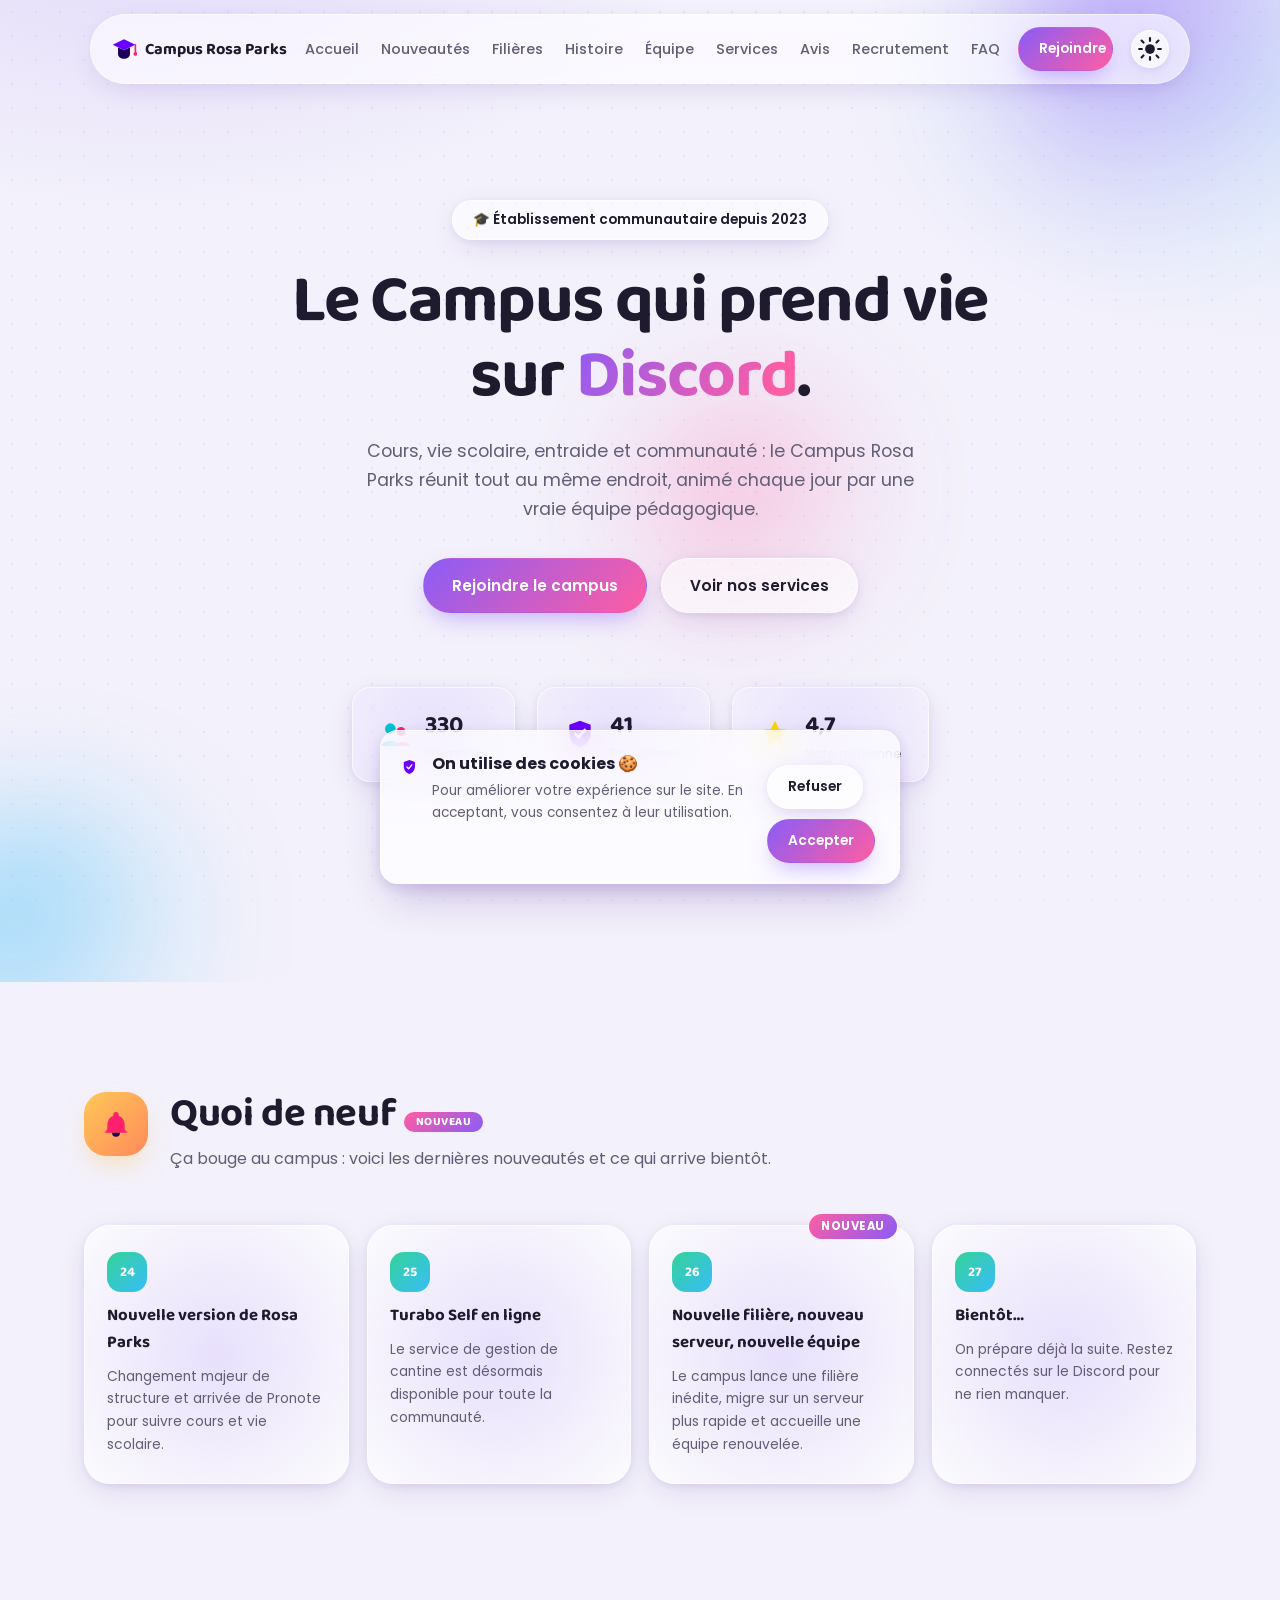
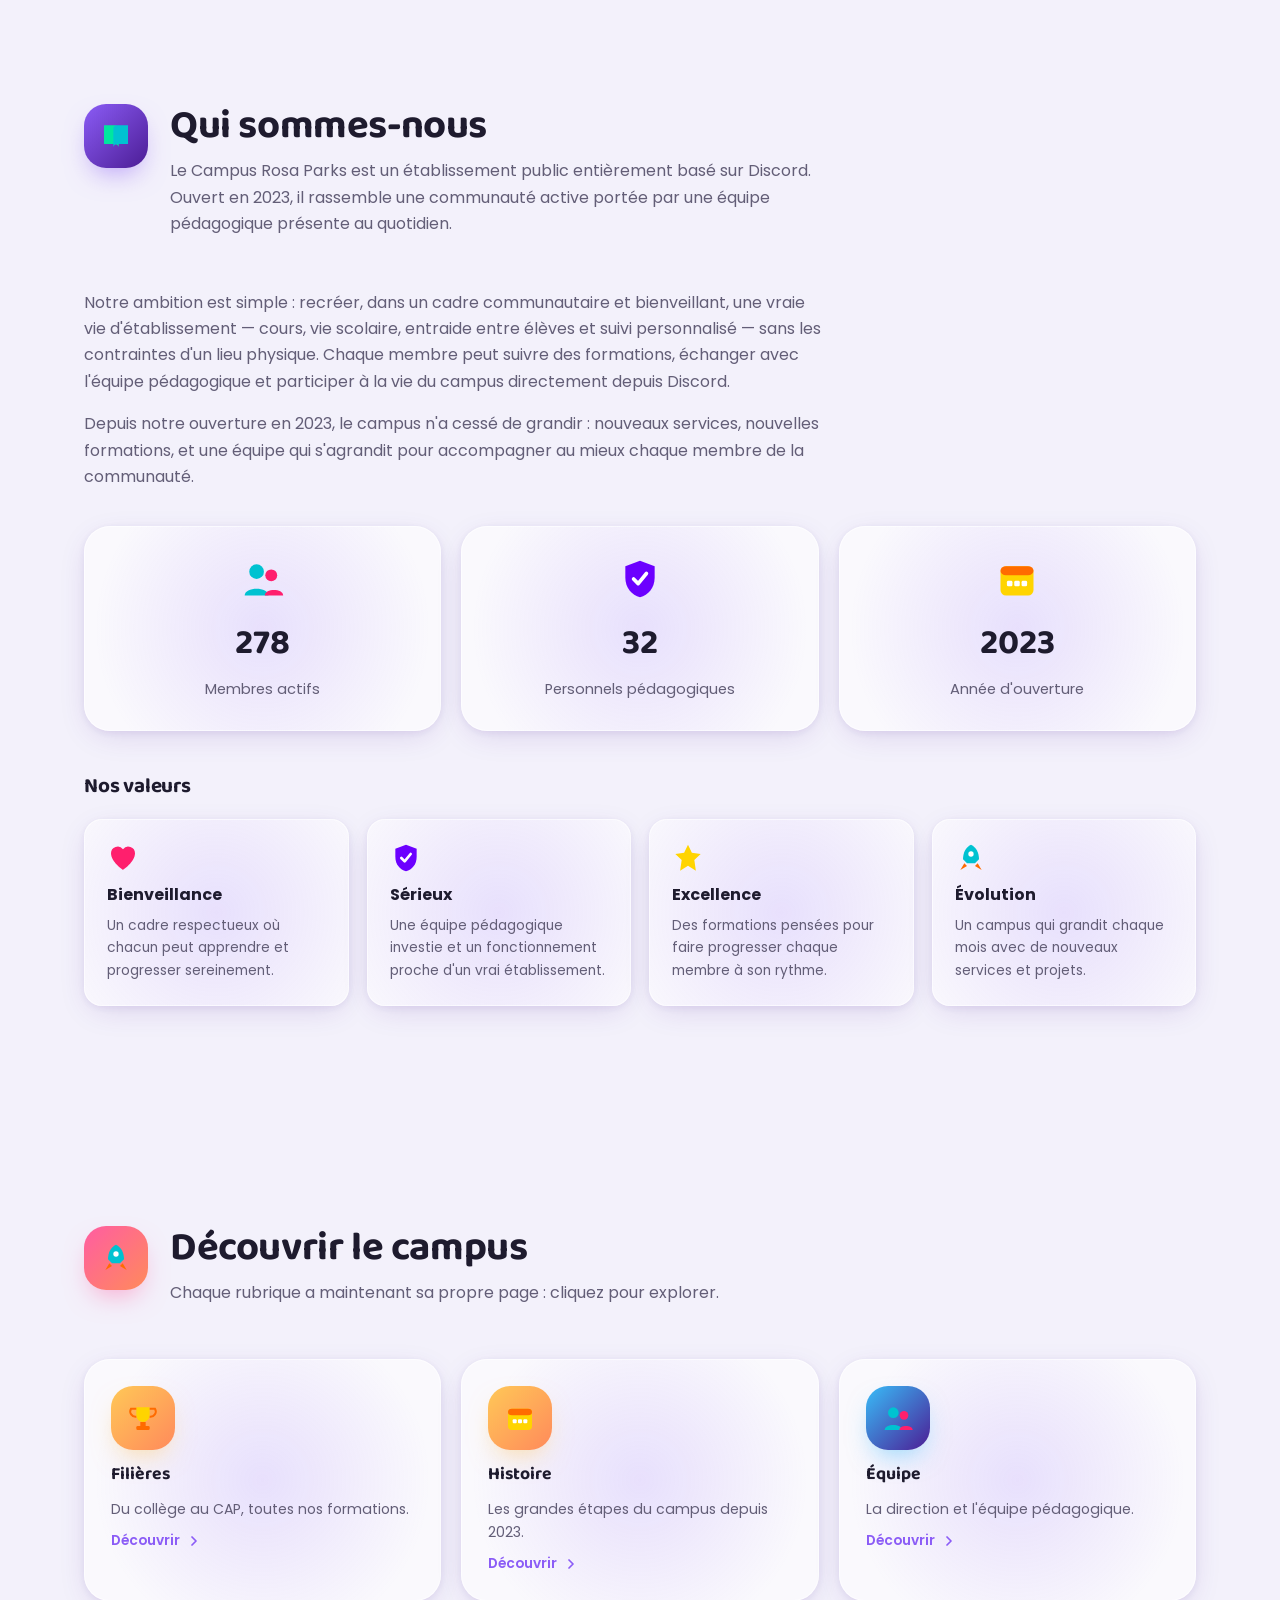
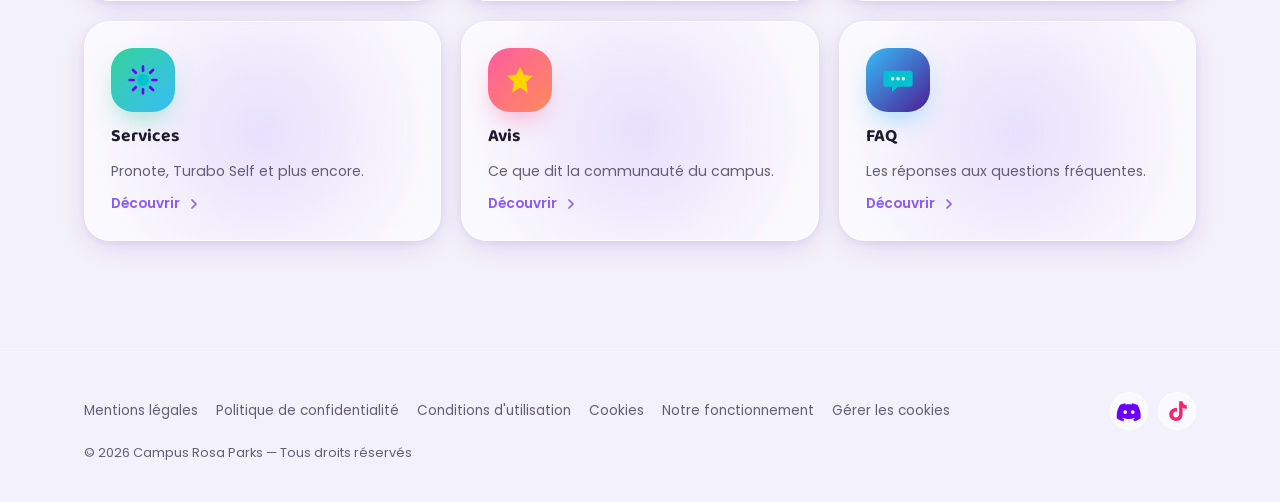
<file: index.html>
<!DOCTYPE html>
<html lang="fr">
<head>
<meta charset="UTF-8">
<meta name="viewport" content="width=device-width, initial-scale=1, viewport-fit=cover">
<title>Campus Rosa Parks — L'école qui vit sur Discord</title>
<meta name="description" content="Campus Rosa Parks, établissement public communautaire sur Discord depuis 2023.">
<link rel="preconnect" href="https://fonts.googleapis.com">
<link rel="preconnect" href="https://fonts.gstatic.com" crossorigin>
<link href="https://fonts.googleapis.com/css2?family=Baloo+2:wght@500;600;700;800&family=Poppins:wght@400;500;600;700&display=swap" rel="stylesheet">
<style>
/* =========================================================
   CAMPUS ROSA PARKS — DESIGN SYSTEM v2 (Glassmorphism)
   ========================================================= */

:root{
  /* Palette — dégradés doux */
  --sun:#FFC857;
  --tang:#FF8A5B;
  --pink:#FF5DA2;
  --purple:#8B5CF6;
  --deep:#4C1D95;
  --blue:#38BDF8;
  --green:#34D399;
  --ink:#1E1B2E;
  --paper:#F3F1FB;
  --paper-2:#FFFFFF;
  --muted:#635E77;
  --line:rgba(30,27,46,.12);
  --nav-bg:rgba(255,255,255,.6);
  --nav-border:rgba(255,255,255,.5);
  --dot:rgba(139,92,246,.10);

  /* Glass tokens */
  --glass-bg:rgba(255,255,255,.55);
  --glass-bg-2:rgba(255,255,255,.72);
  --glass-border:rgba(255,255,255,.6);
  --glass-shadow:0 8px 32px -8px rgba(76,29,149,.18), 0 2px 8px rgba(76,29,149,.08);
  --glass-shadow-hover:0 20px 44px -12px rgba(76,29,149,.30), 0 4px 14px rgba(76,29,149,.12);
  --blur:18px;

  /* Type */
  --font-display:'Baloo 2', system-ui, sans-serif;
  --font-body:'Poppins', system-ui, -apple-system, sans-serif;

  /* Radii & ombres */
  --r-sm:10px;
  --r-md:18px;
  --r-lg:26px;
  --r-pill:999px;
  --bw:1px;
  --shadow-sm:var(--glass-shadow);
  --shadow-md:var(--glass-shadow-hover);
  --shadow-lg:0 30px 60px -16px rgba(76,29,149,.35);

  --ease:cubic-bezier(.16,1,.3,1);
}

@media (prefers-color-scheme: dark){
  :root:not([data-theme="light"]){
    --paper:#0E0B1C;
    --paper-2:#171329;
    --ink:#F1EEFB;
    --muted:#A79FC9;
    --line:rgba(241,238,251,.10);
    --nav-bg:rgba(23,19,41,.55);
    --nav-border:rgba(255,255,255,.08);
    --dot:rgba(139,92,246,.16);
    --glass-bg:rgba(255,255,255,.05);
    --glass-bg-2:rgba(255,255,255,.08);
    --glass-border:rgba(255,255,255,.1);
    --glass-shadow:0 8px 32px -8px rgba(0,0,0,.5);
    --glass-shadow-hover:0 20px 50px -12px rgba(0,0,0,.6);
  }
}
:root[data-theme="dark"]{
  --paper:#0E0B1C;
  --paper-2:#171329;
  --ink:#F1EEFB;
  --muted:#A79FC9;
  --line:rgba(241,238,251,.10);
  --nav-bg:rgba(23,19,41,.55);
  --nav-border:rgba(255,255,255,.08);
  --dot:rgba(139,92,246,.16);
  --glass-bg:rgba(255,255,255,.05);
  --glass-bg-2:rgba(255,255,255,.08);
  --glass-border:rgba(255,255,255,.1);
  --glass-shadow:0 8px 32px -8px rgba(0,0,0,.5);
  --glass-shadow-hover:0 20px 50px -12px rgba(0,0,0,.6);
}

/* ---------- Reset ---------- */
*,*::before,*::after{box-sizing:border-box;}
html,body{margin:0; padding:0;}
html{scroll-behavior:smooth; scroll-padding-top:130px;}
body{
  background:
    radial-gradient(900px 500px at 12% -10%, rgba(139,92,246,.16), transparent 60%),
    radial-gradient(800px 460px at 100% 10%, rgba(56,189,248,.14), transparent 55%),
    radial-gradient(var(--dot) 1.4px, transparent 1.4px) 0 0/24px 24px,
    var(--paper);
  background-attachment:fixed;
  color:var(--ink);
  font-family:var(--font-body);
  padding-top:env(safe-area-inset-top,0px);
  padding-bottom:env(safe-area-inset-bottom,0px);
  overflow-x:hidden;
}
h1,h2,h3{font-family:var(--font-display); line-height:1.12; margin:0; letter-spacing:-.01em;}
p{margin:0; color:var(--muted); line-height:1.65;}
a{color:inherit; text-decoration:none;}
button{font-family:inherit; cursor:pointer;}
img{max-width:100%; display:block;}
.wrap{max-width:1160px; margin:0 auto; padding:0 24px;}
::selection{background:var(--purple); color:#fff;}

/* ---------- Icons ---------- */
.icon{width:22px; height:22px; display:inline-block; vertical-align:middle;}
.icon-xs{width:16px; height:16px;}
.icon-sm{width:26px; height:26px;}
.icon-md{width:32px; height:32px;}
.icon-lg{width:44px; height:44px;}

/* ---------- Glass base (mixin-like, reused via multiple selectors) ---------- */
.float-card,.value-card,.filiere-card,.bento-card,.member-card,.svc-card,.quick-card,
.review-card,.step,.news-card,.faq-item,.timeline-item b,.cookie-banner,.refused-box,
.back-to-top,.theme-toggle,.nav-inner,.legal-note,.status,.role-tag{
  backdrop-filter:blur(var(--blur)) saturate(160%);
  -webkit-backdrop-filter:blur(var(--blur)) saturate(160%);
}

/* ---------- Buttons ---------- */
.btn{
  display:inline-flex; align-items:center; gap:8px;
  padding:15px 28px; border-radius:var(--r-pill);
  font-weight:600; font-size:.96rem; border:1px solid transparent;
  transition:transform .35s var(--ease), box-shadow .35s var(--ease), background .35s var(--ease), filter .35s var(--ease);
  position:relative; overflow:hidden;
}
.btn-sm{padding:11px 20px; font-size:.86rem;}
.btn-primary{
  background:linear-gradient(135deg, var(--purple), var(--pink));
  color:#fff;
  box-shadow:0 10px 24px -8px rgba(139,92,246,.55);
}
.btn-primary:hover{transform:translateY(-3px); box-shadow:0 16px 34px -8px rgba(139,92,246,.65); filter:brightness(1.06);}
.btn-primary:active{transform:translateY(-1px) scale(.98);}
.btn-ghost{
  background:var(--glass-bg); color:var(--ink); border:1px solid var(--glass-border);
  box-shadow:var(--glass-shadow);
}
.btn-ghost:hover{transform:translateY(-3px); box-shadow:var(--glass-shadow-hover); background:var(--glass-bg-2);}
.btn-ghost:active{transform:translateY(-1px) scale(.98);}

/* ---------- Reveal-on-scroll ---------- */
.reveal{transition:opacity .8s var(--ease), transform .8s var(--ease);}

/* =========================================================
   NAVIGATION — capsule flottante en verre
   ========================================================= */
.nav-float{
  position:fixed; top:14px; left:0; right:0; z-index:200;
  padding-top:env(safe-area-inset-top,0px);
  display:flex; justify-content:center; padding-left:16px; padding-right:16px;
}
.nav-inner{
  width:100%; max-width:1100px;
  display:flex; align-items:center; justify-content:space-between; gap:18px;
  background:var(--nav-bg);
  border:1px solid var(--nav-border);
  border-radius:var(--r-pill);
  padding:12px 20px;
  box-shadow:0 8px 30px -10px rgba(76,29,149,.20);
  transition:box-shadow .3s var(--ease), background .3s var(--ease), transform .3s var(--ease);
}
.nav-float.scrolled .nav-inner{box-shadow:0 14px 40px -10px rgba(76,29,149,.30); transform:translateY(2px);}
.brand{display:flex; align-items:center; gap:8px; font-family:var(--font-display); font-weight:700; font-size:1.02rem; white-space:nowrap;}
.nav-links{display:flex; gap:22px;}
.nav-links a{font-size:.9rem; font-weight:500; color:var(--muted); transition:color .25s;}
.nav-links a:hover{color:var(--purple);}
.nav-cta{white-space:nowrap;}
.nav-burger{display:none; background:none; border:none; color:var(--ink); padding:6px;}
.theme-toggle{
  display:flex; align-items:center; justify-content:center; flex-shrink:0;
  width:38px; height:38px; border-radius:50%; border:1px solid var(--glass-border);
  background:var(--glass-bg); color:var(--ink); padding:0; box-shadow:var(--glass-shadow);
  transition:transform .35s var(--ease), box-shadow .35s var(--ease), background .3s ease;
}
.theme-toggle:hover{transform:translateY(-2px) rotate(-12deg); background:var(--glass-bg-2);}
.theme-toggle .icon-moon{display:none;}
:root[data-theme="dark"] .theme-toggle .icon-sun{display:none;}
:root[data-theme="dark"] .theme-toggle .icon-moon{display:block;}

@media (max-width:900px){
  .nav-links{
    position:fixed; top:96px; left:16px; right:16px;
    background:var(--glass-bg-2); border:1px solid var(--glass-border); border-radius:var(--r-md); box-shadow:var(--glass-shadow-hover);
    flex-direction:column; padding:18px; gap:14px; backdrop-filter:blur(24px) saturate(160%);
    transform:translateY(-14px) scale(.97); opacity:0; pointer-events:none; transition:.35s var(--ease);
  }
  .nav-links.open{transform:translateY(0) scale(1); opacity:1; pointer-events:auto;}
  .nav-cta{display:none;}
  .nav-burger{display:block;}
}

/* =========================================================
   HERO
   ========================================================= */
.hero{
  position:relative; padding:200px 24px 200px; overflow:hidden;
  text-align:center; isolation:isolate;
}
.blob{
  position:absolute; border-radius:50%; filter:blur(60px); opacity:.55; z-index:-1;
  animation:blob-float 14s var(--ease) infinite alternate;
}
.blob-a{width:360px; height:360px; top:-120px; right:-80px; background:radial-gradient(circle at 30% 30%, var(--purple), transparent 70%); animation-delay:0s;}
.blob-b{width:320px; height:320px; bottom:-140px; left:-100px; background:radial-gradient(circle at 30% 30%, var(--blue), transparent 70%); animation-delay:-4s;}
.blob-c{width:260px; height:260px; top:40%; left:50%; background:radial-gradient(circle at 30% 30%, var(--pink), transparent 70%); animation-delay:-8s; opacity:.4;}
@keyframes blob-float{
  0%{transform:translate(0,0) scale(1);}
  100%{transform:translate(30px,-24px) scale(1.12);}
}
.hero::before,.hero::after{content:none;}
.hero-content{max-width:720px; margin:0 auto;}
.badge{
  display:inline-block; background:var(--glass-bg); color:var(--ink); border:1px solid var(--glass-border);
  padding:9px 20px; border-radius:var(--r-pill); font-size:.85rem; font-weight:600;
  margin-bottom:24px; box-shadow:var(--glass-shadow);
  animation:fade-down .8s var(--ease) both;
}
@keyframes fade-down{from{opacity:0; transform:translateY(-10px);} to{opacity:1; transform:translateY(0);}}
.hero h1{font-size:clamp(2.4rem,6vw,4.2rem); font-weight:700; letter-spacing:-.02em;}
.text-gradient{
  background:linear-gradient(120deg, var(--purple), var(--pink), var(--blue), var(--purple));
  background-size:300% auto;
  -webkit-background-clip:text; background-clip:text; color:transparent;
  animation:gradient-shift 6s ease infinite;
}
@keyframes gradient-shift{
  0%{background-position:0% 50%;} 50%{background-position:100% 50%;} 100%{background-position:0% 50%;}
}
.hero .lede{max-width:52ch; margin:22px auto 0; font-size:1.1rem;}
.hero-actions{display:flex; gap:14px; justify-content:center; margin-top:34px; flex-wrap:wrap;}

.hero-cards{
  position:relative; max-width:900px; margin:74px auto 0;
  display:flex; justify-content:center; gap:22px; flex-wrap:wrap;
}
.float-card{
  background:var(--glass-bg); border:1px solid var(--glass-border); border-radius:var(--r-md); box-shadow:var(--glass-shadow);
  padding:18px 26px; display:flex; align-items:center; gap:14px; text-align:left;
  animation:float-card 6s ease-in-out infinite;
  transition:box-shadow .35s var(--ease), transform .35s var(--ease);
}
.float-card:hover{box-shadow:var(--glass-shadow-hover);}
.float-card div{display:flex; flex-direction:column;}
.float-card b{font-family:var(--font-display); font-size:1.5rem;}
.float-card span{font-size:.8rem; color:var(--muted);}
.fc-1{animation-delay:0s;}
.fc-2{transform:translateY(18px); animation-delay:-2s;}
.fc-3{animation-delay:-4s;}
@keyframes float-card{
  0%,100%{transform:translateY(0);}
  50%{transform:translateY(-14px);}
}

/* =========================================================
   SECTIONS
   ========================================================= */
.section{padding:110px 0; position:relative;}
.section.alt{background:transparent;}
.section.first{padding-top:200px;}
.section.first::before{
  content:""; position:absolute; top:-40px; left:50%; width:600px; height:280px; transform:translateX(-50%);
  background:radial-gradient(ellipse at center, rgba(139,92,246,.20), transparent 70%);
  filter:blur(30px); z-index:-1; pointer-events:none;
}
.legal-hero::before{
  content:""; position:absolute; top:-20px; left:50%; width:520px; height:240px; transform:translateX(-50%);
  background:radial-gradient(ellipse at center, rgba(56,189,248,.18), transparent 70%);
  filter:blur(30px); z-index:-1; pointer-events:none;
}
.section-head{display:flex; align-items:flex-start; gap:22px; margin-bottom:52px; max-width:760px;}
.section-head h2{font-size:clamp(1.8rem,3.6vw,2.5rem); font-weight:700; margin-bottom:10px;}
.icon-badge{
  width:64px; height:64px; border-radius:22px; flex-shrink:0;
  display:flex; align-items:center; justify-content:center; box-shadow:var(--glass-shadow);
  transition:transform .4s var(--ease);
}
.icon-badge .icon{width:32px; height:32px;}
.grad-purple{background:linear-gradient(135deg,#8B5CF6,#4C1D95); color:#fff; box-shadow:0 12px 26px -8px rgba(139,92,246,.55);}
.grad-blue{background:linear-gradient(135deg,#38BDF8,#4C1D95); color:#fff; box-shadow:0 12px 26px -8px rgba(56,189,248,.5);}
.grad-pink{background:linear-gradient(135deg,#FF5DA2,#FF8A5B); color:#fff; box-shadow:0 12px 26px -8px rgba(255,93,162,.5);}
.grad-green{background:linear-gradient(135deg,#34D399,#38BDF8); color:#fff; box-shadow:0 12px 26px -8px rgba(52,211,153,.5);}
.grad-orange{background:linear-gradient(135deg,#FFC857,#FF8A5B); color:#fff; box-shadow:0 12px 26px -8px rgba(255,200,87,.5);}
.grad-muted{background:var(--glass-bg); color:var(--muted); border:1px solid var(--glass-border); box-shadow:none;}

/* ---- Texte long & valeurs ---- */
.text-block{max-width:74ch; display:flex; flex-direction:column; gap:16px; margin-bottom:36px;}
.text-block p{font-size:1rem;}
.sub-title{font-size:1.3rem; font-weight:700; margin:44px 0 20px;}
.values-grid{display:grid; grid-template-columns:repeat(4,1fr); gap:18px;}
.value-card{
  background:var(--glass-bg); border:1px solid var(--glass-border); border-radius:var(--r-md);
  padding:22px; display:flex; flex-direction:column; gap:8px; align-items:flex-start;
  box-shadow:var(--glass-shadow);
  transition:transform .4s var(--ease), box-shadow .4s var(--ease), background .4s var(--ease);
}
.value-card:hover{transform:translateY(-6px); box-shadow:var(--glass-shadow-hover); background:var(--glass-bg-2);}
.value-card b{font-size:1rem;}
.value-card p{font-size:.86rem;}

/* ---- Filières ---- */
.filiere-grid{display:grid; grid-template-columns:repeat(2,1fr); gap:20px;}
.filiere-card{
  background:var(--glass-bg); border:1px solid var(--glass-border); border-radius:var(--r-lg);
  padding:26px 28px; display:flex; flex-direction:column; gap:14px; box-shadow:var(--glass-shadow);
  transition:transform .4s var(--ease), box-shadow .4s var(--ease), background .4s var(--ease);
}
.filiere-card:hover{transform:translateY(-6px); box-shadow:var(--glass-shadow-hover); background:var(--glass-bg-2);}
.filiere-card-head{display:flex; align-items:center; gap:12px;}
.filiere-card-head .icon-badge{width:44px; height:44px; border-radius:16px;}
.filiere-card-head .icon-badge .icon{width:22px; height:22px;}
.filiere-card-head b{font-family:var(--font-display); font-size:1.08rem;}
.filiere-list{list-style:none; margin:0; padding:0; display:flex; flex-direction:column; gap:8px;}
.filiere-list li{
  font-size:.92rem; color:var(--ink); display:flex; align-items:center; gap:10px;
  padding:9px 12px; border-radius:var(--r-sm); background:rgba(255,255,255,.35); border:1px solid var(--glass-border);
}
:root[data-theme="dark"] .filiere-list li{background:rgba(255,255,255,.04);}
.filiere-list li .icon{width:8px; height:8px; border-radius:50%; background:var(--purple); flex-shrink:0;}

/* ---- Frise chronologique ---- */
.timeline{position:relative; display:flex; flex-direction:column; gap:34px; padding-left:30px; border-left:2px solid transparent;
  border-image:linear-gradient(var(--purple),var(--blue)) 1;}
.timeline-item{position:relative;}
.timeline-dot{
  position:absolute; left:-38px; top:0; width:16px; height:16px; border-radius:50%;
  background:linear-gradient(135deg,var(--purple),var(--pink)); box-shadow:0 0 0 4px var(--glass-bg), 0 0 14px rgba(139,92,246,.6);
}
.timeline-item b{display:block; font-size:1.02rem; margin-bottom:4px; backdrop-filter:none;}
.timeline-item p{font-size:.92rem; max-width:60ch;}

/* ---- Bento (Qui sommes-nous) ---- */
.bento{display:grid; grid-template-columns:repeat(3,1fr); gap:20px;}
.bento-card{
  background:var(--glass-bg); border:1px solid var(--glass-border); border-radius:var(--r-lg);
  padding:30px; text-align:center; display:flex; flex-direction:column; align-items:center; gap:8px;
  box-shadow:var(--glass-shadow); transition:transform .4s var(--ease), box-shadow .4s var(--ease);
}
.bento-card:hover{transform:translateY(-8px); box-shadow:var(--glass-shadow-hover);}
.bento-card .icon-lg{margin-bottom:6px;}
.bento-card b{font-family:var(--font-display); font-size:2.2rem;}
.bento-card span{color:var(--muted); font-size:.92rem;}

/* ---- Équipe ---- */
.team-group{margin-bottom:44px;}
.team-group h3{
  display:flex; align-items:center; gap:8px; font-size:1rem; font-weight:600;
  color:var(--purple); margin-bottom:18px;
}
.team-grid{display:grid; grid-template-columns:repeat(3,1fr); gap:18px;}
.member-card{
  background:var(--glass-bg); border:1px solid var(--glass-border); border-radius:var(--r-md);
  padding:24px; display:flex; flex-direction:column; gap:6px; align-items:flex-start; box-shadow:var(--glass-shadow);
  transition:transform .4s var(--ease), box-shadow .4s var(--ease);
}
.member-card:hover{transform:translateY(-6px); box-shadow:var(--glass-shadow-hover);}
.member-card.wide{grid-column:span 2;}
.member-card.empty{opacity:.6;}
.avatar{
  width:46px; height:46px; border-radius:16px; color:#fff; font-weight:700; font-size:.85rem;
  display:flex; align-items:center; justify-content:center; margin-bottom:6px;
}
.avatar.sm{width:34px; height:34px; margin:0;}
.member-card b{font-size:1rem;}
.role-tag{
  font-size:.76rem; color:var(--muted); background:rgba(255,255,255,.4); border:1px solid var(--glass-border);
  padding:4px 12px; border-radius:var(--r-pill);
}
:root[data-theme="dark"] .role-tag{background:rgba(255,255,255,.05);}
.member-card a{font-size:.86rem; color:var(--blue);}
.member-card a:hover{color:var(--pink);}
.member-card .na{font-size:.86rem; color:var(--muted);}

/* ---- Services ---- */
.svc-grid{display:grid; grid-template-columns:repeat(3,1fr); gap:20px;}
.svc-card{
  background:var(--glass-bg); border:1px solid var(--glass-border); border-radius:var(--r-lg);
  padding:30px; display:flex; flex-direction:column; gap:10px; align-items:flex-start; box-shadow:var(--glass-shadow);
  transition:transform .4s var(--ease), box-shadow .4s var(--ease), border-color .4s var(--ease);
}
.svc-card:hover{transform:translateY(-8px); box-shadow:var(--glass-shadow-hover); border-color:var(--purple);}
.svc-card b{font-family:var(--font-display); font-size:1.2rem;}
.svc-card p{font-size:.9rem;}
.svc-card.soon{opacity:.6;}
.status{font-size:.76rem; font-weight:700; padding:5px 14px; border-radius:var(--r-pill); border:1px solid var(--glass-border);}
.status.ok{background:linear-gradient(135deg,var(--green),var(--blue)); color:#fff; border:none;}
.status.wait{background:var(--glass-bg); color:var(--muted);}

/* ---- Avis / carrousel ---- */
.carousel{max-width:640px; margin:0 auto;}
.carousel-track{display:flex; transition:transform .6s var(--ease);}
.carousel-slide{min-width:100%; padding:4px;}
.review-card{
  background:var(--glass-bg); border:1px solid var(--glass-border); border-radius:var(--r-lg);
  padding:36px; text-align:center; box-shadow:var(--glass-shadow);
}
.review-card.invite{display:flex; flex-direction:column; align-items:center; gap:14px;}
.stars{display:flex; gap:4px; justify-content:center; color:var(--sun); margin-bottom:14px;}
.review-card p{font-family:var(--font-display); font-size:1.15rem; color:var(--ink); margin-bottom:18px;}
.who{display:flex; align-items:center; justify-content:center; gap:10px;}
.who b{font-size:.92rem;}
.carousel-controls{display:flex; align-items:center; justify-content:center; gap:18px; margin-top:24px;}
.carousel-controls button{
  width:42px; height:42px; border-radius:50%; border:1px solid var(--glass-border);
  background:var(--glass-bg); display:flex; align-items:center; justify-content:center;
  transition:background .3s ease, color .3s ease, transform .3s var(--ease);
}
.carousel-controls button:hover{background:linear-gradient(135deg,var(--purple),var(--pink)); color:#fff; transform:translateY(-2px);}
.carousel-dots{display:flex; gap:8px;}
.carousel-dots span{width:8px; height:8px; border-radius:50%; background:var(--line); transition:background .3s ease, transform .3s ease;}
.carousel-dots span.active{background:linear-gradient(135deg,var(--purple),var(--pink)); transform:scale(1.3);}

/* ---- Recrutement ---- */
.steps{display:grid; grid-template-columns:repeat(3,1fr); gap:20px; margin-bottom:40px;}
.step{
  position:relative; background:var(--glass-bg); border:1px solid var(--glass-border); border-radius:var(--r-lg);
  padding:32px 26px; display:flex; flex-direction:column; gap:8px; align-items:flex-start; box-shadow:var(--glass-shadow);
  transition:transform .4s var(--ease), box-shadow .4s var(--ease);
}
.step:hover{transform:translateY(-6px); box-shadow:var(--glass-shadow-hover);}
.step-n{
  position:absolute; top:-14px; right:20px; width:32px; height:32px; border-radius:50%;
  background:linear-gradient(135deg,var(--pink),var(--purple)); color:#fff;
  display:flex; align-items:center; justify-content:center; font-weight:700; font-size:.85rem;
  box-shadow:0 6px 16px -4px rgba(139,92,246,.6);
}
.step b{font-size:1.05rem; margin-top:6px;}
.step p{font-size:.9rem;}
.cta-banner{
  background:linear-gradient(135deg,var(--deep),var(--purple),var(--pink)); background-size:200% auto;
  color:#fff; border-radius:var(--r-lg); padding:36px 40px;
  display:flex; align-items:center; justify-content:space-between; gap:24px; flex-wrap:wrap;
  box-shadow:0 20px 44px -14px rgba(76,29,149,.5); animation:gradient-shift 8s ease infinite;
}
.cta-banner b{font-family:var(--font-display); font-size:1.2rem; display:block; margin-bottom:6px;}
.cta-banner p{color:rgba(255,255,255,.78);}

/* ---- FAQ ---- */
.faq-list{max-width:760px; display:flex; flex-direction:column; gap:12px;}
.faq-item{
  border-bottom:none; background:var(--glass-bg); border:1px solid var(--glass-border);
  border-radius:var(--r-md); box-shadow:var(--glass-shadow); overflow:hidden;
  transition:box-shadow .3s var(--ease);
}
.faq-item.open{box-shadow:var(--glass-shadow-hover);}
.faq-q{
  width:100%; background:none; border:none; text-align:left; padding:20px 22px;
  display:flex; justify-content:space-between; align-items:center; font-weight:600; font-size:1rem; color:var(--ink);
}
.faq-q .icon{transition:transform .35s var(--ease); color:var(--muted);}
.faq-item.open .faq-q .icon{transform:rotate(180deg); color:var(--purple);}
.faq-a{max-height:0; overflow:hidden; transition:max-height .4s var(--ease);}
.faq-a p{padding:0 22px 20px;}

/* =========================================================
   FOOTER
   ========================================================= */
footer{border-top:1px solid var(--glass-border); padding:40px 0; position:relative;}
.footer-inner{display:flex; flex-direction:row; align-items:center; justify-content:space-between; flex-wrap:wrap; gap:14px;}
.footer-inner .footer-base{order:3; width:100%;}
.footer-links{display:flex; gap:18px; flex-wrap:wrap; align-items:center;}
.footer-links a, .link-btn{font-size:.85rem; color:var(--muted); background:none; border:none; padding:0; transition:color .25s;}
.footer-links a:hover, .link-btn:hover{color:var(--pink);}
.footer-base{font-size:.8rem; color:var(--muted);}
.footer-social{display:flex; gap:10px;}
.footer-social a{
  width:38px; height:38px; border-radius:50%; border:1px solid var(--glass-border);
  background:var(--glass-bg); display:flex; align-items:center; justify-content:center;
  color:var(--muted); transition:transform .35s var(--ease), color .3s ease, background .3s ease;
}
.footer-social a:hover{transform:translateY(-4px); color:#fff; background:linear-gradient(135deg,var(--purple),var(--pink));}
@media (max-width:640px){.footer-inner{flex-direction:column; align-items:flex-start;}}

/* =========================================================
   COOKIES
   ========================================================= */
.cookie-banner{
  position:fixed; left:16px; right:16px; bottom:calc(16px + env(safe-area-inset-bottom,0px));
  max-width:520px; margin:0 auto; z-index:300;
  background:var(--glass-bg-2); border:1px solid var(--glass-border); border-radius:var(--r-md);
  box-shadow:var(--glass-shadow-hover); padding:20px; display:flex; gap:14px; align-items:flex-start;
  animation:fade-up .5s var(--ease) both;
}
@keyframes fade-up{from{opacity:0; transform:translateY(20px);} to{opacity:1; transform:translateY(0);}}
.cookie-text b{display:block; margin-bottom:4px;}
.cookie-text p{font-size:.85rem;}
.cookie-actions{display:flex; gap:10px; margin-top:14px; flex-wrap:wrap;}
@media (max-width:520px){.cookie-banner{flex-direction:column;}}

.refused-overlay{
  display:none; position:fixed; inset:0; z-index:400; background:rgba(10,7,20,.55);
  align-items:center; justify-content:center; padding:24px; backdrop-filter:blur(10px);
}
.refused-box{
  background:var(--glass-bg-2); border:1px solid var(--glass-border); border-radius:var(--r-lg); padding:40px;
  max-width:380px; text-align:center; box-shadow:var(--glass-shadow-hover);
  animation:fade-up .4s var(--ease) both;
}
.refused-box h3{margin:14px 0 8px; font-size:1.3rem;}
.refused-box p{margin-bottom:20px; font-size:.92rem;}

/* =========================================================
   BACK TO TOP
   ========================================================= */
.back-to-top{
  position:fixed; right:20px; bottom:calc(20px + env(safe-area-inset-bottom,0px));
  width:48px; height:48px; border-radius:50%; border:1px solid var(--glass-border); z-index:150;
  background:linear-gradient(135deg,var(--purple),var(--pink)); color:#fff;
  display:flex; align-items:center; justify-content:center;
  box-shadow:0 10px 26px -8px rgba(139,92,246,.6); cursor:pointer;
  opacity:0; transform:translateY(12px) scale(.9); pointer-events:none;
  transition:opacity .3s var(--ease), transform .3s var(--ease);
}
.back-to-top.visible{opacity:1; transform:translateY(0) scale(1); pointer-events:auto;}
.back-to-top:hover{transform:translateY(-4px) scale(1.05);}
.back-to-top .icon{transform:rotate(-90deg);}

/* ---- Ajouts : pages dediees ---- */
.section-head .icon-badge, .quick-card .icon-badge{transition:transform .4s var(--ease);}
.filiere-card:hover .icon-badge, .svc-card:hover .icon-badge, .bento-card:hover .icon-lg,
.member-card:hover .avatar, .quick-card:hover .icon-badge{transform:rotate(-8deg) scale(1.1);}

main{animation:page-in .7s var(--ease) both;}
@keyframes page-in{from{opacity:0; transform:translateY(14px);} to{opacity:1; transform:translateY(0);}}

.nav-links a{position:relative;}
.nav-links a::after{
  content:""; position:absolute; left:0; right:100%; bottom:-4px; height:2px; border-radius:2px;
  background:linear-gradient(90deg,var(--purple),var(--pink)); transition:right .3s var(--ease);
}
.nav-links a:hover::after{right:0;}

.section.first{padding-top:200px;}
.back-home{display:inline-flex; align-items:center; gap:8px; margin-bottom:8px; color:var(--purple); font-weight:600; font-size:.9rem; transition:gap .3s var(--ease);}
.back-home:hover{gap:12px;}
.back-home .icon{transform:rotate(180deg); width:16px; height:16px;}

.quick-links{display:grid; grid-template-columns:repeat(3,1fr); gap:20px;}
.quick-card{
  background:var(--glass-bg); border:1px solid var(--glass-border); border-radius:var(--r-lg);
  padding:26px; display:flex; flex-direction:column; gap:10px; align-items:flex-start; box-shadow:var(--glass-shadow);
  transition:transform .4s var(--ease), box-shadow .4s var(--ease), border-color .4s var(--ease);
}
.quick-card:hover{transform:translateY(-8px); box-shadow:var(--glass-shadow-hover); border-color:var(--purple);}
.quick-card b{font-family:var(--font-display); font-size:1.1rem;}
.quick-card p{font-size:.88rem;}
.quick-card .go{font-size:.86rem; font-weight:600; color:var(--purple); display:inline-flex; align-items:center; gap:6px; transition:gap .3s var(--ease);}
.quick-card:hover .go{gap:10px;}
@media (max-width:900px){.quick-links{grid-template-columns:1fr 1fr;}}
@media (max-width:640px){.quick-links{grid-template-columns:1fr;}}

/* =========================================================
   Bandeau d'annonces défilant
   ========================================================= */
.ticker{
  position:fixed; top:0; left:0; right:0; z-index:199;
  background:var(--glass-bg-2); color:var(--ink); overflow:hidden; white-space:nowrap;
  border-bottom:1px solid var(--glass-border); backdrop-filter:blur(16px) saturate(160%);
}
.ticker-track{
  display:inline-flex; align-items:center; gap:48px; padding:8px 0;
  animation:ticker-scroll 26s linear infinite;
}
.ticker-track span{display:inline-flex; align-items:center; gap:10px; font-size:.82rem; font-weight:600; letter-spacing:.01em;}
.ticker-track span b{background:linear-gradient(90deg,var(--purple),var(--pink)); -webkit-background-clip:text; background-clip:text; color:transparent;}
@keyframes ticker-scroll{
  0%{transform:translateX(0);}
  100%{transform:translateX(-50%);}
}

.new-flag{
  display:inline-flex; align-items:center; gap:6px; background:linear-gradient(135deg,var(--pink),var(--purple)); color:#fff;
  border:none; border-radius:var(--r-pill); padding:4px 12px;
  font-size:.72rem; font-weight:700; text-transform:uppercase; letter-spacing:.04em;
}
.news-grid{display:grid; grid-template-columns:repeat(4,1fr); gap:18px;}
.news-card{
  position:relative; background:var(--glass-bg); border:1px solid var(--glass-border); border-radius:var(--r-lg);
  padding:26px 22px; display:flex; flex-direction:column; gap:10px; align-items:flex-start;
  box-shadow:var(--glass-shadow); transition:transform .4s var(--ease), box-shadow .4s var(--ease);
}
.news-card:hover{transform:translateY(-6px); box-shadow:var(--glass-shadow-hover);}
.news-card .new-flag{position:absolute; top:-12px; right:16px;}
.news-card b{font-family:var(--font-display); font-size:1.05rem;}
.news-card p{font-size:.86rem;}
.news-year{
  display:inline-flex; align-items:center; justify-content:center; width:40px; height:40px;
  border-radius:14px; background:linear-gradient(135deg,var(--green),var(--blue));
  font-family:var(--font-display); font-weight:700; font-size:.85rem; color:#fff;
}
@media (max-width:900px){.news-grid{grid-template-columns:1fr 1fr;}}
@media (max-width:640px){.news-grid{grid-template-columns:1fr;}}

/* =========================================================
   RESPONSIVE
   ========================================================= */
@media (max-width:900px){
  .bento, .svc-grid, .steps, .team-grid{grid-template-columns:1fr 1fr;}
  .values-grid, .filiere-grid{grid-template-columns:1fr 1fr;}
  .member-card.wide{grid-column:span 2;}
}
@media (max-width:640px){
  .hero{padding:170px 20px 200px;}
  .bento, .svc-grid, .steps, .team-grid{grid-template-columns:1fr;}
  .values-grid, .filiere-grid{grid-template-columns:1fr;}
  .member-card.wide{grid-column:span 1;}
  .section-head{flex-direction:column;}
  .cta-banner{flex-direction:column; align-items:flex-start;}
}

/* Respect des préférences de mouvement réduit */
@media (prefers-reduced-motion: reduce){
  *{animation-duration:.01ms !important; animation-iteration-count:1 !important; transition-duration:.01ms !important;}
}

</style>
</head>
<body>

<svg style="display:none" aria-hidden="true">
  <symbol id="i-cap" viewBox="0 0 48 48">
    <path d="M24 6 L45 16 L24 26 L3 16 Z" fill="#6C00FF"/>
    <path d="M24 26 L13 21 L13 33 C13 38 18 42 24 42 C30 42 35 38 35 33 L35 21 Z" fill="#1B0057"/>
    <line x1="45" y1="16" x2="45" y2="30" stroke="#FF1F6D" stroke-width="3" stroke-linecap="round"/>
    <circle cx="45" cy="33" r="3.4" fill="#FF1F6D"/>
  </symbol>
  <symbol id="i-chat" viewBox="0 0 48 48">
    <path d="M6 10h36a4 4 0 0 1 4 4v16a4 4 0 0 1-4 4H24l-9 8v-8H6a4 4 0 0 1-4-4V14a4 4 0 0 1 4-4Z" fill="#00C2D1"/>
    <circle cx="16" cy="22" r="2.6" fill="#fff"/><circle cx="24" cy="22" r="2.6" fill="#fff"/><circle cx="32" cy="22" r="2.6" fill="#fff"/>
  </symbol>
  <symbol id="i-calendar" viewBox="0 0 48 48">
    <rect x="6" y="10" width="36" height="32" rx="6" fill="#FFD400"/>
    <rect x="6" y="10" width="36" height="10" rx="6" fill="#FF6B00"/>
    <rect x="13" y="26" width="6" height="6" rx="1.5" fill="#fff"/>
    <rect x="21" y="26" width="6" height="6" rx="1.5" fill="#fff"/>
    <rect x="29" y="26" width="6" height="6" rx="1.5" fill="#fff"/>
  </symbol>
  <symbol id="i-chart" viewBox="0 0 48 48">
    <rect x="4" y="4" width="40" height="40" rx="10" fill="#00E6A0"/>
    <rect x="12" y="26" width="6" height="12" rx="2" fill="#fff"/>
    <rect x="21" y="18" width="6" height="20" rx="2" fill="#fff"/>
    <rect x="30" y="10" width="6" height="28" rx="2" fill="#fff"/>
  </symbol>
  <symbol id="i-trophy" viewBox="0 0 48 48">
    <path d="M14 8h20v12a10 10 0 0 1-20 0Z" fill="#FFD400"/>
    <path d="M14 10H6a8 8 0 0 0 8 12" fill="none" stroke="#FF6B00" stroke-width="3"/>
    <path d="M34 10h8a8 8 0 0 1-8 12" fill="none" stroke="#FF6B00" stroke-width="3"/>
    <rect x="20" y="30" width="8" height="6" fill="#FF6B00"/>
    <rect x="14" y="36" width="20" height="6" rx="2" fill="#FF6B00"/>
  </symbol>
  <symbol id="i-bell" viewBox="0 0 48 48">
    <path d="M24 6a4 4 0 0 1 4 4v2c6 2 9 7 9 14v6l4 5H7l4-5v-6c0-7 3-12 9-14v-2a4 4 0 0 1 4-4Z" fill="#FF1F6D"/>
    <path d="M18 37a6 6 0 0 0 12 0Z" fill="#1B0057"/>
  </symbol>
  <symbol id="i-gear" viewBox="0 0 48 48">
    <circle cx="24" cy="24" r="9" fill="#00C2D1"/>
    <path d="M24 4v6M24 38v6M4 24h6M38 24h6M9 9l4.2 4.2M34.8 34.8L39 39M39 9l-4.2 4.2M13.2 34.8L9 39" stroke="#6C00FF" stroke-width="4" stroke-linecap="round"/>
  </symbol>
  <symbol id="i-heart" viewBox="0 0 48 48">
    <path d="M24 42S6 30 6 17a10 10 0 0 1 18-6 10 10 0 0 1 18 6c0 13-18 25-18 25Z" fill="#FF1F6D"/>
  </symbol>
  <symbol id="i-star" viewBox="0 0 48 48">
    <path d="M24 4l5.8 12.3L43 18l-9.5 9.1L35.8 43 24 35.8 12.2 43l2.3-15.9L5 18l13.2-1.7Z" fill="#FFD400"/>
  </symbol>
  <symbol id="i-rocket" viewBox="0 0 48 48">
    <path d="M24 4c8 4 12 12 12 22l-6 6h-12l-6-6c0-10 4-18 12-22Z" fill="#00C2D1"/>
    <circle cx="24" cy="18" r="4" fill="#fff"/>
    <path d="M14 32l-6 10 10-6ZM34 32l6 10-10-6Z" fill="#FF6B00"/>
  </symbol>
  <symbol id="i-book" viewBox="0 0 48 48">
    <path d="M6 8h16a6 6 0 0 1 6 6v26a6 6 0 0 0-6-4H6Z" fill="#00E6A0"/>
    <path d="M42 8H26a6 6 0 0 0-6 6v26a6 6 0 0 1 6-4h16Z" fill="#00C2D1"/>
  </symbol>
  <symbol id="i-mega" viewBox="0 0 48 48">
    <path d="M6 20v8l10 3V17Z" fill="#FF6B00"/>
    <path d="M16 16l22-8v32l-22-8Z" fill="#FF1F6D"/>
    <path d="M14 31l3 10h6l-3-9Z" fill="#1B0057"/>
  </symbol>
  <symbol id="i-shield" viewBox="0 0 48 48">
    <path d="M24 4l16 6v12c0 12-7 19-16 22C15 41 8 34 8 22V10Z" fill="#6C00FF"/>
    <path d="M17 24l5 5 9-11" fill="none" stroke="#fff" stroke-width="4" stroke-linecap="round" stroke-linejoin="round"/>
  </symbol>
  <symbol id="i-people" viewBox="0 0 48 48">
    <circle cx="17" cy="16" r="8" fill="#00C2D1"/>
    <circle cx="33" cy="20" r="6.5" fill="#FF1F6D"/>
    <path d="M4 42c0-10 26-10 26 0Z" fill="#00C2D1"/>
    <path d="M26 42c0-8 20-8 20 0Z" fill="#FF1F6D"/>
  </symbol>
  <symbol id="i-mail" viewBox="0 0 48 48">
    <rect x="4" y="10" width="40" height="28" rx="5" fill="#FFD400"/>
    <path d="M6 12l18 15L42 12" fill="none" stroke="#fff" stroke-width="3.5" stroke-linecap="round" stroke-linejoin="round"/>
  </symbol>
  <symbol id="i-menu" viewBox="0 0 32 32"><path d="M5 9h22M5 16h22M5 23h22" stroke="currentColor" stroke-width="3" stroke-linecap="round"/></symbol>
  <symbol id="i-close" viewBox="0 0 32 32"><path d="M8 8l16 16M24 8L8 24" stroke="currentColor" stroke-width="3" stroke-linecap="round"/></symbol>
  <symbol id="i-arrow" viewBox="0 0 32 32"><path d="M12 8l8 8-8 8" fill="none" stroke="currentColor" stroke-width="3.5" stroke-linecap="round" stroke-linejoin="round"/></symbol>
  <symbol id="i-chevron" viewBox="0 0 32 32"><path d="M9 12l7 8 7-8" fill="none" stroke="currentColor" stroke-width="3" stroke-linecap="round" stroke-linejoin="round"/></symbol>
  <symbol id="i-lock" viewBox="0 0 48 48">
    <rect x="10" y="22" width="28" height="20" rx="5" fill="#1B0057"/>
    <path d="M16 22v-6a8 8 0 0 1 16 0v6" fill="none" stroke="#1B0057" stroke-width="5"/>
    <circle cx="24" cy="32" r="3.4" fill="#fff"/>
  </symbol>
  <symbol id="i-sun" viewBox="0 0 24 24">
    <circle cx="12" cy="12" r="4.5" fill="currentColor"/>
    <g stroke="currentColor" stroke-width="2" stroke-linecap="round">
      <path d="M12 2v2.5M12 19.5V22M4.2 4.2l1.8 1.8M18 18l1.8 1.8M2 12h2.5M19.5 12H22M4.2 19.8l1.8-1.8M18 6l1.8-1.8"/>
    </g>
  </symbol>
  <symbol id="i-moon" viewBox="0 0 24 24">
    <path d="M20 14.5A8.5 8.5 0 1 1 9.5 4a7 7 0 0 0 10.5 10.5Z" fill="currentColor"/>
  </symbol>
  <symbol id="i-discord" viewBox="0 0 48 48">
    <path d="M39 12.5c-3-1.4-6.1-2.4-9.4-3-.4.8-.9 1.8-1.2 2.6-3.5-.5-6.9-.5-10.3 0-.3-.8-.8-1.8-1.2-2.6-3.3.6-6.4 1.6-9.4 3C2 21 .9 29.3 1.4 37.4c3.9 2.9 7.7 4.6 11.4 5.7.9-1.3 1.7-2.6 2.4-4.1-1.3-.5-2.6-1.1-3.8-1.9.3-.2.6-.5.9-.7 7.3 3.4 15.2 3.4 22.4 0 .3.2.6.5.9.7-1.2.7-2.5 1.3-3.8 1.9.7 1.4 1.5 2.8 2.4 4.1 3.7-1.1 7.5-2.8 11.4-5.7.6-9.4-1.6-17.6-6-24.9Z" fill="#6C00FF"/>
    <circle cx="17" cy="26" r="3.4" fill="#fff"/><circle cx="31" cy="26" r="3.4" fill="#fff"/>
  </symbol>
  <symbol id="i-tiktok" viewBox="0 0 48 48">
    <path d="M28 6h6.2c.4 3.9 3 7.1 7.8 7.5v6.3c-2.9.1-5.6-.8-7.8-2.3v13.1c0 7-5.1 11.9-11.9 11.9-3.6 0-6.9-1.5-9.2-4-2.3-2.5-3.5-5.8-3.2-9.3.5-6.1 5.7-10.6 12-10.6.7 0 1.4.1 2.1.2v6.6c-.7-.2-1.4-.3-2.1-.3-3 0-5.4 2.2-5.6 5.1-.1 1.6.4 3 1.4 4.1 1 1.1 2.5 1.8 4.2 1.8 3.1 0 5.6-2.4 5.9-5.5.1-.6.1-1.2.1-1.8V6Z" fill="#FF1F6D"/>
  </symbol>
</svg>

<header class="nav-float" id="nav">
  <div class="nav-inner">
    <a href="index.html" class="brand">
      <svg class="icon icon-sm"><use href="#i-cap"/></svg>
      <span>Campus Rosa Parks</span>
    </a>
    <nav class="nav-links" id="navLinks">
      <a href="index.html#accueil">Accueil</a>
      <a href="index.html#nouveautes">Nouveautés</a>
      <a href="filieres.html">Filières</a>
      <a href="histoire.html">Histoire</a>
      <a href="equipe.html">Équipe</a>
      <a href="services.html">Services</a>
      <a href="avis.html">Avis</a>
      <a href="recrutement.html">Recrutement</a>
      <a href="faq.html">FAQ</a>
    </nav>
    <a href="recrutement.html" class="btn btn-primary btn-sm nav-cta">Rejoindre</a>
    <button class="theme-toggle" id="themeToggle" aria-label="Changer de thème">
      <svg class="icon icon-sm icon-sun"><use href="#i-sun"/></svg>
      <svg class="icon icon-sm icon-moon"><use href="#i-moon"/></svg>
    </button>
    <button class="nav-burger" id="navBurger" aria-label="Ouvrir le menu">
      <svg class="icon"><use href="#i-menu"/></svg>
    </button>
  </div>
</header>

<main id="top">
<section class="hero" id="accueil">
  <div class="blob blob-a"></div>
  <div class="blob blob-b"></div>
  <div class="blob blob-c"></div>

  <div class="hero-content reveal">
    <span class="badge">🎓 Établissement communautaire depuis 2023</span>
    <h1>Le Campus qui prend vie<br>sur <span class="text-gradient">Discord</span>.</h1>
    <p class="lede">Cours, vie scolaire, entraide et communauté : le Campus Rosa Parks réunit tout au même endroit, animé chaque jour par une vraie équipe pédagogique.</p>
    <div class="hero-actions">
      <a href="recrutement.html" class="btn btn-primary">Rejoindre le campus</a>
      <a href="services.html" class="btn btn-ghost">Voir nos services</a>
    </div>
  </div>

  <div class="hero-cards">
    <div class="float-card fc-1 reveal">
      <svg class="icon icon-md"><use href="#i-people"/></svg>
      <div><b class="counter" data-target="330">0</b><span>Membres</span></div>
    </div>
    <div class="float-card fc-2 reveal">
      <svg class="icon icon-md"><use href="#i-shield"/></svg>
      <div><b class="counter" data-target="41">0</b><span>Personnels</span></div>
    </div>
    <div class="float-card fc-3 reveal">
      <svg class="icon icon-md"><use href="#i-star"/></svg>
      <div><b>4,7</b><span>Note moyenne</span></div>
    </div>
  </div>
</section>

<section class="section" id="nouveautes">
  <div class="wrap">
    <div class="section-head reveal">
      <div class="icon-badge grad-orange"><svg class="icon"><use href="#i-bell"/></svg></div>
      <div>
        <h2>Quoi de neuf <span class="new-flag">Nouveau</span></h2>
        <p class="lede">Ça bouge au campus : voici les dernières nouveautés et ce qui arrive bientôt.</p>
      </div>
    </div>
    <div class="news-grid reveal">
      <div class="news-card">
        <span class="news-year">24</span>
        <b>Nouvelle version de Rosa Parks</b>
        <p>Changement majeur de structure et arrivée de Pronote pour suivre cours et vie scolaire.</p>
      </div>
      <div class="news-card">
        <span class="news-year">25</span>
        <b>Turabo Self en ligne</b>
        <p>Le service de gestion de cantine est désormais disponible pour toute la communauté.</p>
      </div>
      <div class="news-card">
        <span class="news-year">26</span>
        <b>Nouvelle filière, nouveau serveur, nouvelle équipe</b>
        <span class="new-flag">Nouveau</span>
        <p>Le campus lance une filière inédite, migre sur un serveur plus rapide et accueille une équipe renouvelée.</p>
      </div>
      <div class="news-card">
        <span class="news-year">27</span>
        <b>Bientôt…</b>
        <p>On prépare déjà la suite. Restez connectés sur le Discord pour ne rien manquer.</p>
      </div>
    </div>
  </div>
</section>

<section class="section" id="qui-sommes-nous">
  <div class="wrap">
    <div class="section-head reveal">
      <div class="icon-badge grad-purple"><svg class="icon"><use href="#i-book"/></svg></div>
      <div>
        <h2>Qui sommes-nous</h2>
        <p class="lede">Le Campus Rosa Parks est un établissement public entièrement basé sur Discord. Ouvert en 2023, il rassemble une communauté active portée par une équipe pédagogique présente au quotidien.</p>
      </div>
    </div>

    <div class="text-block reveal">
      <p>Notre ambition est simple : recréer, dans un cadre communautaire et bienveillant, une vraie vie d'établissement — cours, vie scolaire, entraide entre élèves et suivi personnalisé — sans les contraintes d'un lieu physique. Chaque membre peut suivre des formations, échanger avec l'équipe pédagogique et participer à la vie du campus directement depuis Discord.</p>
      <p>Depuis notre ouverture en 2023, le campus n'a cessé de grandir : nouveaux services, nouvelles formations, et une équipe qui s'agrandit pour accompagner au mieux chaque membre de la communauté.</p>
    </div>

    <div class="bento reveal">
      <div class="bento-card">
        <svg class="icon icon-lg"><use href="#i-people"/></svg>
        <b class="counter" data-target="300">0</b>
        <span>Membres actifs</span>
      </div>
      <div class="bento-card">
        <svg class="icon icon-lg"><use href="#i-shield"/></svg>
        <b class="counter" data-target="35">0</b>
        <span>Personnels pédagogiques</span>
      </div>
      <div class="bento-card">
        <svg class="icon icon-lg"><use href="#i-calendar"/></svg>
        <b>2023</b>
        <span>Année d'ouverture</span>
      </div>
    </div>

    <h3 class="sub-title reveal">Nos valeurs</h3>
    <div class="values-grid reveal">
      <div class="value-card">
        <svg class="icon icon-md"><use href="#i-heart"/></svg>
        <b>Bienveillance</b>
        <p>Un cadre respectueux où chacun peut apprendre et progresser sereinement.</p>
      </div>
      <div class="value-card">
        <svg class="icon icon-md"><use href="#i-shield"/></svg>
        <b>Sérieux</b>
        <p>Une équipe pédagogique investie et un fonctionnement proche d'un vrai établissement.</p>
      </div>
      <div class="value-card">
        <svg class="icon icon-md"><use href="#i-star"/></svg>
        <b>Excellence</b>
        <p>Des formations pensées pour faire progresser chaque membre à son rythme.</p>
      </div>
      <div class="value-card">
        <svg class="icon icon-md"><use href="#i-rocket"/></svg>
        <b>Évolution</b>
        <p>Un campus qui grandit chaque mois avec de nouveaux services et projets.</p>
      </div>
    </div>
  </div>
</section>

<section class="section alt">
  <div class="wrap">
    <div class="section-head reveal">
      <div class="icon-badge grad-pink"><svg class="icon"><use href="#i-rocket"/></svg></div>
      <div>
        <h2>Découvrir le campus</h2>
        <p class="lede">Chaque rubrique a maintenant sa propre page : cliquez pour explorer.</p>
      </div>
    </div>
    <div class="quick-links reveal">
      <a class="quick-card" href="filieres.html">
        <div class="icon-badge grad-orange"><svg class="icon"><use href="#i-trophy"/></svg></div>
        <b>Filières</b>
        <p>Du collège au CAP, toutes nos formations.</p>
        <span class="go">Découvrir <svg class="icon icon-xs"><use href="#i-arrow"/></svg></span>
      </a>
      <a class="quick-card" href="histoire.html">
        <div class="icon-badge grad-orange"><svg class="icon"><use href="#i-calendar"/></svg></div>
        <b>Histoire</b>
        <p>Les grandes étapes du campus depuis 2023.</p>
        <span class="go">Découvrir <svg class="icon icon-xs"><use href="#i-arrow"/></svg></span>
      </a>
      <a class="quick-card" href="equipe.html">
        <div class="icon-badge grad-blue"><svg class="icon"><use href="#i-people"/></svg></div>
        <b>Équipe</b>
        <p>La direction et l'équipe pédagogique.</p>
        <span class="go">Découvrir <svg class="icon icon-xs"><use href="#i-arrow"/></svg></span>
      </a>
      <a class="quick-card" href="services.html">
        <div class="icon-badge grad-green"><svg class="icon"><use href="#i-gear"/></svg></div>
        <b>Services</b>
        <p>Pronote, Turabo Self et plus encore.</p>
        <span class="go">Découvrir <svg class="icon icon-xs"><use href="#i-arrow"/></svg></span>
      </a>
      <a class="quick-card" href="avis.html">
        <div class="icon-badge grad-pink"><svg class="icon"><use href="#i-star"/></svg></div>
        <b>Avis</b>
        <p>Ce que dit la communauté du campus.</p>
        <span class="go">Découvrir <svg class="icon icon-xs"><use href="#i-arrow"/></svg></span>
      </a>
      <a class="quick-card" href="faq.html">
        <div class="icon-badge grad-blue"><svg class="icon"><use href="#i-chat"/></svg></div>
        <b>FAQ</b>
        <p>Les réponses aux questions fréquentes.</p>
        <span class="go">Découvrir <svg class="icon icon-xs"><use href="#i-arrow"/></svg></span>
      </a>
    </div>
  </div>
</section>
</main>

<footer>
  <div class="wrap footer-inner">
    <div class="footer-links">
      <a href="mentions-legales.html">Mentions légales</a>
      <a href="confidentialite.html">Politique de confidentialité</a>
      <a href="conditions.html">Conditions d'utilisation</a>
      <a href="cookies.html">Cookies</a>
      <a href="fonctionnement.html">Notre fonctionnement</a>
      <button id="reopenCookiesFooter" class="link-btn">Gérer les cookies</button>
    </div>
    <div class="footer-social">
      <a href="https://discord.gg/FnWhnB5DF7" target="_blank" rel="noopener" aria-label="Rejoindre le Discord"><svg class="icon icon-sm"><use href="#i-discord"/></svg></a>
      <a href="https://www.tiktok.com/@campus_rosaparks" target="_blank" rel="noopener" aria-label="Suivre sur TikTok"><svg class="icon icon-sm"><use href="#i-tiktok"/></svg></a>
    </div>
    <div class="footer-base">© 2026 Campus Rosa Parks — Tous droits réservés</div>
  </div>
</footer>

<div id="cookieBanner" class="cookie-banner">
  <svg class="icon icon-md"><use href="#i-shield"/></svg>
  <div class="cookie-text">
    <b>On utilise des cookies 🍪</b>
    <p>Pour améliorer votre expérience sur le site. En acceptant, vous consentez à leur utilisation.</p>
  </div>
  <div class="cookie-actions">
    <button id="cookieRefuse" class="btn btn-ghost btn-sm">Refuser</button>
    <button id="cookieAccept" class="btn btn-primary btn-sm">Accepter</button>
  </div>
</div>

<div id="refusedOverlay" class="refused-overlay">
  <div class="refused-box">
    <svg class="icon icon-lg"><use href="#i-lock"/></svg>
    <h3>Accès refusé</h3>
    <p>Vous avez refusé les cookies. L'accès au contenu du site est donc bloqué.</p>
    <button id="reopenBanner" class="btn btn-primary">Revoir mon choix</button>
  </div>
</div>

<button id="backToTop" class="back-to-top" aria-label="Retour en haut">
  <svg class="icon"><use href="#i-arrow"/></svg>
</button>



<script>
/* =========================================================
   CAMPUS ROSA PARKS — SCRIPT PRINCIPAL
   ========================================================= */
/* ---------------------------------------------------------
   0) Thème clair / sombre — clair par défaut, choix mémorisé
   --------------------------------------------------------- */
(function(){
  let saved = null;
  try { saved = localStorage.getItem('crp-theme'); } catch (e) {}
  document.documentElement.setAttribute('data-theme', saved === 'dark' ? 'dark' : 'light');
})();

document.addEventListener('DOMContentLoaded', () => {

  const themeToggle = document.getElementById('themeToggle');
  if (themeToggle) {
    themeToggle.addEventListener('click', () => {
      const isDark = document.documentElement.getAttribute('data-theme') === 'dark';
      const next = isDark ? 'light' : 'dark';
      document.documentElement.setAttribute('data-theme', next);
      try { localStorage.setItem('crp-theme', next); } catch (e) {}
    });
  }

  /* ---------------------------------------------------------
     1) Navigation flottante — état "scrolled" + menu mobile
     --------------------------------------------------------- */
  const nav = document.getElementById('nav');
  const burger = document.getElementById('navBurger');
  const navLinks = document.getElementById('navLinks');

  window.addEventListener('scroll', () => {
    nav.classList.toggle('scrolled', window.scrollY > 20);
  });

  burger.addEventListener('click', () => {
    navLinks.classList.toggle('open');
  });

  navLinks.querySelectorAll('a').forEach(link => {
    link.addEventListener('click', () => navLinks.classList.remove('open'));
  });

  /* ---------------------------------------------------------
     2) Reveal on scroll — IntersectionObserver
     --------------------------------------------------------- */
  const revealEls = document.querySelectorAll('.reveal');
  const revealObserver = new IntersectionObserver((entries) => {
    entries.forEach(entry => {
      if (entry.isIntersecting) {
        entry.target.style.opacity = '1';
        entry.target.style.transform = 'translateY(0)';
        revealObserver.unobserve(entry.target);
      }
    });
  }, { threshold: 0.15 });
  revealEls.forEach((el, i) => {
    // On ne cache l'élément qu'une fois sûr que le JS tourne et que
    // l'observer va bien le reprendre en charge juste après.
    el.style.opacity = '0';
    el.style.transform = 'translateY(28px)';
    el.style.transitionDelay = ((i % 4) * 0.09) + 's';
    revealObserver.observe(el);
  });

  /* ---------------------------------------------------------
     3) Compteurs animés
     --------------------------------------------------------- */
  const counters = document.querySelectorAll('.counter');
  const animateCounter = (el) => {
    const target = parseInt(el.dataset.target, 10) || 0;
    const duration = 1400;
    const start = performance.now();
    function tick(now) {
      const progress = Math.min((now - start) / duration, 1);
      const eased = 1 - Math.pow(1 - progress, 3);
      el.textContent = Math.round(eased * target);
      if (progress < 1) requestAnimationFrame(tick);
    }
    requestAnimationFrame(tick);
  };
  const counterObserver = new IntersectionObserver((entries) => {
    entries.forEach(entry => {
      if (entry.isIntersecting) {
        animateCounter(entry.target);
        counterObserver.unobserve(entry.target);
      }
    });
  }, { threshold: 0.4 });
  counters.forEach(c => counterObserver.observe(c));

  /* ---------------------------------------------------------
     4) Carrousel d'avis
     --------------------------------------------------------- */
  const track = document.getElementById('carouselTrack');
  const dotsWrap = document.getElementById('carouselDots');
  const slides = track ? Array.from(track.children) : [];
  let currentSlide = 0;

  if (track && slides.length) {
    slides.forEach((_, i) => {
      const dot = document.createElement('span');
      if (i === 0) dot.classList.add('active');
      dot.addEventListener('click', () => goToSlide(i));
      dotsWrap.appendChild(dot);
    });

    function goToSlide(index) {
      currentSlide = (index + slides.length) % slides.length;
      track.style.transform = `translateX(-${currentSlide * 100}%)`;
      Array.from(dotsWrap.children).forEach((d, i) => {
        d.classList.toggle('active', i === currentSlide);
      });
    }

    document.getElementById('prevSlide').addEventListener('click', () => goToSlide(currentSlide - 1));
    document.getElementById('nextSlide').addEventListener('click', () => goToSlide(currentSlide + 1));
  }

  /* ---------------------------------------------------------
     5) FAQ accordéon
     --------------------------------------------------------- */
  document.querySelectorAll('.faq-item').forEach(item => {
    const btn = item.querySelector('.faq-q');
    const answer = item.querySelector('.faq-a');
    btn.addEventListener('click', () => {
      const isOpen = item.classList.contains('open');
      document.querySelectorAll('.faq-item.open').forEach(openItem => {
        if (openItem !== item) {
          openItem.classList.remove('open');
          openItem.querySelector('.faq-a').style.maxHeight = null;
        }
      });
      item.classList.toggle('open', !isOpen);
      answer.style.maxHeight = !isOpen ? answer.scrollHeight + 'px' : null;
    });
  });

  /* ---------------------------------------------------------
     6) Cookies — accepter / refuser / rouvrir
     --------------------------------------------------------- */
  const cookieBanner = document.getElementById('cookieBanner');
  const refusedOverlay = document.getElementById('refusedOverlay');
  const body = document.body;

  function applyCookieChoice(choice) {
    if (choice === 'accepted') {
      cookieBanner.style.display = 'none';
      refusedOverlay.style.display = 'none';
      body.style.filter = 'none';
    } else if (choice === 'refused') {
      cookieBanner.style.display = 'none';
      refusedOverlay.style.display = 'flex';
      body.style.filter = 'blur(6px)';
    }
  }

  try {
    const saved = localStorage.getItem('crp-cookie-choice');
    if (saved) applyCookieChoice(saved);
  } catch (e) { /* stockage indisponible : on laisse la bannière visible */ }

  document.getElementById('cookieAccept').addEventListener('click', () => {
    try { localStorage.setItem('crp-cookie-choice', 'accepted'); } catch (e) {}
    applyCookieChoice('accepted');
  });

  document.getElementById('cookieRefuse').addEventListener('click', () => {
    try { localStorage.setItem('crp-cookie-choice', 'refused'); } catch (e) {}
    applyCookieChoice('refused');
  });

  document.getElementById('reopenBanner').addEventListener('click', () => {
    refusedOverlay.style.display = 'none';
    body.style.filter = 'none';
    cookieBanner.style.display = 'flex';
  });

  const reopenFooter = document.getElementById('reopenCookiesFooter');
  if (reopenFooter) {
    reopenFooter.addEventListener('click', () => {
      body.style.filter = 'none';
      refusedOverlay.style.display = 'none';
      cookieBanner.style.display = 'flex';
    });
  }

  /* ---------------------------------------------------------
     7) Bouton retour en haut
     --------------------------------------------------------- */
  const backToTop = document.getElementById('backToTop');
  if (backToTop) {
    window.addEventListener('scroll', () => {
      backToTop.classList.toggle('visible', window.scrollY > 600);
    });
    backToTop.addEventListener('click', () => {
      window.scrollTo({ top: 0, behavior: 'smooth' });
    });
  }

});

</script>
<script>
/* =========================================================
   CAMPUS ROSA PARKS — EFFETS GLASS SUPPLÉMENTAIRES
   ========================================================= */
document.addEventListener('DOMContentLoaded', () => {

  /* Spotlight qui suit le curseur sur les cartes en verre */
  const glassCards = document.querySelectorAll(
    '.value-card,.filiere-card,.bento-card,.svc-card,.quick-card,.member-card,.step,.news-card,.float-card,.faq-item'
  );
  glassCards.forEach(card => {
    card.style.setProperty('--mx', '50%');
    card.style.setProperty('--my', '50%');
    card.style.backgroundImage = 'radial-gradient(240px circle at var(--mx) var(--my), rgba(139,92,246,.16), transparent 70%)';
    card.addEventListener('mousemove', (e) => {
      const r = card.getBoundingClientRect();
      card.style.setProperty('--mx', (e.clientX - r.left) + 'px');
      card.style.setProperty('--my', (e.clientY - r.top) + 'px');
    });
  });

  /* Parallax doux des blobs du hero au mouvement de la souris */
  const blobs = document.querySelectorAll('.blob');
  if (blobs.length) {
    window.addEventListener('mousemove', (e) => {
      const x = (e.clientX / window.innerWidth - 0.5) * 24;
      const y = (e.clientY / window.innerHeight - 0.5) * 24;
      blobs.forEach((b, i) => {
        const depth = (i + 1) * 0.6;
        b.style.transform = `translate(${x * depth}px, ${y * depth}px)`;
      });
    });
  }

});
</script>
</body>
</html>
</file>
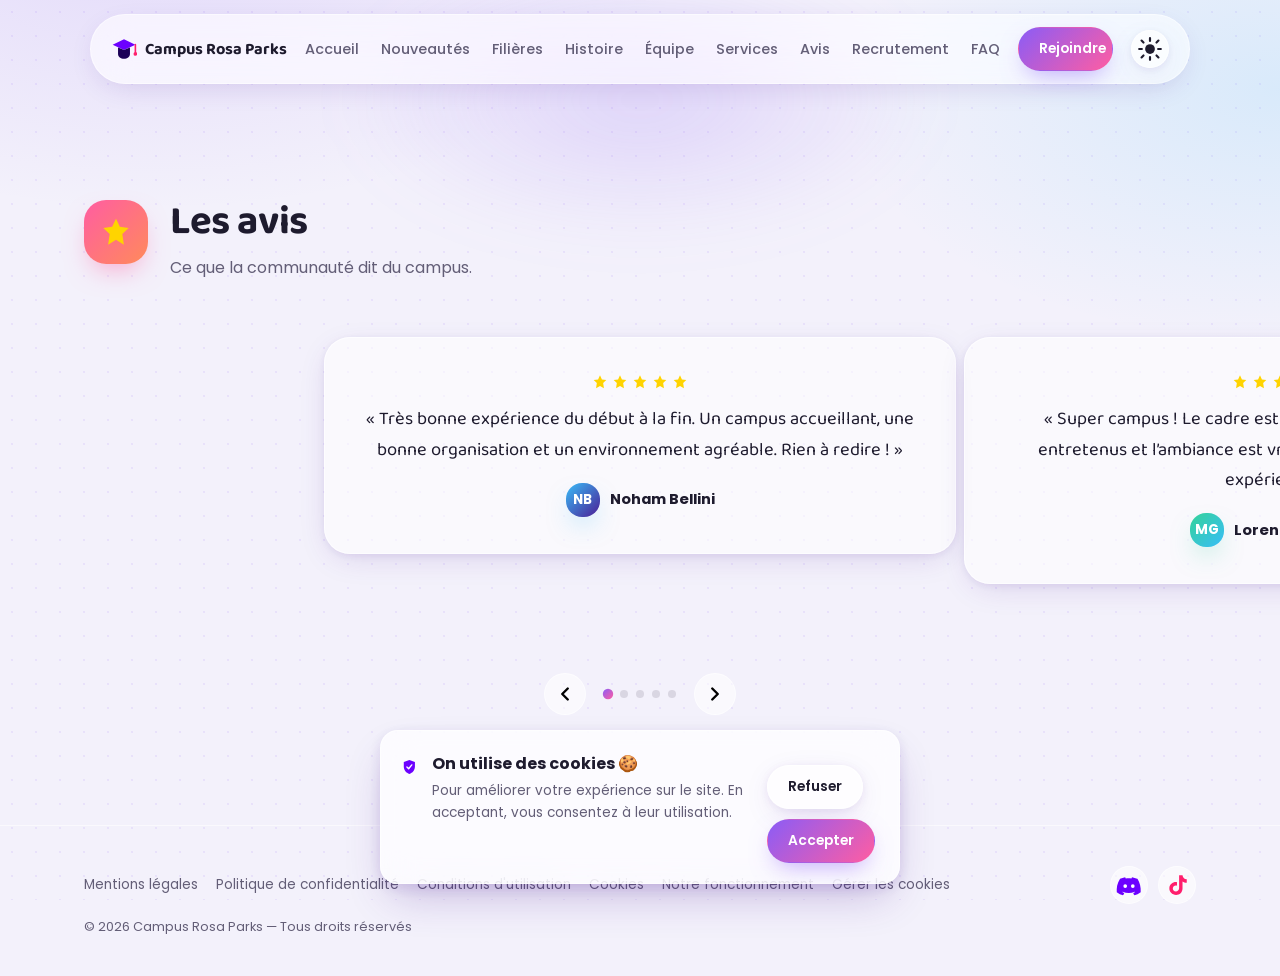
<file: avis.html>
<!DOCTYPE html>
<html lang="fr">
<head>
<meta charset="UTF-8">
<meta name="viewport" content="width=device-width, initial-scale=1, viewport-fit=cover">
<title>Les avis — Campus Rosa Parks</title>
<meta name="description" content="Ce que dit la communauté du Campus Rosa Parks.">
<link rel="preconnect" href="https://fonts.googleapis.com">
<link rel="preconnect" href="https://fonts.gstatic.com" crossorigin>
<link href="https://fonts.googleapis.com/css2?family=Baloo+2:wght@500;600;700;800&family=Poppins:wght@400;500;600;700&display=swap" rel="stylesheet">
<style>
/* =========================================================
   CAMPUS ROSA PARKS — DESIGN SYSTEM v2 (Glassmorphism)
   ========================================================= */

:root{
  /* Palette — dégradés doux */
  --sun:#FFC857;
  --tang:#FF8A5B;
  --pink:#FF5DA2;
  --purple:#8B5CF6;
  --deep:#4C1D95;
  --blue:#38BDF8;
  --green:#34D399;
  --ink:#1E1B2E;
  --paper:#F3F1FB;
  --paper-2:#FFFFFF;
  --muted:#635E77;
  --line:rgba(30,27,46,.12);
  --nav-bg:rgba(255,255,255,.6);
  --nav-border:rgba(255,255,255,.5);
  --dot:rgba(139,92,246,.10);

  /* Glass tokens */
  --glass-bg:rgba(255,255,255,.55);
  --glass-bg-2:rgba(255,255,255,.72);
  --glass-border:rgba(255,255,255,.6);
  --glass-shadow:0 8px 32px -8px rgba(76,29,149,.18), 0 2px 8px rgba(76,29,149,.08);
  --glass-shadow-hover:0 20px 44px -12px rgba(76,29,149,.30), 0 4px 14px rgba(76,29,149,.12);
  --blur:18px;

  /* Type */
  --font-display:'Baloo 2', system-ui, sans-serif;
  --font-body:'Poppins', system-ui, -apple-system, sans-serif;

  /* Radii & ombres */
  --r-sm:10px;
  --r-md:18px;
  --r-lg:26px;
  --r-pill:999px;
  --bw:1px;
  --shadow-sm:var(--glass-shadow);
  --shadow-md:var(--glass-shadow-hover);
  --shadow-lg:0 30px 60px -16px rgba(76,29,149,.35);

  --ease:cubic-bezier(.16,1,.3,1);
}

@media (prefers-color-scheme: dark){
  :root:not([data-theme="light"]){
    --paper:#0E0B1C;
    --paper-2:#171329;
    --ink:#F1EEFB;
    --muted:#A79FC9;
    --line:rgba(241,238,251,.10);
    --nav-bg:rgba(23,19,41,.55);
    --nav-border:rgba(255,255,255,.08);
    --dot:rgba(139,92,246,.16);
    --glass-bg:rgba(255,255,255,.05);
    --glass-bg-2:rgba(255,255,255,.08);
    --glass-border:rgba(255,255,255,.1);
    --glass-shadow:0 8px 32px -8px rgba(0,0,0,.5);
    --glass-shadow-hover:0 20px 50px -12px rgba(0,0,0,.6);
  }
}
:root[data-theme="dark"]{
  --paper:#0E0B1C;
  --paper-2:#171329;
  --ink:#F1EEFB;
  --muted:#A79FC9;
  --line:rgba(241,238,251,.10);
  --nav-bg:rgba(23,19,41,.55);
  --nav-border:rgba(255,255,255,.08);
  --dot:rgba(139,92,246,.16);
  --glass-bg:rgba(255,255,255,.05);
  --glass-bg-2:rgba(255,255,255,.08);
  --glass-border:rgba(255,255,255,.1);
  --glass-shadow:0 8px 32px -8px rgba(0,0,0,.5);
  --glass-shadow-hover:0 20px 50px -12px rgba(0,0,0,.6);
}

/* ---------- Reset ---------- */
*,*::before,*::after{box-sizing:border-box;}
html,body{margin:0; padding:0;}
html{scroll-behavior:smooth; scroll-padding-top:130px;}
body{
  background:
    radial-gradient(900px 500px at 12% -10%, rgba(139,92,246,.16), transparent 60%),
    radial-gradient(800px 460px at 100% 10%, rgba(56,189,248,.14), transparent 55%),
    radial-gradient(var(--dot) 1.4px, transparent 1.4px) 0 0/24px 24px,
    var(--paper);
  background-attachment:fixed;
  color:var(--ink);
  font-family:var(--font-body);
  padding-top:env(safe-area-inset-top,0px);
  padding-bottom:env(safe-area-inset-bottom,0px);
  overflow-x:hidden;
}
h1,h2,h3{font-family:var(--font-display); line-height:1.12; margin:0; letter-spacing:-.01em;}
p{margin:0; color:var(--muted); line-height:1.65;}
a{color:inherit; text-decoration:none;}
button{font-family:inherit; cursor:pointer;}
img{max-width:100%; display:block;}
.wrap{max-width:1160px; margin:0 auto; padding:0 24px;}
::selection{background:var(--purple); color:#fff;}

/* ---------- Icons ---------- */
.icon{width:22px; height:22px; display:inline-block; vertical-align:middle;}
.icon-xs{width:16px; height:16px;}
.icon-sm{width:26px; height:26px;}
.icon-md{width:32px; height:32px;}
.icon-lg{width:44px; height:44px;}

/* ---------- Glass base (mixin-like, reused via multiple selectors) ---------- */
.float-card,.value-card,.filiere-card,.bento-card,.member-card,.svc-card,.quick-card,
.review-card,.step,.news-card,.faq-item,.timeline-item b,.cookie-banner,.refused-box,
.back-to-top,.theme-toggle,.nav-inner,.legal-note,.status,.role-tag{
  backdrop-filter:blur(var(--blur)) saturate(160%);
  -webkit-backdrop-filter:blur(var(--blur)) saturate(160%);
}

/* ---------- Buttons ---------- */
.btn{
  display:inline-flex; align-items:center; gap:8px;
  padding:15px 28px; border-radius:var(--r-pill);
  font-weight:600; font-size:.96rem; border:1px solid transparent;
  transition:transform .35s var(--ease), box-shadow .35s var(--ease), background .35s var(--ease), filter .35s var(--ease);
  position:relative; overflow:hidden;
}
.btn-sm{padding:11px 20px; font-size:.86rem;}
.btn-primary{
  background:linear-gradient(135deg, var(--purple), var(--pink));
  color:#fff;
  box-shadow:0 10px 24px -8px rgba(139,92,246,.55);
}
.btn-primary:hover{transform:translateY(-3px); box-shadow:0 16px 34px -8px rgba(139,92,246,.65); filter:brightness(1.06);}
.btn-primary:active{transform:translateY(-1px) scale(.98);}
.btn-ghost{
  background:var(--glass-bg); color:var(--ink); border:1px solid var(--glass-border);
  box-shadow:var(--glass-shadow);
}
.btn-ghost:hover{transform:translateY(-3px); box-shadow:var(--glass-shadow-hover); background:var(--glass-bg-2);}
.btn-ghost:active{transform:translateY(-1px) scale(.98);}

/* ---------- Reveal-on-scroll ---------- */
.reveal{transition:opacity .8s var(--ease), transform .8s var(--ease);}

/* =========================================================
   NAVIGATION — capsule flottante en verre
   ========================================================= */
.nav-float{
  position:fixed; top:14px; left:0; right:0; z-index:200;
  padding-top:env(safe-area-inset-top,0px);
  display:flex; justify-content:center; padding-left:16px; padding-right:16px;
}
.nav-inner{
  width:100%; max-width:1100px;
  display:flex; align-items:center; justify-content:space-between; gap:18px;
  background:var(--nav-bg);
  border:1px solid var(--nav-border);
  border-radius:var(--r-pill);
  padding:12px 20px;
  box-shadow:0 8px 30px -10px rgba(76,29,149,.20);
  transition:box-shadow .3s var(--ease), background .3s var(--ease), transform .3s var(--ease);
}
.nav-float.scrolled .nav-inner{box-shadow:0 14px 40px -10px rgba(76,29,149,.30); transform:translateY(2px);}
.brand{display:flex; align-items:center; gap:8px; font-family:var(--font-display); font-weight:700; font-size:1.02rem; white-space:nowrap;}
.nav-links{display:flex; gap:22px;}
.nav-links a{font-size:.9rem; font-weight:500; color:var(--muted); transition:color .25s;}
.nav-links a:hover{color:var(--purple);}
.nav-cta{white-space:nowrap;}
.nav-burger{display:none; background:none; border:none; color:var(--ink); padding:6px;}
.theme-toggle{
  display:flex; align-items:center; justify-content:center; flex-shrink:0;
  width:38px; height:38px; border-radius:50%; border:1px solid var(--glass-border);
  background:var(--glass-bg); color:var(--ink); padding:0; box-shadow:var(--glass-shadow);
  transition:transform .35s var(--ease), box-shadow .35s var(--ease), background .3s ease;
}
.theme-toggle:hover{transform:translateY(-2px) rotate(-12deg); background:var(--glass-bg-2);}
.theme-toggle .icon-moon{display:none;}
:root[data-theme="dark"] .theme-toggle .icon-sun{display:none;}
:root[data-theme="dark"] .theme-toggle .icon-moon{display:block;}

@media (max-width:900px){
  .nav-links{
    position:fixed; top:96px; left:16px; right:16px;
    background:var(--glass-bg-2); border:1px solid var(--glass-border); border-radius:var(--r-md); box-shadow:var(--glass-shadow-hover);
    flex-direction:column; padding:18px; gap:14px; backdrop-filter:blur(24px) saturate(160%);
    transform:translateY(-14px) scale(.97); opacity:0; pointer-events:none; transition:.35s var(--ease);
  }
  .nav-links.open{transform:translateY(0) scale(1); opacity:1; pointer-events:auto;}
  .nav-cta{display:none;}
  .nav-burger{display:block;}
}

/* =========================================================
   HERO
   ========================================================= */
.hero{
  position:relative; padding:200px 24px 200px; overflow:hidden;
  text-align:center; isolation:isolate;
}
.blob{
  position:absolute; border-radius:50%; filter:blur(60px); opacity:.55; z-index:-1;
  animation:blob-float 14s var(--ease) infinite alternate;
}
.blob-a{width:360px; height:360px; top:-120px; right:-80px; background:radial-gradient(circle at 30% 30%, var(--purple), transparent 70%); animation-delay:0s;}
.blob-b{width:320px; height:320px; bottom:-140px; left:-100px; background:radial-gradient(circle at 30% 30%, var(--blue), transparent 70%); animation-delay:-4s;}
.blob-c{width:260px; height:260px; top:40%; left:50%; background:radial-gradient(circle at 30% 30%, var(--pink), transparent 70%); animation-delay:-8s; opacity:.4;}
@keyframes blob-float{
  0%{transform:translate(0,0) scale(1);}
  100%{transform:translate(30px,-24px) scale(1.12);}
}
.hero::before,.hero::after{content:none;}
.hero-content{max-width:720px; margin:0 auto;}
.badge{
  display:inline-block; background:var(--glass-bg); color:var(--ink); border:1px solid var(--glass-border);
  padding:9px 20px; border-radius:var(--r-pill); font-size:.85rem; font-weight:600;
  margin-bottom:24px; box-shadow:var(--glass-shadow);
  animation:fade-down .8s var(--ease) both;
}
@keyframes fade-down{from{opacity:0; transform:translateY(-10px);} to{opacity:1; transform:translateY(0);}}
.hero h1{font-size:clamp(2.4rem,6vw,4.2rem); font-weight:700; letter-spacing:-.02em;}
.text-gradient{
  background:linear-gradient(120deg, var(--purple), var(--pink), var(--blue), var(--purple));
  background-size:300% auto;
  -webkit-background-clip:text; background-clip:text; color:transparent;
  animation:gradient-shift 6s ease infinite;
}
@keyframes gradient-shift{
  0%{background-position:0% 50%;} 50%{background-position:100% 50%;} 100%{background-position:0% 50%;}
}
.hero .lede{max-width:52ch; margin:22px auto 0; font-size:1.1rem;}
.hero-actions{display:flex; gap:14px; justify-content:center; margin-top:34px; flex-wrap:wrap;}

.hero-cards{
  position:relative; max-width:900px; margin:74px auto 0;
  display:flex; justify-content:center; gap:22px; flex-wrap:wrap;
}
.float-card{
  background:var(--glass-bg); border:1px solid var(--glass-border); border-radius:var(--r-md); box-shadow:var(--glass-shadow);
  padding:18px 26px; display:flex; align-items:center; gap:14px; text-align:left;
  animation:float-card 6s ease-in-out infinite;
  transition:box-shadow .35s var(--ease), transform .35s var(--ease);
}
.float-card:hover{box-shadow:var(--glass-shadow-hover);}
.float-card div{display:flex; flex-direction:column;}
.float-card b{font-family:var(--font-display); font-size:1.5rem;}
.float-card span{font-size:.8rem; color:var(--muted);}
.fc-1{animation-delay:0s;}
.fc-2{transform:translateY(18px); animation-delay:-2s;}
.fc-3{animation-delay:-4s;}
@keyframes float-card{
  0%,100%{transform:translateY(0);}
  50%{transform:translateY(-14px);}
}

/* =========================================================
   SECTIONS
   ========================================================= */
.section{padding:110px 0; position:relative;}
.section.alt{background:transparent;}
.section.first{padding-top:200px;}
.section.first::before{
  content:""; position:absolute; top:-40px; left:50%; width:600px; height:280px; transform:translateX(-50%);
  background:radial-gradient(ellipse at center, rgba(139,92,246,.20), transparent 70%);
  filter:blur(30px); z-index:-1; pointer-events:none;
}
.legal-hero::before{
  content:""; position:absolute; top:-20px; left:50%; width:520px; height:240px; transform:translateX(-50%);
  background:radial-gradient(ellipse at center, rgba(56,189,248,.18), transparent 70%);
  filter:blur(30px); z-index:-1; pointer-events:none;
}
.section-head{display:flex; align-items:flex-start; gap:22px; margin-bottom:52px; max-width:760px;}
.section-head h2{font-size:clamp(1.8rem,3.6vw,2.5rem); font-weight:700; margin-bottom:10px;}
.icon-badge{
  width:64px; height:64px; border-radius:22px; flex-shrink:0;
  display:flex; align-items:center; justify-content:center; box-shadow:var(--glass-shadow);
  transition:transform .4s var(--ease);
}
.icon-badge .icon{width:32px; height:32px;}
.grad-purple{background:linear-gradient(135deg,#8B5CF6,#4C1D95); color:#fff; box-shadow:0 12px 26px -8px rgba(139,92,246,.55);}
.grad-blue{background:linear-gradient(135deg,#38BDF8,#4C1D95); color:#fff; box-shadow:0 12px 26px -8px rgba(56,189,248,.5);}
.grad-pink{background:linear-gradient(135deg,#FF5DA2,#FF8A5B); color:#fff; box-shadow:0 12px 26px -8px rgba(255,93,162,.5);}
.grad-green{background:linear-gradient(135deg,#34D399,#38BDF8); color:#fff; box-shadow:0 12px 26px -8px rgba(52,211,153,.5);}
.grad-orange{background:linear-gradient(135deg,#FFC857,#FF8A5B); color:#fff; box-shadow:0 12px 26px -8px rgba(255,200,87,.5);}
.grad-muted{background:var(--glass-bg); color:var(--muted); border:1px solid var(--glass-border); box-shadow:none;}

/* ---- Texte long & valeurs ---- */
.text-block{max-width:74ch; display:flex; flex-direction:column; gap:16px; margin-bottom:36px;}
.text-block p{font-size:1rem;}
.sub-title{font-size:1.3rem; font-weight:700; margin:44px 0 20px;}
.values-grid{display:grid; grid-template-columns:repeat(4,1fr); gap:18px;}
.value-card{
  background:var(--glass-bg); border:1px solid var(--glass-border); border-radius:var(--r-md);
  padding:22px; display:flex; flex-direction:column; gap:8px; align-items:flex-start;
  box-shadow:var(--glass-shadow);
  transition:transform .4s var(--ease), box-shadow .4s var(--ease), background .4s var(--ease);
}
.value-card:hover{transform:translateY(-6px); box-shadow:var(--glass-shadow-hover); background:var(--glass-bg-2);}
.value-card b{font-size:1rem;}
.value-card p{font-size:.86rem;}

/* ---- Filières ---- */
.filiere-grid{display:grid; grid-template-columns:repeat(2,1fr); gap:20px;}
.filiere-card{
  background:var(--glass-bg); border:1px solid var(--glass-border); border-radius:var(--r-lg);
  padding:26px 28px; display:flex; flex-direction:column; gap:14px; box-shadow:var(--glass-shadow);
  transition:transform .4s var(--ease), box-shadow .4s var(--ease), background .4s var(--ease);
}
.filiere-card:hover{transform:translateY(-6px); box-shadow:var(--glass-shadow-hover); background:var(--glass-bg-2);}
.filiere-card-head{display:flex; align-items:center; gap:12px;}
.filiere-card-head .icon-badge{width:44px; height:44px; border-radius:16px;}
.filiere-card-head .icon-badge .icon{width:22px; height:22px;}
.filiere-card-head b{font-family:var(--font-display); font-size:1.08rem;}
.filiere-list{list-style:none; margin:0; padding:0; display:flex; flex-direction:column; gap:8px;}
.filiere-list li{
  font-size:.92rem; color:var(--ink); display:flex; align-items:center; gap:10px;
  padding:9px 12px; border-radius:var(--r-sm); background:rgba(255,255,255,.35); border:1px solid var(--glass-border);
}
:root[data-theme="dark"] .filiere-list li{background:rgba(255,255,255,.04);}
.filiere-list li .icon{width:8px; height:8px; border-radius:50%; background:var(--purple); flex-shrink:0;}

/* ---- Frise chronologique ---- */
.timeline{position:relative; display:flex; flex-direction:column; gap:34px; padding-left:30px; border-left:2px solid transparent;
  border-image:linear-gradient(var(--purple),var(--blue)) 1;}
.timeline-item{position:relative;}
.timeline-dot{
  position:absolute; left:-38px; top:0; width:16px; height:16px; border-radius:50%;
  background:linear-gradient(135deg,var(--purple),var(--pink)); box-shadow:0 0 0 4px var(--glass-bg), 0 0 14px rgba(139,92,246,.6);
}
.timeline-item b{display:block; font-size:1.02rem; margin-bottom:4px; backdrop-filter:none;}
.timeline-item p{font-size:.92rem; max-width:60ch;}

/* ---- Bento (Qui sommes-nous) ---- */
.bento{display:grid; grid-template-columns:repeat(3,1fr); gap:20px;}
.bento-card{
  background:var(--glass-bg); border:1px solid var(--glass-border); border-radius:var(--r-lg);
  padding:30px; text-align:center; display:flex; flex-direction:column; align-items:center; gap:8px;
  box-shadow:var(--glass-shadow); transition:transform .4s var(--ease), box-shadow .4s var(--ease);
}
.bento-card:hover{transform:translateY(-8px); box-shadow:var(--glass-shadow-hover);}
.bento-card .icon-lg{margin-bottom:6px;}
.bento-card b{font-family:var(--font-display); font-size:2.2rem;}
.bento-card span{color:var(--muted); font-size:.92rem;}

/* ---- Équipe ---- */
.team-group{margin-bottom:44px;}
.team-group h3{
  display:flex; align-items:center; gap:8px; font-size:1rem; font-weight:600;
  color:var(--purple); margin-bottom:18px;
}
.team-grid{display:grid; grid-template-columns:repeat(3,1fr); gap:18px;}
.member-card{
  background:var(--glass-bg); border:1px solid var(--glass-border); border-radius:var(--r-md);
  padding:24px; display:flex; flex-direction:column; gap:6px; align-items:flex-start; box-shadow:var(--glass-shadow);
  transition:transform .4s var(--ease), box-shadow .4s var(--ease);
}
.member-card:hover{transform:translateY(-6px); box-shadow:var(--glass-shadow-hover);}
.member-card.wide{grid-column:span 2;}
.member-card.empty{opacity:.6;}
.avatar{
  width:46px; height:46px; border-radius:16px; color:#fff; font-weight:700; font-size:.85rem;
  display:flex; align-items:center; justify-content:center; margin-bottom:6px;
}
.avatar.sm{width:34px; height:34px; margin:0;}
.member-card b{font-size:1rem;}
.role-tag{
  font-size:.76rem; color:var(--muted); background:rgba(255,255,255,.4); border:1px solid var(--glass-border);
  padding:4px 12px; border-radius:var(--r-pill);
}
:root[data-theme="dark"] .role-tag{background:rgba(255,255,255,.05);}
.member-card a{font-size:.86rem; color:var(--blue);}
.member-card a:hover{color:var(--pink);}
.member-card .na{font-size:.86rem; color:var(--muted);}

/* ---- Services ---- */
.svc-grid{display:grid; grid-template-columns:repeat(3,1fr); gap:20px;}
.svc-card{
  background:var(--glass-bg); border:1px solid var(--glass-border); border-radius:var(--r-lg);
  padding:30px; display:flex; flex-direction:column; gap:10px; align-items:flex-start; box-shadow:var(--glass-shadow);
  transition:transform .4s var(--ease), box-shadow .4s var(--ease), border-color .4s var(--ease);
}
.svc-card:hover{transform:translateY(-8px); box-shadow:var(--glass-shadow-hover); border-color:var(--purple);}
.svc-card b{font-family:var(--font-display); font-size:1.2rem;}
.svc-card p{font-size:.9rem;}
.svc-card.soon{opacity:.6;}
.status{font-size:.76rem; font-weight:700; padding:5px 14px; border-radius:var(--r-pill); border:1px solid var(--glass-border);}
.status.ok{background:linear-gradient(135deg,var(--green),var(--blue)); color:#fff; border:none;}
.status.wait{background:var(--glass-bg); color:var(--muted);}

/* ---- Avis / carrousel ---- */
.carousel{max-width:640px; margin:0 auto;}
.carousel-track{display:flex; transition:transform .6s var(--ease);}
.carousel-slide{min-width:100%; padding:4px;}
.review-card{
  background:var(--glass-bg); border:1px solid var(--glass-border); border-radius:var(--r-lg);
  padding:36px; text-align:center; box-shadow:var(--glass-shadow);
}
.review-card.invite{display:flex; flex-direction:column; align-items:center; gap:14px;}
.stars{display:flex; gap:4px; justify-content:center; color:var(--sun); margin-bottom:14px;}
.review-card p{font-family:var(--font-display); font-size:1.15rem; color:var(--ink); margin-bottom:18px;}
.who{display:flex; align-items:center; justify-content:center; gap:10px;}
.who b{font-size:.92rem;}
.carousel-controls{display:flex; align-items:center; justify-content:center; gap:18px; margin-top:24px;}
.carousel-controls button{
  width:42px; height:42px; border-radius:50%; border:1px solid var(--glass-border);
  background:var(--glass-bg); display:flex; align-items:center; justify-content:center;
  transition:background .3s ease, color .3s ease, transform .3s var(--ease);
}
.carousel-controls button:hover{background:linear-gradient(135deg,var(--purple),var(--pink)); color:#fff; transform:translateY(-2px);}
.carousel-dots{display:flex; gap:8px;}
.carousel-dots span{width:8px; height:8px; border-radius:50%; background:var(--line); transition:background .3s ease, transform .3s ease;}
.carousel-dots span.active{background:linear-gradient(135deg,var(--purple),var(--pink)); transform:scale(1.3);}

/* ---- Recrutement ---- */
.steps{display:grid; grid-template-columns:repeat(3,1fr); gap:20px; margin-bottom:40px;}
.step{
  position:relative; background:var(--glass-bg); border:1px solid var(--glass-border); border-radius:var(--r-lg);
  padding:32px 26px; display:flex; flex-direction:column; gap:8px; align-items:flex-start; box-shadow:var(--glass-shadow);
  transition:transform .4s var(--ease), box-shadow .4s var(--ease);
}
.step:hover{transform:translateY(-6px); box-shadow:var(--glass-shadow-hover);}
.step-n{
  position:absolute; top:-14px; right:20px; width:32px; height:32px; border-radius:50%;
  background:linear-gradient(135deg,var(--pink),var(--purple)); color:#fff;
  display:flex; align-items:center; justify-content:center; font-weight:700; font-size:.85rem;
  box-shadow:0 6px 16px -4px rgba(139,92,246,.6);
}
.step b{font-size:1.05rem; margin-top:6px;}
.step p{font-size:.9rem;}
.cta-banner{
  background:linear-gradient(135deg,var(--deep),var(--purple),var(--pink)); background-size:200% auto;
  color:#fff; border-radius:var(--r-lg); padding:36px 40px;
  display:flex; align-items:center; justify-content:space-between; gap:24px; flex-wrap:wrap;
  box-shadow:0 20px 44px -14px rgba(76,29,149,.5); animation:gradient-shift 8s ease infinite;
}
.cta-banner b{font-family:var(--font-display); font-size:1.2rem; display:block; margin-bottom:6px;}
.cta-banner p{color:rgba(255,255,255,.78);}

/* ---- FAQ ---- */
.faq-list{max-width:760px; display:flex; flex-direction:column; gap:12px;}
.faq-item{
  border-bottom:none; background:var(--glass-bg); border:1px solid var(--glass-border);
  border-radius:var(--r-md); box-shadow:var(--glass-shadow); overflow:hidden;
  transition:box-shadow .3s var(--ease);
}
.faq-item.open{box-shadow:var(--glass-shadow-hover);}
.faq-q{
  width:100%; background:none; border:none; text-align:left; padding:20px 22px;
  display:flex; justify-content:space-between; align-items:center; font-weight:600; font-size:1rem; color:var(--ink);
}
.faq-q .icon{transition:transform .35s var(--ease); color:var(--muted);}
.faq-item.open .faq-q .icon{transform:rotate(180deg); color:var(--purple);}
.faq-a{max-height:0; overflow:hidden; transition:max-height .4s var(--ease);}
.faq-a p{padding:0 22px 20px;}

/* =========================================================
   FOOTER
   ========================================================= */
footer{border-top:1px solid var(--glass-border); padding:40px 0; position:relative;}
.footer-inner{display:flex; flex-direction:row; align-items:center; justify-content:space-between; flex-wrap:wrap; gap:14px;}
.footer-inner .footer-base{order:3; width:100%;}
.footer-links{display:flex; gap:18px; flex-wrap:wrap; align-items:center;}
.footer-links a, .link-btn{font-size:.85rem; color:var(--muted); background:none; border:none; padding:0; transition:color .25s;}
.footer-links a:hover, .link-btn:hover{color:var(--pink);}
.footer-base{font-size:.8rem; color:var(--muted);}
.footer-social{display:flex; gap:10px;}
.footer-social a{
  width:38px; height:38px; border-radius:50%; border:1px solid var(--glass-border);
  background:var(--glass-bg); display:flex; align-items:center; justify-content:center;
  color:var(--muted); transition:transform .35s var(--ease), color .3s ease, background .3s ease;
}
.footer-social a:hover{transform:translateY(-4px); color:#fff; background:linear-gradient(135deg,var(--purple),var(--pink));}
@media (max-width:640px){.footer-inner{flex-direction:column; align-items:flex-start;}}

/* =========================================================
   COOKIES
   ========================================================= */
.cookie-banner{
  position:fixed; left:16px; right:16px; bottom:calc(16px + env(safe-area-inset-bottom,0px));
  max-width:520px; margin:0 auto; z-index:300;
  background:var(--glass-bg-2); border:1px solid var(--glass-border); border-radius:var(--r-md);
  box-shadow:var(--glass-shadow-hover); padding:20px; display:flex; gap:14px; align-items:flex-start;
  animation:fade-up .5s var(--ease) both;
}
@keyframes fade-up{from{opacity:0; transform:translateY(20px);} to{opacity:1; transform:translateY(0);}}
.cookie-text b{display:block; margin-bottom:4px;}
.cookie-text p{font-size:.85rem;}
.cookie-actions{display:flex; gap:10px; margin-top:14px; flex-wrap:wrap;}
@media (max-width:520px){.cookie-banner{flex-direction:column;}}

.refused-overlay{
  display:none; position:fixed; inset:0; z-index:400; background:rgba(10,7,20,.55);
  align-items:center; justify-content:center; padding:24px; backdrop-filter:blur(10px);
}
.refused-box{
  background:var(--glass-bg-2); border:1px solid var(--glass-border); border-radius:var(--r-lg); padding:40px;
  max-width:380px; text-align:center; box-shadow:var(--glass-shadow-hover);
  animation:fade-up .4s var(--ease) both;
}
.refused-box h3{margin:14px 0 8px; font-size:1.3rem;}
.refused-box p{margin-bottom:20px; font-size:.92rem;}

/* =========================================================
   BACK TO TOP
   ========================================================= */
.back-to-top{
  position:fixed; right:20px; bottom:calc(20px + env(safe-area-inset-bottom,0px));
  width:48px; height:48px; border-radius:50%; border:1px solid var(--glass-border); z-index:150;
  background:linear-gradient(135deg,var(--purple),var(--pink)); color:#fff;
  display:flex; align-items:center; justify-content:center;
  box-shadow:0 10px 26px -8px rgba(139,92,246,.6); cursor:pointer;
  opacity:0; transform:translateY(12px) scale(.9); pointer-events:none;
  transition:opacity .3s var(--ease), transform .3s var(--ease);
}
.back-to-top.visible{opacity:1; transform:translateY(0) scale(1); pointer-events:auto;}
.back-to-top:hover{transform:translateY(-4px) scale(1.05);}
.back-to-top .icon{transform:rotate(-90deg);}

/* ---- Ajouts : pages dediees ---- */
.section-head .icon-badge, .quick-card .icon-badge{transition:transform .4s var(--ease);}
.filiere-card:hover .icon-badge, .svc-card:hover .icon-badge, .bento-card:hover .icon-lg,
.member-card:hover .avatar, .quick-card:hover .icon-badge{transform:rotate(-8deg) scale(1.1);}

main{animation:page-in .7s var(--ease) both;}
@keyframes page-in{from{opacity:0; transform:translateY(14px);} to{opacity:1; transform:translateY(0);}}

.nav-links a{position:relative;}
.nav-links a::after{
  content:""; position:absolute; left:0; right:100%; bottom:-4px; height:2px; border-radius:2px;
  background:linear-gradient(90deg,var(--purple),var(--pink)); transition:right .3s var(--ease);
}
.nav-links a:hover::after{right:0;}

.section.first{padding-top:200px;}
.back-home{display:inline-flex; align-items:center; gap:8px; margin-bottom:8px; color:var(--purple); font-weight:600; font-size:.9rem; transition:gap .3s var(--ease);}
.back-home:hover{gap:12px;}
.back-home .icon{transform:rotate(180deg); width:16px; height:16px;}

.quick-links{display:grid; grid-template-columns:repeat(3,1fr); gap:20px;}
.quick-card{
  background:var(--glass-bg); border:1px solid var(--glass-border); border-radius:var(--r-lg);
  padding:26px; display:flex; flex-direction:column; gap:10px; align-items:flex-start; box-shadow:var(--glass-shadow);
  transition:transform .4s var(--ease), box-shadow .4s var(--ease), border-color .4s var(--ease);
}
.quick-card:hover{transform:translateY(-8px); box-shadow:var(--glass-shadow-hover); border-color:var(--purple);}
.quick-card b{font-family:var(--font-display); font-size:1.1rem;}
.quick-card p{font-size:.88rem;}
.quick-card .go{font-size:.86rem; font-weight:600; color:var(--purple); display:inline-flex; align-items:center; gap:6px; transition:gap .3s var(--ease);}
.quick-card:hover .go{gap:10px;}
@media (max-width:900px){.quick-links{grid-template-columns:1fr 1fr;}}
@media (max-width:640px){.quick-links{grid-template-columns:1fr;}}

/* =========================================================
   Bandeau d'annonces défilant
   ========================================================= */
.ticker{
  position:fixed; top:0; left:0; right:0; z-index:199;
  background:var(--glass-bg-2); color:var(--ink); overflow:hidden; white-space:nowrap;
  border-bottom:1px solid var(--glass-border); backdrop-filter:blur(16px) saturate(160%);
}
.ticker-track{
  display:inline-flex; align-items:center; gap:48px; padding:8px 0;
  animation:ticker-scroll 26s linear infinite;
}
.ticker-track span{display:inline-flex; align-items:center; gap:10px; font-size:.82rem; font-weight:600; letter-spacing:.01em;}
.ticker-track span b{background:linear-gradient(90deg,var(--purple),var(--pink)); -webkit-background-clip:text; background-clip:text; color:transparent;}
@keyframes ticker-scroll{
  0%{transform:translateX(0);}
  100%{transform:translateX(-50%);}
}

.new-flag{
  display:inline-flex; align-items:center; gap:6px; background:linear-gradient(135deg,var(--pink),var(--purple)); color:#fff;
  border:none; border-radius:var(--r-pill); padding:4px 12px;
  font-size:.72rem; font-weight:700; text-transform:uppercase; letter-spacing:.04em;
}
.news-grid{display:grid; grid-template-columns:repeat(4,1fr); gap:18px;}
.news-card{
  position:relative; background:var(--glass-bg); border:1px solid var(--glass-border); border-radius:var(--r-lg);
  padding:26px 22px; display:flex; flex-direction:column; gap:10px; align-items:flex-start;
  box-shadow:var(--glass-shadow); transition:transform .4s var(--ease), box-shadow .4s var(--ease);
}
.news-card:hover{transform:translateY(-6px); box-shadow:var(--glass-shadow-hover);}
.news-card .new-flag{position:absolute; top:-12px; right:16px;}
.news-card b{font-family:var(--font-display); font-size:1.05rem;}
.news-card p{font-size:.86rem;}
.news-year{
  display:inline-flex; align-items:center; justify-content:center; width:40px; height:40px;
  border-radius:14px; background:linear-gradient(135deg,var(--green),var(--blue));
  font-family:var(--font-display); font-weight:700; font-size:.85rem; color:#fff;
}
@media (max-width:900px){.news-grid{grid-template-columns:1fr 1fr;}}
@media (max-width:640px){.news-grid{grid-template-columns:1fr;}}

/* =========================================================
   RESPONSIVE
   ========================================================= */
@media (max-width:900px){
  .bento, .svc-grid, .steps, .team-grid{grid-template-columns:1fr 1fr;}
  .values-grid, .filiere-grid{grid-template-columns:1fr 1fr;}
  .member-card.wide{grid-column:span 2;}
}
@media (max-width:640px){
  .hero{padding:170px 20px 200px;}
  .bento, .svc-grid, .steps, .team-grid{grid-template-columns:1fr;}
  .values-grid, .filiere-grid{grid-template-columns:1fr;}
  .member-card.wide{grid-column:span 1;}
  .section-head{flex-direction:column;}
  .cta-banner{flex-direction:column; align-items:flex-start;}
}

/* Respect des préférences de mouvement réduit */
@media (prefers-reduced-motion: reduce){
  *{animation-duration:.01ms !important; animation-iteration-count:1 !important; transition-duration:.01ms !important;}
}

</style>
</head>
<body>

<svg style="display:none" aria-hidden="true">
  <symbol id="i-cap" viewBox="0 0 48 48">
    <path d="M24 6 L45 16 L24 26 L3 16 Z" fill="#6C00FF"/>
    <path d="M24 26 L13 21 L13 33 C13 38 18 42 24 42 C30 42 35 38 35 33 L35 21 Z" fill="#1B0057"/>
    <line x1="45" y1="16" x2="45" y2="30" stroke="#FF1F6D" stroke-width="3" stroke-linecap="round"/>
    <circle cx="45" cy="33" r="3.4" fill="#FF1F6D"/>
  </symbol>
  <symbol id="i-chat" viewBox="0 0 48 48">
    <path d="M6 10h36a4 4 0 0 1 4 4v16a4 4 0 0 1-4 4H24l-9 8v-8H6a4 4 0 0 1-4-4V14a4 4 0 0 1 4-4Z" fill="#00C2D1"/>
    <circle cx="16" cy="22" r="2.6" fill="#fff"/><circle cx="24" cy="22" r="2.6" fill="#fff"/><circle cx="32" cy="22" r="2.6" fill="#fff"/>
  </symbol>
  <symbol id="i-calendar" viewBox="0 0 48 48">
    <rect x="6" y="10" width="36" height="32" rx="6" fill="#FFD400"/>
    <rect x="6" y="10" width="36" height="10" rx="6" fill="#FF6B00"/>
    <rect x="13" y="26" width="6" height="6" rx="1.5" fill="#fff"/>
    <rect x="21" y="26" width="6" height="6" rx="1.5" fill="#fff"/>
    <rect x="29" y="26" width="6" height="6" rx="1.5" fill="#fff"/>
  </symbol>
  <symbol id="i-chart" viewBox="0 0 48 48">
    <rect x="4" y="4" width="40" height="40" rx="10" fill="#00E6A0"/>
    <rect x="12" y="26" width="6" height="12" rx="2" fill="#fff"/>
    <rect x="21" y="18" width="6" height="20" rx="2" fill="#fff"/>
    <rect x="30" y="10" width="6" height="28" rx="2" fill="#fff"/>
  </symbol>
  <symbol id="i-trophy" viewBox="0 0 48 48">
    <path d="M14 8h20v12a10 10 0 0 1-20 0Z" fill="#FFD400"/>
    <path d="M14 10H6a8 8 0 0 0 8 12" fill="none" stroke="#FF6B00" stroke-width="3"/>
    <path d="M34 10h8a8 8 0 0 1-8 12" fill="none" stroke="#FF6B00" stroke-width="3"/>
    <rect x="20" y="30" width="8" height="6" fill="#FF6B00"/>
    <rect x="14" y="36" width="20" height="6" rx="2" fill="#FF6B00"/>
  </symbol>
  <symbol id="i-bell" viewBox="0 0 48 48">
    <path d="M24 6a4 4 0 0 1 4 4v2c6 2 9 7 9 14v6l4 5H7l4-5v-6c0-7 3-12 9-14v-2a4 4 0 0 1 4-4Z" fill="#FF1F6D"/>
    <path d="M18 37a6 6 0 0 0 12 0Z" fill="#1B0057"/>
  </symbol>
  <symbol id="i-gear" viewBox="0 0 48 48">
    <circle cx="24" cy="24" r="9" fill="#00C2D1"/>
    <path d="M24 4v6M24 38v6M4 24h6M38 24h6M9 9l4.2 4.2M34.8 34.8L39 39M39 9l-4.2 4.2M13.2 34.8L9 39" stroke="#6C00FF" stroke-width="4" stroke-linecap="round"/>
  </symbol>
  <symbol id="i-heart" viewBox="0 0 48 48">
    <path d="M24 42S6 30 6 17a10 10 0 0 1 18-6 10 10 0 0 1 18 6c0 13-18 25-18 25Z" fill="#FF1F6D"/>
  </symbol>
  <symbol id="i-star" viewBox="0 0 48 48">
    <path d="M24 4l5.8 12.3L43 18l-9.5 9.1L35.8 43 24 35.8 12.2 43l2.3-15.9L5 18l13.2-1.7Z" fill="#FFD400"/>
  </symbol>
  <symbol id="i-rocket" viewBox="0 0 48 48">
    <path d="M24 4c8 4 12 12 12 22l-6 6h-12l-6-6c0-10 4-18 12-22Z" fill="#00C2D1"/>
    <circle cx="24" cy="18" r="4" fill="#fff"/>
    <path d="M14 32l-6 10 10-6ZM34 32l6 10-10-6Z" fill="#FF6B00"/>
  </symbol>
  <symbol id="i-book" viewBox="0 0 48 48">
    <path d="M6 8h16a6 6 0 0 1 6 6v26a6 6 0 0 0-6-4H6Z" fill="#00E6A0"/>
    <path d="M42 8H26a6 6 0 0 0-6 6v26a6 6 0 0 1 6-4h16Z" fill="#00C2D1"/>
  </symbol>
  <symbol id="i-mega" viewBox="0 0 48 48">
    <path d="M6 20v8l10 3V17Z" fill="#FF6B00"/>
    <path d="M16 16l22-8v32l-22-8Z" fill="#FF1F6D"/>
    <path d="M14 31l3 10h6l-3-9Z" fill="#1B0057"/>
  </symbol>
  <symbol id="i-shield" viewBox="0 0 48 48">
    <path d="M24 4l16 6v12c0 12-7 19-16 22C15 41 8 34 8 22V10Z" fill="#6C00FF"/>
    <path d="M17 24l5 5 9-11" fill="none" stroke="#fff" stroke-width="4" stroke-linecap="round" stroke-linejoin="round"/>
  </symbol>
  <symbol id="i-people" viewBox="0 0 48 48">
    <circle cx="17" cy="16" r="8" fill="#00C2D1"/>
    <circle cx="33" cy="20" r="6.5" fill="#FF1F6D"/>
    <path d="M4 42c0-10 26-10 26 0Z" fill="#00C2D1"/>
    <path d="M26 42c0-8 20-8 20 0Z" fill="#FF1F6D"/>
  </symbol>
  <symbol id="i-mail" viewBox="0 0 48 48">
    <rect x="4" y="10" width="40" height="28" rx="5" fill="#FFD400"/>
    <path d="M6 12l18 15L42 12" fill="none" stroke="#fff" stroke-width="3.5" stroke-linecap="round" stroke-linejoin="round"/>
  </symbol>
  <symbol id="i-menu" viewBox="0 0 32 32"><path d="M5 9h22M5 16h22M5 23h22" stroke="currentColor" stroke-width="3" stroke-linecap="round"/></symbol>
  <symbol id="i-close" viewBox="0 0 32 32"><path d="M8 8l16 16M24 8L8 24" stroke="currentColor" stroke-width="3" stroke-linecap="round"/></symbol>
  <symbol id="i-arrow" viewBox="0 0 32 32"><path d="M12 8l8 8-8 8" fill="none" stroke="currentColor" stroke-width="3.5" stroke-linecap="round" stroke-linejoin="round"/></symbol>
  <symbol id="i-chevron" viewBox="0 0 32 32"><path d="M9 12l7 8 7-8" fill="none" stroke="currentColor" stroke-width="3" stroke-linecap="round" stroke-linejoin="round"/></symbol>
  <symbol id="i-lock" viewBox="0 0 48 48">
    <rect x="10" y="22" width="28" height="20" rx="5" fill="#1B0057"/>
    <path d="M16 22v-6a8 8 0 0 1 16 0v6" fill="none" stroke="#1B0057" stroke-width="5"/>
    <circle cx="24" cy="32" r="3.4" fill="#fff"/>
  </symbol>
  <symbol id="i-sun" viewBox="0 0 24 24">
    <circle cx="12" cy="12" r="4.5" fill="currentColor"/>
    <g stroke="currentColor" stroke-width="2" stroke-linecap="round">
      <path d="M12 2v2.5M12 19.5V22M4.2 4.2l1.8 1.8M18 18l1.8 1.8M2 12h2.5M19.5 12H22M4.2 19.8l1.8-1.8M18 6l1.8-1.8"/>
    </g>
  </symbol>
  <symbol id="i-moon" viewBox="0 0 24 24">
    <path d="M20 14.5A8.5 8.5 0 1 1 9.5 4a7 7 0 0 0 10.5 10.5Z" fill="currentColor"/>
  </symbol>
  <symbol id="i-discord" viewBox="0 0 48 48">
    <path d="M39 12.5c-3-1.4-6.1-2.4-9.4-3-.4.8-.9 1.8-1.2 2.6-3.5-.5-6.9-.5-10.3 0-.3-.8-.8-1.8-1.2-2.6-3.3.6-6.4 1.6-9.4 3C2 21 .9 29.3 1.4 37.4c3.9 2.9 7.7 4.6 11.4 5.7.9-1.3 1.7-2.6 2.4-4.1-1.3-.5-2.6-1.1-3.8-1.9.3-.2.6-.5.9-.7 7.3 3.4 15.2 3.4 22.4 0 .3.2.6.5.9.7-1.2.7-2.5 1.3-3.8 1.9.7 1.4 1.5 2.8 2.4 4.1 3.7-1.1 7.5-2.8 11.4-5.7.6-9.4-1.6-17.6-6-24.9Z" fill="#6C00FF"/>
    <circle cx="17" cy="26" r="3.4" fill="#fff"/><circle cx="31" cy="26" r="3.4" fill="#fff"/>
  </symbol>
  <symbol id="i-tiktok" viewBox="0 0 48 48">
    <path d="M28 6h6.2c.4 3.9 3 7.1 7.8 7.5v6.3c-2.9.1-5.6-.8-7.8-2.3v13.1c0 7-5.1 11.9-11.9 11.9-3.6 0-6.9-1.5-9.2-4-2.3-2.5-3.5-5.8-3.2-9.3.5-6.1 5.7-10.6 12-10.6.7 0 1.4.1 2.1.2v6.6c-.7-.2-1.4-.3-2.1-.3-3 0-5.4 2.2-5.6 5.1-.1 1.6.4 3 1.4 4.1 1 1.1 2.5 1.8 4.2 1.8 3.1 0 5.6-2.4 5.9-5.5.1-.6.1-1.2.1-1.8V6Z" fill="#FF1F6D"/>
  </symbol>
</svg>

<header class="nav-float" id="nav">
  <div class="nav-inner">
    <a href="index.html" class="brand">
      <svg class="icon icon-sm"><use href="#i-cap"/></svg>
      <span>Campus Rosa Parks</span>
    </a>
    <nav class="nav-links" id="navLinks">
      <a href="index.html#accueil">Accueil</a>
      <a href="index.html#nouveautes">Nouveautés</a>
      <a href="filieres.html">Filières</a>
      <a href="histoire.html">Histoire</a>
      <a href="equipe.html">Équipe</a>
      <a href="services.html">Services</a>
      <a href="avis.html">Avis</a>
      <a href="recrutement.html">Recrutement</a>
      <a href="faq.html">FAQ</a>
    </nav>
    <a href="recrutement.html" class="btn btn-primary btn-sm nav-cta">Rejoindre</a>
    <button class="theme-toggle" id="themeToggle" aria-label="Changer de thème">
      <svg class="icon icon-sm icon-sun"><use href="#i-sun"/></svg>
      <svg class="icon icon-sm icon-moon"><use href="#i-moon"/></svg>
    </button>
    <button class="nav-burger" id="navBurger" aria-label="Ouvrir le menu">
      <svg class="icon"><use href="#i-menu"/></svg>
    </button>
  </div>
</header>

<main id="top">
<section class="section alt first" id="avis">
  <div class="wrap">
    <div class="section-head reveal">
      <div class="icon-badge grad-pink"><svg class="icon"><use href="#i-star"/></svg></div>
      <div>
        <h2>Les avis</h2>
        <p class="lede">Ce que la communauté dit du campus.</p>
      </div>
    </div>

    <div class="carousel reveal" id="carousel">
      <div class="carousel-track" id="carouselTrack">
        <div class="carousel-slide">
          <div class="review-card">
            <div class="stars"><svg class="icon icon-xs"><use href="#i-star"/></svg><svg class="icon icon-xs"><use href="#i-star"/></svg><svg class="icon icon-xs"><use href="#i-star"/></svg><svg class="icon icon-xs"><use href="#i-star"/></svg><svg class="icon icon-xs"><use href="#i-star"/></svg></div>
            <p>« Très bonne expérience du début à la fin. Un campus accueillant, une bonne organisation et un environnement agréable. Rien à redire ! »</p>
            <div class="who"><div class="avatar grad-blue sm">NB</div><b>Noham Bellini</b></div>
          </div>
        </div>
        <div class="carousel-slide">
          <div class="review-card">
            <div class="stars"><svg class="icon icon-xs"><use href="#i-star"/></svg><svg class="icon icon-xs"><use href="#i-star"/></svg><svg class="icon icon-xs"><use href="#i-star"/></svg><svg class="icon icon-xs"><use href="#i-star"/></svg><svg class="icon icon-xs"><use href="#i-star"/></svg></div>
            <p>« Super campus ! Le cadre est agréable, les locaux sont bien entretenus et l’ambiance est vraiment sympa. Une très bonne expérience ! »</p>
            <div class="who"><div class="avatar grad-green sm">MG</div><b>Lorenzo Orlandini</b></div>
          </div>
        </div>
        <div class="carousel-slide">
          <div class="review-card">
            <div class="stars"><svg class="icon icon-xs"><use href="#i-star"/></svg><svg class="icon icon-xs"><use href="#i-star"/></svg><svg class="icon icon-xs"><use href="#i-star"/></svg><svg class="icon icon-xs"><use href="#i-star"/></svg><svg class="icon icon-xs"><use href="#i-star"/></svg></div>
            <p>« Un campus agréable et bien situé, avec un cadre sympa. Quelques petits points pourraient encore être améliorés, mais dans l’ensemble, c’est une bonne expérience !Très bonne expérience ! Un campus agréable, une bonne ambiance et un cadre qui donne envie de s’y investir. Je recommande sans hésiter ! »</p>
            <div class="who"><div class="avatar grad-pink sm">KD</div><b>Keylan Delteil</b></div>
          </div>
        </div>
        <div class="carousel-slide">
          <div class="review-card">
            <div class="stars"></svg><svg class="icon icon-xs"><use href="#i-star"/></svg><svg class="icon icon-xs"><use href="#i-star"/></svg></svg><svg class="icon icon-xs"><use href="#i-star"/></svg><svg class="icon icon-xs"><use href="#i-star"/></svg></div>
            <p>« Campus agréable dans l’ensemble, avec une bonne ambiance et un cadre sympa. Quelques détails pourraient encore être améliorés, mais l’expérience reste très positive ! »</p>
            <div class="who"><div class="avatar grad-orange sm">JL</div><b>Julie Labbe</b></div>
          </div>
        </div>
        <div class="carousel-slide">
          <div class="review-card invite">
            <svg class="icon icon-lg"><use href="#i-heart"/></svg>
            <p>Vous voulez que votre avis apparaisse ici ?</p>
            <a href="recrutement.html" class="btn btn-primary btn-sm">Ouvrir un ticket</a>
          </div>
        </div>
      </div>
      <div class="carousel-controls">
        <button id="prevSlide" aria-label="Avis précédent"><svg class="icon" style="transform:rotate(180deg)"><use href="#i-arrow"/></svg></button>
        <div class="carousel-dots" id="carouselDots"></div>
        <button id="nextSlide" aria-label="Avis suivant"><svg class="icon"><use href="#i-arrow"/></svg></button>
      </div>
    </div>
  </div>
</section>
</main>

<footer>
  <div class="wrap footer-inner">
    <div class="footer-links">
      <a href="mentions-legales.html">Mentions légales</a>
      <a href="confidentialite.html">Politique de confidentialité</a>
      <a href="conditions.html">Conditions d'utilisation</a>
      <a href="cookies.html">Cookies</a>
      <a href="fonctionnement.html">Notre fonctionnement</a>
      <button id="reopenCookiesFooter" class="link-btn">Gérer les cookies</button>
    </div>
    <div class="footer-social">
      <a href="https://discord.gg/FnWhnB5DF7" target="_blank" rel="noopener" aria-label="Rejoindre le Discord"><svg class="icon icon-sm"><use href="#i-discord"/></svg></a>
      <a href="https://www.tiktok.com/@campus_rosaparks" target="_blank" rel="noopener" aria-label="Suivre sur TikTok"><svg class="icon icon-sm"><use href="#i-tiktok"/></svg></a>
    </div>
    <div class="footer-base">© 2026 Campus Rosa Parks — Tous droits réservés</div>
  </div>
</footer>

<div id="cookieBanner" class="cookie-banner">
  <svg class="icon icon-md"><use href="#i-shield"/></svg>
  <div class="cookie-text">
    <b>On utilise des cookies 🍪</b>
    <p>Pour améliorer votre expérience sur le site. En acceptant, vous consentez à leur utilisation.</p>
  </div>
  <div class="cookie-actions">
    <button id="cookieRefuse" class="btn btn-ghost btn-sm">Refuser</button>
    <button id="cookieAccept" class="btn btn-primary btn-sm">Accepter</button>
  </div>
</div>

<div id="refusedOverlay" class="refused-overlay">
  <div class="refused-box">
    <svg class="icon icon-lg"><use href="#i-lock"/></svg>
    <h3>Accès refusé</h3>
    <p>Vous avez refusé les cookies. L'accès au contenu du site est donc bloqué.</p>
    <button id="reopenBanner" class="btn btn-primary">Revoir mon choix</button>
  </div>
</div>

<button id="backToTop" class="back-to-top" aria-label="Retour en haut">
  <svg class="icon"><use href="#i-arrow"/></svg>
</button>



<script>
/* =========================================================
   CAMPUS ROSA PARKS — SCRIPT PRINCIPAL
   ========================================================= */
/* ---------------------------------------------------------
   0) Thème clair / sombre — clair par défaut, choix mémorisé
   --------------------------------------------------------- */
(function(){
  let saved = null;
  try { saved = localStorage.getItem('crp-theme'); } catch (e) {}
  document.documentElement.setAttribute('data-theme', saved === 'dark' ? 'dark' : 'light');
})();

document.addEventListener('DOMContentLoaded', () => {

  const themeToggle = document.getElementById('themeToggle');
  if (themeToggle) {
    themeToggle.addEventListener('click', () => {
      const isDark = document.documentElement.getAttribute('data-theme') === 'dark';
      const next = isDark ? 'light' : 'dark';
      document.documentElement.setAttribute('data-theme', next);
      try { localStorage.setItem('crp-theme', next); } catch (e) {}
    });
  }

  /* ---------------------------------------------------------
     1) Navigation flottante — état "scrolled" + menu mobile
     --------------------------------------------------------- */
  const nav = document.getElementById('nav');
  const burger = document.getElementById('navBurger');
  const navLinks = document.getElementById('navLinks');

  window.addEventListener('scroll', () => {
    nav.classList.toggle('scrolled', window.scrollY > 20);
  });

  burger.addEventListener('click', () => {
    navLinks.classList.toggle('open');
  });

  navLinks.querySelectorAll('a').forEach(link => {
    link.addEventListener('click', () => navLinks.classList.remove('open'));
  });

  /* ---------------------------------------------------------
     2) Reveal on scroll — IntersectionObserver
     --------------------------------------------------------- */
  const revealEls = document.querySelectorAll('.reveal');
  const revealObserver = new IntersectionObserver((entries) => {
    entries.forEach(entry => {
      if (entry.isIntersecting) {
        entry.target.style.opacity = '1';
        entry.target.style.transform = 'translateY(0)';
        revealObserver.unobserve(entry.target);
      }
    });
  }, { threshold: 0.15 });
  revealEls.forEach((el, i) => {
    // On ne cache l'élément qu'une fois sûr que le JS tourne et que
    // l'observer va bien le reprendre en charge juste après.
    el.style.opacity = '0';
    el.style.transform = 'translateY(28px)';
    el.style.transitionDelay = ((i % 4) * 0.09) + 's';
    revealObserver.observe(el);
  });

  /* ---------------------------------------------------------
     3) Compteurs animés
     --------------------------------------------------------- */
  const counters = document.querySelectorAll('.counter');
  const animateCounter = (el) => {
    const target = parseInt(el.dataset.target, 10) || 0;
    const duration = 1400;
    const start = performance.now();
    function tick(now) {
      const progress = Math.min((now - start) / duration, 1);
      const eased = 1 - Math.pow(1 - progress, 3);
      el.textContent = Math.round(eased * target);
      if (progress < 1) requestAnimationFrame(tick);
    }
    requestAnimationFrame(tick);
  };
  const counterObserver = new IntersectionObserver((entries) => {
    entries.forEach(entry => {
      if (entry.isIntersecting) {
        animateCounter(entry.target);
        counterObserver.unobserve(entry.target);
      }
    });
  }, { threshold: 0.4 });
  counters.forEach(c => counterObserver.observe(c));

  /* ---------------------------------------------------------
     4) Carrousel d'avis
     --------------------------------------------------------- */
  const track = document.getElementById('carouselTrack');
  const dotsWrap = document.getElementById('carouselDots');
  const slides = track ? Array.from(track.children) : [];
  let currentSlide = 0;

  if (track && slides.length) {
    slides.forEach((_, i) => {
      const dot = document.createElement('span');
      if (i === 0) dot.classList.add('active');
      dot.addEventListener('click', () => goToSlide(i));
      dotsWrap.appendChild(dot);
    });

    function goToSlide(index) {
      currentSlide = (index + slides.length) % slides.length;
      track.style.transform = `translateX(-${currentSlide * 100}%)`;
      Array.from(dotsWrap.children).forEach((d, i) => {
        d.classList.toggle('active', i === currentSlide);
      });
    }

    document.getElementById('prevSlide').addEventListener('click', () => goToSlide(currentSlide - 1));
    document.getElementById('nextSlide').addEventListener('click', () => goToSlide(currentSlide + 1));
  }

  /* ---------------------------------------------------------
     5) FAQ accordéon
     --------------------------------------------------------- */
  document.querySelectorAll('.faq-item').forEach(item => {
    const btn = item.querySelector('.faq-q');
    const answer = item.querySelector('.faq-a');
    btn.addEventListener('click', () => {
      const isOpen = item.classList.contains('open');
      document.querySelectorAll('.faq-item.open').forEach(openItem => {
        if (openItem !== item) {
          openItem.classList.remove('open');
          openItem.querySelector('.faq-a').style.maxHeight = null;
        }
      });
      item.classList.toggle('open', !isOpen);
      answer.style.maxHeight = !isOpen ? answer.scrollHeight + 'px' : null;
    });
  });

  /* ---------------------------------------------------------
     6) Cookies — accepter / refuser / rouvrir
     --------------------------------------------------------- */
  const cookieBanner = document.getElementById('cookieBanner');
  const refusedOverlay = document.getElementById('refusedOverlay');
  const body = document.body;

  function applyCookieChoice(choice) {
    if (choice === 'accepted') {
      cookieBanner.style.display = 'none';
      refusedOverlay.style.display = 'none';
      body.style.filter = 'none';
    } else if (choice === 'refused') {
      cookieBanner.style.display = 'none';
      refusedOverlay.style.display = 'flex';
      body.style.filter = 'blur(6px)';
    }
  }

  try {
    const saved = localStorage.getItem('crp-cookie-choice');
    if (saved) applyCookieChoice(saved);
  } catch (e) { /* stockage indisponible : on laisse la bannière visible */ }

  document.getElementById('cookieAccept').addEventListener('click', () => {
    try { localStorage.setItem('crp-cookie-choice', 'accepted'); } catch (e) {}
    applyCookieChoice('accepted');
  });

  document.getElementById('cookieRefuse').addEventListener('click', () => {
    try { localStorage.setItem('crp-cookie-choice', 'refused'); } catch (e) {}
    applyCookieChoice('refused');
  });

  document.getElementById('reopenBanner').addEventListener('click', () => {
    refusedOverlay.style.display = 'none';
    body.style.filter = 'none';
    cookieBanner.style.display = 'flex';
  });

  const reopenFooter = document.getElementById('reopenCookiesFooter');
  if (reopenFooter) {
    reopenFooter.addEventListener('click', () => {
      body.style.filter = 'none';
      refusedOverlay.style.display = 'none';
      cookieBanner.style.display = 'flex';
    });
  }

  /* ---------------------------------------------------------
     7) Bouton retour en haut
     --------------------------------------------------------- */
  const backToTop = document.getElementById('backToTop');
  if (backToTop) {
    window.addEventListener('scroll', () => {
      backToTop.classList.toggle('visible', window.scrollY > 600);
    });
    backToTop.addEventListener('click', () => {
      window.scrollTo({ top: 0, behavior: 'smooth' });
    });
  }

});

</script>
<script>
/* =========================================================
   CAMPUS ROSA PARKS — EFFETS GLASS SUPPLÉMENTAIRES
   ========================================================= */
document.addEventListener('DOMContentLoaded', () => {

  /* Spotlight qui suit le curseur sur les cartes en verre */
  const glassCards = document.querySelectorAll(
    '.value-card,.filiere-card,.bento-card,.svc-card,.quick-card,.member-card,.step,.news-card,.float-card,.faq-item'
  );
  glassCards.forEach(card => {
    card.style.setProperty('--mx', '50%');
    card.style.setProperty('--my', '50%');
    card.style.backgroundImage = 'radial-gradient(240px circle at var(--mx) var(--my), rgba(139,92,246,.16), transparent 70%)';
    card.addEventListener('mousemove', (e) => {
      const r = card.getBoundingClientRect();
      card.style.setProperty('--mx', (e.clientX - r.left) + 'px');
      card.style.setProperty('--my', (e.clientY - r.top) + 'px');
    });
  });

  /* Parallax doux des blobs du hero au mouvement de la souris */
  const blobs = document.querySelectorAll('.blob');
  if (blobs.length) {
    window.addEventListener('mousemove', (e) => {
      const x = (e.clientX / window.innerWidth - 0.5) * 24;
      const y = (e.clientY / window.innerHeight - 0.5) * 24;
      blobs.forEach((b, i) => {
        const depth = (i + 1) * 0.6;
        b.style.transform = `translate(${x * depth}px, ${y * depth}px)`;
      });
    });
  }

});
</script>
</body>
</html>
</file>
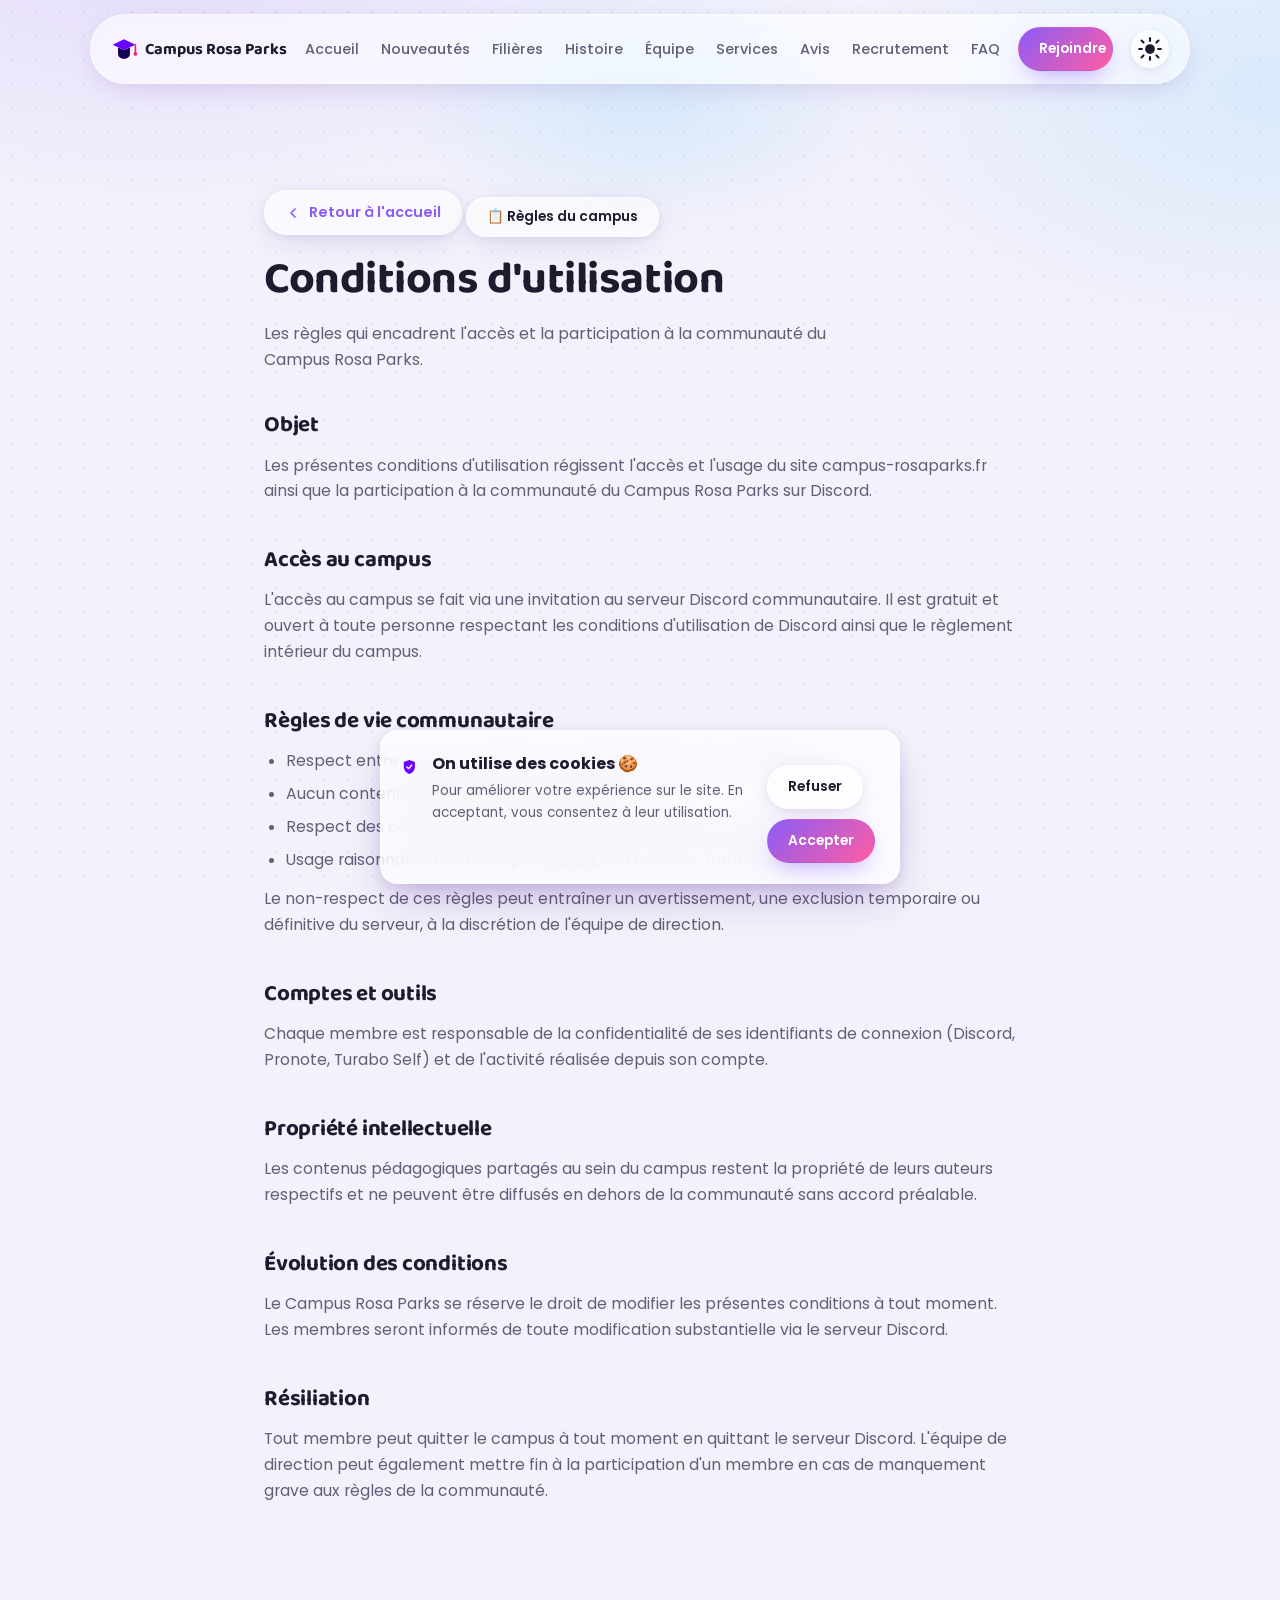
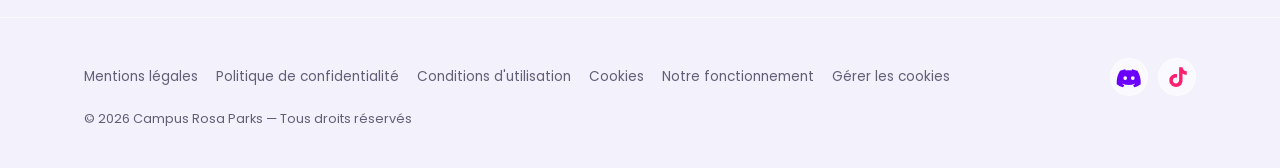
<file: conditions.html>
<!DOCTYPE html>
<html lang="fr">
<head>
<meta charset="UTF-8">
<meta name="viewport" content="width=device-width, initial-scale=1, viewport-fit=cover">
<title>Conditions d'utilisation — Campus Rosa Parks</title>
<meta name="description" content="Conditions d'utilisation du Campus Rosa Parks : accès, règles de vie communautaire et responsabilités.">
<link rel="preconnect" href="https://fonts.googleapis.com">
<link rel="preconnect" href="https://fonts.gstatic.com" crossorigin>
<link href="https://fonts.googleapis.com/css2?family=Baloo+2:wght@500;600;700;800&family=Poppins:wght@400;500;600;700&display=swap" rel="stylesheet">
<style>
/* =========================================================
   CAMPUS ROSA PARKS — DESIGN SYSTEM v2 (Glassmorphism)
   ========================================================= */

:root{
  /* Palette — dégradés doux */
  --sun:#FFC857;
  --tang:#FF8A5B;
  --pink:#FF5DA2;
  --purple:#8B5CF6;
  --deep:#4C1D95;
  --blue:#38BDF8;
  --green:#34D399;
  --ink:#1E1B2E;
  --paper:#F3F1FB;
  --paper-2:#FFFFFF;
  --muted:#635E77;
  --line:rgba(30,27,46,.12);
  --nav-bg:rgba(255,255,255,.6);
  --nav-border:rgba(255,255,255,.5);
  --dot:rgba(139,92,246,.10);

  /* Glass tokens */
  --glass-bg:rgba(255,255,255,.55);
  --glass-bg-2:rgba(255,255,255,.72);
  --glass-border:rgba(255,255,255,.6);
  --glass-shadow:0 8px 32px -8px rgba(76,29,149,.18), 0 2px 8px rgba(76,29,149,.08);
  --glass-shadow-hover:0 20px 44px -12px rgba(76,29,149,.30), 0 4px 14px rgba(76,29,149,.12);
  --blur:18px;

  /* Type */
  --font-display:'Baloo 2', system-ui, sans-serif;
  --font-body:'Poppins', system-ui, -apple-system, sans-serif;

  /* Radii & ombres */
  --r-sm:10px;
  --r-md:18px;
  --r-lg:26px;
  --r-pill:999px;
  --bw:1px;
  --shadow-sm:var(--glass-shadow);
  --shadow-md:var(--glass-shadow-hover);
  --shadow-lg:0 30px 60px -16px rgba(76,29,149,.35);

  --ease:cubic-bezier(.16,1,.3,1);
}

@media (prefers-color-scheme: dark){
  :root:not([data-theme="light"]){
    --paper:#0E0B1C;
    --paper-2:#171329;
    --ink:#F1EEFB;
    --muted:#A79FC9;
    --line:rgba(241,238,251,.10);
    --nav-bg:rgba(23,19,41,.55);
    --nav-border:rgba(255,255,255,.08);
    --dot:rgba(139,92,246,.16);
    --glass-bg:rgba(255,255,255,.05);
    --glass-bg-2:rgba(255,255,255,.08);
    --glass-border:rgba(255,255,255,.1);
    --glass-shadow:0 8px 32px -8px rgba(0,0,0,.5);
    --glass-shadow-hover:0 20px 50px -12px rgba(0,0,0,.6);
  }
}
:root[data-theme="dark"]{
  --paper:#0E0B1C;
  --paper-2:#171329;
  --ink:#F1EEFB;
  --muted:#A79FC9;
  --line:rgba(241,238,251,.10);
  --nav-bg:rgba(23,19,41,.55);
  --nav-border:rgba(255,255,255,.08);
  --dot:rgba(139,92,246,.16);
  --glass-bg:rgba(255,255,255,.05);
  --glass-bg-2:rgba(255,255,255,.08);
  --glass-border:rgba(255,255,255,.1);
  --glass-shadow:0 8px 32px -8px rgba(0,0,0,.5);
  --glass-shadow-hover:0 20px 50px -12px rgba(0,0,0,.6);
}

/* ---------- Reset ---------- */
*,*::before,*::after{box-sizing:border-box;}
html,body{margin:0; padding:0;}
html{scroll-behavior:smooth; scroll-padding-top:130px;}
body{
  background:
    radial-gradient(900px 500px at 12% -10%, rgba(139,92,246,.16), transparent 60%),
    radial-gradient(800px 460px at 100% 10%, rgba(56,189,248,.14), transparent 55%),
    radial-gradient(var(--dot) 1.4px, transparent 1.4px) 0 0/24px 24px,
    var(--paper);
  background-attachment:fixed;
  color:var(--ink);
  font-family:var(--font-body);
  padding-top:env(safe-area-inset-top,0px);
  padding-bottom:env(safe-area-inset-bottom,0px);
  overflow-x:hidden;
}
h1,h2,h3{font-family:var(--font-display); line-height:1.12; margin:0; letter-spacing:-.01em;}
p{margin:0; color:var(--muted); line-height:1.65;}
a{color:inherit; text-decoration:none;}
button{font-family:inherit; cursor:pointer;}
img{max-width:100%; display:block;}
.wrap{max-width:1160px; margin:0 auto; padding:0 24px;}
::selection{background:var(--purple); color:#fff;}

/* ---------- Icons ---------- */
.icon{width:22px; height:22px; display:inline-block; vertical-align:middle;}
.icon-xs{width:16px; height:16px;}
.icon-sm{width:26px; height:26px;}
.icon-md{width:32px; height:32px;}
.icon-lg{width:44px; height:44px;}

/* ---------- Glass base (mixin-like, reused via multiple selectors) ---------- */
.float-card,.value-card,.filiere-card,.bento-card,.member-card,.svc-card,.quick-card,
.review-card,.step,.news-card,.faq-item,.timeline-item b,.cookie-banner,.refused-box,
.back-to-top,.theme-toggle,.nav-inner,.legal-note,.status,.role-tag{
  backdrop-filter:blur(var(--blur)) saturate(160%);
  -webkit-backdrop-filter:blur(var(--blur)) saturate(160%);
}

/* ---------- Buttons ---------- */
.btn{
  display:inline-flex; align-items:center; gap:8px;
  padding:15px 28px; border-radius:var(--r-pill);
  font-weight:600; font-size:.96rem; border:1px solid transparent;
  transition:transform .35s var(--ease), box-shadow .35s var(--ease), background .35s var(--ease), filter .35s var(--ease);
  position:relative; overflow:hidden;
}
.btn-sm{padding:11px 20px; font-size:.86rem;}
.btn-primary{
  background:linear-gradient(135deg, var(--purple), var(--pink));
  color:#fff;
  box-shadow:0 10px 24px -8px rgba(139,92,246,.55);
}
.btn-primary:hover{transform:translateY(-3px); box-shadow:0 16px 34px -8px rgba(139,92,246,.65); filter:brightness(1.06);}
.btn-primary:active{transform:translateY(-1px) scale(.98);}
.btn-ghost{
  background:var(--glass-bg); color:var(--ink); border:1px solid var(--glass-border);
  box-shadow:var(--glass-shadow);
}
.btn-ghost:hover{transform:translateY(-3px); box-shadow:var(--glass-shadow-hover); background:var(--glass-bg-2);}
.btn-ghost:active{transform:translateY(-1px) scale(.98);}

/* ---------- Reveal-on-scroll ---------- */
.reveal{transition:opacity .8s var(--ease), transform .8s var(--ease);}

/* =========================================================
   NAVIGATION — capsule flottante en verre
   ========================================================= */
.nav-float{
  position:fixed; top:14px; left:0; right:0; z-index:200;
  padding-top:env(safe-area-inset-top,0px);
  display:flex; justify-content:center; padding-left:16px; padding-right:16px;
}
.nav-inner{
  width:100%; max-width:1100px;
  display:flex; align-items:center; justify-content:space-between; gap:18px;
  background:var(--nav-bg);
  border:1px solid var(--nav-border);
  border-radius:var(--r-pill);
  padding:12px 20px;
  box-shadow:0 8px 30px -10px rgba(76,29,149,.20);
  transition:box-shadow .3s var(--ease), background .3s var(--ease), transform .3s var(--ease);
}
.nav-float.scrolled .nav-inner{box-shadow:0 14px 40px -10px rgba(76,29,149,.30); transform:translateY(2px);}
.brand{display:flex; align-items:center; gap:8px; font-family:var(--font-display); font-weight:700; font-size:1.02rem; white-space:nowrap;}
.nav-links{display:flex; gap:22px;}
.nav-links a{font-size:.9rem; font-weight:500; color:var(--muted); transition:color .25s;}
.nav-links a:hover{color:var(--purple);}
.nav-cta{white-space:nowrap;}
.nav-burger{display:none; background:none; border:none; color:var(--ink); padding:6px;}
.theme-toggle{
  display:flex; align-items:center; justify-content:center; flex-shrink:0;
  width:38px; height:38px; border-radius:50%; border:1px solid var(--glass-border);
  background:var(--glass-bg); color:var(--ink); padding:0; box-shadow:var(--glass-shadow);
  transition:transform .35s var(--ease), box-shadow .35s var(--ease), background .3s ease;
}
.theme-toggle:hover{transform:translateY(-2px) rotate(-12deg); background:var(--glass-bg-2);}
.theme-toggle .icon-moon{display:none;}
:root[data-theme="dark"] .theme-toggle .icon-sun{display:none;}
:root[data-theme="dark"] .theme-toggle .icon-moon{display:block;}

@media (max-width:900px){
  .nav-links{
    position:fixed; top:96px; left:16px; right:16px;
    background:var(--glass-bg-2); border:1px solid var(--glass-border); border-radius:var(--r-md); box-shadow:var(--glass-shadow-hover);
    flex-direction:column; padding:18px; gap:14px; backdrop-filter:blur(24px) saturate(160%);
    transform:translateY(-14px) scale(.97); opacity:0; pointer-events:none; transition:.35s var(--ease);
  }
  .nav-links.open{transform:translateY(0) scale(1); opacity:1; pointer-events:auto;}
  .nav-cta{display:none;}
  .nav-burger{display:block;}
}

/* =========================================================
   HERO
   ========================================================= */
.hero{
  position:relative; padding:200px 24px 200px; overflow:hidden;
  text-align:center; isolation:isolate;
}
.blob{
  position:absolute; border-radius:50%; filter:blur(60px); opacity:.55; z-index:-1;
  animation:blob-float 14s var(--ease) infinite alternate;
}
.blob-a{width:360px; height:360px; top:-120px; right:-80px; background:radial-gradient(circle at 30% 30%, var(--purple), transparent 70%); animation-delay:0s;}
.blob-b{width:320px; height:320px; bottom:-140px; left:-100px; background:radial-gradient(circle at 30% 30%, var(--blue), transparent 70%); animation-delay:-4s;}
.blob-c{width:260px; height:260px; top:40%; left:50%; background:radial-gradient(circle at 30% 30%, var(--pink), transparent 70%); animation-delay:-8s; opacity:.4;}
@keyframes blob-float{
  0%{transform:translate(0,0) scale(1);}
  100%{transform:translate(30px,-24px) scale(1.12);}
}
.hero::before,.hero::after{content:none;}
.hero-content{max-width:720px; margin:0 auto;}
.badge{
  display:inline-block; background:var(--glass-bg); color:var(--ink); border:1px solid var(--glass-border);
  padding:9px 20px; border-radius:var(--r-pill); font-size:.85rem; font-weight:600;
  margin-bottom:24px; box-shadow:var(--glass-shadow);
  animation:fade-down .8s var(--ease) both;
}
@keyframes fade-down{from{opacity:0; transform:translateY(-10px);} to{opacity:1; transform:translateY(0);}}
.hero h1{font-size:clamp(2.4rem,6vw,4.2rem); font-weight:700; letter-spacing:-.02em;}
.text-gradient{
  background:linear-gradient(120deg, var(--purple), var(--pink), var(--blue), var(--purple));
  background-size:300% auto;
  -webkit-background-clip:text; background-clip:text; color:transparent;
  animation:gradient-shift 6s ease infinite;
}
@keyframes gradient-shift{
  0%{background-position:0% 50%;} 50%{background-position:100% 50%;} 100%{background-position:0% 50%;}
}
.hero .lede{max-width:52ch; margin:22px auto 0; font-size:1.1rem;}
.hero-actions{display:flex; gap:14px; justify-content:center; margin-top:34px; flex-wrap:wrap;}

.hero-cards{
  position:relative; max-width:900px; margin:74px auto 0;
  display:flex; justify-content:center; gap:22px; flex-wrap:wrap;
}
.float-card{
  background:var(--glass-bg); border:1px solid var(--glass-border); border-radius:var(--r-md); box-shadow:var(--glass-shadow);
  padding:18px 26px; display:flex; align-items:center; gap:14px; text-align:left;
  animation:float-card 6s ease-in-out infinite;
  transition:box-shadow .35s var(--ease), transform .35s var(--ease);
}
.float-card:hover{box-shadow:var(--glass-shadow-hover);}
.float-card div{display:flex; flex-direction:column;}
.float-card b{font-family:var(--font-display); font-size:1.5rem;}
.float-card span{font-size:.8rem; color:var(--muted);}
.fc-1{animation-delay:0s;}
.fc-2{transform:translateY(18px); animation-delay:-2s;}
.fc-3{animation-delay:-4s;}
@keyframes float-card{
  0%,100%{transform:translateY(0);}
  50%{transform:translateY(-14px);}
}

/* =========================================================
   SECTIONS
   ========================================================= */
.section{padding:110px 0; position:relative;}
.section.alt{background:transparent;}
.section.first{padding-top:200px;}
.section.first::before{
  content:""; position:absolute; top:-40px; left:50%; width:600px; height:280px; transform:translateX(-50%);
  background:radial-gradient(ellipse at center, rgba(139,92,246,.20), transparent 70%);
  filter:blur(30px); z-index:-1; pointer-events:none;
}
.legal-hero::before{
  content:""; position:absolute; top:-20px; left:50%; width:520px; height:240px; transform:translateX(-50%);
  background:radial-gradient(ellipse at center, rgba(56,189,248,.18), transparent 70%);
  filter:blur(30px); z-index:-1; pointer-events:none;
}
.section-head{display:flex; align-items:flex-start; gap:22px; margin-bottom:52px; max-width:760px;}
.section-head h2{font-size:clamp(1.8rem,3.6vw,2.5rem); font-weight:700; margin-bottom:10px;}
.icon-badge{
  width:64px; height:64px; border-radius:22px; flex-shrink:0;
  display:flex; align-items:center; justify-content:center; box-shadow:var(--glass-shadow);
  transition:transform .4s var(--ease);
}
.icon-badge .icon{width:32px; height:32px;}
.grad-purple{background:linear-gradient(135deg,#8B5CF6,#4C1D95); color:#fff; box-shadow:0 12px 26px -8px rgba(139,92,246,.55);}
.grad-blue{background:linear-gradient(135deg,#38BDF8,#4C1D95); color:#fff; box-shadow:0 12px 26px -8px rgba(56,189,248,.5);}
.grad-pink{background:linear-gradient(135deg,#FF5DA2,#FF8A5B); color:#fff; box-shadow:0 12px 26px -8px rgba(255,93,162,.5);}
.grad-green{background:linear-gradient(135deg,#34D399,#38BDF8); color:#fff; box-shadow:0 12px 26px -8px rgba(52,211,153,.5);}
.grad-orange{background:linear-gradient(135deg,#FFC857,#FF8A5B); color:#fff; box-shadow:0 12px 26px -8px rgba(255,200,87,.5);}
.grad-muted{background:var(--glass-bg); color:var(--muted); border:1px solid var(--glass-border); box-shadow:none;}

/* ---- Texte long & valeurs ---- */
.text-block{max-width:74ch; display:flex; flex-direction:column; gap:16px; margin-bottom:36px;}
.text-block p{font-size:1rem;}
.sub-title{font-size:1.3rem; font-weight:700; margin:44px 0 20px;}
.values-grid{display:grid; grid-template-columns:repeat(4,1fr); gap:18px;}
.value-card{
  background:var(--glass-bg); border:1px solid var(--glass-border); border-radius:var(--r-md);
  padding:22px; display:flex; flex-direction:column; gap:8px; align-items:flex-start;
  box-shadow:var(--glass-shadow);
  transition:transform .4s var(--ease), box-shadow .4s var(--ease), background .4s var(--ease);
}
.value-card:hover{transform:translateY(-6px); box-shadow:var(--glass-shadow-hover); background:var(--glass-bg-2);}
.value-card b{font-size:1rem;}
.value-card p{font-size:.86rem;}

/* ---- Filières ---- */
.filiere-grid{display:grid; grid-template-columns:repeat(2,1fr); gap:20px;}
.filiere-card{
  background:var(--glass-bg); border:1px solid var(--glass-border); border-radius:var(--r-lg);
  padding:26px 28px; display:flex; flex-direction:column; gap:14px; box-shadow:var(--glass-shadow);
  transition:transform .4s var(--ease), box-shadow .4s var(--ease), background .4s var(--ease);
}
.filiere-card:hover{transform:translateY(-6px); box-shadow:var(--glass-shadow-hover); background:var(--glass-bg-2);}
.filiere-card-head{display:flex; align-items:center; gap:12px;}
.filiere-card-head .icon-badge{width:44px; height:44px; border-radius:16px;}
.filiere-card-head .icon-badge .icon{width:22px; height:22px;}
.filiere-card-head b{font-family:var(--font-display); font-size:1.08rem;}
.filiere-list{list-style:none; margin:0; padding:0; display:flex; flex-direction:column; gap:8px;}
.filiere-list li{
  font-size:.92rem; color:var(--ink); display:flex; align-items:center; gap:10px;
  padding:9px 12px; border-radius:var(--r-sm); background:rgba(255,255,255,.35); border:1px solid var(--glass-border);
}
:root[data-theme="dark"] .filiere-list li{background:rgba(255,255,255,.04);}
.filiere-list li .icon{width:8px; height:8px; border-radius:50%; background:var(--purple); flex-shrink:0;}

/* ---- Frise chronologique ---- */
.timeline{position:relative; display:flex; flex-direction:column; gap:34px; padding-left:30px; border-left:2px solid transparent;
  border-image:linear-gradient(var(--purple),var(--blue)) 1;}
.timeline-item{position:relative;}
.timeline-dot{
  position:absolute; left:-38px; top:0; width:16px; height:16px; border-radius:50%;
  background:linear-gradient(135deg,var(--purple),var(--pink)); box-shadow:0 0 0 4px var(--glass-bg), 0 0 14px rgba(139,92,246,.6);
}
.timeline-item b{display:block; font-size:1.02rem; margin-bottom:4px; backdrop-filter:none;}
.timeline-item p{font-size:.92rem; max-width:60ch;}

/* ---- Bento (Qui sommes-nous) ---- */
.bento{display:grid; grid-template-columns:repeat(3,1fr); gap:20px;}
.bento-card{
  background:var(--glass-bg); border:1px solid var(--glass-border); border-radius:var(--r-lg);
  padding:30px; text-align:center; display:flex; flex-direction:column; align-items:center; gap:8px;
  box-shadow:var(--glass-shadow); transition:transform .4s var(--ease), box-shadow .4s var(--ease);
}
.bento-card:hover{transform:translateY(-8px); box-shadow:var(--glass-shadow-hover);}
.bento-card .icon-lg{margin-bottom:6px;}
.bento-card b{font-family:var(--font-display); font-size:2.2rem;}
.bento-card span{color:var(--muted); font-size:.92rem;}

/* ---- Équipe ---- */
.team-group{margin-bottom:44px;}
.team-group h3{
  display:flex; align-items:center; gap:8px; font-size:1rem; font-weight:600;
  color:var(--purple); margin-bottom:18px;
}
.team-grid{display:grid; grid-template-columns:repeat(3,1fr); gap:18px;}
.member-card{
  background:var(--glass-bg); border:1px solid var(--glass-border); border-radius:var(--r-md);
  padding:24px; display:flex; flex-direction:column; gap:6px; align-items:flex-start; box-shadow:var(--glass-shadow);
  transition:transform .4s var(--ease), box-shadow .4s var(--ease);
}
.member-card:hover{transform:translateY(-6px); box-shadow:var(--glass-shadow-hover);}
.member-card.wide{grid-column:span 2;}
.member-card.empty{opacity:.6;}
.avatar{
  width:46px; height:46px; border-radius:16px; color:#fff; font-weight:700; font-size:.85rem;
  display:flex; align-items:center; justify-content:center; margin-bottom:6px;
}
.avatar.sm{width:34px; height:34px; margin:0;}
.member-card b{font-size:1rem;}
.role-tag{
  font-size:.76rem; color:var(--muted); background:rgba(255,255,255,.4); border:1px solid var(--glass-border);
  padding:4px 12px; border-radius:var(--r-pill);
}
:root[data-theme="dark"] .role-tag{background:rgba(255,255,255,.05);}
.member-card a{font-size:.86rem; color:var(--blue);}
.member-card a:hover{color:var(--pink);}
.member-card .na{font-size:.86rem; color:var(--muted);}

/* ---- Services ---- */
.svc-grid{display:grid; grid-template-columns:repeat(3,1fr); gap:20px;}
.svc-card{
  background:var(--glass-bg); border:1px solid var(--glass-border); border-radius:var(--r-lg);
  padding:30px; display:flex; flex-direction:column; gap:10px; align-items:flex-start; box-shadow:var(--glass-shadow);
  transition:transform .4s var(--ease), box-shadow .4s var(--ease), border-color .4s var(--ease);
}
.svc-card:hover{transform:translateY(-8px); box-shadow:var(--glass-shadow-hover); border-color:var(--purple);}
.svc-card b{font-family:var(--font-display); font-size:1.2rem;}
.svc-card p{font-size:.9rem;}
.svc-card.soon{opacity:.6;}
.status{font-size:.76rem; font-weight:700; padding:5px 14px; border-radius:var(--r-pill); border:1px solid var(--glass-border);}
.status.ok{background:linear-gradient(135deg,var(--green),var(--blue)); color:#fff; border:none;}
.status.wait{background:var(--glass-bg); color:var(--muted);}

/* ---- Avis / carrousel ---- */
.carousel{max-width:640px; margin:0 auto;}
.carousel-track{display:flex; transition:transform .6s var(--ease);}
.carousel-slide{min-width:100%; padding:4px;}
.review-card{
  background:var(--glass-bg); border:1px solid var(--glass-border); border-radius:var(--r-lg);
  padding:36px; text-align:center; box-shadow:var(--glass-shadow);
}
.review-card.invite{display:flex; flex-direction:column; align-items:center; gap:14px;}
.stars{display:flex; gap:4px; justify-content:center; color:var(--sun); margin-bottom:14px;}
.review-card p{font-family:var(--font-display); font-size:1.15rem; color:var(--ink); margin-bottom:18px;}
.who{display:flex; align-items:center; justify-content:center; gap:10px;}
.who b{font-size:.92rem;}
.carousel-controls{display:flex; align-items:center; justify-content:center; gap:18px; margin-top:24px;}
.carousel-controls button{
  width:42px; height:42px; border-radius:50%; border:1px solid var(--glass-border);
  background:var(--glass-bg); display:flex; align-items:center; justify-content:center;
  transition:background .3s ease, color .3s ease, transform .3s var(--ease);
}
.carousel-controls button:hover{background:linear-gradient(135deg,var(--purple),var(--pink)); color:#fff; transform:translateY(-2px);}
.carousel-dots{display:flex; gap:8px;}
.carousel-dots span{width:8px; height:8px; border-radius:50%; background:var(--line); transition:background .3s ease, transform .3s ease;}
.carousel-dots span.active{background:linear-gradient(135deg,var(--purple),var(--pink)); transform:scale(1.3);}

/* ---- Recrutement ---- */
.steps{display:grid; grid-template-columns:repeat(3,1fr); gap:20px; margin-bottom:40px;}
.step{
  position:relative; background:var(--glass-bg); border:1px solid var(--glass-border); border-radius:var(--r-lg);
  padding:32px 26px; display:flex; flex-direction:column; gap:8px; align-items:flex-start; box-shadow:var(--glass-shadow);
  transition:transform .4s var(--ease), box-shadow .4s var(--ease);
}
.step:hover{transform:translateY(-6px); box-shadow:var(--glass-shadow-hover);}
.step-n{
  position:absolute; top:-14px; right:20px; width:32px; height:32px; border-radius:50%;
  background:linear-gradient(135deg,var(--pink),var(--purple)); color:#fff;
  display:flex; align-items:center; justify-content:center; font-weight:700; font-size:.85rem;
  box-shadow:0 6px 16px -4px rgba(139,92,246,.6);
}
.step b{font-size:1.05rem; margin-top:6px;}
.step p{font-size:.9rem;}
.cta-banner{
  background:linear-gradient(135deg,var(--deep),var(--purple),var(--pink)); background-size:200% auto;
  color:#fff; border-radius:var(--r-lg); padding:36px 40px;
  display:flex; align-items:center; justify-content:space-between; gap:24px; flex-wrap:wrap;
  box-shadow:0 20px 44px -14px rgba(76,29,149,.5); animation:gradient-shift 8s ease infinite;
}
.cta-banner b{font-family:var(--font-display); font-size:1.2rem; display:block; margin-bottom:6px;}
.cta-banner p{color:rgba(255,255,255,.78);}

/* ---- FAQ ---- */
.faq-list{max-width:760px; display:flex; flex-direction:column; gap:12px;}
.faq-item{
  border-bottom:none; background:var(--glass-bg); border:1px solid var(--glass-border);
  border-radius:var(--r-md); box-shadow:var(--glass-shadow); overflow:hidden;
  transition:box-shadow .3s var(--ease);
}
.faq-item.open{box-shadow:var(--glass-shadow-hover);}
.faq-q{
  width:100%; background:none; border:none; text-align:left; padding:20px 22px;
  display:flex; justify-content:space-between; align-items:center; font-weight:600; font-size:1rem; color:var(--ink);
}
.faq-q .icon{transition:transform .35s var(--ease); color:var(--muted);}
.faq-item.open .faq-q .icon{transform:rotate(180deg); color:var(--purple);}
.faq-a{max-height:0; overflow:hidden; transition:max-height .4s var(--ease);}
.faq-a p{padding:0 22px 20px;}

/* =========================================================
   FOOTER
   ========================================================= */
footer{border-top:1px solid var(--glass-border); padding:40px 0; position:relative;}
.footer-inner{display:flex; flex-direction:row; align-items:center; justify-content:space-between; flex-wrap:wrap; gap:14px;}
.footer-inner .footer-base{order:3; width:100%;}
.footer-links{display:flex; gap:18px; flex-wrap:wrap; align-items:center;}
.footer-links a, .link-btn{font-size:.85rem; color:var(--muted); background:none; border:none; padding:0; transition:color .25s;}
.footer-links a:hover, .link-btn:hover{color:var(--pink);}
.footer-base{font-size:.8rem; color:var(--muted);}
.footer-social{display:flex; gap:10px;}
.footer-social a{
  width:38px; height:38px; border-radius:50%; border:1px solid var(--glass-border);
  background:var(--glass-bg); display:flex; align-items:center; justify-content:center;
  color:var(--muted); transition:transform .35s var(--ease), color .3s ease, background .3s ease;
}
.footer-social a:hover{transform:translateY(-4px); color:#fff; background:linear-gradient(135deg,var(--purple),var(--pink));}
@media (max-width:640px){.footer-inner{flex-direction:column; align-items:flex-start;}}

/* =========================================================
   COOKIES
   ========================================================= */
.cookie-banner{
  position:fixed; left:16px; right:16px; bottom:calc(16px + env(safe-area-inset-bottom,0px));
  max-width:520px; margin:0 auto; z-index:300;
  background:var(--glass-bg-2); border:1px solid var(--glass-border); border-radius:var(--r-md);
  box-shadow:var(--glass-shadow-hover); padding:20px; display:flex; gap:14px; align-items:flex-start;
  animation:fade-up .5s var(--ease) both;
}
@keyframes fade-up{from{opacity:0; transform:translateY(20px);} to{opacity:1; transform:translateY(0);}}
.cookie-text b{display:block; margin-bottom:4px;}
.cookie-text p{font-size:.85rem;}
.cookie-actions{display:flex; gap:10px; margin-top:14px; flex-wrap:wrap;}
@media (max-width:520px){.cookie-banner{flex-direction:column;}}

.refused-overlay{
  display:none; position:fixed; inset:0; z-index:400; background:rgba(10,7,20,.55);
  align-items:center; justify-content:center; padding:24px; backdrop-filter:blur(10px);
}
.refused-box{
  background:var(--glass-bg-2); border:1px solid var(--glass-border); border-radius:var(--r-lg); padding:40px;
  max-width:380px; text-align:center; box-shadow:var(--glass-shadow-hover);
  animation:fade-up .4s var(--ease) both;
}
.refused-box h3{margin:14px 0 8px; font-size:1.3rem;}
.refused-box p{margin-bottom:20px; font-size:.92rem;}

/* =========================================================
   BACK TO TOP
   ========================================================= */
.back-to-top{
  position:fixed; right:20px; bottom:calc(20px + env(safe-area-inset-bottom,0px));
  width:48px; height:48px; border-radius:50%; border:1px solid var(--glass-border); z-index:150;
  background:linear-gradient(135deg,var(--purple),var(--pink)); color:#fff;
  display:flex; align-items:center; justify-content:center;
  box-shadow:0 10px 26px -8px rgba(139,92,246,.6); cursor:pointer;
  opacity:0; transform:translateY(12px) scale(.9); pointer-events:none;
  transition:opacity .3s var(--ease), transform .3s var(--ease);
}
.back-to-top.visible{opacity:1; transform:translateY(0) scale(1); pointer-events:auto;}
.back-to-top:hover{transform:translateY(-4px) scale(1.05);}
.back-to-top .icon{transform:rotate(-90deg);}

/* ---- Ajouts : pages dediees ---- */
.section-head .icon-badge, .quick-card .icon-badge{transition:transform .4s var(--ease);}
.filiere-card:hover .icon-badge, .svc-card:hover .icon-badge, .bento-card:hover .icon-lg,
.member-card:hover .avatar, .quick-card:hover .icon-badge{transform:rotate(-8deg) scale(1.1);}

main{animation:page-in .7s var(--ease) both;}
@keyframes page-in{from{opacity:0; transform:translateY(14px);} to{opacity:1; transform:translateY(0);}}

.nav-links a{position:relative;}
.nav-links a::after{
  content:""; position:absolute; left:0; right:100%; bottom:-4px; height:2px; border-radius:2px;
  background:linear-gradient(90deg,var(--purple),var(--pink)); transition:right .3s var(--ease);
}
.nav-links a:hover::after{right:0;}

.section.first{padding-top:200px;}
.back-home{display:inline-flex; align-items:center; gap:8px; margin-bottom:8px; color:var(--purple); font-weight:600; font-size:.9rem; transition:gap .3s var(--ease);}
.back-home:hover{gap:12px;}
.back-home .icon{transform:rotate(180deg); width:16px; height:16px;}

.quick-links{display:grid; grid-template-columns:repeat(3,1fr); gap:20px;}
.quick-card{
  background:var(--glass-bg); border:1px solid var(--glass-border); border-radius:var(--r-lg);
  padding:26px; display:flex; flex-direction:column; gap:10px; align-items:flex-start; box-shadow:var(--glass-shadow);
  transition:transform .4s var(--ease), box-shadow .4s var(--ease), border-color .4s var(--ease);
}
.quick-card:hover{transform:translateY(-8px); box-shadow:var(--glass-shadow-hover); border-color:var(--purple);}
.quick-card b{font-family:var(--font-display); font-size:1.1rem;}
.quick-card p{font-size:.88rem;}
.quick-card .go{font-size:.86rem; font-weight:600; color:var(--purple); display:inline-flex; align-items:center; gap:6px; transition:gap .3s var(--ease);}
.quick-card:hover .go{gap:10px;}
@media (max-width:900px){.quick-links{grid-template-columns:1fr 1fr;}}
@media (max-width:640px){.quick-links{grid-template-columns:1fr;}}

/* =========================================================
   Bandeau d'annonces défilant
   ========================================================= */
.ticker{
  position:fixed; top:0; left:0; right:0; z-index:199;
  background:var(--glass-bg-2); color:var(--ink); overflow:hidden; white-space:nowrap;
  border-bottom:1px solid var(--glass-border); backdrop-filter:blur(16px) saturate(160%);
}
.ticker-track{
  display:inline-flex; align-items:center; gap:48px; padding:8px 0;
  animation:ticker-scroll 26s linear infinite;
}
.ticker-track span{display:inline-flex; align-items:center; gap:10px; font-size:.82rem; font-weight:600; letter-spacing:.01em;}
.ticker-track span b{background:linear-gradient(90deg,var(--purple),var(--pink)); -webkit-background-clip:text; background-clip:text; color:transparent;}
@keyframes ticker-scroll{
  0%{transform:translateX(0);}
  100%{transform:translateX(-50%);}
}

.new-flag{
  display:inline-flex; align-items:center; gap:6px; background:linear-gradient(135deg,var(--pink),var(--purple)); color:#fff;
  border:none; border-radius:var(--r-pill); padding:4px 12px;
  font-size:.72rem; font-weight:700; text-transform:uppercase; letter-spacing:.04em;
}
.news-grid{display:grid; grid-template-columns:repeat(4,1fr); gap:18px;}
.news-card{
  position:relative; background:var(--glass-bg); border:1px solid var(--glass-border); border-radius:var(--r-lg);
  padding:26px 22px; display:flex; flex-direction:column; gap:10px; align-items:flex-start;
  box-shadow:var(--glass-shadow); transition:transform .4s var(--ease), box-shadow .4s var(--ease);
}
.news-card:hover{transform:translateY(-6px); box-shadow:var(--glass-shadow-hover);}
.news-card .new-flag{position:absolute; top:-12px; right:16px;}
.news-card b{font-family:var(--font-display); font-size:1.05rem;}
.news-card p{font-size:.86rem;}
.news-year{
  display:inline-flex; align-items:center; justify-content:center; width:40px; height:40px;
  border-radius:14px; background:linear-gradient(135deg,var(--green),var(--blue));
  font-family:var(--font-display); font-weight:700; font-size:.85rem; color:#fff;
}
@media (max-width:900px){.news-grid{grid-template-columns:1fr 1fr;}}
@media (max-width:640px){.news-grid{grid-template-columns:1fr;}}

/* =========================================================
   RESPONSIVE
   ========================================================= */
@media (max-width:900px){
  .bento, .svc-grid, .steps, .team-grid{grid-template-columns:1fr 1fr;}
  .values-grid, .filiere-grid{grid-template-columns:1fr 1fr;}
  .member-card.wide{grid-column:span 2;}
}
@media (max-width:640px){
  .hero{padding:170px 20px 200px;}
  .bento, .svc-grid, .steps, .team-grid{grid-template-columns:1fr;}
  .values-grid, .filiere-grid{grid-template-columns:1fr;}
  .member-card.wide{grid-column:span 1;}
  .section-head{flex-direction:column;}
  .cta-banner{flex-direction:column; align-items:flex-start;}
}

/* Respect des préférences de mouvement réduit */
@media (prefers-reduced-motion: reduce){
  *{animation-duration:.01ms !important; animation-iteration-count:1 !important; transition-duration:.01ms !important;}
}

</style>
<style>
.legal-hero{padding:190px 0 20px; position:relative;}
.legal-hero .wrap{max-width:800px;}
.legal-hero .badge{margin-bottom:18px;}
.legal-hero h1{font-size:clamp(2rem,5vw,2.8rem); font-weight:700;}
.legal-hero .lede{margin-top:16px; max-width:60ch;}
.legal-body{padding:20px 0 100px;}
.legal-body .wrap{max-width:800px;}
.legal-body h2{font-family:var(--font-display); font-size:1.4rem; font-weight:700; margin:44px 0 14px;}
.legal-body h2:first-child{margin-top:0;}
.legal-body p{margin-bottom:14px; font-size:.98rem;}
.legal-body ul{margin:0 0 14px; padding-left:22px; color:var(--muted);}
.legal-body li{margin-bottom:8px; font-size:.98rem; line-height:1.6;}
.legal-body strong{color:var(--ink);}
.legal-note{
  background:var(--glass-bg); border:1px solid var(--glass-border); border-radius:var(--r-md);
  padding:18px 22px; font-size:.9rem; margin:20px 0 30px; display:flex; gap:12px; align-items:flex-start;
  box-shadow:var(--glass-shadow); color:var(--ink);
}
.legal-note .icon{flex-shrink:0; margin-top:2px;}
.back-home{display:inline-flex; align-items:center; gap:8px; margin-bottom:18px;}
.back-home .icon{transform:rotate(180deg); width:16px; height:16px;}
</style>
</head>
<body>

<svg style="display:none" aria-hidden="true">
  <symbol id="i-cap" viewBox="0 0 48 48">
    <path d="M24 6 L45 16 L24 26 L3 16 Z" fill="#6C00FF"/>
    <path d="M24 26 L13 21 L13 33 C13 38 18 42 24 42 C30 42 35 38 35 33 L35 21 Z" fill="#1B0057"/>
    <line x1="45" y1="16" x2="45" y2="30" stroke="#FF1F6D" stroke-width="3" stroke-linecap="round"/>
    <circle cx="45" cy="33" r="3.4" fill="#FF1F6D"/>
  </symbol>
  <symbol id="i-chat" viewBox="0 0 48 48">
    <path d="M6 10h36a4 4 0 0 1 4 4v16a4 4 0 0 1-4 4H24l-9 8v-8H6a4 4 0 0 1-4-4V14a4 4 0 0 1 4-4Z" fill="#00C2D1"/>
    <circle cx="16" cy="22" r="2.6" fill="#fff"/><circle cx="24" cy="22" r="2.6" fill="#fff"/><circle cx="32" cy="22" r="2.6" fill="#fff"/>
  </symbol>
  <symbol id="i-calendar" viewBox="0 0 48 48">
    <rect x="6" y="10" width="36" height="32" rx="6" fill="#FFD400"/>
    <rect x="6" y="10" width="36" height="10" rx="6" fill="#FF6B00"/>
    <rect x="13" y="26" width="6" height="6" rx="1.5" fill="#fff"/>
    <rect x="21" y="26" width="6" height="6" rx="1.5" fill="#fff"/>
    <rect x="29" y="26" width="6" height="6" rx="1.5" fill="#fff"/>
  </symbol>
  <symbol id="i-chart" viewBox="0 0 48 48">
    <rect x="4" y="4" width="40" height="40" rx="10" fill="#00E6A0"/>
    <rect x="12" y="26" width="6" height="12" rx="2" fill="#fff"/>
    <rect x="21" y="18" width="6" height="20" rx="2" fill="#fff"/>
    <rect x="30" y="10" width="6" height="28" rx="2" fill="#fff"/>
  </symbol>
  <symbol id="i-trophy" viewBox="0 0 48 48">
    <path d="M14 8h20v12a10 10 0 0 1-20 0Z" fill="#FFD400"/>
    <path d="M14 10H6a8 8 0 0 0 8 12" fill="none" stroke="#FF6B00" stroke-width="3"/>
    <path d="M34 10h8a8 8 0 0 1-8 12" fill="none" stroke="#FF6B00" stroke-width="3"/>
    <rect x="20" y="30" width="8" height="6" fill="#FF6B00"/>
    <rect x="14" y="36" width="20" height="6" rx="2" fill="#FF6B00"/>
  </symbol>
  <symbol id="i-bell" viewBox="0 0 48 48">
    <path d="M24 6a4 4 0 0 1 4 4v2c6 2 9 7 9 14v6l4 5H7l4-5v-6c0-7 3-12 9-14v-2a4 4 0 0 1 4-4Z" fill="#FF1F6D"/>
    <path d="M18 37a6 6 0 0 0 12 0Z" fill="#1B0057"/>
  </symbol>
  <symbol id="i-gear" viewBox="0 0 48 48">
    <circle cx="24" cy="24" r="9" fill="#00C2D1"/>
    <path d="M24 4v6M24 38v6M4 24h6M38 24h6M9 9l4.2 4.2M34.8 34.8L39 39M39 9l-4.2 4.2M13.2 34.8L9 39" stroke="#6C00FF" stroke-width="4" stroke-linecap="round"/>
  </symbol>
  <symbol id="i-heart" viewBox="0 0 48 48">
    <path d="M24 42S6 30 6 17a10 10 0 0 1 18-6 10 10 0 0 1 18 6c0 13-18 25-18 25Z" fill="#FF1F6D"/>
  </symbol>
  <symbol id="i-star" viewBox="0 0 48 48">
    <path d="M24 4l5.8 12.3L43 18l-9.5 9.1L35.8 43 24 35.8 12.2 43l2.3-15.9L5 18l13.2-1.7Z" fill="#FFD400"/>
  </symbol>
  <symbol id="i-rocket" viewBox="0 0 48 48">
    <path d="M24 4c8 4 12 12 12 22l-6 6h-12l-6-6c0-10 4-18 12-22Z" fill="#00C2D1"/>
    <circle cx="24" cy="18" r="4" fill="#fff"/>
    <path d="M14 32l-6 10 10-6ZM34 32l6 10-10-6Z" fill="#FF6B00"/>
  </symbol>
  <symbol id="i-book" viewBox="0 0 48 48">
    <path d="M6 8h16a6 6 0 0 1 6 6v26a6 6 0 0 0-6-4H6Z" fill="#00E6A0"/>
    <path d="M42 8H26a6 6 0 0 0-6 6v26a6 6 0 0 1 6-4h16Z" fill="#00C2D1"/>
  </symbol>
  <symbol id="i-mega" viewBox="0 0 48 48">
    <path d="M6 20v8l10 3V17Z" fill="#FF6B00"/>
    <path d="M16 16l22-8v32l-22-8Z" fill="#FF1F6D"/>
    <path d="M14 31l3 10h6l-3-9Z" fill="#1B0057"/>
  </symbol>
  <symbol id="i-shield" viewBox="0 0 48 48">
    <path d="M24 4l16 6v12c0 12-7 19-16 22C15 41 8 34 8 22V10Z" fill="#6C00FF"/>
    <path d="M17 24l5 5 9-11" fill="none" stroke="#fff" stroke-width="4" stroke-linecap="round" stroke-linejoin="round"/>
  </symbol>
  <symbol id="i-people" viewBox="0 0 48 48">
    <circle cx="17" cy="16" r="8" fill="#00C2D1"/>
    <circle cx="33" cy="20" r="6.5" fill="#FF1F6D"/>
    <path d="M4 42c0-10 26-10 26 0Z" fill="#00C2D1"/>
    <path d="M26 42c0-8 20-8 20 0Z" fill="#FF1F6D"/>
  </symbol>
  <symbol id="i-mail" viewBox="0 0 48 48">
    <rect x="4" y="10" width="40" height="28" rx="5" fill="#FFD400"/>
    <path d="M6 12l18 15L42 12" fill="none" stroke="#fff" stroke-width="3.5" stroke-linecap="round" stroke-linejoin="round"/>
  </symbol>
  <symbol id="i-menu" viewBox="0 0 32 32"><path d="M5 9h22M5 16h22M5 23h22" stroke="currentColor" stroke-width="3" stroke-linecap="round"/></symbol>
  <symbol id="i-close" viewBox="0 0 32 32"><path d="M8 8l16 16M24 8L8 24" stroke="currentColor" stroke-width="3" stroke-linecap="round"/></symbol>
  <symbol id="i-arrow" viewBox="0 0 32 32"><path d="M12 8l8 8-8 8" fill="none" stroke="currentColor" stroke-width="3.5" stroke-linecap="round" stroke-linejoin="round"/></symbol>
  <symbol id="i-chevron" viewBox="0 0 32 32"><path d="M9 12l7 8 7-8" fill="none" stroke="currentColor" stroke-width="3" stroke-linecap="round" stroke-linejoin="round"/></symbol>
  <symbol id="i-lock" viewBox="0 0 48 48">
    <rect x="10" y="22" width="28" height="20" rx="5" fill="#1B0057"/>
    <path d="M16 22v-6a8 8 0 0 1 16 0v6" fill="none" stroke="#1B0057" stroke-width="5"/>
    <circle cx="24" cy="32" r="3.4" fill="#fff"/>
  </symbol>
  <symbol id="i-sun" viewBox="0 0 24 24">
    <circle cx="12" cy="12" r="4.5" fill="currentColor"/>
    <g stroke="currentColor" stroke-width="2" stroke-linecap="round">
      <path d="M12 2v2.5M12 19.5V22M4.2 4.2l1.8 1.8M18 18l1.8 1.8M2 12h2.5M19.5 12H22M4.2 19.8l1.8-1.8M18 6l1.8-1.8"/>
    </g>
  </symbol>
  <symbol id="i-moon" viewBox="0 0 24 24">
    <path d="M20 14.5A8.5 8.5 0 1 1 9.5 4a7 7 0 0 0 10.5 10.5Z" fill="currentColor"/>
  </symbol>
  <symbol id="i-discord" viewBox="0 0 48 48">
    <path d="M39 12.5c-3-1.4-6.1-2.4-9.4-3-.4.8-.9 1.8-1.2 2.6-3.5-.5-6.9-.5-10.3 0-.3-.8-.8-1.8-1.2-2.6-3.3.6-6.4 1.6-9.4 3C2 21 .9 29.3 1.4 37.4c3.9 2.9 7.7 4.6 11.4 5.7.9-1.3 1.7-2.6 2.4-4.1-1.3-.5-2.6-1.1-3.8-1.9.3-.2.6-.5.9-.7 7.3 3.4 15.2 3.4 22.4 0 .3.2.6.5.9.7-1.2.7-2.5 1.3-3.8 1.9.7 1.4 1.5 2.8 2.4 4.1 3.7-1.1 7.5-2.8 11.4-5.7.6-9.4-1.6-17.6-6-24.9Z" fill="#6C00FF"/>
    <circle cx="17" cy="26" r="3.4" fill="#fff"/><circle cx="31" cy="26" r="3.4" fill="#fff"/>
  </symbol>
  <symbol id="i-tiktok" viewBox="0 0 48 48">
    <path d="M28 6h6.2c.4 3.9 3 7.1 7.8 7.5v6.3c-2.9.1-5.6-.8-7.8-2.3v13.1c0 7-5.1 11.9-11.9 11.9-3.6 0-6.9-1.5-9.2-4-2.3-2.5-3.5-5.8-3.2-9.3.5-6.1 5.7-10.6 12-10.6.7 0 1.4.1 2.1.2v6.6c-.7-.2-1.4-.3-2.1-.3-3 0-5.4 2.2-5.6 5.1-.1 1.6.4 3 1.4 4.1 1 1.1 2.5 1.8 4.2 1.8 3.1 0 5.6-2.4 5.9-5.5.1-.6.1-1.2.1-1.8V6Z" fill="#FF1F6D"/>
  </symbol>
</svg>

<header class="nav-float" id="nav">
  <div class="nav-inner">
    <a href="index.html" class="brand">
      <svg class="icon icon-sm"><use href="#i-cap"/></svg>
      <span>Campus Rosa Parks</span>
    </a>
    <nav class="nav-links" id="navLinks">
      <a href="index.html#accueil">Accueil</a>
      <a href="index.html#nouveautes">Nouveautés</a>
      <a href="filieres.html">Filières</a>
      <a href="histoire.html">Histoire</a>
      <a href="equipe.html">Équipe</a>
      <a href="services.html">Services</a>
      <a href="avis.html">Avis</a>
      <a href="recrutement.html">Recrutement</a>
      <a href="faq.html">FAQ</a>
    </nav>
    <a href="recrutement.html" class="btn btn-primary btn-sm nav-cta">Rejoindre</a>
    <button class="theme-toggle" id="themeToggle" aria-label="Changer de thème">
      <svg class="icon icon-sm icon-sun"><use href="#i-sun"/></svg>
      <svg class="icon icon-sm icon-moon"><use href="#i-moon"/></svg>
    </button>
    <button class="nav-burger" id="navBurger" aria-label="Ouvrir le menu">
      <svg class="icon"><use href="#i-menu"/></svg>
    </button>
  </div>
</header>

<main id="top">
<section class="legal-hero">
  <div class="wrap">
    <a href="index.html" class="back-home btn btn-ghost btn-sm"><svg class="icon"><use href="#i-arrow"/></svg> Retour à l'accueil</a>
    <span class="badge">📋 Règles du campus</span>
    <h1>Conditions d'utilisation</h1>
    <p class="lede">Les règles qui encadrent l'accès et la participation à la communauté du Campus Rosa Parks.</p>
  </div>
</section>

<section class="legal-body">
  <div class="wrap">

<h2>Objet</h2>
<p>Les présentes conditions d'utilisation régissent l'accès et l'usage du site campus-rosaparks.fr ainsi que la participation à la communauté du Campus Rosa Parks sur Discord.</p>

<h2>Accès au campus</h2>
<p>L'accès au campus se fait via une invitation au serveur Discord communautaire. Il est gratuit et ouvert à toute personne respectant les conditions d'utilisation de Discord ainsi que le règlement intérieur du campus.</p>

<h2>Règles de vie communautaire</h2>
<ul>
<li>Respect entre tous les membres, sans discrimination ni harcèlement</li>
<li>Aucun contenu illégal, violent ou inapproprié</li>
<li>Respect des consignes de la Vie scolaire et de l'équipe de direction</li>
<li>Usage raisonnable des outils pédagogiques (Pronote, Turabo Self)</li>
</ul>
<p>Le non-respect de ces règles peut entraîner un avertissement, une exclusion temporaire ou définitive du serveur, à la discrétion de l'équipe de direction.</p>

<h2>Comptes et outils</h2>
<p>Chaque membre est responsable de la confidentialité de ses identifiants de connexion (Discord, Pronote, Turabo Self) et de l'activité réalisée depuis son compte.</p>

<h2>Propriété intellectuelle</h2>
<p>Les contenus pédagogiques partagés au sein du campus restent la propriété de leurs auteurs respectifs et ne peuvent être diffusés en dehors de la communauté sans accord préalable.</p>

<h2>Évolution des conditions</h2>
<p>Le Campus Rosa Parks se réserve le droit de modifier les présentes conditions à tout moment. Les membres seront informés de toute modification substantielle via le serveur Discord.</p>

<h2>Résiliation</h2>
<p>Tout membre peut quitter le campus à tout moment en quittant le serveur Discord. L'équipe de direction peut également mettre fin à la participation d'un membre en cas de manquement grave aux règles de la communauté.</p>

  </div>
</section>
</main>


<footer>
  <div class="wrap footer-inner">
    <div class="footer-links">
      <a href="mentions-legales.html">Mentions légales</a>
      <a href="confidentialite.html">Politique de confidentialité</a>
      <a href="conditions.html">Conditions d'utilisation</a>
      <a href="cookies.html">Cookies</a>
      <a href="fonctionnement.html">Notre fonctionnement</a>
      <button id="reopenCookiesFooter" class="link-btn">Gérer les cookies</button>
    </div>
    <div class="footer-social">
      <a href="https://discord.gg/FnWhnB5DF7" target="_blank" rel="noopener" aria-label="Rejoindre le Discord"><svg class="icon icon-sm"><use href="#i-discord"/></svg></a>
      <a href="https://www.tiktok.com/@campus_rosaparks" target="_blank" rel="noopener" aria-label="Suivre sur TikTok"><svg class="icon icon-sm"><use href="#i-tiktok"/></svg></a>
    </div>
    <div class="footer-base">© 2026 Campus Rosa Parks — Tous droits réservés</div>
  </div>
</footer>

<div id="cookieBanner" class="cookie-banner">
  <svg class="icon icon-md"><use href="#i-shield"/></svg>
  <div class="cookie-text">
    <b>On utilise des cookies 🍪</b>
    <p>Pour améliorer votre expérience sur le site. En acceptant, vous consentez à leur utilisation.</p>
  </div>
  <div class="cookie-actions">
    <button id="cookieRefuse" class="btn btn-ghost btn-sm">Refuser</button>
    <button id="cookieAccept" class="btn btn-primary btn-sm">Accepter</button>
  </div>
</div>

<div id="refusedOverlay" class="refused-overlay">
  <div class="refused-box">
    <svg class="icon icon-lg"><use href="#i-lock"/></svg>
    <h3>Accès refusé</h3>
    <p>Vous avez refusé les cookies. L'accès au contenu du site est donc bloqué.</p>
    <button id="reopenBanner" class="btn btn-primary">Revoir mon choix</button>
  </div>
</div>

<button id="backToTop" class="back-to-top" aria-label="Retour en haut">
  <svg class="icon"><use href="#i-arrow"/></svg>
</button>



<script>
/* =========================================================
   CAMPUS ROSA PARKS — SCRIPT PRINCIPAL
   ========================================================= */
/* ---------------------------------------------------------
   0) Thème clair / sombre — clair par défaut, choix mémorisé
   --------------------------------------------------------- */
(function(){
  let saved = null;
  try { saved = localStorage.getItem('crp-theme'); } catch (e) {}
  document.documentElement.setAttribute('data-theme', saved === 'dark' ? 'dark' : 'light');
})();

document.addEventListener('DOMContentLoaded', () => {

  const themeToggle = document.getElementById('themeToggle');
  if (themeToggle) {
    themeToggle.addEventListener('click', () => {
      const isDark = document.documentElement.getAttribute('data-theme') === 'dark';
      const next = isDark ? 'light' : 'dark';
      document.documentElement.setAttribute('data-theme', next);
      try { localStorage.setItem('crp-theme', next); } catch (e) {}
    });
  }

  /* ---------------------------------------------------------
     1) Navigation flottante — état "scrolled" + menu mobile
     --------------------------------------------------------- */
  const nav = document.getElementById('nav');
  const burger = document.getElementById('navBurger');
  const navLinks = document.getElementById('navLinks');

  window.addEventListener('scroll', () => {
    nav.classList.toggle('scrolled', window.scrollY > 20);
  });

  burger.addEventListener('click', () => {
    navLinks.classList.toggle('open');
  });

  navLinks.querySelectorAll('a').forEach(link => {
    link.addEventListener('click', () => navLinks.classList.remove('open'));
  });

  /* ---------------------------------------------------------
     2) Reveal on scroll — IntersectionObserver
     --------------------------------------------------------- */
  const revealEls = document.querySelectorAll('.reveal');
  const revealObserver = new IntersectionObserver((entries) => {
    entries.forEach(entry => {
      if (entry.isIntersecting) {
        entry.target.style.opacity = '1';
        entry.target.style.transform = 'translateY(0)';
        revealObserver.unobserve(entry.target);
      }
    });
  }, { threshold: 0.15 });
  revealEls.forEach((el, i) => {
    // On ne cache l'élément qu'une fois sûr que le JS tourne et que
    // l'observer va bien le reprendre en charge juste après.
    el.style.opacity = '0';
    el.style.transform = 'translateY(28px)';
    el.style.transitionDelay = ((i % 4) * 0.09) + 's';
    revealObserver.observe(el);
  });

  /* ---------------------------------------------------------
     3) Compteurs animés
     --------------------------------------------------------- */
  const counters = document.querySelectorAll('.counter');
  const animateCounter = (el) => {
    const target = parseInt(el.dataset.target, 10) || 0;
    const duration = 1400;
    const start = performance.now();
    function tick(now) {
      const progress = Math.min((now - start) / duration, 1);
      const eased = 1 - Math.pow(1 - progress, 3);
      el.textContent = Math.round(eased * target);
      if (progress < 1) requestAnimationFrame(tick);
    }
    requestAnimationFrame(tick);
  };
  const counterObserver = new IntersectionObserver((entries) => {
    entries.forEach(entry => {
      if (entry.isIntersecting) {
        animateCounter(entry.target);
        counterObserver.unobserve(entry.target);
      }
    });
  }, { threshold: 0.4 });
  counters.forEach(c => counterObserver.observe(c));

  /* ---------------------------------------------------------
     4) Carrousel d'avis
     --------------------------------------------------------- */
  const track = document.getElementById('carouselTrack');
  const dotsWrap = document.getElementById('carouselDots');
  const slides = track ? Array.from(track.children) : [];
  let currentSlide = 0;

  if (track && slides.length) {
    slides.forEach((_, i) => {
      const dot = document.createElement('span');
      if (i === 0) dot.classList.add('active');
      dot.addEventListener('click', () => goToSlide(i));
      dotsWrap.appendChild(dot);
    });

    function goToSlide(index) {
      currentSlide = (index + slides.length) % slides.length;
      track.style.transform = `translateX(-${currentSlide * 100}%)`;
      Array.from(dotsWrap.children).forEach((d, i) => {
        d.classList.toggle('active', i === currentSlide);
      });
    }

    document.getElementById('prevSlide').addEventListener('click', () => goToSlide(currentSlide - 1));
    document.getElementById('nextSlide').addEventListener('click', () => goToSlide(currentSlide + 1));
  }

  /* ---------------------------------------------------------
     5) FAQ accordéon
     --------------------------------------------------------- */
  document.querySelectorAll('.faq-item').forEach(item => {
    const btn = item.querySelector('.faq-q');
    const answer = item.querySelector('.faq-a');
    btn.addEventListener('click', () => {
      const isOpen = item.classList.contains('open');
      document.querySelectorAll('.faq-item.open').forEach(openItem => {
        if (openItem !== item) {
          openItem.classList.remove('open');
          openItem.querySelector('.faq-a').style.maxHeight = null;
        }
      });
      item.classList.toggle('open', !isOpen);
      answer.style.maxHeight = !isOpen ? answer.scrollHeight + 'px' : null;
    });
  });

  /* ---------------------------------------------------------
     6) Cookies — accepter / refuser / rouvrir
     --------------------------------------------------------- */
  const cookieBanner = document.getElementById('cookieBanner');
  const refusedOverlay = document.getElementById('refusedOverlay');
  const body = document.body;

  function applyCookieChoice(choice) {
    if (choice === 'accepted') {
      cookieBanner.style.display = 'none';
      refusedOverlay.style.display = 'none';
      body.style.filter = 'none';
    } else if (choice === 'refused') {
      cookieBanner.style.display = 'none';
      refusedOverlay.style.display = 'flex';
      body.style.filter = 'blur(6px)';
    }
  }

  try {
    const saved = localStorage.getItem('crp-cookie-choice');
    if (saved) applyCookieChoice(saved);
  } catch (e) { /* stockage indisponible : on laisse la bannière visible */ }

  document.getElementById('cookieAccept').addEventListener('click', () => {
    try { localStorage.setItem('crp-cookie-choice', 'accepted'); } catch (e) {}
    applyCookieChoice('accepted');
  });

  document.getElementById('cookieRefuse').addEventListener('click', () => {
    try { localStorage.setItem('crp-cookie-choice', 'refused'); } catch (e) {}
    applyCookieChoice('refused');
  });

  document.getElementById('reopenBanner').addEventListener('click', () => {
    refusedOverlay.style.display = 'none';
    body.style.filter = 'none';
    cookieBanner.style.display = 'flex';
  });

  const reopenFooter = document.getElementById('reopenCookiesFooter');
  if (reopenFooter) {
    reopenFooter.addEventListener('click', () => {
      body.style.filter = 'none';
      refusedOverlay.style.display = 'none';
      cookieBanner.style.display = 'flex';
    });
  }

  /* ---------------------------------------------------------
     7) Bouton retour en haut
     --------------------------------------------------------- */
  const backToTop = document.getElementById('backToTop');
  if (backToTop) {
    window.addEventListener('scroll', () => {
      backToTop.classList.toggle('visible', window.scrollY > 600);
    });
    backToTop.addEventListener('click', () => {
      window.scrollTo({ top: 0, behavior: 'smooth' });
    });
  }

});

</script>
<script>
/* =========================================================
   CAMPUS ROSA PARKS — EFFETS GLASS SUPPLÉMENTAIRES
   ========================================================= */
document.addEventListener('DOMContentLoaded', () => {

  /* Spotlight qui suit le curseur sur les cartes en verre */
  const glassCards = document.querySelectorAll(
    '.value-card,.filiere-card,.bento-card,.svc-card,.quick-card,.member-card,.step,.news-card,.float-card,.faq-item'
  );
  glassCards.forEach(card => {
    card.style.setProperty('--mx', '50%');
    card.style.setProperty('--my', '50%');
    card.style.backgroundImage = 'radial-gradient(240px circle at var(--mx) var(--my), rgba(139,92,246,.16), transparent 70%)';
    card.addEventListener('mousemove', (e) => {
      const r = card.getBoundingClientRect();
      card.style.setProperty('--mx', (e.clientX - r.left) + 'px');
      card.style.setProperty('--my', (e.clientY - r.top) + 'px');
    });
  });

  /* Parallax doux des blobs du hero au mouvement de la souris */
  const blobs = document.querySelectorAll('.blob');
  if (blobs.length) {
    window.addEventListener('mousemove', (e) => {
      const x = (e.clientX / window.innerWidth - 0.5) * 24;
      const y = (e.clientY / window.innerHeight - 0.5) * 24;
      blobs.forEach((b, i) => {
        const depth = (i + 1) * 0.6;
        b.style.transform = `translate(${x * depth}px, ${y * depth}px)`;
      });
    });
  }

});
</script>
</body>
</html>
</file>
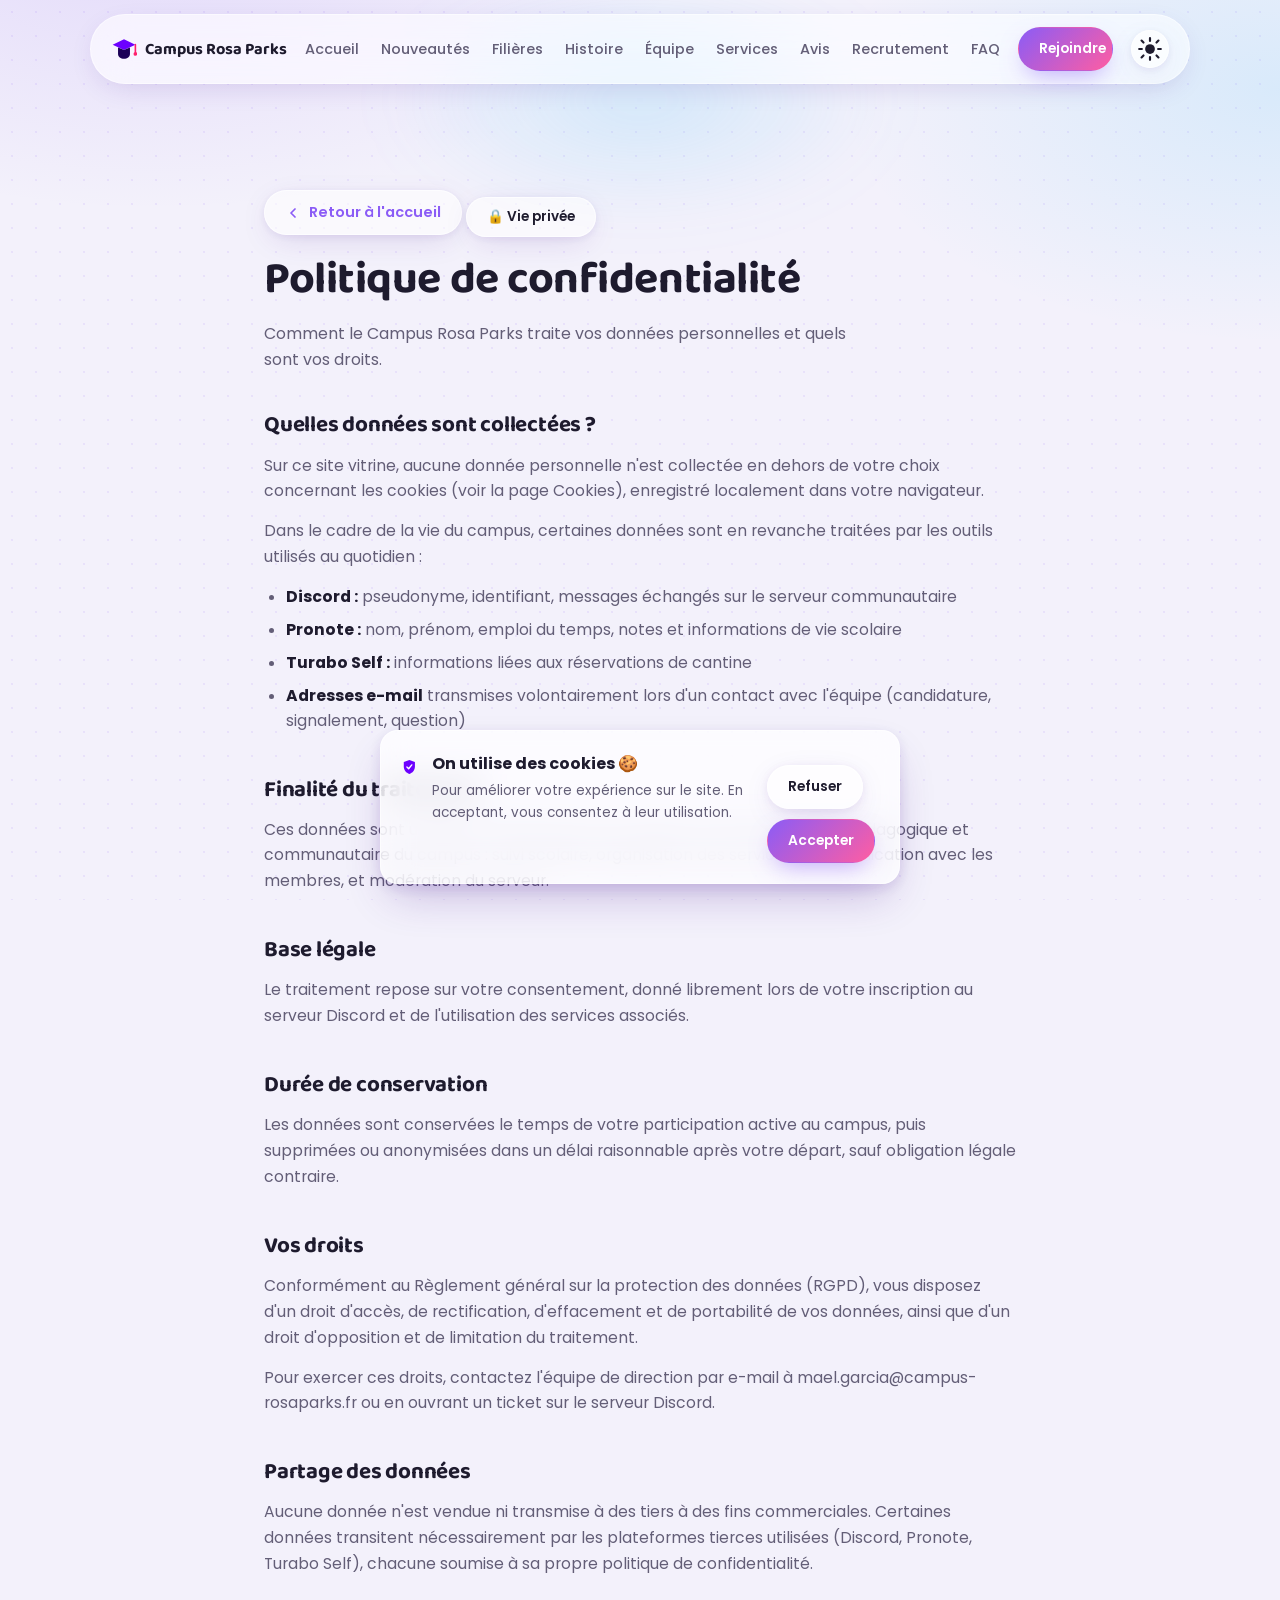
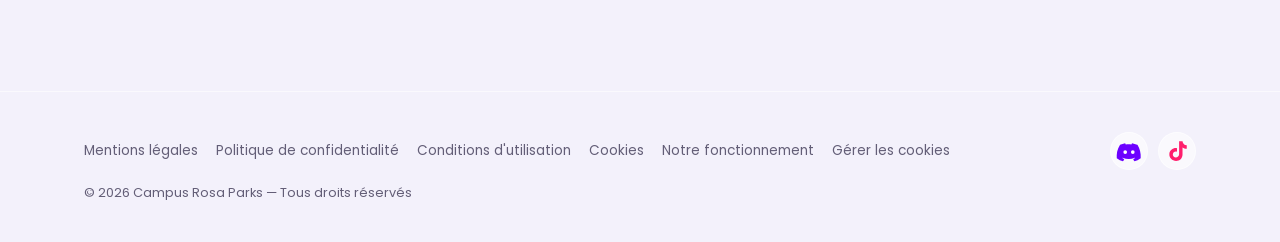
<file: confidentialite.html>
<!DOCTYPE html>
<html lang="fr">
<head>
<meta charset="UTF-8">
<meta name="viewport" content="width=device-width, initial-scale=1, viewport-fit=cover">
<title>Politique de confidentialité — Campus Rosa Parks</title>
<meta name="description" content="Politique de confidentialité du Campus Rosa Parks : données collectées, finalités et droits RGPD.">
<link rel="preconnect" href="https://fonts.googleapis.com">
<link rel="preconnect" href="https://fonts.gstatic.com" crossorigin>
<link href="https://fonts.googleapis.com/css2?family=Baloo+2:wght@500;600;700;800&family=Poppins:wght@400;500;600;700&display=swap" rel="stylesheet">
<style>
/* =========================================================
   CAMPUS ROSA PARKS — DESIGN SYSTEM v2 (Glassmorphism)
   ========================================================= */

:root{
  /* Palette — dégradés doux */
  --sun:#FFC857;
  --tang:#FF8A5B;
  --pink:#FF5DA2;
  --purple:#8B5CF6;
  --deep:#4C1D95;
  --blue:#38BDF8;
  --green:#34D399;
  --ink:#1E1B2E;
  --paper:#F3F1FB;
  --paper-2:#FFFFFF;
  --muted:#635E77;
  --line:rgba(30,27,46,.12);
  --nav-bg:rgba(255,255,255,.6);
  --nav-border:rgba(255,255,255,.5);
  --dot:rgba(139,92,246,.10);

  /* Glass tokens */
  --glass-bg:rgba(255,255,255,.55);
  --glass-bg-2:rgba(255,255,255,.72);
  --glass-border:rgba(255,255,255,.6);
  --glass-shadow:0 8px 32px -8px rgba(76,29,149,.18), 0 2px 8px rgba(76,29,149,.08);
  --glass-shadow-hover:0 20px 44px -12px rgba(76,29,149,.30), 0 4px 14px rgba(76,29,149,.12);
  --blur:18px;

  /* Type */
  --font-display:'Baloo 2', system-ui, sans-serif;
  --font-body:'Poppins', system-ui, -apple-system, sans-serif;

  /* Radii & ombres */
  --r-sm:10px;
  --r-md:18px;
  --r-lg:26px;
  --r-pill:999px;
  --bw:1px;
  --shadow-sm:var(--glass-shadow);
  --shadow-md:var(--glass-shadow-hover);
  --shadow-lg:0 30px 60px -16px rgba(76,29,149,.35);

  --ease:cubic-bezier(.16,1,.3,1);
}

@media (prefers-color-scheme: dark){
  :root:not([data-theme="light"]){
    --paper:#0E0B1C;
    --paper-2:#171329;
    --ink:#F1EEFB;
    --muted:#A79FC9;
    --line:rgba(241,238,251,.10);
    --nav-bg:rgba(23,19,41,.55);
    --nav-border:rgba(255,255,255,.08);
    --dot:rgba(139,92,246,.16);
    --glass-bg:rgba(255,255,255,.05);
    --glass-bg-2:rgba(255,255,255,.08);
    --glass-border:rgba(255,255,255,.1);
    --glass-shadow:0 8px 32px -8px rgba(0,0,0,.5);
    --glass-shadow-hover:0 20px 50px -12px rgba(0,0,0,.6);
  }
}
:root[data-theme="dark"]{
  --paper:#0E0B1C;
  --paper-2:#171329;
  --ink:#F1EEFB;
  --muted:#A79FC9;
  --line:rgba(241,238,251,.10);
  --nav-bg:rgba(23,19,41,.55);
  --nav-border:rgba(255,255,255,.08);
  --dot:rgba(139,92,246,.16);
  --glass-bg:rgba(255,255,255,.05);
  --glass-bg-2:rgba(255,255,255,.08);
  --glass-border:rgba(255,255,255,.1);
  --glass-shadow:0 8px 32px -8px rgba(0,0,0,.5);
  --glass-shadow-hover:0 20px 50px -12px rgba(0,0,0,.6);
}

/* ---------- Reset ---------- */
*,*::before,*::after{box-sizing:border-box;}
html,body{margin:0; padding:0;}
html{scroll-behavior:smooth; scroll-padding-top:130px;}
body{
  background:
    radial-gradient(900px 500px at 12% -10%, rgba(139,92,246,.16), transparent 60%),
    radial-gradient(800px 460px at 100% 10%, rgba(56,189,248,.14), transparent 55%),
    radial-gradient(var(--dot) 1.4px, transparent 1.4px) 0 0/24px 24px,
    var(--paper);
  background-attachment:fixed;
  color:var(--ink);
  font-family:var(--font-body);
  padding-top:env(safe-area-inset-top,0px);
  padding-bottom:env(safe-area-inset-bottom,0px);
  overflow-x:hidden;
}
h1,h2,h3{font-family:var(--font-display); line-height:1.12; margin:0; letter-spacing:-.01em;}
p{margin:0; color:var(--muted); line-height:1.65;}
a{color:inherit; text-decoration:none;}
button{font-family:inherit; cursor:pointer;}
img{max-width:100%; display:block;}
.wrap{max-width:1160px; margin:0 auto; padding:0 24px;}
::selection{background:var(--purple); color:#fff;}

/* ---------- Icons ---------- */
.icon{width:22px; height:22px; display:inline-block; vertical-align:middle;}
.icon-xs{width:16px; height:16px;}
.icon-sm{width:26px; height:26px;}
.icon-md{width:32px; height:32px;}
.icon-lg{width:44px; height:44px;}

/* ---------- Glass base (mixin-like, reused via multiple selectors) ---------- */
.float-card,.value-card,.filiere-card,.bento-card,.member-card,.svc-card,.quick-card,
.review-card,.step,.news-card,.faq-item,.timeline-item b,.cookie-banner,.refused-box,
.back-to-top,.theme-toggle,.nav-inner,.legal-note,.status,.role-tag{
  backdrop-filter:blur(var(--blur)) saturate(160%);
  -webkit-backdrop-filter:blur(var(--blur)) saturate(160%);
}

/* ---------- Buttons ---------- */
.btn{
  display:inline-flex; align-items:center; gap:8px;
  padding:15px 28px; border-radius:var(--r-pill);
  font-weight:600; font-size:.96rem; border:1px solid transparent;
  transition:transform .35s var(--ease), box-shadow .35s var(--ease), background .35s var(--ease), filter .35s var(--ease);
  position:relative; overflow:hidden;
}
.btn-sm{padding:11px 20px; font-size:.86rem;}
.btn-primary{
  background:linear-gradient(135deg, var(--purple), var(--pink));
  color:#fff;
  box-shadow:0 10px 24px -8px rgba(139,92,246,.55);
}
.btn-primary:hover{transform:translateY(-3px); box-shadow:0 16px 34px -8px rgba(139,92,246,.65); filter:brightness(1.06);}
.btn-primary:active{transform:translateY(-1px) scale(.98);}
.btn-ghost{
  background:var(--glass-bg); color:var(--ink); border:1px solid var(--glass-border);
  box-shadow:var(--glass-shadow);
}
.btn-ghost:hover{transform:translateY(-3px); box-shadow:var(--glass-shadow-hover); background:var(--glass-bg-2);}
.btn-ghost:active{transform:translateY(-1px) scale(.98);}

/* ---------- Reveal-on-scroll ---------- */
.reveal{transition:opacity .8s var(--ease), transform .8s var(--ease);}

/* =========================================================
   NAVIGATION — capsule flottante en verre
   ========================================================= */
.nav-float{
  position:fixed; top:14px; left:0; right:0; z-index:200;
  padding-top:env(safe-area-inset-top,0px);
  display:flex; justify-content:center; padding-left:16px; padding-right:16px;
}
.nav-inner{
  width:100%; max-width:1100px;
  display:flex; align-items:center; justify-content:space-between; gap:18px;
  background:var(--nav-bg);
  border:1px solid var(--nav-border);
  border-radius:var(--r-pill);
  padding:12px 20px;
  box-shadow:0 8px 30px -10px rgba(76,29,149,.20);
  transition:box-shadow .3s var(--ease), background .3s var(--ease), transform .3s var(--ease);
}
.nav-float.scrolled .nav-inner{box-shadow:0 14px 40px -10px rgba(76,29,149,.30); transform:translateY(2px);}
.brand{display:flex; align-items:center; gap:8px; font-family:var(--font-display); font-weight:700; font-size:1.02rem; white-space:nowrap;}
.nav-links{display:flex; gap:22px;}
.nav-links a{font-size:.9rem; font-weight:500; color:var(--muted); transition:color .25s;}
.nav-links a:hover{color:var(--purple);}
.nav-cta{white-space:nowrap;}
.nav-burger{display:none; background:none; border:none; color:var(--ink); padding:6px;}
.theme-toggle{
  display:flex; align-items:center; justify-content:center; flex-shrink:0;
  width:38px; height:38px; border-radius:50%; border:1px solid var(--glass-border);
  background:var(--glass-bg); color:var(--ink); padding:0; box-shadow:var(--glass-shadow);
  transition:transform .35s var(--ease), box-shadow .35s var(--ease), background .3s ease;
}
.theme-toggle:hover{transform:translateY(-2px) rotate(-12deg); background:var(--glass-bg-2);}
.theme-toggle .icon-moon{display:none;}
:root[data-theme="dark"] .theme-toggle .icon-sun{display:none;}
:root[data-theme="dark"] .theme-toggle .icon-moon{display:block;}

@media (max-width:900px){
  .nav-links{
    position:fixed; top:96px; left:16px; right:16px;
    background:var(--glass-bg-2); border:1px solid var(--glass-border); border-radius:var(--r-md); box-shadow:var(--glass-shadow-hover);
    flex-direction:column; padding:18px; gap:14px; backdrop-filter:blur(24px) saturate(160%);
    transform:translateY(-14px) scale(.97); opacity:0; pointer-events:none; transition:.35s var(--ease);
  }
  .nav-links.open{transform:translateY(0) scale(1); opacity:1; pointer-events:auto;}
  .nav-cta{display:none;}
  .nav-burger{display:block;}
}

/* =========================================================
   HERO
   ========================================================= */
.hero{
  position:relative; padding:200px 24px 200px; overflow:hidden;
  text-align:center; isolation:isolate;
}
.blob{
  position:absolute; border-radius:50%; filter:blur(60px); opacity:.55; z-index:-1;
  animation:blob-float 14s var(--ease) infinite alternate;
}
.blob-a{width:360px; height:360px; top:-120px; right:-80px; background:radial-gradient(circle at 30% 30%, var(--purple), transparent 70%); animation-delay:0s;}
.blob-b{width:320px; height:320px; bottom:-140px; left:-100px; background:radial-gradient(circle at 30% 30%, var(--blue), transparent 70%); animation-delay:-4s;}
.blob-c{width:260px; height:260px; top:40%; left:50%; background:radial-gradient(circle at 30% 30%, var(--pink), transparent 70%); animation-delay:-8s; opacity:.4;}
@keyframes blob-float{
  0%{transform:translate(0,0) scale(1);}
  100%{transform:translate(30px,-24px) scale(1.12);}
}
.hero::before,.hero::after{content:none;}
.hero-content{max-width:720px; margin:0 auto;}
.badge{
  display:inline-block; background:var(--glass-bg); color:var(--ink); border:1px solid var(--glass-border);
  padding:9px 20px; border-radius:var(--r-pill); font-size:.85rem; font-weight:600;
  margin-bottom:24px; box-shadow:var(--glass-shadow);
  animation:fade-down .8s var(--ease) both;
}
@keyframes fade-down{from{opacity:0; transform:translateY(-10px);} to{opacity:1; transform:translateY(0);}}
.hero h1{font-size:clamp(2.4rem,6vw,4.2rem); font-weight:700; letter-spacing:-.02em;}
.text-gradient{
  background:linear-gradient(120deg, var(--purple), var(--pink), var(--blue), var(--purple));
  background-size:300% auto;
  -webkit-background-clip:text; background-clip:text; color:transparent;
  animation:gradient-shift 6s ease infinite;
}
@keyframes gradient-shift{
  0%{background-position:0% 50%;} 50%{background-position:100% 50%;} 100%{background-position:0% 50%;}
}
.hero .lede{max-width:52ch; margin:22px auto 0; font-size:1.1rem;}
.hero-actions{display:flex; gap:14px; justify-content:center; margin-top:34px; flex-wrap:wrap;}

.hero-cards{
  position:relative; max-width:900px; margin:74px auto 0;
  display:flex; justify-content:center; gap:22px; flex-wrap:wrap;
}
.float-card{
  background:var(--glass-bg); border:1px solid var(--glass-border); border-radius:var(--r-md); box-shadow:var(--glass-shadow);
  padding:18px 26px; display:flex; align-items:center; gap:14px; text-align:left;
  animation:float-card 6s ease-in-out infinite;
  transition:box-shadow .35s var(--ease), transform .35s var(--ease);
}
.float-card:hover{box-shadow:var(--glass-shadow-hover);}
.float-card div{display:flex; flex-direction:column;}
.float-card b{font-family:var(--font-display); font-size:1.5rem;}
.float-card span{font-size:.8rem; color:var(--muted);}
.fc-1{animation-delay:0s;}
.fc-2{transform:translateY(18px); animation-delay:-2s;}
.fc-3{animation-delay:-4s;}
@keyframes float-card{
  0%,100%{transform:translateY(0);}
  50%{transform:translateY(-14px);}
}

/* =========================================================
   SECTIONS
   ========================================================= */
.section{padding:110px 0; position:relative;}
.section.alt{background:transparent;}
.section.first{padding-top:200px;}
.section.first::before{
  content:""; position:absolute; top:-40px; left:50%; width:600px; height:280px; transform:translateX(-50%);
  background:radial-gradient(ellipse at center, rgba(139,92,246,.20), transparent 70%);
  filter:blur(30px); z-index:-1; pointer-events:none;
}
.legal-hero::before{
  content:""; position:absolute; top:-20px; left:50%; width:520px; height:240px; transform:translateX(-50%);
  background:radial-gradient(ellipse at center, rgba(56,189,248,.18), transparent 70%);
  filter:blur(30px); z-index:-1; pointer-events:none;
}
.section-head{display:flex; align-items:flex-start; gap:22px; margin-bottom:52px; max-width:760px;}
.section-head h2{font-size:clamp(1.8rem,3.6vw,2.5rem); font-weight:700; margin-bottom:10px;}
.icon-badge{
  width:64px; height:64px; border-radius:22px; flex-shrink:0;
  display:flex; align-items:center; justify-content:center; box-shadow:var(--glass-shadow);
  transition:transform .4s var(--ease);
}
.icon-badge .icon{width:32px; height:32px;}
.grad-purple{background:linear-gradient(135deg,#8B5CF6,#4C1D95); color:#fff; box-shadow:0 12px 26px -8px rgba(139,92,246,.55);}
.grad-blue{background:linear-gradient(135deg,#38BDF8,#4C1D95); color:#fff; box-shadow:0 12px 26px -8px rgba(56,189,248,.5);}
.grad-pink{background:linear-gradient(135deg,#FF5DA2,#FF8A5B); color:#fff; box-shadow:0 12px 26px -8px rgba(255,93,162,.5);}
.grad-green{background:linear-gradient(135deg,#34D399,#38BDF8); color:#fff; box-shadow:0 12px 26px -8px rgba(52,211,153,.5);}
.grad-orange{background:linear-gradient(135deg,#FFC857,#FF8A5B); color:#fff; box-shadow:0 12px 26px -8px rgba(255,200,87,.5);}
.grad-muted{background:var(--glass-bg); color:var(--muted); border:1px solid var(--glass-border); box-shadow:none;}

/* ---- Texte long & valeurs ---- */
.text-block{max-width:74ch; display:flex; flex-direction:column; gap:16px; margin-bottom:36px;}
.text-block p{font-size:1rem;}
.sub-title{font-size:1.3rem; font-weight:700; margin:44px 0 20px;}
.values-grid{display:grid; grid-template-columns:repeat(4,1fr); gap:18px;}
.value-card{
  background:var(--glass-bg); border:1px solid var(--glass-border); border-radius:var(--r-md);
  padding:22px; display:flex; flex-direction:column; gap:8px; align-items:flex-start;
  box-shadow:var(--glass-shadow);
  transition:transform .4s var(--ease), box-shadow .4s var(--ease), background .4s var(--ease);
}
.value-card:hover{transform:translateY(-6px); box-shadow:var(--glass-shadow-hover); background:var(--glass-bg-2);}
.value-card b{font-size:1rem;}
.value-card p{font-size:.86rem;}

/* ---- Filières ---- */
.filiere-grid{display:grid; grid-template-columns:repeat(2,1fr); gap:20px;}
.filiere-card{
  background:var(--glass-bg); border:1px solid var(--glass-border); border-radius:var(--r-lg);
  padding:26px 28px; display:flex; flex-direction:column; gap:14px; box-shadow:var(--glass-shadow);
  transition:transform .4s var(--ease), box-shadow .4s var(--ease), background .4s var(--ease);
}
.filiere-card:hover{transform:translateY(-6px); box-shadow:var(--glass-shadow-hover); background:var(--glass-bg-2);}
.filiere-card-head{display:flex; align-items:center; gap:12px;}
.filiere-card-head .icon-badge{width:44px; height:44px; border-radius:16px;}
.filiere-card-head .icon-badge .icon{width:22px; height:22px;}
.filiere-card-head b{font-family:var(--font-display); font-size:1.08rem;}
.filiere-list{list-style:none; margin:0; padding:0; display:flex; flex-direction:column; gap:8px;}
.filiere-list li{
  font-size:.92rem; color:var(--ink); display:flex; align-items:center; gap:10px;
  padding:9px 12px; border-radius:var(--r-sm); background:rgba(255,255,255,.35); border:1px solid var(--glass-border);
}
:root[data-theme="dark"] .filiere-list li{background:rgba(255,255,255,.04);}
.filiere-list li .icon{width:8px; height:8px; border-radius:50%; background:var(--purple); flex-shrink:0;}

/* ---- Frise chronologique ---- */
.timeline{position:relative; display:flex; flex-direction:column; gap:34px; padding-left:30px; border-left:2px solid transparent;
  border-image:linear-gradient(var(--purple),var(--blue)) 1;}
.timeline-item{position:relative;}
.timeline-dot{
  position:absolute; left:-38px; top:0; width:16px; height:16px; border-radius:50%;
  background:linear-gradient(135deg,var(--purple),var(--pink)); box-shadow:0 0 0 4px var(--glass-bg), 0 0 14px rgba(139,92,246,.6);
}
.timeline-item b{display:block; font-size:1.02rem; margin-bottom:4px; backdrop-filter:none;}
.timeline-item p{font-size:.92rem; max-width:60ch;}

/* ---- Bento (Qui sommes-nous) ---- */
.bento{display:grid; grid-template-columns:repeat(3,1fr); gap:20px;}
.bento-card{
  background:var(--glass-bg); border:1px solid var(--glass-border); border-radius:var(--r-lg);
  padding:30px; text-align:center; display:flex; flex-direction:column; align-items:center; gap:8px;
  box-shadow:var(--glass-shadow); transition:transform .4s var(--ease), box-shadow .4s var(--ease);
}
.bento-card:hover{transform:translateY(-8px); box-shadow:var(--glass-shadow-hover);}
.bento-card .icon-lg{margin-bottom:6px;}
.bento-card b{font-family:var(--font-display); font-size:2.2rem;}
.bento-card span{color:var(--muted); font-size:.92rem;}

/* ---- Équipe ---- */
.team-group{margin-bottom:44px;}
.team-group h3{
  display:flex; align-items:center; gap:8px; font-size:1rem; font-weight:600;
  color:var(--purple); margin-bottom:18px;
}
.team-grid{display:grid; grid-template-columns:repeat(3,1fr); gap:18px;}
.member-card{
  background:var(--glass-bg); border:1px solid var(--glass-border); border-radius:var(--r-md);
  padding:24px; display:flex; flex-direction:column; gap:6px; align-items:flex-start; box-shadow:var(--glass-shadow);
  transition:transform .4s var(--ease), box-shadow .4s var(--ease);
}
.member-card:hover{transform:translateY(-6px); box-shadow:var(--glass-shadow-hover);}
.member-card.wide{grid-column:span 2;}
.member-card.empty{opacity:.6;}
.avatar{
  width:46px; height:46px; border-radius:16px; color:#fff; font-weight:700; font-size:.85rem;
  display:flex; align-items:center; justify-content:center; margin-bottom:6px;
}
.avatar.sm{width:34px; height:34px; margin:0;}
.member-card b{font-size:1rem;}
.role-tag{
  font-size:.76rem; color:var(--muted); background:rgba(255,255,255,.4); border:1px solid var(--glass-border);
  padding:4px 12px; border-radius:var(--r-pill);
}
:root[data-theme="dark"] .role-tag{background:rgba(255,255,255,.05);}
.member-card a{font-size:.86rem; color:var(--blue);}
.member-card a:hover{color:var(--pink);}
.member-card .na{font-size:.86rem; color:var(--muted);}

/* ---- Services ---- */
.svc-grid{display:grid; grid-template-columns:repeat(3,1fr); gap:20px;}
.svc-card{
  background:var(--glass-bg); border:1px solid var(--glass-border); border-radius:var(--r-lg);
  padding:30px; display:flex; flex-direction:column; gap:10px; align-items:flex-start; box-shadow:var(--glass-shadow);
  transition:transform .4s var(--ease), box-shadow .4s var(--ease), border-color .4s var(--ease);
}
.svc-card:hover{transform:translateY(-8px); box-shadow:var(--glass-shadow-hover); border-color:var(--purple);}
.svc-card b{font-family:var(--font-display); font-size:1.2rem;}
.svc-card p{font-size:.9rem;}
.svc-card.soon{opacity:.6;}
.status{font-size:.76rem; font-weight:700; padding:5px 14px; border-radius:var(--r-pill); border:1px solid var(--glass-border);}
.status.ok{background:linear-gradient(135deg,var(--green),var(--blue)); color:#fff; border:none;}
.status.wait{background:var(--glass-bg); color:var(--muted);}

/* ---- Avis / carrousel ---- */
.carousel{max-width:640px; margin:0 auto;}
.carousel-track{display:flex; transition:transform .6s var(--ease);}
.carousel-slide{min-width:100%; padding:4px;}
.review-card{
  background:var(--glass-bg); border:1px solid var(--glass-border); border-radius:var(--r-lg);
  padding:36px; text-align:center; box-shadow:var(--glass-shadow);
}
.review-card.invite{display:flex; flex-direction:column; align-items:center; gap:14px;}
.stars{display:flex; gap:4px; justify-content:center; color:var(--sun); margin-bottom:14px;}
.review-card p{font-family:var(--font-display); font-size:1.15rem; color:var(--ink); margin-bottom:18px;}
.who{display:flex; align-items:center; justify-content:center; gap:10px;}
.who b{font-size:.92rem;}
.carousel-controls{display:flex; align-items:center; justify-content:center; gap:18px; margin-top:24px;}
.carousel-controls button{
  width:42px; height:42px; border-radius:50%; border:1px solid var(--glass-border);
  background:var(--glass-bg); display:flex; align-items:center; justify-content:center;
  transition:background .3s ease, color .3s ease, transform .3s var(--ease);
}
.carousel-controls button:hover{background:linear-gradient(135deg,var(--purple),var(--pink)); color:#fff; transform:translateY(-2px);}
.carousel-dots{display:flex; gap:8px;}
.carousel-dots span{width:8px; height:8px; border-radius:50%; background:var(--line); transition:background .3s ease, transform .3s ease;}
.carousel-dots span.active{background:linear-gradient(135deg,var(--purple),var(--pink)); transform:scale(1.3);}

/* ---- Recrutement ---- */
.steps{display:grid; grid-template-columns:repeat(3,1fr); gap:20px; margin-bottom:40px;}
.step{
  position:relative; background:var(--glass-bg); border:1px solid var(--glass-border); border-radius:var(--r-lg);
  padding:32px 26px; display:flex; flex-direction:column; gap:8px; align-items:flex-start; box-shadow:var(--glass-shadow);
  transition:transform .4s var(--ease), box-shadow .4s var(--ease);
}
.step:hover{transform:translateY(-6px); box-shadow:var(--glass-shadow-hover);}
.step-n{
  position:absolute; top:-14px; right:20px; width:32px; height:32px; border-radius:50%;
  background:linear-gradient(135deg,var(--pink),var(--purple)); color:#fff;
  display:flex; align-items:center; justify-content:center; font-weight:700; font-size:.85rem;
  box-shadow:0 6px 16px -4px rgba(139,92,246,.6);
}
.step b{font-size:1.05rem; margin-top:6px;}
.step p{font-size:.9rem;}
.cta-banner{
  background:linear-gradient(135deg,var(--deep),var(--purple),var(--pink)); background-size:200% auto;
  color:#fff; border-radius:var(--r-lg); padding:36px 40px;
  display:flex; align-items:center; justify-content:space-between; gap:24px; flex-wrap:wrap;
  box-shadow:0 20px 44px -14px rgba(76,29,149,.5); animation:gradient-shift 8s ease infinite;
}
.cta-banner b{font-family:var(--font-display); font-size:1.2rem; display:block; margin-bottom:6px;}
.cta-banner p{color:rgba(255,255,255,.78);}

/* ---- FAQ ---- */
.faq-list{max-width:760px; display:flex; flex-direction:column; gap:12px;}
.faq-item{
  border-bottom:none; background:var(--glass-bg); border:1px solid var(--glass-border);
  border-radius:var(--r-md); box-shadow:var(--glass-shadow); overflow:hidden;
  transition:box-shadow .3s var(--ease);
}
.faq-item.open{box-shadow:var(--glass-shadow-hover);}
.faq-q{
  width:100%; background:none; border:none; text-align:left; padding:20px 22px;
  display:flex; justify-content:space-between; align-items:center; font-weight:600; font-size:1rem; color:var(--ink);
}
.faq-q .icon{transition:transform .35s var(--ease); color:var(--muted);}
.faq-item.open .faq-q .icon{transform:rotate(180deg); color:var(--purple);}
.faq-a{max-height:0; overflow:hidden; transition:max-height .4s var(--ease);}
.faq-a p{padding:0 22px 20px;}

/* =========================================================
   FOOTER
   ========================================================= */
footer{border-top:1px solid var(--glass-border); padding:40px 0; position:relative;}
.footer-inner{display:flex; flex-direction:row; align-items:center; justify-content:space-between; flex-wrap:wrap; gap:14px;}
.footer-inner .footer-base{order:3; width:100%;}
.footer-links{display:flex; gap:18px; flex-wrap:wrap; align-items:center;}
.footer-links a, .link-btn{font-size:.85rem; color:var(--muted); background:none; border:none; padding:0; transition:color .25s;}
.footer-links a:hover, .link-btn:hover{color:var(--pink);}
.footer-base{font-size:.8rem; color:var(--muted);}
.footer-social{display:flex; gap:10px;}
.footer-social a{
  width:38px; height:38px; border-radius:50%; border:1px solid var(--glass-border);
  background:var(--glass-bg); display:flex; align-items:center; justify-content:center;
  color:var(--muted); transition:transform .35s var(--ease), color .3s ease, background .3s ease;
}
.footer-social a:hover{transform:translateY(-4px); color:#fff; background:linear-gradient(135deg,var(--purple),var(--pink));}
@media (max-width:640px){.footer-inner{flex-direction:column; align-items:flex-start;}}

/* =========================================================
   COOKIES
   ========================================================= */
.cookie-banner{
  position:fixed; left:16px; right:16px; bottom:calc(16px + env(safe-area-inset-bottom,0px));
  max-width:520px; margin:0 auto; z-index:300;
  background:var(--glass-bg-2); border:1px solid var(--glass-border); border-radius:var(--r-md);
  box-shadow:var(--glass-shadow-hover); padding:20px; display:flex; gap:14px; align-items:flex-start;
  animation:fade-up .5s var(--ease) both;
}
@keyframes fade-up{from{opacity:0; transform:translateY(20px);} to{opacity:1; transform:translateY(0);}}
.cookie-text b{display:block; margin-bottom:4px;}
.cookie-text p{font-size:.85rem;}
.cookie-actions{display:flex; gap:10px; margin-top:14px; flex-wrap:wrap;}
@media (max-width:520px){.cookie-banner{flex-direction:column;}}

.refused-overlay{
  display:none; position:fixed; inset:0; z-index:400; background:rgba(10,7,20,.55);
  align-items:center; justify-content:center; padding:24px; backdrop-filter:blur(10px);
}
.refused-box{
  background:var(--glass-bg-2); border:1px solid var(--glass-border); border-radius:var(--r-lg); padding:40px;
  max-width:380px; text-align:center; box-shadow:var(--glass-shadow-hover);
  animation:fade-up .4s var(--ease) both;
}
.refused-box h3{margin:14px 0 8px; font-size:1.3rem;}
.refused-box p{margin-bottom:20px; font-size:.92rem;}

/* =========================================================
   BACK TO TOP
   ========================================================= */
.back-to-top{
  position:fixed; right:20px; bottom:calc(20px + env(safe-area-inset-bottom,0px));
  width:48px; height:48px; border-radius:50%; border:1px solid var(--glass-border); z-index:150;
  background:linear-gradient(135deg,var(--purple),var(--pink)); color:#fff;
  display:flex; align-items:center; justify-content:center;
  box-shadow:0 10px 26px -8px rgba(139,92,246,.6); cursor:pointer;
  opacity:0; transform:translateY(12px) scale(.9); pointer-events:none;
  transition:opacity .3s var(--ease), transform .3s var(--ease);
}
.back-to-top.visible{opacity:1; transform:translateY(0) scale(1); pointer-events:auto;}
.back-to-top:hover{transform:translateY(-4px) scale(1.05);}
.back-to-top .icon{transform:rotate(-90deg);}

/* ---- Ajouts : pages dediees ---- */
.section-head .icon-badge, .quick-card .icon-badge{transition:transform .4s var(--ease);}
.filiere-card:hover .icon-badge, .svc-card:hover .icon-badge, .bento-card:hover .icon-lg,
.member-card:hover .avatar, .quick-card:hover .icon-badge{transform:rotate(-8deg) scale(1.1);}

main{animation:page-in .7s var(--ease) both;}
@keyframes page-in{from{opacity:0; transform:translateY(14px);} to{opacity:1; transform:translateY(0);}}

.nav-links a{position:relative;}
.nav-links a::after{
  content:""; position:absolute; left:0; right:100%; bottom:-4px; height:2px; border-radius:2px;
  background:linear-gradient(90deg,var(--purple),var(--pink)); transition:right .3s var(--ease);
}
.nav-links a:hover::after{right:0;}

.section.first{padding-top:200px;}
.back-home{display:inline-flex; align-items:center; gap:8px; margin-bottom:8px; color:var(--purple); font-weight:600; font-size:.9rem; transition:gap .3s var(--ease);}
.back-home:hover{gap:12px;}
.back-home .icon{transform:rotate(180deg); width:16px; height:16px;}

.quick-links{display:grid; grid-template-columns:repeat(3,1fr); gap:20px;}
.quick-card{
  background:var(--glass-bg); border:1px solid var(--glass-border); border-radius:var(--r-lg);
  padding:26px; display:flex; flex-direction:column; gap:10px; align-items:flex-start; box-shadow:var(--glass-shadow);
  transition:transform .4s var(--ease), box-shadow .4s var(--ease), border-color .4s var(--ease);
}
.quick-card:hover{transform:translateY(-8px); box-shadow:var(--glass-shadow-hover); border-color:var(--purple);}
.quick-card b{font-family:var(--font-display); font-size:1.1rem;}
.quick-card p{font-size:.88rem;}
.quick-card .go{font-size:.86rem; font-weight:600; color:var(--purple); display:inline-flex; align-items:center; gap:6px; transition:gap .3s var(--ease);}
.quick-card:hover .go{gap:10px;}
@media (max-width:900px){.quick-links{grid-template-columns:1fr 1fr;}}
@media (max-width:640px){.quick-links{grid-template-columns:1fr;}}

/* =========================================================
   Bandeau d'annonces défilant
   ========================================================= */
.ticker{
  position:fixed; top:0; left:0; right:0; z-index:199;
  background:var(--glass-bg-2); color:var(--ink); overflow:hidden; white-space:nowrap;
  border-bottom:1px solid var(--glass-border); backdrop-filter:blur(16px) saturate(160%);
}
.ticker-track{
  display:inline-flex; align-items:center; gap:48px; padding:8px 0;
  animation:ticker-scroll 26s linear infinite;
}
.ticker-track span{display:inline-flex; align-items:center; gap:10px; font-size:.82rem; font-weight:600; letter-spacing:.01em;}
.ticker-track span b{background:linear-gradient(90deg,var(--purple),var(--pink)); -webkit-background-clip:text; background-clip:text; color:transparent;}
@keyframes ticker-scroll{
  0%{transform:translateX(0);}
  100%{transform:translateX(-50%);}
}

.new-flag{
  display:inline-flex; align-items:center; gap:6px; background:linear-gradient(135deg,var(--pink),var(--purple)); color:#fff;
  border:none; border-radius:var(--r-pill); padding:4px 12px;
  font-size:.72rem; font-weight:700; text-transform:uppercase; letter-spacing:.04em;
}
.news-grid{display:grid; grid-template-columns:repeat(4,1fr); gap:18px;}
.news-card{
  position:relative; background:var(--glass-bg); border:1px solid var(--glass-border); border-radius:var(--r-lg);
  padding:26px 22px; display:flex; flex-direction:column; gap:10px; align-items:flex-start;
  box-shadow:var(--glass-shadow); transition:transform .4s var(--ease), box-shadow .4s var(--ease);
}
.news-card:hover{transform:translateY(-6px); box-shadow:var(--glass-shadow-hover);}
.news-card .new-flag{position:absolute; top:-12px; right:16px;}
.news-card b{font-family:var(--font-display); font-size:1.05rem;}
.news-card p{font-size:.86rem;}
.news-year{
  display:inline-flex; align-items:center; justify-content:center; width:40px; height:40px;
  border-radius:14px; background:linear-gradient(135deg,var(--green),var(--blue));
  font-family:var(--font-display); font-weight:700; font-size:.85rem; color:#fff;
}
@media (max-width:900px){.news-grid{grid-template-columns:1fr 1fr;}}
@media (max-width:640px){.news-grid{grid-template-columns:1fr;}}

/* =========================================================
   RESPONSIVE
   ========================================================= */
@media (max-width:900px){
  .bento, .svc-grid, .steps, .team-grid{grid-template-columns:1fr 1fr;}
  .values-grid, .filiere-grid{grid-template-columns:1fr 1fr;}
  .member-card.wide{grid-column:span 2;}
}
@media (max-width:640px){
  .hero{padding:170px 20px 200px;}
  .bento, .svc-grid, .steps, .team-grid{grid-template-columns:1fr;}
  .values-grid, .filiere-grid{grid-template-columns:1fr;}
  .member-card.wide{grid-column:span 1;}
  .section-head{flex-direction:column;}
  .cta-banner{flex-direction:column; align-items:flex-start;}
}

/* Respect des préférences de mouvement réduit */
@media (prefers-reduced-motion: reduce){
  *{animation-duration:.01ms !important; animation-iteration-count:1 !important; transition-duration:.01ms !important;}
}

</style>
<style>
.legal-hero{padding:190px 0 20px; position:relative;}
.legal-hero .wrap{max-width:800px;}
.legal-hero .badge{margin-bottom:18px;}
.legal-hero h1{font-size:clamp(2rem,5vw,2.8rem); font-weight:700;}
.legal-hero .lede{margin-top:16px; max-width:60ch;}
.legal-body{padding:20px 0 100px;}
.legal-body .wrap{max-width:800px;}
.legal-body h2{font-family:var(--font-display); font-size:1.4rem; font-weight:700; margin:44px 0 14px;}
.legal-body h2:first-child{margin-top:0;}
.legal-body p{margin-bottom:14px; font-size:.98rem;}
.legal-body ul{margin:0 0 14px; padding-left:22px; color:var(--muted);}
.legal-body li{margin-bottom:8px; font-size:.98rem; line-height:1.6;}
.legal-body strong{color:var(--ink);}
.legal-note{
  background:var(--glass-bg); border:1px solid var(--glass-border); border-radius:var(--r-md);
  padding:18px 22px; font-size:.9rem; margin:20px 0 30px; display:flex; gap:12px; align-items:flex-start;
  box-shadow:var(--glass-shadow); color:var(--ink);
}
.legal-note .icon{flex-shrink:0; margin-top:2px;}
.back-home{display:inline-flex; align-items:center; gap:8px; margin-bottom:18px;}
.back-home .icon{transform:rotate(180deg); width:16px; height:16px;}
</style>
</head>
<body>

<svg style="display:none" aria-hidden="true">
  <symbol id="i-cap" viewBox="0 0 48 48">
    <path d="M24 6 L45 16 L24 26 L3 16 Z" fill="#6C00FF"/>
    <path d="M24 26 L13 21 L13 33 C13 38 18 42 24 42 C30 42 35 38 35 33 L35 21 Z" fill="#1B0057"/>
    <line x1="45" y1="16" x2="45" y2="30" stroke="#FF1F6D" stroke-width="3" stroke-linecap="round"/>
    <circle cx="45" cy="33" r="3.4" fill="#FF1F6D"/>
  </symbol>
  <symbol id="i-chat" viewBox="0 0 48 48">
    <path d="M6 10h36a4 4 0 0 1 4 4v16a4 4 0 0 1-4 4H24l-9 8v-8H6a4 4 0 0 1-4-4V14a4 4 0 0 1 4-4Z" fill="#00C2D1"/>
    <circle cx="16" cy="22" r="2.6" fill="#fff"/><circle cx="24" cy="22" r="2.6" fill="#fff"/><circle cx="32" cy="22" r="2.6" fill="#fff"/>
  </symbol>
  <symbol id="i-calendar" viewBox="0 0 48 48">
    <rect x="6" y="10" width="36" height="32" rx="6" fill="#FFD400"/>
    <rect x="6" y="10" width="36" height="10" rx="6" fill="#FF6B00"/>
    <rect x="13" y="26" width="6" height="6" rx="1.5" fill="#fff"/>
    <rect x="21" y="26" width="6" height="6" rx="1.5" fill="#fff"/>
    <rect x="29" y="26" width="6" height="6" rx="1.5" fill="#fff"/>
  </symbol>
  <symbol id="i-chart" viewBox="0 0 48 48">
    <rect x="4" y="4" width="40" height="40" rx="10" fill="#00E6A0"/>
    <rect x="12" y="26" width="6" height="12" rx="2" fill="#fff"/>
    <rect x="21" y="18" width="6" height="20" rx="2" fill="#fff"/>
    <rect x="30" y="10" width="6" height="28" rx="2" fill="#fff"/>
  </symbol>
  <symbol id="i-trophy" viewBox="0 0 48 48">
    <path d="M14 8h20v12a10 10 0 0 1-20 0Z" fill="#FFD400"/>
    <path d="M14 10H6a8 8 0 0 0 8 12" fill="none" stroke="#FF6B00" stroke-width="3"/>
    <path d="M34 10h8a8 8 0 0 1-8 12" fill="none" stroke="#FF6B00" stroke-width="3"/>
    <rect x="20" y="30" width="8" height="6" fill="#FF6B00"/>
    <rect x="14" y="36" width="20" height="6" rx="2" fill="#FF6B00"/>
  </symbol>
  <symbol id="i-bell" viewBox="0 0 48 48">
    <path d="M24 6a4 4 0 0 1 4 4v2c6 2 9 7 9 14v6l4 5H7l4-5v-6c0-7 3-12 9-14v-2a4 4 0 0 1 4-4Z" fill="#FF1F6D"/>
    <path d="M18 37a6 6 0 0 0 12 0Z" fill="#1B0057"/>
  </symbol>
  <symbol id="i-gear" viewBox="0 0 48 48">
    <circle cx="24" cy="24" r="9" fill="#00C2D1"/>
    <path d="M24 4v6M24 38v6M4 24h6M38 24h6M9 9l4.2 4.2M34.8 34.8L39 39M39 9l-4.2 4.2M13.2 34.8L9 39" stroke="#6C00FF" stroke-width="4" stroke-linecap="round"/>
  </symbol>
  <symbol id="i-heart" viewBox="0 0 48 48">
    <path d="M24 42S6 30 6 17a10 10 0 0 1 18-6 10 10 0 0 1 18 6c0 13-18 25-18 25Z" fill="#FF1F6D"/>
  </symbol>
  <symbol id="i-star" viewBox="0 0 48 48">
    <path d="M24 4l5.8 12.3L43 18l-9.5 9.1L35.8 43 24 35.8 12.2 43l2.3-15.9L5 18l13.2-1.7Z" fill="#FFD400"/>
  </symbol>
  <symbol id="i-rocket" viewBox="0 0 48 48">
    <path d="M24 4c8 4 12 12 12 22l-6 6h-12l-6-6c0-10 4-18 12-22Z" fill="#00C2D1"/>
    <circle cx="24" cy="18" r="4" fill="#fff"/>
    <path d="M14 32l-6 10 10-6ZM34 32l6 10-10-6Z" fill="#FF6B00"/>
  </symbol>
  <symbol id="i-book" viewBox="0 0 48 48">
    <path d="M6 8h16a6 6 0 0 1 6 6v26a6 6 0 0 0-6-4H6Z" fill="#00E6A0"/>
    <path d="M42 8H26a6 6 0 0 0-6 6v26a6 6 0 0 1 6-4h16Z" fill="#00C2D1"/>
  </symbol>
  <symbol id="i-mega" viewBox="0 0 48 48">
    <path d="M6 20v8l10 3V17Z" fill="#FF6B00"/>
    <path d="M16 16l22-8v32l-22-8Z" fill="#FF1F6D"/>
    <path d="M14 31l3 10h6l-3-9Z" fill="#1B0057"/>
  </symbol>
  <symbol id="i-shield" viewBox="0 0 48 48">
    <path d="M24 4l16 6v12c0 12-7 19-16 22C15 41 8 34 8 22V10Z" fill="#6C00FF"/>
    <path d="M17 24l5 5 9-11" fill="none" stroke="#fff" stroke-width="4" stroke-linecap="round" stroke-linejoin="round"/>
  </symbol>
  <symbol id="i-people" viewBox="0 0 48 48">
    <circle cx="17" cy="16" r="8" fill="#00C2D1"/>
    <circle cx="33" cy="20" r="6.5" fill="#FF1F6D"/>
    <path d="M4 42c0-10 26-10 26 0Z" fill="#00C2D1"/>
    <path d="M26 42c0-8 20-8 20 0Z" fill="#FF1F6D"/>
  </symbol>
  <symbol id="i-mail" viewBox="0 0 48 48">
    <rect x="4" y="10" width="40" height="28" rx="5" fill="#FFD400"/>
    <path d="M6 12l18 15L42 12" fill="none" stroke="#fff" stroke-width="3.5" stroke-linecap="round" stroke-linejoin="round"/>
  </symbol>
  <symbol id="i-menu" viewBox="0 0 32 32"><path d="M5 9h22M5 16h22M5 23h22" stroke="currentColor" stroke-width="3" stroke-linecap="round"/></symbol>
  <symbol id="i-close" viewBox="0 0 32 32"><path d="M8 8l16 16M24 8L8 24" stroke="currentColor" stroke-width="3" stroke-linecap="round"/></symbol>
  <symbol id="i-arrow" viewBox="0 0 32 32"><path d="M12 8l8 8-8 8" fill="none" stroke="currentColor" stroke-width="3.5" stroke-linecap="round" stroke-linejoin="round"/></symbol>
  <symbol id="i-chevron" viewBox="0 0 32 32"><path d="M9 12l7 8 7-8" fill="none" stroke="currentColor" stroke-width="3" stroke-linecap="round" stroke-linejoin="round"/></symbol>
  <symbol id="i-lock" viewBox="0 0 48 48">
    <rect x="10" y="22" width="28" height="20" rx="5" fill="#1B0057"/>
    <path d="M16 22v-6a8 8 0 0 1 16 0v6" fill="none" stroke="#1B0057" stroke-width="5"/>
    <circle cx="24" cy="32" r="3.4" fill="#fff"/>
  </symbol>
  <symbol id="i-sun" viewBox="0 0 24 24">
    <circle cx="12" cy="12" r="4.5" fill="currentColor"/>
    <g stroke="currentColor" stroke-width="2" stroke-linecap="round">
      <path d="M12 2v2.5M12 19.5V22M4.2 4.2l1.8 1.8M18 18l1.8 1.8M2 12h2.5M19.5 12H22M4.2 19.8l1.8-1.8M18 6l1.8-1.8"/>
    </g>
  </symbol>
  <symbol id="i-moon" viewBox="0 0 24 24">
    <path d="M20 14.5A8.5 8.5 0 1 1 9.5 4a7 7 0 0 0 10.5 10.5Z" fill="currentColor"/>
  </symbol>
  <symbol id="i-discord" viewBox="0 0 48 48">
    <path d="M39 12.5c-3-1.4-6.1-2.4-9.4-3-.4.8-.9 1.8-1.2 2.6-3.5-.5-6.9-.5-10.3 0-.3-.8-.8-1.8-1.2-2.6-3.3.6-6.4 1.6-9.4 3C2 21 .9 29.3 1.4 37.4c3.9 2.9 7.7 4.6 11.4 5.7.9-1.3 1.7-2.6 2.4-4.1-1.3-.5-2.6-1.1-3.8-1.9.3-.2.6-.5.9-.7 7.3 3.4 15.2 3.4 22.4 0 .3.2.6.5.9.7-1.2.7-2.5 1.3-3.8 1.9.7 1.4 1.5 2.8 2.4 4.1 3.7-1.1 7.5-2.8 11.4-5.7.6-9.4-1.6-17.6-6-24.9Z" fill="#6C00FF"/>
    <circle cx="17" cy="26" r="3.4" fill="#fff"/><circle cx="31" cy="26" r="3.4" fill="#fff"/>
  </symbol>
  <symbol id="i-tiktok" viewBox="0 0 48 48">
    <path d="M28 6h6.2c.4 3.9 3 7.1 7.8 7.5v6.3c-2.9.1-5.6-.8-7.8-2.3v13.1c0 7-5.1 11.9-11.9 11.9-3.6 0-6.9-1.5-9.2-4-2.3-2.5-3.5-5.8-3.2-9.3.5-6.1 5.7-10.6 12-10.6.7 0 1.4.1 2.1.2v6.6c-.7-.2-1.4-.3-2.1-.3-3 0-5.4 2.2-5.6 5.1-.1 1.6.4 3 1.4 4.1 1 1.1 2.5 1.8 4.2 1.8 3.1 0 5.6-2.4 5.9-5.5.1-.6.1-1.2.1-1.8V6Z" fill="#FF1F6D"/>
  </symbol>
</svg>

<header class="nav-float" id="nav">
  <div class="nav-inner">
    <a href="index.html" class="brand">
      <svg class="icon icon-sm"><use href="#i-cap"/></svg>
      <span>Campus Rosa Parks</span>
    </a>
    <nav class="nav-links" id="navLinks">
      <a href="index.html#accueil">Accueil</a>
      <a href="index.html#nouveautes">Nouveautés</a>
      <a href="filieres.html">Filières</a>
      <a href="histoire.html">Histoire</a>
      <a href="equipe.html">Équipe</a>
      <a href="services.html">Services</a>
      <a href="avis.html">Avis</a>
      <a href="recrutement.html">Recrutement</a>
      <a href="faq.html">FAQ</a>
    </nav>
    <a href="recrutement.html" class="btn btn-primary btn-sm nav-cta">Rejoindre</a>
    <button class="theme-toggle" id="themeToggle" aria-label="Changer de thème">
      <svg class="icon icon-sm icon-sun"><use href="#i-sun"/></svg>
      <svg class="icon icon-sm icon-moon"><use href="#i-moon"/></svg>
    </button>
    <button class="nav-burger" id="navBurger" aria-label="Ouvrir le menu">
      <svg class="icon"><use href="#i-menu"/></svg>
    </button>
  </div>
</header>

<main id="top">
<section class="legal-hero">
  <div class="wrap">
    <a href="index.html" class="back-home btn btn-ghost btn-sm"><svg class="icon"><use href="#i-arrow"/></svg> Retour à l'accueil</a>
    <span class="badge">🔒 Vie privée</span>
    <h1>Politique de confidentialité</h1>
    <p class="lede">Comment le Campus Rosa Parks traite vos données personnelles et quels sont vos droits.</p>
  </div>
</section>

<section class="legal-body">
  <div class="wrap">

<h2>Quelles données sont collectées ?</h2>
<p>Sur ce site vitrine, aucune donnée personnelle n'est collectée en dehors de votre choix concernant les cookies (voir la page <a href="cookies.html">Cookies</a>), enregistré localement dans votre navigateur.</p>
<p>Dans le cadre de la vie du campus, certaines données sont en revanche traitées par les outils utilisés au quotidien :</p>
<ul>
<li><strong>Discord :</strong> pseudonyme, identifiant, messages échangés sur le serveur communautaire</li>
<li><strong>Pronote :</strong> nom, prénom, emploi du temps, notes et informations de vie scolaire</li>
<li><strong>Turabo Self :</strong> informations liées aux réservations de cantine</li>
<li><strong>Adresses e-mail</strong> transmises volontairement lors d'un contact avec l'équipe (candidature, signalement, question)</li>
</ul>

<h2>Finalité du traitement</h2>
<p>Ces données sont utilisées exclusivement pour assurer le fonctionnement pédagogique et communautaire du campus : suivi scolaire, organisation des services, communication avec les membres, et modération du serveur.</p>

<h2>Base légale</h2>
<p>Le traitement repose sur votre consentement, donné librement lors de votre inscription au serveur Discord et de l'utilisation des services associés.</p>

<h2>Durée de conservation</h2>
<p>Les données sont conservées le temps de votre participation active au campus, puis supprimées ou anonymisées dans un délai raisonnable après votre départ, sauf obligation légale contraire.</p>

<h2>Vos droits</h2>
<p>Conformément au Règlement général sur la protection des données (RGPD), vous disposez d'un droit d'accès, de rectification, d'effacement et de portabilité de vos données, ainsi que d'un droit d'opposition et de limitation du traitement.</p>
<p>Pour exercer ces droits, contactez l'équipe de direction par e-mail à <a href="mailto:mael.garcia@campus-rosaparks.fr">mael.garcia@campus-rosaparks.fr</a> ou en ouvrant un ticket sur le serveur Discord.</p>

<h2>Partage des données</h2>
<p>Aucune donnée n'est vendue ni transmise à des tiers à des fins commerciales. Certaines données transitent nécessairement par les plateformes tierces utilisées (Discord, Pronote, Turabo Self), chacune soumise à sa propre politique de confidentialité.</p>

  </div>
</section>
</main>


<footer>
  <div class="wrap footer-inner">
    <div class="footer-links">
      <a href="mentions-legales.html">Mentions légales</a>
      <a href="confidentialite.html">Politique de confidentialité</a>
      <a href="conditions.html">Conditions d'utilisation</a>
      <a href="cookies.html">Cookies</a>
      <a href="fonctionnement.html">Notre fonctionnement</a>
      <button id="reopenCookiesFooter" class="link-btn">Gérer les cookies</button>
    </div>
    <div class="footer-social">
      <a href="https://discord.gg/FnWhnB5DF7" target="_blank" rel="noopener" aria-label="Rejoindre le Discord"><svg class="icon icon-sm"><use href="#i-discord"/></svg></a>
      <a href="https://www.tiktok.com/@campus_rosaparks" target="_blank" rel="noopener" aria-label="Suivre sur TikTok"><svg class="icon icon-sm"><use href="#i-tiktok"/></svg></a>
    </div>
    <div class="footer-base">© 2026 Campus Rosa Parks — Tous droits réservés</div>
  </div>
</footer>

<div id="cookieBanner" class="cookie-banner">
  <svg class="icon icon-md"><use href="#i-shield"/></svg>
  <div class="cookie-text">
    <b>On utilise des cookies 🍪</b>
    <p>Pour améliorer votre expérience sur le site. En acceptant, vous consentez à leur utilisation.</p>
  </div>
  <div class="cookie-actions">
    <button id="cookieRefuse" class="btn btn-ghost btn-sm">Refuser</button>
    <button id="cookieAccept" class="btn btn-primary btn-sm">Accepter</button>
  </div>
</div>

<div id="refusedOverlay" class="refused-overlay">
  <div class="refused-box">
    <svg class="icon icon-lg"><use href="#i-lock"/></svg>
    <h3>Accès refusé</h3>
    <p>Vous avez refusé les cookies. L'accès au contenu du site est donc bloqué.</p>
    <button id="reopenBanner" class="btn btn-primary">Revoir mon choix</button>
  </div>
</div>

<button id="backToTop" class="back-to-top" aria-label="Retour en haut">
  <svg class="icon"><use href="#i-arrow"/></svg>
</button>



<script>
/* =========================================================
   CAMPUS ROSA PARKS — SCRIPT PRINCIPAL
   ========================================================= */
/* ---------------------------------------------------------
   0) Thème clair / sombre — clair par défaut, choix mémorisé
   --------------------------------------------------------- */
(function(){
  let saved = null;
  try { saved = localStorage.getItem('crp-theme'); } catch (e) {}
  document.documentElement.setAttribute('data-theme', saved === 'dark' ? 'dark' : 'light');
})();

document.addEventListener('DOMContentLoaded', () => {

  const themeToggle = document.getElementById('themeToggle');
  if (themeToggle) {
    themeToggle.addEventListener('click', () => {
      const isDark = document.documentElement.getAttribute('data-theme') === 'dark';
      const next = isDark ? 'light' : 'dark';
      document.documentElement.setAttribute('data-theme', next);
      try { localStorage.setItem('crp-theme', next); } catch (e) {}
    });
  }

  /* ---------------------------------------------------------
     1) Navigation flottante — état "scrolled" + menu mobile
     --------------------------------------------------------- */
  const nav = document.getElementById('nav');
  const burger = document.getElementById('navBurger');
  const navLinks = document.getElementById('navLinks');

  window.addEventListener('scroll', () => {
    nav.classList.toggle('scrolled', window.scrollY > 20);
  });

  burger.addEventListener('click', () => {
    navLinks.classList.toggle('open');
  });

  navLinks.querySelectorAll('a').forEach(link => {
    link.addEventListener('click', () => navLinks.classList.remove('open'));
  });

  /* ---------------------------------------------------------
     2) Reveal on scroll — IntersectionObserver
     --------------------------------------------------------- */
  const revealEls = document.querySelectorAll('.reveal');
  const revealObserver = new IntersectionObserver((entries) => {
    entries.forEach(entry => {
      if (entry.isIntersecting) {
        entry.target.style.opacity = '1';
        entry.target.style.transform = 'translateY(0)';
        revealObserver.unobserve(entry.target);
      }
    });
  }, { threshold: 0.15 });
  revealEls.forEach((el, i) => {
    // On ne cache l'élément qu'une fois sûr que le JS tourne et que
    // l'observer va bien le reprendre en charge juste après.
    el.style.opacity = '0';
    el.style.transform = 'translateY(28px)';
    el.style.transitionDelay = ((i % 4) * 0.09) + 's';
    revealObserver.observe(el);
  });

  /* ---------------------------------------------------------
     3) Compteurs animés
     --------------------------------------------------------- */
  const counters = document.querySelectorAll('.counter');
  const animateCounter = (el) => {
    const target = parseInt(el.dataset.target, 10) || 0;
    const duration = 1400;
    const start = performance.now();
    function tick(now) {
      const progress = Math.min((now - start) / duration, 1);
      const eased = 1 - Math.pow(1 - progress, 3);
      el.textContent = Math.round(eased * target);
      if (progress < 1) requestAnimationFrame(tick);
    }
    requestAnimationFrame(tick);
  };
  const counterObserver = new IntersectionObserver((entries) => {
    entries.forEach(entry => {
      if (entry.isIntersecting) {
        animateCounter(entry.target);
        counterObserver.unobserve(entry.target);
      }
    });
  }, { threshold: 0.4 });
  counters.forEach(c => counterObserver.observe(c));

  /* ---------------------------------------------------------
     4) Carrousel d'avis
     --------------------------------------------------------- */
  const track = document.getElementById('carouselTrack');
  const dotsWrap = document.getElementById('carouselDots');
  const slides = track ? Array.from(track.children) : [];
  let currentSlide = 0;

  if (track && slides.length) {
    slides.forEach((_, i) => {
      const dot = document.createElement('span');
      if (i === 0) dot.classList.add('active');
      dot.addEventListener('click', () => goToSlide(i));
      dotsWrap.appendChild(dot);
    });

    function goToSlide(index) {
      currentSlide = (index + slides.length) % slides.length;
      track.style.transform = `translateX(-${currentSlide * 100}%)`;
      Array.from(dotsWrap.children).forEach((d, i) => {
        d.classList.toggle('active', i === currentSlide);
      });
    }

    document.getElementById('prevSlide').addEventListener('click', () => goToSlide(currentSlide - 1));
    document.getElementById('nextSlide').addEventListener('click', () => goToSlide(currentSlide + 1));
  }

  /* ---------------------------------------------------------
     5) FAQ accordéon
     --------------------------------------------------------- */
  document.querySelectorAll('.faq-item').forEach(item => {
    const btn = item.querySelector('.faq-q');
    const answer = item.querySelector('.faq-a');
    btn.addEventListener('click', () => {
      const isOpen = item.classList.contains('open');
      document.querySelectorAll('.faq-item.open').forEach(openItem => {
        if (openItem !== item) {
          openItem.classList.remove('open');
          openItem.querySelector('.faq-a').style.maxHeight = null;
        }
      });
      item.classList.toggle('open', !isOpen);
      answer.style.maxHeight = !isOpen ? answer.scrollHeight + 'px' : null;
    });
  });

  /* ---------------------------------------------------------
     6) Cookies — accepter / refuser / rouvrir
     --------------------------------------------------------- */
  const cookieBanner = document.getElementById('cookieBanner');
  const refusedOverlay = document.getElementById('refusedOverlay');
  const body = document.body;

  function applyCookieChoice(choice) {
    if (choice === 'accepted') {
      cookieBanner.style.display = 'none';
      refusedOverlay.style.display = 'none';
      body.style.filter = 'none';
    } else if (choice === 'refused') {
      cookieBanner.style.display = 'none';
      refusedOverlay.style.display = 'flex';
      body.style.filter = 'blur(6px)';
    }
  }

  try {
    const saved = localStorage.getItem('crp-cookie-choice');
    if (saved) applyCookieChoice(saved);
  } catch (e) { /* stockage indisponible : on laisse la bannière visible */ }

  document.getElementById('cookieAccept').addEventListener('click', () => {
    try { localStorage.setItem('crp-cookie-choice', 'accepted'); } catch (e) {}
    applyCookieChoice('accepted');
  });

  document.getElementById('cookieRefuse').addEventListener('click', () => {
    try { localStorage.setItem('crp-cookie-choice', 'refused'); } catch (e) {}
    applyCookieChoice('refused');
  });

  document.getElementById('reopenBanner').addEventListener('click', () => {
    refusedOverlay.style.display = 'none';
    body.style.filter = 'none';
    cookieBanner.style.display = 'flex';
  });

  const reopenFooter = document.getElementById('reopenCookiesFooter');
  if (reopenFooter) {
    reopenFooter.addEventListener('click', () => {
      body.style.filter = 'none';
      refusedOverlay.style.display = 'none';
      cookieBanner.style.display = 'flex';
    });
  }

  /* ---------------------------------------------------------
     7) Bouton retour en haut
     --------------------------------------------------------- */
  const backToTop = document.getElementById('backToTop');
  if (backToTop) {
    window.addEventListener('scroll', () => {
      backToTop.classList.toggle('visible', window.scrollY > 600);
    });
    backToTop.addEventListener('click', () => {
      window.scrollTo({ top: 0, behavior: 'smooth' });
    });
  }

});

</script>
<script>
/* =========================================================
   CAMPUS ROSA PARKS — EFFETS GLASS SUPPLÉMENTAIRES
   ========================================================= */
document.addEventListener('DOMContentLoaded', () => {

  /* Spotlight qui suit le curseur sur les cartes en verre */
  const glassCards = document.querySelectorAll(
    '.value-card,.filiere-card,.bento-card,.svc-card,.quick-card,.member-card,.step,.news-card,.float-card,.faq-item'
  );
  glassCards.forEach(card => {
    card.style.setProperty('--mx', '50%');
    card.style.setProperty('--my', '50%');
    card.style.backgroundImage = 'radial-gradient(240px circle at var(--mx) var(--my), rgba(139,92,246,.16), transparent 70%)';
    card.addEventListener('mousemove', (e) => {
      const r = card.getBoundingClientRect();
      card.style.setProperty('--mx', (e.clientX - r.left) + 'px');
      card.style.setProperty('--my', (e.clientY - r.top) + 'px');
    });
  });

  /* Parallax doux des blobs du hero au mouvement de la souris */
  const blobs = document.querySelectorAll('.blob');
  if (blobs.length) {
    window.addEventListener('mousemove', (e) => {
      const x = (e.clientX / window.innerWidth - 0.5) * 24;
      const y = (e.clientY / window.innerHeight - 0.5) * 24;
      blobs.forEach((b, i) => {
        const depth = (i + 1) * 0.6;
        b.style.transform = `translate(${x * depth}px, ${y * depth}px)`;
      });
    });
  }

});
</script>
</body>
</html>
</file>
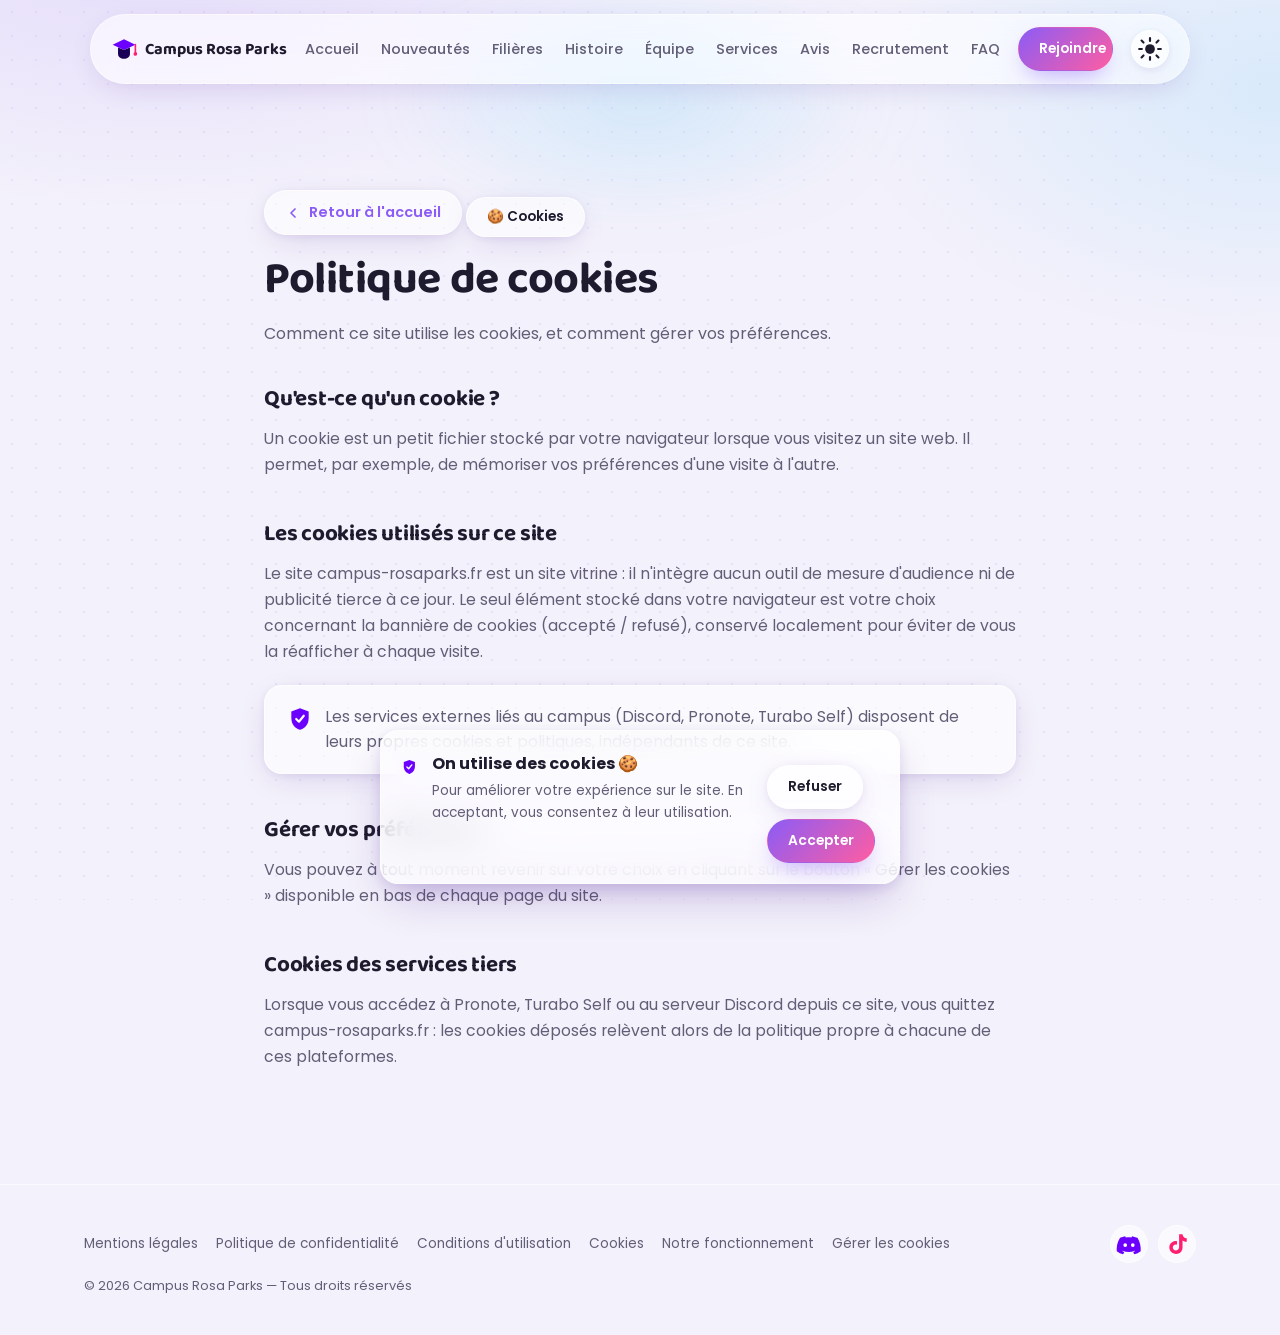
<file: cookies.html>
<!DOCTYPE html>
<html lang="fr">
<head>
<meta charset="UTF-8">
<meta name="viewport" content="width=device-width, initial-scale=1, viewport-fit=cover">
<title>Cookies — Campus Rosa Parks</title>
<meta name="description" content="Politique de cookies du site Campus Rosa Parks.">
<link rel="preconnect" href="https://fonts.googleapis.com">
<link rel="preconnect" href="https://fonts.gstatic.com" crossorigin>
<link href="https://fonts.googleapis.com/css2?family=Baloo+2:wght@500;600;700;800&family=Poppins:wght@400;500;600;700&display=swap" rel="stylesheet">
<style>
/* =========================================================
   CAMPUS ROSA PARKS — DESIGN SYSTEM v2 (Glassmorphism)
   ========================================================= */

:root{
  /* Palette — dégradés doux */
  --sun:#FFC857;
  --tang:#FF8A5B;
  --pink:#FF5DA2;
  --purple:#8B5CF6;
  --deep:#4C1D95;
  --blue:#38BDF8;
  --green:#34D399;
  --ink:#1E1B2E;
  --paper:#F3F1FB;
  --paper-2:#FFFFFF;
  --muted:#635E77;
  --line:rgba(30,27,46,.12);
  --nav-bg:rgba(255,255,255,.6);
  --nav-border:rgba(255,255,255,.5);
  --dot:rgba(139,92,246,.10);

  /* Glass tokens */
  --glass-bg:rgba(255,255,255,.55);
  --glass-bg-2:rgba(255,255,255,.72);
  --glass-border:rgba(255,255,255,.6);
  --glass-shadow:0 8px 32px -8px rgba(76,29,149,.18), 0 2px 8px rgba(76,29,149,.08);
  --glass-shadow-hover:0 20px 44px -12px rgba(76,29,149,.30), 0 4px 14px rgba(76,29,149,.12);
  --blur:18px;

  /* Type */
  --font-display:'Baloo 2', system-ui, sans-serif;
  --font-body:'Poppins', system-ui, -apple-system, sans-serif;

  /* Radii & ombres */
  --r-sm:10px;
  --r-md:18px;
  --r-lg:26px;
  --r-pill:999px;
  --bw:1px;
  --shadow-sm:var(--glass-shadow);
  --shadow-md:var(--glass-shadow-hover);
  --shadow-lg:0 30px 60px -16px rgba(76,29,149,.35);

  --ease:cubic-bezier(.16,1,.3,1);
}

@media (prefers-color-scheme: dark){
  :root:not([data-theme="light"]){
    --paper:#0E0B1C;
    --paper-2:#171329;
    --ink:#F1EEFB;
    --muted:#A79FC9;
    --line:rgba(241,238,251,.10);
    --nav-bg:rgba(23,19,41,.55);
    --nav-border:rgba(255,255,255,.08);
    --dot:rgba(139,92,246,.16);
    --glass-bg:rgba(255,255,255,.05);
    --glass-bg-2:rgba(255,255,255,.08);
    --glass-border:rgba(255,255,255,.1);
    --glass-shadow:0 8px 32px -8px rgba(0,0,0,.5);
    --glass-shadow-hover:0 20px 50px -12px rgba(0,0,0,.6);
  }
}
:root[data-theme="dark"]{
  --paper:#0E0B1C;
  --paper-2:#171329;
  --ink:#F1EEFB;
  --muted:#A79FC9;
  --line:rgba(241,238,251,.10);
  --nav-bg:rgba(23,19,41,.55);
  --nav-border:rgba(255,255,255,.08);
  --dot:rgba(139,92,246,.16);
  --glass-bg:rgba(255,255,255,.05);
  --glass-bg-2:rgba(255,255,255,.08);
  --glass-border:rgba(255,255,255,.1);
  --glass-shadow:0 8px 32px -8px rgba(0,0,0,.5);
  --glass-shadow-hover:0 20px 50px -12px rgba(0,0,0,.6);
}

/* ---------- Reset ---------- */
*,*::before,*::after{box-sizing:border-box;}
html,body{margin:0; padding:0;}
html{scroll-behavior:smooth; scroll-padding-top:130px;}
body{
  background:
    radial-gradient(900px 500px at 12% -10%, rgba(139,92,246,.16), transparent 60%),
    radial-gradient(800px 460px at 100% 10%, rgba(56,189,248,.14), transparent 55%),
    radial-gradient(var(--dot) 1.4px, transparent 1.4px) 0 0/24px 24px,
    var(--paper);
  background-attachment:fixed;
  color:var(--ink);
  font-family:var(--font-body);
  padding-top:env(safe-area-inset-top,0px);
  padding-bottom:env(safe-area-inset-bottom,0px);
  overflow-x:hidden;
}
h1,h2,h3{font-family:var(--font-display); line-height:1.12; margin:0; letter-spacing:-.01em;}
p{margin:0; color:var(--muted); line-height:1.65;}
a{color:inherit; text-decoration:none;}
button{font-family:inherit; cursor:pointer;}
img{max-width:100%; display:block;}
.wrap{max-width:1160px; margin:0 auto; padding:0 24px;}
::selection{background:var(--purple); color:#fff;}

/* ---------- Icons ---------- */
.icon{width:22px; height:22px; display:inline-block; vertical-align:middle;}
.icon-xs{width:16px; height:16px;}
.icon-sm{width:26px; height:26px;}
.icon-md{width:32px; height:32px;}
.icon-lg{width:44px; height:44px;}

/* ---------- Glass base (mixin-like, reused via multiple selectors) ---------- */
.float-card,.value-card,.filiere-card,.bento-card,.member-card,.svc-card,.quick-card,
.review-card,.step,.news-card,.faq-item,.timeline-item b,.cookie-banner,.refused-box,
.back-to-top,.theme-toggle,.nav-inner,.legal-note,.status,.role-tag{
  backdrop-filter:blur(var(--blur)) saturate(160%);
  -webkit-backdrop-filter:blur(var(--blur)) saturate(160%);
}

/* ---------- Buttons ---------- */
.btn{
  display:inline-flex; align-items:center; gap:8px;
  padding:15px 28px; border-radius:var(--r-pill);
  font-weight:600; font-size:.96rem; border:1px solid transparent;
  transition:transform .35s var(--ease), box-shadow .35s var(--ease), background .35s var(--ease), filter .35s var(--ease);
  position:relative; overflow:hidden;
}
.btn-sm{padding:11px 20px; font-size:.86rem;}
.btn-primary{
  background:linear-gradient(135deg, var(--purple), var(--pink));
  color:#fff;
  box-shadow:0 10px 24px -8px rgba(139,92,246,.55);
}
.btn-primary:hover{transform:translateY(-3px); box-shadow:0 16px 34px -8px rgba(139,92,246,.65); filter:brightness(1.06);}
.btn-primary:active{transform:translateY(-1px) scale(.98);}
.btn-ghost{
  background:var(--glass-bg); color:var(--ink); border:1px solid var(--glass-border);
  box-shadow:var(--glass-shadow);
}
.btn-ghost:hover{transform:translateY(-3px); box-shadow:var(--glass-shadow-hover); background:var(--glass-bg-2);}
.btn-ghost:active{transform:translateY(-1px) scale(.98);}

/* ---------- Reveal-on-scroll ---------- */
.reveal{transition:opacity .8s var(--ease), transform .8s var(--ease);}

/* =========================================================
   NAVIGATION — capsule flottante en verre
   ========================================================= */
.nav-float{
  position:fixed; top:14px; left:0; right:0; z-index:200;
  padding-top:env(safe-area-inset-top,0px);
  display:flex; justify-content:center; padding-left:16px; padding-right:16px;
}
.nav-inner{
  width:100%; max-width:1100px;
  display:flex; align-items:center; justify-content:space-between; gap:18px;
  background:var(--nav-bg);
  border:1px solid var(--nav-border);
  border-radius:var(--r-pill);
  padding:12px 20px;
  box-shadow:0 8px 30px -10px rgba(76,29,149,.20);
  transition:box-shadow .3s var(--ease), background .3s var(--ease), transform .3s var(--ease);
}
.nav-float.scrolled .nav-inner{box-shadow:0 14px 40px -10px rgba(76,29,149,.30); transform:translateY(2px);}
.brand{display:flex; align-items:center; gap:8px; font-family:var(--font-display); font-weight:700; font-size:1.02rem; white-space:nowrap;}
.nav-links{display:flex; gap:22px;}
.nav-links a{font-size:.9rem; font-weight:500; color:var(--muted); transition:color .25s;}
.nav-links a:hover{color:var(--purple);}
.nav-cta{white-space:nowrap;}
.nav-burger{display:none; background:none; border:none; color:var(--ink); padding:6px;}
.theme-toggle{
  display:flex; align-items:center; justify-content:center; flex-shrink:0;
  width:38px; height:38px; border-radius:50%; border:1px solid var(--glass-border);
  background:var(--glass-bg); color:var(--ink); padding:0; box-shadow:var(--glass-shadow);
  transition:transform .35s var(--ease), box-shadow .35s var(--ease), background .3s ease;
}
.theme-toggle:hover{transform:translateY(-2px) rotate(-12deg); background:var(--glass-bg-2);}
.theme-toggle .icon-moon{display:none;}
:root[data-theme="dark"] .theme-toggle .icon-sun{display:none;}
:root[data-theme="dark"] .theme-toggle .icon-moon{display:block;}

@media (max-width:900px){
  .nav-links{
    position:fixed; top:96px; left:16px; right:16px;
    background:var(--glass-bg-2); border:1px solid var(--glass-border); border-radius:var(--r-md); box-shadow:var(--glass-shadow-hover);
    flex-direction:column; padding:18px; gap:14px; backdrop-filter:blur(24px) saturate(160%);
    transform:translateY(-14px) scale(.97); opacity:0; pointer-events:none; transition:.35s var(--ease);
  }
  .nav-links.open{transform:translateY(0) scale(1); opacity:1; pointer-events:auto;}
  .nav-cta{display:none;}
  .nav-burger{display:block;}
}

/* =========================================================
   HERO
   ========================================================= */
.hero{
  position:relative; padding:200px 24px 200px; overflow:hidden;
  text-align:center; isolation:isolate;
}
.blob{
  position:absolute; border-radius:50%; filter:blur(60px); opacity:.55; z-index:-1;
  animation:blob-float 14s var(--ease) infinite alternate;
}
.blob-a{width:360px; height:360px; top:-120px; right:-80px; background:radial-gradient(circle at 30% 30%, var(--purple), transparent 70%); animation-delay:0s;}
.blob-b{width:320px; height:320px; bottom:-140px; left:-100px; background:radial-gradient(circle at 30% 30%, var(--blue), transparent 70%); animation-delay:-4s;}
.blob-c{width:260px; height:260px; top:40%; left:50%; background:radial-gradient(circle at 30% 30%, var(--pink), transparent 70%); animation-delay:-8s; opacity:.4;}
@keyframes blob-float{
  0%{transform:translate(0,0) scale(1);}
  100%{transform:translate(30px,-24px) scale(1.12);}
}
.hero::before,.hero::after{content:none;}
.hero-content{max-width:720px; margin:0 auto;}
.badge{
  display:inline-block; background:var(--glass-bg); color:var(--ink); border:1px solid var(--glass-border);
  padding:9px 20px; border-radius:var(--r-pill); font-size:.85rem; font-weight:600;
  margin-bottom:24px; box-shadow:var(--glass-shadow);
  animation:fade-down .8s var(--ease) both;
}
@keyframes fade-down{from{opacity:0; transform:translateY(-10px);} to{opacity:1; transform:translateY(0);}}
.hero h1{font-size:clamp(2.4rem,6vw,4.2rem); font-weight:700; letter-spacing:-.02em;}
.text-gradient{
  background:linear-gradient(120deg, var(--purple), var(--pink), var(--blue), var(--purple));
  background-size:300% auto;
  -webkit-background-clip:text; background-clip:text; color:transparent;
  animation:gradient-shift 6s ease infinite;
}
@keyframes gradient-shift{
  0%{background-position:0% 50%;} 50%{background-position:100% 50%;} 100%{background-position:0% 50%;}
}
.hero .lede{max-width:52ch; margin:22px auto 0; font-size:1.1rem;}
.hero-actions{display:flex; gap:14px; justify-content:center; margin-top:34px; flex-wrap:wrap;}

.hero-cards{
  position:relative; max-width:900px; margin:74px auto 0;
  display:flex; justify-content:center; gap:22px; flex-wrap:wrap;
}
.float-card{
  background:var(--glass-bg); border:1px solid var(--glass-border); border-radius:var(--r-md); box-shadow:var(--glass-shadow);
  padding:18px 26px; display:flex; align-items:center; gap:14px; text-align:left;
  animation:float-card 6s ease-in-out infinite;
  transition:box-shadow .35s var(--ease), transform .35s var(--ease);
}
.float-card:hover{box-shadow:var(--glass-shadow-hover);}
.float-card div{display:flex; flex-direction:column;}
.float-card b{font-family:var(--font-display); font-size:1.5rem;}
.float-card span{font-size:.8rem; color:var(--muted);}
.fc-1{animation-delay:0s;}
.fc-2{transform:translateY(18px); animation-delay:-2s;}
.fc-3{animation-delay:-4s;}
@keyframes float-card{
  0%,100%{transform:translateY(0);}
  50%{transform:translateY(-14px);}
}

/* =========================================================
   SECTIONS
   ========================================================= */
.section{padding:110px 0; position:relative;}
.section.alt{background:transparent;}
.section.first{padding-top:200px;}
.section.first::before{
  content:""; position:absolute; top:-40px; left:50%; width:600px; height:280px; transform:translateX(-50%);
  background:radial-gradient(ellipse at center, rgba(139,92,246,.20), transparent 70%);
  filter:blur(30px); z-index:-1; pointer-events:none;
}
.legal-hero::before{
  content:""; position:absolute; top:-20px; left:50%; width:520px; height:240px; transform:translateX(-50%);
  background:radial-gradient(ellipse at center, rgba(56,189,248,.18), transparent 70%);
  filter:blur(30px); z-index:-1; pointer-events:none;
}
.section-head{display:flex; align-items:flex-start; gap:22px; margin-bottom:52px; max-width:760px;}
.section-head h2{font-size:clamp(1.8rem,3.6vw,2.5rem); font-weight:700; margin-bottom:10px;}
.icon-badge{
  width:64px; height:64px; border-radius:22px; flex-shrink:0;
  display:flex; align-items:center; justify-content:center; box-shadow:var(--glass-shadow);
  transition:transform .4s var(--ease);
}
.icon-badge .icon{width:32px; height:32px;}
.grad-purple{background:linear-gradient(135deg,#8B5CF6,#4C1D95); color:#fff; box-shadow:0 12px 26px -8px rgba(139,92,246,.55);}
.grad-blue{background:linear-gradient(135deg,#38BDF8,#4C1D95); color:#fff; box-shadow:0 12px 26px -8px rgba(56,189,248,.5);}
.grad-pink{background:linear-gradient(135deg,#FF5DA2,#FF8A5B); color:#fff; box-shadow:0 12px 26px -8px rgba(255,93,162,.5);}
.grad-green{background:linear-gradient(135deg,#34D399,#38BDF8); color:#fff; box-shadow:0 12px 26px -8px rgba(52,211,153,.5);}
.grad-orange{background:linear-gradient(135deg,#FFC857,#FF8A5B); color:#fff; box-shadow:0 12px 26px -8px rgba(255,200,87,.5);}
.grad-muted{background:var(--glass-bg); color:var(--muted); border:1px solid var(--glass-border); box-shadow:none;}

/* ---- Texte long & valeurs ---- */
.text-block{max-width:74ch; display:flex; flex-direction:column; gap:16px; margin-bottom:36px;}
.text-block p{font-size:1rem;}
.sub-title{font-size:1.3rem; font-weight:700; margin:44px 0 20px;}
.values-grid{display:grid; grid-template-columns:repeat(4,1fr); gap:18px;}
.value-card{
  background:var(--glass-bg); border:1px solid var(--glass-border); border-radius:var(--r-md);
  padding:22px; display:flex; flex-direction:column; gap:8px; align-items:flex-start;
  box-shadow:var(--glass-shadow);
  transition:transform .4s var(--ease), box-shadow .4s var(--ease), background .4s var(--ease);
}
.value-card:hover{transform:translateY(-6px); box-shadow:var(--glass-shadow-hover); background:var(--glass-bg-2);}
.value-card b{font-size:1rem;}
.value-card p{font-size:.86rem;}

/* ---- Filières ---- */
.filiere-grid{display:grid; grid-template-columns:repeat(2,1fr); gap:20px;}
.filiere-card{
  background:var(--glass-bg); border:1px solid var(--glass-border); border-radius:var(--r-lg);
  padding:26px 28px; display:flex; flex-direction:column; gap:14px; box-shadow:var(--glass-shadow);
  transition:transform .4s var(--ease), box-shadow .4s var(--ease), background .4s var(--ease);
}
.filiere-card:hover{transform:translateY(-6px); box-shadow:var(--glass-shadow-hover); background:var(--glass-bg-2);}
.filiere-card-head{display:flex; align-items:center; gap:12px;}
.filiere-card-head .icon-badge{width:44px; height:44px; border-radius:16px;}
.filiere-card-head .icon-badge .icon{width:22px; height:22px;}
.filiere-card-head b{font-family:var(--font-display); font-size:1.08rem;}
.filiere-list{list-style:none; margin:0; padding:0; display:flex; flex-direction:column; gap:8px;}
.filiere-list li{
  font-size:.92rem; color:var(--ink); display:flex; align-items:center; gap:10px;
  padding:9px 12px; border-radius:var(--r-sm); background:rgba(255,255,255,.35); border:1px solid var(--glass-border);
}
:root[data-theme="dark"] .filiere-list li{background:rgba(255,255,255,.04);}
.filiere-list li .icon{width:8px; height:8px; border-radius:50%; background:var(--purple); flex-shrink:0;}

/* ---- Frise chronologique ---- */
.timeline{position:relative; display:flex; flex-direction:column; gap:34px; padding-left:30px; border-left:2px solid transparent;
  border-image:linear-gradient(var(--purple),var(--blue)) 1;}
.timeline-item{position:relative;}
.timeline-dot{
  position:absolute; left:-38px; top:0; width:16px; height:16px; border-radius:50%;
  background:linear-gradient(135deg,var(--purple),var(--pink)); box-shadow:0 0 0 4px var(--glass-bg), 0 0 14px rgba(139,92,246,.6);
}
.timeline-item b{display:block; font-size:1.02rem; margin-bottom:4px; backdrop-filter:none;}
.timeline-item p{font-size:.92rem; max-width:60ch;}

/* ---- Bento (Qui sommes-nous) ---- */
.bento{display:grid; grid-template-columns:repeat(3,1fr); gap:20px;}
.bento-card{
  background:var(--glass-bg); border:1px solid var(--glass-border); border-radius:var(--r-lg);
  padding:30px; text-align:center; display:flex; flex-direction:column; align-items:center; gap:8px;
  box-shadow:var(--glass-shadow); transition:transform .4s var(--ease), box-shadow .4s var(--ease);
}
.bento-card:hover{transform:translateY(-8px); box-shadow:var(--glass-shadow-hover);}
.bento-card .icon-lg{margin-bottom:6px;}
.bento-card b{font-family:var(--font-display); font-size:2.2rem;}
.bento-card span{color:var(--muted); font-size:.92rem;}

/* ---- Équipe ---- */
.team-group{margin-bottom:44px;}
.team-group h3{
  display:flex; align-items:center; gap:8px; font-size:1rem; font-weight:600;
  color:var(--purple); margin-bottom:18px;
}
.team-grid{display:grid; grid-template-columns:repeat(3,1fr); gap:18px;}
.member-card{
  background:var(--glass-bg); border:1px solid var(--glass-border); border-radius:var(--r-md);
  padding:24px; display:flex; flex-direction:column; gap:6px; align-items:flex-start; box-shadow:var(--glass-shadow);
  transition:transform .4s var(--ease), box-shadow .4s var(--ease);
}
.member-card:hover{transform:translateY(-6px); box-shadow:var(--glass-shadow-hover);}
.member-card.wide{grid-column:span 2;}
.member-card.empty{opacity:.6;}
.avatar{
  width:46px; height:46px; border-radius:16px; color:#fff; font-weight:700; font-size:.85rem;
  display:flex; align-items:center; justify-content:center; margin-bottom:6px;
}
.avatar.sm{width:34px; height:34px; margin:0;}
.member-card b{font-size:1rem;}
.role-tag{
  font-size:.76rem; color:var(--muted); background:rgba(255,255,255,.4); border:1px solid var(--glass-border);
  padding:4px 12px; border-radius:var(--r-pill);
}
:root[data-theme="dark"] .role-tag{background:rgba(255,255,255,.05);}
.member-card a{font-size:.86rem; color:var(--blue);}
.member-card a:hover{color:var(--pink);}
.member-card .na{font-size:.86rem; color:var(--muted);}

/* ---- Services ---- */
.svc-grid{display:grid; grid-template-columns:repeat(3,1fr); gap:20px;}
.svc-card{
  background:var(--glass-bg); border:1px solid var(--glass-border); border-radius:var(--r-lg);
  padding:30px; display:flex; flex-direction:column; gap:10px; align-items:flex-start; box-shadow:var(--glass-shadow);
  transition:transform .4s var(--ease), box-shadow .4s var(--ease), border-color .4s var(--ease);
}
.svc-card:hover{transform:translateY(-8px); box-shadow:var(--glass-shadow-hover); border-color:var(--purple);}
.svc-card b{font-family:var(--font-display); font-size:1.2rem;}
.svc-card p{font-size:.9rem;}
.svc-card.soon{opacity:.6;}
.status{font-size:.76rem; font-weight:700; padding:5px 14px; border-radius:var(--r-pill); border:1px solid var(--glass-border);}
.status.ok{background:linear-gradient(135deg,var(--green),var(--blue)); color:#fff; border:none;}
.status.wait{background:var(--glass-bg); color:var(--muted);}

/* ---- Avis / carrousel ---- */
.carousel{max-width:640px; margin:0 auto;}
.carousel-track{display:flex; transition:transform .6s var(--ease);}
.carousel-slide{min-width:100%; padding:4px;}
.review-card{
  background:var(--glass-bg); border:1px solid var(--glass-border); border-radius:var(--r-lg);
  padding:36px; text-align:center; box-shadow:var(--glass-shadow);
}
.review-card.invite{display:flex; flex-direction:column; align-items:center; gap:14px;}
.stars{display:flex; gap:4px; justify-content:center; color:var(--sun); margin-bottom:14px;}
.review-card p{font-family:var(--font-display); font-size:1.15rem; color:var(--ink); margin-bottom:18px;}
.who{display:flex; align-items:center; justify-content:center; gap:10px;}
.who b{font-size:.92rem;}
.carousel-controls{display:flex; align-items:center; justify-content:center; gap:18px; margin-top:24px;}
.carousel-controls button{
  width:42px; height:42px; border-radius:50%; border:1px solid var(--glass-border);
  background:var(--glass-bg); display:flex; align-items:center; justify-content:center;
  transition:background .3s ease, color .3s ease, transform .3s var(--ease);
}
.carousel-controls button:hover{background:linear-gradient(135deg,var(--purple),var(--pink)); color:#fff; transform:translateY(-2px);}
.carousel-dots{display:flex; gap:8px;}
.carousel-dots span{width:8px; height:8px; border-radius:50%; background:var(--line); transition:background .3s ease, transform .3s ease;}
.carousel-dots span.active{background:linear-gradient(135deg,var(--purple),var(--pink)); transform:scale(1.3);}

/* ---- Recrutement ---- */
.steps{display:grid; grid-template-columns:repeat(3,1fr); gap:20px; margin-bottom:40px;}
.step{
  position:relative; background:var(--glass-bg); border:1px solid var(--glass-border); border-radius:var(--r-lg);
  padding:32px 26px; display:flex; flex-direction:column; gap:8px; align-items:flex-start; box-shadow:var(--glass-shadow);
  transition:transform .4s var(--ease), box-shadow .4s var(--ease);
}
.step:hover{transform:translateY(-6px); box-shadow:var(--glass-shadow-hover);}
.step-n{
  position:absolute; top:-14px; right:20px; width:32px; height:32px; border-radius:50%;
  background:linear-gradient(135deg,var(--pink),var(--purple)); color:#fff;
  display:flex; align-items:center; justify-content:center; font-weight:700; font-size:.85rem;
  box-shadow:0 6px 16px -4px rgba(139,92,246,.6);
}
.step b{font-size:1.05rem; margin-top:6px;}
.step p{font-size:.9rem;}
.cta-banner{
  background:linear-gradient(135deg,var(--deep),var(--purple),var(--pink)); background-size:200% auto;
  color:#fff; border-radius:var(--r-lg); padding:36px 40px;
  display:flex; align-items:center; justify-content:space-between; gap:24px; flex-wrap:wrap;
  box-shadow:0 20px 44px -14px rgba(76,29,149,.5); animation:gradient-shift 8s ease infinite;
}
.cta-banner b{font-family:var(--font-display); font-size:1.2rem; display:block; margin-bottom:6px;}
.cta-banner p{color:rgba(255,255,255,.78);}

/* ---- FAQ ---- */
.faq-list{max-width:760px; display:flex; flex-direction:column; gap:12px;}
.faq-item{
  border-bottom:none; background:var(--glass-bg); border:1px solid var(--glass-border);
  border-radius:var(--r-md); box-shadow:var(--glass-shadow); overflow:hidden;
  transition:box-shadow .3s var(--ease);
}
.faq-item.open{box-shadow:var(--glass-shadow-hover);}
.faq-q{
  width:100%; background:none; border:none; text-align:left; padding:20px 22px;
  display:flex; justify-content:space-between; align-items:center; font-weight:600; font-size:1rem; color:var(--ink);
}
.faq-q .icon{transition:transform .35s var(--ease); color:var(--muted);}
.faq-item.open .faq-q .icon{transform:rotate(180deg); color:var(--purple);}
.faq-a{max-height:0; overflow:hidden; transition:max-height .4s var(--ease);}
.faq-a p{padding:0 22px 20px;}

/* =========================================================
   FOOTER
   ========================================================= */
footer{border-top:1px solid var(--glass-border); padding:40px 0; position:relative;}
.footer-inner{display:flex; flex-direction:row; align-items:center; justify-content:space-between; flex-wrap:wrap; gap:14px;}
.footer-inner .footer-base{order:3; width:100%;}
.footer-links{display:flex; gap:18px; flex-wrap:wrap; align-items:center;}
.footer-links a, .link-btn{font-size:.85rem; color:var(--muted); background:none; border:none; padding:0; transition:color .25s;}
.footer-links a:hover, .link-btn:hover{color:var(--pink);}
.footer-base{font-size:.8rem; color:var(--muted);}
.footer-social{display:flex; gap:10px;}
.footer-social a{
  width:38px; height:38px; border-radius:50%; border:1px solid var(--glass-border);
  background:var(--glass-bg); display:flex; align-items:center; justify-content:center;
  color:var(--muted); transition:transform .35s var(--ease), color .3s ease, background .3s ease;
}
.footer-social a:hover{transform:translateY(-4px); color:#fff; background:linear-gradient(135deg,var(--purple),var(--pink));}
@media (max-width:640px){.footer-inner{flex-direction:column; align-items:flex-start;}}

/* =========================================================
   COOKIES
   ========================================================= */
.cookie-banner{
  position:fixed; left:16px; right:16px; bottom:calc(16px + env(safe-area-inset-bottom,0px));
  max-width:520px; margin:0 auto; z-index:300;
  background:var(--glass-bg-2); border:1px solid var(--glass-border); border-radius:var(--r-md);
  box-shadow:var(--glass-shadow-hover); padding:20px; display:flex; gap:14px; align-items:flex-start;
  animation:fade-up .5s var(--ease) both;
}
@keyframes fade-up{from{opacity:0; transform:translateY(20px);} to{opacity:1; transform:translateY(0);}}
.cookie-text b{display:block; margin-bottom:4px;}
.cookie-text p{font-size:.85rem;}
.cookie-actions{display:flex; gap:10px; margin-top:14px; flex-wrap:wrap;}
@media (max-width:520px){.cookie-banner{flex-direction:column;}}

.refused-overlay{
  display:none; position:fixed; inset:0; z-index:400; background:rgba(10,7,20,.55);
  align-items:center; justify-content:center; padding:24px; backdrop-filter:blur(10px);
}
.refused-box{
  background:var(--glass-bg-2); border:1px solid var(--glass-border); border-radius:var(--r-lg); padding:40px;
  max-width:380px; text-align:center; box-shadow:var(--glass-shadow-hover);
  animation:fade-up .4s var(--ease) both;
}
.refused-box h3{margin:14px 0 8px; font-size:1.3rem;}
.refused-box p{margin-bottom:20px; font-size:.92rem;}

/* =========================================================
   BACK TO TOP
   ========================================================= */
.back-to-top{
  position:fixed; right:20px; bottom:calc(20px + env(safe-area-inset-bottom,0px));
  width:48px; height:48px; border-radius:50%; border:1px solid var(--glass-border); z-index:150;
  background:linear-gradient(135deg,var(--purple),var(--pink)); color:#fff;
  display:flex; align-items:center; justify-content:center;
  box-shadow:0 10px 26px -8px rgba(139,92,246,.6); cursor:pointer;
  opacity:0; transform:translateY(12px) scale(.9); pointer-events:none;
  transition:opacity .3s var(--ease), transform .3s var(--ease);
}
.back-to-top.visible{opacity:1; transform:translateY(0) scale(1); pointer-events:auto;}
.back-to-top:hover{transform:translateY(-4px) scale(1.05);}
.back-to-top .icon{transform:rotate(-90deg);}

/* ---- Ajouts : pages dediees ---- */
.section-head .icon-badge, .quick-card .icon-badge{transition:transform .4s var(--ease);}
.filiere-card:hover .icon-badge, .svc-card:hover .icon-badge, .bento-card:hover .icon-lg,
.member-card:hover .avatar, .quick-card:hover .icon-badge{transform:rotate(-8deg) scale(1.1);}

main{animation:page-in .7s var(--ease) both;}
@keyframes page-in{from{opacity:0; transform:translateY(14px);} to{opacity:1; transform:translateY(0);}}

.nav-links a{position:relative;}
.nav-links a::after{
  content:""; position:absolute; left:0; right:100%; bottom:-4px; height:2px; border-radius:2px;
  background:linear-gradient(90deg,var(--purple),var(--pink)); transition:right .3s var(--ease);
}
.nav-links a:hover::after{right:0;}

.section.first{padding-top:200px;}
.back-home{display:inline-flex; align-items:center; gap:8px; margin-bottom:8px; color:var(--purple); font-weight:600; font-size:.9rem; transition:gap .3s var(--ease);}
.back-home:hover{gap:12px;}
.back-home .icon{transform:rotate(180deg); width:16px; height:16px;}

.quick-links{display:grid; grid-template-columns:repeat(3,1fr); gap:20px;}
.quick-card{
  background:var(--glass-bg); border:1px solid var(--glass-border); border-radius:var(--r-lg);
  padding:26px; display:flex; flex-direction:column; gap:10px; align-items:flex-start; box-shadow:var(--glass-shadow);
  transition:transform .4s var(--ease), box-shadow .4s var(--ease), border-color .4s var(--ease);
}
.quick-card:hover{transform:translateY(-8px); box-shadow:var(--glass-shadow-hover); border-color:var(--purple);}
.quick-card b{font-family:var(--font-display); font-size:1.1rem;}
.quick-card p{font-size:.88rem;}
.quick-card .go{font-size:.86rem; font-weight:600; color:var(--purple); display:inline-flex; align-items:center; gap:6px; transition:gap .3s var(--ease);}
.quick-card:hover .go{gap:10px;}
@media (max-width:900px){.quick-links{grid-template-columns:1fr 1fr;}}
@media (max-width:640px){.quick-links{grid-template-columns:1fr;}}

/* =========================================================
   Bandeau d'annonces défilant
   ========================================================= */
.ticker{
  position:fixed; top:0; left:0; right:0; z-index:199;
  background:var(--glass-bg-2); color:var(--ink); overflow:hidden; white-space:nowrap;
  border-bottom:1px solid var(--glass-border); backdrop-filter:blur(16px) saturate(160%);
}
.ticker-track{
  display:inline-flex; align-items:center; gap:48px; padding:8px 0;
  animation:ticker-scroll 26s linear infinite;
}
.ticker-track span{display:inline-flex; align-items:center; gap:10px; font-size:.82rem; font-weight:600; letter-spacing:.01em;}
.ticker-track span b{background:linear-gradient(90deg,var(--purple),var(--pink)); -webkit-background-clip:text; background-clip:text; color:transparent;}
@keyframes ticker-scroll{
  0%{transform:translateX(0);}
  100%{transform:translateX(-50%);}
}

.new-flag{
  display:inline-flex; align-items:center; gap:6px; background:linear-gradient(135deg,var(--pink),var(--purple)); color:#fff;
  border:none; border-radius:var(--r-pill); padding:4px 12px;
  font-size:.72rem; font-weight:700; text-transform:uppercase; letter-spacing:.04em;
}
.news-grid{display:grid; grid-template-columns:repeat(4,1fr); gap:18px;}
.news-card{
  position:relative; background:var(--glass-bg); border:1px solid var(--glass-border); border-radius:var(--r-lg);
  padding:26px 22px; display:flex; flex-direction:column; gap:10px; align-items:flex-start;
  box-shadow:var(--glass-shadow); transition:transform .4s var(--ease), box-shadow .4s var(--ease);
}
.news-card:hover{transform:translateY(-6px); box-shadow:var(--glass-shadow-hover);}
.news-card .new-flag{position:absolute; top:-12px; right:16px;}
.news-card b{font-family:var(--font-display); font-size:1.05rem;}
.news-card p{font-size:.86rem;}
.news-year{
  display:inline-flex; align-items:center; justify-content:center; width:40px; height:40px;
  border-radius:14px; background:linear-gradient(135deg,var(--green),var(--blue));
  font-family:var(--font-display); font-weight:700; font-size:.85rem; color:#fff;
}
@media (max-width:900px){.news-grid{grid-template-columns:1fr 1fr;}}
@media (max-width:640px){.news-grid{grid-template-columns:1fr;}}

/* =========================================================
   RESPONSIVE
   ========================================================= */
@media (max-width:900px){
  .bento, .svc-grid, .steps, .team-grid{grid-template-columns:1fr 1fr;}
  .values-grid, .filiere-grid{grid-template-columns:1fr 1fr;}
  .member-card.wide{grid-column:span 2;}
}
@media (max-width:640px){
  .hero{padding:170px 20px 200px;}
  .bento, .svc-grid, .steps, .team-grid{grid-template-columns:1fr;}
  .values-grid, .filiere-grid{grid-template-columns:1fr;}
  .member-card.wide{grid-column:span 1;}
  .section-head{flex-direction:column;}
  .cta-banner{flex-direction:column; align-items:flex-start;}
}

/* Respect des préférences de mouvement réduit */
@media (prefers-reduced-motion: reduce){
  *{animation-duration:.01ms !important; animation-iteration-count:1 !important; transition-duration:.01ms !important;}
}

</style>
<style>
.legal-hero{padding:190px 0 20px; position:relative;}
.legal-hero .wrap{max-width:800px;}
.legal-hero .badge{margin-bottom:18px;}
.legal-hero h1{font-size:clamp(2rem,5vw,2.8rem); font-weight:700;}
.legal-hero .lede{margin-top:16px; max-width:60ch;}
.legal-body{padding:20px 0 100px;}
.legal-body .wrap{max-width:800px;}
.legal-body h2{font-family:var(--font-display); font-size:1.4rem; font-weight:700; margin:44px 0 14px;}
.legal-body h2:first-child{margin-top:0;}
.legal-body p{margin-bottom:14px; font-size:.98rem;}
.legal-body ul{margin:0 0 14px; padding-left:22px; color:var(--muted);}
.legal-body li{margin-bottom:8px; font-size:.98rem; line-height:1.6;}
.legal-body strong{color:var(--ink);}
.legal-note{
  background:var(--glass-bg); border:1px solid var(--glass-border); border-radius:var(--r-md);
  padding:18px 22px; font-size:.9rem; margin:20px 0 30px; display:flex; gap:12px; align-items:flex-start;
  box-shadow:var(--glass-shadow); color:var(--ink);
}
.legal-note .icon{flex-shrink:0; margin-top:2px;}
.back-home{display:inline-flex; align-items:center; gap:8px; margin-bottom:18px;}
.back-home .icon{transform:rotate(180deg); width:16px; height:16px;}
</style>
</head>
<body>

<svg style="display:none" aria-hidden="true">
  <symbol id="i-cap" viewBox="0 0 48 48">
    <path d="M24 6 L45 16 L24 26 L3 16 Z" fill="#6C00FF"/>
    <path d="M24 26 L13 21 L13 33 C13 38 18 42 24 42 C30 42 35 38 35 33 L35 21 Z" fill="#1B0057"/>
    <line x1="45" y1="16" x2="45" y2="30" stroke="#FF1F6D" stroke-width="3" stroke-linecap="round"/>
    <circle cx="45" cy="33" r="3.4" fill="#FF1F6D"/>
  </symbol>
  <symbol id="i-chat" viewBox="0 0 48 48">
    <path d="M6 10h36a4 4 0 0 1 4 4v16a4 4 0 0 1-4 4H24l-9 8v-8H6a4 4 0 0 1-4-4V14a4 4 0 0 1 4-4Z" fill="#00C2D1"/>
    <circle cx="16" cy="22" r="2.6" fill="#fff"/><circle cx="24" cy="22" r="2.6" fill="#fff"/><circle cx="32" cy="22" r="2.6" fill="#fff"/>
  </symbol>
  <symbol id="i-calendar" viewBox="0 0 48 48">
    <rect x="6" y="10" width="36" height="32" rx="6" fill="#FFD400"/>
    <rect x="6" y="10" width="36" height="10" rx="6" fill="#FF6B00"/>
    <rect x="13" y="26" width="6" height="6" rx="1.5" fill="#fff"/>
    <rect x="21" y="26" width="6" height="6" rx="1.5" fill="#fff"/>
    <rect x="29" y="26" width="6" height="6" rx="1.5" fill="#fff"/>
  </symbol>
  <symbol id="i-chart" viewBox="0 0 48 48">
    <rect x="4" y="4" width="40" height="40" rx="10" fill="#00E6A0"/>
    <rect x="12" y="26" width="6" height="12" rx="2" fill="#fff"/>
    <rect x="21" y="18" width="6" height="20" rx="2" fill="#fff"/>
    <rect x="30" y="10" width="6" height="28" rx="2" fill="#fff"/>
  </symbol>
  <symbol id="i-trophy" viewBox="0 0 48 48">
    <path d="M14 8h20v12a10 10 0 0 1-20 0Z" fill="#FFD400"/>
    <path d="M14 10H6a8 8 0 0 0 8 12" fill="none" stroke="#FF6B00" stroke-width="3"/>
    <path d="M34 10h8a8 8 0 0 1-8 12" fill="none" stroke="#FF6B00" stroke-width="3"/>
    <rect x="20" y="30" width="8" height="6" fill="#FF6B00"/>
    <rect x="14" y="36" width="20" height="6" rx="2" fill="#FF6B00"/>
  </symbol>
  <symbol id="i-bell" viewBox="0 0 48 48">
    <path d="M24 6a4 4 0 0 1 4 4v2c6 2 9 7 9 14v6l4 5H7l4-5v-6c0-7 3-12 9-14v-2a4 4 0 0 1 4-4Z" fill="#FF1F6D"/>
    <path d="M18 37a6 6 0 0 0 12 0Z" fill="#1B0057"/>
  </symbol>
  <symbol id="i-gear" viewBox="0 0 48 48">
    <circle cx="24" cy="24" r="9" fill="#00C2D1"/>
    <path d="M24 4v6M24 38v6M4 24h6M38 24h6M9 9l4.2 4.2M34.8 34.8L39 39M39 9l-4.2 4.2M13.2 34.8L9 39" stroke="#6C00FF" stroke-width="4" stroke-linecap="round"/>
  </symbol>
  <symbol id="i-heart" viewBox="0 0 48 48">
    <path d="M24 42S6 30 6 17a10 10 0 0 1 18-6 10 10 0 0 1 18 6c0 13-18 25-18 25Z" fill="#FF1F6D"/>
  </symbol>
  <symbol id="i-star" viewBox="0 0 48 48">
    <path d="M24 4l5.8 12.3L43 18l-9.5 9.1L35.8 43 24 35.8 12.2 43l2.3-15.9L5 18l13.2-1.7Z" fill="#FFD400"/>
  </symbol>
  <symbol id="i-rocket" viewBox="0 0 48 48">
    <path d="M24 4c8 4 12 12 12 22l-6 6h-12l-6-6c0-10 4-18 12-22Z" fill="#00C2D1"/>
    <circle cx="24" cy="18" r="4" fill="#fff"/>
    <path d="M14 32l-6 10 10-6ZM34 32l6 10-10-6Z" fill="#FF6B00"/>
  </symbol>
  <symbol id="i-book" viewBox="0 0 48 48">
    <path d="M6 8h16a6 6 0 0 1 6 6v26a6 6 0 0 0-6-4H6Z" fill="#00E6A0"/>
    <path d="M42 8H26a6 6 0 0 0-6 6v26a6 6 0 0 1 6-4h16Z" fill="#00C2D1"/>
  </symbol>
  <symbol id="i-mega" viewBox="0 0 48 48">
    <path d="M6 20v8l10 3V17Z" fill="#FF6B00"/>
    <path d="M16 16l22-8v32l-22-8Z" fill="#FF1F6D"/>
    <path d="M14 31l3 10h6l-3-9Z" fill="#1B0057"/>
  </symbol>
  <symbol id="i-shield" viewBox="0 0 48 48">
    <path d="M24 4l16 6v12c0 12-7 19-16 22C15 41 8 34 8 22V10Z" fill="#6C00FF"/>
    <path d="M17 24l5 5 9-11" fill="none" stroke="#fff" stroke-width="4" stroke-linecap="round" stroke-linejoin="round"/>
  </symbol>
  <symbol id="i-people" viewBox="0 0 48 48">
    <circle cx="17" cy="16" r="8" fill="#00C2D1"/>
    <circle cx="33" cy="20" r="6.5" fill="#FF1F6D"/>
    <path d="M4 42c0-10 26-10 26 0Z" fill="#00C2D1"/>
    <path d="M26 42c0-8 20-8 20 0Z" fill="#FF1F6D"/>
  </symbol>
  <symbol id="i-mail" viewBox="0 0 48 48">
    <rect x="4" y="10" width="40" height="28" rx="5" fill="#FFD400"/>
    <path d="M6 12l18 15L42 12" fill="none" stroke="#fff" stroke-width="3.5" stroke-linecap="round" stroke-linejoin="round"/>
  </symbol>
  <symbol id="i-menu" viewBox="0 0 32 32"><path d="M5 9h22M5 16h22M5 23h22" stroke="currentColor" stroke-width="3" stroke-linecap="round"/></symbol>
  <symbol id="i-close" viewBox="0 0 32 32"><path d="M8 8l16 16M24 8L8 24" stroke="currentColor" stroke-width="3" stroke-linecap="round"/></symbol>
  <symbol id="i-arrow" viewBox="0 0 32 32"><path d="M12 8l8 8-8 8" fill="none" stroke="currentColor" stroke-width="3.5" stroke-linecap="round" stroke-linejoin="round"/></symbol>
  <symbol id="i-chevron" viewBox="0 0 32 32"><path d="M9 12l7 8 7-8" fill="none" stroke="currentColor" stroke-width="3" stroke-linecap="round" stroke-linejoin="round"/></symbol>
  <symbol id="i-lock" viewBox="0 0 48 48">
    <rect x="10" y="22" width="28" height="20" rx="5" fill="#1B0057"/>
    <path d="M16 22v-6a8 8 0 0 1 16 0v6" fill="none" stroke="#1B0057" stroke-width="5"/>
    <circle cx="24" cy="32" r="3.4" fill="#fff"/>
  </symbol>
  <symbol id="i-sun" viewBox="0 0 24 24">
    <circle cx="12" cy="12" r="4.5" fill="currentColor"/>
    <g stroke="currentColor" stroke-width="2" stroke-linecap="round">
      <path d="M12 2v2.5M12 19.5V22M4.2 4.2l1.8 1.8M18 18l1.8 1.8M2 12h2.5M19.5 12H22M4.2 19.8l1.8-1.8M18 6l1.8-1.8"/>
    </g>
  </symbol>
  <symbol id="i-moon" viewBox="0 0 24 24">
    <path d="M20 14.5A8.5 8.5 0 1 1 9.5 4a7 7 0 0 0 10.5 10.5Z" fill="currentColor"/>
  </symbol>
  <symbol id="i-discord" viewBox="0 0 48 48">
    <path d="M39 12.5c-3-1.4-6.1-2.4-9.4-3-.4.8-.9 1.8-1.2 2.6-3.5-.5-6.9-.5-10.3 0-.3-.8-.8-1.8-1.2-2.6-3.3.6-6.4 1.6-9.4 3C2 21 .9 29.3 1.4 37.4c3.9 2.9 7.7 4.6 11.4 5.7.9-1.3 1.7-2.6 2.4-4.1-1.3-.5-2.6-1.1-3.8-1.9.3-.2.6-.5.9-.7 7.3 3.4 15.2 3.4 22.4 0 .3.2.6.5.9.7-1.2.7-2.5 1.3-3.8 1.9.7 1.4 1.5 2.8 2.4 4.1 3.7-1.1 7.5-2.8 11.4-5.7.6-9.4-1.6-17.6-6-24.9Z" fill="#6C00FF"/>
    <circle cx="17" cy="26" r="3.4" fill="#fff"/><circle cx="31" cy="26" r="3.4" fill="#fff"/>
  </symbol>
  <symbol id="i-tiktok" viewBox="0 0 48 48">
    <path d="M28 6h6.2c.4 3.9 3 7.1 7.8 7.5v6.3c-2.9.1-5.6-.8-7.8-2.3v13.1c0 7-5.1 11.9-11.9 11.9-3.6 0-6.9-1.5-9.2-4-2.3-2.5-3.5-5.8-3.2-9.3.5-6.1 5.7-10.6 12-10.6.7 0 1.4.1 2.1.2v6.6c-.7-.2-1.4-.3-2.1-.3-3 0-5.4 2.2-5.6 5.1-.1 1.6.4 3 1.4 4.1 1 1.1 2.5 1.8 4.2 1.8 3.1 0 5.6-2.4 5.9-5.5.1-.6.1-1.2.1-1.8V6Z" fill="#FF1F6D"/>
  </symbol>
</svg>

<header class="nav-float" id="nav">
  <div class="nav-inner">
    <a href="index.html" class="brand">
      <svg class="icon icon-sm"><use href="#i-cap"/></svg>
      <span>Campus Rosa Parks</span>
    </a>
    <nav class="nav-links" id="navLinks">
      <a href="index.html#accueil">Accueil</a>
      <a href="index.html#nouveautes">Nouveautés</a>
      <a href="filieres.html">Filières</a>
      <a href="histoire.html">Histoire</a>
      <a href="equipe.html">Équipe</a>
      <a href="services.html">Services</a>
      <a href="avis.html">Avis</a>
      <a href="recrutement.html">Recrutement</a>
      <a href="faq.html">FAQ</a>
    </nav>
    <a href="recrutement.html" class="btn btn-primary btn-sm nav-cta">Rejoindre</a>
    <button class="theme-toggle" id="themeToggle" aria-label="Changer de thème">
      <svg class="icon icon-sm icon-sun"><use href="#i-sun"/></svg>
      <svg class="icon icon-sm icon-moon"><use href="#i-moon"/></svg>
    </button>
    <button class="nav-burger" id="navBurger" aria-label="Ouvrir le menu">
      <svg class="icon"><use href="#i-menu"/></svg>
    </button>
  </div>
</header>

<main id="top">
<section class="legal-hero">
  <div class="wrap">
    <a href="index.html" class="back-home btn btn-ghost btn-sm"><svg class="icon"><use href="#i-arrow"/></svg> Retour à l'accueil</a>
    <span class="badge">🍪 Cookies</span>
    <h1>Politique de cookies</h1>
    <p class="lede">Comment ce site utilise les cookies, et comment gérer vos préférences.</p>
  </div>
</section>

<section class="legal-body">
  <div class="wrap">

<h2>Qu'est-ce qu'un cookie ?</h2>
<p>Un cookie est un petit fichier stocké par votre navigateur lorsque vous visitez un site web. Il permet, par exemple, de mémoriser vos préférences d'une visite à l'autre.</p>

<h2>Les cookies utilisés sur ce site</h2>
<p>Le site campus-rosaparks.fr est un site vitrine : il n'intègre aucun outil de mesure d'audience ni de publicité tierce à ce jour. Le seul élément stocké dans votre navigateur est votre choix concernant la bannière de cookies (accepté / refusé), conservé localement pour éviter de vous la réafficher à chaque visite.</p>

<div class="legal-note">
  <svg class="icon icon-sm"><use href="#i-shield"/></svg>
  <p style="margin:0">Les services externes liés au campus (Discord, Pronote, Turabo Self) disposent de leurs propres cookies et politiques, indépendants de ce site.</p>
</div>

<h2>Gérer vos préférences</h2>
<p>Vous pouvez à tout moment revenir sur votre choix en cliquant sur le bouton « Gérer les cookies » disponible en bas de chaque page du site.</p>

<h2>Cookies des services tiers</h2>
<p>Lorsque vous accédez à Pronote, Turabo Self ou au serveur Discord depuis ce site, vous quittez campus-rosaparks.fr : les cookies déposés relèvent alors de la politique propre à chacune de ces plateformes.</p>

  </div>
</section>
</main>


<footer>
  <div class="wrap footer-inner">
    <div class="footer-links">
      <a href="mentions-legales.html">Mentions légales</a>
      <a href="confidentialite.html">Politique de confidentialité</a>
      <a href="conditions.html">Conditions d'utilisation</a>
      <a href="cookies.html">Cookies</a>
      <a href="fonctionnement.html">Notre fonctionnement</a>
      <button id="reopenCookiesFooter" class="link-btn">Gérer les cookies</button>
    </div>
    <div class="footer-social">
      <a href="https://discord.gg/FnWhnB5DF7" target="_blank" rel="noopener" aria-label="Rejoindre le Discord"><svg class="icon icon-sm"><use href="#i-discord"/></svg></a>
      <a href="https://www.tiktok.com/@campus_rosaparks" target="_blank" rel="noopener" aria-label="Suivre sur TikTok"><svg class="icon icon-sm"><use href="#i-tiktok"/></svg></a>
    </div>
    <div class="footer-base">© 2026 Campus Rosa Parks — Tous droits réservés</div>
  </div>
</footer>

<div id="cookieBanner" class="cookie-banner">
  <svg class="icon icon-md"><use href="#i-shield"/></svg>
  <div class="cookie-text">
    <b>On utilise des cookies 🍪</b>
    <p>Pour améliorer votre expérience sur le site. En acceptant, vous consentez à leur utilisation.</p>
  </div>
  <div class="cookie-actions">
    <button id="cookieRefuse" class="btn btn-ghost btn-sm">Refuser</button>
    <button id="cookieAccept" class="btn btn-primary btn-sm">Accepter</button>
  </div>
</div>

<div id="refusedOverlay" class="refused-overlay">
  <div class="refused-box">
    <svg class="icon icon-lg"><use href="#i-lock"/></svg>
    <h3>Accès refusé</h3>
    <p>Vous avez refusé les cookies. L'accès au contenu du site est donc bloqué.</p>
    <button id="reopenBanner" class="btn btn-primary">Revoir mon choix</button>
  </div>
</div>

<button id="backToTop" class="back-to-top" aria-label="Retour en haut">
  <svg class="icon"><use href="#i-arrow"/></svg>
</button>



<script>
/* =========================================================
   CAMPUS ROSA PARKS — SCRIPT PRINCIPAL
   ========================================================= */
/* ---------------------------------------------------------
   0) Thème clair / sombre — clair par défaut, choix mémorisé
   --------------------------------------------------------- */
(function(){
  let saved = null;
  try { saved = localStorage.getItem('crp-theme'); } catch (e) {}
  document.documentElement.setAttribute('data-theme', saved === 'dark' ? 'dark' : 'light');
})();

document.addEventListener('DOMContentLoaded', () => {

  const themeToggle = document.getElementById('themeToggle');
  if (themeToggle) {
    themeToggle.addEventListener('click', () => {
      const isDark = document.documentElement.getAttribute('data-theme') === 'dark';
      const next = isDark ? 'light' : 'dark';
      document.documentElement.setAttribute('data-theme', next);
      try { localStorage.setItem('crp-theme', next); } catch (e) {}
    });
  }

  /* ---------------------------------------------------------
     1) Navigation flottante — état "scrolled" + menu mobile
     --------------------------------------------------------- */
  const nav = document.getElementById('nav');
  const burger = document.getElementById('navBurger');
  const navLinks = document.getElementById('navLinks');

  window.addEventListener('scroll', () => {
    nav.classList.toggle('scrolled', window.scrollY > 20);
  });

  burger.addEventListener('click', () => {
    navLinks.classList.toggle('open');
  });

  navLinks.querySelectorAll('a').forEach(link => {
    link.addEventListener('click', () => navLinks.classList.remove('open'));
  });

  /* ---------------------------------------------------------
     2) Reveal on scroll — IntersectionObserver
     --------------------------------------------------------- */
  const revealEls = document.querySelectorAll('.reveal');
  const revealObserver = new IntersectionObserver((entries) => {
    entries.forEach(entry => {
      if (entry.isIntersecting) {
        entry.target.style.opacity = '1';
        entry.target.style.transform = 'translateY(0)';
        revealObserver.unobserve(entry.target);
      }
    });
  }, { threshold: 0.15 });
  revealEls.forEach((el, i) => {
    // On ne cache l'élément qu'une fois sûr que le JS tourne et que
    // l'observer va bien le reprendre en charge juste après.
    el.style.opacity = '0';
    el.style.transform = 'translateY(28px)';
    el.style.transitionDelay = ((i % 4) * 0.09) + 's';
    revealObserver.observe(el);
  });

  /* ---------------------------------------------------------
     3) Compteurs animés
     --------------------------------------------------------- */
  const counters = document.querySelectorAll('.counter');
  const animateCounter = (el) => {
    const target = parseInt(el.dataset.target, 10) || 0;
    const duration = 1400;
    const start = performance.now();
    function tick(now) {
      const progress = Math.min((now - start) / duration, 1);
      const eased = 1 - Math.pow(1 - progress, 3);
      el.textContent = Math.round(eased * target);
      if (progress < 1) requestAnimationFrame(tick);
    }
    requestAnimationFrame(tick);
  };
  const counterObserver = new IntersectionObserver((entries) => {
    entries.forEach(entry => {
      if (entry.isIntersecting) {
        animateCounter(entry.target);
        counterObserver.unobserve(entry.target);
      }
    });
  }, { threshold: 0.4 });
  counters.forEach(c => counterObserver.observe(c));

  /* ---------------------------------------------------------
     4) Carrousel d'avis
     --------------------------------------------------------- */
  const track = document.getElementById('carouselTrack');
  const dotsWrap = document.getElementById('carouselDots');
  const slides = track ? Array.from(track.children) : [];
  let currentSlide = 0;

  if (track && slides.length) {
    slides.forEach((_, i) => {
      const dot = document.createElement('span');
      if (i === 0) dot.classList.add('active');
      dot.addEventListener('click', () => goToSlide(i));
      dotsWrap.appendChild(dot);
    });

    function goToSlide(index) {
      currentSlide = (index + slides.length) % slides.length;
      track.style.transform = `translateX(-${currentSlide * 100}%)`;
      Array.from(dotsWrap.children).forEach((d, i) => {
        d.classList.toggle('active', i === currentSlide);
      });
    }

    document.getElementById('prevSlide').addEventListener('click', () => goToSlide(currentSlide - 1));
    document.getElementById('nextSlide').addEventListener('click', () => goToSlide(currentSlide + 1));
  }

  /* ---------------------------------------------------------
     5) FAQ accordéon
     --------------------------------------------------------- */
  document.querySelectorAll('.faq-item').forEach(item => {
    const btn = item.querySelector('.faq-q');
    const answer = item.querySelector('.faq-a');
    btn.addEventListener('click', () => {
      const isOpen = item.classList.contains('open');
      document.querySelectorAll('.faq-item.open').forEach(openItem => {
        if (openItem !== item) {
          openItem.classList.remove('open');
          openItem.querySelector('.faq-a').style.maxHeight = null;
        }
      });
      item.classList.toggle('open', !isOpen);
      answer.style.maxHeight = !isOpen ? answer.scrollHeight + 'px' : null;
    });
  });

  /* ---------------------------------------------------------
     6) Cookies — accepter / refuser / rouvrir
     --------------------------------------------------------- */
  const cookieBanner = document.getElementById('cookieBanner');
  const refusedOverlay = document.getElementById('refusedOverlay');
  const body = document.body;

  function applyCookieChoice(choice) {
    if (choice === 'accepted') {
      cookieBanner.style.display = 'none';
      refusedOverlay.style.display = 'none';
      body.style.filter = 'none';
    } else if (choice === 'refused') {
      cookieBanner.style.display = 'none';
      refusedOverlay.style.display = 'flex';
      body.style.filter = 'blur(6px)';
    }
  }

  try {
    const saved = localStorage.getItem('crp-cookie-choice');
    if (saved) applyCookieChoice(saved);
  } catch (e) { /* stockage indisponible : on laisse la bannière visible */ }

  document.getElementById('cookieAccept').addEventListener('click', () => {
    try { localStorage.setItem('crp-cookie-choice', 'accepted'); } catch (e) {}
    applyCookieChoice('accepted');
  });

  document.getElementById('cookieRefuse').addEventListener('click', () => {
    try { localStorage.setItem('crp-cookie-choice', 'refused'); } catch (e) {}
    applyCookieChoice('refused');
  });

  document.getElementById('reopenBanner').addEventListener('click', () => {
    refusedOverlay.style.display = 'none';
    body.style.filter = 'none';
    cookieBanner.style.display = 'flex';
  });

  const reopenFooter = document.getElementById('reopenCookiesFooter');
  if (reopenFooter) {
    reopenFooter.addEventListener('click', () => {
      body.style.filter = 'none';
      refusedOverlay.style.display = 'none';
      cookieBanner.style.display = 'flex';
    });
  }

  /* ---------------------------------------------------------
     7) Bouton retour en haut
     --------------------------------------------------------- */
  const backToTop = document.getElementById('backToTop');
  if (backToTop) {
    window.addEventListener('scroll', () => {
      backToTop.classList.toggle('visible', window.scrollY > 600);
    });
    backToTop.addEventListener('click', () => {
      window.scrollTo({ top: 0, behavior: 'smooth' });
    });
  }

});

</script>
<script>
/* =========================================================
   CAMPUS ROSA PARKS — EFFETS GLASS SUPPLÉMENTAIRES
   ========================================================= */
document.addEventListener('DOMContentLoaded', () => {

  /* Spotlight qui suit le curseur sur les cartes en verre */
  const glassCards = document.querySelectorAll(
    '.value-card,.filiere-card,.bento-card,.svc-card,.quick-card,.member-card,.step,.news-card,.float-card,.faq-item'
  );
  glassCards.forEach(card => {
    card.style.setProperty('--mx', '50%');
    card.style.setProperty('--my', '50%');
    card.style.backgroundImage = 'radial-gradient(240px circle at var(--mx) var(--my), rgba(139,92,246,.16), transparent 70%)';
    card.addEventListener('mousemove', (e) => {
      const r = card.getBoundingClientRect();
      card.style.setProperty('--mx', (e.clientX - r.left) + 'px');
      card.style.setProperty('--my', (e.clientY - r.top) + 'px');
    });
  });

  /* Parallax doux des blobs du hero au mouvement de la souris */
  const blobs = document.querySelectorAll('.blob');
  if (blobs.length) {
    window.addEventListener('mousemove', (e) => {
      const x = (e.clientX / window.innerWidth - 0.5) * 24;
      const y = (e.clientY / window.innerHeight - 0.5) * 24;
      blobs.forEach((b, i) => {
        const depth = (i + 1) * 0.6;
        b.style.transform = `translate(${x * depth}px, ${y * depth}px)`;
      });
    });
  }

});
</script>
</body>
</html>
</file>
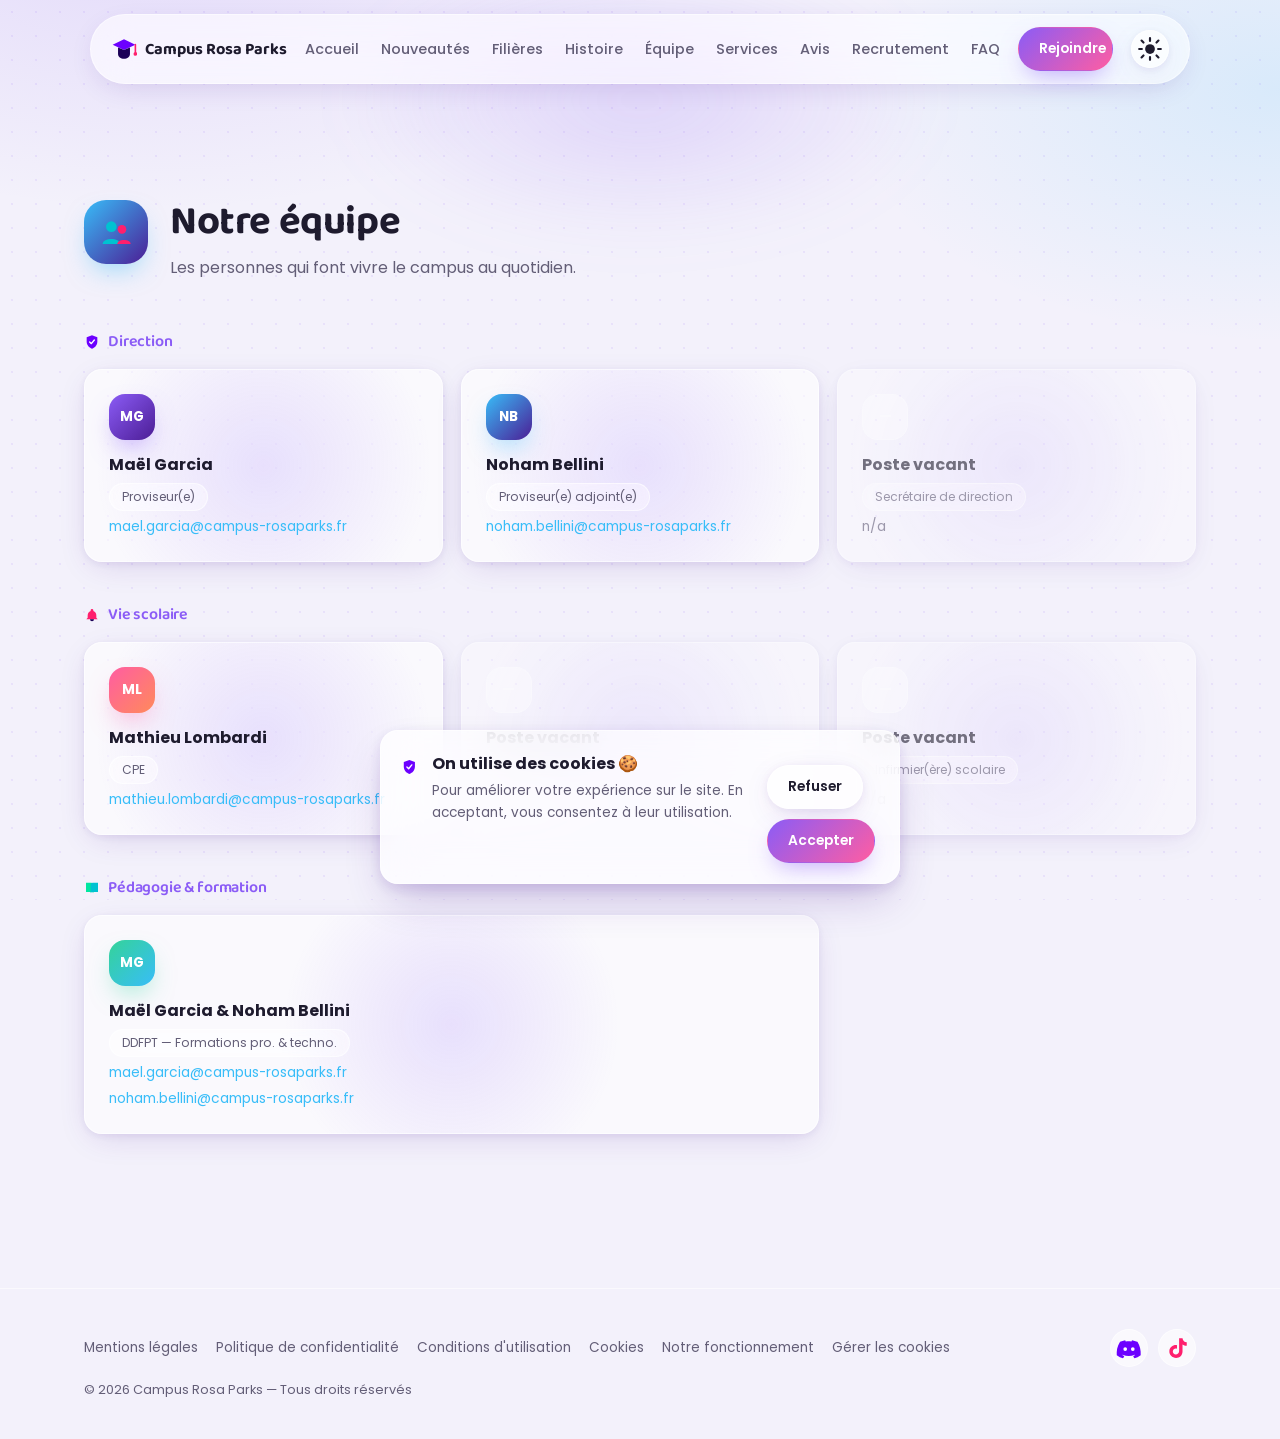
<file: equipe.html>
<!DOCTYPE html>
<html lang="fr">
<head>
<meta charset="UTF-8">
<meta name="viewport" content="width=device-width, initial-scale=1, viewport-fit=cover">
<title>Notre équipe — Campus Rosa Parks</title>
<meta name="description" content="La direction, la vie scolaire et l'équipe pédagogique du Campus Rosa Parks.">
<link rel="preconnect" href="https://fonts.googleapis.com">
<link rel="preconnect" href="https://fonts.gstatic.com" crossorigin>
<link href="https://fonts.googleapis.com/css2?family=Baloo+2:wght@500;600;700;800&family=Poppins:wght@400;500;600;700&display=swap" rel="stylesheet">
<style>
/* =========================================================
   CAMPUS ROSA PARKS — DESIGN SYSTEM v2 (Glassmorphism)
   ========================================================= */

:root{
  /* Palette — dégradés doux */
  --sun:#FFC857;
  --tang:#FF8A5B;
  --pink:#FF5DA2;
  --purple:#8B5CF6;
  --deep:#4C1D95;
  --blue:#38BDF8;
  --green:#34D399;
  --ink:#1E1B2E;
  --paper:#F3F1FB;
  --paper-2:#FFFFFF;
  --muted:#635E77;
  --line:rgba(30,27,46,.12);
  --nav-bg:rgba(255,255,255,.6);
  --nav-border:rgba(255,255,255,.5);
  --dot:rgba(139,92,246,.10);

  /* Glass tokens */
  --glass-bg:rgba(255,255,255,.55);
  --glass-bg-2:rgba(255,255,255,.72);
  --glass-border:rgba(255,255,255,.6);
  --glass-shadow:0 8px 32px -8px rgba(76,29,149,.18), 0 2px 8px rgba(76,29,149,.08);
  --glass-shadow-hover:0 20px 44px -12px rgba(76,29,149,.30), 0 4px 14px rgba(76,29,149,.12);
  --blur:18px;

  /* Type */
  --font-display:'Baloo 2', system-ui, sans-serif;
  --font-body:'Poppins', system-ui, -apple-system, sans-serif;

  /* Radii & ombres */
  --r-sm:10px;
  --r-md:18px;
  --r-lg:26px;
  --r-pill:999px;
  --bw:1px;
  --shadow-sm:var(--glass-shadow);
  --shadow-md:var(--glass-shadow-hover);
  --shadow-lg:0 30px 60px -16px rgba(76,29,149,.35);

  --ease:cubic-bezier(.16,1,.3,1);
}

@media (prefers-color-scheme: dark){
  :root:not([data-theme="light"]){
    --paper:#0E0B1C;
    --paper-2:#171329;
    --ink:#F1EEFB;
    --muted:#A79FC9;
    --line:rgba(241,238,251,.10);
    --nav-bg:rgba(23,19,41,.55);
    --nav-border:rgba(255,255,255,.08);
    --dot:rgba(139,92,246,.16);
    --glass-bg:rgba(255,255,255,.05);
    --glass-bg-2:rgba(255,255,255,.08);
    --glass-border:rgba(255,255,255,.1);
    --glass-shadow:0 8px 32px -8px rgba(0,0,0,.5);
    --glass-shadow-hover:0 20px 50px -12px rgba(0,0,0,.6);
  }
}
:root[data-theme="dark"]{
  --paper:#0E0B1C;
  --paper-2:#171329;
  --ink:#F1EEFB;
  --muted:#A79FC9;
  --line:rgba(241,238,251,.10);
  --nav-bg:rgba(23,19,41,.55);
  --nav-border:rgba(255,255,255,.08);
  --dot:rgba(139,92,246,.16);
  --glass-bg:rgba(255,255,255,.05);
  --glass-bg-2:rgba(255,255,255,.08);
  --glass-border:rgba(255,255,255,.1);
  --glass-shadow:0 8px 32px -8px rgba(0,0,0,.5);
  --glass-shadow-hover:0 20px 50px -12px rgba(0,0,0,.6);
}

/* ---------- Reset ---------- */
*,*::before,*::after{box-sizing:border-box;}
html,body{margin:0; padding:0;}
html{scroll-behavior:smooth; scroll-padding-top:130px;}
body{
  background:
    radial-gradient(900px 500px at 12% -10%, rgba(139,92,246,.16), transparent 60%),
    radial-gradient(800px 460px at 100% 10%, rgba(56,189,248,.14), transparent 55%),
    radial-gradient(var(--dot) 1.4px, transparent 1.4px) 0 0/24px 24px,
    var(--paper);
  background-attachment:fixed;
  color:var(--ink);
  font-family:var(--font-body);
  padding-top:env(safe-area-inset-top,0px);
  padding-bottom:env(safe-area-inset-bottom,0px);
  overflow-x:hidden;
}
h1,h2,h3{font-family:var(--font-display); line-height:1.12; margin:0; letter-spacing:-.01em;}
p{margin:0; color:var(--muted); line-height:1.65;}
a{color:inherit; text-decoration:none;}
button{font-family:inherit; cursor:pointer;}
img{max-width:100%; display:block;}
.wrap{max-width:1160px; margin:0 auto; padding:0 24px;}
::selection{background:var(--purple); color:#fff;}

/* ---------- Icons ---------- */
.icon{width:22px; height:22px; display:inline-block; vertical-align:middle;}
.icon-xs{width:16px; height:16px;}
.icon-sm{width:26px; height:26px;}
.icon-md{width:32px; height:32px;}
.icon-lg{width:44px; height:44px;}

/* ---------- Glass base (mixin-like, reused via multiple selectors) ---------- */
.float-card,.value-card,.filiere-card,.bento-card,.member-card,.svc-card,.quick-card,
.review-card,.step,.news-card,.faq-item,.timeline-item b,.cookie-banner,.refused-box,
.back-to-top,.theme-toggle,.nav-inner,.legal-note,.status,.role-tag{
  backdrop-filter:blur(var(--blur)) saturate(160%);
  -webkit-backdrop-filter:blur(var(--blur)) saturate(160%);
}

/* ---------- Buttons ---------- */
.btn{
  display:inline-flex; align-items:center; gap:8px;
  padding:15px 28px; border-radius:var(--r-pill);
  font-weight:600; font-size:.96rem; border:1px solid transparent;
  transition:transform .35s var(--ease), box-shadow .35s var(--ease), background .35s var(--ease), filter .35s var(--ease);
  position:relative; overflow:hidden;
}
.btn-sm{padding:11px 20px; font-size:.86rem;}
.btn-primary{
  background:linear-gradient(135deg, var(--purple), var(--pink));
  color:#fff;
  box-shadow:0 10px 24px -8px rgba(139,92,246,.55);
}
.btn-primary:hover{transform:translateY(-3px); box-shadow:0 16px 34px -8px rgba(139,92,246,.65); filter:brightness(1.06);}
.btn-primary:active{transform:translateY(-1px) scale(.98);}
.btn-ghost{
  background:var(--glass-bg); color:var(--ink); border:1px solid var(--glass-border);
  box-shadow:var(--glass-shadow);
}
.btn-ghost:hover{transform:translateY(-3px); box-shadow:var(--glass-shadow-hover); background:var(--glass-bg-2);}
.btn-ghost:active{transform:translateY(-1px) scale(.98);}

/* ---------- Reveal-on-scroll ---------- */
.reveal{transition:opacity .8s var(--ease), transform .8s var(--ease);}

/* =========================================================
   NAVIGATION — capsule flottante en verre
   ========================================================= */
.nav-float{
  position:fixed; top:14px; left:0; right:0; z-index:200;
  padding-top:env(safe-area-inset-top,0px);
  display:flex; justify-content:center; padding-left:16px; padding-right:16px;
}
.nav-inner{
  width:100%; max-width:1100px;
  display:flex; align-items:center; justify-content:space-between; gap:18px;
  background:var(--nav-bg);
  border:1px solid var(--nav-border);
  border-radius:var(--r-pill);
  padding:12px 20px;
  box-shadow:0 8px 30px -10px rgba(76,29,149,.20);
  transition:box-shadow .3s var(--ease), background .3s var(--ease), transform .3s var(--ease);
}
.nav-float.scrolled .nav-inner{box-shadow:0 14px 40px -10px rgba(76,29,149,.30); transform:translateY(2px);}
.brand{display:flex; align-items:center; gap:8px; font-family:var(--font-display); font-weight:700; font-size:1.02rem; white-space:nowrap;}
.nav-links{display:flex; gap:22px;}
.nav-links a{font-size:.9rem; font-weight:500; color:var(--muted); transition:color .25s;}
.nav-links a:hover{color:var(--purple);}
.nav-cta{white-space:nowrap;}
.nav-burger{display:none; background:none; border:none; color:var(--ink); padding:6px;}
.theme-toggle{
  display:flex; align-items:center; justify-content:center; flex-shrink:0;
  width:38px; height:38px; border-radius:50%; border:1px solid var(--glass-border);
  background:var(--glass-bg); color:var(--ink); padding:0; box-shadow:var(--glass-shadow);
  transition:transform .35s var(--ease), box-shadow .35s var(--ease), background .3s ease;
}
.theme-toggle:hover{transform:translateY(-2px) rotate(-12deg); background:var(--glass-bg-2);}
.theme-toggle .icon-moon{display:none;}
:root[data-theme="dark"] .theme-toggle .icon-sun{display:none;}
:root[data-theme="dark"] .theme-toggle .icon-moon{display:block;}

@media (max-width:900px){
  .nav-links{
    position:fixed; top:96px; left:16px; right:16px;
    background:var(--glass-bg-2); border:1px solid var(--glass-border); border-radius:var(--r-md); box-shadow:var(--glass-shadow-hover);
    flex-direction:column; padding:18px; gap:14px; backdrop-filter:blur(24px) saturate(160%);
    transform:translateY(-14px) scale(.97); opacity:0; pointer-events:none; transition:.35s var(--ease);
  }
  .nav-links.open{transform:translateY(0) scale(1); opacity:1; pointer-events:auto;}
  .nav-cta{display:none;}
  .nav-burger{display:block;}
}

/* =========================================================
   HERO
   ========================================================= */
.hero{
  position:relative; padding:200px 24px 200px; overflow:hidden;
  text-align:center; isolation:isolate;
}
.blob{
  position:absolute; border-radius:50%; filter:blur(60px); opacity:.55; z-index:-1;
  animation:blob-float 14s var(--ease) infinite alternate;
}
.blob-a{width:360px; height:360px; top:-120px; right:-80px; background:radial-gradient(circle at 30% 30%, var(--purple), transparent 70%); animation-delay:0s;}
.blob-b{width:320px; height:320px; bottom:-140px; left:-100px; background:radial-gradient(circle at 30% 30%, var(--blue), transparent 70%); animation-delay:-4s;}
.blob-c{width:260px; height:260px; top:40%; left:50%; background:radial-gradient(circle at 30% 30%, var(--pink), transparent 70%); animation-delay:-8s; opacity:.4;}
@keyframes blob-float{
  0%{transform:translate(0,0) scale(1);}
  100%{transform:translate(30px,-24px) scale(1.12);}
}
.hero::before,.hero::after{content:none;}
.hero-content{max-width:720px; margin:0 auto;}
.badge{
  display:inline-block; background:var(--glass-bg); color:var(--ink); border:1px solid var(--glass-border);
  padding:9px 20px; border-radius:var(--r-pill); font-size:.85rem; font-weight:600;
  margin-bottom:24px; box-shadow:var(--glass-shadow);
  animation:fade-down .8s var(--ease) both;
}
@keyframes fade-down{from{opacity:0; transform:translateY(-10px);} to{opacity:1; transform:translateY(0);}}
.hero h1{font-size:clamp(2.4rem,6vw,4.2rem); font-weight:700; letter-spacing:-.02em;}
.text-gradient{
  background:linear-gradient(120deg, var(--purple), var(--pink), var(--blue), var(--purple));
  background-size:300% auto;
  -webkit-background-clip:text; background-clip:text; color:transparent;
  animation:gradient-shift 6s ease infinite;
}
@keyframes gradient-shift{
  0%{background-position:0% 50%;} 50%{background-position:100% 50%;} 100%{background-position:0% 50%;}
}
.hero .lede{max-width:52ch; margin:22px auto 0; font-size:1.1rem;}
.hero-actions{display:flex; gap:14px; justify-content:center; margin-top:34px; flex-wrap:wrap;}

.hero-cards{
  position:relative; max-width:900px; margin:74px auto 0;
  display:flex; justify-content:center; gap:22px; flex-wrap:wrap;
}
.float-card{
  background:var(--glass-bg); border:1px solid var(--glass-border); border-radius:var(--r-md); box-shadow:var(--glass-shadow);
  padding:18px 26px; display:flex; align-items:center; gap:14px; text-align:left;
  animation:float-card 6s ease-in-out infinite;
  transition:box-shadow .35s var(--ease), transform .35s var(--ease);
}
.float-card:hover{box-shadow:var(--glass-shadow-hover);}
.float-card div{display:flex; flex-direction:column;}
.float-card b{font-family:var(--font-display); font-size:1.5rem;}
.float-card span{font-size:.8rem; color:var(--muted);}
.fc-1{animation-delay:0s;}
.fc-2{transform:translateY(18px); animation-delay:-2s;}
.fc-3{animation-delay:-4s;}
@keyframes float-card{
  0%,100%{transform:translateY(0);}
  50%{transform:translateY(-14px);}
}

/* =========================================================
   SECTIONS
   ========================================================= */
.section{padding:110px 0; position:relative;}
.section.alt{background:transparent;}
.section.first{padding-top:200px;}
.section.first::before{
  content:""; position:absolute; top:-40px; left:50%; width:600px; height:280px; transform:translateX(-50%);
  background:radial-gradient(ellipse at center, rgba(139,92,246,.20), transparent 70%);
  filter:blur(30px); z-index:-1; pointer-events:none;
}
.legal-hero::before{
  content:""; position:absolute; top:-20px; left:50%; width:520px; height:240px; transform:translateX(-50%);
  background:radial-gradient(ellipse at center, rgba(56,189,248,.18), transparent 70%);
  filter:blur(30px); z-index:-1; pointer-events:none;
}
.section-head{display:flex; align-items:flex-start; gap:22px; margin-bottom:52px; max-width:760px;}
.section-head h2{font-size:clamp(1.8rem,3.6vw,2.5rem); font-weight:700; margin-bottom:10px;}
.icon-badge{
  width:64px; height:64px; border-radius:22px; flex-shrink:0;
  display:flex; align-items:center; justify-content:center; box-shadow:var(--glass-shadow);
  transition:transform .4s var(--ease);
}
.icon-badge .icon{width:32px; height:32px;}
.grad-purple{background:linear-gradient(135deg,#8B5CF6,#4C1D95); color:#fff; box-shadow:0 12px 26px -8px rgba(139,92,246,.55);}
.grad-blue{background:linear-gradient(135deg,#38BDF8,#4C1D95); color:#fff; box-shadow:0 12px 26px -8px rgba(56,189,248,.5);}
.grad-pink{background:linear-gradient(135deg,#FF5DA2,#FF8A5B); color:#fff; box-shadow:0 12px 26px -8px rgba(255,93,162,.5);}
.grad-green{background:linear-gradient(135deg,#34D399,#38BDF8); color:#fff; box-shadow:0 12px 26px -8px rgba(52,211,153,.5);}
.grad-orange{background:linear-gradient(135deg,#FFC857,#FF8A5B); color:#fff; box-shadow:0 12px 26px -8px rgba(255,200,87,.5);}
.grad-muted{background:var(--glass-bg); color:var(--muted); border:1px solid var(--glass-border); box-shadow:none;}

/* ---- Texte long & valeurs ---- */
.text-block{max-width:74ch; display:flex; flex-direction:column; gap:16px; margin-bottom:36px;}
.text-block p{font-size:1rem;}
.sub-title{font-size:1.3rem; font-weight:700; margin:44px 0 20px;}
.values-grid{display:grid; grid-template-columns:repeat(4,1fr); gap:18px;}
.value-card{
  background:var(--glass-bg); border:1px solid var(--glass-border); border-radius:var(--r-md);
  padding:22px; display:flex; flex-direction:column; gap:8px; align-items:flex-start;
  box-shadow:var(--glass-shadow);
  transition:transform .4s var(--ease), box-shadow .4s var(--ease), background .4s var(--ease);
}
.value-card:hover{transform:translateY(-6px); box-shadow:var(--glass-shadow-hover); background:var(--glass-bg-2);}
.value-card b{font-size:1rem;}
.value-card p{font-size:.86rem;}

/* ---- Filières ---- */
.filiere-grid{display:grid; grid-template-columns:repeat(2,1fr); gap:20px;}
.filiere-card{
  background:var(--glass-bg); border:1px solid var(--glass-border); border-radius:var(--r-lg);
  padding:26px 28px; display:flex; flex-direction:column; gap:14px; box-shadow:var(--glass-shadow);
  transition:transform .4s var(--ease), box-shadow .4s var(--ease), background .4s var(--ease);
}
.filiere-card:hover{transform:translateY(-6px); box-shadow:var(--glass-shadow-hover); background:var(--glass-bg-2);}
.filiere-card-head{display:flex; align-items:center; gap:12px;}
.filiere-card-head .icon-badge{width:44px; height:44px; border-radius:16px;}
.filiere-card-head .icon-badge .icon{width:22px; height:22px;}
.filiere-card-head b{font-family:var(--font-display); font-size:1.08rem;}
.filiere-list{list-style:none; margin:0; padding:0; display:flex; flex-direction:column; gap:8px;}
.filiere-list li{
  font-size:.92rem; color:var(--ink); display:flex; align-items:center; gap:10px;
  padding:9px 12px; border-radius:var(--r-sm); background:rgba(255,255,255,.35); border:1px solid var(--glass-border);
}
:root[data-theme="dark"] .filiere-list li{background:rgba(255,255,255,.04);}
.filiere-list li .icon{width:8px; height:8px; border-radius:50%; background:var(--purple); flex-shrink:0;}

/* ---- Frise chronologique ---- */
.timeline{position:relative; display:flex; flex-direction:column; gap:34px; padding-left:30px; border-left:2px solid transparent;
  border-image:linear-gradient(var(--purple),var(--blue)) 1;}
.timeline-item{position:relative;}
.timeline-dot{
  position:absolute; left:-38px; top:0; width:16px; height:16px; border-radius:50%;
  background:linear-gradient(135deg,var(--purple),var(--pink)); box-shadow:0 0 0 4px var(--glass-bg), 0 0 14px rgba(139,92,246,.6);
}
.timeline-item b{display:block; font-size:1.02rem; margin-bottom:4px; backdrop-filter:none;}
.timeline-item p{font-size:.92rem; max-width:60ch;}

/* ---- Bento (Qui sommes-nous) ---- */
.bento{display:grid; grid-template-columns:repeat(3,1fr); gap:20px;}
.bento-card{
  background:var(--glass-bg); border:1px solid var(--glass-border); border-radius:var(--r-lg);
  padding:30px; text-align:center; display:flex; flex-direction:column; align-items:center; gap:8px;
  box-shadow:var(--glass-shadow); transition:transform .4s var(--ease), box-shadow .4s var(--ease);
}
.bento-card:hover{transform:translateY(-8px); box-shadow:var(--glass-shadow-hover);}
.bento-card .icon-lg{margin-bottom:6px;}
.bento-card b{font-family:var(--font-display); font-size:2.2rem;}
.bento-card span{color:var(--muted); font-size:.92rem;}

/* ---- Équipe ---- */
.team-group{margin-bottom:44px;}
.team-group h3{
  display:flex; align-items:center; gap:8px; font-size:1rem; font-weight:600;
  color:var(--purple); margin-bottom:18px;
}
.team-grid{display:grid; grid-template-columns:repeat(3,1fr); gap:18px;}
.member-card{
  background:var(--glass-bg); border:1px solid var(--glass-border); border-radius:var(--r-md);
  padding:24px; display:flex; flex-direction:column; gap:6px; align-items:flex-start; box-shadow:var(--glass-shadow);
  transition:transform .4s var(--ease), box-shadow .4s var(--ease);
}
.member-card:hover{transform:translateY(-6px); box-shadow:var(--glass-shadow-hover);}
.member-card.wide{grid-column:span 2;}
.member-card.empty{opacity:.6;}
.avatar{
  width:46px; height:46px; border-radius:16px; color:#fff; font-weight:700; font-size:.85rem;
  display:flex; align-items:center; justify-content:center; margin-bottom:6px;
}
.avatar.sm{width:34px; height:34px; margin:0;}
.member-card b{font-size:1rem;}
.role-tag{
  font-size:.76rem; color:var(--muted); background:rgba(255,255,255,.4); border:1px solid var(--glass-border);
  padding:4px 12px; border-radius:var(--r-pill);
}
:root[data-theme="dark"] .role-tag{background:rgba(255,255,255,.05);}
.member-card a{font-size:.86rem; color:var(--blue);}
.member-card a:hover{color:var(--pink);}
.member-card .na{font-size:.86rem; color:var(--muted);}

/* ---- Services ---- */
.svc-grid{display:grid; grid-template-columns:repeat(3,1fr); gap:20px;}
.svc-card{
  background:var(--glass-bg); border:1px solid var(--glass-border); border-radius:var(--r-lg);
  padding:30px; display:flex; flex-direction:column; gap:10px; align-items:flex-start; box-shadow:var(--glass-shadow);
  transition:transform .4s var(--ease), box-shadow .4s var(--ease), border-color .4s var(--ease);
}
.svc-card:hover{transform:translateY(-8px); box-shadow:var(--glass-shadow-hover); border-color:var(--purple);}
.svc-card b{font-family:var(--font-display); font-size:1.2rem;}
.svc-card p{font-size:.9rem;}
.svc-card.soon{opacity:.6;}
.status{font-size:.76rem; font-weight:700; padding:5px 14px; border-radius:var(--r-pill); border:1px solid var(--glass-border);}
.status.ok{background:linear-gradient(135deg,var(--green),var(--blue)); color:#fff; border:none;}
.status.wait{background:var(--glass-bg); color:var(--muted);}

/* ---- Avis / carrousel ---- */
.carousel{max-width:640px; margin:0 auto;}
.carousel-track{display:flex; transition:transform .6s var(--ease);}
.carousel-slide{min-width:100%; padding:4px;}
.review-card{
  background:var(--glass-bg); border:1px solid var(--glass-border); border-radius:var(--r-lg);
  padding:36px; text-align:center; box-shadow:var(--glass-shadow);
}
.review-card.invite{display:flex; flex-direction:column; align-items:center; gap:14px;}
.stars{display:flex; gap:4px; justify-content:center; color:var(--sun); margin-bottom:14px;}
.review-card p{font-family:var(--font-display); font-size:1.15rem; color:var(--ink); margin-bottom:18px;}
.who{display:flex; align-items:center; justify-content:center; gap:10px;}
.who b{font-size:.92rem;}
.carousel-controls{display:flex; align-items:center; justify-content:center; gap:18px; margin-top:24px;}
.carousel-controls button{
  width:42px; height:42px; border-radius:50%; border:1px solid var(--glass-border);
  background:var(--glass-bg); display:flex; align-items:center; justify-content:center;
  transition:background .3s ease, color .3s ease, transform .3s var(--ease);
}
.carousel-controls button:hover{background:linear-gradient(135deg,var(--purple),var(--pink)); color:#fff; transform:translateY(-2px);}
.carousel-dots{display:flex; gap:8px;}
.carousel-dots span{width:8px; height:8px; border-radius:50%; background:var(--line); transition:background .3s ease, transform .3s ease;}
.carousel-dots span.active{background:linear-gradient(135deg,var(--purple),var(--pink)); transform:scale(1.3);}

/* ---- Recrutement ---- */
.steps{display:grid; grid-template-columns:repeat(3,1fr); gap:20px; margin-bottom:40px;}
.step{
  position:relative; background:var(--glass-bg); border:1px solid var(--glass-border); border-radius:var(--r-lg);
  padding:32px 26px; display:flex; flex-direction:column; gap:8px; align-items:flex-start; box-shadow:var(--glass-shadow);
  transition:transform .4s var(--ease), box-shadow .4s var(--ease);
}
.step:hover{transform:translateY(-6px); box-shadow:var(--glass-shadow-hover);}
.step-n{
  position:absolute; top:-14px; right:20px; width:32px; height:32px; border-radius:50%;
  background:linear-gradient(135deg,var(--pink),var(--purple)); color:#fff;
  display:flex; align-items:center; justify-content:center; font-weight:700; font-size:.85rem;
  box-shadow:0 6px 16px -4px rgba(139,92,246,.6);
}
.step b{font-size:1.05rem; margin-top:6px;}
.step p{font-size:.9rem;}
.cta-banner{
  background:linear-gradient(135deg,var(--deep),var(--purple),var(--pink)); background-size:200% auto;
  color:#fff; border-radius:var(--r-lg); padding:36px 40px;
  display:flex; align-items:center; justify-content:space-between; gap:24px; flex-wrap:wrap;
  box-shadow:0 20px 44px -14px rgba(76,29,149,.5); animation:gradient-shift 8s ease infinite;
}
.cta-banner b{font-family:var(--font-display); font-size:1.2rem; display:block; margin-bottom:6px;}
.cta-banner p{color:rgba(255,255,255,.78);}

/* ---- FAQ ---- */
.faq-list{max-width:760px; display:flex; flex-direction:column; gap:12px;}
.faq-item{
  border-bottom:none; background:var(--glass-bg); border:1px solid var(--glass-border);
  border-radius:var(--r-md); box-shadow:var(--glass-shadow); overflow:hidden;
  transition:box-shadow .3s var(--ease);
}
.faq-item.open{box-shadow:var(--glass-shadow-hover);}
.faq-q{
  width:100%; background:none; border:none; text-align:left; padding:20px 22px;
  display:flex; justify-content:space-between; align-items:center; font-weight:600; font-size:1rem; color:var(--ink);
}
.faq-q .icon{transition:transform .35s var(--ease); color:var(--muted);}
.faq-item.open .faq-q .icon{transform:rotate(180deg); color:var(--purple);}
.faq-a{max-height:0; overflow:hidden; transition:max-height .4s var(--ease);}
.faq-a p{padding:0 22px 20px;}

/* =========================================================
   FOOTER
   ========================================================= */
footer{border-top:1px solid var(--glass-border); padding:40px 0; position:relative;}
.footer-inner{display:flex; flex-direction:row; align-items:center; justify-content:space-between; flex-wrap:wrap; gap:14px;}
.footer-inner .footer-base{order:3; width:100%;}
.footer-links{display:flex; gap:18px; flex-wrap:wrap; align-items:center;}
.footer-links a, .link-btn{font-size:.85rem; color:var(--muted); background:none; border:none; padding:0; transition:color .25s;}
.footer-links a:hover, .link-btn:hover{color:var(--pink);}
.footer-base{font-size:.8rem; color:var(--muted);}
.footer-social{display:flex; gap:10px;}
.footer-social a{
  width:38px; height:38px; border-radius:50%; border:1px solid var(--glass-border);
  background:var(--glass-bg); display:flex; align-items:center; justify-content:center;
  color:var(--muted); transition:transform .35s var(--ease), color .3s ease, background .3s ease;
}
.footer-social a:hover{transform:translateY(-4px); color:#fff; background:linear-gradient(135deg,var(--purple),var(--pink));}
@media (max-width:640px){.footer-inner{flex-direction:column; align-items:flex-start;}}

/* =========================================================
   COOKIES
   ========================================================= */
.cookie-banner{
  position:fixed; left:16px; right:16px; bottom:calc(16px + env(safe-area-inset-bottom,0px));
  max-width:520px; margin:0 auto; z-index:300;
  background:var(--glass-bg-2); border:1px solid var(--glass-border); border-radius:var(--r-md);
  box-shadow:var(--glass-shadow-hover); padding:20px; display:flex; gap:14px; align-items:flex-start;
  animation:fade-up .5s var(--ease) both;
}
@keyframes fade-up{from{opacity:0; transform:translateY(20px);} to{opacity:1; transform:translateY(0);}}
.cookie-text b{display:block; margin-bottom:4px;}
.cookie-text p{font-size:.85rem;}
.cookie-actions{display:flex; gap:10px; margin-top:14px; flex-wrap:wrap;}
@media (max-width:520px){.cookie-banner{flex-direction:column;}}

.refused-overlay{
  display:none; position:fixed; inset:0; z-index:400; background:rgba(10,7,20,.55);
  align-items:center; justify-content:center; padding:24px; backdrop-filter:blur(10px);
}
.refused-box{
  background:var(--glass-bg-2); border:1px solid var(--glass-border); border-radius:var(--r-lg); padding:40px;
  max-width:380px; text-align:center; box-shadow:var(--glass-shadow-hover);
  animation:fade-up .4s var(--ease) both;
}
.refused-box h3{margin:14px 0 8px; font-size:1.3rem;}
.refused-box p{margin-bottom:20px; font-size:.92rem;}

/* =========================================================
   BACK TO TOP
   ========================================================= */
.back-to-top{
  position:fixed; right:20px; bottom:calc(20px + env(safe-area-inset-bottom,0px));
  width:48px; height:48px; border-radius:50%; border:1px solid var(--glass-border); z-index:150;
  background:linear-gradient(135deg,var(--purple),var(--pink)); color:#fff;
  display:flex; align-items:center; justify-content:center;
  box-shadow:0 10px 26px -8px rgba(139,92,246,.6); cursor:pointer;
  opacity:0; transform:translateY(12px) scale(.9); pointer-events:none;
  transition:opacity .3s var(--ease), transform .3s var(--ease);
}
.back-to-top.visible{opacity:1; transform:translateY(0) scale(1); pointer-events:auto;}
.back-to-top:hover{transform:translateY(-4px) scale(1.05);}
.back-to-top .icon{transform:rotate(-90deg);}

/* ---- Ajouts : pages dediees ---- */
.section-head .icon-badge, .quick-card .icon-badge{transition:transform .4s var(--ease);}
.filiere-card:hover .icon-badge, .svc-card:hover .icon-badge, .bento-card:hover .icon-lg,
.member-card:hover .avatar, .quick-card:hover .icon-badge{transform:rotate(-8deg) scale(1.1);}

main{animation:page-in .7s var(--ease) both;}
@keyframes page-in{from{opacity:0; transform:translateY(14px);} to{opacity:1; transform:translateY(0);}}

.nav-links a{position:relative;}
.nav-links a::after{
  content:""; position:absolute; left:0; right:100%; bottom:-4px; height:2px; border-radius:2px;
  background:linear-gradient(90deg,var(--purple),var(--pink)); transition:right .3s var(--ease);
}
.nav-links a:hover::after{right:0;}

.section.first{padding-top:200px;}
.back-home{display:inline-flex; align-items:center; gap:8px; margin-bottom:8px; color:var(--purple); font-weight:600; font-size:.9rem; transition:gap .3s var(--ease);}
.back-home:hover{gap:12px;}
.back-home .icon{transform:rotate(180deg); width:16px; height:16px;}

.quick-links{display:grid; grid-template-columns:repeat(3,1fr); gap:20px;}
.quick-card{
  background:var(--glass-bg); border:1px solid var(--glass-border); border-radius:var(--r-lg);
  padding:26px; display:flex; flex-direction:column; gap:10px; align-items:flex-start; box-shadow:var(--glass-shadow);
  transition:transform .4s var(--ease), box-shadow .4s var(--ease), border-color .4s var(--ease);
}
.quick-card:hover{transform:translateY(-8px); box-shadow:var(--glass-shadow-hover); border-color:var(--purple);}
.quick-card b{font-family:var(--font-display); font-size:1.1rem;}
.quick-card p{font-size:.88rem;}
.quick-card .go{font-size:.86rem; font-weight:600; color:var(--purple); display:inline-flex; align-items:center; gap:6px; transition:gap .3s var(--ease);}
.quick-card:hover .go{gap:10px;}
@media (max-width:900px){.quick-links{grid-template-columns:1fr 1fr;}}
@media (max-width:640px){.quick-links{grid-template-columns:1fr;}}

/* =========================================================
   Bandeau d'annonces défilant
   ========================================================= */
.ticker{
  position:fixed; top:0; left:0; right:0; z-index:199;
  background:var(--glass-bg-2); color:var(--ink); overflow:hidden; white-space:nowrap;
  border-bottom:1px solid var(--glass-border); backdrop-filter:blur(16px) saturate(160%);
}
.ticker-track{
  display:inline-flex; align-items:center; gap:48px; padding:8px 0;
  animation:ticker-scroll 26s linear infinite;
}
.ticker-track span{display:inline-flex; align-items:center; gap:10px; font-size:.82rem; font-weight:600; letter-spacing:.01em;}
.ticker-track span b{background:linear-gradient(90deg,var(--purple),var(--pink)); -webkit-background-clip:text; background-clip:text; color:transparent;}
@keyframes ticker-scroll{
  0%{transform:translateX(0);}
  100%{transform:translateX(-50%);}
}

.new-flag{
  display:inline-flex; align-items:center; gap:6px; background:linear-gradient(135deg,var(--pink),var(--purple)); color:#fff;
  border:none; border-radius:var(--r-pill); padding:4px 12px;
  font-size:.72rem; font-weight:700; text-transform:uppercase; letter-spacing:.04em;
}
.news-grid{display:grid; grid-template-columns:repeat(4,1fr); gap:18px;}
.news-card{
  position:relative; background:var(--glass-bg); border:1px solid var(--glass-border); border-radius:var(--r-lg);
  padding:26px 22px; display:flex; flex-direction:column; gap:10px; align-items:flex-start;
  box-shadow:var(--glass-shadow); transition:transform .4s var(--ease), box-shadow .4s var(--ease);
}
.news-card:hover{transform:translateY(-6px); box-shadow:var(--glass-shadow-hover);}
.news-card .new-flag{position:absolute; top:-12px; right:16px;}
.news-card b{font-family:var(--font-display); font-size:1.05rem;}
.news-card p{font-size:.86rem;}
.news-year{
  display:inline-flex; align-items:center; justify-content:center; width:40px; height:40px;
  border-radius:14px; background:linear-gradient(135deg,var(--green),var(--blue));
  font-family:var(--font-display); font-weight:700; font-size:.85rem; color:#fff;
}
@media (max-width:900px){.news-grid{grid-template-columns:1fr 1fr;}}
@media (max-width:640px){.news-grid{grid-template-columns:1fr;}}

/* =========================================================
   RESPONSIVE
   ========================================================= */
@media (max-width:900px){
  .bento, .svc-grid, .steps, .team-grid{grid-template-columns:1fr 1fr;}
  .values-grid, .filiere-grid{grid-template-columns:1fr 1fr;}
  .member-card.wide{grid-column:span 2;}
}
@media (max-width:640px){
  .hero{padding:170px 20px 200px;}
  .bento, .svc-grid, .steps, .team-grid{grid-template-columns:1fr;}
  .values-grid, .filiere-grid{grid-template-columns:1fr;}
  .member-card.wide{grid-column:span 1;}
  .section-head{flex-direction:column;}
  .cta-banner{flex-direction:column; align-items:flex-start;}
}

/* Respect des préférences de mouvement réduit */
@media (prefers-reduced-motion: reduce){
  *{animation-duration:.01ms !important; animation-iteration-count:1 !important; transition-duration:.01ms !important;}
}

</style>
</head>
<body>

<svg style="display:none" aria-hidden="true">
  <symbol id="i-cap" viewBox="0 0 48 48">
    <path d="M24 6 L45 16 L24 26 L3 16 Z" fill="#6C00FF"/>
    <path d="M24 26 L13 21 L13 33 C13 38 18 42 24 42 C30 42 35 38 35 33 L35 21 Z" fill="#1B0057"/>
    <line x1="45" y1="16" x2="45" y2="30" stroke="#FF1F6D" stroke-width="3" stroke-linecap="round"/>
    <circle cx="45" cy="33" r="3.4" fill="#FF1F6D"/>
  </symbol>
  <symbol id="i-chat" viewBox="0 0 48 48">
    <path d="M6 10h36a4 4 0 0 1 4 4v16a4 4 0 0 1-4 4H24l-9 8v-8H6a4 4 0 0 1-4-4V14a4 4 0 0 1 4-4Z" fill="#00C2D1"/>
    <circle cx="16" cy="22" r="2.6" fill="#fff"/><circle cx="24" cy="22" r="2.6" fill="#fff"/><circle cx="32" cy="22" r="2.6" fill="#fff"/>
  </symbol>
  <symbol id="i-calendar" viewBox="0 0 48 48">
    <rect x="6" y="10" width="36" height="32" rx="6" fill="#FFD400"/>
    <rect x="6" y="10" width="36" height="10" rx="6" fill="#FF6B00"/>
    <rect x="13" y="26" width="6" height="6" rx="1.5" fill="#fff"/>
    <rect x="21" y="26" width="6" height="6" rx="1.5" fill="#fff"/>
    <rect x="29" y="26" width="6" height="6" rx="1.5" fill="#fff"/>
  </symbol>
  <symbol id="i-chart" viewBox="0 0 48 48">
    <rect x="4" y="4" width="40" height="40" rx="10" fill="#00E6A0"/>
    <rect x="12" y="26" width="6" height="12" rx="2" fill="#fff"/>
    <rect x="21" y="18" width="6" height="20" rx="2" fill="#fff"/>
    <rect x="30" y="10" width="6" height="28" rx="2" fill="#fff"/>
  </symbol>
  <symbol id="i-trophy" viewBox="0 0 48 48">
    <path d="M14 8h20v12a10 10 0 0 1-20 0Z" fill="#FFD400"/>
    <path d="M14 10H6a8 8 0 0 0 8 12" fill="none" stroke="#FF6B00" stroke-width="3"/>
    <path d="M34 10h8a8 8 0 0 1-8 12" fill="none" stroke="#FF6B00" stroke-width="3"/>
    <rect x="20" y="30" width="8" height="6" fill="#FF6B00"/>
    <rect x="14" y="36" width="20" height="6" rx="2" fill="#FF6B00"/>
  </symbol>
  <symbol id="i-bell" viewBox="0 0 48 48">
    <path d="M24 6a4 4 0 0 1 4 4v2c6 2 9 7 9 14v6l4 5H7l4-5v-6c0-7 3-12 9-14v-2a4 4 0 0 1 4-4Z" fill="#FF1F6D"/>
    <path d="M18 37a6 6 0 0 0 12 0Z" fill="#1B0057"/>
  </symbol>
  <symbol id="i-gear" viewBox="0 0 48 48">
    <circle cx="24" cy="24" r="9" fill="#00C2D1"/>
    <path d="M24 4v6M24 38v6M4 24h6M38 24h6M9 9l4.2 4.2M34.8 34.8L39 39M39 9l-4.2 4.2M13.2 34.8L9 39" stroke="#6C00FF" stroke-width="4" stroke-linecap="round"/>
  </symbol>
  <symbol id="i-heart" viewBox="0 0 48 48">
    <path d="M24 42S6 30 6 17a10 10 0 0 1 18-6 10 10 0 0 1 18 6c0 13-18 25-18 25Z" fill="#FF1F6D"/>
  </symbol>
  <symbol id="i-star" viewBox="0 0 48 48">
    <path d="M24 4l5.8 12.3L43 18l-9.5 9.1L35.8 43 24 35.8 12.2 43l2.3-15.9L5 18l13.2-1.7Z" fill="#FFD400"/>
  </symbol>
  <symbol id="i-rocket" viewBox="0 0 48 48">
    <path d="M24 4c8 4 12 12 12 22l-6 6h-12l-6-6c0-10 4-18 12-22Z" fill="#00C2D1"/>
    <circle cx="24" cy="18" r="4" fill="#fff"/>
    <path d="M14 32l-6 10 10-6ZM34 32l6 10-10-6Z" fill="#FF6B00"/>
  </symbol>
  <symbol id="i-book" viewBox="0 0 48 48">
    <path d="M6 8h16a6 6 0 0 1 6 6v26a6 6 0 0 0-6-4H6Z" fill="#00E6A0"/>
    <path d="M42 8H26a6 6 0 0 0-6 6v26a6 6 0 0 1 6-4h16Z" fill="#00C2D1"/>
  </symbol>
  <symbol id="i-mega" viewBox="0 0 48 48">
    <path d="M6 20v8l10 3V17Z" fill="#FF6B00"/>
    <path d="M16 16l22-8v32l-22-8Z" fill="#FF1F6D"/>
    <path d="M14 31l3 10h6l-3-9Z" fill="#1B0057"/>
  </symbol>
  <symbol id="i-shield" viewBox="0 0 48 48">
    <path d="M24 4l16 6v12c0 12-7 19-16 22C15 41 8 34 8 22V10Z" fill="#6C00FF"/>
    <path d="M17 24l5 5 9-11" fill="none" stroke="#fff" stroke-width="4" stroke-linecap="round" stroke-linejoin="round"/>
  </symbol>
  <symbol id="i-people" viewBox="0 0 48 48">
    <circle cx="17" cy="16" r="8" fill="#00C2D1"/>
    <circle cx="33" cy="20" r="6.5" fill="#FF1F6D"/>
    <path d="M4 42c0-10 26-10 26 0Z" fill="#00C2D1"/>
    <path d="M26 42c0-8 20-8 20 0Z" fill="#FF1F6D"/>
  </symbol>
  <symbol id="i-mail" viewBox="0 0 48 48">
    <rect x="4" y="10" width="40" height="28" rx="5" fill="#FFD400"/>
    <path d="M6 12l18 15L42 12" fill="none" stroke="#fff" stroke-width="3.5" stroke-linecap="round" stroke-linejoin="round"/>
  </symbol>
  <symbol id="i-menu" viewBox="0 0 32 32"><path d="M5 9h22M5 16h22M5 23h22" stroke="currentColor" stroke-width="3" stroke-linecap="round"/></symbol>
  <symbol id="i-close" viewBox="0 0 32 32"><path d="M8 8l16 16M24 8L8 24" stroke="currentColor" stroke-width="3" stroke-linecap="round"/></symbol>
  <symbol id="i-arrow" viewBox="0 0 32 32"><path d="M12 8l8 8-8 8" fill="none" stroke="currentColor" stroke-width="3.5" stroke-linecap="round" stroke-linejoin="round"/></symbol>
  <symbol id="i-chevron" viewBox="0 0 32 32"><path d="M9 12l7 8 7-8" fill="none" stroke="currentColor" stroke-width="3" stroke-linecap="round" stroke-linejoin="round"/></symbol>
  <symbol id="i-lock" viewBox="0 0 48 48">
    <rect x="10" y="22" width="28" height="20" rx="5" fill="#1B0057"/>
    <path d="M16 22v-6a8 8 0 0 1 16 0v6" fill="none" stroke="#1B0057" stroke-width="5"/>
    <circle cx="24" cy="32" r="3.4" fill="#fff"/>
  </symbol>
  <symbol id="i-sun" viewBox="0 0 24 24">
    <circle cx="12" cy="12" r="4.5" fill="currentColor"/>
    <g stroke="currentColor" stroke-width="2" stroke-linecap="round">
      <path d="M12 2v2.5M12 19.5V22M4.2 4.2l1.8 1.8M18 18l1.8 1.8M2 12h2.5M19.5 12H22M4.2 19.8l1.8-1.8M18 6l1.8-1.8"/>
    </g>
  </symbol>
  <symbol id="i-moon" viewBox="0 0 24 24">
    <path d="M20 14.5A8.5 8.5 0 1 1 9.5 4a7 7 0 0 0 10.5 10.5Z" fill="currentColor"/>
  </symbol>
  <symbol id="i-discord" viewBox="0 0 48 48">
    <path d="M39 12.5c-3-1.4-6.1-2.4-9.4-3-.4.8-.9 1.8-1.2 2.6-3.5-.5-6.9-.5-10.3 0-.3-.8-.8-1.8-1.2-2.6-3.3.6-6.4 1.6-9.4 3C2 21 .9 29.3 1.4 37.4c3.9 2.9 7.7 4.6 11.4 5.7.9-1.3 1.7-2.6 2.4-4.1-1.3-.5-2.6-1.1-3.8-1.9.3-.2.6-.5.9-.7 7.3 3.4 15.2 3.4 22.4 0 .3.2.6.5.9.7-1.2.7-2.5 1.3-3.8 1.9.7 1.4 1.5 2.8 2.4 4.1 3.7-1.1 7.5-2.8 11.4-5.7.6-9.4-1.6-17.6-6-24.9Z" fill="#6C00FF"/>
    <circle cx="17" cy="26" r="3.4" fill="#fff"/><circle cx="31" cy="26" r="3.4" fill="#fff"/>
  </symbol>
  <symbol id="i-tiktok" viewBox="0 0 48 48">
    <path d="M28 6h6.2c.4 3.9 3 7.1 7.8 7.5v6.3c-2.9.1-5.6-.8-7.8-2.3v13.1c0 7-5.1 11.9-11.9 11.9-3.6 0-6.9-1.5-9.2-4-2.3-2.5-3.5-5.8-3.2-9.3.5-6.1 5.7-10.6 12-10.6.7 0 1.4.1 2.1.2v6.6c-.7-.2-1.4-.3-2.1-.3-3 0-5.4 2.2-5.6 5.1-.1 1.6.4 3 1.4 4.1 1 1.1 2.5 1.8 4.2 1.8 3.1 0 5.6-2.4 5.9-5.5.1-.6.1-1.2.1-1.8V6Z" fill="#FF1F6D"/>
  </symbol>
</svg>

<header class="nav-float" id="nav">
  <div class="nav-inner">
    <a href="index.html" class="brand">
      <svg class="icon icon-sm"><use href="#i-cap"/></svg>
      <span>Campus Rosa Parks</span>
    </a>
    <nav class="nav-links" id="navLinks">
      <a href="index.html#accueil">Accueil</a>
      <a href="index.html#nouveautes">Nouveautés</a>
      <a href="filieres.html">Filières</a>
      <a href="histoire.html">Histoire</a>
      <a href="equipe.html">Équipe</a>
      <a href="services.html">Services</a>
      <a href="avis.html">Avis</a>
      <a href="recrutement.html">Recrutement</a>
      <a href="faq.html">FAQ</a>
    </nav>
    <a href="recrutement.html" class="btn btn-primary btn-sm nav-cta">Rejoindre</a>
    <button class="theme-toggle" id="themeToggle" aria-label="Changer de thème">
      <svg class="icon icon-sm icon-sun"><use href="#i-sun"/></svg>
      <svg class="icon icon-sm icon-moon"><use href="#i-moon"/></svg>
    </button>
    <button class="nav-burger" id="navBurger" aria-label="Ouvrir le menu">
      <svg class="icon"><use href="#i-menu"/></svg>
    </button>
  </div>
</header>

<main id="top">
<section class="section alt first" id="equipe">
  <div class="wrap">
    <div class="section-head reveal">
      <div class="icon-badge grad-blue"><svg class="icon"><use href="#i-people"/></svg></div>
      <div>
        <h2>Notre équipe</h2>
        <p class="lede">Les personnes qui font vivre le campus au quotidien.</p>
      </div>
    </div>

    <div class="team-group reveal">
      <h3><svg class="icon icon-xs"><use href="#i-shield"/></svg> Direction</h3>
      <div class="team-grid">
        <div class="member-card">
          <div class="avatar grad-purple">MG</div>
          <b>Maël Garcia</b>
          <span class="role-tag">Proviseur(e)</span>
          <a href="mailto:mael.garcia@campus-rosaparks.fr">mael.garcia@campus-rosaparks.fr</a>
        </div>
        <div class="member-card">
          <div class="avatar grad-blue">NB</div>
          <b>Noham Bellini</b>
          <span class="role-tag">Proviseur(e) adjoint(e)</span>
          <a href="mailto:noham.bellini@campus-rosaparks.fr">noham.bellini@campus-rosaparks.fr</a>
        </div>
        <div class="member-card empty">
          <div class="avatar grad-muted">—</div>
          <b>Poste vacant</b>
          <span class="role-tag">Secrétaire de direction</span>
          <span class="na">n/a</span>
        </div>
      </div>
    </div>

    <div class="team-group reveal">
      <h3><svg class="icon icon-xs"><use href="#i-bell"/></svg> Vie scolaire</h3>
      <div class="team-grid">
        <div class="member-card">
          <div class="avatar grad-pink">ML</div>
          <b>Mathieu Lombardi</b>
          <span class="role-tag">CPE</span>
          <a href="mailto:mathieu.lombardi@campus-rosaparks.fr">mathieu.lombardi@campus-rosaparks.fr</a>
        </div>
        <div class="member-card empty">
          <div class="avatar grad-muted">—</div>
          <b>Poste vacant</b>
          <span class="role-tag">CPE adjoint(e)</span>
          <span class="na">n/a</span>
        </div>
        <div class="member-card empty">
          <div class="avatar grad-muted">—</div>
          <b>Poste vacant</b>
          <span class="role-tag">Infirmier(ère) scolaire</span>
          <span class="na">n/a</span>
        </div>
      </div>
    </div>

    <div class="team-group reveal">
      <h3><svg class="icon icon-xs"><use href="#i-book"/></svg> Pédagogie & formation</h3>
      <div class="team-grid">
        <div class="member-card wide">
          <div class="avatar grad-green">MG</div>
          <b>Maël Garcia & Noham Bellini</b>
          <span class="role-tag">DDFPT — Formations pro. & techno.</span>
          <a href="mailto:mael.garcia@campus-rosaparks.fr">mael.garcia@campus-rosaparks.fr</a>
          <a href="mailto:noham.bellini@campus-rosaparks.fr">noham.bellini@campus-rosaparks.fr</a>
        </div>
      </div>
    </div>
  </div>
</section>
</main>

<footer>
  <div class="wrap footer-inner">
    <div class="footer-links">
      <a href="mentions-legales.html">Mentions légales</a>
      <a href="confidentialite.html">Politique de confidentialité</a>
      <a href="conditions.html">Conditions d'utilisation</a>
      <a href="cookies.html">Cookies</a>
      <a href="fonctionnement.html">Notre fonctionnement</a>
      <button id="reopenCookiesFooter" class="link-btn">Gérer les cookies</button>
    </div>
    <div class="footer-social">
      <a href="https://discord.gg/FnWhnB5DF7" target="_blank" rel="noopener" aria-label="Rejoindre le Discord"><svg class="icon icon-sm"><use href="#i-discord"/></svg></a>
      <a href="https://www.tiktok.com/@campus_rosaparks" target="_blank" rel="noopener" aria-label="Suivre sur TikTok"><svg class="icon icon-sm"><use href="#i-tiktok"/></svg></a>
    </div>
    <div class="footer-base">© 2026 Campus Rosa Parks — Tous droits réservés</div>
  </div>
</footer>

<div id="cookieBanner" class="cookie-banner">
  <svg class="icon icon-md"><use href="#i-shield"/></svg>
  <div class="cookie-text">
    <b>On utilise des cookies 🍪</b>
    <p>Pour améliorer votre expérience sur le site. En acceptant, vous consentez à leur utilisation.</p>
  </div>
  <div class="cookie-actions">
    <button id="cookieRefuse" class="btn btn-ghost btn-sm">Refuser</button>
    <button id="cookieAccept" class="btn btn-primary btn-sm">Accepter</button>
  </div>
</div>

<div id="refusedOverlay" class="refused-overlay">
  <div class="refused-box">
    <svg class="icon icon-lg"><use href="#i-lock"/></svg>
    <h3>Accès refusé</h3>
    <p>Vous avez refusé les cookies. L'accès au contenu du site est donc bloqué.</p>
    <button id="reopenBanner" class="btn btn-primary">Revoir mon choix</button>
  </div>
</div>

<button id="backToTop" class="back-to-top" aria-label="Retour en haut">
  <svg class="icon"><use href="#i-arrow"/></svg>
</button>



<script>
/* =========================================================
   CAMPUS ROSA PARKS — SCRIPT PRINCIPAL
   ========================================================= */
/* ---------------------------------------------------------
   0) Thème clair / sombre — clair par défaut, choix mémorisé
   --------------------------------------------------------- */
(function(){
  let saved = null;
  try { saved = localStorage.getItem('crp-theme'); } catch (e) {}
  document.documentElement.setAttribute('data-theme', saved === 'dark' ? 'dark' : 'light');
})();

document.addEventListener('DOMContentLoaded', () => {

  const themeToggle = document.getElementById('themeToggle');
  if (themeToggle) {
    themeToggle.addEventListener('click', () => {
      const isDark = document.documentElement.getAttribute('data-theme') === 'dark';
      const next = isDark ? 'light' : 'dark';
      document.documentElement.setAttribute('data-theme', next);
      try { localStorage.setItem('crp-theme', next); } catch (e) {}
    });
  }

  /* ---------------------------------------------------------
     1) Navigation flottante — état "scrolled" + menu mobile
     --------------------------------------------------------- */
  const nav = document.getElementById('nav');
  const burger = document.getElementById('navBurger');
  const navLinks = document.getElementById('navLinks');

  window.addEventListener('scroll', () => {
    nav.classList.toggle('scrolled', window.scrollY > 20);
  });

  burger.addEventListener('click', () => {
    navLinks.classList.toggle('open');
  });

  navLinks.querySelectorAll('a').forEach(link => {
    link.addEventListener('click', () => navLinks.classList.remove('open'));
  });

  /* ---------------------------------------------------------
     2) Reveal on scroll — IntersectionObserver
     --------------------------------------------------------- */
  const revealEls = document.querySelectorAll('.reveal');
  const revealObserver = new IntersectionObserver((entries) => {
    entries.forEach(entry => {
      if (entry.isIntersecting) {
        entry.target.style.opacity = '1';
        entry.target.style.transform = 'translateY(0)';
        revealObserver.unobserve(entry.target);
      }
    });
  }, { threshold: 0.15 });
  revealEls.forEach((el, i) => {
    // On ne cache l'élément qu'une fois sûr que le JS tourne et que
    // l'observer va bien le reprendre en charge juste après.
    el.style.opacity = '0';
    el.style.transform = 'translateY(28px)';
    el.style.transitionDelay = ((i % 4) * 0.09) + 's';
    revealObserver.observe(el);
  });

  /* ---------------------------------------------------------
     3) Compteurs animés
     --------------------------------------------------------- */
  const counters = document.querySelectorAll('.counter');
  const animateCounter = (el) => {
    const target = parseInt(el.dataset.target, 10) || 0;
    const duration = 1400;
    const start = performance.now();
    function tick(now) {
      const progress = Math.min((now - start) / duration, 1);
      const eased = 1 - Math.pow(1 - progress, 3);
      el.textContent = Math.round(eased * target);
      if (progress < 1) requestAnimationFrame(tick);
    }
    requestAnimationFrame(tick);
  };
  const counterObserver = new IntersectionObserver((entries) => {
    entries.forEach(entry => {
      if (entry.isIntersecting) {
        animateCounter(entry.target);
        counterObserver.unobserve(entry.target);
      }
    });
  }, { threshold: 0.4 });
  counters.forEach(c => counterObserver.observe(c));

  /* ---------------------------------------------------------
     4) Carrousel d'avis
     --------------------------------------------------------- */
  const track = document.getElementById('carouselTrack');
  const dotsWrap = document.getElementById('carouselDots');
  const slides = track ? Array.from(track.children) : [];
  let currentSlide = 0;

  if (track && slides.length) {
    slides.forEach((_, i) => {
      const dot = document.createElement('span');
      if (i === 0) dot.classList.add('active');
      dot.addEventListener('click', () => goToSlide(i));
      dotsWrap.appendChild(dot);
    });

    function goToSlide(index) {
      currentSlide = (index + slides.length) % slides.length;
      track.style.transform = `translateX(-${currentSlide * 100}%)`;
      Array.from(dotsWrap.children).forEach((d, i) => {
        d.classList.toggle('active', i === currentSlide);
      });
    }

    document.getElementById('prevSlide').addEventListener('click', () => goToSlide(currentSlide - 1));
    document.getElementById('nextSlide').addEventListener('click', () => goToSlide(currentSlide + 1));
  }

  /* ---------------------------------------------------------
     5) FAQ accordéon
     --------------------------------------------------------- */
  document.querySelectorAll('.faq-item').forEach(item => {
    const btn = item.querySelector('.faq-q');
    const answer = item.querySelector('.faq-a');
    btn.addEventListener('click', () => {
      const isOpen = item.classList.contains('open');
      document.querySelectorAll('.faq-item.open').forEach(openItem => {
        if (openItem !== item) {
          openItem.classList.remove('open');
          openItem.querySelector('.faq-a').style.maxHeight = null;
        }
      });
      item.classList.toggle('open', !isOpen);
      answer.style.maxHeight = !isOpen ? answer.scrollHeight + 'px' : null;
    });
  });

  /* ---------------------------------------------------------
     6) Cookies — accepter / refuser / rouvrir
     --------------------------------------------------------- */
  const cookieBanner = document.getElementById('cookieBanner');
  const refusedOverlay = document.getElementById('refusedOverlay');
  const body = document.body;

  function applyCookieChoice(choice) {
    if (choice === 'accepted') {
      cookieBanner.style.display = 'none';
      refusedOverlay.style.display = 'none';
      body.style.filter = 'none';
    } else if (choice === 'refused') {
      cookieBanner.style.display = 'none';
      refusedOverlay.style.display = 'flex';
      body.style.filter = 'blur(6px)';
    }
  }

  try {
    const saved = localStorage.getItem('crp-cookie-choice');
    if (saved) applyCookieChoice(saved);
  } catch (e) { /* stockage indisponible : on laisse la bannière visible */ }

  document.getElementById('cookieAccept').addEventListener('click', () => {
    try { localStorage.setItem('crp-cookie-choice', 'accepted'); } catch (e) {}
    applyCookieChoice('accepted');
  });

  document.getElementById('cookieRefuse').addEventListener('click', () => {
    try { localStorage.setItem('crp-cookie-choice', 'refused'); } catch (e) {}
    applyCookieChoice('refused');
  });

  document.getElementById('reopenBanner').addEventListener('click', () => {
    refusedOverlay.style.display = 'none';
    body.style.filter = 'none';
    cookieBanner.style.display = 'flex';
  });

  const reopenFooter = document.getElementById('reopenCookiesFooter');
  if (reopenFooter) {
    reopenFooter.addEventListener('click', () => {
      body.style.filter = 'none';
      refusedOverlay.style.display = 'none';
      cookieBanner.style.display = 'flex';
    });
  }

  /* ---------------------------------------------------------
     7) Bouton retour en haut
     --------------------------------------------------------- */
  const backToTop = document.getElementById('backToTop');
  if (backToTop) {
    window.addEventListener('scroll', () => {
      backToTop.classList.toggle('visible', window.scrollY > 600);
    });
    backToTop.addEventListener('click', () => {
      window.scrollTo({ top: 0, behavior: 'smooth' });
    });
  }

});

</script>
<script>
/* =========================================================
   CAMPUS ROSA PARKS — EFFETS GLASS SUPPLÉMENTAIRES
   ========================================================= */
document.addEventListener('DOMContentLoaded', () => {

  /* Spotlight qui suit le curseur sur les cartes en verre */
  const glassCards = document.querySelectorAll(
    '.value-card,.filiere-card,.bento-card,.svc-card,.quick-card,.member-card,.step,.news-card,.float-card,.faq-item'
  );
  glassCards.forEach(card => {
    card.style.setProperty('--mx', '50%');
    card.style.setProperty('--my', '50%');
    card.style.backgroundImage = 'radial-gradient(240px circle at var(--mx) var(--my), rgba(139,92,246,.16), transparent 70%)';
    card.addEventListener('mousemove', (e) => {
      const r = card.getBoundingClientRect();
      card.style.setProperty('--mx', (e.clientX - r.left) + 'px');
      card.style.setProperty('--my', (e.clientY - r.top) + 'px');
    });
  });

  /* Parallax doux des blobs du hero au mouvement de la souris */
  const blobs = document.querySelectorAll('.blob');
  if (blobs.length) {
    window.addEventListener('mousemove', (e) => {
      const x = (e.clientX / window.innerWidth - 0.5) * 24;
      const y = (e.clientY / window.innerHeight - 0.5) * 24;
      blobs.forEach((b, i) => {
        const depth = (i + 1) * 0.6;
        b.style.transform = `translate(${x * depth}px, ${y * depth}px)`;
      });
    });
  }

});
</script>
</body>
</html>
</file>
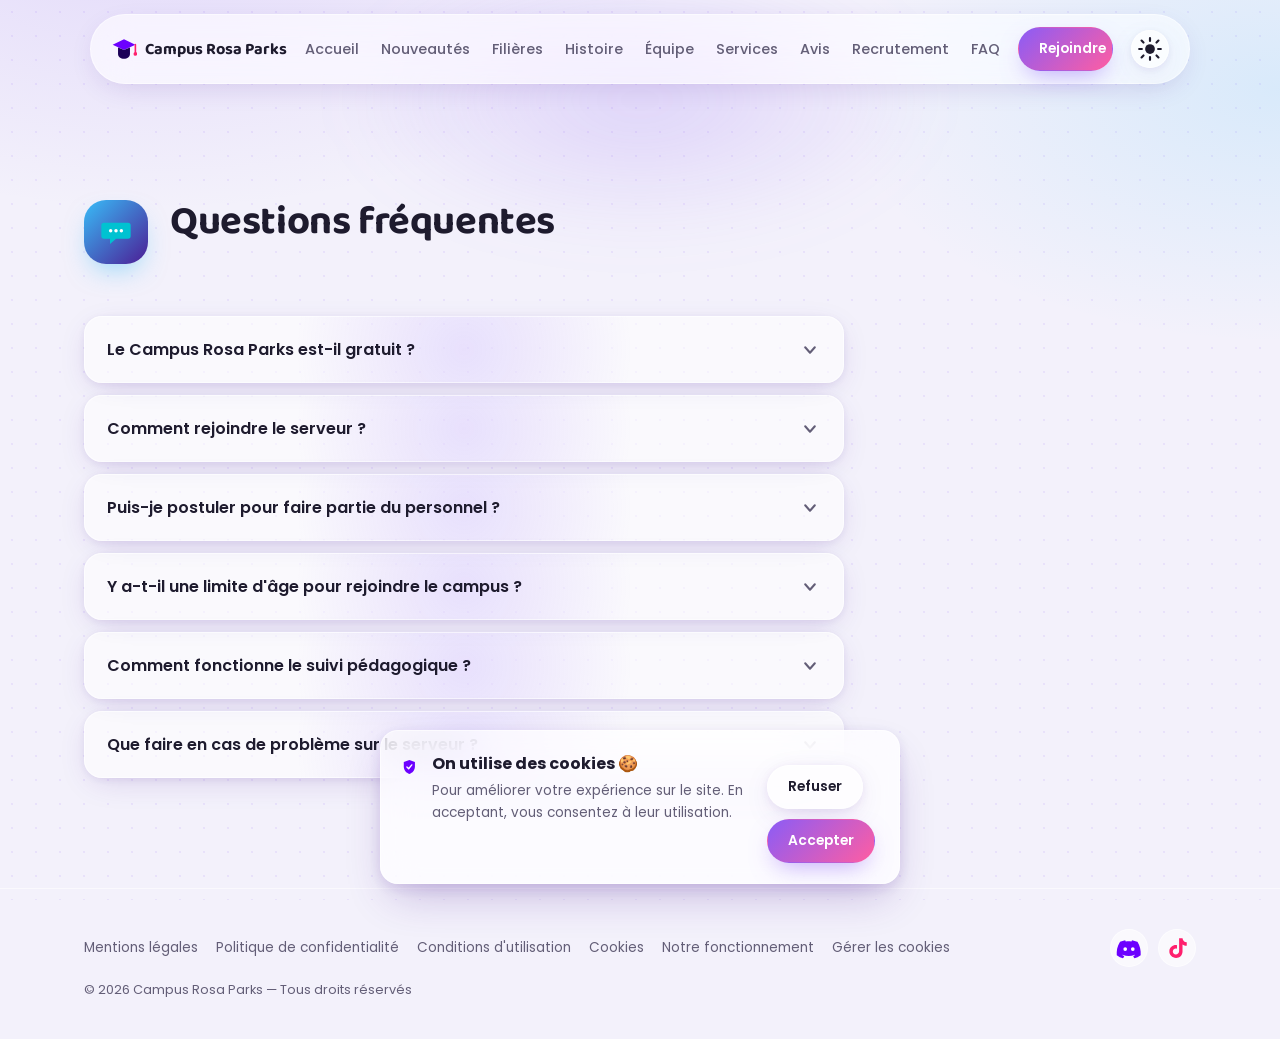
<file: faq.html>
<!DOCTYPE html>
<html lang="fr">
<head>
<meta charset="UTF-8">
<meta name="viewport" content="width=device-width, initial-scale=1, viewport-fit=cover">
<title>Questions fréquentes — Campus Rosa Parks</title>
<meta name="description" content="Les réponses aux questions les plus posées sur le Campus Rosa Parks.">
<link rel="preconnect" href="https://fonts.googleapis.com">
<link rel="preconnect" href="https://fonts.gstatic.com" crossorigin>
<link href="https://fonts.googleapis.com/css2?family=Baloo+2:wght@500;600;700;800&family=Poppins:wght@400;500;600;700&display=swap" rel="stylesheet">
<style>
/* =========================================================
   CAMPUS ROSA PARKS — DESIGN SYSTEM v2 (Glassmorphism)
   ========================================================= */

:root{
  /* Palette — dégradés doux */
  --sun:#FFC857;
  --tang:#FF8A5B;
  --pink:#FF5DA2;
  --purple:#8B5CF6;
  --deep:#4C1D95;
  --blue:#38BDF8;
  --green:#34D399;
  --ink:#1E1B2E;
  --paper:#F3F1FB;
  --paper-2:#FFFFFF;
  --muted:#635E77;
  --line:rgba(30,27,46,.12);
  --nav-bg:rgba(255,255,255,.6);
  --nav-border:rgba(255,255,255,.5);
  --dot:rgba(139,92,246,.10);

  /* Glass tokens */
  --glass-bg:rgba(255,255,255,.55);
  --glass-bg-2:rgba(255,255,255,.72);
  --glass-border:rgba(255,255,255,.6);
  --glass-shadow:0 8px 32px -8px rgba(76,29,149,.18), 0 2px 8px rgba(76,29,149,.08);
  --glass-shadow-hover:0 20px 44px -12px rgba(76,29,149,.30), 0 4px 14px rgba(76,29,149,.12);
  --blur:18px;

  /* Type */
  --font-display:'Baloo 2', system-ui, sans-serif;
  --font-body:'Poppins', system-ui, -apple-system, sans-serif;

  /* Radii & ombres */
  --r-sm:10px;
  --r-md:18px;
  --r-lg:26px;
  --r-pill:999px;
  --bw:1px;
  --shadow-sm:var(--glass-shadow);
  --shadow-md:var(--glass-shadow-hover);
  --shadow-lg:0 30px 60px -16px rgba(76,29,149,.35);

  --ease:cubic-bezier(.16,1,.3,1);
}

@media (prefers-color-scheme: dark){
  :root:not([data-theme="light"]){
    --paper:#0E0B1C;
    --paper-2:#171329;
    --ink:#F1EEFB;
    --muted:#A79FC9;
    --line:rgba(241,238,251,.10);
    --nav-bg:rgba(23,19,41,.55);
    --nav-border:rgba(255,255,255,.08);
    --dot:rgba(139,92,246,.16);
    --glass-bg:rgba(255,255,255,.05);
    --glass-bg-2:rgba(255,255,255,.08);
    --glass-border:rgba(255,255,255,.1);
    --glass-shadow:0 8px 32px -8px rgba(0,0,0,.5);
    --glass-shadow-hover:0 20px 50px -12px rgba(0,0,0,.6);
  }
}
:root[data-theme="dark"]{
  --paper:#0E0B1C;
  --paper-2:#171329;
  --ink:#F1EEFB;
  --muted:#A79FC9;
  --line:rgba(241,238,251,.10);
  --nav-bg:rgba(23,19,41,.55);
  --nav-border:rgba(255,255,255,.08);
  --dot:rgba(139,92,246,.16);
  --glass-bg:rgba(255,255,255,.05);
  --glass-bg-2:rgba(255,255,255,.08);
  --glass-border:rgba(255,255,255,.1);
  --glass-shadow:0 8px 32px -8px rgba(0,0,0,.5);
  --glass-shadow-hover:0 20px 50px -12px rgba(0,0,0,.6);
}

/* ---------- Reset ---------- */
*,*::before,*::after{box-sizing:border-box;}
html,body{margin:0; padding:0;}
html{scroll-behavior:smooth; scroll-padding-top:130px;}
body{
  background:
    radial-gradient(900px 500px at 12% -10%, rgba(139,92,246,.16), transparent 60%),
    radial-gradient(800px 460px at 100% 10%, rgba(56,189,248,.14), transparent 55%),
    radial-gradient(var(--dot) 1.4px, transparent 1.4px) 0 0/24px 24px,
    var(--paper);
  background-attachment:fixed;
  color:var(--ink);
  font-family:var(--font-body);
  padding-top:env(safe-area-inset-top,0px);
  padding-bottom:env(safe-area-inset-bottom,0px);
  overflow-x:hidden;
}
h1,h2,h3{font-family:var(--font-display); line-height:1.12; margin:0; letter-spacing:-.01em;}
p{margin:0; color:var(--muted); line-height:1.65;}
a{color:inherit; text-decoration:none;}
button{font-family:inherit; cursor:pointer;}
img{max-width:100%; display:block;}
.wrap{max-width:1160px; margin:0 auto; padding:0 24px;}
::selection{background:var(--purple); color:#fff;}

/* ---------- Icons ---------- */
.icon{width:22px; height:22px; display:inline-block; vertical-align:middle;}
.icon-xs{width:16px; height:16px;}
.icon-sm{width:26px; height:26px;}
.icon-md{width:32px; height:32px;}
.icon-lg{width:44px; height:44px;}

/* ---------- Glass base (mixin-like, reused via multiple selectors) ---------- */
.float-card,.value-card,.filiere-card,.bento-card,.member-card,.svc-card,.quick-card,
.review-card,.step,.news-card,.faq-item,.timeline-item b,.cookie-banner,.refused-box,
.back-to-top,.theme-toggle,.nav-inner,.legal-note,.status,.role-tag{
  backdrop-filter:blur(var(--blur)) saturate(160%);
  -webkit-backdrop-filter:blur(var(--blur)) saturate(160%);
}

/* ---------- Buttons ---------- */
.btn{
  display:inline-flex; align-items:center; gap:8px;
  padding:15px 28px; border-radius:var(--r-pill);
  font-weight:600; font-size:.96rem; border:1px solid transparent;
  transition:transform .35s var(--ease), box-shadow .35s var(--ease), background .35s var(--ease), filter .35s var(--ease);
  position:relative; overflow:hidden;
}
.btn-sm{padding:11px 20px; font-size:.86rem;}
.btn-primary{
  background:linear-gradient(135deg, var(--purple), var(--pink));
  color:#fff;
  box-shadow:0 10px 24px -8px rgba(139,92,246,.55);
}
.btn-primary:hover{transform:translateY(-3px); box-shadow:0 16px 34px -8px rgba(139,92,246,.65); filter:brightness(1.06);}
.btn-primary:active{transform:translateY(-1px) scale(.98);}
.btn-ghost{
  background:var(--glass-bg); color:var(--ink); border:1px solid var(--glass-border);
  box-shadow:var(--glass-shadow);
}
.btn-ghost:hover{transform:translateY(-3px); box-shadow:var(--glass-shadow-hover); background:var(--glass-bg-2);}
.btn-ghost:active{transform:translateY(-1px) scale(.98);}

/* ---------- Reveal-on-scroll ---------- */
.reveal{transition:opacity .8s var(--ease), transform .8s var(--ease);}

/* =========================================================
   NAVIGATION — capsule flottante en verre
   ========================================================= */
.nav-float{
  position:fixed; top:14px; left:0; right:0; z-index:200;
  padding-top:env(safe-area-inset-top,0px);
  display:flex; justify-content:center; padding-left:16px; padding-right:16px;
}
.nav-inner{
  width:100%; max-width:1100px;
  display:flex; align-items:center; justify-content:space-between; gap:18px;
  background:var(--nav-bg);
  border:1px solid var(--nav-border);
  border-radius:var(--r-pill);
  padding:12px 20px;
  box-shadow:0 8px 30px -10px rgba(76,29,149,.20);
  transition:box-shadow .3s var(--ease), background .3s var(--ease), transform .3s var(--ease);
}
.nav-float.scrolled .nav-inner{box-shadow:0 14px 40px -10px rgba(76,29,149,.30); transform:translateY(2px);}
.brand{display:flex; align-items:center; gap:8px; font-family:var(--font-display); font-weight:700; font-size:1.02rem; white-space:nowrap;}
.nav-links{display:flex; gap:22px;}
.nav-links a{font-size:.9rem; font-weight:500; color:var(--muted); transition:color .25s;}
.nav-links a:hover{color:var(--purple);}
.nav-cta{white-space:nowrap;}
.nav-burger{display:none; background:none; border:none; color:var(--ink); padding:6px;}
.theme-toggle{
  display:flex; align-items:center; justify-content:center; flex-shrink:0;
  width:38px; height:38px; border-radius:50%; border:1px solid var(--glass-border);
  background:var(--glass-bg); color:var(--ink); padding:0; box-shadow:var(--glass-shadow);
  transition:transform .35s var(--ease), box-shadow .35s var(--ease), background .3s ease;
}
.theme-toggle:hover{transform:translateY(-2px) rotate(-12deg); background:var(--glass-bg-2);}
.theme-toggle .icon-moon{display:none;}
:root[data-theme="dark"] .theme-toggle .icon-sun{display:none;}
:root[data-theme="dark"] .theme-toggle .icon-moon{display:block;}

@media (max-width:900px){
  .nav-links{
    position:fixed; top:96px; left:16px; right:16px;
    background:var(--glass-bg-2); border:1px solid var(--glass-border); border-radius:var(--r-md); box-shadow:var(--glass-shadow-hover);
    flex-direction:column; padding:18px; gap:14px; backdrop-filter:blur(24px) saturate(160%);
    transform:translateY(-14px) scale(.97); opacity:0; pointer-events:none; transition:.35s var(--ease);
  }
  .nav-links.open{transform:translateY(0) scale(1); opacity:1; pointer-events:auto;}
  .nav-cta{display:none;}
  .nav-burger{display:block;}
}

/* =========================================================
   HERO
   ========================================================= */
.hero{
  position:relative; padding:200px 24px 200px; overflow:hidden;
  text-align:center; isolation:isolate;
}
.blob{
  position:absolute; border-radius:50%; filter:blur(60px); opacity:.55; z-index:-1;
  animation:blob-float 14s var(--ease) infinite alternate;
}
.blob-a{width:360px; height:360px; top:-120px; right:-80px; background:radial-gradient(circle at 30% 30%, var(--purple), transparent 70%); animation-delay:0s;}
.blob-b{width:320px; height:320px; bottom:-140px; left:-100px; background:radial-gradient(circle at 30% 30%, var(--blue), transparent 70%); animation-delay:-4s;}
.blob-c{width:260px; height:260px; top:40%; left:50%; background:radial-gradient(circle at 30% 30%, var(--pink), transparent 70%); animation-delay:-8s; opacity:.4;}
@keyframes blob-float{
  0%{transform:translate(0,0) scale(1);}
  100%{transform:translate(30px,-24px) scale(1.12);}
}
.hero::before,.hero::after{content:none;}
.hero-content{max-width:720px; margin:0 auto;}
.badge{
  display:inline-block; background:var(--glass-bg); color:var(--ink); border:1px solid var(--glass-border);
  padding:9px 20px; border-radius:var(--r-pill); font-size:.85rem; font-weight:600;
  margin-bottom:24px; box-shadow:var(--glass-shadow);
  animation:fade-down .8s var(--ease) both;
}
@keyframes fade-down{from{opacity:0; transform:translateY(-10px);} to{opacity:1; transform:translateY(0);}}
.hero h1{font-size:clamp(2.4rem,6vw,4.2rem); font-weight:700; letter-spacing:-.02em;}
.text-gradient{
  background:linear-gradient(120deg, var(--purple), var(--pink), var(--blue), var(--purple));
  background-size:300% auto;
  -webkit-background-clip:text; background-clip:text; color:transparent;
  animation:gradient-shift 6s ease infinite;
}
@keyframes gradient-shift{
  0%{background-position:0% 50%;} 50%{background-position:100% 50%;} 100%{background-position:0% 50%;}
}
.hero .lede{max-width:52ch; margin:22px auto 0; font-size:1.1rem;}
.hero-actions{display:flex; gap:14px; justify-content:center; margin-top:34px; flex-wrap:wrap;}

.hero-cards{
  position:relative; max-width:900px; margin:74px auto 0;
  display:flex; justify-content:center; gap:22px; flex-wrap:wrap;
}
.float-card{
  background:var(--glass-bg); border:1px solid var(--glass-border); border-radius:var(--r-md); box-shadow:var(--glass-shadow);
  padding:18px 26px; display:flex; align-items:center; gap:14px; text-align:left;
  animation:float-card 6s ease-in-out infinite;
  transition:box-shadow .35s var(--ease), transform .35s var(--ease);
}
.float-card:hover{box-shadow:var(--glass-shadow-hover);}
.float-card div{display:flex; flex-direction:column;}
.float-card b{font-family:var(--font-display); font-size:1.5rem;}
.float-card span{font-size:.8rem; color:var(--muted);}
.fc-1{animation-delay:0s;}
.fc-2{transform:translateY(18px); animation-delay:-2s;}
.fc-3{animation-delay:-4s;}
@keyframes float-card{
  0%,100%{transform:translateY(0);}
  50%{transform:translateY(-14px);}
}

/* =========================================================
   SECTIONS
   ========================================================= */
.section{padding:110px 0; position:relative;}
.section.alt{background:transparent;}
.section.first{padding-top:200px;}
.section.first::before{
  content:""; position:absolute; top:-40px; left:50%; width:600px; height:280px; transform:translateX(-50%);
  background:radial-gradient(ellipse at center, rgba(139,92,246,.20), transparent 70%);
  filter:blur(30px); z-index:-1; pointer-events:none;
}
.legal-hero::before{
  content:""; position:absolute; top:-20px; left:50%; width:520px; height:240px; transform:translateX(-50%);
  background:radial-gradient(ellipse at center, rgba(56,189,248,.18), transparent 70%);
  filter:blur(30px); z-index:-1; pointer-events:none;
}
.section-head{display:flex; align-items:flex-start; gap:22px; margin-bottom:52px; max-width:760px;}
.section-head h2{font-size:clamp(1.8rem,3.6vw,2.5rem); font-weight:700; margin-bottom:10px;}
.icon-badge{
  width:64px; height:64px; border-radius:22px; flex-shrink:0;
  display:flex; align-items:center; justify-content:center; box-shadow:var(--glass-shadow);
  transition:transform .4s var(--ease);
}
.icon-badge .icon{width:32px; height:32px;}
.grad-purple{background:linear-gradient(135deg,#8B5CF6,#4C1D95); color:#fff; box-shadow:0 12px 26px -8px rgba(139,92,246,.55);}
.grad-blue{background:linear-gradient(135deg,#38BDF8,#4C1D95); color:#fff; box-shadow:0 12px 26px -8px rgba(56,189,248,.5);}
.grad-pink{background:linear-gradient(135deg,#FF5DA2,#FF8A5B); color:#fff; box-shadow:0 12px 26px -8px rgba(255,93,162,.5);}
.grad-green{background:linear-gradient(135deg,#34D399,#38BDF8); color:#fff; box-shadow:0 12px 26px -8px rgba(52,211,153,.5);}
.grad-orange{background:linear-gradient(135deg,#FFC857,#FF8A5B); color:#fff; box-shadow:0 12px 26px -8px rgba(255,200,87,.5);}
.grad-muted{background:var(--glass-bg); color:var(--muted); border:1px solid var(--glass-border); box-shadow:none;}

/* ---- Texte long & valeurs ---- */
.text-block{max-width:74ch; display:flex; flex-direction:column; gap:16px; margin-bottom:36px;}
.text-block p{font-size:1rem;}
.sub-title{font-size:1.3rem; font-weight:700; margin:44px 0 20px;}
.values-grid{display:grid; grid-template-columns:repeat(4,1fr); gap:18px;}
.value-card{
  background:var(--glass-bg); border:1px solid var(--glass-border); border-radius:var(--r-md);
  padding:22px; display:flex; flex-direction:column; gap:8px; align-items:flex-start;
  box-shadow:var(--glass-shadow);
  transition:transform .4s var(--ease), box-shadow .4s var(--ease), background .4s var(--ease);
}
.value-card:hover{transform:translateY(-6px); box-shadow:var(--glass-shadow-hover); background:var(--glass-bg-2);}
.value-card b{font-size:1rem;}
.value-card p{font-size:.86rem;}

/* ---- Filières ---- */
.filiere-grid{display:grid; grid-template-columns:repeat(2,1fr); gap:20px;}
.filiere-card{
  background:var(--glass-bg); border:1px solid var(--glass-border); border-radius:var(--r-lg);
  padding:26px 28px; display:flex; flex-direction:column; gap:14px; box-shadow:var(--glass-shadow);
  transition:transform .4s var(--ease), box-shadow .4s var(--ease), background .4s var(--ease);
}
.filiere-card:hover{transform:translateY(-6px); box-shadow:var(--glass-shadow-hover); background:var(--glass-bg-2);}
.filiere-card-head{display:flex; align-items:center; gap:12px;}
.filiere-card-head .icon-badge{width:44px; height:44px; border-radius:16px;}
.filiere-card-head .icon-badge .icon{width:22px; height:22px;}
.filiere-card-head b{font-family:var(--font-display); font-size:1.08rem;}
.filiere-list{list-style:none; margin:0; padding:0; display:flex; flex-direction:column; gap:8px;}
.filiere-list li{
  font-size:.92rem; color:var(--ink); display:flex; align-items:center; gap:10px;
  padding:9px 12px; border-radius:var(--r-sm); background:rgba(255,255,255,.35); border:1px solid var(--glass-border);
}
:root[data-theme="dark"] .filiere-list li{background:rgba(255,255,255,.04);}
.filiere-list li .icon{width:8px; height:8px; border-radius:50%; background:var(--purple); flex-shrink:0;}

/* ---- Frise chronologique ---- */
.timeline{position:relative; display:flex; flex-direction:column; gap:34px; padding-left:30px; border-left:2px solid transparent;
  border-image:linear-gradient(var(--purple),var(--blue)) 1;}
.timeline-item{position:relative;}
.timeline-dot{
  position:absolute; left:-38px; top:0; width:16px; height:16px; border-radius:50%;
  background:linear-gradient(135deg,var(--purple),var(--pink)); box-shadow:0 0 0 4px var(--glass-bg), 0 0 14px rgba(139,92,246,.6);
}
.timeline-item b{display:block; font-size:1.02rem; margin-bottom:4px; backdrop-filter:none;}
.timeline-item p{font-size:.92rem; max-width:60ch;}

/* ---- Bento (Qui sommes-nous) ---- */
.bento{display:grid; grid-template-columns:repeat(3,1fr); gap:20px;}
.bento-card{
  background:var(--glass-bg); border:1px solid var(--glass-border); border-radius:var(--r-lg);
  padding:30px; text-align:center; display:flex; flex-direction:column; align-items:center; gap:8px;
  box-shadow:var(--glass-shadow); transition:transform .4s var(--ease), box-shadow .4s var(--ease);
}
.bento-card:hover{transform:translateY(-8px); box-shadow:var(--glass-shadow-hover);}
.bento-card .icon-lg{margin-bottom:6px;}
.bento-card b{font-family:var(--font-display); font-size:2.2rem;}
.bento-card span{color:var(--muted); font-size:.92rem;}

/* ---- Équipe ---- */
.team-group{margin-bottom:44px;}
.team-group h3{
  display:flex; align-items:center; gap:8px; font-size:1rem; font-weight:600;
  color:var(--purple); margin-bottom:18px;
}
.team-grid{display:grid; grid-template-columns:repeat(3,1fr); gap:18px;}
.member-card{
  background:var(--glass-bg); border:1px solid var(--glass-border); border-radius:var(--r-md);
  padding:24px; display:flex; flex-direction:column; gap:6px; align-items:flex-start; box-shadow:var(--glass-shadow);
  transition:transform .4s var(--ease), box-shadow .4s var(--ease);
}
.member-card:hover{transform:translateY(-6px); box-shadow:var(--glass-shadow-hover);}
.member-card.wide{grid-column:span 2;}
.member-card.empty{opacity:.6;}
.avatar{
  width:46px; height:46px; border-radius:16px; color:#fff; font-weight:700; font-size:.85rem;
  display:flex; align-items:center; justify-content:center; margin-bottom:6px;
}
.avatar.sm{width:34px; height:34px; margin:0;}
.member-card b{font-size:1rem;}
.role-tag{
  font-size:.76rem; color:var(--muted); background:rgba(255,255,255,.4); border:1px solid var(--glass-border);
  padding:4px 12px; border-radius:var(--r-pill);
}
:root[data-theme="dark"] .role-tag{background:rgba(255,255,255,.05);}
.member-card a{font-size:.86rem; color:var(--blue);}
.member-card a:hover{color:var(--pink);}
.member-card .na{font-size:.86rem; color:var(--muted);}

/* ---- Services ---- */
.svc-grid{display:grid; grid-template-columns:repeat(3,1fr); gap:20px;}
.svc-card{
  background:var(--glass-bg); border:1px solid var(--glass-border); border-radius:var(--r-lg);
  padding:30px; display:flex; flex-direction:column; gap:10px; align-items:flex-start; box-shadow:var(--glass-shadow);
  transition:transform .4s var(--ease), box-shadow .4s var(--ease), border-color .4s var(--ease);
}
.svc-card:hover{transform:translateY(-8px); box-shadow:var(--glass-shadow-hover); border-color:var(--purple);}
.svc-card b{font-family:var(--font-display); font-size:1.2rem;}
.svc-card p{font-size:.9rem;}
.svc-card.soon{opacity:.6;}
.status{font-size:.76rem; font-weight:700; padding:5px 14px; border-radius:var(--r-pill); border:1px solid var(--glass-border);}
.status.ok{background:linear-gradient(135deg,var(--green),var(--blue)); color:#fff; border:none;}
.status.wait{background:var(--glass-bg); color:var(--muted);}

/* ---- Avis / carrousel ---- */
.carousel{max-width:640px; margin:0 auto;}
.carousel-track{display:flex; transition:transform .6s var(--ease);}
.carousel-slide{min-width:100%; padding:4px;}
.review-card{
  background:var(--glass-bg); border:1px solid var(--glass-border); border-radius:var(--r-lg);
  padding:36px; text-align:center; box-shadow:var(--glass-shadow);
}
.review-card.invite{display:flex; flex-direction:column; align-items:center; gap:14px;}
.stars{display:flex; gap:4px; justify-content:center; color:var(--sun); margin-bottom:14px;}
.review-card p{font-family:var(--font-display); font-size:1.15rem; color:var(--ink); margin-bottom:18px;}
.who{display:flex; align-items:center; justify-content:center; gap:10px;}
.who b{font-size:.92rem;}
.carousel-controls{display:flex; align-items:center; justify-content:center; gap:18px; margin-top:24px;}
.carousel-controls button{
  width:42px; height:42px; border-radius:50%; border:1px solid var(--glass-border);
  background:var(--glass-bg); display:flex; align-items:center; justify-content:center;
  transition:background .3s ease, color .3s ease, transform .3s var(--ease);
}
.carousel-controls button:hover{background:linear-gradient(135deg,var(--purple),var(--pink)); color:#fff; transform:translateY(-2px);}
.carousel-dots{display:flex; gap:8px;}
.carousel-dots span{width:8px; height:8px; border-radius:50%; background:var(--line); transition:background .3s ease, transform .3s ease;}
.carousel-dots span.active{background:linear-gradient(135deg,var(--purple),var(--pink)); transform:scale(1.3);}

/* ---- Recrutement ---- */
.steps{display:grid; grid-template-columns:repeat(3,1fr); gap:20px; margin-bottom:40px;}
.step{
  position:relative; background:var(--glass-bg); border:1px solid var(--glass-border); border-radius:var(--r-lg);
  padding:32px 26px; display:flex; flex-direction:column; gap:8px; align-items:flex-start; box-shadow:var(--glass-shadow);
  transition:transform .4s var(--ease), box-shadow .4s var(--ease);
}
.step:hover{transform:translateY(-6px); box-shadow:var(--glass-shadow-hover);}
.step-n{
  position:absolute; top:-14px; right:20px; width:32px; height:32px; border-radius:50%;
  background:linear-gradient(135deg,var(--pink),var(--purple)); color:#fff;
  display:flex; align-items:center; justify-content:center; font-weight:700; font-size:.85rem;
  box-shadow:0 6px 16px -4px rgba(139,92,246,.6);
}
.step b{font-size:1.05rem; margin-top:6px;}
.step p{font-size:.9rem;}
.cta-banner{
  background:linear-gradient(135deg,var(--deep),var(--purple),var(--pink)); background-size:200% auto;
  color:#fff; border-radius:var(--r-lg); padding:36px 40px;
  display:flex; align-items:center; justify-content:space-between; gap:24px; flex-wrap:wrap;
  box-shadow:0 20px 44px -14px rgba(76,29,149,.5); animation:gradient-shift 8s ease infinite;
}
.cta-banner b{font-family:var(--font-display); font-size:1.2rem; display:block; margin-bottom:6px;}
.cta-banner p{color:rgba(255,255,255,.78);}

/* ---- FAQ ---- */
.faq-list{max-width:760px; display:flex; flex-direction:column; gap:12px;}
.faq-item{
  border-bottom:none; background:var(--glass-bg); border:1px solid var(--glass-border);
  border-radius:var(--r-md); box-shadow:var(--glass-shadow); overflow:hidden;
  transition:box-shadow .3s var(--ease);
}
.faq-item.open{box-shadow:var(--glass-shadow-hover);}
.faq-q{
  width:100%; background:none; border:none; text-align:left; padding:20px 22px;
  display:flex; justify-content:space-between; align-items:center; font-weight:600; font-size:1rem; color:var(--ink);
}
.faq-q .icon{transition:transform .35s var(--ease); color:var(--muted);}
.faq-item.open .faq-q .icon{transform:rotate(180deg); color:var(--purple);}
.faq-a{max-height:0; overflow:hidden; transition:max-height .4s var(--ease);}
.faq-a p{padding:0 22px 20px;}

/* =========================================================
   FOOTER
   ========================================================= */
footer{border-top:1px solid var(--glass-border); padding:40px 0; position:relative;}
.footer-inner{display:flex; flex-direction:row; align-items:center; justify-content:space-between; flex-wrap:wrap; gap:14px;}
.footer-inner .footer-base{order:3; width:100%;}
.footer-links{display:flex; gap:18px; flex-wrap:wrap; align-items:center;}
.footer-links a, .link-btn{font-size:.85rem; color:var(--muted); background:none; border:none; padding:0; transition:color .25s;}
.footer-links a:hover, .link-btn:hover{color:var(--pink);}
.footer-base{font-size:.8rem; color:var(--muted);}
.footer-social{display:flex; gap:10px;}
.footer-social a{
  width:38px; height:38px; border-radius:50%; border:1px solid var(--glass-border);
  background:var(--glass-bg); display:flex; align-items:center; justify-content:center;
  color:var(--muted); transition:transform .35s var(--ease), color .3s ease, background .3s ease;
}
.footer-social a:hover{transform:translateY(-4px); color:#fff; background:linear-gradient(135deg,var(--purple),var(--pink));}
@media (max-width:640px){.footer-inner{flex-direction:column; align-items:flex-start;}}

/* =========================================================
   COOKIES
   ========================================================= */
.cookie-banner{
  position:fixed; left:16px; right:16px; bottom:calc(16px + env(safe-area-inset-bottom,0px));
  max-width:520px; margin:0 auto; z-index:300;
  background:var(--glass-bg-2); border:1px solid var(--glass-border); border-radius:var(--r-md);
  box-shadow:var(--glass-shadow-hover); padding:20px; display:flex; gap:14px; align-items:flex-start;
  animation:fade-up .5s var(--ease) both;
}
@keyframes fade-up{from{opacity:0; transform:translateY(20px);} to{opacity:1; transform:translateY(0);}}
.cookie-text b{display:block; margin-bottom:4px;}
.cookie-text p{font-size:.85rem;}
.cookie-actions{display:flex; gap:10px; margin-top:14px; flex-wrap:wrap;}
@media (max-width:520px){.cookie-banner{flex-direction:column;}}

.refused-overlay{
  display:none; position:fixed; inset:0; z-index:400; background:rgba(10,7,20,.55);
  align-items:center; justify-content:center; padding:24px; backdrop-filter:blur(10px);
}
.refused-box{
  background:var(--glass-bg-2); border:1px solid var(--glass-border); border-radius:var(--r-lg); padding:40px;
  max-width:380px; text-align:center; box-shadow:var(--glass-shadow-hover);
  animation:fade-up .4s var(--ease) both;
}
.refused-box h3{margin:14px 0 8px; font-size:1.3rem;}
.refused-box p{margin-bottom:20px; font-size:.92rem;}

/* =========================================================
   BACK TO TOP
   ========================================================= */
.back-to-top{
  position:fixed; right:20px; bottom:calc(20px + env(safe-area-inset-bottom,0px));
  width:48px; height:48px; border-radius:50%; border:1px solid var(--glass-border); z-index:150;
  background:linear-gradient(135deg,var(--purple),var(--pink)); color:#fff;
  display:flex; align-items:center; justify-content:center;
  box-shadow:0 10px 26px -8px rgba(139,92,246,.6); cursor:pointer;
  opacity:0; transform:translateY(12px) scale(.9); pointer-events:none;
  transition:opacity .3s var(--ease), transform .3s var(--ease);
}
.back-to-top.visible{opacity:1; transform:translateY(0) scale(1); pointer-events:auto;}
.back-to-top:hover{transform:translateY(-4px) scale(1.05);}
.back-to-top .icon{transform:rotate(-90deg);}

/* ---- Ajouts : pages dediees ---- */
.section-head .icon-badge, .quick-card .icon-badge{transition:transform .4s var(--ease);}
.filiere-card:hover .icon-badge, .svc-card:hover .icon-badge, .bento-card:hover .icon-lg,
.member-card:hover .avatar, .quick-card:hover .icon-badge{transform:rotate(-8deg) scale(1.1);}

main{animation:page-in .7s var(--ease) both;}
@keyframes page-in{from{opacity:0; transform:translateY(14px);} to{opacity:1; transform:translateY(0);}}

.nav-links a{position:relative;}
.nav-links a::after{
  content:""; position:absolute; left:0; right:100%; bottom:-4px; height:2px; border-radius:2px;
  background:linear-gradient(90deg,var(--purple),var(--pink)); transition:right .3s var(--ease);
}
.nav-links a:hover::after{right:0;}

.section.first{padding-top:200px;}
.back-home{display:inline-flex; align-items:center; gap:8px; margin-bottom:8px; color:var(--purple); font-weight:600; font-size:.9rem; transition:gap .3s var(--ease);}
.back-home:hover{gap:12px;}
.back-home .icon{transform:rotate(180deg); width:16px; height:16px;}

.quick-links{display:grid; grid-template-columns:repeat(3,1fr); gap:20px;}
.quick-card{
  background:var(--glass-bg); border:1px solid var(--glass-border); border-radius:var(--r-lg);
  padding:26px; display:flex; flex-direction:column; gap:10px; align-items:flex-start; box-shadow:var(--glass-shadow);
  transition:transform .4s var(--ease), box-shadow .4s var(--ease), border-color .4s var(--ease);
}
.quick-card:hover{transform:translateY(-8px); box-shadow:var(--glass-shadow-hover); border-color:var(--purple);}
.quick-card b{font-family:var(--font-display); font-size:1.1rem;}
.quick-card p{font-size:.88rem;}
.quick-card .go{font-size:.86rem; font-weight:600; color:var(--purple); display:inline-flex; align-items:center; gap:6px; transition:gap .3s var(--ease);}
.quick-card:hover .go{gap:10px;}
@media (max-width:900px){.quick-links{grid-template-columns:1fr 1fr;}}
@media (max-width:640px){.quick-links{grid-template-columns:1fr;}}

/* =========================================================
   Bandeau d'annonces défilant
   ========================================================= */
.ticker{
  position:fixed; top:0; left:0; right:0; z-index:199;
  background:var(--glass-bg-2); color:var(--ink); overflow:hidden; white-space:nowrap;
  border-bottom:1px solid var(--glass-border); backdrop-filter:blur(16px) saturate(160%);
}
.ticker-track{
  display:inline-flex; align-items:center; gap:48px; padding:8px 0;
  animation:ticker-scroll 26s linear infinite;
}
.ticker-track span{display:inline-flex; align-items:center; gap:10px; font-size:.82rem; font-weight:600; letter-spacing:.01em;}
.ticker-track span b{background:linear-gradient(90deg,var(--purple),var(--pink)); -webkit-background-clip:text; background-clip:text; color:transparent;}
@keyframes ticker-scroll{
  0%{transform:translateX(0);}
  100%{transform:translateX(-50%);}
}

.new-flag{
  display:inline-flex; align-items:center; gap:6px; background:linear-gradient(135deg,var(--pink),var(--purple)); color:#fff;
  border:none; border-radius:var(--r-pill); padding:4px 12px;
  font-size:.72rem; font-weight:700; text-transform:uppercase; letter-spacing:.04em;
}
.news-grid{display:grid; grid-template-columns:repeat(4,1fr); gap:18px;}
.news-card{
  position:relative; background:var(--glass-bg); border:1px solid var(--glass-border); border-radius:var(--r-lg);
  padding:26px 22px; display:flex; flex-direction:column; gap:10px; align-items:flex-start;
  box-shadow:var(--glass-shadow); transition:transform .4s var(--ease), box-shadow .4s var(--ease);
}
.news-card:hover{transform:translateY(-6px); box-shadow:var(--glass-shadow-hover);}
.news-card .new-flag{position:absolute; top:-12px; right:16px;}
.news-card b{font-family:var(--font-display); font-size:1.05rem;}
.news-card p{font-size:.86rem;}
.news-year{
  display:inline-flex; align-items:center; justify-content:center; width:40px; height:40px;
  border-radius:14px; background:linear-gradient(135deg,var(--green),var(--blue));
  font-family:var(--font-display); font-weight:700; font-size:.85rem; color:#fff;
}
@media (max-width:900px){.news-grid{grid-template-columns:1fr 1fr;}}
@media (max-width:640px){.news-grid{grid-template-columns:1fr;}}

/* =========================================================
   RESPONSIVE
   ========================================================= */
@media (max-width:900px){
  .bento, .svc-grid, .steps, .team-grid{grid-template-columns:1fr 1fr;}
  .values-grid, .filiere-grid{grid-template-columns:1fr 1fr;}
  .member-card.wide{grid-column:span 2;}
}
@media (max-width:640px){
  .hero{padding:170px 20px 200px;}
  .bento, .svc-grid, .steps, .team-grid{grid-template-columns:1fr;}
  .values-grid, .filiere-grid{grid-template-columns:1fr;}
  .member-card.wide{grid-column:span 1;}
  .section-head{flex-direction:column;}
  .cta-banner{flex-direction:column; align-items:flex-start;}
}

/* Respect des préférences de mouvement réduit */
@media (prefers-reduced-motion: reduce){
  *{animation-duration:.01ms !important; animation-iteration-count:1 !important; transition-duration:.01ms !important;}
}

</style>
</head>
<body>

<svg style="display:none" aria-hidden="true">
  <symbol id="i-cap" viewBox="0 0 48 48">
    <path d="M24 6 L45 16 L24 26 L3 16 Z" fill="#6C00FF"/>
    <path d="M24 26 L13 21 L13 33 C13 38 18 42 24 42 C30 42 35 38 35 33 L35 21 Z" fill="#1B0057"/>
    <line x1="45" y1="16" x2="45" y2="30" stroke="#FF1F6D" stroke-width="3" stroke-linecap="round"/>
    <circle cx="45" cy="33" r="3.4" fill="#FF1F6D"/>
  </symbol>
  <symbol id="i-chat" viewBox="0 0 48 48">
    <path d="M6 10h36a4 4 0 0 1 4 4v16a4 4 0 0 1-4 4H24l-9 8v-8H6a4 4 0 0 1-4-4V14a4 4 0 0 1 4-4Z" fill="#00C2D1"/>
    <circle cx="16" cy="22" r="2.6" fill="#fff"/><circle cx="24" cy="22" r="2.6" fill="#fff"/><circle cx="32" cy="22" r="2.6" fill="#fff"/>
  </symbol>
  <symbol id="i-calendar" viewBox="0 0 48 48">
    <rect x="6" y="10" width="36" height="32" rx="6" fill="#FFD400"/>
    <rect x="6" y="10" width="36" height="10" rx="6" fill="#FF6B00"/>
    <rect x="13" y="26" width="6" height="6" rx="1.5" fill="#fff"/>
    <rect x="21" y="26" width="6" height="6" rx="1.5" fill="#fff"/>
    <rect x="29" y="26" width="6" height="6" rx="1.5" fill="#fff"/>
  </symbol>
  <symbol id="i-chart" viewBox="0 0 48 48">
    <rect x="4" y="4" width="40" height="40" rx="10" fill="#00E6A0"/>
    <rect x="12" y="26" width="6" height="12" rx="2" fill="#fff"/>
    <rect x="21" y="18" width="6" height="20" rx="2" fill="#fff"/>
    <rect x="30" y="10" width="6" height="28" rx="2" fill="#fff"/>
  </symbol>
  <symbol id="i-trophy" viewBox="0 0 48 48">
    <path d="M14 8h20v12a10 10 0 0 1-20 0Z" fill="#FFD400"/>
    <path d="M14 10H6a8 8 0 0 0 8 12" fill="none" stroke="#FF6B00" stroke-width="3"/>
    <path d="M34 10h8a8 8 0 0 1-8 12" fill="none" stroke="#FF6B00" stroke-width="3"/>
    <rect x="20" y="30" width="8" height="6" fill="#FF6B00"/>
    <rect x="14" y="36" width="20" height="6" rx="2" fill="#FF6B00"/>
  </symbol>
  <symbol id="i-bell" viewBox="0 0 48 48">
    <path d="M24 6a4 4 0 0 1 4 4v2c6 2 9 7 9 14v6l4 5H7l4-5v-6c0-7 3-12 9-14v-2a4 4 0 0 1 4-4Z" fill="#FF1F6D"/>
    <path d="M18 37a6 6 0 0 0 12 0Z" fill="#1B0057"/>
  </symbol>
  <symbol id="i-gear" viewBox="0 0 48 48">
    <circle cx="24" cy="24" r="9" fill="#00C2D1"/>
    <path d="M24 4v6M24 38v6M4 24h6M38 24h6M9 9l4.2 4.2M34.8 34.8L39 39M39 9l-4.2 4.2M13.2 34.8L9 39" stroke="#6C00FF" stroke-width="4" stroke-linecap="round"/>
  </symbol>
  <symbol id="i-heart" viewBox="0 0 48 48">
    <path d="M24 42S6 30 6 17a10 10 0 0 1 18-6 10 10 0 0 1 18 6c0 13-18 25-18 25Z" fill="#FF1F6D"/>
  </symbol>
  <symbol id="i-star" viewBox="0 0 48 48">
    <path d="M24 4l5.8 12.3L43 18l-9.5 9.1L35.8 43 24 35.8 12.2 43l2.3-15.9L5 18l13.2-1.7Z" fill="#FFD400"/>
  </symbol>
  <symbol id="i-rocket" viewBox="0 0 48 48">
    <path d="M24 4c8 4 12 12 12 22l-6 6h-12l-6-6c0-10 4-18 12-22Z" fill="#00C2D1"/>
    <circle cx="24" cy="18" r="4" fill="#fff"/>
    <path d="M14 32l-6 10 10-6ZM34 32l6 10-10-6Z" fill="#FF6B00"/>
  </symbol>
  <symbol id="i-book" viewBox="0 0 48 48">
    <path d="M6 8h16a6 6 0 0 1 6 6v26a6 6 0 0 0-6-4H6Z" fill="#00E6A0"/>
    <path d="M42 8H26a6 6 0 0 0-6 6v26a6 6 0 0 1 6-4h16Z" fill="#00C2D1"/>
  </symbol>
  <symbol id="i-mega" viewBox="0 0 48 48">
    <path d="M6 20v8l10 3V17Z" fill="#FF6B00"/>
    <path d="M16 16l22-8v32l-22-8Z" fill="#FF1F6D"/>
    <path d="M14 31l3 10h6l-3-9Z" fill="#1B0057"/>
  </symbol>
  <symbol id="i-shield" viewBox="0 0 48 48">
    <path d="M24 4l16 6v12c0 12-7 19-16 22C15 41 8 34 8 22V10Z" fill="#6C00FF"/>
    <path d="M17 24l5 5 9-11" fill="none" stroke="#fff" stroke-width="4" stroke-linecap="round" stroke-linejoin="round"/>
  </symbol>
  <symbol id="i-people" viewBox="0 0 48 48">
    <circle cx="17" cy="16" r="8" fill="#00C2D1"/>
    <circle cx="33" cy="20" r="6.5" fill="#FF1F6D"/>
    <path d="M4 42c0-10 26-10 26 0Z" fill="#00C2D1"/>
    <path d="M26 42c0-8 20-8 20 0Z" fill="#FF1F6D"/>
  </symbol>
  <symbol id="i-mail" viewBox="0 0 48 48">
    <rect x="4" y="10" width="40" height="28" rx="5" fill="#FFD400"/>
    <path d="M6 12l18 15L42 12" fill="none" stroke="#fff" stroke-width="3.5" stroke-linecap="round" stroke-linejoin="round"/>
  </symbol>
  <symbol id="i-menu" viewBox="0 0 32 32"><path d="M5 9h22M5 16h22M5 23h22" stroke="currentColor" stroke-width="3" stroke-linecap="round"/></symbol>
  <symbol id="i-close" viewBox="0 0 32 32"><path d="M8 8l16 16M24 8L8 24" stroke="currentColor" stroke-width="3" stroke-linecap="round"/></symbol>
  <symbol id="i-arrow" viewBox="0 0 32 32"><path d="M12 8l8 8-8 8" fill="none" stroke="currentColor" stroke-width="3.5" stroke-linecap="round" stroke-linejoin="round"/></symbol>
  <symbol id="i-chevron" viewBox="0 0 32 32"><path d="M9 12l7 8 7-8" fill="none" stroke="currentColor" stroke-width="3" stroke-linecap="round" stroke-linejoin="round"/></symbol>
  <symbol id="i-lock" viewBox="0 0 48 48">
    <rect x="10" y="22" width="28" height="20" rx="5" fill="#1B0057"/>
    <path d="M16 22v-6a8 8 0 0 1 16 0v6" fill="none" stroke="#1B0057" stroke-width="5"/>
    <circle cx="24" cy="32" r="3.4" fill="#fff"/>
  </symbol>
  <symbol id="i-sun" viewBox="0 0 24 24">
    <circle cx="12" cy="12" r="4.5" fill="currentColor"/>
    <g stroke="currentColor" stroke-width="2" stroke-linecap="round">
      <path d="M12 2v2.5M12 19.5V22M4.2 4.2l1.8 1.8M18 18l1.8 1.8M2 12h2.5M19.5 12H22M4.2 19.8l1.8-1.8M18 6l1.8-1.8"/>
    </g>
  </symbol>
  <symbol id="i-moon" viewBox="0 0 24 24">
    <path d="M20 14.5A8.5 8.5 0 1 1 9.5 4a7 7 0 0 0 10.5 10.5Z" fill="currentColor"/>
  </symbol>
  <symbol id="i-discord" viewBox="0 0 48 48">
    <path d="M39 12.5c-3-1.4-6.1-2.4-9.4-3-.4.8-.9 1.8-1.2 2.6-3.5-.5-6.9-.5-10.3 0-.3-.8-.8-1.8-1.2-2.6-3.3.6-6.4 1.6-9.4 3C2 21 .9 29.3 1.4 37.4c3.9 2.9 7.7 4.6 11.4 5.7.9-1.3 1.7-2.6 2.4-4.1-1.3-.5-2.6-1.1-3.8-1.9.3-.2.6-.5.9-.7 7.3 3.4 15.2 3.4 22.4 0 .3.2.6.5.9.7-1.2.7-2.5 1.3-3.8 1.9.7 1.4 1.5 2.8 2.4 4.1 3.7-1.1 7.5-2.8 11.4-5.7.6-9.4-1.6-17.6-6-24.9Z" fill="#6C00FF"/>
    <circle cx="17" cy="26" r="3.4" fill="#fff"/><circle cx="31" cy="26" r="3.4" fill="#fff"/>
  </symbol>
  <symbol id="i-tiktok" viewBox="0 0 48 48">
    <path d="M28 6h6.2c.4 3.9 3 7.1 7.8 7.5v6.3c-2.9.1-5.6-.8-7.8-2.3v13.1c0 7-5.1 11.9-11.9 11.9-3.6 0-6.9-1.5-9.2-4-2.3-2.5-3.5-5.8-3.2-9.3.5-6.1 5.7-10.6 12-10.6.7 0 1.4.1 2.1.2v6.6c-.7-.2-1.4-.3-2.1-.3-3 0-5.4 2.2-5.6 5.1-.1 1.6.4 3 1.4 4.1 1 1.1 2.5 1.8 4.2 1.8 3.1 0 5.6-2.4 5.9-5.5.1-.6.1-1.2.1-1.8V6Z" fill="#FF1F6D"/>
  </symbol>
</svg>

<header class="nav-float" id="nav">
  <div class="nav-inner">
    <a href="index.html" class="brand">
      <svg class="icon icon-sm"><use href="#i-cap"/></svg>
      <span>Campus Rosa Parks</span>
    </a>
    <nav class="nav-links" id="navLinks">
      <a href="index.html#accueil">Accueil</a>
      <a href="index.html#nouveautes">Nouveautés</a>
      <a href="filieres.html">Filières</a>
      <a href="histoire.html">Histoire</a>
      <a href="equipe.html">Équipe</a>
      <a href="services.html">Services</a>
      <a href="avis.html">Avis</a>
      <a href="recrutement.html">Recrutement</a>
      <a href="faq.html">FAQ</a>
    </nav>
    <a href="recrutement.html" class="btn btn-primary btn-sm nav-cta">Rejoindre</a>
    <button class="theme-toggle" id="themeToggle" aria-label="Changer de thème">
      <svg class="icon icon-sm icon-sun"><use href="#i-sun"/></svg>
      <svg class="icon icon-sm icon-moon"><use href="#i-moon"/></svg>
    </button>
    <button class="nav-burger" id="navBurger" aria-label="Ouvrir le menu">
      <svg class="icon"><use href="#i-menu"/></svg>
    </button>
  </div>
</header>

<main id="top">
<section class="section alt first" id="faq">
  <div class="wrap">
    <div class="section-head reveal">
      <div class="icon-badge grad-blue"><svg class="icon"><use href="#i-chat"/></svg></div>
      <div><h2>Questions fréquentes</h2></div>
    </div>

    <div class="faq-list reveal">
      <div class="faq-item">
        <button class="faq-q">Le Campus Rosa Parks est-il gratuit ? <svg class="icon"><use href="#i-chevron"/></svg></button>
        <div class="faq-a"><p>Oui, l'accès au campus et à ses services est entièrement gratuit.</p></div>
      </div>
      <div class="faq-item">
        <button class="faq-q">Comment rejoindre le serveur ? <svg class="icon"><use href="#i-chevron"/></svg></button>
        <div class="faq-a"><p>Rendez-vous dans la section Recrutement pour obtenir le lien d'invitation Discord.</p></div>
      </div>
      <div class="faq-item">
        <button class="faq-q">Puis-je postuler pour faire partie du personnel ? <svg class="icon"><use href="#i-chevron"/></svg></button>
        <div class="faq-a"><p>Oui, en ouvrant un ticket directement sur le serveur Discord du campus. L'équipe de direction étudie chaque candidature avec attention.</p></div>
      </div>
      <div class="faq-item">
        <button class="faq-q">Y a-t-il une limite d'âge pour rejoindre le campus ? <svg class="icon"><use href="#i-chevron"/></svg></button>
        <div class="faq-a"><p>Le campus est ouvert à toute la communauté Discord, dans le respect des conditions d'utilisation de Discord lui-même.</p></div>
      </div>
      <div class="faq-item">
        <button class="faq-q">Comment fonctionne le suivi pédagogique ? <svg class="icon"><use href="#i-chevron"/></svg></button>
        <div class="faq-a"><p>Via Pronote, chaque membre peut suivre ses formations, ses notes et les informations liées à la vie scolaire, comme dans un établissement classique.</p></div>
      </div>
      <div class="faq-item">
        <button class="faq-q">Que faire en cas de problème sur le serveur ? <svg class="icon"><use href="#i-chevron"/></svg></button>
        <div class="faq-a"><p>La Vie scolaire et le CPE sont disponibles pour tout signalement ou besoin d'accompagnement au quotidien.</p></div>
      </div>
    </div>
  </div>
</section>
</main>

<footer>
  <div class="wrap footer-inner">
    <div class="footer-links">
      <a href="mentions-legales.html">Mentions légales</a>
      <a href="confidentialite.html">Politique de confidentialité</a>
      <a href="conditions.html">Conditions d'utilisation</a>
      <a href="cookies.html">Cookies</a>
      <a href="fonctionnement.html">Notre fonctionnement</a>
      <button id="reopenCookiesFooter" class="link-btn">Gérer les cookies</button>
    </div>
    <div class="footer-social">
      <a href="https://discord.gg/FnWhnB5DF7" target="_blank" rel="noopener" aria-label="Rejoindre le Discord"><svg class="icon icon-sm"><use href="#i-discord"/></svg></a>
      <a href="https://www.tiktok.com/@campus_rosaparks" target="_blank" rel="noopener" aria-label="Suivre sur TikTok"><svg class="icon icon-sm"><use href="#i-tiktok"/></svg></a>
    </div>
    <div class="footer-base">© 2026 Campus Rosa Parks — Tous droits réservés</div>
  </div>
</footer>

<div id="cookieBanner" class="cookie-banner">
  <svg class="icon icon-md"><use href="#i-shield"/></svg>
  <div class="cookie-text">
    <b>On utilise des cookies 🍪</b>
    <p>Pour améliorer votre expérience sur le site. En acceptant, vous consentez à leur utilisation.</p>
  </div>
  <div class="cookie-actions">
    <button id="cookieRefuse" class="btn btn-ghost btn-sm">Refuser</button>
    <button id="cookieAccept" class="btn btn-primary btn-sm">Accepter</button>
  </div>
</div>

<div id="refusedOverlay" class="refused-overlay">
  <div class="refused-box">
    <svg class="icon icon-lg"><use href="#i-lock"/></svg>
    <h3>Accès refusé</h3>
    <p>Vous avez refusé les cookies. L'accès au contenu du site est donc bloqué.</p>
    <button id="reopenBanner" class="btn btn-primary">Revoir mon choix</button>
  </div>
</div>

<button id="backToTop" class="back-to-top" aria-label="Retour en haut">
  <svg class="icon"><use href="#i-arrow"/></svg>
</button>



<script>
/* =========================================================
   CAMPUS ROSA PARKS — SCRIPT PRINCIPAL
   ========================================================= */
/* ---------------------------------------------------------
   0) Thème clair / sombre — clair par défaut, choix mémorisé
   --------------------------------------------------------- */
(function(){
  let saved = null;
  try { saved = localStorage.getItem('crp-theme'); } catch (e) {}
  document.documentElement.setAttribute('data-theme', saved === 'dark' ? 'dark' : 'light');
})();

document.addEventListener('DOMContentLoaded', () => {

  const themeToggle = document.getElementById('themeToggle');
  if (themeToggle) {
    themeToggle.addEventListener('click', () => {
      const isDark = document.documentElement.getAttribute('data-theme') === 'dark';
      const next = isDark ? 'light' : 'dark';
      document.documentElement.setAttribute('data-theme', next);
      try { localStorage.setItem('crp-theme', next); } catch (e) {}
    });
  }

  /* ---------------------------------------------------------
     1) Navigation flottante — état "scrolled" + menu mobile
     --------------------------------------------------------- */
  const nav = document.getElementById('nav');
  const burger = document.getElementById('navBurger');
  const navLinks = document.getElementById('navLinks');

  window.addEventListener('scroll', () => {
    nav.classList.toggle('scrolled', window.scrollY > 20);
  });

  burger.addEventListener('click', () => {
    navLinks.classList.toggle('open');
  });

  navLinks.querySelectorAll('a').forEach(link => {
    link.addEventListener('click', () => navLinks.classList.remove('open'));
  });

  /* ---------------------------------------------------------
     2) Reveal on scroll — IntersectionObserver
     --------------------------------------------------------- */
  const revealEls = document.querySelectorAll('.reveal');
  const revealObserver = new IntersectionObserver((entries) => {
    entries.forEach(entry => {
      if (entry.isIntersecting) {
        entry.target.style.opacity = '1';
        entry.target.style.transform = 'translateY(0)';
        revealObserver.unobserve(entry.target);
      }
    });
  }, { threshold: 0.15 });
  revealEls.forEach((el, i) => {
    // On ne cache l'élément qu'une fois sûr que le JS tourne et que
    // l'observer va bien le reprendre en charge juste après.
    el.style.opacity = '0';
    el.style.transform = 'translateY(28px)';
    el.style.transitionDelay = ((i % 4) * 0.09) + 's';
    revealObserver.observe(el);
  });

  /* ---------------------------------------------------------
     3) Compteurs animés
     --------------------------------------------------------- */
  const counters = document.querySelectorAll('.counter');
  const animateCounter = (el) => {
    const target = parseInt(el.dataset.target, 10) || 0;
    const duration = 1400;
    const start = performance.now();
    function tick(now) {
      const progress = Math.min((now - start) / duration, 1);
      const eased = 1 - Math.pow(1 - progress, 3);
      el.textContent = Math.round(eased * target);
      if (progress < 1) requestAnimationFrame(tick);
    }
    requestAnimationFrame(tick);
  };
  const counterObserver = new IntersectionObserver((entries) => {
    entries.forEach(entry => {
      if (entry.isIntersecting) {
        animateCounter(entry.target);
        counterObserver.unobserve(entry.target);
      }
    });
  }, { threshold: 0.4 });
  counters.forEach(c => counterObserver.observe(c));

  /* ---------------------------------------------------------
     4) Carrousel d'avis
     --------------------------------------------------------- */
  const track = document.getElementById('carouselTrack');
  const dotsWrap = document.getElementById('carouselDots');
  const slides = track ? Array.from(track.children) : [];
  let currentSlide = 0;

  if (track && slides.length) {
    slides.forEach((_, i) => {
      const dot = document.createElement('span');
      if (i === 0) dot.classList.add('active');
      dot.addEventListener('click', () => goToSlide(i));
      dotsWrap.appendChild(dot);
    });

    function goToSlide(index) {
      currentSlide = (index + slides.length) % slides.length;
      track.style.transform = `translateX(-${currentSlide * 100}%)`;
      Array.from(dotsWrap.children).forEach((d, i) => {
        d.classList.toggle('active', i === currentSlide);
      });
    }

    document.getElementById('prevSlide').addEventListener('click', () => goToSlide(currentSlide - 1));
    document.getElementById('nextSlide').addEventListener('click', () => goToSlide(currentSlide + 1));
  }

  /* ---------------------------------------------------------
     5) FAQ accordéon
     --------------------------------------------------------- */
  document.querySelectorAll('.faq-item').forEach(item => {
    const btn = item.querySelector('.faq-q');
    const answer = item.querySelector('.faq-a');
    btn.addEventListener('click', () => {
      const isOpen = item.classList.contains('open');
      document.querySelectorAll('.faq-item.open').forEach(openItem => {
        if (openItem !== item) {
          openItem.classList.remove('open');
          openItem.querySelector('.faq-a').style.maxHeight = null;
        }
      });
      item.classList.toggle('open', !isOpen);
      answer.style.maxHeight = !isOpen ? answer.scrollHeight + 'px' : null;
    });
  });

  /* ---------------------------------------------------------
     6) Cookies — accepter / refuser / rouvrir
     --------------------------------------------------------- */
  const cookieBanner = document.getElementById('cookieBanner');
  const refusedOverlay = document.getElementById('refusedOverlay');
  const body = document.body;

  function applyCookieChoice(choice) {
    if (choice === 'accepted') {
      cookieBanner.style.display = 'none';
      refusedOverlay.style.display = 'none';
      body.style.filter = 'none';
    } else if (choice === 'refused') {
      cookieBanner.style.display = 'none';
      refusedOverlay.style.display = 'flex';
      body.style.filter = 'blur(6px)';
    }
  }

  try {
    const saved = localStorage.getItem('crp-cookie-choice');
    if (saved) applyCookieChoice(saved);
  } catch (e) { /* stockage indisponible : on laisse la bannière visible */ }

  document.getElementById('cookieAccept').addEventListener('click', () => {
    try { localStorage.setItem('crp-cookie-choice', 'accepted'); } catch (e) {}
    applyCookieChoice('accepted');
  });

  document.getElementById('cookieRefuse').addEventListener('click', () => {
    try { localStorage.setItem('crp-cookie-choice', 'refused'); } catch (e) {}
    applyCookieChoice('refused');
  });

  document.getElementById('reopenBanner').addEventListener('click', () => {
    refusedOverlay.style.display = 'none';
    body.style.filter = 'none';
    cookieBanner.style.display = 'flex';
  });

  const reopenFooter = document.getElementById('reopenCookiesFooter');
  if (reopenFooter) {
    reopenFooter.addEventListener('click', () => {
      body.style.filter = 'none';
      refusedOverlay.style.display = 'none';
      cookieBanner.style.display = 'flex';
    });
  }

  /* ---------------------------------------------------------
     7) Bouton retour en haut
     --------------------------------------------------------- */
  const backToTop = document.getElementById('backToTop');
  if (backToTop) {
    window.addEventListener('scroll', () => {
      backToTop.classList.toggle('visible', window.scrollY > 600);
    });
    backToTop.addEventListener('click', () => {
      window.scrollTo({ top: 0, behavior: 'smooth' });
    });
  }

});

</script>
<script>
/* =========================================================
   CAMPUS ROSA PARKS — EFFETS GLASS SUPPLÉMENTAIRES
   ========================================================= */
document.addEventListener('DOMContentLoaded', () => {

  /* Spotlight qui suit le curseur sur les cartes en verre */
  const glassCards = document.querySelectorAll(
    '.value-card,.filiere-card,.bento-card,.svc-card,.quick-card,.member-card,.step,.news-card,.float-card,.faq-item'
  );
  glassCards.forEach(card => {
    card.style.setProperty('--mx', '50%');
    card.style.setProperty('--my', '50%');
    card.style.backgroundImage = 'radial-gradient(240px circle at var(--mx) var(--my), rgba(139,92,246,.16), transparent 70%)';
    card.addEventListener('mousemove', (e) => {
      const r = card.getBoundingClientRect();
      card.style.setProperty('--mx', (e.clientX - r.left) + 'px');
      card.style.setProperty('--my', (e.clientY - r.top) + 'px');
    });
  });

  /* Parallax doux des blobs du hero au mouvement de la souris */
  const blobs = document.querySelectorAll('.blob');
  if (blobs.length) {
    window.addEventListener('mousemove', (e) => {
      const x = (e.clientX / window.innerWidth - 0.5) * 24;
      const y = (e.clientY / window.innerHeight - 0.5) * 24;
      blobs.forEach((b, i) => {
        const depth = (i + 1) * 0.6;
        b.style.transform = `translate(${x * depth}px, ${y * depth}px)`;
      });
    });
  }

});
</script>
</body>
</html>
</file>
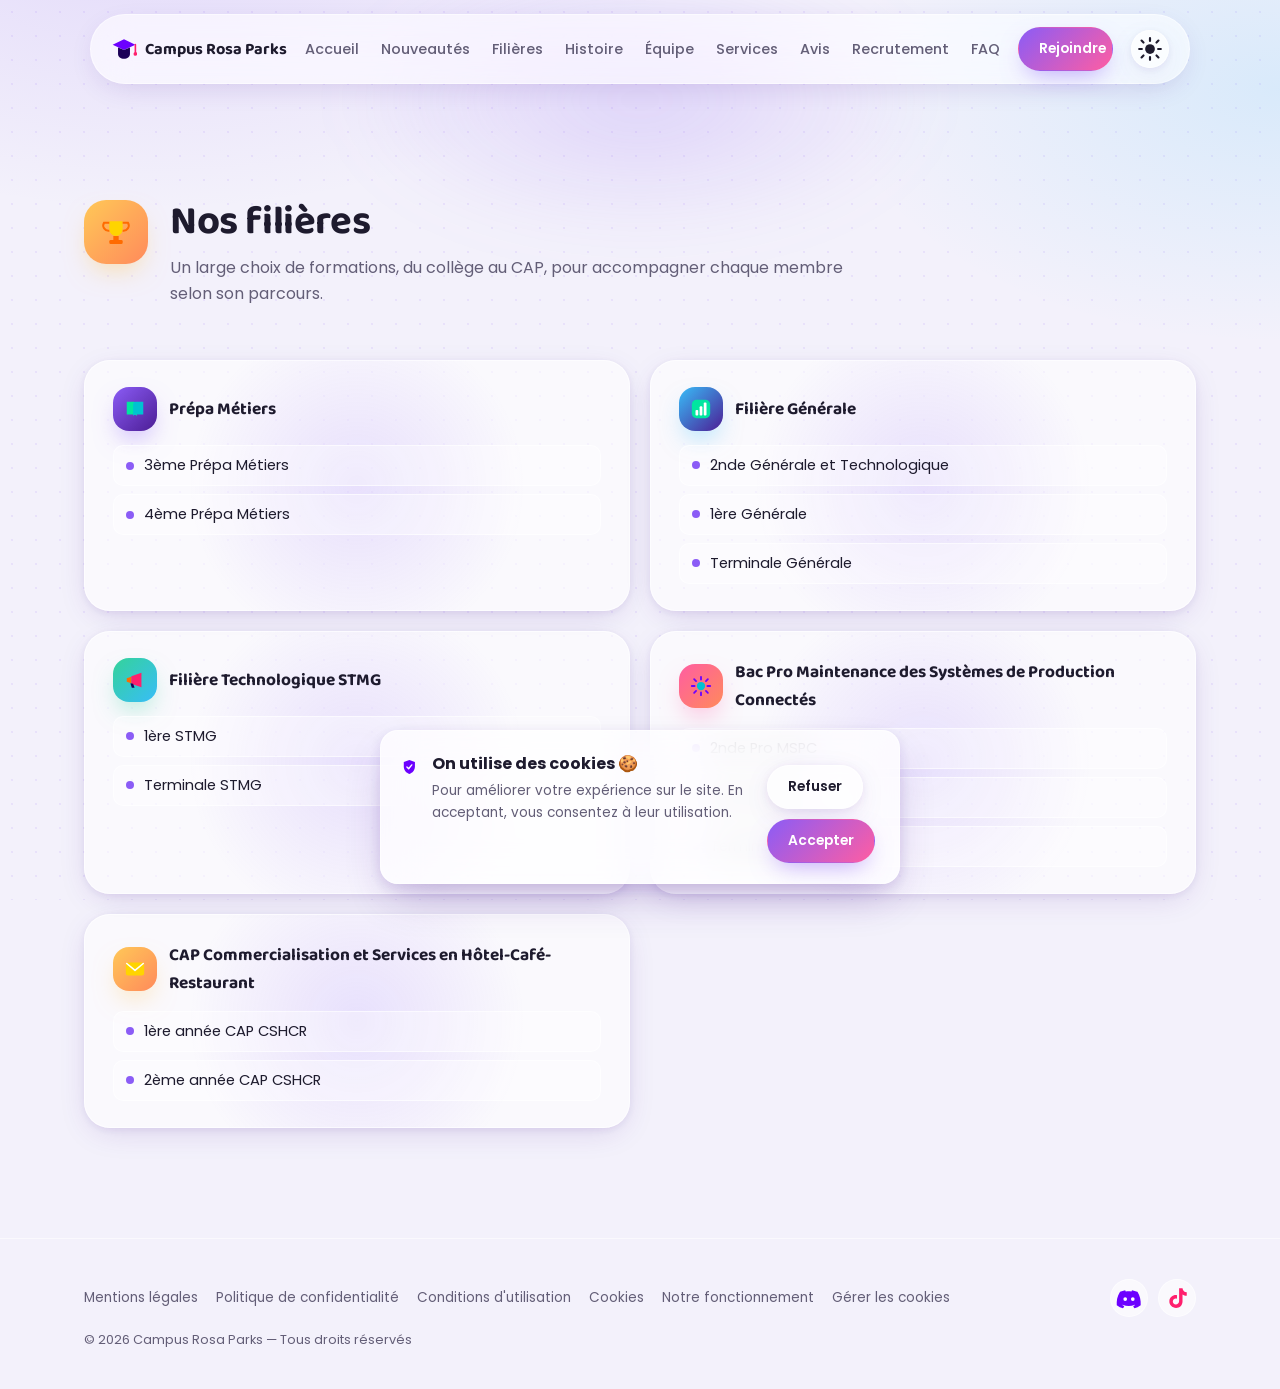
<file: filieres.html>
<!DOCTYPE html>
<html lang="fr">
<head>
<meta charset="UTF-8">
<meta name="viewport" content="width=device-width, initial-scale=1, viewport-fit=cover">
<title>Nos filières — Campus Rosa Parks</title>
<meta name="description" content="Découvrez les filières proposées par le Campus Rosa Parks, de la 3ème Prépa Métiers au CAP.">
<link rel="preconnect" href="https://fonts.googleapis.com">
<link rel="preconnect" href="https://fonts.gstatic.com" crossorigin>
<link href="https://fonts.googleapis.com/css2?family=Baloo+2:wght@500;600;700;800&family=Poppins:wght@400;500;600;700&display=swap" rel="stylesheet">
<style>
/* =========================================================
   CAMPUS ROSA PARKS — DESIGN SYSTEM v2 (Glassmorphism)
   ========================================================= */

:root{
  /* Palette — dégradés doux */
  --sun:#FFC857;
  --tang:#FF8A5B;
  --pink:#FF5DA2;
  --purple:#8B5CF6;
  --deep:#4C1D95;
  --blue:#38BDF8;
  --green:#34D399;
  --ink:#1E1B2E;
  --paper:#F3F1FB;
  --paper-2:#FFFFFF;
  --muted:#635E77;
  --line:rgba(30,27,46,.12);
  --nav-bg:rgba(255,255,255,.6);
  --nav-border:rgba(255,255,255,.5);
  --dot:rgba(139,92,246,.10);

  /* Glass tokens */
  --glass-bg:rgba(255,255,255,.55);
  --glass-bg-2:rgba(255,255,255,.72);
  --glass-border:rgba(255,255,255,.6);
  --glass-shadow:0 8px 32px -8px rgba(76,29,149,.18), 0 2px 8px rgba(76,29,149,.08);
  --glass-shadow-hover:0 20px 44px -12px rgba(76,29,149,.30), 0 4px 14px rgba(76,29,149,.12);
  --blur:18px;

  /* Type */
  --font-display:'Baloo 2', system-ui, sans-serif;
  --font-body:'Poppins', system-ui, -apple-system, sans-serif;

  /* Radii & ombres */
  --r-sm:10px;
  --r-md:18px;
  --r-lg:26px;
  --r-pill:999px;
  --bw:1px;
  --shadow-sm:var(--glass-shadow);
  --shadow-md:var(--glass-shadow-hover);
  --shadow-lg:0 30px 60px -16px rgba(76,29,149,.35);

  --ease:cubic-bezier(.16,1,.3,1);
}

@media (prefers-color-scheme: dark){
  :root:not([data-theme="light"]){
    --paper:#0E0B1C;
    --paper-2:#171329;
    --ink:#F1EEFB;
    --muted:#A79FC9;
    --line:rgba(241,238,251,.10);
    --nav-bg:rgba(23,19,41,.55);
    --nav-border:rgba(255,255,255,.08);
    --dot:rgba(139,92,246,.16);
    --glass-bg:rgba(255,255,255,.05);
    --glass-bg-2:rgba(255,255,255,.08);
    --glass-border:rgba(255,255,255,.1);
    --glass-shadow:0 8px 32px -8px rgba(0,0,0,.5);
    --glass-shadow-hover:0 20px 50px -12px rgba(0,0,0,.6);
  }
}
:root[data-theme="dark"]{
  --paper:#0E0B1C;
  --paper-2:#171329;
  --ink:#F1EEFB;
  --muted:#A79FC9;
  --line:rgba(241,238,251,.10);
  --nav-bg:rgba(23,19,41,.55);
  --nav-border:rgba(255,255,255,.08);
  --dot:rgba(139,92,246,.16);
  --glass-bg:rgba(255,255,255,.05);
  --glass-bg-2:rgba(255,255,255,.08);
  --glass-border:rgba(255,255,255,.1);
  --glass-shadow:0 8px 32px -8px rgba(0,0,0,.5);
  --glass-shadow-hover:0 20px 50px -12px rgba(0,0,0,.6);
}

/* ---------- Reset ---------- */
*,*::before,*::after{box-sizing:border-box;}
html,body{margin:0; padding:0;}
html{scroll-behavior:smooth; scroll-padding-top:130px;}
body{
  background:
    radial-gradient(900px 500px at 12% -10%, rgba(139,92,246,.16), transparent 60%),
    radial-gradient(800px 460px at 100% 10%, rgba(56,189,248,.14), transparent 55%),
    radial-gradient(var(--dot) 1.4px, transparent 1.4px) 0 0/24px 24px,
    var(--paper);
  background-attachment:fixed;
  color:var(--ink);
  font-family:var(--font-body);
  padding-top:env(safe-area-inset-top,0px);
  padding-bottom:env(safe-area-inset-bottom,0px);
  overflow-x:hidden;
}
h1,h2,h3{font-family:var(--font-display); line-height:1.12; margin:0; letter-spacing:-.01em;}
p{margin:0; color:var(--muted); line-height:1.65;}
a{color:inherit; text-decoration:none;}
button{font-family:inherit; cursor:pointer;}
img{max-width:100%; display:block;}
.wrap{max-width:1160px; margin:0 auto; padding:0 24px;}
::selection{background:var(--purple); color:#fff;}

/* ---------- Icons ---------- */
.icon{width:22px; height:22px; display:inline-block; vertical-align:middle;}
.icon-xs{width:16px; height:16px;}
.icon-sm{width:26px; height:26px;}
.icon-md{width:32px; height:32px;}
.icon-lg{width:44px; height:44px;}

/* ---------- Glass base (mixin-like, reused via multiple selectors) ---------- */
.float-card,.value-card,.filiere-card,.bento-card,.member-card,.svc-card,.quick-card,
.review-card,.step,.news-card,.faq-item,.timeline-item b,.cookie-banner,.refused-box,
.back-to-top,.theme-toggle,.nav-inner,.legal-note,.status,.role-tag{
  backdrop-filter:blur(var(--blur)) saturate(160%);
  -webkit-backdrop-filter:blur(var(--blur)) saturate(160%);
}

/* ---------- Buttons ---------- */
.btn{
  display:inline-flex; align-items:center; gap:8px;
  padding:15px 28px; border-radius:var(--r-pill);
  font-weight:600; font-size:.96rem; border:1px solid transparent;
  transition:transform .35s var(--ease), box-shadow .35s var(--ease), background .35s var(--ease), filter .35s var(--ease);
  position:relative; overflow:hidden;
}
.btn-sm{padding:11px 20px; font-size:.86rem;}
.btn-primary{
  background:linear-gradient(135deg, var(--purple), var(--pink));
  color:#fff;
  box-shadow:0 10px 24px -8px rgba(139,92,246,.55);
}
.btn-primary:hover{transform:translateY(-3px); box-shadow:0 16px 34px -8px rgba(139,92,246,.65); filter:brightness(1.06);}
.btn-primary:active{transform:translateY(-1px) scale(.98);}
.btn-ghost{
  background:var(--glass-bg); color:var(--ink); border:1px solid var(--glass-border);
  box-shadow:var(--glass-shadow);
}
.btn-ghost:hover{transform:translateY(-3px); box-shadow:var(--glass-shadow-hover); background:var(--glass-bg-2);}
.btn-ghost:active{transform:translateY(-1px) scale(.98);}

/* ---------- Reveal-on-scroll ---------- */
.reveal{transition:opacity .8s var(--ease), transform .8s var(--ease);}

/* =========================================================
   NAVIGATION — capsule flottante en verre
   ========================================================= */
.nav-float{
  position:fixed; top:14px; left:0; right:0; z-index:200;
  padding-top:env(safe-area-inset-top,0px);
  display:flex; justify-content:center; padding-left:16px; padding-right:16px;
}
.nav-inner{
  width:100%; max-width:1100px;
  display:flex; align-items:center; justify-content:space-between; gap:18px;
  background:var(--nav-bg);
  border:1px solid var(--nav-border);
  border-radius:var(--r-pill);
  padding:12px 20px;
  box-shadow:0 8px 30px -10px rgba(76,29,149,.20);
  transition:box-shadow .3s var(--ease), background .3s var(--ease), transform .3s var(--ease);
}
.nav-float.scrolled .nav-inner{box-shadow:0 14px 40px -10px rgba(76,29,149,.30); transform:translateY(2px);}
.brand{display:flex; align-items:center; gap:8px; font-family:var(--font-display); font-weight:700; font-size:1.02rem; white-space:nowrap;}
.nav-links{display:flex; gap:22px;}
.nav-links a{font-size:.9rem; font-weight:500; color:var(--muted); transition:color .25s;}
.nav-links a:hover{color:var(--purple);}
.nav-cta{white-space:nowrap;}
.nav-burger{display:none; background:none; border:none; color:var(--ink); padding:6px;}
.theme-toggle{
  display:flex; align-items:center; justify-content:center; flex-shrink:0;
  width:38px; height:38px; border-radius:50%; border:1px solid var(--glass-border);
  background:var(--glass-bg); color:var(--ink); padding:0; box-shadow:var(--glass-shadow);
  transition:transform .35s var(--ease), box-shadow .35s var(--ease), background .3s ease;
}
.theme-toggle:hover{transform:translateY(-2px) rotate(-12deg); background:var(--glass-bg-2);}
.theme-toggle .icon-moon{display:none;}
:root[data-theme="dark"] .theme-toggle .icon-sun{display:none;}
:root[data-theme="dark"] .theme-toggle .icon-moon{display:block;}

@media (max-width:900px){
  .nav-links{
    position:fixed; top:96px; left:16px; right:16px;
    background:var(--glass-bg-2); border:1px solid var(--glass-border); border-radius:var(--r-md); box-shadow:var(--glass-shadow-hover);
    flex-direction:column; padding:18px; gap:14px; backdrop-filter:blur(24px) saturate(160%);
    transform:translateY(-14px) scale(.97); opacity:0; pointer-events:none; transition:.35s var(--ease);
  }
  .nav-links.open{transform:translateY(0) scale(1); opacity:1; pointer-events:auto;}
  .nav-cta{display:none;}
  .nav-burger{display:block;}
}

/* =========================================================
   HERO
   ========================================================= */
.hero{
  position:relative; padding:200px 24px 200px; overflow:hidden;
  text-align:center; isolation:isolate;
}
.blob{
  position:absolute; border-radius:50%; filter:blur(60px); opacity:.55; z-index:-1;
  animation:blob-float 14s var(--ease) infinite alternate;
}
.blob-a{width:360px; height:360px; top:-120px; right:-80px; background:radial-gradient(circle at 30% 30%, var(--purple), transparent 70%); animation-delay:0s;}
.blob-b{width:320px; height:320px; bottom:-140px; left:-100px; background:radial-gradient(circle at 30% 30%, var(--blue), transparent 70%); animation-delay:-4s;}
.blob-c{width:260px; height:260px; top:40%; left:50%; background:radial-gradient(circle at 30% 30%, var(--pink), transparent 70%); animation-delay:-8s; opacity:.4;}
@keyframes blob-float{
  0%{transform:translate(0,0) scale(1);}
  100%{transform:translate(30px,-24px) scale(1.12);}
}
.hero::before,.hero::after{content:none;}
.hero-content{max-width:720px; margin:0 auto;}
.badge{
  display:inline-block; background:var(--glass-bg); color:var(--ink); border:1px solid var(--glass-border);
  padding:9px 20px; border-radius:var(--r-pill); font-size:.85rem; font-weight:600;
  margin-bottom:24px; box-shadow:var(--glass-shadow);
  animation:fade-down .8s var(--ease) both;
}
@keyframes fade-down{from{opacity:0; transform:translateY(-10px);} to{opacity:1; transform:translateY(0);}}
.hero h1{font-size:clamp(2.4rem,6vw,4.2rem); font-weight:700; letter-spacing:-.02em;}
.text-gradient{
  background:linear-gradient(120deg, var(--purple), var(--pink), var(--blue), var(--purple));
  background-size:300% auto;
  -webkit-background-clip:text; background-clip:text; color:transparent;
  animation:gradient-shift 6s ease infinite;
}
@keyframes gradient-shift{
  0%{background-position:0% 50%;} 50%{background-position:100% 50%;} 100%{background-position:0% 50%;}
}
.hero .lede{max-width:52ch; margin:22px auto 0; font-size:1.1rem;}
.hero-actions{display:flex; gap:14px; justify-content:center; margin-top:34px; flex-wrap:wrap;}

.hero-cards{
  position:relative; max-width:900px; margin:74px auto 0;
  display:flex; justify-content:center; gap:22px; flex-wrap:wrap;
}
.float-card{
  background:var(--glass-bg); border:1px solid var(--glass-border); border-radius:var(--r-md); box-shadow:var(--glass-shadow);
  padding:18px 26px; display:flex; align-items:center; gap:14px; text-align:left;
  animation:float-card 6s ease-in-out infinite;
  transition:box-shadow .35s var(--ease), transform .35s var(--ease);
}
.float-card:hover{box-shadow:var(--glass-shadow-hover);}
.float-card div{display:flex; flex-direction:column;}
.float-card b{font-family:var(--font-display); font-size:1.5rem;}
.float-card span{font-size:.8rem; color:var(--muted);}
.fc-1{animation-delay:0s;}
.fc-2{transform:translateY(18px); animation-delay:-2s;}
.fc-3{animation-delay:-4s;}
@keyframes float-card{
  0%,100%{transform:translateY(0);}
  50%{transform:translateY(-14px);}
}

/* =========================================================
   SECTIONS
   ========================================================= */
.section{padding:110px 0; position:relative;}
.section.alt{background:transparent;}
.section.first{padding-top:200px;}
.section.first::before{
  content:""; position:absolute; top:-40px; left:50%; width:600px; height:280px; transform:translateX(-50%);
  background:radial-gradient(ellipse at center, rgba(139,92,246,.20), transparent 70%);
  filter:blur(30px); z-index:-1; pointer-events:none;
}
.legal-hero::before{
  content:""; position:absolute; top:-20px; left:50%; width:520px; height:240px; transform:translateX(-50%);
  background:radial-gradient(ellipse at center, rgba(56,189,248,.18), transparent 70%);
  filter:blur(30px); z-index:-1; pointer-events:none;
}
.section-head{display:flex; align-items:flex-start; gap:22px; margin-bottom:52px; max-width:760px;}
.section-head h2{font-size:clamp(1.8rem,3.6vw,2.5rem); font-weight:700; margin-bottom:10px;}
.icon-badge{
  width:64px; height:64px; border-radius:22px; flex-shrink:0;
  display:flex; align-items:center; justify-content:center; box-shadow:var(--glass-shadow);
  transition:transform .4s var(--ease);
}
.icon-badge .icon{width:32px; height:32px;}
.grad-purple{background:linear-gradient(135deg,#8B5CF6,#4C1D95); color:#fff; box-shadow:0 12px 26px -8px rgba(139,92,246,.55);}
.grad-blue{background:linear-gradient(135deg,#38BDF8,#4C1D95); color:#fff; box-shadow:0 12px 26px -8px rgba(56,189,248,.5);}
.grad-pink{background:linear-gradient(135deg,#FF5DA2,#FF8A5B); color:#fff; box-shadow:0 12px 26px -8px rgba(255,93,162,.5);}
.grad-green{background:linear-gradient(135deg,#34D399,#38BDF8); color:#fff; box-shadow:0 12px 26px -8px rgba(52,211,153,.5);}
.grad-orange{background:linear-gradient(135deg,#FFC857,#FF8A5B); color:#fff; box-shadow:0 12px 26px -8px rgba(255,200,87,.5);}
.grad-muted{background:var(--glass-bg); color:var(--muted); border:1px solid var(--glass-border); box-shadow:none;}

/* ---- Texte long & valeurs ---- */
.text-block{max-width:74ch; display:flex; flex-direction:column; gap:16px; margin-bottom:36px;}
.text-block p{font-size:1rem;}
.sub-title{font-size:1.3rem; font-weight:700; margin:44px 0 20px;}
.values-grid{display:grid; grid-template-columns:repeat(4,1fr); gap:18px;}
.value-card{
  background:var(--glass-bg); border:1px solid var(--glass-border); border-radius:var(--r-md);
  padding:22px; display:flex; flex-direction:column; gap:8px; align-items:flex-start;
  box-shadow:var(--glass-shadow);
  transition:transform .4s var(--ease), box-shadow .4s var(--ease), background .4s var(--ease);
}
.value-card:hover{transform:translateY(-6px); box-shadow:var(--glass-shadow-hover); background:var(--glass-bg-2);}
.value-card b{font-size:1rem;}
.value-card p{font-size:.86rem;}

/* ---- Filières ---- */
.filiere-grid{display:grid; grid-template-columns:repeat(2,1fr); gap:20px;}
.filiere-card{
  background:var(--glass-bg); border:1px solid var(--glass-border); border-radius:var(--r-lg);
  padding:26px 28px; display:flex; flex-direction:column; gap:14px; box-shadow:var(--glass-shadow);
  transition:transform .4s var(--ease), box-shadow .4s var(--ease), background .4s var(--ease);
}
.filiere-card:hover{transform:translateY(-6px); box-shadow:var(--glass-shadow-hover); background:var(--glass-bg-2);}
.filiere-card-head{display:flex; align-items:center; gap:12px;}
.filiere-card-head .icon-badge{width:44px; height:44px; border-radius:16px;}
.filiere-card-head .icon-badge .icon{width:22px; height:22px;}
.filiere-card-head b{font-family:var(--font-display); font-size:1.08rem;}
.filiere-list{list-style:none; margin:0; padding:0; display:flex; flex-direction:column; gap:8px;}
.filiere-list li{
  font-size:.92rem; color:var(--ink); display:flex; align-items:center; gap:10px;
  padding:9px 12px; border-radius:var(--r-sm); background:rgba(255,255,255,.35); border:1px solid var(--glass-border);
}
:root[data-theme="dark"] .filiere-list li{background:rgba(255,255,255,.04);}
.filiere-list li .icon{width:8px; height:8px; border-radius:50%; background:var(--purple); flex-shrink:0;}

/* ---- Frise chronologique ---- */
.timeline{position:relative; display:flex; flex-direction:column; gap:34px; padding-left:30px; border-left:2px solid transparent;
  border-image:linear-gradient(var(--purple),var(--blue)) 1;}
.timeline-item{position:relative;}
.timeline-dot{
  position:absolute; left:-38px; top:0; width:16px; height:16px; border-radius:50%;
  background:linear-gradient(135deg,var(--purple),var(--pink)); box-shadow:0 0 0 4px var(--glass-bg), 0 0 14px rgba(139,92,246,.6);
}
.timeline-item b{display:block; font-size:1.02rem; margin-bottom:4px; backdrop-filter:none;}
.timeline-item p{font-size:.92rem; max-width:60ch;}

/* ---- Bento (Qui sommes-nous) ---- */
.bento{display:grid; grid-template-columns:repeat(3,1fr); gap:20px;}
.bento-card{
  background:var(--glass-bg); border:1px solid var(--glass-border); border-radius:var(--r-lg);
  padding:30px; text-align:center; display:flex; flex-direction:column; align-items:center; gap:8px;
  box-shadow:var(--glass-shadow); transition:transform .4s var(--ease), box-shadow .4s var(--ease);
}
.bento-card:hover{transform:translateY(-8px); box-shadow:var(--glass-shadow-hover);}
.bento-card .icon-lg{margin-bottom:6px;}
.bento-card b{font-family:var(--font-display); font-size:2.2rem;}
.bento-card span{color:var(--muted); font-size:.92rem;}

/* ---- Équipe ---- */
.team-group{margin-bottom:44px;}
.team-group h3{
  display:flex; align-items:center; gap:8px; font-size:1rem; font-weight:600;
  color:var(--purple); margin-bottom:18px;
}
.team-grid{display:grid; grid-template-columns:repeat(3,1fr); gap:18px;}
.member-card{
  background:var(--glass-bg); border:1px solid var(--glass-border); border-radius:var(--r-md);
  padding:24px; display:flex; flex-direction:column; gap:6px; align-items:flex-start; box-shadow:var(--glass-shadow);
  transition:transform .4s var(--ease), box-shadow .4s var(--ease);
}
.member-card:hover{transform:translateY(-6px); box-shadow:var(--glass-shadow-hover);}
.member-card.wide{grid-column:span 2;}
.member-card.empty{opacity:.6;}
.avatar{
  width:46px; height:46px; border-radius:16px; color:#fff; font-weight:700; font-size:.85rem;
  display:flex; align-items:center; justify-content:center; margin-bottom:6px;
}
.avatar.sm{width:34px; height:34px; margin:0;}
.member-card b{font-size:1rem;}
.role-tag{
  font-size:.76rem; color:var(--muted); background:rgba(255,255,255,.4); border:1px solid var(--glass-border);
  padding:4px 12px; border-radius:var(--r-pill);
}
:root[data-theme="dark"] .role-tag{background:rgba(255,255,255,.05);}
.member-card a{font-size:.86rem; color:var(--blue);}
.member-card a:hover{color:var(--pink);}
.member-card .na{font-size:.86rem; color:var(--muted);}

/* ---- Services ---- */
.svc-grid{display:grid; grid-template-columns:repeat(3,1fr); gap:20px;}
.svc-card{
  background:var(--glass-bg); border:1px solid var(--glass-border); border-radius:var(--r-lg);
  padding:30px; display:flex; flex-direction:column; gap:10px; align-items:flex-start; box-shadow:var(--glass-shadow);
  transition:transform .4s var(--ease), box-shadow .4s var(--ease), border-color .4s var(--ease);
}
.svc-card:hover{transform:translateY(-8px); box-shadow:var(--glass-shadow-hover); border-color:var(--purple);}
.svc-card b{font-family:var(--font-display); font-size:1.2rem;}
.svc-card p{font-size:.9rem;}
.svc-card.soon{opacity:.6;}
.status{font-size:.76rem; font-weight:700; padding:5px 14px; border-radius:var(--r-pill); border:1px solid var(--glass-border);}
.status.ok{background:linear-gradient(135deg,var(--green),var(--blue)); color:#fff; border:none;}
.status.wait{background:var(--glass-bg); color:var(--muted);}

/* ---- Avis / carrousel ---- */
.carousel{max-width:640px; margin:0 auto;}
.carousel-track{display:flex; transition:transform .6s var(--ease);}
.carousel-slide{min-width:100%; padding:4px;}
.review-card{
  background:var(--glass-bg); border:1px solid var(--glass-border); border-radius:var(--r-lg);
  padding:36px; text-align:center; box-shadow:var(--glass-shadow);
}
.review-card.invite{display:flex; flex-direction:column; align-items:center; gap:14px;}
.stars{display:flex; gap:4px; justify-content:center; color:var(--sun); margin-bottom:14px;}
.review-card p{font-family:var(--font-display); font-size:1.15rem; color:var(--ink); margin-bottom:18px;}
.who{display:flex; align-items:center; justify-content:center; gap:10px;}
.who b{font-size:.92rem;}
.carousel-controls{display:flex; align-items:center; justify-content:center; gap:18px; margin-top:24px;}
.carousel-controls button{
  width:42px; height:42px; border-radius:50%; border:1px solid var(--glass-border);
  background:var(--glass-bg); display:flex; align-items:center; justify-content:center;
  transition:background .3s ease, color .3s ease, transform .3s var(--ease);
}
.carousel-controls button:hover{background:linear-gradient(135deg,var(--purple),var(--pink)); color:#fff; transform:translateY(-2px);}
.carousel-dots{display:flex; gap:8px;}
.carousel-dots span{width:8px; height:8px; border-radius:50%; background:var(--line); transition:background .3s ease, transform .3s ease;}
.carousel-dots span.active{background:linear-gradient(135deg,var(--purple),var(--pink)); transform:scale(1.3);}

/* ---- Recrutement ---- */
.steps{display:grid; grid-template-columns:repeat(3,1fr); gap:20px; margin-bottom:40px;}
.step{
  position:relative; background:var(--glass-bg); border:1px solid var(--glass-border); border-radius:var(--r-lg);
  padding:32px 26px; display:flex; flex-direction:column; gap:8px; align-items:flex-start; box-shadow:var(--glass-shadow);
  transition:transform .4s var(--ease), box-shadow .4s var(--ease);
}
.step:hover{transform:translateY(-6px); box-shadow:var(--glass-shadow-hover);}
.step-n{
  position:absolute; top:-14px; right:20px; width:32px; height:32px; border-radius:50%;
  background:linear-gradient(135deg,var(--pink),var(--purple)); color:#fff;
  display:flex; align-items:center; justify-content:center; font-weight:700; font-size:.85rem;
  box-shadow:0 6px 16px -4px rgba(139,92,246,.6);
}
.step b{font-size:1.05rem; margin-top:6px;}
.step p{font-size:.9rem;}
.cta-banner{
  background:linear-gradient(135deg,var(--deep),var(--purple),var(--pink)); background-size:200% auto;
  color:#fff; border-radius:var(--r-lg); padding:36px 40px;
  display:flex; align-items:center; justify-content:space-between; gap:24px; flex-wrap:wrap;
  box-shadow:0 20px 44px -14px rgba(76,29,149,.5); animation:gradient-shift 8s ease infinite;
}
.cta-banner b{font-family:var(--font-display); font-size:1.2rem; display:block; margin-bottom:6px;}
.cta-banner p{color:rgba(255,255,255,.78);}

/* ---- FAQ ---- */
.faq-list{max-width:760px; display:flex; flex-direction:column; gap:12px;}
.faq-item{
  border-bottom:none; background:var(--glass-bg); border:1px solid var(--glass-border);
  border-radius:var(--r-md); box-shadow:var(--glass-shadow); overflow:hidden;
  transition:box-shadow .3s var(--ease);
}
.faq-item.open{box-shadow:var(--glass-shadow-hover);}
.faq-q{
  width:100%; background:none; border:none; text-align:left; padding:20px 22px;
  display:flex; justify-content:space-between; align-items:center; font-weight:600; font-size:1rem; color:var(--ink);
}
.faq-q .icon{transition:transform .35s var(--ease); color:var(--muted);}
.faq-item.open .faq-q .icon{transform:rotate(180deg); color:var(--purple);}
.faq-a{max-height:0; overflow:hidden; transition:max-height .4s var(--ease);}
.faq-a p{padding:0 22px 20px;}

/* =========================================================
   FOOTER
   ========================================================= */
footer{border-top:1px solid var(--glass-border); padding:40px 0; position:relative;}
.footer-inner{display:flex; flex-direction:row; align-items:center; justify-content:space-between; flex-wrap:wrap; gap:14px;}
.footer-inner .footer-base{order:3; width:100%;}
.footer-links{display:flex; gap:18px; flex-wrap:wrap; align-items:center;}
.footer-links a, .link-btn{font-size:.85rem; color:var(--muted); background:none; border:none; padding:0; transition:color .25s;}
.footer-links a:hover, .link-btn:hover{color:var(--pink);}
.footer-base{font-size:.8rem; color:var(--muted);}
.footer-social{display:flex; gap:10px;}
.footer-social a{
  width:38px; height:38px; border-radius:50%; border:1px solid var(--glass-border);
  background:var(--glass-bg); display:flex; align-items:center; justify-content:center;
  color:var(--muted); transition:transform .35s var(--ease), color .3s ease, background .3s ease;
}
.footer-social a:hover{transform:translateY(-4px); color:#fff; background:linear-gradient(135deg,var(--purple),var(--pink));}
@media (max-width:640px){.footer-inner{flex-direction:column; align-items:flex-start;}}

/* =========================================================
   COOKIES
   ========================================================= */
.cookie-banner{
  position:fixed; left:16px; right:16px; bottom:calc(16px + env(safe-area-inset-bottom,0px));
  max-width:520px; margin:0 auto; z-index:300;
  background:var(--glass-bg-2); border:1px solid var(--glass-border); border-radius:var(--r-md);
  box-shadow:var(--glass-shadow-hover); padding:20px; display:flex; gap:14px; align-items:flex-start;
  animation:fade-up .5s var(--ease) both;
}
@keyframes fade-up{from{opacity:0; transform:translateY(20px);} to{opacity:1; transform:translateY(0);}}
.cookie-text b{display:block; margin-bottom:4px;}
.cookie-text p{font-size:.85rem;}
.cookie-actions{display:flex; gap:10px; margin-top:14px; flex-wrap:wrap;}
@media (max-width:520px){.cookie-banner{flex-direction:column;}}

.refused-overlay{
  display:none; position:fixed; inset:0; z-index:400; background:rgba(10,7,20,.55);
  align-items:center; justify-content:center; padding:24px; backdrop-filter:blur(10px);
}
.refused-box{
  background:var(--glass-bg-2); border:1px solid var(--glass-border); border-radius:var(--r-lg); padding:40px;
  max-width:380px; text-align:center; box-shadow:var(--glass-shadow-hover);
  animation:fade-up .4s var(--ease) both;
}
.refused-box h3{margin:14px 0 8px; font-size:1.3rem;}
.refused-box p{margin-bottom:20px; font-size:.92rem;}

/* =========================================================
   BACK TO TOP
   ========================================================= */
.back-to-top{
  position:fixed; right:20px; bottom:calc(20px + env(safe-area-inset-bottom,0px));
  width:48px; height:48px; border-radius:50%; border:1px solid var(--glass-border); z-index:150;
  background:linear-gradient(135deg,var(--purple),var(--pink)); color:#fff;
  display:flex; align-items:center; justify-content:center;
  box-shadow:0 10px 26px -8px rgba(139,92,246,.6); cursor:pointer;
  opacity:0; transform:translateY(12px) scale(.9); pointer-events:none;
  transition:opacity .3s var(--ease), transform .3s var(--ease);
}
.back-to-top.visible{opacity:1; transform:translateY(0) scale(1); pointer-events:auto;}
.back-to-top:hover{transform:translateY(-4px) scale(1.05);}
.back-to-top .icon{transform:rotate(-90deg);}

/* ---- Ajouts : pages dediees ---- */
.section-head .icon-badge, .quick-card .icon-badge{transition:transform .4s var(--ease);}
.filiere-card:hover .icon-badge, .svc-card:hover .icon-badge, .bento-card:hover .icon-lg,
.member-card:hover .avatar, .quick-card:hover .icon-badge{transform:rotate(-8deg) scale(1.1);}

main{animation:page-in .7s var(--ease) both;}
@keyframes page-in{from{opacity:0; transform:translateY(14px);} to{opacity:1; transform:translateY(0);}}

.nav-links a{position:relative;}
.nav-links a::after{
  content:""; position:absolute; left:0; right:100%; bottom:-4px; height:2px; border-radius:2px;
  background:linear-gradient(90deg,var(--purple),var(--pink)); transition:right .3s var(--ease);
}
.nav-links a:hover::after{right:0;}

.section.first{padding-top:200px;}
.back-home{display:inline-flex; align-items:center; gap:8px; margin-bottom:8px; color:var(--purple); font-weight:600; font-size:.9rem; transition:gap .3s var(--ease);}
.back-home:hover{gap:12px;}
.back-home .icon{transform:rotate(180deg); width:16px; height:16px;}

.quick-links{display:grid; grid-template-columns:repeat(3,1fr); gap:20px;}
.quick-card{
  background:var(--glass-bg); border:1px solid var(--glass-border); border-radius:var(--r-lg);
  padding:26px; display:flex; flex-direction:column; gap:10px; align-items:flex-start; box-shadow:var(--glass-shadow);
  transition:transform .4s var(--ease), box-shadow .4s var(--ease), border-color .4s var(--ease);
}
.quick-card:hover{transform:translateY(-8px); box-shadow:var(--glass-shadow-hover); border-color:var(--purple);}
.quick-card b{font-family:var(--font-display); font-size:1.1rem;}
.quick-card p{font-size:.88rem;}
.quick-card .go{font-size:.86rem; font-weight:600; color:var(--purple); display:inline-flex; align-items:center; gap:6px; transition:gap .3s var(--ease);}
.quick-card:hover .go{gap:10px;}
@media (max-width:900px){.quick-links{grid-template-columns:1fr 1fr;}}
@media (max-width:640px){.quick-links{grid-template-columns:1fr;}}

/* =========================================================
   Bandeau d'annonces défilant
   ========================================================= */
.ticker{
  position:fixed; top:0; left:0; right:0; z-index:199;
  background:var(--glass-bg-2); color:var(--ink); overflow:hidden; white-space:nowrap;
  border-bottom:1px solid var(--glass-border); backdrop-filter:blur(16px) saturate(160%);
}
.ticker-track{
  display:inline-flex; align-items:center; gap:48px; padding:8px 0;
  animation:ticker-scroll 26s linear infinite;
}
.ticker-track span{display:inline-flex; align-items:center; gap:10px; font-size:.82rem; font-weight:600; letter-spacing:.01em;}
.ticker-track span b{background:linear-gradient(90deg,var(--purple),var(--pink)); -webkit-background-clip:text; background-clip:text; color:transparent;}
@keyframes ticker-scroll{
  0%{transform:translateX(0);}
  100%{transform:translateX(-50%);}
}

.new-flag{
  display:inline-flex; align-items:center; gap:6px; background:linear-gradient(135deg,var(--pink),var(--purple)); color:#fff;
  border:none; border-radius:var(--r-pill); padding:4px 12px;
  font-size:.72rem; font-weight:700; text-transform:uppercase; letter-spacing:.04em;
}
.news-grid{display:grid; grid-template-columns:repeat(4,1fr); gap:18px;}
.news-card{
  position:relative; background:var(--glass-bg); border:1px solid var(--glass-border); border-radius:var(--r-lg);
  padding:26px 22px; display:flex; flex-direction:column; gap:10px; align-items:flex-start;
  box-shadow:var(--glass-shadow); transition:transform .4s var(--ease), box-shadow .4s var(--ease);
}
.news-card:hover{transform:translateY(-6px); box-shadow:var(--glass-shadow-hover);}
.news-card .new-flag{position:absolute; top:-12px; right:16px;}
.news-card b{font-family:var(--font-display); font-size:1.05rem;}
.news-card p{font-size:.86rem;}
.news-year{
  display:inline-flex; align-items:center; justify-content:center; width:40px; height:40px;
  border-radius:14px; background:linear-gradient(135deg,var(--green),var(--blue));
  font-family:var(--font-display); font-weight:700; font-size:.85rem; color:#fff;
}
@media (max-width:900px){.news-grid{grid-template-columns:1fr 1fr;}}
@media (max-width:640px){.news-grid{grid-template-columns:1fr;}}

/* =========================================================
   RESPONSIVE
   ========================================================= */
@media (max-width:900px){
  .bento, .svc-grid, .steps, .team-grid{grid-template-columns:1fr 1fr;}
  .values-grid, .filiere-grid{grid-template-columns:1fr 1fr;}
  .member-card.wide{grid-column:span 2;}
}
@media (max-width:640px){
  .hero{padding:170px 20px 200px;}
  .bento, .svc-grid, .steps, .team-grid{grid-template-columns:1fr;}
  .values-grid, .filiere-grid{grid-template-columns:1fr;}
  .member-card.wide{grid-column:span 1;}
  .section-head{flex-direction:column;}
  .cta-banner{flex-direction:column; align-items:flex-start;}
}

/* Respect des préférences de mouvement réduit */
@media (prefers-reduced-motion: reduce){
  *{animation-duration:.01ms !important; animation-iteration-count:1 !important; transition-duration:.01ms !important;}
}

</style>
</head>
<body>

<svg style="display:none" aria-hidden="true">
  <symbol id="i-cap" viewBox="0 0 48 48">
    <path d="M24 6 L45 16 L24 26 L3 16 Z" fill="#6C00FF"/>
    <path d="M24 26 L13 21 L13 33 C13 38 18 42 24 42 C30 42 35 38 35 33 L35 21 Z" fill="#1B0057"/>
    <line x1="45" y1="16" x2="45" y2="30" stroke="#FF1F6D" stroke-width="3" stroke-linecap="round"/>
    <circle cx="45" cy="33" r="3.4" fill="#FF1F6D"/>
  </symbol>
  <symbol id="i-chat" viewBox="0 0 48 48">
    <path d="M6 10h36a4 4 0 0 1 4 4v16a4 4 0 0 1-4 4H24l-9 8v-8H6a4 4 0 0 1-4-4V14a4 4 0 0 1 4-4Z" fill="#00C2D1"/>
    <circle cx="16" cy="22" r="2.6" fill="#fff"/><circle cx="24" cy="22" r="2.6" fill="#fff"/><circle cx="32" cy="22" r="2.6" fill="#fff"/>
  </symbol>
  <symbol id="i-calendar" viewBox="0 0 48 48">
    <rect x="6" y="10" width="36" height="32" rx="6" fill="#FFD400"/>
    <rect x="6" y="10" width="36" height="10" rx="6" fill="#FF6B00"/>
    <rect x="13" y="26" width="6" height="6" rx="1.5" fill="#fff"/>
    <rect x="21" y="26" width="6" height="6" rx="1.5" fill="#fff"/>
    <rect x="29" y="26" width="6" height="6" rx="1.5" fill="#fff"/>
  </symbol>
  <symbol id="i-chart" viewBox="0 0 48 48">
    <rect x="4" y="4" width="40" height="40" rx="10" fill="#00E6A0"/>
    <rect x="12" y="26" width="6" height="12" rx="2" fill="#fff"/>
    <rect x="21" y="18" width="6" height="20" rx="2" fill="#fff"/>
    <rect x="30" y="10" width="6" height="28" rx="2" fill="#fff"/>
  </symbol>
  <symbol id="i-trophy" viewBox="0 0 48 48">
    <path d="M14 8h20v12a10 10 0 0 1-20 0Z" fill="#FFD400"/>
    <path d="M14 10H6a8 8 0 0 0 8 12" fill="none" stroke="#FF6B00" stroke-width="3"/>
    <path d="M34 10h8a8 8 0 0 1-8 12" fill="none" stroke="#FF6B00" stroke-width="3"/>
    <rect x="20" y="30" width="8" height="6" fill="#FF6B00"/>
    <rect x="14" y="36" width="20" height="6" rx="2" fill="#FF6B00"/>
  </symbol>
  <symbol id="i-bell" viewBox="0 0 48 48">
    <path d="M24 6a4 4 0 0 1 4 4v2c6 2 9 7 9 14v6l4 5H7l4-5v-6c0-7 3-12 9-14v-2a4 4 0 0 1 4-4Z" fill="#FF1F6D"/>
    <path d="M18 37a6 6 0 0 0 12 0Z" fill="#1B0057"/>
  </symbol>
  <symbol id="i-gear" viewBox="0 0 48 48">
    <circle cx="24" cy="24" r="9" fill="#00C2D1"/>
    <path d="M24 4v6M24 38v6M4 24h6M38 24h6M9 9l4.2 4.2M34.8 34.8L39 39M39 9l-4.2 4.2M13.2 34.8L9 39" stroke="#6C00FF" stroke-width="4" stroke-linecap="round"/>
  </symbol>
  <symbol id="i-heart" viewBox="0 0 48 48">
    <path d="M24 42S6 30 6 17a10 10 0 0 1 18-6 10 10 0 0 1 18 6c0 13-18 25-18 25Z" fill="#FF1F6D"/>
  </symbol>
  <symbol id="i-star" viewBox="0 0 48 48">
    <path d="M24 4l5.8 12.3L43 18l-9.5 9.1L35.8 43 24 35.8 12.2 43l2.3-15.9L5 18l13.2-1.7Z" fill="#FFD400"/>
  </symbol>
  <symbol id="i-rocket" viewBox="0 0 48 48">
    <path d="M24 4c8 4 12 12 12 22l-6 6h-12l-6-6c0-10 4-18 12-22Z" fill="#00C2D1"/>
    <circle cx="24" cy="18" r="4" fill="#fff"/>
    <path d="M14 32l-6 10 10-6ZM34 32l6 10-10-6Z" fill="#FF6B00"/>
  </symbol>
  <symbol id="i-book" viewBox="0 0 48 48">
    <path d="M6 8h16a6 6 0 0 1 6 6v26a6 6 0 0 0-6-4H6Z" fill="#00E6A0"/>
    <path d="M42 8H26a6 6 0 0 0-6 6v26a6 6 0 0 1 6-4h16Z" fill="#00C2D1"/>
  </symbol>
  <symbol id="i-mega" viewBox="0 0 48 48">
    <path d="M6 20v8l10 3V17Z" fill="#FF6B00"/>
    <path d="M16 16l22-8v32l-22-8Z" fill="#FF1F6D"/>
    <path d="M14 31l3 10h6l-3-9Z" fill="#1B0057"/>
  </symbol>
  <symbol id="i-shield" viewBox="0 0 48 48">
    <path d="M24 4l16 6v12c0 12-7 19-16 22C15 41 8 34 8 22V10Z" fill="#6C00FF"/>
    <path d="M17 24l5 5 9-11" fill="none" stroke="#fff" stroke-width="4" stroke-linecap="round" stroke-linejoin="round"/>
  </symbol>
  <symbol id="i-people" viewBox="0 0 48 48">
    <circle cx="17" cy="16" r="8" fill="#00C2D1"/>
    <circle cx="33" cy="20" r="6.5" fill="#FF1F6D"/>
    <path d="M4 42c0-10 26-10 26 0Z" fill="#00C2D1"/>
    <path d="M26 42c0-8 20-8 20 0Z" fill="#FF1F6D"/>
  </symbol>
  <symbol id="i-mail" viewBox="0 0 48 48">
    <rect x="4" y="10" width="40" height="28" rx="5" fill="#FFD400"/>
    <path d="M6 12l18 15L42 12" fill="none" stroke="#fff" stroke-width="3.5" stroke-linecap="round" stroke-linejoin="round"/>
  </symbol>
  <symbol id="i-menu" viewBox="0 0 32 32"><path d="M5 9h22M5 16h22M5 23h22" stroke="currentColor" stroke-width="3" stroke-linecap="round"/></symbol>
  <symbol id="i-close" viewBox="0 0 32 32"><path d="M8 8l16 16M24 8L8 24" stroke="currentColor" stroke-width="3" stroke-linecap="round"/></symbol>
  <symbol id="i-arrow" viewBox="0 0 32 32"><path d="M12 8l8 8-8 8" fill="none" stroke="currentColor" stroke-width="3.5" stroke-linecap="round" stroke-linejoin="round"/></symbol>
  <symbol id="i-chevron" viewBox="0 0 32 32"><path d="M9 12l7 8 7-8" fill="none" stroke="currentColor" stroke-width="3" stroke-linecap="round" stroke-linejoin="round"/></symbol>
  <symbol id="i-lock" viewBox="0 0 48 48">
    <rect x="10" y="22" width="28" height="20" rx="5" fill="#1B0057"/>
    <path d="M16 22v-6a8 8 0 0 1 16 0v6" fill="none" stroke="#1B0057" stroke-width="5"/>
    <circle cx="24" cy="32" r="3.4" fill="#fff"/>
  </symbol>
  <symbol id="i-sun" viewBox="0 0 24 24">
    <circle cx="12" cy="12" r="4.5" fill="currentColor"/>
    <g stroke="currentColor" stroke-width="2" stroke-linecap="round">
      <path d="M12 2v2.5M12 19.5V22M4.2 4.2l1.8 1.8M18 18l1.8 1.8M2 12h2.5M19.5 12H22M4.2 19.8l1.8-1.8M18 6l1.8-1.8"/>
    </g>
  </symbol>
  <symbol id="i-moon" viewBox="0 0 24 24">
    <path d="M20 14.5A8.5 8.5 0 1 1 9.5 4a7 7 0 0 0 10.5 10.5Z" fill="currentColor"/>
  </symbol>
  <symbol id="i-discord" viewBox="0 0 48 48">
    <path d="M39 12.5c-3-1.4-6.1-2.4-9.4-3-.4.8-.9 1.8-1.2 2.6-3.5-.5-6.9-.5-10.3 0-.3-.8-.8-1.8-1.2-2.6-3.3.6-6.4 1.6-9.4 3C2 21 .9 29.3 1.4 37.4c3.9 2.9 7.7 4.6 11.4 5.7.9-1.3 1.7-2.6 2.4-4.1-1.3-.5-2.6-1.1-3.8-1.9.3-.2.6-.5.9-.7 7.3 3.4 15.2 3.4 22.4 0 .3.2.6.5.9.7-1.2.7-2.5 1.3-3.8 1.9.7 1.4 1.5 2.8 2.4 4.1 3.7-1.1 7.5-2.8 11.4-5.7.6-9.4-1.6-17.6-6-24.9Z" fill="#6C00FF"/>
    <circle cx="17" cy="26" r="3.4" fill="#fff"/><circle cx="31" cy="26" r="3.4" fill="#fff"/>
  </symbol>
  <symbol id="i-tiktok" viewBox="0 0 48 48">
    <path d="M28 6h6.2c.4 3.9 3 7.1 7.8 7.5v6.3c-2.9.1-5.6-.8-7.8-2.3v13.1c0 7-5.1 11.9-11.9 11.9-3.6 0-6.9-1.5-9.2-4-2.3-2.5-3.5-5.8-3.2-9.3.5-6.1 5.7-10.6 12-10.6.7 0 1.4.1 2.1.2v6.6c-.7-.2-1.4-.3-2.1-.3-3 0-5.4 2.2-5.6 5.1-.1 1.6.4 3 1.4 4.1 1 1.1 2.5 1.8 4.2 1.8 3.1 0 5.6-2.4 5.9-5.5.1-.6.1-1.2.1-1.8V6Z" fill="#FF1F6D"/>
  </symbol>
</svg>

<header class="nav-float" id="nav">
  <div class="nav-inner">
    <a href="index.html" class="brand">
      <svg class="icon icon-sm"><use href="#i-cap"/></svg>
      <span>Campus Rosa Parks</span>
    </a>
    <nav class="nav-links" id="navLinks">
      <a href="index.html#accueil">Accueil</a>
      <a href="index.html#nouveautes">Nouveautés</a>
      <a href="filieres.html">Filières</a>
      <a href="histoire.html">Histoire</a>
      <a href="equipe.html">Équipe</a>
      <a href="services.html">Services</a>
      <a href="avis.html">Avis</a>
      <a href="recrutement.html">Recrutement</a>
      <a href="faq.html">FAQ</a>
    </nav>
    <a href="recrutement.html" class="btn btn-primary btn-sm nav-cta">Rejoindre</a>
    <button class="theme-toggle" id="themeToggle" aria-label="Changer de thème">
      <svg class="icon icon-sm icon-sun"><use href="#i-sun"/></svg>
      <svg class="icon icon-sm icon-moon"><use href="#i-moon"/></svg>
    </button>
    <button class="nav-burger" id="navBurger" aria-label="Ouvrir le menu">
      <svg class="icon"><use href="#i-menu"/></svg>
    </button>
  </div>
</header>

<main id="top">
<section class="section alt first" id="filieres">
  <div class="wrap">
    <div class="section-head reveal">
      <div class="icon-badge grad-orange"><svg class="icon"><use href="#i-trophy"/></svg></div>
      <div>
        <h2>Nos filières</h2>
        <p class="lede">Un large choix de formations, du collège au CAP, pour accompagner chaque membre selon son parcours.</p>
      </div>
    </div>

    <div class="filiere-grid reveal">
      <div class="filiere-card">
        <div class="filiere-card-head">
          <div class="icon-badge grad-purple"><svg class="icon"><use href="#i-book"/></svg></div>
          <b>Prépa Métiers</b>
        </div>
        <ul class="filiere-list">
          <li><span class="icon"></span>3ème Prépa Métiers</li>
          <li><span class="icon"></span>4ème Prépa Métiers</li>
        </ul>
      </div>

      <div class="filiere-card">
        <div class="filiere-card-head">
          <div class="icon-badge grad-blue"><svg class="icon"><use href="#i-chart"/></svg></div>
          <b>Filière Générale</b>
        </div>
        <ul class="filiere-list">
          <li><span class="icon"></span>2nde Générale et Technologique</li>
          <li><span class="icon"></span>1ère Générale</li>
          <li><span class="icon"></span>Terminale Générale</li>
        </ul>
      </div>

      <div class="filiere-card">
        <div class="filiere-card-head">
          <div class="icon-badge grad-green"><svg class="icon"><use href="#i-mega"/></svg></div>
          <b>Filière Technologique STMG</b>
        </div>
        <ul class="filiere-list">
          <li><span class="icon"></span>1ère STMG</li>
          <li><span class="icon"></span>Terminale STMG</li>
        </ul>
      </div>

      <div class="filiere-card">
        <div class="filiere-card-head">
          <div class="icon-badge grad-pink"><svg class="icon"><use href="#i-gear"/></svg></div>
          <b>Bac Pro Maintenance des Systèmes de Production Connectés</b>
        </div>
        <ul class="filiere-list">
          <li><span class="icon"></span>2nde Pro MSPC</li>
          <li><span class="icon"></span>1ère Pro MSPC</li>
          <li><span class="icon"></span>Terminale Pro MSPC</li>
        </ul>
      </div>

      <div class="filiere-card">
        <div class="filiere-card-head">
          <div class="icon-badge grad-orange"><svg class="icon"><use href="#i-mail"/></svg></div>
          <b>CAP Commercialisation et Services en Hôtel-Café-Restaurant</b>
        </div>
        <ul class="filiere-list">
          <li><span class="icon"></span>1ère année CAP CSHCR</li>
          <li><span class="icon"></span>2ème année CAP CSHCR</li>
        </ul>
      </div>
    </div>
  </div>
</section>
</main>

<footer>
  <div class="wrap footer-inner">
    <div class="footer-links">
      <a href="mentions-legales.html">Mentions légales</a>
      <a href="confidentialite.html">Politique de confidentialité</a>
      <a href="conditions.html">Conditions d'utilisation</a>
      <a href="cookies.html">Cookies</a>
      <a href="fonctionnement.html">Notre fonctionnement</a>
      <button id="reopenCookiesFooter" class="link-btn">Gérer les cookies</button>
    </div>
    <div class="footer-social">
      <a href="https://discord.gg/FnWhnB5DF7" target="_blank" rel="noopener" aria-label="Rejoindre le Discord"><svg class="icon icon-sm"><use href="#i-discord"/></svg></a>
      <a href="https://www.tiktok.com/@campus_rosaparks" target="_blank" rel="noopener" aria-label="Suivre sur TikTok"><svg class="icon icon-sm"><use href="#i-tiktok"/></svg></a>
    </div>
    <div class="footer-base">© 2026 Campus Rosa Parks — Tous droits réservés</div>
  </div>
</footer>

<div id="cookieBanner" class="cookie-banner">
  <svg class="icon icon-md"><use href="#i-shield"/></svg>
  <div class="cookie-text">
    <b>On utilise des cookies 🍪</b>
    <p>Pour améliorer votre expérience sur le site. En acceptant, vous consentez à leur utilisation.</p>
  </div>
  <div class="cookie-actions">
    <button id="cookieRefuse" class="btn btn-ghost btn-sm">Refuser</button>
    <button id="cookieAccept" class="btn btn-primary btn-sm">Accepter</button>
  </div>
</div>

<div id="refusedOverlay" class="refused-overlay">
  <div class="refused-box">
    <svg class="icon icon-lg"><use href="#i-lock"/></svg>
    <h3>Accès refusé</h3>
    <p>Vous avez refusé les cookies. L'accès au contenu du site est donc bloqué.</p>
    <button id="reopenBanner" class="btn btn-primary">Revoir mon choix</button>
  </div>
</div>

<button id="backToTop" class="back-to-top" aria-label="Retour en haut">
  <svg class="icon"><use href="#i-arrow"/></svg>
</button>



<script>
/* =========================================================
   CAMPUS ROSA PARKS — SCRIPT PRINCIPAL
   ========================================================= */
/* ---------------------------------------------------------
   0) Thème clair / sombre — clair par défaut, choix mémorisé
   --------------------------------------------------------- */
(function(){
  let saved = null;
  try { saved = localStorage.getItem('crp-theme'); } catch (e) {}
  document.documentElement.setAttribute('data-theme', saved === 'dark' ? 'dark' : 'light');
})();

document.addEventListener('DOMContentLoaded', () => {

  const themeToggle = document.getElementById('themeToggle');
  if (themeToggle) {
    themeToggle.addEventListener('click', () => {
      const isDark = document.documentElement.getAttribute('data-theme') === 'dark';
      const next = isDark ? 'light' : 'dark';
      document.documentElement.setAttribute('data-theme', next);
      try { localStorage.setItem('crp-theme', next); } catch (e) {}
    });
  }

  /* ---------------------------------------------------------
     1) Navigation flottante — état "scrolled" + menu mobile
     --------------------------------------------------------- */
  const nav = document.getElementById('nav');
  const burger = document.getElementById('navBurger');
  const navLinks = document.getElementById('navLinks');

  window.addEventListener('scroll', () => {
    nav.classList.toggle('scrolled', window.scrollY > 20);
  });

  burger.addEventListener('click', () => {
    navLinks.classList.toggle('open');
  });

  navLinks.querySelectorAll('a').forEach(link => {
    link.addEventListener('click', () => navLinks.classList.remove('open'));
  });

  /* ---------------------------------------------------------
     2) Reveal on scroll — IntersectionObserver
     --------------------------------------------------------- */
  const revealEls = document.querySelectorAll('.reveal');
  const revealObserver = new IntersectionObserver((entries) => {
    entries.forEach(entry => {
      if (entry.isIntersecting) {
        entry.target.style.opacity = '1';
        entry.target.style.transform = 'translateY(0)';
        revealObserver.unobserve(entry.target);
      }
    });
  }, { threshold: 0.15 });
  revealEls.forEach((el, i) => {
    // On ne cache l'élément qu'une fois sûr que le JS tourne et que
    // l'observer va bien le reprendre en charge juste après.
    el.style.opacity = '0';
    el.style.transform = 'translateY(28px)';
    el.style.transitionDelay = ((i % 4) * 0.09) + 's';
    revealObserver.observe(el);
  });

  /* ---------------------------------------------------------
     3) Compteurs animés
     --------------------------------------------------------- */
  const counters = document.querySelectorAll('.counter');
  const animateCounter = (el) => {
    const target = parseInt(el.dataset.target, 10) || 0;
    const duration = 1400;
    const start = performance.now();
    function tick(now) {
      const progress = Math.min((now - start) / duration, 1);
      const eased = 1 - Math.pow(1 - progress, 3);
      el.textContent = Math.round(eased * target);
      if (progress < 1) requestAnimationFrame(tick);
    }
    requestAnimationFrame(tick);
  };
  const counterObserver = new IntersectionObserver((entries) => {
    entries.forEach(entry => {
      if (entry.isIntersecting) {
        animateCounter(entry.target);
        counterObserver.unobserve(entry.target);
      }
    });
  }, { threshold: 0.4 });
  counters.forEach(c => counterObserver.observe(c));

  /* ---------------------------------------------------------
     4) Carrousel d'avis
     --------------------------------------------------------- */
  const track = document.getElementById('carouselTrack');
  const dotsWrap = document.getElementById('carouselDots');
  const slides = track ? Array.from(track.children) : [];
  let currentSlide = 0;

  if (track && slides.length) {
    slides.forEach((_, i) => {
      const dot = document.createElement('span');
      if (i === 0) dot.classList.add('active');
      dot.addEventListener('click', () => goToSlide(i));
      dotsWrap.appendChild(dot);
    });

    function goToSlide(index) {
      currentSlide = (index + slides.length) % slides.length;
      track.style.transform = `translateX(-${currentSlide * 100}%)`;
      Array.from(dotsWrap.children).forEach((d, i) => {
        d.classList.toggle('active', i === currentSlide);
      });
    }

    document.getElementById('prevSlide').addEventListener('click', () => goToSlide(currentSlide - 1));
    document.getElementById('nextSlide').addEventListener('click', () => goToSlide(currentSlide + 1));
  }

  /* ---------------------------------------------------------
     5) FAQ accordéon
     --------------------------------------------------------- */
  document.querySelectorAll('.faq-item').forEach(item => {
    const btn = item.querySelector('.faq-q');
    const answer = item.querySelector('.faq-a');
    btn.addEventListener('click', () => {
      const isOpen = item.classList.contains('open');
      document.querySelectorAll('.faq-item.open').forEach(openItem => {
        if (openItem !== item) {
          openItem.classList.remove('open');
          openItem.querySelector('.faq-a').style.maxHeight = null;
        }
      });
      item.classList.toggle('open', !isOpen);
      answer.style.maxHeight = !isOpen ? answer.scrollHeight + 'px' : null;
    });
  });

  /* ---------------------------------------------------------
     6) Cookies — accepter / refuser / rouvrir
     --------------------------------------------------------- */
  const cookieBanner = document.getElementById('cookieBanner');
  const refusedOverlay = document.getElementById('refusedOverlay');
  const body = document.body;

  function applyCookieChoice(choice) {
    if (choice === 'accepted') {
      cookieBanner.style.display = 'none';
      refusedOverlay.style.display = 'none';
      body.style.filter = 'none';
    } else if (choice === 'refused') {
      cookieBanner.style.display = 'none';
      refusedOverlay.style.display = 'flex';
      body.style.filter = 'blur(6px)';
    }
  }

  try {
    const saved = localStorage.getItem('crp-cookie-choice');
    if (saved) applyCookieChoice(saved);
  } catch (e) { /* stockage indisponible : on laisse la bannière visible */ }

  document.getElementById('cookieAccept').addEventListener('click', () => {
    try { localStorage.setItem('crp-cookie-choice', 'accepted'); } catch (e) {}
    applyCookieChoice('accepted');
  });

  document.getElementById('cookieRefuse').addEventListener('click', () => {
    try { localStorage.setItem('crp-cookie-choice', 'refused'); } catch (e) {}
    applyCookieChoice('refused');
  });

  document.getElementById('reopenBanner').addEventListener('click', () => {
    refusedOverlay.style.display = 'none';
    body.style.filter = 'none';
    cookieBanner.style.display = 'flex';
  });

  const reopenFooter = document.getElementById('reopenCookiesFooter');
  if (reopenFooter) {
    reopenFooter.addEventListener('click', () => {
      body.style.filter = 'none';
      refusedOverlay.style.display = 'none';
      cookieBanner.style.display = 'flex';
    });
  }

  /* ---------------------------------------------------------
     7) Bouton retour en haut
     --------------------------------------------------------- */
  const backToTop = document.getElementById('backToTop');
  if (backToTop) {
    window.addEventListener('scroll', () => {
      backToTop.classList.toggle('visible', window.scrollY > 600);
    });
    backToTop.addEventListener('click', () => {
      window.scrollTo({ top: 0, behavior: 'smooth' });
    });
  }

});

</script>
<script>
/* =========================================================
   CAMPUS ROSA PARKS — EFFETS GLASS SUPPLÉMENTAIRES
   ========================================================= */
document.addEventListener('DOMContentLoaded', () => {

  /* Spotlight qui suit le curseur sur les cartes en verre */
  const glassCards = document.querySelectorAll(
    '.value-card,.filiere-card,.bento-card,.svc-card,.quick-card,.member-card,.step,.news-card,.float-card,.faq-item'
  );
  glassCards.forEach(card => {
    card.style.setProperty('--mx', '50%');
    card.style.setProperty('--my', '50%');
    card.style.backgroundImage = 'radial-gradient(240px circle at var(--mx) var(--my), rgba(139,92,246,.16), transparent 70%)';
    card.addEventListener('mousemove', (e) => {
      const r = card.getBoundingClientRect();
      card.style.setProperty('--mx', (e.clientX - r.left) + 'px');
      card.style.setProperty('--my', (e.clientY - r.top) + 'px');
    });
  });

  /* Parallax doux des blobs du hero au mouvement de la souris */
  const blobs = document.querySelectorAll('.blob');
  if (blobs.length) {
    window.addEventListener('mousemove', (e) => {
      const x = (e.clientX / window.innerWidth - 0.5) * 24;
      const y = (e.clientY / window.innerHeight - 0.5) * 24;
      blobs.forEach((b, i) => {
        const depth = (i + 1) * 0.6;
        b.style.transform = `translate(${x * depth}px, ${y * depth}px)`;
      });
    });
  }

});
</script>
</body>
</html>
</file>
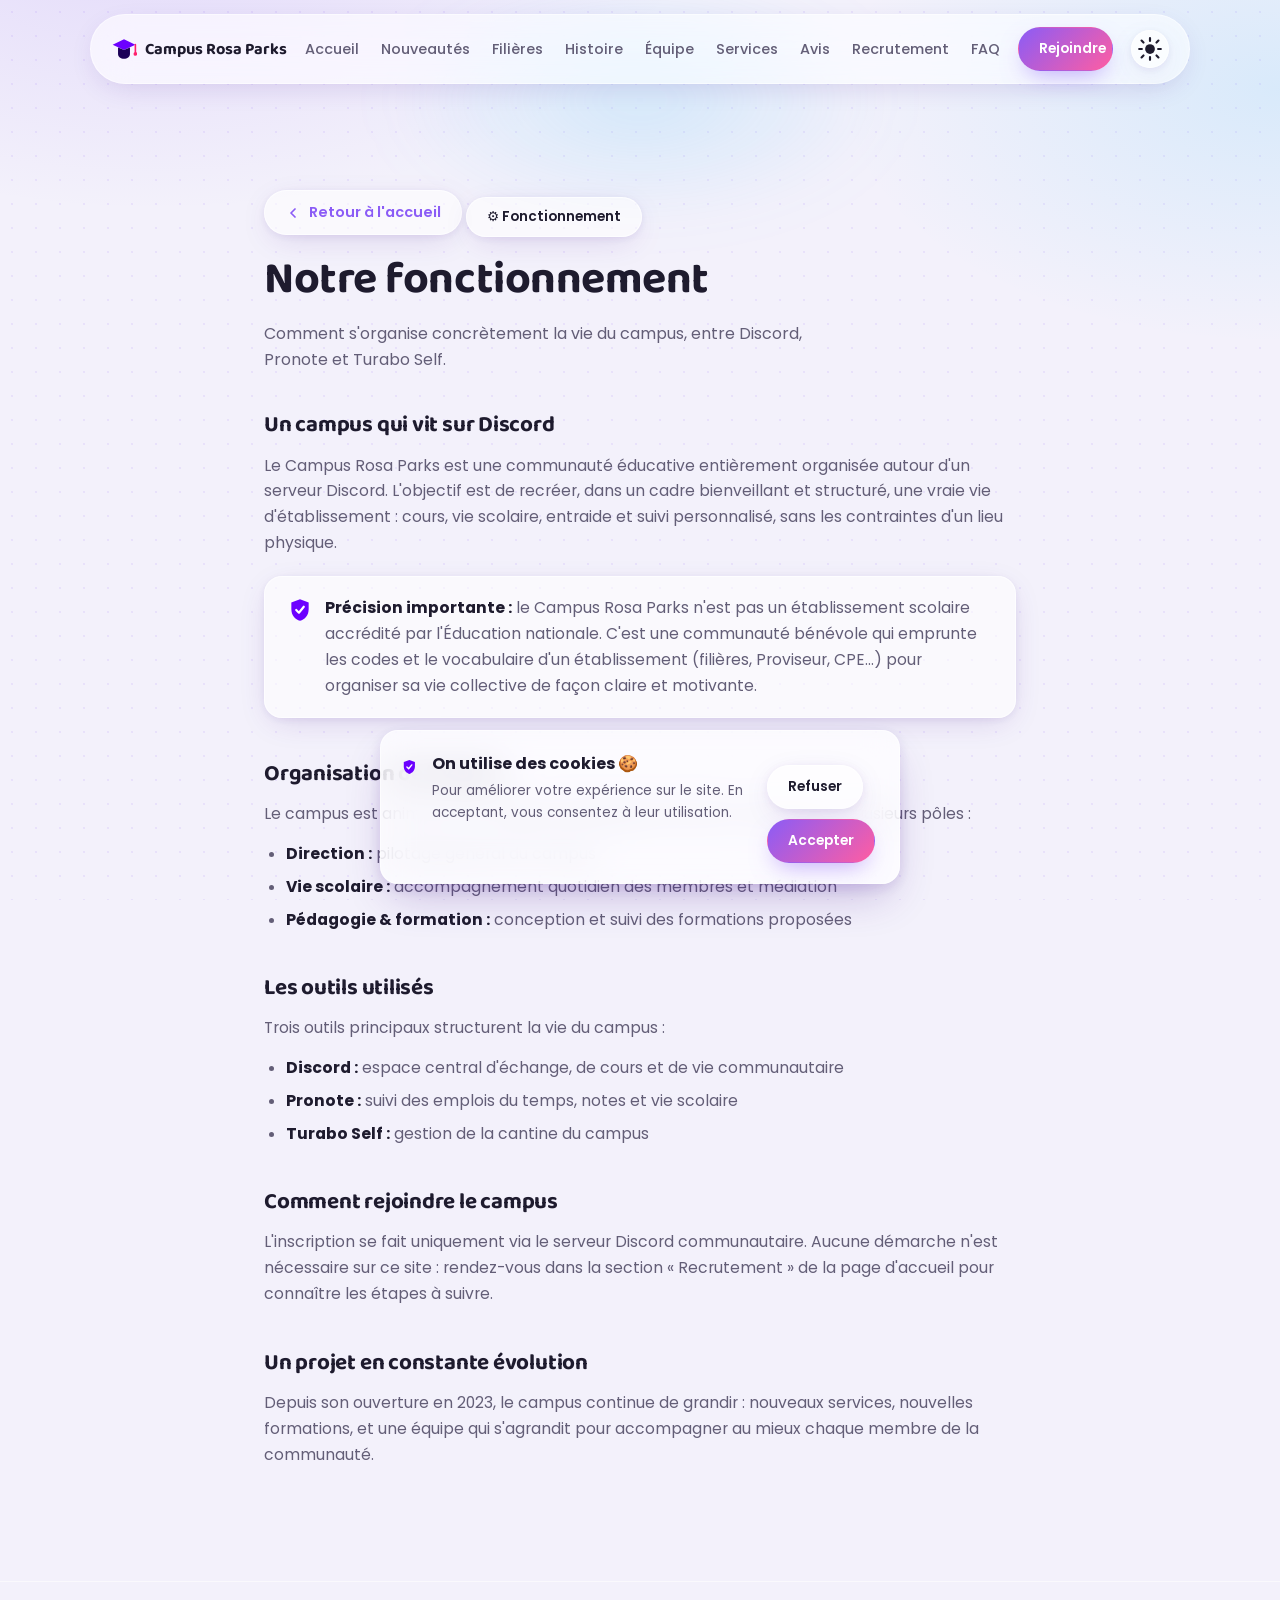
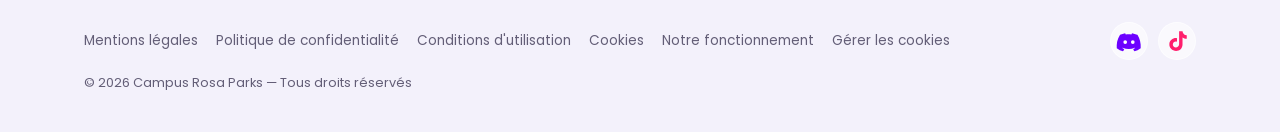
<file: fonctionnement.html>
<!DOCTYPE html>
<html lang="fr">
<head>
<meta charset="UTF-8">
<meta name="viewport" content="width=device-width, initial-scale=1, viewport-fit=cover">
<title>Notre fonctionnement — Campus Rosa Parks</title>
<meta name="description" content="Comment fonctionne le Campus Rosa Parks : organisation, équipe et outils utilisés au quotidien.">
<link rel="preconnect" href="https://fonts.googleapis.com">
<link rel="preconnect" href="https://fonts.gstatic.com" crossorigin>
<link href="https://fonts.googleapis.com/css2?family=Baloo+2:wght@500;600;700;800&family=Poppins:wght@400;500;600;700&display=swap" rel="stylesheet">
<style>
/* =========================================================
   CAMPUS ROSA PARKS — DESIGN SYSTEM v2 (Glassmorphism)
   ========================================================= */

:root{
  /* Palette — dégradés doux */
  --sun:#FFC857;
  --tang:#FF8A5B;
  --pink:#FF5DA2;
  --purple:#8B5CF6;
  --deep:#4C1D95;
  --blue:#38BDF8;
  --green:#34D399;
  --ink:#1E1B2E;
  --paper:#F3F1FB;
  --paper-2:#FFFFFF;
  --muted:#635E77;
  --line:rgba(30,27,46,.12);
  --nav-bg:rgba(255,255,255,.6);
  --nav-border:rgba(255,255,255,.5);
  --dot:rgba(139,92,246,.10);

  /* Glass tokens */
  --glass-bg:rgba(255,255,255,.55);
  --glass-bg-2:rgba(255,255,255,.72);
  --glass-border:rgba(255,255,255,.6);
  --glass-shadow:0 8px 32px -8px rgba(76,29,149,.18), 0 2px 8px rgba(76,29,149,.08);
  --glass-shadow-hover:0 20px 44px -12px rgba(76,29,149,.30), 0 4px 14px rgba(76,29,149,.12);
  --blur:18px;

  /* Type */
  --font-display:'Baloo 2', system-ui, sans-serif;
  --font-body:'Poppins', system-ui, -apple-system, sans-serif;

  /* Radii & ombres */
  --r-sm:10px;
  --r-md:18px;
  --r-lg:26px;
  --r-pill:999px;
  --bw:1px;
  --shadow-sm:var(--glass-shadow);
  --shadow-md:var(--glass-shadow-hover);
  --shadow-lg:0 30px 60px -16px rgba(76,29,149,.35);

  --ease:cubic-bezier(.16,1,.3,1);
}

@media (prefers-color-scheme: dark){
  :root:not([data-theme="light"]){
    --paper:#0E0B1C;
    --paper-2:#171329;
    --ink:#F1EEFB;
    --muted:#A79FC9;
    --line:rgba(241,238,251,.10);
    --nav-bg:rgba(23,19,41,.55);
    --nav-border:rgba(255,255,255,.08);
    --dot:rgba(139,92,246,.16);
    --glass-bg:rgba(255,255,255,.05);
    --glass-bg-2:rgba(255,255,255,.08);
    --glass-border:rgba(255,255,255,.1);
    --glass-shadow:0 8px 32px -8px rgba(0,0,0,.5);
    --glass-shadow-hover:0 20px 50px -12px rgba(0,0,0,.6);
  }
}
:root[data-theme="dark"]{
  --paper:#0E0B1C;
  --paper-2:#171329;
  --ink:#F1EEFB;
  --muted:#A79FC9;
  --line:rgba(241,238,251,.10);
  --nav-bg:rgba(23,19,41,.55);
  --nav-border:rgba(255,255,255,.08);
  --dot:rgba(139,92,246,.16);
  --glass-bg:rgba(255,255,255,.05);
  --glass-bg-2:rgba(255,255,255,.08);
  --glass-border:rgba(255,255,255,.1);
  --glass-shadow:0 8px 32px -8px rgba(0,0,0,.5);
  --glass-shadow-hover:0 20px 50px -12px rgba(0,0,0,.6);
}

/* ---------- Reset ---------- */
*,*::before,*::after{box-sizing:border-box;}
html,body{margin:0; padding:0;}
html{scroll-behavior:smooth; scroll-padding-top:130px;}
body{
  background:
    radial-gradient(900px 500px at 12% -10%, rgba(139,92,246,.16), transparent 60%),
    radial-gradient(800px 460px at 100% 10%, rgba(56,189,248,.14), transparent 55%),
    radial-gradient(var(--dot) 1.4px, transparent 1.4px) 0 0/24px 24px,
    var(--paper);
  background-attachment:fixed;
  color:var(--ink);
  font-family:var(--font-body);
  padding-top:env(safe-area-inset-top,0px);
  padding-bottom:env(safe-area-inset-bottom,0px);
  overflow-x:hidden;
}
h1,h2,h3{font-family:var(--font-display); line-height:1.12; margin:0; letter-spacing:-.01em;}
p{margin:0; color:var(--muted); line-height:1.65;}
a{color:inherit; text-decoration:none;}
button{font-family:inherit; cursor:pointer;}
img{max-width:100%; display:block;}
.wrap{max-width:1160px; margin:0 auto; padding:0 24px;}
::selection{background:var(--purple); color:#fff;}

/* ---------- Icons ---------- */
.icon{width:22px; height:22px; display:inline-block; vertical-align:middle;}
.icon-xs{width:16px; height:16px;}
.icon-sm{width:26px; height:26px;}
.icon-md{width:32px; height:32px;}
.icon-lg{width:44px; height:44px;}

/* ---------- Glass base (mixin-like, reused via multiple selectors) ---------- */
.float-card,.value-card,.filiere-card,.bento-card,.member-card,.svc-card,.quick-card,
.review-card,.step,.news-card,.faq-item,.timeline-item b,.cookie-banner,.refused-box,
.back-to-top,.theme-toggle,.nav-inner,.legal-note,.status,.role-tag{
  backdrop-filter:blur(var(--blur)) saturate(160%);
  -webkit-backdrop-filter:blur(var(--blur)) saturate(160%);
}

/* ---------- Buttons ---------- */
.btn{
  display:inline-flex; align-items:center; gap:8px;
  padding:15px 28px; border-radius:var(--r-pill);
  font-weight:600; font-size:.96rem; border:1px solid transparent;
  transition:transform .35s var(--ease), box-shadow .35s var(--ease), background .35s var(--ease), filter .35s var(--ease);
  position:relative; overflow:hidden;
}
.btn-sm{padding:11px 20px; font-size:.86rem;}
.btn-primary{
  background:linear-gradient(135deg, var(--purple), var(--pink));
  color:#fff;
  box-shadow:0 10px 24px -8px rgba(139,92,246,.55);
}
.btn-primary:hover{transform:translateY(-3px); box-shadow:0 16px 34px -8px rgba(139,92,246,.65); filter:brightness(1.06);}
.btn-primary:active{transform:translateY(-1px) scale(.98);}
.btn-ghost{
  background:var(--glass-bg); color:var(--ink); border:1px solid var(--glass-border);
  box-shadow:var(--glass-shadow);
}
.btn-ghost:hover{transform:translateY(-3px); box-shadow:var(--glass-shadow-hover); background:var(--glass-bg-2);}
.btn-ghost:active{transform:translateY(-1px) scale(.98);}

/* ---------- Reveal-on-scroll ---------- */
.reveal{transition:opacity .8s var(--ease), transform .8s var(--ease);}

/* =========================================================
   NAVIGATION — capsule flottante en verre
   ========================================================= */
.nav-float{
  position:fixed; top:14px; left:0; right:0; z-index:200;
  padding-top:env(safe-area-inset-top,0px);
  display:flex; justify-content:center; padding-left:16px; padding-right:16px;
}
.nav-inner{
  width:100%; max-width:1100px;
  display:flex; align-items:center; justify-content:space-between; gap:18px;
  background:var(--nav-bg);
  border:1px solid var(--nav-border);
  border-radius:var(--r-pill);
  padding:12px 20px;
  box-shadow:0 8px 30px -10px rgba(76,29,149,.20);
  transition:box-shadow .3s var(--ease), background .3s var(--ease), transform .3s var(--ease);
}
.nav-float.scrolled .nav-inner{box-shadow:0 14px 40px -10px rgba(76,29,149,.30); transform:translateY(2px);}
.brand{display:flex; align-items:center; gap:8px; font-family:var(--font-display); font-weight:700; font-size:1.02rem; white-space:nowrap;}
.nav-links{display:flex; gap:22px;}
.nav-links a{font-size:.9rem; font-weight:500; color:var(--muted); transition:color .25s;}
.nav-links a:hover{color:var(--purple);}
.nav-cta{white-space:nowrap;}
.nav-burger{display:none; background:none; border:none; color:var(--ink); padding:6px;}
.theme-toggle{
  display:flex; align-items:center; justify-content:center; flex-shrink:0;
  width:38px; height:38px; border-radius:50%; border:1px solid var(--glass-border);
  background:var(--glass-bg); color:var(--ink); padding:0; box-shadow:var(--glass-shadow);
  transition:transform .35s var(--ease), box-shadow .35s var(--ease), background .3s ease;
}
.theme-toggle:hover{transform:translateY(-2px) rotate(-12deg); background:var(--glass-bg-2);}
.theme-toggle .icon-moon{display:none;}
:root[data-theme="dark"] .theme-toggle .icon-sun{display:none;}
:root[data-theme="dark"] .theme-toggle .icon-moon{display:block;}

@media (max-width:900px){
  .nav-links{
    position:fixed; top:96px; left:16px; right:16px;
    background:var(--glass-bg-2); border:1px solid var(--glass-border); border-radius:var(--r-md); box-shadow:var(--glass-shadow-hover);
    flex-direction:column; padding:18px; gap:14px; backdrop-filter:blur(24px) saturate(160%);
    transform:translateY(-14px) scale(.97); opacity:0; pointer-events:none; transition:.35s var(--ease);
  }
  .nav-links.open{transform:translateY(0) scale(1); opacity:1; pointer-events:auto;}
  .nav-cta{display:none;}
  .nav-burger{display:block;}
}

/* =========================================================
   HERO
   ========================================================= */
.hero{
  position:relative; padding:200px 24px 200px; overflow:hidden;
  text-align:center; isolation:isolate;
}
.blob{
  position:absolute; border-radius:50%; filter:blur(60px); opacity:.55; z-index:-1;
  animation:blob-float 14s var(--ease) infinite alternate;
}
.blob-a{width:360px; height:360px; top:-120px; right:-80px; background:radial-gradient(circle at 30% 30%, var(--purple), transparent 70%); animation-delay:0s;}
.blob-b{width:320px; height:320px; bottom:-140px; left:-100px; background:radial-gradient(circle at 30% 30%, var(--blue), transparent 70%); animation-delay:-4s;}
.blob-c{width:260px; height:260px; top:40%; left:50%; background:radial-gradient(circle at 30% 30%, var(--pink), transparent 70%); animation-delay:-8s; opacity:.4;}
@keyframes blob-float{
  0%{transform:translate(0,0) scale(1);}
  100%{transform:translate(30px,-24px) scale(1.12);}
}
.hero::before,.hero::after{content:none;}
.hero-content{max-width:720px; margin:0 auto;}
.badge{
  display:inline-block; background:var(--glass-bg); color:var(--ink); border:1px solid var(--glass-border);
  padding:9px 20px; border-radius:var(--r-pill); font-size:.85rem; font-weight:600;
  margin-bottom:24px; box-shadow:var(--glass-shadow);
  animation:fade-down .8s var(--ease) both;
}
@keyframes fade-down{from{opacity:0; transform:translateY(-10px);} to{opacity:1; transform:translateY(0);}}
.hero h1{font-size:clamp(2.4rem,6vw,4.2rem); font-weight:700; letter-spacing:-.02em;}
.text-gradient{
  background:linear-gradient(120deg, var(--purple), var(--pink), var(--blue), var(--purple));
  background-size:300% auto;
  -webkit-background-clip:text; background-clip:text; color:transparent;
  animation:gradient-shift 6s ease infinite;
}
@keyframes gradient-shift{
  0%{background-position:0% 50%;} 50%{background-position:100% 50%;} 100%{background-position:0% 50%;}
}
.hero .lede{max-width:52ch; margin:22px auto 0; font-size:1.1rem;}
.hero-actions{display:flex; gap:14px; justify-content:center; margin-top:34px; flex-wrap:wrap;}

.hero-cards{
  position:relative; max-width:900px; margin:74px auto 0;
  display:flex; justify-content:center; gap:22px; flex-wrap:wrap;
}
.float-card{
  background:var(--glass-bg); border:1px solid var(--glass-border); border-radius:var(--r-md); box-shadow:var(--glass-shadow);
  padding:18px 26px; display:flex; align-items:center; gap:14px; text-align:left;
  animation:float-card 6s ease-in-out infinite;
  transition:box-shadow .35s var(--ease), transform .35s var(--ease);
}
.float-card:hover{box-shadow:var(--glass-shadow-hover);}
.float-card div{display:flex; flex-direction:column;}
.float-card b{font-family:var(--font-display); font-size:1.5rem;}
.float-card span{font-size:.8rem; color:var(--muted);}
.fc-1{animation-delay:0s;}
.fc-2{transform:translateY(18px); animation-delay:-2s;}
.fc-3{animation-delay:-4s;}
@keyframes float-card{
  0%,100%{transform:translateY(0);}
  50%{transform:translateY(-14px);}
}

/* =========================================================
   SECTIONS
   ========================================================= */
.section{padding:110px 0; position:relative;}
.section.alt{background:transparent;}
.section.first{padding-top:200px;}
.section.first::before{
  content:""; position:absolute; top:-40px; left:50%; width:600px; height:280px; transform:translateX(-50%);
  background:radial-gradient(ellipse at center, rgba(139,92,246,.20), transparent 70%);
  filter:blur(30px); z-index:-1; pointer-events:none;
}
.legal-hero::before{
  content:""; position:absolute; top:-20px; left:50%; width:520px; height:240px; transform:translateX(-50%);
  background:radial-gradient(ellipse at center, rgba(56,189,248,.18), transparent 70%);
  filter:blur(30px); z-index:-1; pointer-events:none;
}
.section-head{display:flex; align-items:flex-start; gap:22px; margin-bottom:52px; max-width:760px;}
.section-head h2{font-size:clamp(1.8rem,3.6vw,2.5rem); font-weight:700; margin-bottom:10px;}
.icon-badge{
  width:64px; height:64px; border-radius:22px; flex-shrink:0;
  display:flex; align-items:center; justify-content:center; box-shadow:var(--glass-shadow);
  transition:transform .4s var(--ease);
}
.icon-badge .icon{width:32px; height:32px;}
.grad-purple{background:linear-gradient(135deg,#8B5CF6,#4C1D95); color:#fff; box-shadow:0 12px 26px -8px rgba(139,92,246,.55);}
.grad-blue{background:linear-gradient(135deg,#38BDF8,#4C1D95); color:#fff; box-shadow:0 12px 26px -8px rgba(56,189,248,.5);}
.grad-pink{background:linear-gradient(135deg,#FF5DA2,#FF8A5B); color:#fff; box-shadow:0 12px 26px -8px rgba(255,93,162,.5);}
.grad-green{background:linear-gradient(135deg,#34D399,#38BDF8); color:#fff; box-shadow:0 12px 26px -8px rgba(52,211,153,.5);}
.grad-orange{background:linear-gradient(135deg,#FFC857,#FF8A5B); color:#fff; box-shadow:0 12px 26px -8px rgba(255,200,87,.5);}
.grad-muted{background:var(--glass-bg); color:var(--muted); border:1px solid var(--glass-border); box-shadow:none;}

/* ---- Texte long & valeurs ---- */
.text-block{max-width:74ch; display:flex; flex-direction:column; gap:16px; margin-bottom:36px;}
.text-block p{font-size:1rem;}
.sub-title{font-size:1.3rem; font-weight:700; margin:44px 0 20px;}
.values-grid{display:grid; grid-template-columns:repeat(4,1fr); gap:18px;}
.value-card{
  background:var(--glass-bg); border:1px solid var(--glass-border); border-radius:var(--r-md);
  padding:22px; display:flex; flex-direction:column; gap:8px; align-items:flex-start;
  box-shadow:var(--glass-shadow);
  transition:transform .4s var(--ease), box-shadow .4s var(--ease), background .4s var(--ease);
}
.value-card:hover{transform:translateY(-6px); box-shadow:var(--glass-shadow-hover); background:var(--glass-bg-2);}
.value-card b{font-size:1rem;}
.value-card p{font-size:.86rem;}

/* ---- Filières ---- */
.filiere-grid{display:grid; grid-template-columns:repeat(2,1fr); gap:20px;}
.filiere-card{
  background:var(--glass-bg); border:1px solid var(--glass-border); border-radius:var(--r-lg);
  padding:26px 28px; display:flex; flex-direction:column; gap:14px; box-shadow:var(--glass-shadow);
  transition:transform .4s var(--ease), box-shadow .4s var(--ease), background .4s var(--ease);
}
.filiere-card:hover{transform:translateY(-6px); box-shadow:var(--glass-shadow-hover); background:var(--glass-bg-2);}
.filiere-card-head{display:flex; align-items:center; gap:12px;}
.filiere-card-head .icon-badge{width:44px; height:44px; border-radius:16px;}
.filiere-card-head .icon-badge .icon{width:22px; height:22px;}
.filiere-card-head b{font-family:var(--font-display); font-size:1.08rem;}
.filiere-list{list-style:none; margin:0; padding:0; display:flex; flex-direction:column; gap:8px;}
.filiere-list li{
  font-size:.92rem; color:var(--ink); display:flex; align-items:center; gap:10px;
  padding:9px 12px; border-radius:var(--r-sm); background:rgba(255,255,255,.35); border:1px solid var(--glass-border);
}
:root[data-theme="dark"] .filiere-list li{background:rgba(255,255,255,.04);}
.filiere-list li .icon{width:8px; height:8px; border-radius:50%; background:var(--purple); flex-shrink:0;}

/* ---- Frise chronologique ---- */
.timeline{position:relative; display:flex; flex-direction:column; gap:34px; padding-left:30px; border-left:2px solid transparent;
  border-image:linear-gradient(var(--purple),var(--blue)) 1;}
.timeline-item{position:relative;}
.timeline-dot{
  position:absolute; left:-38px; top:0; width:16px; height:16px; border-radius:50%;
  background:linear-gradient(135deg,var(--purple),var(--pink)); box-shadow:0 0 0 4px var(--glass-bg), 0 0 14px rgba(139,92,246,.6);
}
.timeline-item b{display:block; font-size:1.02rem; margin-bottom:4px; backdrop-filter:none;}
.timeline-item p{font-size:.92rem; max-width:60ch;}

/* ---- Bento (Qui sommes-nous) ---- */
.bento{display:grid; grid-template-columns:repeat(3,1fr); gap:20px;}
.bento-card{
  background:var(--glass-bg); border:1px solid var(--glass-border); border-radius:var(--r-lg);
  padding:30px; text-align:center; display:flex; flex-direction:column; align-items:center; gap:8px;
  box-shadow:var(--glass-shadow); transition:transform .4s var(--ease), box-shadow .4s var(--ease);
}
.bento-card:hover{transform:translateY(-8px); box-shadow:var(--glass-shadow-hover);}
.bento-card .icon-lg{margin-bottom:6px;}
.bento-card b{font-family:var(--font-display); font-size:2.2rem;}
.bento-card span{color:var(--muted); font-size:.92rem;}

/* ---- Équipe ---- */
.team-group{margin-bottom:44px;}
.team-group h3{
  display:flex; align-items:center; gap:8px; font-size:1rem; font-weight:600;
  color:var(--purple); margin-bottom:18px;
}
.team-grid{display:grid; grid-template-columns:repeat(3,1fr); gap:18px;}
.member-card{
  background:var(--glass-bg); border:1px solid var(--glass-border); border-radius:var(--r-md);
  padding:24px; display:flex; flex-direction:column; gap:6px; align-items:flex-start; box-shadow:var(--glass-shadow);
  transition:transform .4s var(--ease), box-shadow .4s var(--ease);
}
.member-card:hover{transform:translateY(-6px); box-shadow:var(--glass-shadow-hover);}
.member-card.wide{grid-column:span 2;}
.member-card.empty{opacity:.6;}
.avatar{
  width:46px; height:46px; border-radius:16px; color:#fff; font-weight:700; font-size:.85rem;
  display:flex; align-items:center; justify-content:center; margin-bottom:6px;
}
.avatar.sm{width:34px; height:34px; margin:0;}
.member-card b{font-size:1rem;}
.role-tag{
  font-size:.76rem; color:var(--muted); background:rgba(255,255,255,.4); border:1px solid var(--glass-border);
  padding:4px 12px; border-radius:var(--r-pill);
}
:root[data-theme="dark"] .role-tag{background:rgba(255,255,255,.05);}
.member-card a{font-size:.86rem; color:var(--blue);}
.member-card a:hover{color:var(--pink);}
.member-card .na{font-size:.86rem; color:var(--muted);}

/* ---- Services ---- */
.svc-grid{display:grid; grid-template-columns:repeat(3,1fr); gap:20px;}
.svc-card{
  background:var(--glass-bg); border:1px solid var(--glass-border); border-radius:var(--r-lg);
  padding:30px; display:flex; flex-direction:column; gap:10px; align-items:flex-start; box-shadow:var(--glass-shadow);
  transition:transform .4s var(--ease), box-shadow .4s var(--ease), border-color .4s var(--ease);
}
.svc-card:hover{transform:translateY(-8px); box-shadow:var(--glass-shadow-hover); border-color:var(--purple);}
.svc-card b{font-family:var(--font-display); font-size:1.2rem;}
.svc-card p{font-size:.9rem;}
.svc-card.soon{opacity:.6;}
.status{font-size:.76rem; font-weight:700; padding:5px 14px; border-radius:var(--r-pill); border:1px solid var(--glass-border);}
.status.ok{background:linear-gradient(135deg,var(--green),var(--blue)); color:#fff; border:none;}
.status.wait{background:var(--glass-bg); color:var(--muted);}

/* ---- Avis / carrousel ---- */
.carousel{max-width:640px; margin:0 auto;}
.carousel-track{display:flex; transition:transform .6s var(--ease);}
.carousel-slide{min-width:100%; padding:4px;}
.review-card{
  background:var(--glass-bg); border:1px solid var(--glass-border); border-radius:var(--r-lg);
  padding:36px; text-align:center; box-shadow:var(--glass-shadow);
}
.review-card.invite{display:flex; flex-direction:column; align-items:center; gap:14px;}
.stars{display:flex; gap:4px; justify-content:center; color:var(--sun); margin-bottom:14px;}
.review-card p{font-family:var(--font-display); font-size:1.15rem; color:var(--ink); margin-bottom:18px;}
.who{display:flex; align-items:center; justify-content:center; gap:10px;}
.who b{font-size:.92rem;}
.carousel-controls{display:flex; align-items:center; justify-content:center; gap:18px; margin-top:24px;}
.carousel-controls button{
  width:42px; height:42px; border-radius:50%; border:1px solid var(--glass-border);
  background:var(--glass-bg); display:flex; align-items:center; justify-content:center;
  transition:background .3s ease, color .3s ease, transform .3s var(--ease);
}
.carousel-controls button:hover{background:linear-gradient(135deg,var(--purple),var(--pink)); color:#fff; transform:translateY(-2px);}
.carousel-dots{display:flex; gap:8px;}
.carousel-dots span{width:8px; height:8px; border-radius:50%; background:var(--line); transition:background .3s ease, transform .3s ease;}
.carousel-dots span.active{background:linear-gradient(135deg,var(--purple),var(--pink)); transform:scale(1.3);}

/* ---- Recrutement ---- */
.steps{display:grid; grid-template-columns:repeat(3,1fr); gap:20px; margin-bottom:40px;}
.step{
  position:relative; background:var(--glass-bg); border:1px solid var(--glass-border); border-radius:var(--r-lg);
  padding:32px 26px; display:flex; flex-direction:column; gap:8px; align-items:flex-start; box-shadow:var(--glass-shadow);
  transition:transform .4s var(--ease), box-shadow .4s var(--ease);
}
.step:hover{transform:translateY(-6px); box-shadow:var(--glass-shadow-hover);}
.step-n{
  position:absolute; top:-14px; right:20px; width:32px; height:32px; border-radius:50%;
  background:linear-gradient(135deg,var(--pink),var(--purple)); color:#fff;
  display:flex; align-items:center; justify-content:center; font-weight:700; font-size:.85rem;
  box-shadow:0 6px 16px -4px rgba(139,92,246,.6);
}
.step b{font-size:1.05rem; margin-top:6px;}
.step p{font-size:.9rem;}
.cta-banner{
  background:linear-gradient(135deg,var(--deep),var(--purple),var(--pink)); background-size:200% auto;
  color:#fff; border-radius:var(--r-lg); padding:36px 40px;
  display:flex; align-items:center; justify-content:space-between; gap:24px; flex-wrap:wrap;
  box-shadow:0 20px 44px -14px rgba(76,29,149,.5); animation:gradient-shift 8s ease infinite;
}
.cta-banner b{font-family:var(--font-display); font-size:1.2rem; display:block; margin-bottom:6px;}
.cta-banner p{color:rgba(255,255,255,.78);}

/* ---- FAQ ---- */
.faq-list{max-width:760px; display:flex; flex-direction:column; gap:12px;}
.faq-item{
  border-bottom:none; background:var(--glass-bg); border:1px solid var(--glass-border);
  border-radius:var(--r-md); box-shadow:var(--glass-shadow); overflow:hidden;
  transition:box-shadow .3s var(--ease);
}
.faq-item.open{box-shadow:var(--glass-shadow-hover);}
.faq-q{
  width:100%; background:none; border:none; text-align:left; padding:20px 22px;
  display:flex; justify-content:space-between; align-items:center; font-weight:600; font-size:1rem; color:var(--ink);
}
.faq-q .icon{transition:transform .35s var(--ease); color:var(--muted);}
.faq-item.open .faq-q .icon{transform:rotate(180deg); color:var(--purple);}
.faq-a{max-height:0; overflow:hidden; transition:max-height .4s var(--ease);}
.faq-a p{padding:0 22px 20px;}

/* =========================================================
   FOOTER
   ========================================================= */
footer{border-top:1px solid var(--glass-border); padding:40px 0; position:relative;}
.footer-inner{display:flex; flex-direction:row; align-items:center; justify-content:space-between; flex-wrap:wrap; gap:14px;}
.footer-inner .footer-base{order:3; width:100%;}
.footer-links{display:flex; gap:18px; flex-wrap:wrap; align-items:center;}
.footer-links a, .link-btn{font-size:.85rem; color:var(--muted); background:none; border:none; padding:0; transition:color .25s;}
.footer-links a:hover, .link-btn:hover{color:var(--pink);}
.footer-base{font-size:.8rem; color:var(--muted);}
.footer-social{display:flex; gap:10px;}
.footer-social a{
  width:38px; height:38px; border-radius:50%; border:1px solid var(--glass-border);
  background:var(--glass-bg); display:flex; align-items:center; justify-content:center;
  color:var(--muted); transition:transform .35s var(--ease), color .3s ease, background .3s ease;
}
.footer-social a:hover{transform:translateY(-4px); color:#fff; background:linear-gradient(135deg,var(--purple),var(--pink));}
@media (max-width:640px){.footer-inner{flex-direction:column; align-items:flex-start;}}

/* =========================================================
   COOKIES
   ========================================================= */
.cookie-banner{
  position:fixed; left:16px; right:16px; bottom:calc(16px + env(safe-area-inset-bottom,0px));
  max-width:520px; margin:0 auto; z-index:300;
  background:var(--glass-bg-2); border:1px solid var(--glass-border); border-radius:var(--r-md);
  box-shadow:var(--glass-shadow-hover); padding:20px; display:flex; gap:14px; align-items:flex-start;
  animation:fade-up .5s var(--ease) both;
}
@keyframes fade-up{from{opacity:0; transform:translateY(20px);} to{opacity:1; transform:translateY(0);}}
.cookie-text b{display:block; margin-bottom:4px;}
.cookie-text p{font-size:.85rem;}
.cookie-actions{display:flex; gap:10px; margin-top:14px; flex-wrap:wrap;}
@media (max-width:520px){.cookie-banner{flex-direction:column;}}

.refused-overlay{
  display:none; position:fixed; inset:0; z-index:400; background:rgba(10,7,20,.55);
  align-items:center; justify-content:center; padding:24px; backdrop-filter:blur(10px);
}
.refused-box{
  background:var(--glass-bg-2); border:1px solid var(--glass-border); border-radius:var(--r-lg); padding:40px;
  max-width:380px; text-align:center; box-shadow:var(--glass-shadow-hover);
  animation:fade-up .4s var(--ease) both;
}
.refused-box h3{margin:14px 0 8px; font-size:1.3rem;}
.refused-box p{margin-bottom:20px; font-size:.92rem;}

/* =========================================================
   BACK TO TOP
   ========================================================= */
.back-to-top{
  position:fixed; right:20px; bottom:calc(20px + env(safe-area-inset-bottom,0px));
  width:48px; height:48px; border-radius:50%; border:1px solid var(--glass-border); z-index:150;
  background:linear-gradient(135deg,var(--purple),var(--pink)); color:#fff;
  display:flex; align-items:center; justify-content:center;
  box-shadow:0 10px 26px -8px rgba(139,92,246,.6); cursor:pointer;
  opacity:0; transform:translateY(12px) scale(.9); pointer-events:none;
  transition:opacity .3s var(--ease), transform .3s var(--ease);
}
.back-to-top.visible{opacity:1; transform:translateY(0) scale(1); pointer-events:auto;}
.back-to-top:hover{transform:translateY(-4px) scale(1.05);}
.back-to-top .icon{transform:rotate(-90deg);}

/* ---- Ajouts : pages dediees ---- */
.section-head .icon-badge, .quick-card .icon-badge{transition:transform .4s var(--ease);}
.filiere-card:hover .icon-badge, .svc-card:hover .icon-badge, .bento-card:hover .icon-lg,
.member-card:hover .avatar, .quick-card:hover .icon-badge{transform:rotate(-8deg) scale(1.1);}

main{animation:page-in .7s var(--ease) both;}
@keyframes page-in{from{opacity:0; transform:translateY(14px);} to{opacity:1; transform:translateY(0);}}

.nav-links a{position:relative;}
.nav-links a::after{
  content:""; position:absolute; left:0; right:100%; bottom:-4px; height:2px; border-radius:2px;
  background:linear-gradient(90deg,var(--purple),var(--pink)); transition:right .3s var(--ease);
}
.nav-links a:hover::after{right:0;}

.section.first{padding-top:200px;}
.back-home{display:inline-flex; align-items:center; gap:8px; margin-bottom:8px; color:var(--purple); font-weight:600; font-size:.9rem; transition:gap .3s var(--ease);}
.back-home:hover{gap:12px;}
.back-home .icon{transform:rotate(180deg); width:16px; height:16px;}

.quick-links{display:grid; grid-template-columns:repeat(3,1fr); gap:20px;}
.quick-card{
  background:var(--glass-bg); border:1px solid var(--glass-border); border-radius:var(--r-lg);
  padding:26px; display:flex; flex-direction:column; gap:10px; align-items:flex-start; box-shadow:var(--glass-shadow);
  transition:transform .4s var(--ease), box-shadow .4s var(--ease), border-color .4s var(--ease);
}
.quick-card:hover{transform:translateY(-8px); box-shadow:var(--glass-shadow-hover); border-color:var(--purple);}
.quick-card b{font-family:var(--font-display); font-size:1.1rem;}
.quick-card p{font-size:.88rem;}
.quick-card .go{font-size:.86rem; font-weight:600; color:var(--purple); display:inline-flex; align-items:center; gap:6px; transition:gap .3s var(--ease);}
.quick-card:hover .go{gap:10px;}
@media (max-width:900px){.quick-links{grid-template-columns:1fr 1fr;}}
@media (max-width:640px){.quick-links{grid-template-columns:1fr;}}

/* =========================================================
   Bandeau d'annonces défilant
   ========================================================= */
.ticker{
  position:fixed; top:0; left:0; right:0; z-index:199;
  background:var(--glass-bg-2); color:var(--ink); overflow:hidden; white-space:nowrap;
  border-bottom:1px solid var(--glass-border); backdrop-filter:blur(16px) saturate(160%);
}
.ticker-track{
  display:inline-flex; align-items:center; gap:48px; padding:8px 0;
  animation:ticker-scroll 26s linear infinite;
}
.ticker-track span{display:inline-flex; align-items:center; gap:10px; font-size:.82rem; font-weight:600; letter-spacing:.01em;}
.ticker-track span b{background:linear-gradient(90deg,var(--purple),var(--pink)); -webkit-background-clip:text; background-clip:text; color:transparent;}
@keyframes ticker-scroll{
  0%{transform:translateX(0);}
  100%{transform:translateX(-50%);}
}

.new-flag{
  display:inline-flex; align-items:center; gap:6px; background:linear-gradient(135deg,var(--pink),var(--purple)); color:#fff;
  border:none; border-radius:var(--r-pill); padding:4px 12px;
  font-size:.72rem; font-weight:700; text-transform:uppercase; letter-spacing:.04em;
}
.news-grid{display:grid; grid-template-columns:repeat(4,1fr); gap:18px;}
.news-card{
  position:relative; background:var(--glass-bg); border:1px solid var(--glass-border); border-radius:var(--r-lg);
  padding:26px 22px; display:flex; flex-direction:column; gap:10px; align-items:flex-start;
  box-shadow:var(--glass-shadow); transition:transform .4s var(--ease), box-shadow .4s var(--ease);
}
.news-card:hover{transform:translateY(-6px); box-shadow:var(--glass-shadow-hover);}
.news-card .new-flag{position:absolute; top:-12px; right:16px;}
.news-card b{font-family:var(--font-display); font-size:1.05rem;}
.news-card p{font-size:.86rem;}
.news-year{
  display:inline-flex; align-items:center; justify-content:center; width:40px; height:40px;
  border-radius:14px; background:linear-gradient(135deg,var(--green),var(--blue));
  font-family:var(--font-display); font-weight:700; font-size:.85rem; color:#fff;
}
@media (max-width:900px){.news-grid{grid-template-columns:1fr 1fr;}}
@media (max-width:640px){.news-grid{grid-template-columns:1fr;}}

/* =========================================================
   RESPONSIVE
   ========================================================= */
@media (max-width:900px){
  .bento, .svc-grid, .steps, .team-grid{grid-template-columns:1fr 1fr;}
  .values-grid, .filiere-grid{grid-template-columns:1fr 1fr;}
  .member-card.wide{grid-column:span 2;}
}
@media (max-width:640px){
  .hero{padding:170px 20px 200px;}
  .bento, .svc-grid, .steps, .team-grid{grid-template-columns:1fr;}
  .values-grid, .filiere-grid{grid-template-columns:1fr;}
  .member-card.wide{grid-column:span 1;}
  .section-head{flex-direction:column;}
  .cta-banner{flex-direction:column; align-items:flex-start;}
}

/* Respect des préférences de mouvement réduit */
@media (prefers-reduced-motion: reduce){
  *{animation-duration:.01ms !important; animation-iteration-count:1 !important; transition-duration:.01ms !important;}
}

</style>
<style>
.legal-hero{padding:190px 0 20px; position:relative;}
.legal-hero .wrap{max-width:800px;}
.legal-hero .badge{margin-bottom:18px;}
.legal-hero h1{font-size:clamp(2rem,5vw,2.8rem); font-weight:700;}
.legal-hero .lede{margin-top:16px; max-width:60ch;}
.legal-body{padding:20px 0 100px;}
.legal-body .wrap{max-width:800px;}
.legal-body h2{font-family:var(--font-display); font-size:1.4rem; font-weight:700; margin:44px 0 14px;}
.legal-body h2:first-child{margin-top:0;}
.legal-body p{margin-bottom:14px; font-size:.98rem;}
.legal-body ul{margin:0 0 14px; padding-left:22px; color:var(--muted);}
.legal-body li{margin-bottom:8px; font-size:.98rem; line-height:1.6;}
.legal-body strong{color:var(--ink);}
.legal-note{
  background:var(--glass-bg); border:1px solid var(--glass-border); border-radius:var(--r-md);
  padding:18px 22px; font-size:.9rem; margin:20px 0 30px; display:flex; gap:12px; align-items:flex-start;
  box-shadow:var(--glass-shadow); color:var(--ink);
}
.legal-note .icon{flex-shrink:0; margin-top:2px;}
.back-home{display:inline-flex; align-items:center; gap:8px; margin-bottom:18px;}
.back-home .icon{transform:rotate(180deg); width:16px; height:16px;}
</style>
</head>
<body>

<svg style="display:none" aria-hidden="true">
  <symbol id="i-cap" viewBox="0 0 48 48">
    <path d="M24 6 L45 16 L24 26 L3 16 Z" fill="#6C00FF"/>
    <path d="M24 26 L13 21 L13 33 C13 38 18 42 24 42 C30 42 35 38 35 33 L35 21 Z" fill="#1B0057"/>
    <line x1="45" y1="16" x2="45" y2="30" stroke="#FF1F6D" stroke-width="3" stroke-linecap="round"/>
    <circle cx="45" cy="33" r="3.4" fill="#FF1F6D"/>
  </symbol>
  <symbol id="i-chat" viewBox="0 0 48 48">
    <path d="M6 10h36a4 4 0 0 1 4 4v16a4 4 0 0 1-4 4H24l-9 8v-8H6a4 4 0 0 1-4-4V14a4 4 0 0 1 4-4Z" fill="#00C2D1"/>
    <circle cx="16" cy="22" r="2.6" fill="#fff"/><circle cx="24" cy="22" r="2.6" fill="#fff"/><circle cx="32" cy="22" r="2.6" fill="#fff"/>
  </symbol>
  <symbol id="i-calendar" viewBox="0 0 48 48">
    <rect x="6" y="10" width="36" height="32" rx="6" fill="#FFD400"/>
    <rect x="6" y="10" width="36" height="10" rx="6" fill="#FF6B00"/>
    <rect x="13" y="26" width="6" height="6" rx="1.5" fill="#fff"/>
    <rect x="21" y="26" width="6" height="6" rx="1.5" fill="#fff"/>
    <rect x="29" y="26" width="6" height="6" rx="1.5" fill="#fff"/>
  </symbol>
  <symbol id="i-chart" viewBox="0 0 48 48">
    <rect x="4" y="4" width="40" height="40" rx="10" fill="#00E6A0"/>
    <rect x="12" y="26" width="6" height="12" rx="2" fill="#fff"/>
    <rect x="21" y="18" width="6" height="20" rx="2" fill="#fff"/>
    <rect x="30" y="10" width="6" height="28" rx="2" fill="#fff"/>
  </symbol>
  <symbol id="i-trophy" viewBox="0 0 48 48">
    <path d="M14 8h20v12a10 10 0 0 1-20 0Z" fill="#FFD400"/>
    <path d="M14 10H6a8 8 0 0 0 8 12" fill="none" stroke="#FF6B00" stroke-width="3"/>
    <path d="M34 10h8a8 8 0 0 1-8 12" fill="none" stroke="#FF6B00" stroke-width="3"/>
    <rect x="20" y="30" width="8" height="6" fill="#FF6B00"/>
    <rect x="14" y="36" width="20" height="6" rx="2" fill="#FF6B00"/>
  </symbol>
  <symbol id="i-bell" viewBox="0 0 48 48">
    <path d="M24 6a4 4 0 0 1 4 4v2c6 2 9 7 9 14v6l4 5H7l4-5v-6c0-7 3-12 9-14v-2a4 4 0 0 1 4-4Z" fill="#FF1F6D"/>
    <path d="M18 37a6 6 0 0 0 12 0Z" fill="#1B0057"/>
  </symbol>
  <symbol id="i-gear" viewBox="0 0 48 48">
    <circle cx="24" cy="24" r="9" fill="#00C2D1"/>
    <path d="M24 4v6M24 38v6M4 24h6M38 24h6M9 9l4.2 4.2M34.8 34.8L39 39M39 9l-4.2 4.2M13.2 34.8L9 39" stroke="#6C00FF" stroke-width="4" stroke-linecap="round"/>
  </symbol>
  <symbol id="i-heart" viewBox="0 0 48 48">
    <path d="M24 42S6 30 6 17a10 10 0 0 1 18-6 10 10 0 0 1 18 6c0 13-18 25-18 25Z" fill="#FF1F6D"/>
  </symbol>
  <symbol id="i-star" viewBox="0 0 48 48">
    <path d="M24 4l5.8 12.3L43 18l-9.5 9.1L35.8 43 24 35.8 12.2 43l2.3-15.9L5 18l13.2-1.7Z" fill="#FFD400"/>
  </symbol>
  <symbol id="i-rocket" viewBox="0 0 48 48">
    <path d="M24 4c8 4 12 12 12 22l-6 6h-12l-6-6c0-10 4-18 12-22Z" fill="#00C2D1"/>
    <circle cx="24" cy="18" r="4" fill="#fff"/>
    <path d="M14 32l-6 10 10-6ZM34 32l6 10-10-6Z" fill="#FF6B00"/>
  </symbol>
  <symbol id="i-book" viewBox="0 0 48 48">
    <path d="M6 8h16a6 6 0 0 1 6 6v26a6 6 0 0 0-6-4H6Z" fill="#00E6A0"/>
    <path d="M42 8H26a6 6 0 0 0-6 6v26a6 6 0 0 1 6-4h16Z" fill="#00C2D1"/>
  </symbol>
  <symbol id="i-mega" viewBox="0 0 48 48">
    <path d="M6 20v8l10 3V17Z" fill="#FF6B00"/>
    <path d="M16 16l22-8v32l-22-8Z" fill="#FF1F6D"/>
    <path d="M14 31l3 10h6l-3-9Z" fill="#1B0057"/>
  </symbol>
  <symbol id="i-shield" viewBox="0 0 48 48">
    <path d="M24 4l16 6v12c0 12-7 19-16 22C15 41 8 34 8 22V10Z" fill="#6C00FF"/>
    <path d="M17 24l5 5 9-11" fill="none" stroke="#fff" stroke-width="4" stroke-linecap="round" stroke-linejoin="round"/>
  </symbol>
  <symbol id="i-people" viewBox="0 0 48 48">
    <circle cx="17" cy="16" r="8" fill="#00C2D1"/>
    <circle cx="33" cy="20" r="6.5" fill="#FF1F6D"/>
    <path d="M4 42c0-10 26-10 26 0Z" fill="#00C2D1"/>
    <path d="M26 42c0-8 20-8 20 0Z" fill="#FF1F6D"/>
  </symbol>
  <symbol id="i-mail" viewBox="0 0 48 48">
    <rect x="4" y="10" width="40" height="28" rx="5" fill="#FFD400"/>
    <path d="M6 12l18 15L42 12" fill="none" stroke="#fff" stroke-width="3.5" stroke-linecap="round" stroke-linejoin="round"/>
  </symbol>
  <symbol id="i-menu" viewBox="0 0 32 32"><path d="M5 9h22M5 16h22M5 23h22" stroke="currentColor" stroke-width="3" stroke-linecap="round"/></symbol>
  <symbol id="i-close" viewBox="0 0 32 32"><path d="M8 8l16 16M24 8L8 24" stroke="currentColor" stroke-width="3" stroke-linecap="round"/></symbol>
  <symbol id="i-arrow" viewBox="0 0 32 32"><path d="M12 8l8 8-8 8" fill="none" stroke="currentColor" stroke-width="3.5" stroke-linecap="round" stroke-linejoin="round"/></symbol>
  <symbol id="i-chevron" viewBox="0 0 32 32"><path d="M9 12l7 8 7-8" fill="none" stroke="currentColor" stroke-width="3" stroke-linecap="round" stroke-linejoin="round"/></symbol>
  <symbol id="i-lock" viewBox="0 0 48 48">
    <rect x="10" y="22" width="28" height="20" rx="5" fill="#1B0057"/>
    <path d="M16 22v-6a8 8 0 0 1 16 0v6" fill="none" stroke="#1B0057" stroke-width="5"/>
    <circle cx="24" cy="32" r="3.4" fill="#fff"/>
  </symbol>
  <symbol id="i-sun" viewBox="0 0 24 24">
    <circle cx="12" cy="12" r="4.5" fill="currentColor"/>
    <g stroke="currentColor" stroke-width="2" stroke-linecap="round">
      <path d="M12 2v2.5M12 19.5V22M4.2 4.2l1.8 1.8M18 18l1.8 1.8M2 12h2.5M19.5 12H22M4.2 19.8l1.8-1.8M18 6l1.8-1.8"/>
    </g>
  </symbol>
  <symbol id="i-moon" viewBox="0 0 24 24">
    <path d="M20 14.5A8.5 8.5 0 1 1 9.5 4a7 7 0 0 0 10.5 10.5Z" fill="currentColor"/>
  </symbol>
  <symbol id="i-discord" viewBox="0 0 48 48">
    <path d="M39 12.5c-3-1.4-6.1-2.4-9.4-3-.4.8-.9 1.8-1.2 2.6-3.5-.5-6.9-.5-10.3 0-.3-.8-.8-1.8-1.2-2.6-3.3.6-6.4 1.6-9.4 3C2 21 .9 29.3 1.4 37.4c3.9 2.9 7.7 4.6 11.4 5.7.9-1.3 1.7-2.6 2.4-4.1-1.3-.5-2.6-1.1-3.8-1.9.3-.2.6-.5.9-.7 7.3 3.4 15.2 3.4 22.4 0 .3.2.6.5.9.7-1.2.7-2.5 1.3-3.8 1.9.7 1.4 1.5 2.8 2.4 4.1 3.7-1.1 7.5-2.8 11.4-5.7.6-9.4-1.6-17.6-6-24.9Z" fill="#6C00FF"/>
    <circle cx="17" cy="26" r="3.4" fill="#fff"/><circle cx="31" cy="26" r="3.4" fill="#fff"/>
  </symbol>
  <symbol id="i-tiktok" viewBox="0 0 48 48">
    <path d="M28 6h6.2c.4 3.9 3 7.1 7.8 7.5v6.3c-2.9.1-5.6-.8-7.8-2.3v13.1c0 7-5.1 11.9-11.9 11.9-3.6 0-6.9-1.5-9.2-4-2.3-2.5-3.5-5.8-3.2-9.3.5-6.1 5.7-10.6 12-10.6.7 0 1.4.1 2.1.2v6.6c-.7-.2-1.4-.3-2.1-.3-3 0-5.4 2.2-5.6 5.1-.1 1.6.4 3 1.4 4.1 1 1.1 2.5 1.8 4.2 1.8 3.1 0 5.6-2.4 5.9-5.5.1-.6.1-1.2.1-1.8V6Z" fill="#FF1F6D"/>
  </symbol>
</svg>

<header class="nav-float" id="nav">
  <div class="nav-inner">
    <a href="index.html" class="brand">
      <svg class="icon icon-sm"><use href="#i-cap"/></svg>
      <span>Campus Rosa Parks</span>
    </a>
    <nav class="nav-links" id="navLinks">
      <a href="index.html#accueil">Accueil</a>
      <a href="index.html#nouveautes">Nouveautés</a>
      <a href="filieres.html">Filières</a>
      <a href="histoire.html">Histoire</a>
      <a href="equipe.html">Équipe</a>
      <a href="services.html">Services</a>
      <a href="avis.html">Avis</a>
      <a href="recrutement.html">Recrutement</a>
      <a href="faq.html">FAQ</a>
    </nav>
    <a href="recrutement.html" class="btn btn-primary btn-sm nav-cta">Rejoindre</a>
    <button class="theme-toggle" id="themeToggle" aria-label="Changer de thème">
      <svg class="icon icon-sm icon-sun"><use href="#i-sun"/></svg>
      <svg class="icon icon-sm icon-moon"><use href="#i-moon"/></svg>
    </button>
    <button class="nav-burger" id="navBurger" aria-label="Ouvrir le menu">
      <svg class="icon"><use href="#i-menu"/></svg>
    </button>
  </div>
</header>

<main id="top">
<section class="legal-hero">
  <div class="wrap">
    <a href="index.html" class="back-home btn btn-ghost btn-sm"><svg class="icon"><use href="#i-arrow"/></svg> Retour à l'accueil</a>
    <span class="badge">⚙️ Fonctionnement</span>
    <h1>Notre fonctionnement</h1>
    <p class="lede">Comment s'organise concrètement la vie du campus, entre Discord, Pronote et Turabo Self.</p>
  </div>
</section>

<section class="legal-body">
  <div class="wrap">

<h2>Un campus qui vit sur Discord</h2>
<p>Le Campus Rosa Parks est une communauté éducative entièrement organisée autour d'un serveur Discord. L'objectif est de recréer, dans un cadre bienveillant et structuré, une vraie vie d'établissement : cours, vie scolaire, entraide et suivi personnalisé, sans les contraintes d'un lieu physique.</p>

<div class="legal-note">
  <svg class="icon icon-sm"><use href="#i-shield"/></svg>
  <p style="margin:0"><strong>Précision importante :</strong> le Campus Rosa Parks n'est pas un établissement scolaire accrédité par l'Éducation nationale. C'est une communauté bénévole qui emprunte les codes et le vocabulaire d'un établissement (filières, Proviseur, CPE…) pour organiser sa vie collective de façon claire et motivante.</p>
</div>

<h2>Organisation de l'équipe</h2>
<p>Le campus est animé par une équipe pédagogique bénévole, organisée en plusieurs pôles :</p>
<ul>
<li><strong>Direction :</strong> pilotage général du campus</li>
<li><strong>Vie scolaire :</strong> accompagnement quotidien des membres et médiation</li>
<li><strong>Pédagogie & formation :</strong> conception et suivi des formations proposées</li>
</ul>

<h2>Les outils utilisés</h2>
<p>Trois outils principaux structurent la vie du campus :</p>
<ul>
<li><strong>Discord :</strong> espace central d'échange, de cours et de vie communautaire</li>
<li><strong>Pronote :</strong> suivi des emplois du temps, notes et vie scolaire</li>
<li><strong>Turabo Self :</strong> gestion de la cantine du campus</li>
</ul>

<h2>Comment rejoindre le campus</h2>
<p>L'inscription se fait uniquement via le serveur Discord communautaire. Aucune démarche n'est nécessaire sur ce site : rendez-vous dans la section « Recrutement » de la page d'accueil pour connaître les étapes à suivre.</p>

<h2>Un projet en constante évolution</h2>
<p>Depuis son ouverture en 2023, le campus continue de grandir : nouveaux services, nouvelles formations, et une équipe qui s'agrandit pour accompagner au mieux chaque membre de la communauté.</p>

  </div>
</section>
</main>


<footer>
  <div class="wrap footer-inner">
    <div class="footer-links">
      <a href="mentions-legales.html">Mentions légales</a>
      <a href="confidentialite.html">Politique de confidentialité</a>
      <a href="conditions.html">Conditions d'utilisation</a>
      <a href="cookies.html">Cookies</a>
      <a href="fonctionnement.html">Notre fonctionnement</a>
      <button id="reopenCookiesFooter" class="link-btn">Gérer les cookies</button>
    </div>
    <div class="footer-social">
      <a href="https://discord.gg/FnWhnB5DF7" target="_blank" rel="noopener" aria-label="Rejoindre le Discord"><svg class="icon icon-sm"><use href="#i-discord"/></svg></a>
      <a href="https://www.tiktok.com/@campus_rosaparks" target="_blank" rel="noopener" aria-label="Suivre sur TikTok"><svg class="icon icon-sm"><use href="#i-tiktok"/></svg></a>
    </div>
    <div class="footer-base">© 2026 Campus Rosa Parks — Tous droits réservés</div>
  </div>
</footer>

<div id="cookieBanner" class="cookie-banner">
  <svg class="icon icon-md"><use href="#i-shield"/></svg>
  <div class="cookie-text">
    <b>On utilise des cookies 🍪</b>
    <p>Pour améliorer votre expérience sur le site. En acceptant, vous consentez à leur utilisation.</p>
  </div>
  <div class="cookie-actions">
    <button id="cookieRefuse" class="btn btn-ghost btn-sm">Refuser</button>
    <button id="cookieAccept" class="btn btn-primary btn-sm">Accepter</button>
  </div>
</div>

<div id="refusedOverlay" class="refused-overlay">
  <div class="refused-box">
    <svg class="icon icon-lg"><use href="#i-lock"/></svg>
    <h3>Accès refusé</h3>
    <p>Vous avez refusé les cookies. L'accès au contenu du site est donc bloqué.</p>
    <button id="reopenBanner" class="btn btn-primary">Revoir mon choix</button>
  </div>
</div>

<button id="backToTop" class="back-to-top" aria-label="Retour en haut">
  <svg class="icon"><use href="#i-arrow"/></svg>
</button>



<script>
/* =========================================================
   CAMPUS ROSA PARKS — SCRIPT PRINCIPAL
   ========================================================= */
/* ---------------------------------------------------------
   0) Thème clair / sombre — clair par défaut, choix mémorisé
   --------------------------------------------------------- */
(function(){
  let saved = null;
  try { saved = localStorage.getItem('crp-theme'); } catch (e) {}
  document.documentElement.setAttribute('data-theme', saved === 'dark' ? 'dark' : 'light');
})();

document.addEventListener('DOMContentLoaded', () => {

  const themeToggle = document.getElementById('themeToggle');
  if (themeToggle) {
    themeToggle.addEventListener('click', () => {
      const isDark = document.documentElement.getAttribute('data-theme') === 'dark';
      const next = isDark ? 'light' : 'dark';
      document.documentElement.setAttribute('data-theme', next);
      try { localStorage.setItem('crp-theme', next); } catch (e) {}
    });
  }

  /* ---------------------------------------------------------
     1) Navigation flottante — état "scrolled" + menu mobile
     --------------------------------------------------------- */
  const nav = document.getElementById('nav');
  const burger = document.getElementById('navBurger');
  const navLinks = document.getElementById('navLinks');

  window.addEventListener('scroll', () => {
    nav.classList.toggle('scrolled', window.scrollY > 20);
  });

  burger.addEventListener('click', () => {
    navLinks.classList.toggle('open');
  });

  navLinks.querySelectorAll('a').forEach(link => {
    link.addEventListener('click', () => navLinks.classList.remove('open'));
  });

  /* ---------------------------------------------------------
     2) Reveal on scroll — IntersectionObserver
     --------------------------------------------------------- */
  const revealEls = document.querySelectorAll('.reveal');
  const revealObserver = new IntersectionObserver((entries) => {
    entries.forEach(entry => {
      if (entry.isIntersecting) {
        entry.target.style.opacity = '1';
        entry.target.style.transform = 'translateY(0)';
        revealObserver.unobserve(entry.target);
      }
    });
  }, { threshold: 0.15 });
  revealEls.forEach((el, i) => {
    // On ne cache l'élément qu'une fois sûr que le JS tourne et que
    // l'observer va bien le reprendre en charge juste après.
    el.style.opacity = '0';
    el.style.transform = 'translateY(28px)';
    el.style.transitionDelay = ((i % 4) * 0.09) + 's';
    revealObserver.observe(el);
  });

  /* ---------------------------------------------------------
     3) Compteurs animés
     --------------------------------------------------------- */
  const counters = document.querySelectorAll('.counter');
  const animateCounter = (el) => {
    const target = parseInt(el.dataset.target, 10) || 0;
    const duration = 1400;
    const start = performance.now();
    function tick(now) {
      const progress = Math.min((now - start) / duration, 1);
      const eased = 1 - Math.pow(1 - progress, 3);
      el.textContent = Math.round(eased * target);
      if (progress < 1) requestAnimationFrame(tick);
    }
    requestAnimationFrame(tick);
  };
  const counterObserver = new IntersectionObserver((entries) => {
    entries.forEach(entry => {
      if (entry.isIntersecting) {
        animateCounter(entry.target);
        counterObserver.unobserve(entry.target);
      }
    });
  }, { threshold: 0.4 });
  counters.forEach(c => counterObserver.observe(c));

  /* ---------------------------------------------------------
     4) Carrousel d'avis
     --------------------------------------------------------- */
  const track = document.getElementById('carouselTrack');
  const dotsWrap = document.getElementById('carouselDots');
  const slides = track ? Array.from(track.children) : [];
  let currentSlide = 0;

  if (track && slides.length) {
    slides.forEach((_, i) => {
      const dot = document.createElement('span');
      if (i === 0) dot.classList.add('active');
      dot.addEventListener('click', () => goToSlide(i));
      dotsWrap.appendChild(dot);
    });

    function goToSlide(index) {
      currentSlide = (index + slides.length) % slides.length;
      track.style.transform = `translateX(-${currentSlide * 100}%)`;
      Array.from(dotsWrap.children).forEach((d, i) => {
        d.classList.toggle('active', i === currentSlide);
      });
    }

    document.getElementById('prevSlide').addEventListener('click', () => goToSlide(currentSlide - 1));
    document.getElementById('nextSlide').addEventListener('click', () => goToSlide(currentSlide + 1));
  }

  /* ---------------------------------------------------------
     5) FAQ accordéon
     --------------------------------------------------------- */
  document.querySelectorAll('.faq-item').forEach(item => {
    const btn = item.querySelector('.faq-q');
    const answer = item.querySelector('.faq-a');
    btn.addEventListener('click', () => {
      const isOpen = item.classList.contains('open');
      document.querySelectorAll('.faq-item.open').forEach(openItem => {
        if (openItem !== item) {
          openItem.classList.remove('open');
          openItem.querySelector('.faq-a').style.maxHeight = null;
        }
      });
      item.classList.toggle('open', !isOpen);
      answer.style.maxHeight = !isOpen ? answer.scrollHeight + 'px' : null;
    });
  });

  /* ---------------------------------------------------------
     6) Cookies — accepter / refuser / rouvrir
     --------------------------------------------------------- */
  const cookieBanner = document.getElementById('cookieBanner');
  const refusedOverlay = document.getElementById('refusedOverlay');
  const body = document.body;

  function applyCookieChoice(choice) {
    if (choice === 'accepted') {
      cookieBanner.style.display = 'none';
      refusedOverlay.style.display = 'none';
      body.style.filter = 'none';
    } else if (choice === 'refused') {
      cookieBanner.style.display = 'none';
      refusedOverlay.style.display = 'flex';
      body.style.filter = 'blur(6px)';
    }
  }

  try {
    const saved = localStorage.getItem('crp-cookie-choice');
    if (saved) applyCookieChoice(saved);
  } catch (e) { /* stockage indisponible : on laisse la bannière visible */ }

  document.getElementById('cookieAccept').addEventListener('click', () => {
    try { localStorage.setItem('crp-cookie-choice', 'accepted'); } catch (e) {}
    applyCookieChoice('accepted');
  });

  document.getElementById('cookieRefuse').addEventListener('click', () => {
    try { localStorage.setItem('crp-cookie-choice', 'refused'); } catch (e) {}
    applyCookieChoice('refused');
  });

  document.getElementById('reopenBanner').addEventListener('click', () => {
    refusedOverlay.style.display = 'none';
    body.style.filter = 'none';
    cookieBanner.style.display = 'flex';
  });

  const reopenFooter = document.getElementById('reopenCookiesFooter');
  if (reopenFooter) {
    reopenFooter.addEventListener('click', () => {
      body.style.filter = 'none';
      refusedOverlay.style.display = 'none';
      cookieBanner.style.display = 'flex';
    });
  }

  /* ---------------------------------------------------------
     7) Bouton retour en haut
     --------------------------------------------------------- */
  const backToTop = document.getElementById('backToTop');
  if (backToTop) {
    window.addEventListener('scroll', () => {
      backToTop.classList.toggle('visible', window.scrollY > 600);
    });
    backToTop.addEventListener('click', () => {
      window.scrollTo({ top: 0, behavior: 'smooth' });
    });
  }

});

</script>
<script>
/* =========================================================
   CAMPUS ROSA PARKS — EFFETS GLASS SUPPLÉMENTAIRES
   ========================================================= */
document.addEventListener('DOMContentLoaded', () => {

  /* Spotlight qui suit le curseur sur les cartes en verre */
  const glassCards = document.querySelectorAll(
    '.value-card,.filiere-card,.bento-card,.svc-card,.quick-card,.member-card,.step,.news-card,.float-card,.faq-item'
  );
  glassCards.forEach(card => {
    card.style.setProperty('--mx', '50%');
    card.style.setProperty('--my', '50%');
    card.style.backgroundImage = 'radial-gradient(240px circle at var(--mx) var(--my), rgba(139,92,246,.16), transparent 70%)';
    card.addEventListener('mousemove', (e) => {
      const r = card.getBoundingClientRect();
      card.style.setProperty('--mx', (e.clientX - r.left) + 'px');
      card.style.setProperty('--my', (e.clientY - r.top) + 'px');
    });
  });

  /* Parallax doux des blobs du hero au mouvement de la souris */
  const blobs = document.querySelectorAll('.blob');
  if (blobs.length) {
    window.addEventListener('mousemove', (e) => {
      const x = (e.clientX / window.innerWidth - 0.5) * 24;
      const y = (e.clientY / window.innerHeight - 0.5) * 24;
      blobs.forEach((b, i) => {
        const depth = (i + 1) * 0.6;
        b.style.transform = `translate(${x * depth}px, ${y * depth}px)`;
      });
    });
  }

});
</script>
</body>
</html>
</file>
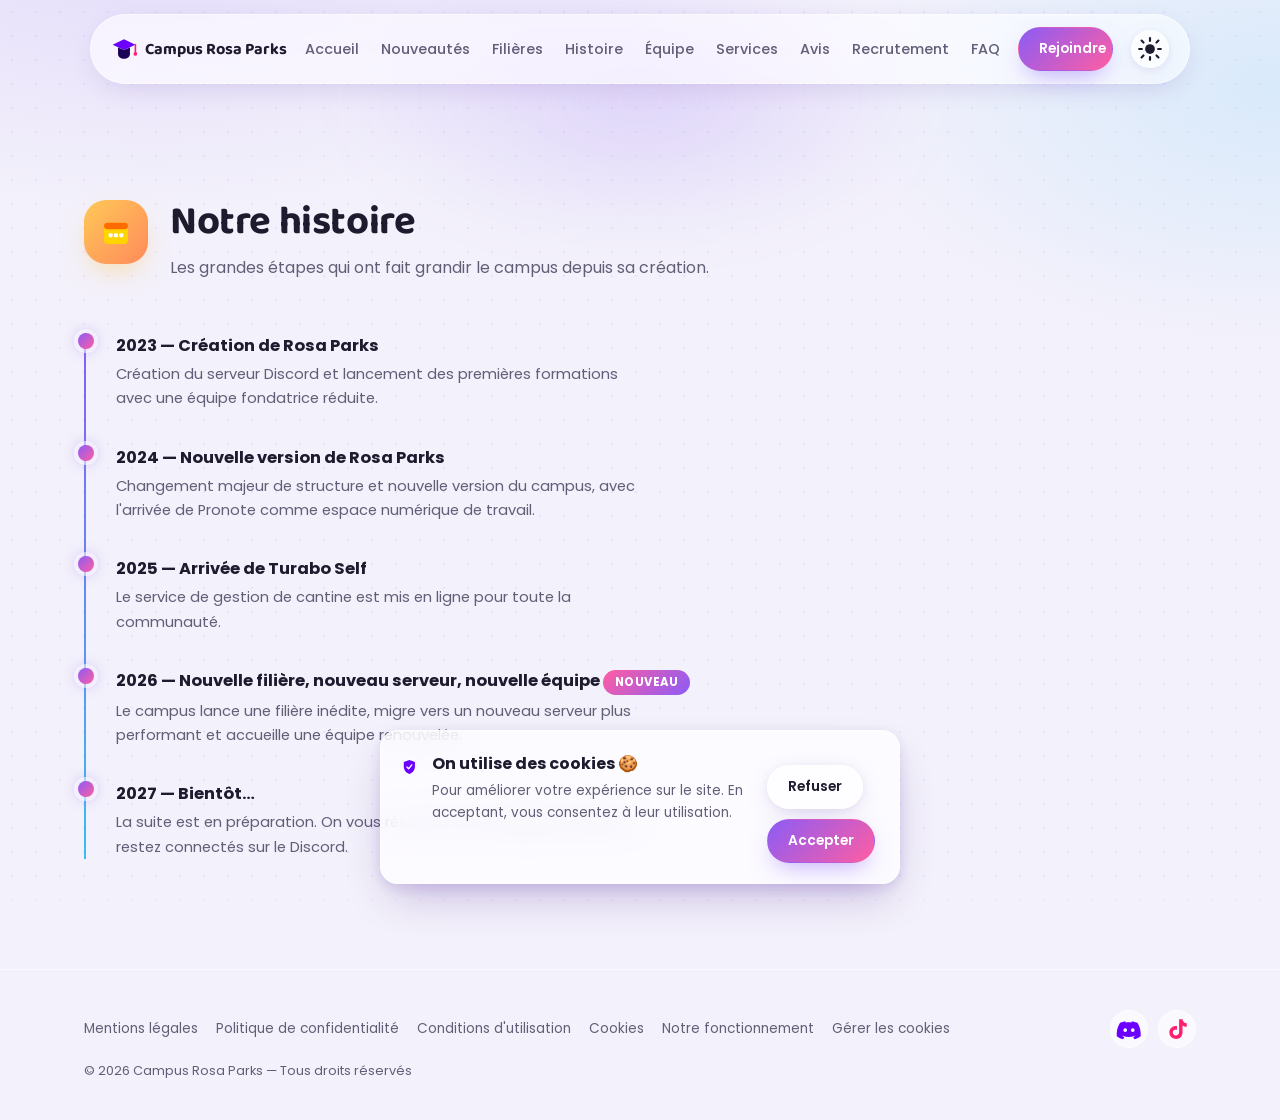
<file: histoire.html>
<!DOCTYPE html>
<html lang="fr">
<head>
<meta charset="UTF-8">
<meta name="viewport" content="width=device-width, initial-scale=1, viewport-fit=cover">
<title>Notre histoire — Campus Rosa Parks</title>
<meta name="description" content="La frise chronologique du Campus Rosa Parks depuis son ouverture en 2023.">
<link rel="preconnect" href="https://fonts.googleapis.com">
<link rel="preconnect" href="https://fonts.gstatic.com" crossorigin>
<link href="https://fonts.googleapis.com/css2?family=Baloo+2:wght@500;600;700;800&family=Poppins:wght@400;500;600;700&display=swap" rel="stylesheet">
<style>
/* =========================================================
   CAMPUS ROSA PARKS — DESIGN SYSTEM v2 (Glassmorphism)
   ========================================================= */

:root{
  /* Palette — dégradés doux */
  --sun:#FFC857;
  --tang:#FF8A5B;
  --pink:#FF5DA2;
  --purple:#8B5CF6;
  --deep:#4C1D95;
  --blue:#38BDF8;
  --green:#34D399;
  --ink:#1E1B2E;
  --paper:#F3F1FB;
  --paper-2:#FFFFFF;
  --muted:#635E77;
  --line:rgba(30,27,46,.12);
  --nav-bg:rgba(255,255,255,.6);
  --nav-border:rgba(255,255,255,.5);
  --dot:rgba(139,92,246,.10);

  /* Glass tokens */
  --glass-bg:rgba(255,255,255,.55);
  --glass-bg-2:rgba(255,255,255,.72);
  --glass-border:rgba(255,255,255,.6);
  --glass-shadow:0 8px 32px -8px rgba(76,29,149,.18), 0 2px 8px rgba(76,29,149,.08);
  --glass-shadow-hover:0 20px 44px -12px rgba(76,29,149,.30), 0 4px 14px rgba(76,29,149,.12);
  --blur:18px;

  /* Type */
  --font-display:'Baloo 2', system-ui, sans-serif;
  --font-body:'Poppins', system-ui, -apple-system, sans-serif;

  /* Radii & ombres */
  --r-sm:10px;
  --r-md:18px;
  --r-lg:26px;
  --r-pill:999px;
  --bw:1px;
  --shadow-sm:var(--glass-shadow);
  --shadow-md:var(--glass-shadow-hover);
  --shadow-lg:0 30px 60px -16px rgba(76,29,149,.35);

  --ease:cubic-bezier(.16,1,.3,1);
}

@media (prefers-color-scheme: dark){
  :root:not([data-theme="light"]){
    --paper:#0E0B1C;
    --paper-2:#171329;
    --ink:#F1EEFB;
    --muted:#A79FC9;
    --line:rgba(241,238,251,.10);
    --nav-bg:rgba(23,19,41,.55);
    --nav-border:rgba(255,255,255,.08);
    --dot:rgba(139,92,246,.16);
    --glass-bg:rgba(255,255,255,.05);
    --glass-bg-2:rgba(255,255,255,.08);
    --glass-border:rgba(255,255,255,.1);
    --glass-shadow:0 8px 32px -8px rgba(0,0,0,.5);
    --glass-shadow-hover:0 20px 50px -12px rgba(0,0,0,.6);
  }
}
:root[data-theme="dark"]{
  --paper:#0E0B1C;
  --paper-2:#171329;
  --ink:#F1EEFB;
  --muted:#A79FC9;
  --line:rgba(241,238,251,.10);
  --nav-bg:rgba(23,19,41,.55);
  --nav-border:rgba(255,255,255,.08);
  --dot:rgba(139,92,246,.16);
  --glass-bg:rgba(255,255,255,.05);
  --glass-bg-2:rgba(255,255,255,.08);
  --glass-border:rgba(255,255,255,.1);
  --glass-shadow:0 8px 32px -8px rgba(0,0,0,.5);
  --glass-shadow-hover:0 20px 50px -12px rgba(0,0,0,.6);
}

/* ---------- Reset ---------- */
*,*::before,*::after{box-sizing:border-box;}
html,body{margin:0; padding:0;}
html{scroll-behavior:smooth; scroll-padding-top:130px;}
body{
  background:
    radial-gradient(900px 500px at 12% -10%, rgba(139,92,246,.16), transparent 60%),
    radial-gradient(800px 460px at 100% 10%, rgba(56,189,248,.14), transparent 55%),
    radial-gradient(var(--dot) 1.4px, transparent 1.4px) 0 0/24px 24px,
    var(--paper);
  background-attachment:fixed;
  color:var(--ink);
  font-family:var(--font-body);
  padding-top:env(safe-area-inset-top,0px);
  padding-bottom:env(safe-area-inset-bottom,0px);
  overflow-x:hidden;
}
h1,h2,h3{font-family:var(--font-display); line-height:1.12; margin:0; letter-spacing:-.01em;}
p{margin:0; color:var(--muted); line-height:1.65;}
a{color:inherit; text-decoration:none;}
button{font-family:inherit; cursor:pointer;}
img{max-width:100%; display:block;}
.wrap{max-width:1160px; margin:0 auto; padding:0 24px;}
::selection{background:var(--purple); color:#fff;}

/* ---------- Icons ---------- */
.icon{width:22px; height:22px; display:inline-block; vertical-align:middle;}
.icon-xs{width:16px; height:16px;}
.icon-sm{width:26px; height:26px;}
.icon-md{width:32px; height:32px;}
.icon-lg{width:44px; height:44px;}

/* ---------- Glass base (mixin-like, reused via multiple selectors) ---------- */
.float-card,.value-card,.filiere-card,.bento-card,.member-card,.svc-card,.quick-card,
.review-card,.step,.news-card,.faq-item,.timeline-item b,.cookie-banner,.refused-box,
.back-to-top,.theme-toggle,.nav-inner,.legal-note,.status,.role-tag{
  backdrop-filter:blur(var(--blur)) saturate(160%);
  -webkit-backdrop-filter:blur(var(--blur)) saturate(160%);
}

/* ---------- Buttons ---------- */
.btn{
  display:inline-flex; align-items:center; gap:8px;
  padding:15px 28px; border-radius:var(--r-pill);
  font-weight:600; font-size:.96rem; border:1px solid transparent;
  transition:transform .35s var(--ease), box-shadow .35s var(--ease), background .35s var(--ease), filter .35s var(--ease);
  position:relative; overflow:hidden;
}
.btn-sm{padding:11px 20px; font-size:.86rem;}
.btn-primary{
  background:linear-gradient(135deg, var(--purple), var(--pink));
  color:#fff;
  box-shadow:0 10px 24px -8px rgba(139,92,246,.55);
}
.btn-primary:hover{transform:translateY(-3px); box-shadow:0 16px 34px -8px rgba(139,92,246,.65); filter:brightness(1.06);}
.btn-primary:active{transform:translateY(-1px) scale(.98);}
.btn-ghost{
  background:var(--glass-bg); color:var(--ink); border:1px solid var(--glass-border);
  box-shadow:var(--glass-shadow);
}
.btn-ghost:hover{transform:translateY(-3px); box-shadow:var(--glass-shadow-hover); background:var(--glass-bg-2);}
.btn-ghost:active{transform:translateY(-1px) scale(.98);}

/* ---------- Reveal-on-scroll ---------- */
.reveal{transition:opacity .8s var(--ease), transform .8s var(--ease);}

/* =========================================================
   NAVIGATION — capsule flottante en verre
   ========================================================= */
.nav-float{
  position:fixed; top:14px; left:0; right:0; z-index:200;
  padding-top:env(safe-area-inset-top,0px);
  display:flex; justify-content:center; padding-left:16px; padding-right:16px;
}
.nav-inner{
  width:100%; max-width:1100px;
  display:flex; align-items:center; justify-content:space-between; gap:18px;
  background:var(--nav-bg);
  border:1px solid var(--nav-border);
  border-radius:var(--r-pill);
  padding:12px 20px;
  box-shadow:0 8px 30px -10px rgba(76,29,149,.20);
  transition:box-shadow .3s var(--ease), background .3s var(--ease), transform .3s var(--ease);
}
.nav-float.scrolled .nav-inner{box-shadow:0 14px 40px -10px rgba(76,29,149,.30); transform:translateY(2px);}
.brand{display:flex; align-items:center; gap:8px; font-family:var(--font-display); font-weight:700; font-size:1.02rem; white-space:nowrap;}
.nav-links{display:flex; gap:22px;}
.nav-links a{font-size:.9rem; font-weight:500; color:var(--muted); transition:color .25s;}
.nav-links a:hover{color:var(--purple);}
.nav-cta{white-space:nowrap;}
.nav-burger{display:none; background:none; border:none; color:var(--ink); padding:6px;}
.theme-toggle{
  display:flex; align-items:center; justify-content:center; flex-shrink:0;
  width:38px; height:38px; border-radius:50%; border:1px solid var(--glass-border);
  background:var(--glass-bg); color:var(--ink); padding:0; box-shadow:var(--glass-shadow);
  transition:transform .35s var(--ease), box-shadow .35s var(--ease), background .3s ease;
}
.theme-toggle:hover{transform:translateY(-2px) rotate(-12deg); background:var(--glass-bg-2);}
.theme-toggle .icon-moon{display:none;}
:root[data-theme="dark"] .theme-toggle .icon-sun{display:none;}
:root[data-theme="dark"] .theme-toggle .icon-moon{display:block;}

@media (max-width:900px){
  .nav-links{
    position:fixed; top:96px; left:16px; right:16px;
    background:var(--glass-bg-2); border:1px solid var(--glass-border); border-radius:var(--r-md); box-shadow:var(--glass-shadow-hover);
    flex-direction:column; padding:18px; gap:14px; backdrop-filter:blur(24px) saturate(160%);
    transform:translateY(-14px) scale(.97); opacity:0; pointer-events:none; transition:.35s var(--ease);
  }
  .nav-links.open{transform:translateY(0) scale(1); opacity:1; pointer-events:auto;}
  .nav-cta{display:none;}
  .nav-burger{display:block;}
}

/* =========================================================
   HERO
   ========================================================= */
.hero{
  position:relative; padding:200px 24px 200px; overflow:hidden;
  text-align:center; isolation:isolate;
}
.blob{
  position:absolute; border-radius:50%; filter:blur(60px); opacity:.55; z-index:-1;
  animation:blob-float 14s var(--ease) infinite alternate;
}
.blob-a{width:360px; height:360px; top:-120px; right:-80px; background:radial-gradient(circle at 30% 30%, var(--purple), transparent 70%); animation-delay:0s;}
.blob-b{width:320px; height:320px; bottom:-140px; left:-100px; background:radial-gradient(circle at 30% 30%, var(--blue), transparent 70%); animation-delay:-4s;}
.blob-c{width:260px; height:260px; top:40%; left:50%; background:radial-gradient(circle at 30% 30%, var(--pink), transparent 70%); animation-delay:-8s; opacity:.4;}
@keyframes blob-float{
  0%{transform:translate(0,0) scale(1);}
  100%{transform:translate(30px,-24px) scale(1.12);}
}
.hero::before,.hero::after{content:none;}
.hero-content{max-width:720px; margin:0 auto;}
.badge{
  display:inline-block; background:var(--glass-bg); color:var(--ink); border:1px solid var(--glass-border);
  padding:9px 20px; border-radius:var(--r-pill); font-size:.85rem; font-weight:600;
  margin-bottom:24px; box-shadow:var(--glass-shadow);
  animation:fade-down .8s var(--ease) both;
}
@keyframes fade-down{from{opacity:0; transform:translateY(-10px);} to{opacity:1; transform:translateY(0);}}
.hero h1{font-size:clamp(2.4rem,6vw,4.2rem); font-weight:700; letter-spacing:-.02em;}
.text-gradient{
  background:linear-gradient(120deg, var(--purple), var(--pink), var(--blue), var(--purple));
  background-size:300% auto;
  -webkit-background-clip:text; background-clip:text; color:transparent;
  animation:gradient-shift 6s ease infinite;
}
@keyframes gradient-shift{
  0%{background-position:0% 50%;} 50%{background-position:100% 50%;} 100%{background-position:0% 50%;}
}
.hero .lede{max-width:52ch; margin:22px auto 0; font-size:1.1rem;}
.hero-actions{display:flex; gap:14px; justify-content:center; margin-top:34px; flex-wrap:wrap;}

.hero-cards{
  position:relative; max-width:900px; margin:74px auto 0;
  display:flex; justify-content:center; gap:22px; flex-wrap:wrap;
}
.float-card{
  background:var(--glass-bg); border:1px solid var(--glass-border); border-radius:var(--r-md); box-shadow:var(--glass-shadow);
  padding:18px 26px; display:flex; align-items:center; gap:14px; text-align:left;
  animation:float-card 6s ease-in-out infinite;
  transition:box-shadow .35s var(--ease), transform .35s var(--ease);
}
.float-card:hover{box-shadow:var(--glass-shadow-hover);}
.float-card div{display:flex; flex-direction:column;}
.float-card b{font-family:var(--font-display); font-size:1.5rem;}
.float-card span{font-size:.8rem; color:var(--muted);}
.fc-1{animation-delay:0s;}
.fc-2{transform:translateY(18px); animation-delay:-2s;}
.fc-3{animation-delay:-4s;}
@keyframes float-card{
  0%,100%{transform:translateY(0);}
  50%{transform:translateY(-14px);}
}

/* =========================================================
   SECTIONS
   ========================================================= */
.section{padding:110px 0; position:relative;}
.section.alt{background:transparent;}
.section.first{padding-top:200px;}
.section.first::before{
  content:""; position:absolute; top:-40px; left:50%; width:600px; height:280px; transform:translateX(-50%);
  background:radial-gradient(ellipse at center, rgba(139,92,246,.20), transparent 70%);
  filter:blur(30px); z-index:-1; pointer-events:none;
}
.legal-hero::before{
  content:""; position:absolute; top:-20px; left:50%; width:520px; height:240px; transform:translateX(-50%);
  background:radial-gradient(ellipse at center, rgba(56,189,248,.18), transparent 70%);
  filter:blur(30px); z-index:-1; pointer-events:none;
}
.section-head{display:flex; align-items:flex-start; gap:22px; margin-bottom:52px; max-width:760px;}
.section-head h2{font-size:clamp(1.8rem,3.6vw,2.5rem); font-weight:700; margin-bottom:10px;}
.icon-badge{
  width:64px; height:64px; border-radius:22px; flex-shrink:0;
  display:flex; align-items:center; justify-content:center; box-shadow:var(--glass-shadow);
  transition:transform .4s var(--ease);
}
.icon-badge .icon{width:32px; height:32px;}
.grad-purple{background:linear-gradient(135deg,#8B5CF6,#4C1D95); color:#fff; box-shadow:0 12px 26px -8px rgba(139,92,246,.55);}
.grad-blue{background:linear-gradient(135deg,#38BDF8,#4C1D95); color:#fff; box-shadow:0 12px 26px -8px rgba(56,189,248,.5);}
.grad-pink{background:linear-gradient(135deg,#FF5DA2,#FF8A5B); color:#fff; box-shadow:0 12px 26px -8px rgba(255,93,162,.5);}
.grad-green{background:linear-gradient(135deg,#34D399,#38BDF8); color:#fff; box-shadow:0 12px 26px -8px rgba(52,211,153,.5);}
.grad-orange{background:linear-gradient(135deg,#FFC857,#FF8A5B); color:#fff; box-shadow:0 12px 26px -8px rgba(255,200,87,.5);}
.grad-muted{background:var(--glass-bg); color:var(--muted); border:1px solid var(--glass-border); box-shadow:none;}

/* ---- Texte long & valeurs ---- */
.text-block{max-width:74ch; display:flex; flex-direction:column; gap:16px; margin-bottom:36px;}
.text-block p{font-size:1rem;}
.sub-title{font-size:1.3rem; font-weight:700; margin:44px 0 20px;}
.values-grid{display:grid; grid-template-columns:repeat(4,1fr); gap:18px;}
.value-card{
  background:var(--glass-bg); border:1px solid var(--glass-border); border-radius:var(--r-md);
  padding:22px; display:flex; flex-direction:column; gap:8px; align-items:flex-start;
  box-shadow:var(--glass-shadow);
  transition:transform .4s var(--ease), box-shadow .4s var(--ease), background .4s var(--ease);
}
.value-card:hover{transform:translateY(-6px); box-shadow:var(--glass-shadow-hover); background:var(--glass-bg-2);}
.value-card b{font-size:1rem;}
.value-card p{font-size:.86rem;}

/* ---- Filières ---- */
.filiere-grid{display:grid; grid-template-columns:repeat(2,1fr); gap:20px;}
.filiere-card{
  background:var(--glass-bg); border:1px solid var(--glass-border); border-radius:var(--r-lg);
  padding:26px 28px; display:flex; flex-direction:column; gap:14px; box-shadow:var(--glass-shadow);
  transition:transform .4s var(--ease), box-shadow .4s var(--ease), background .4s var(--ease);
}
.filiere-card:hover{transform:translateY(-6px); box-shadow:var(--glass-shadow-hover); background:var(--glass-bg-2);}
.filiere-card-head{display:flex; align-items:center; gap:12px;}
.filiere-card-head .icon-badge{width:44px; height:44px; border-radius:16px;}
.filiere-card-head .icon-badge .icon{width:22px; height:22px;}
.filiere-card-head b{font-family:var(--font-display); font-size:1.08rem;}
.filiere-list{list-style:none; margin:0; padding:0; display:flex; flex-direction:column; gap:8px;}
.filiere-list li{
  font-size:.92rem; color:var(--ink); display:flex; align-items:center; gap:10px;
  padding:9px 12px; border-radius:var(--r-sm); background:rgba(255,255,255,.35); border:1px solid var(--glass-border);
}
:root[data-theme="dark"] .filiere-list li{background:rgba(255,255,255,.04);}
.filiere-list li .icon{width:8px; height:8px; border-radius:50%; background:var(--purple); flex-shrink:0;}

/* ---- Frise chronologique ---- */
.timeline{position:relative; display:flex; flex-direction:column; gap:34px; padding-left:30px; border-left:2px solid transparent;
  border-image:linear-gradient(var(--purple),var(--blue)) 1;}
.timeline-item{position:relative;}
.timeline-dot{
  position:absolute; left:-38px; top:0; width:16px; height:16px; border-radius:50%;
  background:linear-gradient(135deg,var(--purple),var(--pink)); box-shadow:0 0 0 4px var(--glass-bg), 0 0 14px rgba(139,92,246,.6);
}
.timeline-item b{display:block; font-size:1.02rem; margin-bottom:4px; backdrop-filter:none;}
.timeline-item p{font-size:.92rem; max-width:60ch;}

/* ---- Bento (Qui sommes-nous) ---- */
.bento{display:grid; grid-template-columns:repeat(3,1fr); gap:20px;}
.bento-card{
  background:var(--glass-bg); border:1px solid var(--glass-border); border-radius:var(--r-lg);
  padding:30px; text-align:center; display:flex; flex-direction:column; align-items:center; gap:8px;
  box-shadow:var(--glass-shadow); transition:transform .4s var(--ease), box-shadow .4s var(--ease);
}
.bento-card:hover{transform:translateY(-8px); box-shadow:var(--glass-shadow-hover);}
.bento-card .icon-lg{margin-bottom:6px;}
.bento-card b{font-family:var(--font-display); font-size:2.2rem;}
.bento-card span{color:var(--muted); font-size:.92rem;}

/* ---- Équipe ---- */
.team-group{margin-bottom:44px;}
.team-group h3{
  display:flex; align-items:center; gap:8px; font-size:1rem; font-weight:600;
  color:var(--purple); margin-bottom:18px;
}
.team-grid{display:grid; grid-template-columns:repeat(3,1fr); gap:18px;}
.member-card{
  background:var(--glass-bg); border:1px solid var(--glass-border); border-radius:var(--r-md);
  padding:24px; display:flex; flex-direction:column; gap:6px; align-items:flex-start; box-shadow:var(--glass-shadow);
  transition:transform .4s var(--ease), box-shadow .4s var(--ease);
}
.member-card:hover{transform:translateY(-6px); box-shadow:var(--glass-shadow-hover);}
.member-card.wide{grid-column:span 2;}
.member-card.empty{opacity:.6;}
.avatar{
  width:46px; height:46px; border-radius:16px; color:#fff; font-weight:700; font-size:.85rem;
  display:flex; align-items:center; justify-content:center; margin-bottom:6px;
}
.avatar.sm{width:34px; height:34px; margin:0;}
.member-card b{font-size:1rem;}
.role-tag{
  font-size:.76rem; color:var(--muted); background:rgba(255,255,255,.4); border:1px solid var(--glass-border);
  padding:4px 12px; border-radius:var(--r-pill);
}
:root[data-theme="dark"] .role-tag{background:rgba(255,255,255,.05);}
.member-card a{font-size:.86rem; color:var(--blue);}
.member-card a:hover{color:var(--pink);}
.member-card .na{font-size:.86rem; color:var(--muted);}

/* ---- Services ---- */
.svc-grid{display:grid; grid-template-columns:repeat(3,1fr); gap:20px;}
.svc-card{
  background:var(--glass-bg); border:1px solid var(--glass-border); border-radius:var(--r-lg);
  padding:30px; display:flex; flex-direction:column; gap:10px; align-items:flex-start; box-shadow:var(--glass-shadow);
  transition:transform .4s var(--ease), box-shadow .4s var(--ease), border-color .4s var(--ease);
}
.svc-card:hover{transform:translateY(-8px); box-shadow:var(--glass-shadow-hover); border-color:var(--purple);}
.svc-card b{font-family:var(--font-display); font-size:1.2rem;}
.svc-card p{font-size:.9rem;}
.svc-card.soon{opacity:.6;}
.status{font-size:.76rem; font-weight:700; padding:5px 14px; border-radius:var(--r-pill); border:1px solid var(--glass-border);}
.status.ok{background:linear-gradient(135deg,var(--green),var(--blue)); color:#fff; border:none;}
.status.wait{background:var(--glass-bg); color:var(--muted);}

/* ---- Avis / carrousel ---- */
.carousel{max-width:640px; margin:0 auto;}
.carousel-track{display:flex; transition:transform .6s var(--ease);}
.carousel-slide{min-width:100%; padding:4px;}
.review-card{
  background:var(--glass-bg); border:1px solid var(--glass-border); border-radius:var(--r-lg);
  padding:36px; text-align:center; box-shadow:var(--glass-shadow);
}
.review-card.invite{display:flex; flex-direction:column; align-items:center; gap:14px;}
.stars{display:flex; gap:4px; justify-content:center; color:var(--sun); margin-bottom:14px;}
.review-card p{font-family:var(--font-display); font-size:1.15rem; color:var(--ink); margin-bottom:18px;}
.who{display:flex; align-items:center; justify-content:center; gap:10px;}
.who b{font-size:.92rem;}
.carousel-controls{display:flex; align-items:center; justify-content:center; gap:18px; margin-top:24px;}
.carousel-controls button{
  width:42px; height:42px; border-radius:50%; border:1px solid var(--glass-border);
  background:var(--glass-bg); display:flex; align-items:center; justify-content:center;
  transition:background .3s ease, color .3s ease, transform .3s var(--ease);
}
.carousel-controls button:hover{background:linear-gradient(135deg,var(--purple),var(--pink)); color:#fff; transform:translateY(-2px);}
.carousel-dots{display:flex; gap:8px;}
.carousel-dots span{width:8px; height:8px; border-radius:50%; background:var(--line); transition:background .3s ease, transform .3s ease;}
.carousel-dots span.active{background:linear-gradient(135deg,var(--purple),var(--pink)); transform:scale(1.3);}

/* ---- Recrutement ---- */
.steps{display:grid; grid-template-columns:repeat(3,1fr); gap:20px; margin-bottom:40px;}
.step{
  position:relative; background:var(--glass-bg); border:1px solid var(--glass-border); border-radius:var(--r-lg);
  padding:32px 26px; display:flex; flex-direction:column; gap:8px; align-items:flex-start; box-shadow:var(--glass-shadow);
  transition:transform .4s var(--ease), box-shadow .4s var(--ease);
}
.step:hover{transform:translateY(-6px); box-shadow:var(--glass-shadow-hover);}
.step-n{
  position:absolute; top:-14px; right:20px; width:32px; height:32px; border-radius:50%;
  background:linear-gradient(135deg,var(--pink),var(--purple)); color:#fff;
  display:flex; align-items:center; justify-content:center; font-weight:700; font-size:.85rem;
  box-shadow:0 6px 16px -4px rgba(139,92,246,.6);
}
.step b{font-size:1.05rem; margin-top:6px;}
.step p{font-size:.9rem;}
.cta-banner{
  background:linear-gradient(135deg,var(--deep),var(--purple),var(--pink)); background-size:200% auto;
  color:#fff; border-radius:var(--r-lg); padding:36px 40px;
  display:flex; align-items:center; justify-content:space-between; gap:24px; flex-wrap:wrap;
  box-shadow:0 20px 44px -14px rgba(76,29,149,.5); animation:gradient-shift 8s ease infinite;
}
.cta-banner b{font-family:var(--font-display); font-size:1.2rem; display:block; margin-bottom:6px;}
.cta-banner p{color:rgba(255,255,255,.78);}

/* ---- FAQ ---- */
.faq-list{max-width:760px; display:flex; flex-direction:column; gap:12px;}
.faq-item{
  border-bottom:none; background:var(--glass-bg); border:1px solid var(--glass-border);
  border-radius:var(--r-md); box-shadow:var(--glass-shadow); overflow:hidden;
  transition:box-shadow .3s var(--ease);
}
.faq-item.open{box-shadow:var(--glass-shadow-hover);}
.faq-q{
  width:100%; background:none; border:none; text-align:left; padding:20px 22px;
  display:flex; justify-content:space-between; align-items:center; font-weight:600; font-size:1rem; color:var(--ink);
}
.faq-q .icon{transition:transform .35s var(--ease); color:var(--muted);}
.faq-item.open .faq-q .icon{transform:rotate(180deg); color:var(--purple);}
.faq-a{max-height:0; overflow:hidden; transition:max-height .4s var(--ease);}
.faq-a p{padding:0 22px 20px;}

/* =========================================================
   FOOTER
   ========================================================= */
footer{border-top:1px solid var(--glass-border); padding:40px 0; position:relative;}
.footer-inner{display:flex; flex-direction:row; align-items:center; justify-content:space-between; flex-wrap:wrap; gap:14px;}
.footer-inner .footer-base{order:3; width:100%;}
.footer-links{display:flex; gap:18px; flex-wrap:wrap; align-items:center;}
.footer-links a, .link-btn{font-size:.85rem; color:var(--muted); background:none; border:none; padding:0; transition:color .25s;}
.footer-links a:hover, .link-btn:hover{color:var(--pink);}
.footer-base{font-size:.8rem; color:var(--muted);}
.footer-social{display:flex; gap:10px;}
.footer-social a{
  width:38px; height:38px; border-radius:50%; border:1px solid var(--glass-border);
  background:var(--glass-bg); display:flex; align-items:center; justify-content:center;
  color:var(--muted); transition:transform .35s var(--ease), color .3s ease, background .3s ease;
}
.footer-social a:hover{transform:translateY(-4px); color:#fff; background:linear-gradient(135deg,var(--purple),var(--pink));}
@media (max-width:640px){.footer-inner{flex-direction:column; align-items:flex-start;}}

/* =========================================================
   COOKIES
   ========================================================= */
.cookie-banner{
  position:fixed; left:16px; right:16px; bottom:calc(16px + env(safe-area-inset-bottom,0px));
  max-width:520px; margin:0 auto; z-index:300;
  background:var(--glass-bg-2); border:1px solid var(--glass-border); border-radius:var(--r-md);
  box-shadow:var(--glass-shadow-hover); padding:20px; display:flex; gap:14px; align-items:flex-start;
  animation:fade-up .5s var(--ease) both;
}
@keyframes fade-up{from{opacity:0; transform:translateY(20px);} to{opacity:1; transform:translateY(0);}}
.cookie-text b{display:block; margin-bottom:4px;}
.cookie-text p{font-size:.85rem;}
.cookie-actions{display:flex; gap:10px; margin-top:14px; flex-wrap:wrap;}
@media (max-width:520px){.cookie-banner{flex-direction:column;}}

.refused-overlay{
  display:none; position:fixed; inset:0; z-index:400; background:rgba(10,7,20,.55);
  align-items:center; justify-content:center; padding:24px; backdrop-filter:blur(10px);
}
.refused-box{
  background:var(--glass-bg-2); border:1px solid var(--glass-border); border-radius:var(--r-lg); padding:40px;
  max-width:380px; text-align:center; box-shadow:var(--glass-shadow-hover);
  animation:fade-up .4s var(--ease) both;
}
.refused-box h3{margin:14px 0 8px; font-size:1.3rem;}
.refused-box p{margin-bottom:20px; font-size:.92rem;}

/* =========================================================
   BACK TO TOP
   ========================================================= */
.back-to-top{
  position:fixed; right:20px; bottom:calc(20px + env(safe-area-inset-bottom,0px));
  width:48px; height:48px; border-radius:50%; border:1px solid var(--glass-border); z-index:150;
  background:linear-gradient(135deg,var(--purple),var(--pink)); color:#fff;
  display:flex; align-items:center; justify-content:center;
  box-shadow:0 10px 26px -8px rgba(139,92,246,.6); cursor:pointer;
  opacity:0; transform:translateY(12px) scale(.9); pointer-events:none;
  transition:opacity .3s var(--ease), transform .3s var(--ease);
}
.back-to-top.visible{opacity:1; transform:translateY(0) scale(1); pointer-events:auto;}
.back-to-top:hover{transform:translateY(-4px) scale(1.05);}
.back-to-top .icon{transform:rotate(-90deg);}

/* ---- Ajouts : pages dediees ---- */
.section-head .icon-badge, .quick-card .icon-badge{transition:transform .4s var(--ease);}
.filiere-card:hover .icon-badge, .svc-card:hover .icon-badge, .bento-card:hover .icon-lg,
.member-card:hover .avatar, .quick-card:hover .icon-badge{transform:rotate(-8deg) scale(1.1);}

main{animation:page-in .7s var(--ease) both;}
@keyframes page-in{from{opacity:0; transform:translateY(14px);} to{opacity:1; transform:translateY(0);}}

.nav-links a{position:relative;}
.nav-links a::after{
  content:""; position:absolute; left:0; right:100%; bottom:-4px; height:2px; border-radius:2px;
  background:linear-gradient(90deg,var(--purple),var(--pink)); transition:right .3s var(--ease);
}
.nav-links a:hover::after{right:0;}

.section.first{padding-top:200px;}
.back-home{display:inline-flex; align-items:center; gap:8px; margin-bottom:8px; color:var(--purple); font-weight:600; font-size:.9rem; transition:gap .3s var(--ease);}
.back-home:hover{gap:12px;}
.back-home .icon{transform:rotate(180deg); width:16px; height:16px;}

.quick-links{display:grid; grid-template-columns:repeat(3,1fr); gap:20px;}
.quick-card{
  background:var(--glass-bg); border:1px solid var(--glass-border); border-radius:var(--r-lg);
  padding:26px; display:flex; flex-direction:column; gap:10px; align-items:flex-start; box-shadow:var(--glass-shadow);
  transition:transform .4s var(--ease), box-shadow .4s var(--ease), border-color .4s var(--ease);
}
.quick-card:hover{transform:translateY(-8px); box-shadow:var(--glass-shadow-hover); border-color:var(--purple);}
.quick-card b{font-family:var(--font-display); font-size:1.1rem;}
.quick-card p{font-size:.88rem;}
.quick-card .go{font-size:.86rem; font-weight:600; color:var(--purple); display:inline-flex; align-items:center; gap:6px; transition:gap .3s var(--ease);}
.quick-card:hover .go{gap:10px;}
@media (max-width:900px){.quick-links{grid-template-columns:1fr 1fr;}}
@media (max-width:640px){.quick-links{grid-template-columns:1fr;}}

/* =========================================================
   Bandeau d'annonces défilant
   ========================================================= */
.ticker{
  position:fixed; top:0; left:0; right:0; z-index:199;
  background:var(--glass-bg-2); color:var(--ink); overflow:hidden; white-space:nowrap;
  border-bottom:1px solid var(--glass-border); backdrop-filter:blur(16px) saturate(160%);
}
.ticker-track{
  display:inline-flex; align-items:center; gap:48px; padding:8px 0;
  animation:ticker-scroll 26s linear infinite;
}
.ticker-track span{display:inline-flex; align-items:center; gap:10px; font-size:.82rem; font-weight:600; letter-spacing:.01em;}
.ticker-track span b{background:linear-gradient(90deg,var(--purple),var(--pink)); -webkit-background-clip:text; background-clip:text; color:transparent;}
@keyframes ticker-scroll{
  0%{transform:translateX(0);}
  100%{transform:translateX(-50%);}
}

.new-flag{
  display:inline-flex; align-items:center; gap:6px; background:linear-gradient(135deg,var(--pink),var(--purple)); color:#fff;
  border:none; border-radius:var(--r-pill); padding:4px 12px;
  font-size:.72rem; font-weight:700; text-transform:uppercase; letter-spacing:.04em;
}
.news-grid{display:grid; grid-template-columns:repeat(4,1fr); gap:18px;}
.news-card{
  position:relative; background:var(--glass-bg); border:1px solid var(--glass-border); border-radius:var(--r-lg);
  padding:26px 22px; display:flex; flex-direction:column; gap:10px; align-items:flex-start;
  box-shadow:var(--glass-shadow); transition:transform .4s var(--ease), box-shadow .4s var(--ease);
}
.news-card:hover{transform:translateY(-6px); box-shadow:var(--glass-shadow-hover);}
.news-card .new-flag{position:absolute; top:-12px; right:16px;}
.news-card b{font-family:var(--font-display); font-size:1.05rem;}
.news-card p{font-size:.86rem;}
.news-year{
  display:inline-flex; align-items:center; justify-content:center; width:40px; height:40px;
  border-radius:14px; background:linear-gradient(135deg,var(--green),var(--blue));
  font-family:var(--font-display); font-weight:700; font-size:.85rem; color:#fff;
}
@media (max-width:900px){.news-grid{grid-template-columns:1fr 1fr;}}
@media (max-width:640px){.news-grid{grid-template-columns:1fr;}}

/* =========================================================
   RESPONSIVE
   ========================================================= */
@media (max-width:900px){
  .bento, .svc-grid, .steps, .team-grid{grid-template-columns:1fr 1fr;}
  .values-grid, .filiere-grid{grid-template-columns:1fr 1fr;}
  .member-card.wide{grid-column:span 2;}
}
@media (max-width:640px){
  .hero{padding:170px 20px 200px;}
  .bento, .svc-grid, .steps, .team-grid{grid-template-columns:1fr;}
  .values-grid, .filiere-grid{grid-template-columns:1fr;}
  .member-card.wide{grid-column:span 1;}
  .section-head{flex-direction:column;}
  .cta-banner{flex-direction:column; align-items:flex-start;}
}

/* Respect des préférences de mouvement réduit */
@media (prefers-reduced-motion: reduce){
  *{animation-duration:.01ms !important; animation-iteration-count:1 !important; transition-duration:.01ms !important;}
}

</style>
</head>
<body>

<svg style="display:none" aria-hidden="true">
  <symbol id="i-cap" viewBox="0 0 48 48">
    <path d="M24 6 L45 16 L24 26 L3 16 Z" fill="#6C00FF"/>
    <path d="M24 26 L13 21 L13 33 C13 38 18 42 24 42 C30 42 35 38 35 33 L35 21 Z" fill="#1B0057"/>
    <line x1="45" y1="16" x2="45" y2="30" stroke="#FF1F6D" stroke-width="3" stroke-linecap="round"/>
    <circle cx="45" cy="33" r="3.4" fill="#FF1F6D"/>
  </symbol>
  <symbol id="i-chat" viewBox="0 0 48 48">
    <path d="M6 10h36a4 4 0 0 1 4 4v16a4 4 0 0 1-4 4H24l-9 8v-8H6a4 4 0 0 1-4-4V14a4 4 0 0 1 4-4Z" fill="#00C2D1"/>
    <circle cx="16" cy="22" r="2.6" fill="#fff"/><circle cx="24" cy="22" r="2.6" fill="#fff"/><circle cx="32" cy="22" r="2.6" fill="#fff"/>
  </symbol>
  <symbol id="i-calendar" viewBox="0 0 48 48">
    <rect x="6" y="10" width="36" height="32" rx="6" fill="#FFD400"/>
    <rect x="6" y="10" width="36" height="10" rx="6" fill="#FF6B00"/>
    <rect x="13" y="26" width="6" height="6" rx="1.5" fill="#fff"/>
    <rect x="21" y="26" width="6" height="6" rx="1.5" fill="#fff"/>
    <rect x="29" y="26" width="6" height="6" rx="1.5" fill="#fff"/>
  </symbol>
  <symbol id="i-chart" viewBox="0 0 48 48">
    <rect x="4" y="4" width="40" height="40" rx="10" fill="#00E6A0"/>
    <rect x="12" y="26" width="6" height="12" rx="2" fill="#fff"/>
    <rect x="21" y="18" width="6" height="20" rx="2" fill="#fff"/>
    <rect x="30" y="10" width="6" height="28" rx="2" fill="#fff"/>
  </symbol>
  <symbol id="i-trophy" viewBox="0 0 48 48">
    <path d="M14 8h20v12a10 10 0 0 1-20 0Z" fill="#FFD400"/>
    <path d="M14 10H6a8 8 0 0 0 8 12" fill="none" stroke="#FF6B00" stroke-width="3"/>
    <path d="M34 10h8a8 8 0 0 1-8 12" fill="none" stroke="#FF6B00" stroke-width="3"/>
    <rect x="20" y="30" width="8" height="6" fill="#FF6B00"/>
    <rect x="14" y="36" width="20" height="6" rx="2" fill="#FF6B00"/>
  </symbol>
  <symbol id="i-bell" viewBox="0 0 48 48">
    <path d="M24 6a4 4 0 0 1 4 4v2c6 2 9 7 9 14v6l4 5H7l4-5v-6c0-7 3-12 9-14v-2a4 4 0 0 1 4-4Z" fill="#FF1F6D"/>
    <path d="M18 37a6 6 0 0 0 12 0Z" fill="#1B0057"/>
  </symbol>
  <symbol id="i-gear" viewBox="0 0 48 48">
    <circle cx="24" cy="24" r="9" fill="#00C2D1"/>
    <path d="M24 4v6M24 38v6M4 24h6M38 24h6M9 9l4.2 4.2M34.8 34.8L39 39M39 9l-4.2 4.2M13.2 34.8L9 39" stroke="#6C00FF" stroke-width="4" stroke-linecap="round"/>
  </symbol>
  <symbol id="i-heart" viewBox="0 0 48 48">
    <path d="M24 42S6 30 6 17a10 10 0 0 1 18-6 10 10 0 0 1 18 6c0 13-18 25-18 25Z" fill="#FF1F6D"/>
  </symbol>
  <symbol id="i-star" viewBox="0 0 48 48">
    <path d="M24 4l5.8 12.3L43 18l-9.5 9.1L35.8 43 24 35.8 12.2 43l2.3-15.9L5 18l13.2-1.7Z" fill="#FFD400"/>
  </symbol>
  <symbol id="i-rocket" viewBox="0 0 48 48">
    <path d="M24 4c8 4 12 12 12 22l-6 6h-12l-6-6c0-10 4-18 12-22Z" fill="#00C2D1"/>
    <circle cx="24" cy="18" r="4" fill="#fff"/>
    <path d="M14 32l-6 10 10-6ZM34 32l6 10-10-6Z" fill="#FF6B00"/>
  </symbol>
  <symbol id="i-book" viewBox="0 0 48 48">
    <path d="M6 8h16a6 6 0 0 1 6 6v26a6 6 0 0 0-6-4H6Z" fill="#00E6A0"/>
    <path d="M42 8H26a6 6 0 0 0-6 6v26a6 6 0 0 1 6-4h16Z" fill="#00C2D1"/>
  </symbol>
  <symbol id="i-mega" viewBox="0 0 48 48">
    <path d="M6 20v8l10 3V17Z" fill="#FF6B00"/>
    <path d="M16 16l22-8v32l-22-8Z" fill="#FF1F6D"/>
    <path d="M14 31l3 10h6l-3-9Z" fill="#1B0057"/>
  </symbol>
  <symbol id="i-shield" viewBox="0 0 48 48">
    <path d="M24 4l16 6v12c0 12-7 19-16 22C15 41 8 34 8 22V10Z" fill="#6C00FF"/>
    <path d="M17 24l5 5 9-11" fill="none" stroke="#fff" stroke-width="4" stroke-linecap="round" stroke-linejoin="round"/>
  </symbol>
  <symbol id="i-people" viewBox="0 0 48 48">
    <circle cx="17" cy="16" r="8" fill="#00C2D1"/>
    <circle cx="33" cy="20" r="6.5" fill="#FF1F6D"/>
    <path d="M4 42c0-10 26-10 26 0Z" fill="#00C2D1"/>
    <path d="M26 42c0-8 20-8 20 0Z" fill="#FF1F6D"/>
  </symbol>
  <symbol id="i-mail" viewBox="0 0 48 48">
    <rect x="4" y="10" width="40" height="28" rx="5" fill="#FFD400"/>
    <path d="M6 12l18 15L42 12" fill="none" stroke="#fff" stroke-width="3.5" stroke-linecap="round" stroke-linejoin="round"/>
  </symbol>
  <symbol id="i-menu" viewBox="0 0 32 32"><path d="M5 9h22M5 16h22M5 23h22" stroke="currentColor" stroke-width="3" stroke-linecap="round"/></symbol>
  <symbol id="i-close" viewBox="0 0 32 32"><path d="M8 8l16 16M24 8L8 24" stroke="currentColor" stroke-width="3" stroke-linecap="round"/></symbol>
  <symbol id="i-arrow" viewBox="0 0 32 32"><path d="M12 8l8 8-8 8" fill="none" stroke="currentColor" stroke-width="3.5" stroke-linecap="round" stroke-linejoin="round"/></symbol>
  <symbol id="i-chevron" viewBox="0 0 32 32"><path d="M9 12l7 8 7-8" fill="none" stroke="currentColor" stroke-width="3" stroke-linecap="round" stroke-linejoin="round"/></symbol>
  <symbol id="i-lock" viewBox="0 0 48 48">
    <rect x="10" y="22" width="28" height="20" rx="5" fill="#1B0057"/>
    <path d="M16 22v-6a8 8 0 0 1 16 0v6" fill="none" stroke="#1B0057" stroke-width="5"/>
    <circle cx="24" cy="32" r="3.4" fill="#fff"/>
  </symbol>
  <symbol id="i-sun" viewBox="0 0 24 24">
    <circle cx="12" cy="12" r="4.5" fill="currentColor"/>
    <g stroke="currentColor" stroke-width="2" stroke-linecap="round">
      <path d="M12 2v2.5M12 19.5V22M4.2 4.2l1.8 1.8M18 18l1.8 1.8M2 12h2.5M19.5 12H22M4.2 19.8l1.8-1.8M18 6l1.8-1.8"/>
    </g>
  </symbol>
  <symbol id="i-moon" viewBox="0 0 24 24">
    <path d="M20 14.5A8.5 8.5 0 1 1 9.5 4a7 7 0 0 0 10.5 10.5Z" fill="currentColor"/>
  </symbol>
  <symbol id="i-discord" viewBox="0 0 48 48">
    <path d="M39 12.5c-3-1.4-6.1-2.4-9.4-3-.4.8-.9 1.8-1.2 2.6-3.5-.5-6.9-.5-10.3 0-.3-.8-.8-1.8-1.2-2.6-3.3.6-6.4 1.6-9.4 3C2 21 .9 29.3 1.4 37.4c3.9 2.9 7.7 4.6 11.4 5.7.9-1.3 1.7-2.6 2.4-4.1-1.3-.5-2.6-1.1-3.8-1.9.3-.2.6-.5.9-.7 7.3 3.4 15.2 3.4 22.4 0 .3.2.6.5.9.7-1.2.7-2.5 1.3-3.8 1.9.7 1.4 1.5 2.8 2.4 4.1 3.7-1.1 7.5-2.8 11.4-5.7.6-9.4-1.6-17.6-6-24.9Z" fill="#6C00FF"/>
    <circle cx="17" cy="26" r="3.4" fill="#fff"/><circle cx="31" cy="26" r="3.4" fill="#fff"/>
  </symbol>
  <symbol id="i-tiktok" viewBox="0 0 48 48">
    <path d="M28 6h6.2c.4 3.9 3 7.1 7.8 7.5v6.3c-2.9.1-5.6-.8-7.8-2.3v13.1c0 7-5.1 11.9-11.9 11.9-3.6 0-6.9-1.5-9.2-4-2.3-2.5-3.5-5.8-3.2-9.3.5-6.1 5.7-10.6 12-10.6.7 0 1.4.1 2.1.2v6.6c-.7-.2-1.4-.3-2.1-.3-3 0-5.4 2.2-5.6 5.1-.1 1.6.4 3 1.4 4.1 1 1.1 2.5 1.8 4.2 1.8 3.1 0 5.6-2.4 5.9-5.5.1-.6.1-1.2.1-1.8V6Z" fill="#FF1F6D"/>
  </symbol>
</svg>

<header class="nav-float" id="nav">
  <div class="nav-inner">
    <a href="index.html" class="brand">
      <svg class="icon icon-sm"><use href="#i-cap"/></svg>
      <span>Campus Rosa Parks</span>
    </a>
    <nav class="nav-links" id="navLinks">
      <a href="index.html#accueil">Accueil</a>
      <a href="index.html#nouveautes">Nouveautés</a>
      <a href="filieres.html">Filières</a>
      <a href="histoire.html">Histoire</a>
      <a href="equipe.html">Équipe</a>
      <a href="services.html">Services</a>
      <a href="avis.html">Avis</a>
      <a href="recrutement.html">Recrutement</a>
      <a href="faq.html">FAQ</a>
    </nav>
    <a href="recrutement.html" class="btn btn-primary btn-sm nav-cta">Rejoindre</a>
    <button class="theme-toggle" id="themeToggle" aria-label="Changer de thème">
      <svg class="icon icon-sm icon-sun"><use href="#i-sun"/></svg>
      <svg class="icon icon-sm icon-moon"><use href="#i-moon"/></svg>
    </button>
    <button class="nav-burger" id="navBurger" aria-label="Ouvrir le menu">
      <svg class="icon"><use href="#i-menu"/></svg>
    </button>
  </div>
</header>

<main id="top">
<section class="section alt first" id="histoire">
  <div class="wrap">
    <div class="section-head reveal">
      <div class="icon-badge grad-orange"><svg class="icon"><use href="#i-calendar"/></svg></div>
      <div>
        <h2>Notre histoire</h2>
        <p class="lede">Les grandes étapes qui ont fait grandir le campus depuis sa création.</p>
      </div>
    </div>

    <div class="timeline reveal">
      <div class="timeline-item">
        <span class="timeline-dot"></span>
        <b>2023 — Création de Rosa Parks</b>
        <p>Création du serveur Discord et lancement des premières formations avec une équipe fondatrice réduite.</p>
      </div>
      <div class="timeline-item">
        <span class="timeline-dot"></span>
        <b>2024 — Nouvelle version de Rosa Parks</b>
        <p>Changement majeur de structure et nouvelle version du campus, avec l'arrivée de Pronote comme espace numérique de travail.</p>
      </div>
      <div class="timeline-item">
        <span class="timeline-dot"></span>
        <b>2025 — Arrivée de Turabo Self</b>
        <p>Le service de gestion de cantine est mis en ligne pour toute la communauté.</p>
      </div>
      <div class="timeline-item">
        <span class="timeline-dot"></span>
        <b>2026 — Nouvelle filière, nouveau serveur, nouvelle équipe <span class="new-flag">Nouveau</span></b>
        <p>Le campus lance une filière inédite, migre vers un nouveau serveur plus performant et accueille une équipe renouvelée.</p>
      </div>
      <div class="timeline-item">
        <span class="timeline-dot"></span>
        <b>2027 — Bientôt…</b>
        <p>La suite est en préparation. On vous réserve encore quelques surprises — restez connectés sur le Discord.</p>
      </div>
    </div>
</div>
  </div>
</section>
</main>

<footer>
  <div class="wrap footer-inner">
    <div class="footer-links">
      <a href="mentions-legales.html">Mentions légales</a>
      <a href="confidentialite.html">Politique de confidentialité</a>
      <a href="conditions.html">Conditions d'utilisation</a>
      <a href="cookies.html">Cookies</a>
      <a href="fonctionnement.html">Notre fonctionnement</a>
      <button id="reopenCookiesFooter" class="link-btn">Gérer les cookies</button>
    </div>
    <div class="footer-social">
      <a href="https://discord.gg/FnWhnB5DF7" target="_blank" rel="noopener" aria-label="Rejoindre le Discord"><svg class="icon icon-sm"><use href="#i-discord"/></svg></a>
      <a href="https://www.tiktok.com/@campus_rosaparks" target="_blank" rel="noopener" aria-label="Suivre sur TikTok"><svg class="icon icon-sm"><use href="#i-tiktok"/></svg></a>
    </div>
    <div class="footer-base">© 2026 Campus Rosa Parks — Tous droits réservés</div>
  </div>
</footer>

<div id="cookieBanner" class="cookie-banner">
  <svg class="icon icon-md"><use href="#i-shield"/></svg>
  <div class="cookie-text">
    <b>On utilise des cookies 🍪</b>
    <p>Pour améliorer votre expérience sur le site. En acceptant, vous consentez à leur utilisation.</p>
  </div>
  <div class="cookie-actions">
    <button id="cookieRefuse" class="btn btn-ghost btn-sm">Refuser</button>
    <button id="cookieAccept" class="btn btn-primary btn-sm">Accepter</button>
  </div>
</div>

<div id="refusedOverlay" class="refused-overlay">
  <div class="refused-box">
    <svg class="icon icon-lg"><use href="#i-lock"/></svg>
    <h3>Accès refusé</h3>
    <p>Vous avez refusé les cookies. L'accès au contenu du site est donc bloqué.</p>
    <button id="reopenBanner" class="btn btn-primary">Revoir mon choix</button>
  </div>
</div>

<button id="backToTop" class="back-to-top" aria-label="Retour en haut">
  <svg class="icon"><use href="#i-arrow"/></svg>
</button>



<script>
/* =========================================================
   CAMPUS ROSA PARKS — SCRIPT PRINCIPAL
   ========================================================= */
/* ---------------------------------------------------------
   0) Thème clair / sombre — clair par défaut, choix mémorisé
   --------------------------------------------------------- */
(function(){
  let saved = null;
  try { saved = localStorage.getItem('crp-theme'); } catch (e) {}
  document.documentElement.setAttribute('data-theme', saved === 'dark' ? 'dark' : 'light');
})();

document.addEventListener('DOMContentLoaded', () => {

  const themeToggle = document.getElementById('themeToggle');
  if (themeToggle) {
    themeToggle.addEventListener('click', () => {
      const isDark = document.documentElement.getAttribute('data-theme') === 'dark';
      const next = isDark ? 'light' : 'dark';
      document.documentElement.setAttribute('data-theme', next);
      try { localStorage.setItem('crp-theme', next); } catch (e) {}
    });
  }

  /* ---------------------------------------------------------
     1) Navigation flottante — état "scrolled" + menu mobile
     --------------------------------------------------------- */
  const nav = document.getElementById('nav');
  const burger = document.getElementById('navBurger');
  const navLinks = document.getElementById('navLinks');

  window.addEventListener('scroll', () => {
    nav.classList.toggle('scrolled', window.scrollY > 20);
  });

  burger.addEventListener('click', () => {
    navLinks.classList.toggle('open');
  });

  navLinks.querySelectorAll('a').forEach(link => {
    link.addEventListener('click', () => navLinks.classList.remove('open'));
  });

  /* ---------------------------------------------------------
     2) Reveal on scroll — IntersectionObserver
     --------------------------------------------------------- */
  const revealEls = document.querySelectorAll('.reveal');
  const revealObserver = new IntersectionObserver((entries) => {
    entries.forEach(entry => {
      if (entry.isIntersecting) {
        entry.target.style.opacity = '1';
        entry.target.style.transform = 'translateY(0)';
        revealObserver.unobserve(entry.target);
      }
    });
  }, { threshold: 0.15 });
  revealEls.forEach((el, i) => {
    // On ne cache l'élément qu'une fois sûr que le JS tourne et que
    // l'observer va bien le reprendre en charge juste après.
    el.style.opacity = '0';
    el.style.transform = 'translateY(28px)';
    el.style.transitionDelay = ((i % 4) * 0.09) + 's';
    revealObserver.observe(el);
  });

  /* ---------------------------------------------------------
     3) Compteurs animés
     --------------------------------------------------------- */
  const counters = document.querySelectorAll('.counter');
  const animateCounter = (el) => {
    const target = parseInt(el.dataset.target, 10) || 0;
    const duration = 1400;
    const start = performance.now();
    function tick(now) {
      const progress = Math.min((now - start) / duration, 1);
      const eased = 1 - Math.pow(1 - progress, 3);
      el.textContent = Math.round(eased * target);
      if (progress < 1) requestAnimationFrame(tick);
    }
    requestAnimationFrame(tick);
  };
  const counterObserver = new IntersectionObserver((entries) => {
    entries.forEach(entry => {
      if (entry.isIntersecting) {
        animateCounter(entry.target);
        counterObserver.unobserve(entry.target);
      }
    });
  }, { threshold: 0.4 });
  counters.forEach(c => counterObserver.observe(c));

  /* ---------------------------------------------------------
     4) Carrousel d'avis
     --------------------------------------------------------- */
  const track = document.getElementById('carouselTrack');
  const dotsWrap = document.getElementById('carouselDots');
  const slides = track ? Array.from(track.children) : [];
  let currentSlide = 0;

  if (track && slides.length) {
    slides.forEach((_, i) => {
      const dot = document.createElement('span');
      if (i === 0) dot.classList.add('active');
      dot.addEventListener('click', () => goToSlide(i));
      dotsWrap.appendChild(dot);
    });

    function goToSlide(index) {
      currentSlide = (index + slides.length) % slides.length;
      track.style.transform = `translateX(-${currentSlide * 100}%)`;
      Array.from(dotsWrap.children).forEach((d, i) => {
        d.classList.toggle('active', i === currentSlide);
      });
    }

    document.getElementById('prevSlide').addEventListener('click', () => goToSlide(currentSlide - 1));
    document.getElementById('nextSlide').addEventListener('click', () => goToSlide(currentSlide + 1));
  }

  /* ---------------------------------------------------------
     5) FAQ accordéon
     --------------------------------------------------------- */
  document.querySelectorAll('.faq-item').forEach(item => {
    const btn = item.querySelector('.faq-q');
    const answer = item.querySelector('.faq-a');
    btn.addEventListener('click', () => {
      const isOpen = item.classList.contains('open');
      document.querySelectorAll('.faq-item.open').forEach(openItem => {
        if (openItem !== item) {
          openItem.classList.remove('open');
          openItem.querySelector('.faq-a').style.maxHeight = null;
        }
      });
      item.classList.toggle('open', !isOpen);
      answer.style.maxHeight = !isOpen ? answer.scrollHeight + 'px' : null;
    });
  });

  /* ---------------------------------------------------------
     6) Cookies — accepter / refuser / rouvrir
     --------------------------------------------------------- */
  const cookieBanner = document.getElementById('cookieBanner');
  const refusedOverlay = document.getElementById('refusedOverlay');
  const body = document.body;

  function applyCookieChoice(choice) {
    if (choice === 'accepted') {
      cookieBanner.style.display = 'none';
      refusedOverlay.style.display = 'none';
      body.style.filter = 'none';
    } else if (choice === 'refused') {
      cookieBanner.style.display = 'none';
      refusedOverlay.style.display = 'flex';
      body.style.filter = 'blur(6px)';
    }
  }

  try {
    const saved = localStorage.getItem('crp-cookie-choice');
    if (saved) applyCookieChoice(saved);
  } catch (e) { /* stockage indisponible : on laisse la bannière visible */ }

  document.getElementById('cookieAccept').addEventListener('click', () => {
    try { localStorage.setItem('crp-cookie-choice', 'accepted'); } catch (e) {}
    applyCookieChoice('accepted');
  });

  document.getElementById('cookieRefuse').addEventListener('click', () => {
    try { localStorage.setItem('crp-cookie-choice', 'refused'); } catch (e) {}
    applyCookieChoice('refused');
  });

  document.getElementById('reopenBanner').addEventListener('click', () => {
    refusedOverlay.style.display = 'none';
    body.style.filter = 'none';
    cookieBanner.style.display = 'flex';
  });

  const reopenFooter = document.getElementById('reopenCookiesFooter');
  if (reopenFooter) {
    reopenFooter.addEventListener('click', () => {
      body.style.filter = 'none';
      refusedOverlay.style.display = 'none';
      cookieBanner.style.display = 'flex';
    });
  }

  /* ---------------------------------------------------------
     7) Bouton retour en haut
     --------------------------------------------------------- */
  const backToTop = document.getElementById('backToTop');
  if (backToTop) {
    window.addEventListener('scroll', () => {
      backToTop.classList.toggle('visible', window.scrollY > 600);
    });
    backToTop.addEventListener('click', () => {
      window.scrollTo({ top: 0, behavior: 'smooth' });
    });
  }

});

</script>
<script>
/* =========================================================
   CAMPUS ROSA PARKS — EFFETS GLASS SUPPLÉMENTAIRES
   ========================================================= */
document.addEventListener('DOMContentLoaded', () => {

  /* Spotlight qui suit le curseur sur les cartes en verre */
  const glassCards = document.querySelectorAll(
    '.value-card,.filiere-card,.bento-card,.svc-card,.quick-card,.member-card,.step,.news-card,.float-card,.faq-item'
  );
  glassCards.forEach(card => {
    card.style.setProperty('--mx', '50%');
    card.style.setProperty('--my', '50%');
    card.style.backgroundImage = 'radial-gradient(240px circle at var(--mx) var(--my), rgba(139,92,246,.16), transparent 70%)';
    card.addEventListener('mousemove', (e) => {
      const r = card.getBoundingClientRect();
      card.style.setProperty('--mx', (e.clientX - r.left) + 'px');
      card.style.setProperty('--my', (e.clientY - r.top) + 'px');
    });
  });

  /* Parallax doux des blobs du hero au mouvement de la souris */
  const blobs = document.querySelectorAll('.blob');
  if (blobs.length) {
    window.addEventListener('mousemove', (e) => {
      const x = (e.clientX / window.innerWidth - 0.5) * 24;
      const y = (e.clientY / window.innerHeight - 0.5) * 24;
      blobs.forEach((b, i) => {
        const depth = (i + 1) * 0.6;
        b.style.transform = `translate(${x * depth}px, ${y * depth}px)`;
      });
    });
  }

});
</script>
</body>
</html>
</file>
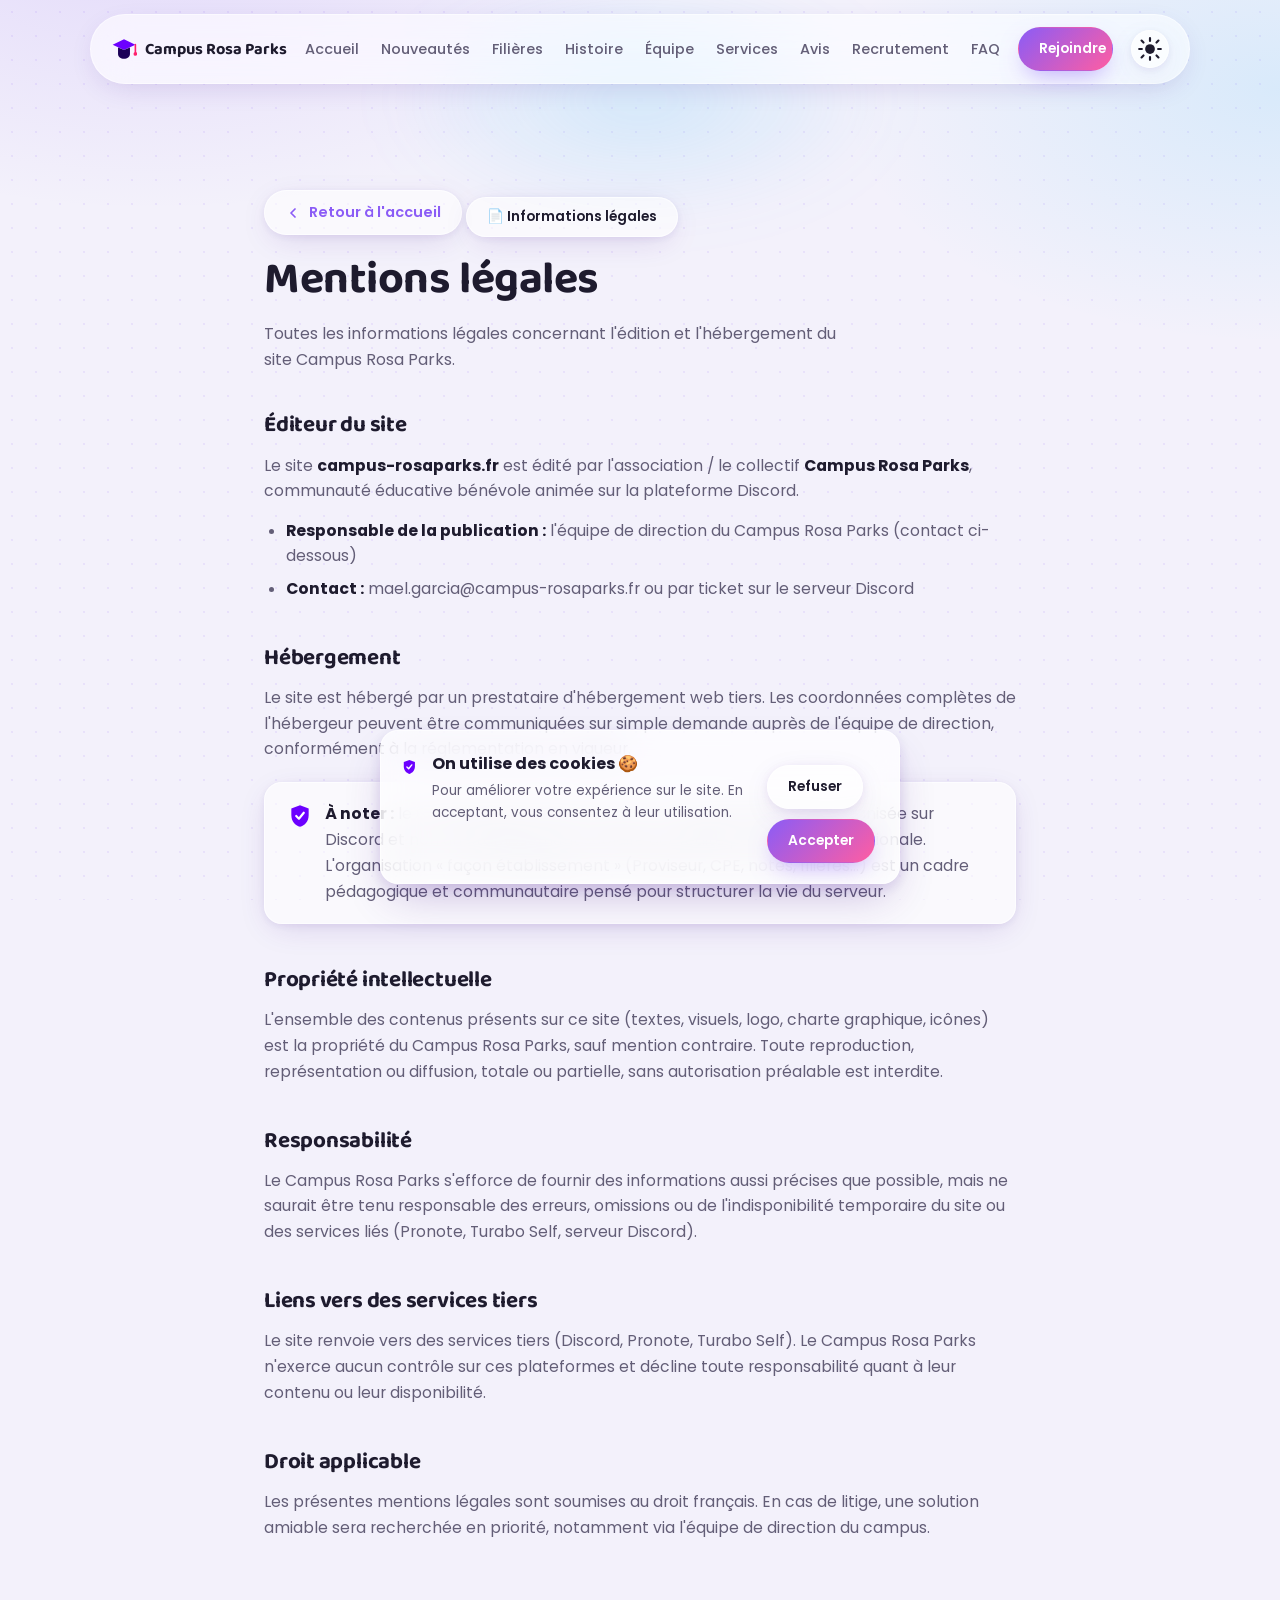
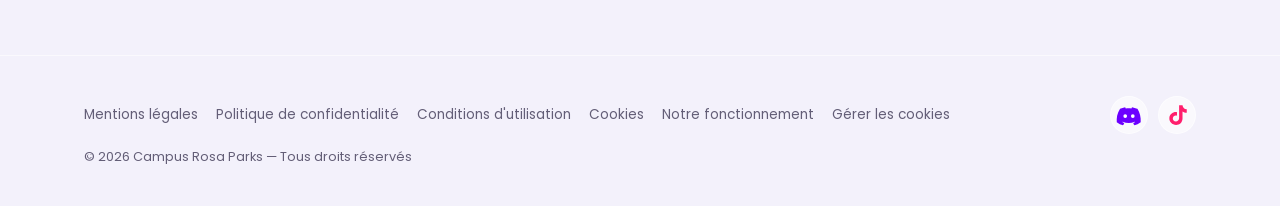
<file: mentions-legales.html>
<!DOCTYPE html>
<html lang="fr">
<head>
<meta charset="UTF-8">
<meta name="viewport" content="width=device-width, initial-scale=1, viewport-fit=cover">
<title>Mentions légales — Campus Rosa Parks</title>
<meta name="description" content="Mentions légales du site Campus Rosa Parks : éditeur, hébergement, propriété intellectuelle et responsabilité.">
<link rel="preconnect" href="https://fonts.googleapis.com">
<link rel="preconnect" href="https://fonts.gstatic.com" crossorigin>
<link href="https://fonts.googleapis.com/css2?family=Baloo+2:wght@500;600;700;800&family=Poppins:wght@400;500;600;700&display=swap" rel="stylesheet">
<style>
/* =========================================================
   CAMPUS ROSA PARKS — DESIGN SYSTEM v2 (Glassmorphism)
   ========================================================= */

:root{
  /* Palette — dégradés doux */
  --sun:#FFC857;
  --tang:#FF8A5B;
  --pink:#FF5DA2;
  --purple:#8B5CF6;
  --deep:#4C1D95;
  --blue:#38BDF8;
  --green:#34D399;
  --ink:#1E1B2E;
  --paper:#F3F1FB;
  --paper-2:#FFFFFF;
  --muted:#635E77;
  --line:rgba(30,27,46,.12);
  --nav-bg:rgba(255,255,255,.6);
  --nav-border:rgba(255,255,255,.5);
  --dot:rgba(139,92,246,.10);

  /* Glass tokens */
  --glass-bg:rgba(255,255,255,.55);
  --glass-bg-2:rgba(255,255,255,.72);
  --glass-border:rgba(255,255,255,.6);
  --glass-shadow:0 8px 32px -8px rgba(76,29,149,.18), 0 2px 8px rgba(76,29,149,.08);
  --glass-shadow-hover:0 20px 44px -12px rgba(76,29,149,.30), 0 4px 14px rgba(76,29,149,.12);
  --blur:18px;

  /* Type */
  --font-display:'Baloo 2', system-ui, sans-serif;
  --font-body:'Poppins', system-ui, -apple-system, sans-serif;

  /* Radii & ombres */
  --r-sm:10px;
  --r-md:18px;
  --r-lg:26px;
  --r-pill:999px;
  --bw:1px;
  --shadow-sm:var(--glass-shadow);
  --shadow-md:var(--glass-shadow-hover);
  --shadow-lg:0 30px 60px -16px rgba(76,29,149,.35);

  --ease:cubic-bezier(.16,1,.3,1);
}

@media (prefers-color-scheme: dark){
  :root:not([data-theme="light"]){
    --paper:#0E0B1C;
    --paper-2:#171329;
    --ink:#F1EEFB;
    --muted:#A79FC9;
    --line:rgba(241,238,251,.10);
    --nav-bg:rgba(23,19,41,.55);
    --nav-border:rgba(255,255,255,.08);
    --dot:rgba(139,92,246,.16);
    --glass-bg:rgba(255,255,255,.05);
    --glass-bg-2:rgba(255,255,255,.08);
    --glass-border:rgba(255,255,255,.1);
    --glass-shadow:0 8px 32px -8px rgba(0,0,0,.5);
    --glass-shadow-hover:0 20px 50px -12px rgba(0,0,0,.6);
  }
}
:root[data-theme="dark"]{
  --paper:#0E0B1C;
  --paper-2:#171329;
  --ink:#F1EEFB;
  --muted:#A79FC9;
  --line:rgba(241,238,251,.10);
  --nav-bg:rgba(23,19,41,.55);
  --nav-border:rgba(255,255,255,.08);
  --dot:rgba(139,92,246,.16);
  --glass-bg:rgba(255,255,255,.05);
  --glass-bg-2:rgba(255,255,255,.08);
  --glass-border:rgba(255,255,255,.1);
  --glass-shadow:0 8px 32px -8px rgba(0,0,0,.5);
  --glass-shadow-hover:0 20px 50px -12px rgba(0,0,0,.6);
}

/* ---------- Reset ---------- */
*,*::before,*::after{box-sizing:border-box;}
html,body{margin:0; padding:0;}
html{scroll-behavior:smooth; scroll-padding-top:130px;}
body{
  background:
    radial-gradient(900px 500px at 12% -10%, rgba(139,92,246,.16), transparent 60%),
    radial-gradient(800px 460px at 100% 10%, rgba(56,189,248,.14), transparent 55%),
    radial-gradient(var(--dot) 1.4px, transparent 1.4px) 0 0/24px 24px,
    var(--paper);
  background-attachment:fixed;
  color:var(--ink);
  font-family:var(--font-body);
  padding-top:env(safe-area-inset-top,0px);
  padding-bottom:env(safe-area-inset-bottom,0px);
  overflow-x:hidden;
}
h1,h2,h3{font-family:var(--font-display); line-height:1.12; margin:0; letter-spacing:-.01em;}
p{margin:0; color:var(--muted); line-height:1.65;}
a{color:inherit; text-decoration:none;}
button{font-family:inherit; cursor:pointer;}
img{max-width:100%; display:block;}
.wrap{max-width:1160px; margin:0 auto; padding:0 24px;}
::selection{background:var(--purple); color:#fff;}

/* ---------- Icons ---------- */
.icon{width:22px; height:22px; display:inline-block; vertical-align:middle;}
.icon-xs{width:16px; height:16px;}
.icon-sm{width:26px; height:26px;}
.icon-md{width:32px; height:32px;}
.icon-lg{width:44px; height:44px;}

/* ---------- Glass base (mixin-like, reused via multiple selectors) ---------- */
.float-card,.value-card,.filiere-card,.bento-card,.member-card,.svc-card,.quick-card,
.review-card,.step,.news-card,.faq-item,.timeline-item b,.cookie-banner,.refused-box,
.back-to-top,.theme-toggle,.nav-inner,.legal-note,.status,.role-tag{
  backdrop-filter:blur(var(--blur)) saturate(160%);
  -webkit-backdrop-filter:blur(var(--blur)) saturate(160%);
}

/* ---------- Buttons ---------- */
.btn{
  display:inline-flex; align-items:center; gap:8px;
  padding:15px 28px; border-radius:var(--r-pill);
  font-weight:600; font-size:.96rem; border:1px solid transparent;
  transition:transform .35s var(--ease), box-shadow .35s var(--ease), background .35s var(--ease), filter .35s var(--ease);
  position:relative; overflow:hidden;
}
.btn-sm{padding:11px 20px; font-size:.86rem;}
.btn-primary{
  background:linear-gradient(135deg, var(--purple), var(--pink));
  color:#fff;
  box-shadow:0 10px 24px -8px rgba(139,92,246,.55);
}
.btn-primary:hover{transform:translateY(-3px); box-shadow:0 16px 34px -8px rgba(139,92,246,.65); filter:brightness(1.06);}
.btn-primary:active{transform:translateY(-1px) scale(.98);}
.btn-ghost{
  background:var(--glass-bg); color:var(--ink); border:1px solid var(--glass-border);
  box-shadow:var(--glass-shadow);
}
.btn-ghost:hover{transform:translateY(-3px); box-shadow:var(--glass-shadow-hover); background:var(--glass-bg-2);}
.btn-ghost:active{transform:translateY(-1px) scale(.98);}

/* ---------- Reveal-on-scroll ---------- */
.reveal{transition:opacity .8s var(--ease), transform .8s var(--ease);}

/* =========================================================
   NAVIGATION — capsule flottante en verre
   ========================================================= */
.nav-float{
  position:fixed; top:14px; left:0; right:0; z-index:200;
  padding-top:env(safe-area-inset-top,0px);
  display:flex; justify-content:center; padding-left:16px; padding-right:16px;
}
.nav-inner{
  width:100%; max-width:1100px;
  display:flex; align-items:center; justify-content:space-between; gap:18px;
  background:var(--nav-bg);
  border:1px solid var(--nav-border);
  border-radius:var(--r-pill);
  padding:12px 20px;
  box-shadow:0 8px 30px -10px rgba(76,29,149,.20);
  transition:box-shadow .3s var(--ease), background .3s var(--ease), transform .3s var(--ease);
}
.nav-float.scrolled .nav-inner{box-shadow:0 14px 40px -10px rgba(76,29,149,.30); transform:translateY(2px);}
.brand{display:flex; align-items:center; gap:8px; font-family:var(--font-display); font-weight:700; font-size:1.02rem; white-space:nowrap;}
.nav-links{display:flex; gap:22px;}
.nav-links a{font-size:.9rem; font-weight:500; color:var(--muted); transition:color .25s;}
.nav-links a:hover{color:var(--purple);}
.nav-cta{white-space:nowrap;}
.nav-burger{display:none; background:none; border:none; color:var(--ink); padding:6px;}
.theme-toggle{
  display:flex; align-items:center; justify-content:center; flex-shrink:0;
  width:38px; height:38px; border-radius:50%; border:1px solid var(--glass-border);
  background:var(--glass-bg); color:var(--ink); padding:0; box-shadow:var(--glass-shadow);
  transition:transform .35s var(--ease), box-shadow .35s var(--ease), background .3s ease;
}
.theme-toggle:hover{transform:translateY(-2px) rotate(-12deg); background:var(--glass-bg-2);}
.theme-toggle .icon-moon{display:none;}
:root[data-theme="dark"] .theme-toggle .icon-sun{display:none;}
:root[data-theme="dark"] .theme-toggle .icon-moon{display:block;}

@media (max-width:900px){
  .nav-links{
    position:fixed; top:96px; left:16px; right:16px;
    background:var(--glass-bg-2); border:1px solid var(--glass-border); border-radius:var(--r-md); box-shadow:var(--glass-shadow-hover);
    flex-direction:column; padding:18px; gap:14px; backdrop-filter:blur(24px) saturate(160%);
    transform:translateY(-14px) scale(.97); opacity:0; pointer-events:none; transition:.35s var(--ease);
  }
  .nav-links.open{transform:translateY(0) scale(1); opacity:1; pointer-events:auto;}
  .nav-cta{display:none;}
  .nav-burger{display:block;}
}

/* =========================================================
   HERO
   ========================================================= */
.hero{
  position:relative; padding:200px 24px 200px; overflow:hidden;
  text-align:center; isolation:isolate;
}
.blob{
  position:absolute; border-radius:50%; filter:blur(60px); opacity:.55; z-index:-1;
  animation:blob-float 14s var(--ease) infinite alternate;
}
.blob-a{width:360px; height:360px; top:-120px; right:-80px; background:radial-gradient(circle at 30% 30%, var(--purple), transparent 70%); animation-delay:0s;}
.blob-b{width:320px; height:320px; bottom:-140px; left:-100px; background:radial-gradient(circle at 30% 30%, var(--blue), transparent 70%); animation-delay:-4s;}
.blob-c{width:260px; height:260px; top:40%; left:50%; background:radial-gradient(circle at 30% 30%, var(--pink), transparent 70%); animation-delay:-8s; opacity:.4;}
@keyframes blob-float{
  0%{transform:translate(0,0) scale(1);}
  100%{transform:translate(30px,-24px) scale(1.12);}
}
.hero::before,.hero::after{content:none;}
.hero-content{max-width:720px; margin:0 auto;}
.badge{
  display:inline-block; background:var(--glass-bg); color:var(--ink); border:1px solid var(--glass-border);
  padding:9px 20px; border-radius:var(--r-pill); font-size:.85rem; font-weight:600;
  margin-bottom:24px; box-shadow:var(--glass-shadow);
  animation:fade-down .8s var(--ease) both;
}
@keyframes fade-down{from{opacity:0; transform:translateY(-10px);} to{opacity:1; transform:translateY(0);}}
.hero h1{font-size:clamp(2.4rem,6vw,4.2rem); font-weight:700; letter-spacing:-.02em;}
.text-gradient{
  background:linear-gradient(120deg, var(--purple), var(--pink), var(--blue), var(--purple));
  background-size:300% auto;
  -webkit-background-clip:text; background-clip:text; color:transparent;
  animation:gradient-shift 6s ease infinite;
}
@keyframes gradient-shift{
  0%{background-position:0% 50%;} 50%{background-position:100% 50%;} 100%{background-position:0% 50%;}
}
.hero .lede{max-width:52ch; margin:22px auto 0; font-size:1.1rem;}
.hero-actions{display:flex; gap:14px; justify-content:center; margin-top:34px; flex-wrap:wrap;}

.hero-cards{
  position:relative; max-width:900px; margin:74px auto 0;
  display:flex; justify-content:center; gap:22px; flex-wrap:wrap;
}
.float-card{
  background:var(--glass-bg); border:1px solid var(--glass-border); border-radius:var(--r-md); box-shadow:var(--glass-shadow);
  padding:18px 26px; display:flex; align-items:center; gap:14px; text-align:left;
  animation:float-card 6s ease-in-out infinite;
  transition:box-shadow .35s var(--ease), transform .35s var(--ease);
}
.float-card:hover{box-shadow:var(--glass-shadow-hover);}
.float-card div{display:flex; flex-direction:column;}
.float-card b{font-family:var(--font-display); font-size:1.5rem;}
.float-card span{font-size:.8rem; color:var(--muted);}
.fc-1{animation-delay:0s;}
.fc-2{transform:translateY(18px); animation-delay:-2s;}
.fc-3{animation-delay:-4s;}
@keyframes float-card{
  0%,100%{transform:translateY(0);}
  50%{transform:translateY(-14px);}
}

/* =========================================================
   SECTIONS
   ========================================================= */
.section{padding:110px 0; position:relative;}
.section.alt{background:transparent;}
.section.first{padding-top:200px;}
.section.first::before{
  content:""; position:absolute; top:-40px; left:50%; width:600px; height:280px; transform:translateX(-50%);
  background:radial-gradient(ellipse at center, rgba(139,92,246,.20), transparent 70%);
  filter:blur(30px); z-index:-1; pointer-events:none;
}
.legal-hero::before{
  content:""; position:absolute; top:-20px; left:50%; width:520px; height:240px; transform:translateX(-50%);
  background:radial-gradient(ellipse at center, rgba(56,189,248,.18), transparent 70%);
  filter:blur(30px); z-index:-1; pointer-events:none;
}
.section-head{display:flex; align-items:flex-start; gap:22px; margin-bottom:52px; max-width:760px;}
.section-head h2{font-size:clamp(1.8rem,3.6vw,2.5rem); font-weight:700; margin-bottom:10px;}
.icon-badge{
  width:64px; height:64px; border-radius:22px; flex-shrink:0;
  display:flex; align-items:center; justify-content:center; box-shadow:var(--glass-shadow);
  transition:transform .4s var(--ease);
}
.icon-badge .icon{width:32px; height:32px;}
.grad-purple{background:linear-gradient(135deg,#8B5CF6,#4C1D95); color:#fff; box-shadow:0 12px 26px -8px rgba(139,92,246,.55);}
.grad-blue{background:linear-gradient(135deg,#38BDF8,#4C1D95); color:#fff; box-shadow:0 12px 26px -8px rgba(56,189,248,.5);}
.grad-pink{background:linear-gradient(135deg,#FF5DA2,#FF8A5B); color:#fff; box-shadow:0 12px 26px -8px rgba(255,93,162,.5);}
.grad-green{background:linear-gradient(135deg,#34D399,#38BDF8); color:#fff; box-shadow:0 12px 26px -8px rgba(52,211,153,.5);}
.grad-orange{background:linear-gradient(135deg,#FFC857,#FF8A5B); color:#fff; box-shadow:0 12px 26px -8px rgba(255,200,87,.5);}
.grad-muted{background:var(--glass-bg); color:var(--muted); border:1px solid var(--glass-border); box-shadow:none;}

/* ---- Texte long & valeurs ---- */
.text-block{max-width:74ch; display:flex; flex-direction:column; gap:16px; margin-bottom:36px;}
.text-block p{font-size:1rem;}
.sub-title{font-size:1.3rem; font-weight:700; margin:44px 0 20px;}
.values-grid{display:grid; grid-template-columns:repeat(4,1fr); gap:18px;}
.value-card{
  background:var(--glass-bg); border:1px solid var(--glass-border); border-radius:var(--r-md);
  padding:22px; display:flex; flex-direction:column; gap:8px; align-items:flex-start;
  box-shadow:var(--glass-shadow);
  transition:transform .4s var(--ease), box-shadow .4s var(--ease), background .4s var(--ease);
}
.value-card:hover{transform:translateY(-6px); box-shadow:var(--glass-shadow-hover); background:var(--glass-bg-2);}
.value-card b{font-size:1rem;}
.value-card p{font-size:.86rem;}

/* ---- Filières ---- */
.filiere-grid{display:grid; grid-template-columns:repeat(2,1fr); gap:20px;}
.filiere-card{
  background:var(--glass-bg); border:1px solid var(--glass-border); border-radius:var(--r-lg);
  padding:26px 28px; display:flex; flex-direction:column; gap:14px; box-shadow:var(--glass-shadow);
  transition:transform .4s var(--ease), box-shadow .4s var(--ease), background .4s var(--ease);
}
.filiere-card:hover{transform:translateY(-6px); box-shadow:var(--glass-shadow-hover); background:var(--glass-bg-2);}
.filiere-card-head{display:flex; align-items:center; gap:12px;}
.filiere-card-head .icon-badge{width:44px; height:44px; border-radius:16px;}
.filiere-card-head .icon-badge .icon{width:22px; height:22px;}
.filiere-card-head b{font-family:var(--font-display); font-size:1.08rem;}
.filiere-list{list-style:none; margin:0; padding:0; display:flex; flex-direction:column; gap:8px;}
.filiere-list li{
  font-size:.92rem; color:var(--ink); display:flex; align-items:center; gap:10px;
  padding:9px 12px; border-radius:var(--r-sm); background:rgba(255,255,255,.35); border:1px solid var(--glass-border);
}
:root[data-theme="dark"] .filiere-list li{background:rgba(255,255,255,.04);}
.filiere-list li .icon{width:8px; height:8px; border-radius:50%; background:var(--purple); flex-shrink:0;}

/* ---- Frise chronologique ---- */
.timeline{position:relative; display:flex; flex-direction:column; gap:34px; padding-left:30px; border-left:2px solid transparent;
  border-image:linear-gradient(var(--purple),var(--blue)) 1;}
.timeline-item{position:relative;}
.timeline-dot{
  position:absolute; left:-38px; top:0; width:16px; height:16px; border-radius:50%;
  background:linear-gradient(135deg,var(--purple),var(--pink)); box-shadow:0 0 0 4px var(--glass-bg), 0 0 14px rgba(139,92,246,.6);
}
.timeline-item b{display:block; font-size:1.02rem; margin-bottom:4px; backdrop-filter:none;}
.timeline-item p{font-size:.92rem; max-width:60ch;}

/* ---- Bento (Qui sommes-nous) ---- */
.bento{display:grid; grid-template-columns:repeat(3,1fr); gap:20px;}
.bento-card{
  background:var(--glass-bg); border:1px solid var(--glass-border); border-radius:var(--r-lg);
  padding:30px; text-align:center; display:flex; flex-direction:column; align-items:center; gap:8px;
  box-shadow:var(--glass-shadow); transition:transform .4s var(--ease), box-shadow .4s var(--ease);
}
.bento-card:hover{transform:translateY(-8px); box-shadow:var(--glass-shadow-hover);}
.bento-card .icon-lg{margin-bottom:6px;}
.bento-card b{font-family:var(--font-display); font-size:2.2rem;}
.bento-card span{color:var(--muted); font-size:.92rem;}

/* ---- Équipe ---- */
.team-group{margin-bottom:44px;}
.team-group h3{
  display:flex; align-items:center; gap:8px; font-size:1rem; font-weight:600;
  color:var(--purple); margin-bottom:18px;
}
.team-grid{display:grid; grid-template-columns:repeat(3,1fr); gap:18px;}
.member-card{
  background:var(--glass-bg); border:1px solid var(--glass-border); border-radius:var(--r-md);
  padding:24px; display:flex; flex-direction:column; gap:6px; align-items:flex-start; box-shadow:var(--glass-shadow);
  transition:transform .4s var(--ease), box-shadow .4s var(--ease);
}
.member-card:hover{transform:translateY(-6px); box-shadow:var(--glass-shadow-hover);}
.member-card.wide{grid-column:span 2;}
.member-card.empty{opacity:.6;}
.avatar{
  width:46px; height:46px; border-radius:16px; color:#fff; font-weight:700; font-size:.85rem;
  display:flex; align-items:center; justify-content:center; margin-bottom:6px;
}
.avatar.sm{width:34px; height:34px; margin:0;}
.member-card b{font-size:1rem;}
.role-tag{
  font-size:.76rem; color:var(--muted); background:rgba(255,255,255,.4); border:1px solid var(--glass-border);
  padding:4px 12px; border-radius:var(--r-pill);
}
:root[data-theme="dark"] .role-tag{background:rgba(255,255,255,.05);}
.member-card a{font-size:.86rem; color:var(--blue);}
.member-card a:hover{color:var(--pink);}
.member-card .na{font-size:.86rem; color:var(--muted);}

/* ---- Services ---- */
.svc-grid{display:grid; grid-template-columns:repeat(3,1fr); gap:20px;}
.svc-card{
  background:var(--glass-bg); border:1px solid var(--glass-border); border-radius:var(--r-lg);
  padding:30px; display:flex; flex-direction:column; gap:10px; align-items:flex-start; box-shadow:var(--glass-shadow);
  transition:transform .4s var(--ease), box-shadow .4s var(--ease), border-color .4s var(--ease);
}
.svc-card:hover{transform:translateY(-8px); box-shadow:var(--glass-shadow-hover); border-color:var(--purple);}
.svc-card b{font-family:var(--font-display); font-size:1.2rem;}
.svc-card p{font-size:.9rem;}
.svc-card.soon{opacity:.6;}
.status{font-size:.76rem; font-weight:700; padding:5px 14px; border-radius:var(--r-pill); border:1px solid var(--glass-border);}
.status.ok{background:linear-gradient(135deg,var(--green),var(--blue)); color:#fff; border:none;}
.status.wait{background:var(--glass-bg); color:var(--muted);}

/* ---- Avis / carrousel ---- */
.carousel{max-width:640px; margin:0 auto;}
.carousel-track{display:flex; transition:transform .6s var(--ease);}
.carousel-slide{min-width:100%; padding:4px;}
.review-card{
  background:var(--glass-bg); border:1px solid var(--glass-border); border-radius:var(--r-lg);
  padding:36px; text-align:center; box-shadow:var(--glass-shadow);
}
.review-card.invite{display:flex; flex-direction:column; align-items:center; gap:14px;}
.stars{display:flex; gap:4px; justify-content:center; color:var(--sun); margin-bottom:14px;}
.review-card p{font-family:var(--font-display); font-size:1.15rem; color:var(--ink); margin-bottom:18px;}
.who{display:flex; align-items:center; justify-content:center; gap:10px;}
.who b{font-size:.92rem;}
.carousel-controls{display:flex; align-items:center; justify-content:center; gap:18px; margin-top:24px;}
.carousel-controls button{
  width:42px; height:42px; border-radius:50%; border:1px solid var(--glass-border);
  background:var(--glass-bg); display:flex; align-items:center; justify-content:center;
  transition:background .3s ease, color .3s ease, transform .3s var(--ease);
}
.carousel-controls button:hover{background:linear-gradient(135deg,var(--purple),var(--pink)); color:#fff; transform:translateY(-2px);}
.carousel-dots{display:flex; gap:8px;}
.carousel-dots span{width:8px; height:8px; border-radius:50%; background:var(--line); transition:background .3s ease, transform .3s ease;}
.carousel-dots span.active{background:linear-gradient(135deg,var(--purple),var(--pink)); transform:scale(1.3);}

/* ---- Recrutement ---- */
.steps{display:grid; grid-template-columns:repeat(3,1fr); gap:20px; margin-bottom:40px;}
.step{
  position:relative; background:var(--glass-bg); border:1px solid var(--glass-border); border-radius:var(--r-lg);
  padding:32px 26px; display:flex; flex-direction:column; gap:8px; align-items:flex-start; box-shadow:var(--glass-shadow);
  transition:transform .4s var(--ease), box-shadow .4s var(--ease);
}
.step:hover{transform:translateY(-6px); box-shadow:var(--glass-shadow-hover);}
.step-n{
  position:absolute; top:-14px; right:20px; width:32px; height:32px; border-radius:50%;
  background:linear-gradient(135deg,var(--pink),var(--purple)); color:#fff;
  display:flex; align-items:center; justify-content:center; font-weight:700; font-size:.85rem;
  box-shadow:0 6px 16px -4px rgba(139,92,246,.6);
}
.step b{font-size:1.05rem; margin-top:6px;}
.step p{font-size:.9rem;}
.cta-banner{
  background:linear-gradient(135deg,var(--deep),var(--purple),var(--pink)); background-size:200% auto;
  color:#fff; border-radius:var(--r-lg); padding:36px 40px;
  display:flex; align-items:center; justify-content:space-between; gap:24px; flex-wrap:wrap;
  box-shadow:0 20px 44px -14px rgba(76,29,149,.5); animation:gradient-shift 8s ease infinite;
}
.cta-banner b{font-family:var(--font-display); font-size:1.2rem; display:block; margin-bottom:6px;}
.cta-banner p{color:rgba(255,255,255,.78);}

/* ---- FAQ ---- */
.faq-list{max-width:760px; display:flex; flex-direction:column; gap:12px;}
.faq-item{
  border-bottom:none; background:var(--glass-bg); border:1px solid var(--glass-border);
  border-radius:var(--r-md); box-shadow:var(--glass-shadow); overflow:hidden;
  transition:box-shadow .3s var(--ease);
}
.faq-item.open{box-shadow:var(--glass-shadow-hover);}
.faq-q{
  width:100%; background:none; border:none; text-align:left; padding:20px 22px;
  display:flex; justify-content:space-between; align-items:center; font-weight:600; font-size:1rem; color:var(--ink);
}
.faq-q .icon{transition:transform .35s var(--ease); color:var(--muted);}
.faq-item.open .faq-q .icon{transform:rotate(180deg); color:var(--purple);}
.faq-a{max-height:0; overflow:hidden; transition:max-height .4s var(--ease);}
.faq-a p{padding:0 22px 20px;}

/* =========================================================
   FOOTER
   ========================================================= */
footer{border-top:1px solid var(--glass-border); padding:40px 0; position:relative;}
.footer-inner{display:flex; flex-direction:row; align-items:center; justify-content:space-between; flex-wrap:wrap; gap:14px;}
.footer-inner .footer-base{order:3; width:100%;}
.footer-links{display:flex; gap:18px; flex-wrap:wrap; align-items:center;}
.footer-links a, .link-btn{font-size:.85rem; color:var(--muted); background:none; border:none; padding:0; transition:color .25s;}
.footer-links a:hover, .link-btn:hover{color:var(--pink);}
.footer-base{font-size:.8rem; color:var(--muted);}
.footer-social{display:flex; gap:10px;}
.footer-social a{
  width:38px; height:38px; border-radius:50%; border:1px solid var(--glass-border);
  background:var(--glass-bg); display:flex; align-items:center; justify-content:center;
  color:var(--muted); transition:transform .35s var(--ease), color .3s ease, background .3s ease;
}
.footer-social a:hover{transform:translateY(-4px); color:#fff; background:linear-gradient(135deg,var(--purple),var(--pink));}
@media (max-width:640px){.footer-inner{flex-direction:column; align-items:flex-start;}}

/* =========================================================
   COOKIES
   ========================================================= */
.cookie-banner{
  position:fixed; left:16px; right:16px; bottom:calc(16px + env(safe-area-inset-bottom,0px));
  max-width:520px; margin:0 auto; z-index:300;
  background:var(--glass-bg-2); border:1px solid var(--glass-border); border-radius:var(--r-md);
  box-shadow:var(--glass-shadow-hover); padding:20px; display:flex; gap:14px; align-items:flex-start;
  animation:fade-up .5s var(--ease) both;
}
@keyframes fade-up{from{opacity:0; transform:translateY(20px);} to{opacity:1; transform:translateY(0);}}
.cookie-text b{display:block; margin-bottom:4px;}
.cookie-text p{font-size:.85rem;}
.cookie-actions{display:flex; gap:10px; margin-top:14px; flex-wrap:wrap;}
@media (max-width:520px){.cookie-banner{flex-direction:column;}}

.refused-overlay{
  display:none; position:fixed; inset:0; z-index:400; background:rgba(10,7,20,.55);
  align-items:center; justify-content:center; padding:24px; backdrop-filter:blur(10px);
}
.refused-box{
  background:var(--glass-bg-2); border:1px solid var(--glass-border); border-radius:var(--r-lg); padding:40px;
  max-width:380px; text-align:center; box-shadow:var(--glass-shadow-hover);
  animation:fade-up .4s var(--ease) both;
}
.refused-box h3{margin:14px 0 8px; font-size:1.3rem;}
.refused-box p{margin-bottom:20px; font-size:.92rem;}

/* =========================================================
   BACK TO TOP
   ========================================================= */
.back-to-top{
  position:fixed; right:20px; bottom:calc(20px + env(safe-area-inset-bottom,0px));
  width:48px; height:48px; border-radius:50%; border:1px solid var(--glass-border); z-index:150;
  background:linear-gradient(135deg,var(--purple),var(--pink)); color:#fff;
  display:flex; align-items:center; justify-content:center;
  box-shadow:0 10px 26px -8px rgba(139,92,246,.6); cursor:pointer;
  opacity:0; transform:translateY(12px) scale(.9); pointer-events:none;
  transition:opacity .3s var(--ease), transform .3s var(--ease);
}
.back-to-top.visible{opacity:1; transform:translateY(0) scale(1); pointer-events:auto;}
.back-to-top:hover{transform:translateY(-4px) scale(1.05);}
.back-to-top .icon{transform:rotate(-90deg);}

/* ---- Ajouts : pages dediees ---- */
.section-head .icon-badge, .quick-card .icon-badge{transition:transform .4s var(--ease);}
.filiere-card:hover .icon-badge, .svc-card:hover .icon-badge, .bento-card:hover .icon-lg,
.member-card:hover .avatar, .quick-card:hover .icon-badge{transform:rotate(-8deg) scale(1.1);}

main{animation:page-in .7s var(--ease) both;}
@keyframes page-in{from{opacity:0; transform:translateY(14px);} to{opacity:1; transform:translateY(0);}}

.nav-links a{position:relative;}
.nav-links a::after{
  content:""; position:absolute; left:0; right:100%; bottom:-4px; height:2px; border-radius:2px;
  background:linear-gradient(90deg,var(--purple),var(--pink)); transition:right .3s var(--ease);
}
.nav-links a:hover::after{right:0;}

.section.first{padding-top:200px;}
.back-home{display:inline-flex; align-items:center; gap:8px; margin-bottom:8px; color:var(--purple); font-weight:600; font-size:.9rem; transition:gap .3s var(--ease);}
.back-home:hover{gap:12px;}
.back-home .icon{transform:rotate(180deg); width:16px; height:16px;}

.quick-links{display:grid; grid-template-columns:repeat(3,1fr); gap:20px;}
.quick-card{
  background:var(--glass-bg); border:1px solid var(--glass-border); border-radius:var(--r-lg);
  padding:26px; display:flex; flex-direction:column; gap:10px; align-items:flex-start; box-shadow:var(--glass-shadow);
  transition:transform .4s var(--ease), box-shadow .4s var(--ease), border-color .4s var(--ease);
}
.quick-card:hover{transform:translateY(-8px); box-shadow:var(--glass-shadow-hover); border-color:var(--purple);}
.quick-card b{font-family:var(--font-display); font-size:1.1rem;}
.quick-card p{font-size:.88rem;}
.quick-card .go{font-size:.86rem; font-weight:600; color:var(--purple); display:inline-flex; align-items:center; gap:6px; transition:gap .3s var(--ease);}
.quick-card:hover .go{gap:10px;}
@media (max-width:900px){.quick-links{grid-template-columns:1fr 1fr;}}
@media (max-width:640px){.quick-links{grid-template-columns:1fr;}}

/* =========================================================
   Bandeau d'annonces défilant
   ========================================================= */
.ticker{
  position:fixed; top:0; left:0; right:0; z-index:199;
  background:var(--glass-bg-2); color:var(--ink); overflow:hidden; white-space:nowrap;
  border-bottom:1px solid var(--glass-border); backdrop-filter:blur(16px) saturate(160%);
}
.ticker-track{
  display:inline-flex; align-items:center; gap:48px; padding:8px 0;
  animation:ticker-scroll 26s linear infinite;
}
.ticker-track span{display:inline-flex; align-items:center; gap:10px; font-size:.82rem; font-weight:600; letter-spacing:.01em;}
.ticker-track span b{background:linear-gradient(90deg,var(--purple),var(--pink)); -webkit-background-clip:text; background-clip:text; color:transparent;}
@keyframes ticker-scroll{
  0%{transform:translateX(0);}
  100%{transform:translateX(-50%);}
}

.new-flag{
  display:inline-flex; align-items:center; gap:6px; background:linear-gradient(135deg,var(--pink),var(--purple)); color:#fff;
  border:none; border-radius:var(--r-pill); padding:4px 12px;
  font-size:.72rem; font-weight:700; text-transform:uppercase; letter-spacing:.04em;
}
.news-grid{display:grid; grid-template-columns:repeat(4,1fr); gap:18px;}
.news-card{
  position:relative; background:var(--glass-bg); border:1px solid var(--glass-border); border-radius:var(--r-lg);
  padding:26px 22px; display:flex; flex-direction:column; gap:10px; align-items:flex-start;
  box-shadow:var(--glass-shadow); transition:transform .4s var(--ease), box-shadow .4s var(--ease);
}
.news-card:hover{transform:translateY(-6px); box-shadow:var(--glass-shadow-hover);}
.news-card .new-flag{position:absolute; top:-12px; right:16px;}
.news-card b{font-family:var(--font-display); font-size:1.05rem;}
.news-card p{font-size:.86rem;}
.news-year{
  display:inline-flex; align-items:center; justify-content:center; width:40px; height:40px;
  border-radius:14px; background:linear-gradient(135deg,var(--green),var(--blue));
  font-family:var(--font-display); font-weight:700; font-size:.85rem; color:#fff;
}
@media (max-width:900px){.news-grid{grid-template-columns:1fr 1fr;}}
@media (max-width:640px){.news-grid{grid-template-columns:1fr;}}

/* =========================================================
   RESPONSIVE
   ========================================================= */
@media (max-width:900px){
  .bento, .svc-grid, .steps, .team-grid{grid-template-columns:1fr 1fr;}
  .values-grid, .filiere-grid{grid-template-columns:1fr 1fr;}
  .member-card.wide{grid-column:span 2;}
}
@media (max-width:640px){
  .hero{padding:170px 20px 200px;}
  .bento, .svc-grid, .steps, .team-grid{grid-template-columns:1fr;}
  .values-grid, .filiere-grid{grid-template-columns:1fr;}
  .member-card.wide{grid-column:span 1;}
  .section-head{flex-direction:column;}
  .cta-banner{flex-direction:column; align-items:flex-start;}
}

/* Respect des préférences de mouvement réduit */
@media (prefers-reduced-motion: reduce){
  *{animation-duration:.01ms !important; animation-iteration-count:1 !important; transition-duration:.01ms !important;}
}

</style>
<style>
.legal-hero{padding:190px 0 20px; position:relative;}
.legal-hero .wrap{max-width:800px;}
.legal-hero .badge{margin-bottom:18px;}
.legal-hero h1{font-size:clamp(2rem,5vw,2.8rem); font-weight:700;}
.legal-hero .lede{margin-top:16px; max-width:60ch;}
.legal-body{padding:20px 0 100px;}
.legal-body .wrap{max-width:800px;}
.legal-body h2{font-family:var(--font-display); font-size:1.4rem; font-weight:700; margin:44px 0 14px;}
.legal-body h2:first-child{margin-top:0;}
.legal-body p{margin-bottom:14px; font-size:.98rem;}
.legal-body ul{margin:0 0 14px; padding-left:22px; color:var(--muted);}
.legal-body li{margin-bottom:8px; font-size:.98rem; line-height:1.6;}
.legal-body strong{color:var(--ink);}
.legal-note{
  background:var(--glass-bg); border:1px solid var(--glass-border); border-radius:var(--r-md);
  padding:18px 22px; font-size:.9rem; margin:20px 0 30px; display:flex; gap:12px; align-items:flex-start;
  box-shadow:var(--glass-shadow); color:var(--ink);
}
.legal-note .icon{flex-shrink:0; margin-top:2px;}
.back-home{display:inline-flex; align-items:center; gap:8px; margin-bottom:18px;}
.back-home .icon{transform:rotate(180deg); width:16px; height:16px;}
</style>
</head>
<body>

<svg style="display:none" aria-hidden="true">
  <symbol id="i-cap" viewBox="0 0 48 48">
    <path d="M24 6 L45 16 L24 26 L3 16 Z" fill="#6C00FF"/>
    <path d="M24 26 L13 21 L13 33 C13 38 18 42 24 42 C30 42 35 38 35 33 L35 21 Z" fill="#1B0057"/>
    <line x1="45" y1="16" x2="45" y2="30" stroke="#FF1F6D" stroke-width="3" stroke-linecap="round"/>
    <circle cx="45" cy="33" r="3.4" fill="#FF1F6D"/>
  </symbol>
  <symbol id="i-chat" viewBox="0 0 48 48">
    <path d="M6 10h36a4 4 0 0 1 4 4v16a4 4 0 0 1-4 4H24l-9 8v-8H6a4 4 0 0 1-4-4V14a4 4 0 0 1 4-4Z" fill="#00C2D1"/>
    <circle cx="16" cy="22" r="2.6" fill="#fff"/><circle cx="24" cy="22" r="2.6" fill="#fff"/><circle cx="32" cy="22" r="2.6" fill="#fff"/>
  </symbol>
  <symbol id="i-calendar" viewBox="0 0 48 48">
    <rect x="6" y="10" width="36" height="32" rx="6" fill="#FFD400"/>
    <rect x="6" y="10" width="36" height="10" rx="6" fill="#FF6B00"/>
    <rect x="13" y="26" width="6" height="6" rx="1.5" fill="#fff"/>
    <rect x="21" y="26" width="6" height="6" rx="1.5" fill="#fff"/>
    <rect x="29" y="26" width="6" height="6" rx="1.5" fill="#fff"/>
  </symbol>
  <symbol id="i-chart" viewBox="0 0 48 48">
    <rect x="4" y="4" width="40" height="40" rx="10" fill="#00E6A0"/>
    <rect x="12" y="26" width="6" height="12" rx="2" fill="#fff"/>
    <rect x="21" y="18" width="6" height="20" rx="2" fill="#fff"/>
    <rect x="30" y="10" width="6" height="28" rx="2" fill="#fff"/>
  </symbol>
  <symbol id="i-trophy" viewBox="0 0 48 48">
    <path d="M14 8h20v12a10 10 0 0 1-20 0Z" fill="#FFD400"/>
    <path d="M14 10H6a8 8 0 0 0 8 12" fill="none" stroke="#FF6B00" stroke-width="3"/>
    <path d="M34 10h8a8 8 0 0 1-8 12" fill="none" stroke="#FF6B00" stroke-width="3"/>
    <rect x="20" y="30" width="8" height="6" fill="#FF6B00"/>
    <rect x="14" y="36" width="20" height="6" rx="2" fill="#FF6B00"/>
  </symbol>
  <symbol id="i-bell" viewBox="0 0 48 48">
    <path d="M24 6a4 4 0 0 1 4 4v2c6 2 9 7 9 14v6l4 5H7l4-5v-6c0-7 3-12 9-14v-2a4 4 0 0 1 4-4Z" fill="#FF1F6D"/>
    <path d="M18 37a6 6 0 0 0 12 0Z" fill="#1B0057"/>
  </symbol>
  <symbol id="i-gear" viewBox="0 0 48 48">
    <circle cx="24" cy="24" r="9" fill="#00C2D1"/>
    <path d="M24 4v6M24 38v6M4 24h6M38 24h6M9 9l4.2 4.2M34.8 34.8L39 39M39 9l-4.2 4.2M13.2 34.8L9 39" stroke="#6C00FF" stroke-width="4" stroke-linecap="round"/>
  </symbol>
  <symbol id="i-heart" viewBox="0 0 48 48">
    <path d="M24 42S6 30 6 17a10 10 0 0 1 18-6 10 10 0 0 1 18 6c0 13-18 25-18 25Z" fill="#FF1F6D"/>
  </symbol>
  <symbol id="i-star" viewBox="0 0 48 48">
    <path d="M24 4l5.8 12.3L43 18l-9.5 9.1L35.8 43 24 35.8 12.2 43l2.3-15.9L5 18l13.2-1.7Z" fill="#FFD400"/>
  </symbol>
  <symbol id="i-rocket" viewBox="0 0 48 48">
    <path d="M24 4c8 4 12 12 12 22l-6 6h-12l-6-6c0-10 4-18 12-22Z" fill="#00C2D1"/>
    <circle cx="24" cy="18" r="4" fill="#fff"/>
    <path d="M14 32l-6 10 10-6ZM34 32l6 10-10-6Z" fill="#FF6B00"/>
  </symbol>
  <symbol id="i-book" viewBox="0 0 48 48">
    <path d="M6 8h16a6 6 0 0 1 6 6v26a6 6 0 0 0-6-4H6Z" fill="#00E6A0"/>
    <path d="M42 8H26a6 6 0 0 0-6 6v26a6 6 0 0 1 6-4h16Z" fill="#00C2D1"/>
  </symbol>
  <symbol id="i-mega" viewBox="0 0 48 48">
    <path d="M6 20v8l10 3V17Z" fill="#FF6B00"/>
    <path d="M16 16l22-8v32l-22-8Z" fill="#FF1F6D"/>
    <path d="M14 31l3 10h6l-3-9Z" fill="#1B0057"/>
  </symbol>
  <symbol id="i-shield" viewBox="0 0 48 48">
    <path d="M24 4l16 6v12c0 12-7 19-16 22C15 41 8 34 8 22V10Z" fill="#6C00FF"/>
    <path d="M17 24l5 5 9-11" fill="none" stroke="#fff" stroke-width="4" stroke-linecap="round" stroke-linejoin="round"/>
  </symbol>
  <symbol id="i-people" viewBox="0 0 48 48">
    <circle cx="17" cy="16" r="8" fill="#00C2D1"/>
    <circle cx="33" cy="20" r="6.5" fill="#FF1F6D"/>
    <path d="M4 42c0-10 26-10 26 0Z" fill="#00C2D1"/>
    <path d="M26 42c0-8 20-8 20 0Z" fill="#FF1F6D"/>
  </symbol>
  <symbol id="i-mail" viewBox="0 0 48 48">
    <rect x="4" y="10" width="40" height="28" rx="5" fill="#FFD400"/>
    <path d="M6 12l18 15L42 12" fill="none" stroke="#fff" stroke-width="3.5" stroke-linecap="round" stroke-linejoin="round"/>
  </symbol>
  <symbol id="i-menu" viewBox="0 0 32 32"><path d="M5 9h22M5 16h22M5 23h22" stroke="currentColor" stroke-width="3" stroke-linecap="round"/></symbol>
  <symbol id="i-close" viewBox="0 0 32 32"><path d="M8 8l16 16M24 8L8 24" stroke="currentColor" stroke-width="3" stroke-linecap="round"/></symbol>
  <symbol id="i-arrow" viewBox="0 0 32 32"><path d="M12 8l8 8-8 8" fill="none" stroke="currentColor" stroke-width="3.5" stroke-linecap="round" stroke-linejoin="round"/></symbol>
  <symbol id="i-chevron" viewBox="0 0 32 32"><path d="M9 12l7 8 7-8" fill="none" stroke="currentColor" stroke-width="3" stroke-linecap="round" stroke-linejoin="round"/></symbol>
  <symbol id="i-lock" viewBox="0 0 48 48">
    <rect x="10" y="22" width="28" height="20" rx="5" fill="#1B0057"/>
    <path d="M16 22v-6a8 8 0 0 1 16 0v6" fill="none" stroke="#1B0057" stroke-width="5"/>
    <circle cx="24" cy="32" r="3.4" fill="#fff"/>
  </symbol>
  <symbol id="i-sun" viewBox="0 0 24 24">
    <circle cx="12" cy="12" r="4.5" fill="currentColor"/>
    <g stroke="currentColor" stroke-width="2" stroke-linecap="round">
      <path d="M12 2v2.5M12 19.5V22M4.2 4.2l1.8 1.8M18 18l1.8 1.8M2 12h2.5M19.5 12H22M4.2 19.8l1.8-1.8M18 6l1.8-1.8"/>
    </g>
  </symbol>
  <symbol id="i-moon" viewBox="0 0 24 24">
    <path d="M20 14.5A8.5 8.5 0 1 1 9.5 4a7 7 0 0 0 10.5 10.5Z" fill="currentColor"/>
  </symbol>
  <symbol id="i-discord" viewBox="0 0 48 48">
    <path d="M39 12.5c-3-1.4-6.1-2.4-9.4-3-.4.8-.9 1.8-1.2 2.6-3.5-.5-6.9-.5-10.3 0-.3-.8-.8-1.8-1.2-2.6-3.3.6-6.4 1.6-9.4 3C2 21 .9 29.3 1.4 37.4c3.9 2.9 7.7 4.6 11.4 5.7.9-1.3 1.7-2.6 2.4-4.1-1.3-.5-2.6-1.1-3.8-1.9.3-.2.6-.5.9-.7 7.3 3.4 15.2 3.4 22.4 0 .3.2.6.5.9.7-1.2.7-2.5 1.3-3.8 1.9.7 1.4 1.5 2.8 2.4 4.1 3.7-1.1 7.5-2.8 11.4-5.7.6-9.4-1.6-17.6-6-24.9Z" fill="#6C00FF"/>
    <circle cx="17" cy="26" r="3.4" fill="#fff"/><circle cx="31" cy="26" r="3.4" fill="#fff"/>
  </symbol>
  <symbol id="i-tiktok" viewBox="0 0 48 48">
    <path d="M28 6h6.2c.4 3.9 3 7.1 7.8 7.5v6.3c-2.9.1-5.6-.8-7.8-2.3v13.1c0 7-5.1 11.9-11.9 11.9-3.6 0-6.9-1.5-9.2-4-2.3-2.5-3.5-5.8-3.2-9.3.5-6.1 5.7-10.6 12-10.6.7 0 1.4.1 2.1.2v6.6c-.7-.2-1.4-.3-2.1-.3-3 0-5.4 2.2-5.6 5.1-.1 1.6.4 3 1.4 4.1 1 1.1 2.5 1.8 4.2 1.8 3.1 0 5.6-2.4 5.9-5.5.1-.6.1-1.2.1-1.8V6Z" fill="#FF1F6D"/>
  </symbol>
</svg>

<header class="nav-float" id="nav">
  <div class="nav-inner">
    <a href="index.html" class="brand">
      <svg class="icon icon-sm"><use href="#i-cap"/></svg>
      <span>Campus Rosa Parks</span>
    </a>
    <nav class="nav-links" id="navLinks">
      <a href="index.html#accueil">Accueil</a>
      <a href="index.html#nouveautes">Nouveautés</a>
      <a href="filieres.html">Filières</a>
      <a href="histoire.html">Histoire</a>
      <a href="equipe.html">Équipe</a>
      <a href="services.html">Services</a>
      <a href="avis.html">Avis</a>
      <a href="recrutement.html">Recrutement</a>
      <a href="faq.html">FAQ</a>
    </nav>
    <a href="recrutement.html" class="btn btn-primary btn-sm nav-cta">Rejoindre</a>
    <button class="theme-toggle" id="themeToggle" aria-label="Changer de thème">
      <svg class="icon icon-sm icon-sun"><use href="#i-sun"/></svg>
      <svg class="icon icon-sm icon-moon"><use href="#i-moon"/></svg>
    </button>
    <button class="nav-burger" id="navBurger" aria-label="Ouvrir le menu">
      <svg class="icon"><use href="#i-menu"/></svg>
    </button>
  </div>
</header>

<main id="top">
<section class="legal-hero">
  <div class="wrap">
    <a href="index.html" class="back-home btn btn-ghost btn-sm"><svg class="icon"><use href="#i-arrow"/></svg> Retour à l'accueil</a>
    <span class="badge">📄 Informations légales</span>
    <h1>Mentions légales</h1>
    <p class="lede">Toutes les informations légales concernant l'édition et l'hébergement du site Campus Rosa Parks.</p>
  </div>
</section>

<section class="legal-body">
  <div class="wrap">

<h2>Éditeur du site</h2>
<p>Le site <strong>campus-rosaparks.fr</strong> est édité par l'association / le collectif <strong>Campus Rosa Parks</strong>, communauté éducative bénévole animée sur la plateforme Discord.</p>
<ul>
<li><strong>Responsable de la publication :</strong> l'équipe de direction du Campus Rosa Parks (contact ci-dessous)</li>
<li><strong>Contact :</strong> <a href="mailto:mael.garcia@campus-rosaparks.fr">mael.garcia@campus-rosaparks.fr</a> ou par ticket sur le serveur Discord</li>
</ul>

<h2>Hébergement</h2>
<p>Le site est hébergé par un prestataire d'hébergement web tiers. Les coordonnées complètes de l'hébergeur peuvent être communiquées sur simple demande auprès de l'équipe de direction, conformément à la réglementation en vigueur.</p>

<div class="legal-note">
  <svg class="icon icon-sm"><use href="#i-shield"/></svg>
  <p style="margin:0"><strong>À noter :</strong> le Campus Rosa Parks est une communauté éducative organisée sur Discord et non un établissement scolaire accrédité par l'Éducation nationale. L'organisation « façon établissement » (Proviseur, CPE, notes, filières…) est un cadre pédagogique et communautaire pensé pour structurer la vie du serveur.</p>
</div>

<h2>Propriété intellectuelle</h2>
<p>L'ensemble des contenus présents sur ce site (textes, visuels, logo, charte graphique, icônes) est la propriété du Campus Rosa Parks, sauf mention contraire. Toute reproduction, représentation ou diffusion, totale ou partielle, sans autorisation préalable est interdite.</p>

<h2>Responsabilité</h2>
<p>Le Campus Rosa Parks s'efforce de fournir des informations aussi précises que possible, mais ne saurait être tenu responsable des erreurs, omissions ou de l'indisponibilité temporaire du site ou des services liés (Pronote, Turabo Self, serveur Discord).</p>

<h2>Liens vers des services tiers</h2>
<p>Le site renvoie vers des services tiers (Discord, Pronote, Turabo Self). Le Campus Rosa Parks n'exerce aucun contrôle sur ces plateformes et décline toute responsabilité quant à leur contenu ou leur disponibilité.</p>

<h2>Droit applicable</h2>
<p>Les présentes mentions légales sont soumises au droit français. En cas de litige, une solution amiable sera recherchée en priorité, notamment via l'équipe de direction du campus.</p>

  </div>
</section>
</main>


<footer>
  <div class="wrap footer-inner">
    <div class="footer-links">
      <a href="mentions-legales.html">Mentions légales</a>
      <a href="confidentialite.html">Politique de confidentialité</a>
      <a href="conditions.html">Conditions d'utilisation</a>
      <a href="cookies.html">Cookies</a>
      <a href="fonctionnement.html">Notre fonctionnement</a>
      <button id="reopenCookiesFooter" class="link-btn">Gérer les cookies</button>
    </div>
    <div class="footer-social">
      <a href="https://discord.gg/FnWhnB5DF7" target="_blank" rel="noopener" aria-label="Rejoindre le Discord"><svg class="icon icon-sm"><use href="#i-discord"/></svg></a>
      <a href="https://www.tiktok.com/@campus_rosaparks" target="_blank" rel="noopener" aria-label="Suivre sur TikTok"><svg class="icon icon-sm"><use href="#i-tiktok"/></svg></a>
    </div>
    <div class="footer-base">© 2026 Campus Rosa Parks — Tous droits réservés</div>
  </div>
</footer>

<div id="cookieBanner" class="cookie-banner">
  <svg class="icon icon-md"><use href="#i-shield"/></svg>
  <div class="cookie-text">
    <b>On utilise des cookies 🍪</b>
    <p>Pour améliorer votre expérience sur le site. En acceptant, vous consentez à leur utilisation.</p>
  </div>
  <div class="cookie-actions">
    <button id="cookieRefuse" class="btn btn-ghost btn-sm">Refuser</button>
    <button id="cookieAccept" class="btn btn-primary btn-sm">Accepter</button>
  </div>
</div>

<div id="refusedOverlay" class="refused-overlay">
  <div class="refused-box">
    <svg class="icon icon-lg"><use href="#i-lock"/></svg>
    <h3>Accès refusé</h3>
    <p>Vous avez refusé les cookies. L'accès au contenu du site est donc bloqué.</p>
    <button id="reopenBanner" class="btn btn-primary">Revoir mon choix</button>
  </div>
</div>

<button id="backToTop" class="back-to-top" aria-label="Retour en haut">
  <svg class="icon"><use href="#i-arrow"/></svg>
</button>



<script>
/* =========================================================
   CAMPUS ROSA PARKS — SCRIPT PRINCIPAL
   ========================================================= */
/* ---------------------------------------------------------
   0) Thème clair / sombre — clair par défaut, choix mémorisé
   --------------------------------------------------------- */
(function(){
  let saved = null;
  try { saved = localStorage.getItem('crp-theme'); } catch (e) {}
  document.documentElement.setAttribute('data-theme', saved === 'dark' ? 'dark' : 'light');
})();

document.addEventListener('DOMContentLoaded', () => {

  const themeToggle = document.getElementById('themeToggle');
  if (themeToggle) {
    themeToggle.addEventListener('click', () => {
      const isDark = document.documentElement.getAttribute('data-theme') === 'dark';
      const next = isDark ? 'light' : 'dark';
      document.documentElement.setAttribute('data-theme', next);
      try { localStorage.setItem('crp-theme', next); } catch (e) {}
    });
  }

  /* ---------------------------------------------------------
     1) Navigation flottante — état "scrolled" + menu mobile
     --------------------------------------------------------- */
  const nav = document.getElementById('nav');
  const burger = document.getElementById('navBurger');
  const navLinks = document.getElementById('navLinks');

  window.addEventListener('scroll', () => {
    nav.classList.toggle('scrolled', window.scrollY > 20);
  });

  burger.addEventListener('click', () => {
    navLinks.classList.toggle('open');
  });

  navLinks.querySelectorAll('a').forEach(link => {
    link.addEventListener('click', () => navLinks.classList.remove('open'));
  });

  /* ---------------------------------------------------------
     2) Reveal on scroll — IntersectionObserver
     --------------------------------------------------------- */
  const revealEls = document.querySelectorAll('.reveal');
  const revealObserver = new IntersectionObserver((entries) => {
    entries.forEach(entry => {
      if (entry.isIntersecting) {
        entry.target.style.opacity = '1';
        entry.target.style.transform = 'translateY(0)';
        revealObserver.unobserve(entry.target);
      }
    });
  }, { threshold: 0.15 });
  revealEls.forEach((el, i) => {
    // On ne cache l'élément qu'une fois sûr que le JS tourne et que
    // l'observer va bien le reprendre en charge juste après.
    el.style.opacity = '0';
    el.style.transform = 'translateY(28px)';
    el.style.transitionDelay = ((i % 4) * 0.09) + 's';
    revealObserver.observe(el);
  });

  /* ---------------------------------------------------------
     3) Compteurs animés
     --------------------------------------------------------- */
  const counters = document.querySelectorAll('.counter');
  const animateCounter = (el) => {
    const target = parseInt(el.dataset.target, 10) || 0;
    const duration = 1400;
    const start = performance.now();
    function tick(now) {
      const progress = Math.min((now - start) / duration, 1);
      const eased = 1 - Math.pow(1 - progress, 3);
      el.textContent = Math.round(eased * target);
      if (progress < 1) requestAnimationFrame(tick);
    }
    requestAnimationFrame(tick);
  };
  const counterObserver = new IntersectionObserver((entries) => {
    entries.forEach(entry => {
      if (entry.isIntersecting) {
        animateCounter(entry.target);
        counterObserver.unobserve(entry.target);
      }
    });
  }, { threshold: 0.4 });
  counters.forEach(c => counterObserver.observe(c));

  /* ---------------------------------------------------------
     4) Carrousel d'avis
     --------------------------------------------------------- */
  const track = document.getElementById('carouselTrack');
  const dotsWrap = document.getElementById('carouselDots');
  const slides = track ? Array.from(track.children) : [];
  let currentSlide = 0;

  if (track && slides.length) {
    slides.forEach((_, i) => {
      const dot = document.createElement('span');
      if (i === 0) dot.classList.add('active');
      dot.addEventListener('click', () => goToSlide(i));
      dotsWrap.appendChild(dot);
    });

    function goToSlide(index) {
      currentSlide = (index + slides.length) % slides.length;
      track.style.transform = `translateX(-${currentSlide * 100}%)`;
      Array.from(dotsWrap.children).forEach((d, i) => {
        d.classList.toggle('active', i === currentSlide);
      });
    }

    document.getElementById('prevSlide').addEventListener('click', () => goToSlide(currentSlide - 1));
    document.getElementById('nextSlide').addEventListener('click', () => goToSlide(currentSlide + 1));
  }

  /* ---------------------------------------------------------
     5) FAQ accordéon
     --------------------------------------------------------- */
  document.querySelectorAll('.faq-item').forEach(item => {
    const btn = item.querySelector('.faq-q');
    const answer = item.querySelector('.faq-a');
    btn.addEventListener('click', () => {
      const isOpen = item.classList.contains('open');
      document.querySelectorAll('.faq-item.open').forEach(openItem => {
        if (openItem !== item) {
          openItem.classList.remove('open');
          openItem.querySelector('.faq-a').style.maxHeight = null;
        }
      });
      item.classList.toggle('open', !isOpen);
      answer.style.maxHeight = !isOpen ? answer.scrollHeight + 'px' : null;
    });
  });

  /* ---------------------------------------------------------
     6) Cookies — accepter / refuser / rouvrir
     --------------------------------------------------------- */
  const cookieBanner = document.getElementById('cookieBanner');
  const refusedOverlay = document.getElementById('refusedOverlay');
  const body = document.body;

  function applyCookieChoice(choice) {
    if (choice === 'accepted') {
      cookieBanner.style.display = 'none';
      refusedOverlay.style.display = 'none';
      body.style.filter = 'none';
    } else if (choice === 'refused') {
      cookieBanner.style.display = 'none';
      refusedOverlay.style.display = 'flex';
      body.style.filter = 'blur(6px)';
    }
  }

  try {
    const saved = localStorage.getItem('crp-cookie-choice');
    if (saved) applyCookieChoice(saved);
  } catch (e) { /* stockage indisponible : on laisse la bannière visible */ }

  document.getElementById('cookieAccept').addEventListener('click', () => {
    try { localStorage.setItem('crp-cookie-choice', 'accepted'); } catch (e) {}
    applyCookieChoice('accepted');
  });

  document.getElementById('cookieRefuse').addEventListener('click', () => {
    try { localStorage.setItem('crp-cookie-choice', 'refused'); } catch (e) {}
    applyCookieChoice('refused');
  });

  document.getElementById('reopenBanner').addEventListener('click', () => {
    refusedOverlay.style.display = 'none';
    body.style.filter = 'none';
    cookieBanner.style.display = 'flex';
  });

  const reopenFooter = document.getElementById('reopenCookiesFooter');
  if (reopenFooter) {
    reopenFooter.addEventListener('click', () => {
      body.style.filter = 'none';
      refusedOverlay.style.display = 'none';
      cookieBanner.style.display = 'flex';
    });
  }

  /* ---------------------------------------------------------
     7) Bouton retour en haut
     --------------------------------------------------------- */
  const backToTop = document.getElementById('backToTop');
  if (backToTop) {
    window.addEventListener('scroll', () => {
      backToTop.classList.toggle('visible', window.scrollY > 600);
    });
    backToTop.addEventListener('click', () => {
      window.scrollTo({ top: 0, behavior: 'smooth' });
    });
  }

});

</script>
<script>
/* =========================================================
   CAMPUS ROSA PARKS — EFFETS GLASS SUPPLÉMENTAIRES
   ========================================================= */
document.addEventListener('DOMContentLoaded', () => {

  /* Spotlight qui suit le curseur sur les cartes en verre */
  const glassCards = document.querySelectorAll(
    '.value-card,.filiere-card,.bento-card,.svc-card,.quick-card,.member-card,.step,.news-card,.float-card,.faq-item'
  );
  glassCards.forEach(card => {
    card.style.setProperty('--mx', '50%');
    card.style.setProperty('--my', '50%');
    card.style.backgroundImage = 'radial-gradient(240px circle at var(--mx) var(--my), rgba(139,92,246,.16), transparent 70%)';
    card.addEventListener('mousemove', (e) => {
      const r = card.getBoundingClientRect();
      card.style.setProperty('--mx', (e.clientX - r.left) + 'px');
      card.style.setProperty('--my', (e.clientY - r.top) + 'px');
    });
  });

  /* Parallax doux des blobs du hero au mouvement de la souris */
  const blobs = document.querySelectorAll('.blob');
  if (blobs.length) {
    window.addEventListener('mousemove', (e) => {
      const x = (e.clientX / window.innerWidth - 0.5) * 24;
      const y = (e.clientY / window.innerHeight - 0.5) * 24;
      blobs.forEach((b, i) => {
        const depth = (i + 1) * 0.6;
        b.style.transform = `translate(${x * depth}px, ${y * depth}px)`;
      });
    });
  }

});
</script>
</body>
</html>
</file>
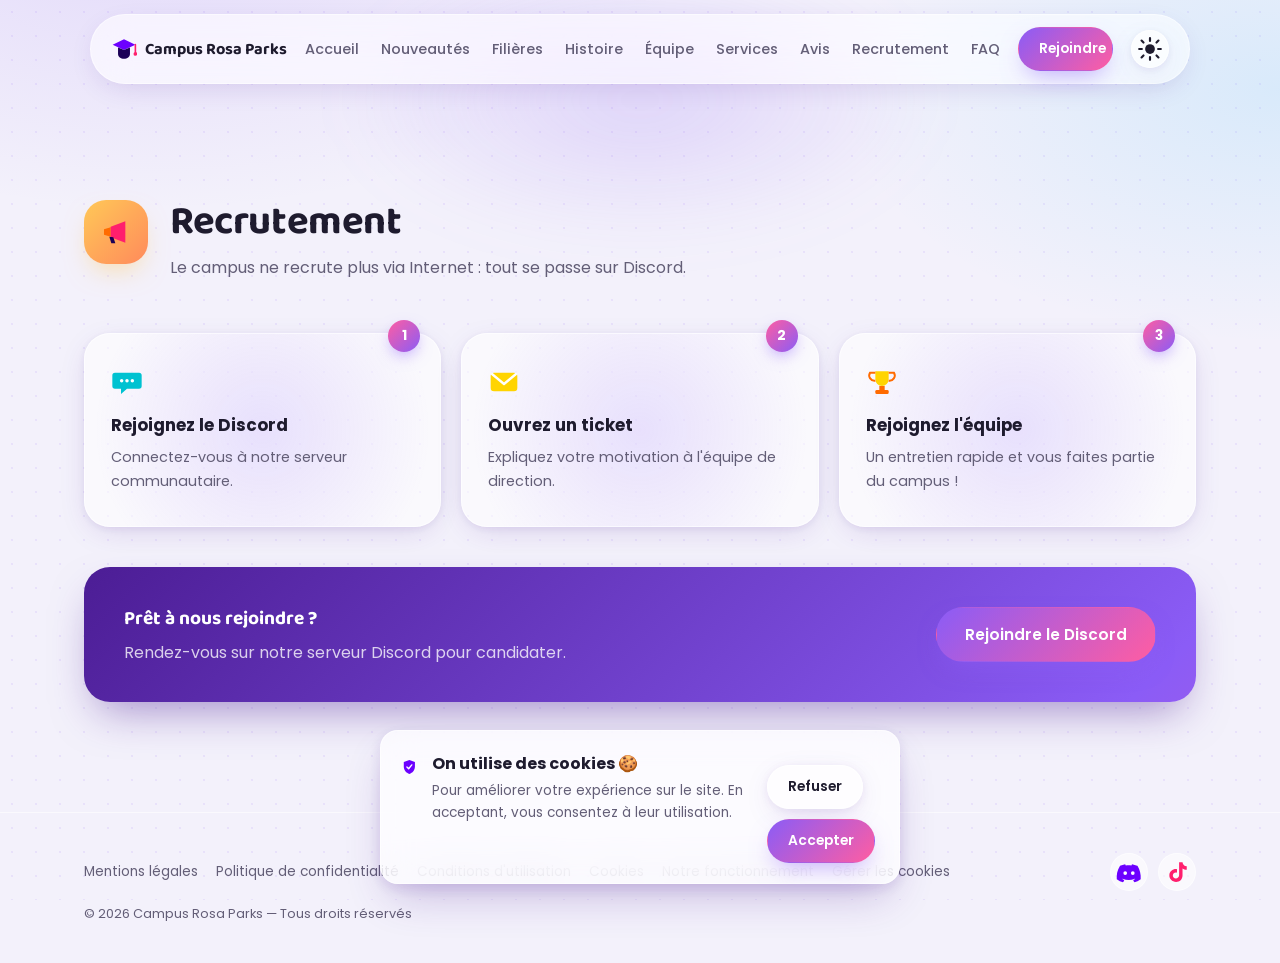
<file: recrutement.html>
<!DOCTYPE html>
<html lang="fr">
<head>
<meta charset="UTF-8">
<meta name="viewport" content="width=device-width, initial-scale=1, viewport-fit=cover">
<title>Recrutement — Campus Rosa Parks</title>
<meta name="description" content="Comment rejoindre le Discord du Campus Rosa Parks et postuler pour faire partie de l'équipe.">
<link rel="preconnect" href="https://fonts.googleapis.com">
<link rel="preconnect" href="https://fonts.gstatic.com" crossorigin>
<link href="https://fonts.googleapis.com/css2?family=Baloo+2:wght@500;600;700;800&family=Poppins:wght@400;500;600;700&display=swap" rel="stylesheet">
<style>
/* =========================================================
   CAMPUS ROSA PARKS — DESIGN SYSTEM v2 (Glassmorphism)
   ========================================================= */

:root{
  /* Palette — dégradés doux */
  --sun:#FFC857;
  --tang:#FF8A5B;
  --pink:#FF5DA2;
  --purple:#8B5CF6;
  --deep:#4C1D95;
  --blue:#38BDF8;
  --green:#34D399;
  --ink:#1E1B2E;
  --paper:#F3F1FB;
  --paper-2:#FFFFFF;
  --muted:#635E77;
  --line:rgba(30,27,46,.12);
  --nav-bg:rgba(255,255,255,.6);
  --nav-border:rgba(255,255,255,.5);
  --dot:rgba(139,92,246,.10);

  /* Glass tokens */
  --glass-bg:rgba(255,255,255,.55);
  --glass-bg-2:rgba(255,255,255,.72);
  --glass-border:rgba(255,255,255,.6);
  --glass-shadow:0 8px 32px -8px rgba(76,29,149,.18), 0 2px 8px rgba(76,29,149,.08);
  --glass-shadow-hover:0 20px 44px -12px rgba(76,29,149,.30), 0 4px 14px rgba(76,29,149,.12);
  --blur:18px;

  /* Type */
  --font-display:'Baloo 2', system-ui, sans-serif;
  --font-body:'Poppins', system-ui, -apple-system, sans-serif;

  /* Radii & ombres */
  --r-sm:10px;
  --r-md:18px;
  --r-lg:26px;
  --r-pill:999px;
  --bw:1px;
  --shadow-sm:var(--glass-shadow);
  --shadow-md:var(--glass-shadow-hover);
  --shadow-lg:0 30px 60px -16px rgba(76,29,149,.35);

  --ease:cubic-bezier(.16,1,.3,1);
}

@media (prefers-color-scheme: dark){
  :root:not([data-theme="light"]){
    --paper:#0E0B1C;
    --paper-2:#171329;
    --ink:#F1EEFB;
    --muted:#A79FC9;
    --line:rgba(241,238,251,.10);
    --nav-bg:rgba(23,19,41,.55);
    --nav-border:rgba(255,255,255,.08);
    --dot:rgba(139,92,246,.16);
    --glass-bg:rgba(255,255,255,.05);
    --glass-bg-2:rgba(255,255,255,.08);
    --glass-border:rgba(255,255,255,.1);
    --glass-shadow:0 8px 32px -8px rgba(0,0,0,.5);
    --glass-shadow-hover:0 20px 50px -12px rgba(0,0,0,.6);
  }
}
:root[data-theme="dark"]{
  --paper:#0E0B1C;
  --paper-2:#171329;
  --ink:#F1EEFB;
  --muted:#A79FC9;
  --line:rgba(241,238,251,.10);
  --nav-bg:rgba(23,19,41,.55);
  --nav-border:rgba(255,255,255,.08);
  --dot:rgba(139,92,246,.16);
  --glass-bg:rgba(255,255,255,.05);
  --glass-bg-2:rgba(255,255,255,.08);
  --glass-border:rgba(255,255,255,.1);
  --glass-shadow:0 8px 32px -8px rgba(0,0,0,.5);
  --glass-shadow-hover:0 20px 50px -12px rgba(0,0,0,.6);
}

/* ---------- Reset ---------- */
*,*::before,*::after{box-sizing:border-box;}
html,body{margin:0; padding:0;}
html{scroll-behavior:smooth; scroll-padding-top:130px;}
body{
  background:
    radial-gradient(900px 500px at 12% -10%, rgba(139,92,246,.16), transparent 60%),
    radial-gradient(800px 460px at 100% 10%, rgba(56,189,248,.14), transparent 55%),
    radial-gradient(var(--dot) 1.4px, transparent 1.4px) 0 0/24px 24px,
    var(--paper);
  background-attachment:fixed;
  color:var(--ink);
  font-family:var(--font-body);
  padding-top:env(safe-area-inset-top,0px);
  padding-bottom:env(safe-area-inset-bottom,0px);
  overflow-x:hidden;
}
h1,h2,h3{font-family:var(--font-display); line-height:1.12; margin:0; letter-spacing:-.01em;}
p{margin:0; color:var(--muted); line-height:1.65;}
a{color:inherit; text-decoration:none;}
button{font-family:inherit; cursor:pointer;}
img{max-width:100%; display:block;}
.wrap{max-width:1160px; margin:0 auto; padding:0 24px;}
::selection{background:var(--purple); color:#fff;}

/* ---------- Icons ---------- */
.icon{width:22px; height:22px; display:inline-block; vertical-align:middle;}
.icon-xs{width:16px; height:16px;}
.icon-sm{width:26px; height:26px;}
.icon-md{width:32px; height:32px;}
.icon-lg{width:44px; height:44px;}

/* ---------- Glass base (mixin-like, reused via multiple selectors) ---------- */
.float-card,.value-card,.filiere-card,.bento-card,.member-card,.svc-card,.quick-card,
.review-card,.step,.news-card,.faq-item,.timeline-item b,.cookie-banner,.refused-box,
.back-to-top,.theme-toggle,.nav-inner,.legal-note,.status,.role-tag{
  backdrop-filter:blur(var(--blur)) saturate(160%);
  -webkit-backdrop-filter:blur(var(--blur)) saturate(160%);
}

/* ---------- Buttons ---------- */
.btn{
  display:inline-flex; align-items:center; gap:8px;
  padding:15px 28px; border-radius:var(--r-pill);
  font-weight:600; font-size:.96rem; border:1px solid transparent;
  transition:transform .35s var(--ease), box-shadow .35s var(--ease), background .35s var(--ease), filter .35s var(--ease);
  position:relative; overflow:hidden;
}
.btn-sm{padding:11px 20px; font-size:.86rem;}
.btn-primary{
  background:linear-gradient(135deg, var(--purple), var(--pink));
  color:#fff;
  box-shadow:0 10px 24px -8px rgba(139,92,246,.55);
}
.btn-primary:hover{transform:translateY(-3px); box-shadow:0 16px 34px -8px rgba(139,92,246,.65); filter:brightness(1.06);}
.btn-primary:active{transform:translateY(-1px) scale(.98);}
.btn-ghost{
  background:var(--glass-bg); color:var(--ink); border:1px solid var(--glass-border);
  box-shadow:var(--glass-shadow);
}
.btn-ghost:hover{transform:translateY(-3px); box-shadow:var(--glass-shadow-hover); background:var(--glass-bg-2);}
.btn-ghost:active{transform:translateY(-1px) scale(.98);}

/* ---------- Reveal-on-scroll ---------- */
.reveal{transition:opacity .8s var(--ease), transform .8s var(--ease);}

/* =========================================================
   NAVIGATION — capsule flottante en verre
   ========================================================= */
.nav-float{
  position:fixed; top:14px; left:0; right:0; z-index:200;
  padding-top:env(safe-area-inset-top,0px);
  display:flex; justify-content:center; padding-left:16px; padding-right:16px;
}
.nav-inner{
  width:100%; max-width:1100px;
  display:flex; align-items:center; justify-content:space-between; gap:18px;
  background:var(--nav-bg);
  border:1px solid var(--nav-border);
  border-radius:var(--r-pill);
  padding:12px 20px;
  box-shadow:0 8px 30px -10px rgba(76,29,149,.20);
  transition:box-shadow .3s var(--ease), background .3s var(--ease), transform .3s var(--ease);
}
.nav-float.scrolled .nav-inner{box-shadow:0 14px 40px -10px rgba(76,29,149,.30); transform:translateY(2px);}
.brand{display:flex; align-items:center; gap:8px; font-family:var(--font-display); font-weight:700; font-size:1.02rem; white-space:nowrap;}
.nav-links{display:flex; gap:22px;}
.nav-links a{font-size:.9rem; font-weight:500; color:var(--muted); transition:color .25s;}
.nav-links a:hover{color:var(--purple);}
.nav-cta{white-space:nowrap;}
.nav-burger{display:none; background:none; border:none; color:var(--ink); padding:6px;}
.theme-toggle{
  display:flex; align-items:center; justify-content:center; flex-shrink:0;
  width:38px; height:38px; border-radius:50%; border:1px solid var(--glass-border);
  background:var(--glass-bg); color:var(--ink); padding:0; box-shadow:var(--glass-shadow);
  transition:transform .35s var(--ease), box-shadow .35s var(--ease), background .3s ease;
}
.theme-toggle:hover{transform:translateY(-2px) rotate(-12deg); background:var(--glass-bg-2);}
.theme-toggle .icon-moon{display:none;}
:root[data-theme="dark"] .theme-toggle .icon-sun{display:none;}
:root[data-theme="dark"] .theme-toggle .icon-moon{display:block;}

@media (max-width:900px){
  .nav-links{
    position:fixed; top:96px; left:16px; right:16px;
    background:var(--glass-bg-2); border:1px solid var(--glass-border); border-radius:var(--r-md); box-shadow:var(--glass-shadow-hover);
    flex-direction:column; padding:18px; gap:14px; backdrop-filter:blur(24px) saturate(160%);
    transform:translateY(-14px) scale(.97); opacity:0; pointer-events:none; transition:.35s var(--ease);
  }
  .nav-links.open{transform:translateY(0) scale(1); opacity:1; pointer-events:auto;}
  .nav-cta{display:none;}
  .nav-burger{display:block;}
}

/* =========================================================
   HERO
   ========================================================= */
.hero{
  position:relative; padding:200px 24px 200px; overflow:hidden;
  text-align:center; isolation:isolate;
}
.blob{
  position:absolute; border-radius:50%; filter:blur(60px); opacity:.55; z-index:-1;
  animation:blob-float 14s var(--ease) infinite alternate;
}
.blob-a{width:360px; height:360px; top:-120px; right:-80px; background:radial-gradient(circle at 30% 30%, var(--purple), transparent 70%); animation-delay:0s;}
.blob-b{width:320px; height:320px; bottom:-140px; left:-100px; background:radial-gradient(circle at 30% 30%, var(--blue), transparent 70%); animation-delay:-4s;}
.blob-c{width:260px; height:260px; top:40%; left:50%; background:radial-gradient(circle at 30% 30%, var(--pink), transparent 70%); animation-delay:-8s; opacity:.4;}
@keyframes blob-float{
  0%{transform:translate(0,0) scale(1);}
  100%{transform:translate(30px,-24px) scale(1.12);}
}
.hero::before,.hero::after{content:none;}
.hero-content{max-width:720px; margin:0 auto;}
.badge{
  display:inline-block; background:var(--glass-bg); color:var(--ink); border:1px solid var(--glass-border);
  padding:9px 20px; border-radius:var(--r-pill); font-size:.85rem; font-weight:600;
  margin-bottom:24px; box-shadow:var(--glass-shadow);
  animation:fade-down .8s var(--ease) both;
}
@keyframes fade-down{from{opacity:0; transform:translateY(-10px);} to{opacity:1; transform:translateY(0);}}
.hero h1{font-size:clamp(2.4rem,6vw,4.2rem); font-weight:700; letter-spacing:-.02em;}
.text-gradient{
  background:linear-gradient(120deg, var(--purple), var(--pink), var(--blue), var(--purple));
  background-size:300% auto;
  -webkit-background-clip:text; background-clip:text; color:transparent;
  animation:gradient-shift 6s ease infinite;
}
@keyframes gradient-shift{
  0%{background-position:0% 50%;} 50%{background-position:100% 50%;} 100%{background-position:0% 50%;}
}
.hero .lede{max-width:52ch; margin:22px auto 0; font-size:1.1rem;}
.hero-actions{display:flex; gap:14px; justify-content:center; margin-top:34px; flex-wrap:wrap;}

.hero-cards{
  position:relative; max-width:900px; margin:74px auto 0;
  display:flex; justify-content:center; gap:22px; flex-wrap:wrap;
}
.float-card{
  background:var(--glass-bg); border:1px solid var(--glass-border); border-radius:var(--r-md); box-shadow:var(--glass-shadow);
  padding:18px 26px; display:flex; align-items:center; gap:14px; text-align:left;
  animation:float-card 6s ease-in-out infinite;
  transition:box-shadow .35s var(--ease), transform .35s var(--ease);
}
.float-card:hover{box-shadow:var(--glass-shadow-hover);}
.float-card div{display:flex; flex-direction:column;}
.float-card b{font-family:var(--font-display); font-size:1.5rem;}
.float-card span{font-size:.8rem; color:var(--muted);}
.fc-1{animation-delay:0s;}
.fc-2{transform:translateY(18px); animation-delay:-2s;}
.fc-3{animation-delay:-4s;}
@keyframes float-card{
  0%,100%{transform:translateY(0);}
  50%{transform:translateY(-14px);}
}

/* =========================================================
   SECTIONS
   ========================================================= */
.section{padding:110px 0; position:relative;}
.section.alt{background:transparent;}
.section.first{padding-top:200px;}
.section.first::before{
  content:""; position:absolute; top:-40px; left:50%; width:600px; height:280px; transform:translateX(-50%);
  background:radial-gradient(ellipse at center, rgba(139,92,246,.20), transparent 70%);
  filter:blur(30px); z-index:-1; pointer-events:none;
}
.legal-hero::before{
  content:""; position:absolute; top:-20px; left:50%; width:520px; height:240px; transform:translateX(-50%);
  background:radial-gradient(ellipse at center, rgba(56,189,248,.18), transparent 70%);
  filter:blur(30px); z-index:-1; pointer-events:none;
}
.section-head{display:flex; align-items:flex-start; gap:22px; margin-bottom:52px; max-width:760px;}
.section-head h2{font-size:clamp(1.8rem,3.6vw,2.5rem); font-weight:700; margin-bottom:10px;}
.icon-badge{
  width:64px; height:64px; border-radius:22px; flex-shrink:0;
  display:flex; align-items:center; justify-content:center; box-shadow:var(--glass-shadow);
  transition:transform .4s var(--ease);
}
.icon-badge .icon{width:32px; height:32px;}
.grad-purple{background:linear-gradient(135deg,#8B5CF6,#4C1D95); color:#fff; box-shadow:0 12px 26px -8px rgba(139,92,246,.55);}
.grad-blue{background:linear-gradient(135deg,#38BDF8,#4C1D95); color:#fff; box-shadow:0 12px 26px -8px rgba(56,189,248,.5);}
.grad-pink{background:linear-gradient(135deg,#FF5DA2,#FF8A5B); color:#fff; box-shadow:0 12px 26px -8px rgba(255,93,162,.5);}
.grad-green{background:linear-gradient(135deg,#34D399,#38BDF8); color:#fff; box-shadow:0 12px 26px -8px rgba(52,211,153,.5);}
.grad-orange{background:linear-gradient(135deg,#FFC857,#FF8A5B); color:#fff; box-shadow:0 12px 26px -8px rgba(255,200,87,.5);}
.grad-muted{background:var(--glass-bg); color:var(--muted); border:1px solid var(--glass-border); box-shadow:none;}

/* ---- Texte long & valeurs ---- */
.text-block{max-width:74ch; display:flex; flex-direction:column; gap:16px; margin-bottom:36px;}
.text-block p{font-size:1rem;}
.sub-title{font-size:1.3rem; font-weight:700; margin:44px 0 20px;}
.values-grid{display:grid; grid-template-columns:repeat(4,1fr); gap:18px;}
.value-card{
  background:var(--glass-bg); border:1px solid var(--glass-border); border-radius:var(--r-md);
  padding:22px; display:flex; flex-direction:column; gap:8px; align-items:flex-start;
  box-shadow:var(--glass-shadow);
  transition:transform .4s var(--ease), box-shadow .4s var(--ease), background .4s var(--ease);
}
.value-card:hover{transform:translateY(-6px); box-shadow:var(--glass-shadow-hover); background:var(--glass-bg-2);}
.value-card b{font-size:1rem;}
.value-card p{font-size:.86rem;}

/* ---- Filières ---- */
.filiere-grid{display:grid; grid-template-columns:repeat(2,1fr); gap:20px;}
.filiere-card{
  background:var(--glass-bg); border:1px solid var(--glass-border); border-radius:var(--r-lg);
  padding:26px 28px; display:flex; flex-direction:column; gap:14px; box-shadow:var(--glass-shadow);
  transition:transform .4s var(--ease), box-shadow .4s var(--ease), background .4s var(--ease);
}
.filiere-card:hover{transform:translateY(-6px); box-shadow:var(--glass-shadow-hover); background:var(--glass-bg-2);}
.filiere-card-head{display:flex; align-items:center; gap:12px;}
.filiere-card-head .icon-badge{width:44px; height:44px; border-radius:16px;}
.filiere-card-head .icon-badge .icon{width:22px; height:22px;}
.filiere-card-head b{font-family:var(--font-display); font-size:1.08rem;}
.filiere-list{list-style:none; margin:0; padding:0; display:flex; flex-direction:column; gap:8px;}
.filiere-list li{
  font-size:.92rem; color:var(--ink); display:flex; align-items:center; gap:10px;
  padding:9px 12px; border-radius:var(--r-sm); background:rgba(255,255,255,.35); border:1px solid var(--glass-border);
}
:root[data-theme="dark"] .filiere-list li{background:rgba(255,255,255,.04);}
.filiere-list li .icon{width:8px; height:8px; border-radius:50%; background:var(--purple); flex-shrink:0;}

/* ---- Frise chronologique ---- */
.timeline{position:relative; display:flex; flex-direction:column; gap:34px; padding-left:30px; border-left:2px solid transparent;
  border-image:linear-gradient(var(--purple),var(--blue)) 1;}
.timeline-item{position:relative;}
.timeline-dot{
  position:absolute; left:-38px; top:0; width:16px; height:16px; border-radius:50%;
  background:linear-gradient(135deg,var(--purple),var(--pink)); box-shadow:0 0 0 4px var(--glass-bg), 0 0 14px rgba(139,92,246,.6);
}
.timeline-item b{display:block; font-size:1.02rem; margin-bottom:4px; backdrop-filter:none;}
.timeline-item p{font-size:.92rem; max-width:60ch;}

/* ---- Bento (Qui sommes-nous) ---- */
.bento{display:grid; grid-template-columns:repeat(3,1fr); gap:20px;}
.bento-card{
  background:var(--glass-bg); border:1px solid var(--glass-border); border-radius:var(--r-lg);
  padding:30px; text-align:center; display:flex; flex-direction:column; align-items:center; gap:8px;
  box-shadow:var(--glass-shadow); transition:transform .4s var(--ease), box-shadow .4s var(--ease);
}
.bento-card:hover{transform:translateY(-8px); box-shadow:var(--glass-shadow-hover);}
.bento-card .icon-lg{margin-bottom:6px;}
.bento-card b{font-family:var(--font-display); font-size:2.2rem;}
.bento-card span{color:var(--muted); font-size:.92rem;}

/* ---- Équipe ---- */
.team-group{margin-bottom:44px;}
.team-group h3{
  display:flex; align-items:center; gap:8px; font-size:1rem; font-weight:600;
  color:var(--purple); margin-bottom:18px;
}
.team-grid{display:grid; grid-template-columns:repeat(3,1fr); gap:18px;}
.member-card{
  background:var(--glass-bg); border:1px solid var(--glass-border); border-radius:var(--r-md);
  padding:24px; display:flex; flex-direction:column; gap:6px; align-items:flex-start; box-shadow:var(--glass-shadow);
  transition:transform .4s var(--ease), box-shadow .4s var(--ease);
}
.member-card:hover{transform:translateY(-6px); box-shadow:var(--glass-shadow-hover);}
.member-card.wide{grid-column:span 2;}
.member-card.empty{opacity:.6;}
.avatar{
  width:46px; height:46px; border-radius:16px; color:#fff; font-weight:700; font-size:.85rem;
  display:flex; align-items:center; justify-content:center; margin-bottom:6px;
}
.avatar.sm{width:34px; height:34px; margin:0;}
.member-card b{font-size:1rem;}
.role-tag{
  font-size:.76rem; color:var(--muted); background:rgba(255,255,255,.4); border:1px solid var(--glass-border);
  padding:4px 12px; border-radius:var(--r-pill);
}
:root[data-theme="dark"] .role-tag{background:rgba(255,255,255,.05);}
.member-card a{font-size:.86rem; color:var(--blue);}
.member-card a:hover{color:var(--pink);}
.member-card .na{font-size:.86rem; color:var(--muted);}

/* ---- Services ---- */
.svc-grid{display:grid; grid-template-columns:repeat(3,1fr); gap:20px;}
.svc-card{
  background:var(--glass-bg); border:1px solid var(--glass-border); border-radius:var(--r-lg);
  padding:30px; display:flex; flex-direction:column; gap:10px; align-items:flex-start; box-shadow:var(--glass-shadow);
  transition:transform .4s var(--ease), box-shadow .4s var(--ease), border-color .4s var(--ease);
}
.svc-card:hover{transform:translateY(-8px); box-shadow:var(--glass-shadow-hover); border-color:var(--purple);}
.svc-card b{font-family:var(--font-display); font-size:1.2rem;}
.svc-card p{font-size:.9rem;}
.svc-card.soon{opacity:.6;}
.status{font-size:.76rem; font-weight:700; padding:5px 14px; border-radius:var(--r-pill); border:1px solid var(--glass-border);}
.status.ok{background:linear-gradient(135deg,var(--green),var(--blue)); color:#fff; border:none;}
.status.wait{background:var(--glass-bg); color:var(--muted);}

/* ---- Avis / carrousel ---- */
.carousel{max-width:640px; margin:0 auto;}
.carousel-track{display:flex; transition:transform .6s var(--ease);}
.carousel-slide{min-width:100%; padding:4px;}
.review-card{
  background:var(--glass-bg); border:1px solid var(--glass-border); border-radius:var(--r-lg);
  padding:36px; text-align:center; box-shadow:var(--glass-shadow);
}
.review-card.invite{display:flex; flex-direction:column; align-items:center; gap:14px;}
.stars{display:flex; gap:4px; justify-content:center; color:var(--sun); margin-bottom:14px;}
.review-card p{font-family:var(--font-display); font-size:1.15rem; color:var(--ink); margin-bottom:18px;}
.who{display:flex; align-items:center; justify-content:center; gap:10px;}
.who b{font-size:.92rem;}
.carousel-controls{display:flex; align-items:center; justify-content:center; gap:18px; margin-top:24px;}
.carousel-controls button{
  width:42px; height:42px; border-radius:50%; border:1px solid var(--glass-border);
  background:var(--glass-bg); display:flex; align-items:center; justify-content:center;
  transition:background .3s ease, color .3s ease, transform .3s var(--ease);
}
.carousel-controls button:hover{background:linear-gradient(135deg,var(--purple),var(--pink)); color:#fff; transform:translateY(-2px);}
.carousel-dots{display:flex; gap:8px;}
.carousel-dots span{width:8px; height:8px; border-radius:50%; background:var(--line); transition:background .3s ease, transform .3s ease;}
.carousel-dots span.active{background:linear-gradient(135deg,var(--purple),var(--pink)); transform:scale(1.3);}

/* ---- Recrutement ---- */
.steps{display:grid; grid-template-columns:repeat(3,1fr); gap:20px; margin-bottom:40px;}
.step{
  position:relative; background:var(--glass-bg); border:1px solid var(--glass-border); border-radius:var(--r-lg);
  padding:32px 26px; display:flex; flex-direction:column; gap:8px; align-items:flex-start; box-shadow:var(--glass-shadow);
  transition:transform .4s var(--ease), box-shadow .4s var(--ease);
}
.step:hover{transform:translateY(-6px); box-shadow:var(--glass-shadow-hover);}
.step-n{
  position:absolute; top:-14px; right:20px; width:32px; height:32px; border-radius:50%;
  background:linear-gradient(135deg,var(--pink),var(--purple)); color:#fff;
  display:flex; align-items:center; justify-content:center; font-weight:700; font-size:.85rem;
  box-shadow:0 6px 16px -4px rgba(139,92,246,.6);
}
.step b{font-size:1.05rem; margin-top:6px;}
.step p{font-size:.9rem;}
.cta-banner{
  background:linear-gradient(135deg,var(--deep),var(--purple),var(--pink)); background-size:200% auto;
  color:#fff; border-radius:var(--r-lg); padding:36px 40px;
  display:flex; align-items:center; justify-content:space-between; gap:24px; flex-wrap:wrap;
  box-shadow:0 20px 44px -14px rgba(76,29,149,.5); animation:gradient-shift 8s ease infinite;
}
.cta-banner b{font-family:var(--font-display); font-size:1.2rem; display:block; margin-bottom:6px;}
.cta-banner p{color:rgba(255,255,255,.78);}

/* ---- FAQ ---- */
.faq-list{max-width:760px; display:flex; flex-direction:column; gap:12px;}
.faq-item{
  border-bottom:none; background:var(--glass-bg); border:1px solid var(--glass-border);
  border-radius:var(--r-md); box-shadow:var(--glass-shadow); overflow:hidden;
  transition:box-shadow .3s var(--ease);
}
.faq-item.open{box-shadow:var(--glass-shadow-hover);}
.faq-q{
  width:100%; background:none; border:none; text-align:left; padding:20px 22px;
  display:flex; justify-content:space-between; align-items:center; font-weight:600; font-size:1rem; color:var(--ink);
}
.faq-q .icon{transition:transform .35s var(--ease); color:var(--muted);}
.faq-item.open .faq-q .icon{transform:rotate(180deg); color:var(--purple);}
.faq-a{max-height:0; overflow:hidden; transition:max-height .4s var(--ease);}
.faq-a p{padding:0 22px 20px;}

/* =========================================================
   FOOTER
   ========================================================= */
footer{border-top:1px solid var(--glass-border); padding:40px 0; position:relative;}
.footer-inner{display:flex; flex-direction:row; align-items:center; justify-content:space-between; flex-wrap:wrap; gap:14px;}
.footer-inner .footer-base{order:3; width:100%;}
.footer-links{display:flex; gap:18px; flex-wrap:wrap; align-items:center;}
.footer-links a, .link-btn{font-size:.85rem; color:var(--muted); background:none; border:none; padding:0; transition:color .25s;}
.footer-links a:hover, .link-btn:hover{color:var(--pink);}
.footer-base{font-size:.8rem; color:var(--muted);}
.footer-social{display:flex; gap:10px;}
.footer-social a{
  width:38px; height:38px; border-radius:50%; border:1px solid var(--glass-border);
  background:var(--glass-bg); display:flex; align-items:center; justify-content:center;
  color:var(--muted); transition:transform .35s var(--ease), color .3s ease, background .3s ease;
}
.footer-social a:hover{transform:translateY(-4px); color:#fff; background:linear-gradient(135deg,var(--purple),var(--pink));}
@media (max-width:640px){.footer-inner{flex-direction:column; align-items:flex-start;}}

/* =========================================================
   COOKIES
   ========================================================= */
.cookie-banner{
  position:fixed; left:16px; right:16px; bottom:calc(16px + env(safe-area-inset-bottom,0px));
  max-width:520px; margin:0 auto; z-index:300;
  background:var(--glass-bg-2); border:1px solid var(--glass-border); border-radius:var(--r-md);
  box-shadow:var(--glass-shadow-hover); padding:20px; display:flex; gap:14px; align-items:flex-start;
  animation:fade-up .5s var(--ease) both;
}
@keyframes fade-up{from{opacity:0; transform:translateY(20px);} to{opacity:1; transform:translateY(0);}}
.cookie-text b{display:block; margin-bottom:4px;}
.cookie-text p{font-size:.85rem;}
.cookie-actions{display:flex; gap:10px; margin-top:14px; flex-wrap:wrap;}
@media (max-width:520px){.cookie-banner{flex-direction:column;}}

.refused-overlay{
  display:none; position:fixed; inset:0; z-index:400; background:rgba(10,7,20,.55);
  align-items:center; justify-content:center; padding:24px; backdrop-filter:blur(10px);
}
.refused-box{
  background:var(--glass-bg-2); border:1px solid var(--glass-border); border-radius:var(--r-lg); padding:40px;
  max-width:380px; text-align:center; box-shadow:var(--glass-shadow-hover);
  animation:fade-up .4s var(--ease) both;
}
.refused-box h3{margin:14px 0 8px; font-size:1.3rem;}
.refused-box p{margin-bottom:20px; font-size:.92rem;}

/* =========================================================
   BACK TO TOP
   ========================================================= */
.back-to-top{
  position:fixed; right:20px; bottom:calc(20px + env(safe-area-inset-bottom,0px));
  width:48px; height:48px; border-radius:50%; border:1px solid var(--glass-border); z-index:150;
  background:linear-gradient(135deg,var(--purple),var(--pink)); color:#fff;
  display:flex; align-items:center; justify-content:center;
  box-shadow:0 10px 26px -8px rgba(139,92,246,.6); cursor:pointer;
  opacity:0; transform:translateY(12px) scale(.9); pointer-events:none;
  transition:opacity .3s var(--ease), transform .3s var(--ease);
}
.back-to-top.visible{opacity:1; transform:translateY(0) scale(1); pointer-events:auto;}
.back-to-top:hover{transform:translateY(-4px) scale(1.05);}
.back-to-top .icon{transform:rotate(-90deg);}

/* ---- Ajouts : pages dediees ---- */
.section-head .icon-badge, .quick-card .icon-badge{transition:transform .4s var(--ease);}
.filiere-card:hover .icon-badge, .svc-card:hover .icon-badge, .bento-card:hover .icon-lg,
.member-card:hover .avatar, .quick-card:hover .icon-badge{transform:rotate(-8deg) scale(1.1);}

main{animation:page-in .7s var(--ease) both;}
@keyframes page-in{from{opacity:0; transform:translateY(14px);} to{opacity:1; transform:translateY(0);}}

.nav-links a{position:relative;}
.nav-links a::after{
  content:""; position:absolute; left:0; right:100%; bottom:-4px; height:2px; border-radius:2px;
  background:linear-gradient(90deg,var(--purple),var(--pink)); transition:right .3s var(--ease);
}
.nav-links a:hover::after{right:0;}

.section.first{padding-top:200px;}
.back-home{display:inline-flex; align-items:center; gap:8px; margin-bottom:8px; color:var(--purple); font-weight:600; font-size:.9rem; transition:gap .3s var(--ease);}
.back-home:hover{gap:12px;}
.back-home .icon{transform:rotate(180deg); width:16px; height:16px;}

.quick-links{display:grid; grid-template-columns:repeat(3,1fr); gap:20px;}
.quick-card{
  background:var(--glass-bg); border:1px solid var(--glass-border); border-radius:var(--r-lg);
  padding:26px; display:flex; flex-direction:column; gap:10px; align-items:flex-start; box-shadow:var(--glass-shadow);
  transition:transform .4s var(--ease), box-shadow .4s var(--ease), border-color .4s var(--ease);
}
.quick-card:hover{transform:translateY(-8px); box-shadow:var(--glass-shadow-hover); border-color:var(--purple);}
.quick-card b{font-family:var(--font-display); font-size:1.1rem;}
.quick-card p{font-size:.88rem;}
.quick-card .go{font-size:.86rem; font-weight:600; color:var(--purple); display:inline-flex; align-items:center; gap:6px; transition:gap .3s var(--ease);}
.quick-card:hover .go{gap:10px;}
@media (max-width:900px){.quick-links{grid-template-columns:1fr 1fr;}}
@media (max-width:640px){.quick-links{grid-template-columns:1fr;}}

/* =========================================================
   Bandeau d'annonces défilant
   ========================================================= */
.ticker{
  position:fixed; top:0; left:0; right:0; z-index:199;
  background:var(--glass-bg-2); color:var(--ink); overflow:hidden; white-space:nowrap;
  border-bottom:1px solid var(--glass-border); backdrop-filter:blur(16px) saturate(160%);
}
.ticker-track{
  display:inline-flex; align-items:center; gap:48px; padding:8px 0;
  animation:ticker-scroll 26s linear infinite;
}
.ticker-track span{display:inline-flex; align-items:center; gap:10px; font-size:.82rem; font-weight:600; letter-spacing:.01em;}
.ticker-track span b{background:linear-gradient(90deg,var(--purple),var(--pink)); -webkit-background-clip:text; background-clip:text; color:transparent;}
@keyframes ticker-scroll{
  0%{transform:translateX(0);}
  100%{transform:translateX(-50%);}
}

.new-flag{
  display:inline-flex; align-items:center; gap:6px; background:linear-gradient(135deg,var(--pink),var(--purple)); color:#fff;
  border:none; border-radius:var(--r-pill); padding:4px 12px;
  font-size:.72rem; font-weight:700; text-transform:uppercase; letter-spacing:.04em;
}
.news-grid{display:grid; grid-template-columns:repeat(4,1fr); gap:18px;}
.news-card{
  position:relative; background:var(--glass-bg); border:1px solid var(--glass-border); border-radius:var(--r-lg);
  padding:26px 22px; display:flex; flex-direction:column; gap:10px; align-items:flex-start;
  box-shadow:var(--glass-shadow); transition:transform .4s var(--ease), box-shadow .4s var(--ease);
}
.news-card:hover{transform:translateY(-6px); box-shadow:var(--glass-shadow-hover);}
.news-card .new-flag{position:absolute; top:-12px; right:16px;}
.news-card b{font-family:var(--font-display); font-size:1.05rem;}
.news-card p{font-size:.86rem;}
.news-year{
  display:inline-flex; align-items:center; justify-content:center; width:40px; height:40px;
  border-radius:14px; background:linear-gradient(135deg,var(--green),var(--blue));
  font-family:var(--font-display); font-weight:700; font-size:.85rem; color:#fff;
}
@media (max-width:900px){.news-grid{grid-template-columns:1fr 1fr;}}
@media (max-width:640px){.news-grid{grid-template-columns:1fr;}}

/* =========================================================
   RESPONSIVE
   ========================================================= */
@media (max-width:900px){
  .bento, .svc-grid, .steps, .team-grid{grid-template-columns:1fr 1fr;}
  .values-grid, .filiere-grid{grid-template-columns:1fr 1fr;}
  .member-card.wide{grid-column:span 2;}
}
@media (max-width:640px){
  .hero{padding:170px 20px 200px;}
  .bento, .svc-grid, .steps, .team-grid{grid-template-columns:1fr;}
  .values-grid, .filiere-grid{grid-template-columns:1fr;}
  .member-card.wide{grid-column:span 1;}
  .section-head{flex-direction:column;}
  .cta-banner{flex-direction:column; align-items:flex-start;}
}

/* Respect des préférences de mouvement réduit */
@media (prefers-reduced-motion: reduce){
  *{animation-duration:.01ms !important; animation-iteration-count:1 !important; transition-duration:.01ms !important;}
}

</style>
</head>
<body>

<svg style="display:none" aria-hidden="true">
  <symbol id="i-cap" viewBox="0 0 48 48">
    <path d="M24 6 L45 16 L24 26 L3 16 Z" fill="#6C00FF"/>
    <path d="M24 26 L13 21 L13 33 C13 38 18 42 24 42 C30 42 35 38 35 33 L35 21 Z" fill="#1B0057"/>
    <line x1="45" y1="16" x2="45" y2="30" stroke="#FF1F6D" stroke-width="3" stroke-linecap="round"/>
    <circle cx="45" cy="33" r="3.4" fill="#FF1F6D"/>
  </symbol>
  <symbol id="i-chat" viewBox="0 0 48 48">
    <path d="M6 10h36a4 4 0 0 1 4 4v16a4 4 0 0 1-4 4H24l-9 8v-8H6a4 4 0 0 1-4-4V14a4 4 0 0 1 4-4Z" fill="#00C2D1"/>
    <circle cx="16" cy="22" r="2.6" fill="#fff"/><circle cx="24" cy="22" r="2.6" fill="#fff"/><circle cx="32" cy="22" r="2.6" fill="#fff"/>
  </symbol>
  <symbol id="i-calendar" viewBox="0 0 48 48">
    <rect x="6" y="10" width="36" height="32" rx="6" fill="#FFD400"/>
    <rect x="6" y="10" width="36" height="10" rx="6" fill="#FF6B00"/>
    <rect x="13" y="26" width="6" height="6" rx="1.5" fill="#fff"/>
    <rect x="21" y="26" width="6" height="6" rx="1.5" fill="#fff"/>
    <rect x="29" y="26" width="6" height="6" rx="1.5" fill="#fff"/>
  </symbol>
  <symbol id="i-chart" viewBox="0 0 48 48">
    <rect x="4" y="4" width="40" height="40" rx="10" fill="#00E6A0"/>
    <rect x="12" y="26" width="6" height="12" rx="2" fill="#fff"/>
    <rect x="21" y="18" width="6" height="20" rx="2" fill="#fff"/>
    <rect x="30" y="10" width="6" height="28" rx="2" fill="#fff"/>
  </symbol>
  <symbol id="i-trophy" viewBox="0 0 48 48">
    <path d="M14 8h20v12a10 10 0 0 1-20 0Z" fill="#FFD400"/>
    <path d="M14 10H6a8 8 0 0 0 8 12" fill="none" stroke="#FF6B00" stroke-width="3"/>
    <path d="M34 10h8a8 8 0 0 1-8 12" fill="none" stroke="#FF6B00" stroke-width="3"/>
    <rect x="20" y="30" width="8" height="6" fill="#FF6B00"/>
    <rect x="14" y="36" width="20" height="6" rx="2" fill="#FF6B00"/>
  </symbol>
  <symbol id="i-bell" viewBox="0 0 48 48">
    <path d="M24 6a4 4 0 0 1 4 4v2c6 2 9 7 9 14v6l4 5H7l4-5v-6c0-7 3-12 9-14v-2a4 4 0 0 1 4-4Z" fill="#FF1F6D"/>
    <path d="M18 37a6 6 0 0 0 12 0Z" fill="#1B0057"/>
  </symbol>
  <symbol id="i-gear" viewBox="0 0 48 48">
    <circle cx="24" cy="24" r="9" fill="#00C2D1"/>
    <path d="M24 4v6M24 38v6M4 24h6M38 24h6M9 9l4.2 4.2M34.8 34.8L39 39M39 9l-4.2 4.2M13.2 34.8L9 39" stroke="#6C00FF" stroke-width="4" stroke-linecap="round"/>
  </symbol>
  <symbol id="i-heart" viewBox="0 0 48 48">
    <path d="M24 42S6 30 6 17a10 10 0 0 1 18-6 10 10 0 0 1 18 6c0 13-18 25-18 25Z" fill="#FF1F6D"/>
  </symbol>
  <symbol id="i-star" viewBox="0 0 48 48">
    <path d="M24 4l5.8 12.3L43 18l-9.5 9.1L35.8 43 24 35.8 12.2 43l2.3-15.9L5 18l13.2-1.7Z" fill="#FFD400"/>
  </symbol>
  <symbol id="i-rocket" viewBox="0 0 48 48">
    <path d="M24 4c8 4 12 12 12 22l-6 6h-12l-6-6c0-10 4-18 12-22Z" fill="#00C2D1"/>
    <circle cx="24" cy="18" r="4" fill="#fff"/>
    <path d="M14 32l-6 10 10-6ZM34 32l6 10-10-6Z" fill="#FF6B00"/>
  </symbol>
  <symbol id="i-book" viewBox="0 0 48 48">
    <path d="M6 8h16a6 6 0 0 1 6 6v26a6 6 0 0 0-6-4H6Z" fill="#00E6A0"/>
    <path d="M42 8H26a6 6 0 0 0-6 6v26a6 6 0 0 1 6-4h16Z" fill="#00C2D1"/>
  </symbol>
  <symbol id="i-mega" viewBox="0 0 48 48">
    <path d="M6 20v8l10 3V17Z" fill="#FF6B00"/>
    <path d="M16 16l22-8v32l-22-8Z" fill="#FF1F6D"/>
    <path d="M14 31l3 10h6l-3-9Z" fill="#1B0057"/>
  </symbol>
  <symbol id="i-shield" viewBox="0 0 48 48">
    <path d="M24 4l16 6v12c0 12-7 19-16 22C15 41 8 34 8 22V10Z" fill="#6C00FF"/>
    <path d="M17 24l5 5 9-11" fill="none" stroke="#fff" stroke-width="4" stroke-linecap="round" stroke-linejoin="round"/>
  </symbol>
  <symbol id="i-people" viewBox="0 0 48 48">
    <circle cx="17" cy="16" r="8" fill="#00C2D1"/>
    <circle cx="33" cy="20" r="6.5" fill="#FF1F6D"/>
    <path d="M4 42c0-10 26-10 26 0Z" fill="#00C2D1"/>
    <path d="M26 42c0-8 20-8 20 0Z" fill="#FF1F6D"/>
  </symbol>
  <symbol id="i-mail" viewBox="0 0 48 48">
    <rect x="4" y="10" width="40" height="28" rx="5" fill="#FFD400"/>
    <path d="M6 12l18 15L42 12" fill="none" stroke="#fff" stroke-width="3.5" stroke-linecap="round" stroke-linejoin="round"/>
  </symbol>
  <symbol id="i-menu" viewBox="0 0 32 32"><path d="M5 9h22M5 16h22M5 23h22" stroke="currentColor" stroke-width="3" stroke-linecap="round"/></symbol>
  <symbol id="i-close" viewBox="0 0 32 32"><path d="M8 8l16 16M24 8L8 24" stroke="currentColor" stroke-width="3" stroke-linecap="round"/></symbol>
  <symbol id="i-arrow" viewBox="0 0 32 32"><path d="M12 8l8 8-8 8" fill="none" stroke="currentColor" stroke-width="3.5" stroke-linecap="round" stroke-linejoin="round"/></symbol>
  <symbol id="i-chevron" viewBox="0 0 32 32"><path d="M9 12l7 8 7-8" fill="none" stroke="currentColor" stroke-width="3" stroke-linecap="round" stroke-linejoin="round"/></symbol>
  <symbol id="i-lock" viewBox="0 0 48 48">
    <rect x="10" y="22" width="28" height="20" rx="5" fill="#1B0057"/>
    <path d="M16 22v-6a8 8 0 0 1 16 0v6" fill="none" stroke="#1B0057" stroke-width="5"/>
    <circle cx="24" cy="32" r="3.4" fill="#fff"/>
  </symbol>
  <symbol id="i-sun" viewBox="0 0 24 24">
    <circle cx="12" cy="12" r="4.5" fill="currentColor"/>
    <g stroke="currentColor" stroke-width="2" stroke-linecap="round">
      <path d="M12 2v2.5M12 19.5V22M4.2 4.2l1.8 1.8M18 18l1.8 1.8M2 12h2.5M19.5 12H22M4.2 19.8l1.8-1.8M18 6l1.8-1.8"/>
    </g>
  </symbol>
  <symbol id="i-moon" viewBox="0 0 24 24">
    <path d="M20 14.5A8.5 8.5 0 1 1 9.5 4a7 7 0 0 0 10.5 10.5Z" fill="currentColor"/>
  </symbol>
  <symbol id="i-discord" viewBox="0 0 48 48">
    <path d="M39 12.5c-3-1.4-6.1-2.4-9.4-3-.4.8-.9 1.8-1.2 2.6-3.5-.5-6.9-.5-10.3 0-.3-.8-.8-1.8-1.2-2.6-3.3.6-6.4 1.6-9.4 3C2 21 .9 29.3 1.4 37.4c3.9 2.9 7.7 4.6 11.4 5.7.9-1.3 1.7-2.6 2.4-4.1-1.3-.5-2.6-1.1-3.8-1.9.3-.2.6-.5.9-.7 7.3 3.4 15.2 3.4 22.4 0 .3.2.6.5.9.7-1.2.7-2.5 1.3-3.8 1.9.7 1.4 1.5 2.8 2.4 4.1 3.7-1.1 7.5-2.8 11.4-5.7.6-9.4-1.6-17.6-6-24.9Z" fill="#6C00FF"/>
    <circle cx="17" cy="26" r="3.4" fill="#fff"/><circle cx="31" cy="26" r="3.4" fill="#fff"/>
  </symbol>
  <symbol id="i-tiktok" viewBox="0 0 48 48">
    <path d="M28 6h6.2c.4 3.9 3 7.1 7.8 7.5v6.3c-2.9.1-5.6-.8-7.8-2.3v13.1c0 7-5.1 11.9-11.9 11.9-3.6 0-6.9-1.5-9.2-4-2.3-2.5-3.5-5.8-3.2-9.3.5-6.1 5.7-10.6 12-10.6.7 0 1.4.1 2.1.2v6.6c-.7-.2-1.4-.3-2.1-.3-3 0-5.4 2.2-5.6 5.1-.1 1.6.4 3 1.4 4.1 1 1.1 2.5 1.8 4.2 1.8 3.1 0 5.6-2.4 5.9-5.5.1-.6.1-1.2.1-1.8V6Z" fill="#FF1F6D"/>
  </symbol>
</svg>

<header class="nav-float" id="nav">
  <div class="nav-inner">
    <a href="index.html" class="brand">
      <svg class="icon icon-sm"><use href="#i-cap"/></svg>
      <span>Campus Rosa Parks</span>
    </a>
    <nav class="nav-links" id="navLinks">
      <a href="index.html#accueil">Accueil</a>
      <a href="index.html#nouveautes">Nouveautés</a>
      <a href="filieres.html">Filières</a>
      <a href="histoire.html">Histoire</a>
      <a href="equipe.html">Équipe</a>
      <a href="services.html">Services</a>
      <a href="avis.html">Avis</a>
      <a href="recrutement.html">Recrutement</a>
      <a href="faq.html">FAQ</a>
    </nav>
    <a href="recrutement.html" class="btn btn-primary btn-sm nav-cta">Rejoindre</a>
    <button class="theme-toggle" id="themeToggle" aria-label="Changer de thème">
      <svg class="icon icon-sm icon-sun"><use href="#i-sun"/></svg>
      <svg class="icon icon-sm icon-moon"><use href="#i-moon"/></svg>
    </button>
    <button class="nav-burger" id="navBurger" aria-label="Ouvrir le menu">
      <svg class="icon"><use href="#i-menu"/></svg>
    </button>
  </div>
</header>

<main id="top">
<section class="section first" id="recrutement">
  <div class="wrap">
    <div class="section-head reveal">
      <div class="icon-badge grad-orange"><svg class="icon"><use href="#i-mega"/></svg></div>
      <div>
        <h2>Recrutement</h2>
        <p class="lede">Le campus ne recrute plus via Internet : tout se passe sur Discord.</p>
      </div>
    </div>

    <div class="steps reveal">
      <div class="step">
        <span class="step-n">1</span>
        <svg class="icon icon-md"><use href="#i-chat"/></svg>
        <b>Rejoignez le Discord</b>
        <p>Connectez-vous à notre serveur communautaire.</p>
      </div>
      <div class="step">
        <span class="step-n">2</span>
        <svg class="icon icon-md"><use href="#i-mail"/></svg>
        <b>Ouvrez un ticket</b>
        <p>Expliquez votre motivation à l'équipe de direction.</p>
      </div>
      <div class="step">
        <span class="step-n">3</span>
        <svg class="icon icon-md"><use href="#i-trophy"/></svg>
        <b>Rejoignez l'équipe</b>
        <p>Un entretien rapide et vous faites partie du campus !</p>
      </div>
    </div>

    <div class="cta-banner reveal">
      <div>
        <b>Prêt à nous rejoindre ?</b>
        <p>Rendez-vous sur notre serveur Discord pour candidater.</p>
      </div>
      <a href="https://discord.gg/FnWhnB5DF7" target="_blank" rel="noopener" class="btn btn-primary">Rejoindre le Discord</a>
    </div>
  </div>
</section>
</main>

<footer>
  <div class="wrap footer-inner">
    <div class="footer-links">
      <a href="mentions-legales.html">Mentions légales</a>
      <a href="confidentialite.html">Politique de confidentialité</a>
      <a href="conditions.html">Conditions d'utilisation</a>
      <a href="cookies.html">Cookies</a>
      <a href="fonctionnement.html">Notre fonctionnement</a>
      <button id="reopenCookiesFooter" class="link-btn">Gérer les cookies</button>
    </div>
    <div class="footer-social">
      <a href="https://discord.gg/FnWhnB5DF7" target="_blank" rel="noopener" aria-label="Rejoindre le Discord"><svg class="icon icon-sm"><use href="#i-discord"/></svg></a>
      <a href="https://www.tiktok.com/@campus_rosaparks" target="_blank" rel="noopener" aria-label="Suivre sur TikTok"><svg class="icon icon-sm"><use href="#i-tiktok"/></svg></a>
    </div>
    <div class="footer-base">© 2026 Campus Rosa Parks — Tous droits réservés</div>
  </div>
</footer>

<div id="cookieBanner" class="cookie-banner">
  <svg class="icon icon-md"><use href="#i-shield"/></svg>
  <div class="cookie-text">
    <b>On utilise des cookies 🍪</b>
    <p>Pour améliorer votre expérience sur le site. En acceptant, vous consentez à leur utilisation.</p>
  </div>
  <div class="cookie-actions">
    <button id="cookieRefuse" class="btn btn-ghost btn-sm">Refuser</button>
    <button id="cookieAccept" class="btn btn-primary btn-sm">Accepter</button>
  </div>
</div>

<div id="refusedOverlay" class="refused-overlay">
  <div class="refused-box">
    <svg class="icon icon-lg"><use href="#i-lock"/></svg>
    <h3>Accès refusé</h3>
    <p>Vous avez refusé les cookies. L'accès au contenu du site est donc bloqué.</p>
    <button id="reopenBanner" class="btn btn-primary">Revoir mon choix</button>
  </div>
</div>

<button id="backToTop" class="back-to-top" aria-label="Retour en haut">
  <svg class="icon"><use href="#i-arrow"/></svg>
</button>



<script>
/* =========================================================
   CAMPUS ROSA PARKS — SCRIPT PRINCIPAL
   ========================================================= */
/* ---------------------------------------------------------
   0) Thème clair / sombre — clair par défaut, choix mémorisé
   --------------------------------------------------------- */
(function(){
  let saved = null;
  try { saved = localStorage.getItem('crp-theme'); } catch (e) {}
  document.documentElement.setAttribute('data-theme', saved === 'dark' ? 'dark' : 'light');
})();

document.addEventListener('DOMContentLoaded', () => {

  const themeToggle = document.getElementById('themeToggle');
  if (themeToggle) {
    themeToggle.addEventListener('click', () => {
      const isDark = document.documentElement.getAttribute('data-theme') === 'dark';
      const next = isDark ? 'light' : 'dark';
      document.documentElement.setAttribute('data-theme', next);
      try { localStorage.setItem('crp-theme', next); } catch (e) {}
    });
  }

  /* ---------------------------------------------------------
     1) Navigation flottante — état "scrolled" + menu mobile
     --------------------------------------------------------- */
  const nav = document.getElementById('nav');
  const burger = document.getElementById('navBurger');
  const navLinks = document.getElementById('navLinks');

  window.addEventListener('scroll', () => {
    nav.classList.toggle('scrolled', window.scrollY > 20);
  });

  burger.addEventListener('click', () => {
    navLinks.classList.toggle('open');
  });

  navLinks.querySelectorAll('a').forEach(link => {
    link.addEventListener('click', () => navLinks.classList.remove('open'));
  });

  /* ---------------------------------------------------------
     2) Reveal on scroll — IntersectionObserver
     --------------------------------------------------------- */
  const revealEls = document.querySelectorAll('.reveal');
  const revealObserver = new IntersectionObserver((entries) => {
    entries.forEach(entry => {
      if (entry.isIntersecting) {
        entry.target.style.opacity = '1';
        entry.target.style.transform = 'translateY(0)';
        revealObserver.unobserve(entry.target);
      }
    });
  }, { threshold: 0.15 });
  revealEls.forEach((el, i) => {
    // On ne cache l'élément qu'une fois sûr que le JS tourne et que
    // l'observer va bien le reprendre en charge juste après.
    el.style.opacity = '0';
    el.style.transform = 'translateY(28px)';
    el.style.transitionDelay = ((i % 4) * 0.09) + 's';
    revealObserver.observe(el);
  });

  /* ---------------------------------------------------------
     3) Compteurs animés
     --------------------------------------------------------- */
  const counters = document.querySelectorAll('.counter');
  const animateCounter = (el) => {
    const target = parseInt(el.dataset.target, 10) || 0;
    const duration = 1400;
    const start = performance.now();
    function tick(now) {
      const progress = Math.min((now - start) / duration, 1);
      const eased = 1 - Math.pow(1 - progress, 3);
      el.textContent = Math.round(eased * target);
      if (progress < 1) requestAnimationFrame(tick);
    }
    requestAnimationFrame(tick);
  };
  const counterObserver = new IntersectionObserver((entries) => {
    entries.forEach(entry => {
      if (entry.isIntersecting) {
        animateCounter(entry.target);
        counterObserver.unobserve(entry.target);
      }
    });
  }, { threshold: 0.4 });
  counters.forEach(c => counterObserver.observe(c));

  /* ---------------------------------------------------------
     4) Carrousel d'avis
     --------------------------------------------------------- */
  const track = document.getElementById('carouselTrack');
  const dotsWrap = document.getElementById('carouselDots');
  const slides = track ? Array.from(track.children) : [];
  let currentSlide = 0;

  if (track && slides.length) {
    slides.forEach((_, i) => {
      const dot = document.createElement('span');
      if (i === 0) dot.classList.add('active');
      dot.addEventListener('click', () => goToSlide(i));
      dotsWrap.appendChild(dot);
    });

    function goToSlide(index) {
      currentSlide = (index + slides.length) % slides.length;
      track.style.transform = `translateX(-${currentSlide * 100}%)`;
      Array.from(dotsWrap.children).forEach((d, i) => {
        d.classList.toggle('active', i === currentSlide);
      });
    }

    document.getElementById('prevSlide').addEventListener('click', () => goToSlide(currentSlide - 1));
    document.getElementById('nextSlide').addEventListener('click', () => goToSlide(currentSlide + 1));
  }

  /* ---------------------------------------------------------
     5) FAQ accordéon
     --------------------------------------------------------- */
  document.querySelectorAll('.faq-item').forEach(item => {
    const btn = item.querySelector('.faq-q');
    const answer = item.querySelector('.faq-a');
    btn.addEventListener('click', () => {
      const isOpen = item.classList.contains('open');
      document.querySelectorAll('.faq-item.open').forEach(openItem => {
        if (openItem !== item) {
          openItem.classList.remove('open');
          openItem.querySelector('.faq-a').style.maxHeight = null;
        }
      });
      item.classList.toggle('open', !isOpen);
      answer.style.maxHeight = !isOpen ? answer.scrollHeight + 'px' : null;
    });
  });

  /* ---------------------------------------------------------
     6) Cookies — accepter / refuser / rouvrir
     --------------------------------------------------------- */
  const cookieBanner = document.getElementById('cookieBanner');
  const refusedOverlay = document.getElementById('refusedOverlay');
  const body = document.body;

  function applyCookieChoice(choice) {
    if (choice === 'accepted') {
      cookieBanner.style.display = 'none';
      refusedOverlay.style.display = 'none';
      body.style.filter = 'none';
    } else if (choice === 'refused') {
      cookieBanner.style.display = 'none';
      refusedOverlay.style.display = 'flex';
      body.style.filter = 'blur(6px)';
    }
  }

  try {
    const saved = localStorage.getItem('crp-cookie-choice');
    if (saved) applyCookieChoice(saved);
  } catch (e) { /* stockage indisponible : on laisse la bannière visible */ }

  document.getElementById('cookieAccept').addEventListener('click', () => {
    try { localStorage.setItem('crp-cookie-choice', 'accepted'); } catch (e) {}
    applyCookieChoice('accepted');
  });

  document.getElementById('cookieRefuse').addEventListener('click', () => {
    try { localStorage.setItem('crp-cookie-choice', 'refused'); } catch (e) {}
    applyCookieChoice('refused');
  });

  document.getElementById('reopenBanner').addEventListener('click', () => {
    refusedOverlay.style.display = 'none';
    body.style.filter = 'none';
    cookieBanner.style.display = 'flex';
  });

  const reopenFooter = document.getElementById('reopenCookiesFooter');
  if (reopenFooter) {
    reopenFooter.addEventListener('click', () => {
      body.style.filter = 'none';
      refusedOverlay.style.display = 'none';
      cookieBanner.style.display = 'flex';
    });
  }

  /* ---------------------------------------------------------
     7) Bouton retour en haut
     --------------------------------------------------------- */
  const backToTop = document.getElementById('backToTop');
  if (backToTop) {
    window.addEventListener('scroll', () => {
      backToTop.classList.toggle('visible', window.scrollY > 600);
    });
    backToTop.addEventListener('click', () => {
      window.scrollTo({ top: 0, behavior: 'smooth' });
    });
  }

});

</script>
<script>
/* =========================================================
   CAMPUS ROSA PARKS — EFFETS GLASS SUPPLÉMENTAIRES
   ========================================================= */
document.addEventListener('DOMContentLoaded', () => {

  /* Spotlight qui suit le curseur sur les cartes en verre */
  const glassCards = document.querySelectorAll(
    '.value-card,.filiere-card,.bento-card,.svc-card,.quick-card,.member-card,.step,.news-card,.float-card,.faq-item'
  );
  glassCards.forEach(card => {
    card.style.setProperty('--mx', '50%');
    card.style.setProperty('--my', '50%');
    card.style.backgroundImage = 'radial-gradient(240px circle at var(--mx) var(--my), rgba(139,92,246,.16), transparent 70%)';
    card.addEventListener('mousemove', (e) => {
      const r = card.getBoundingClientRect();
      card.style.setProperty('--mx', (e.clientX - r.left) + 'px');
      card.style.setProperty('--my', (e.clientY - r.top) + 'px');
    });
  });

  /* Parallax doux des blobs du hero au mouvement de la souris */
  const blobs = document.querySelectorAll('.blob');
  if (blobs.length) {
    window.addEventListener('mousemove', (e) => {
      const x = (e.clientX / window.innerWidth - 0.5) * 24;
      const y = (e.clientY / window.innerHeight - 0.5) * 24;
      blobs.forEach((b, i) => {
        const depth = (i + 1) * 0.6;
        b.style.transform = `translate(${x * depth}px, ${y * depth}px)`;
      });
    });
  }

});
</script>
</body>
</html>
</file>
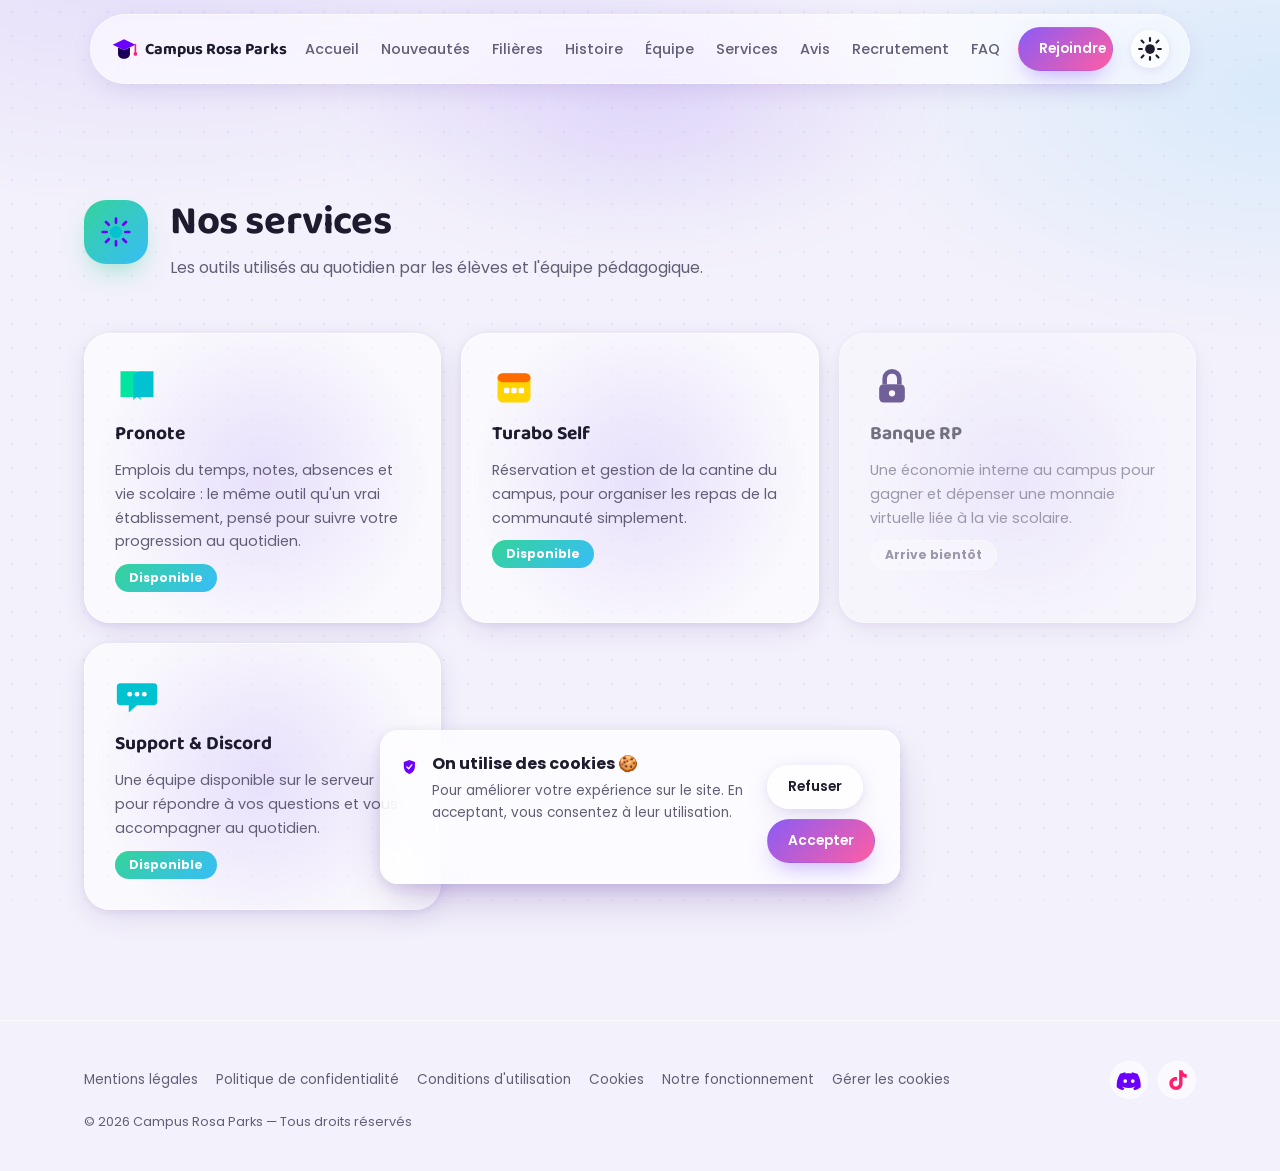
<file: services.html>
<!DOCTYPE html>
<html lang="fr">
<head>
<meta charset="UTF-8">
<meta name="viewport" content="width=device-width, initial-scale=1, viewport-fit=cover">
<title>Nos services — Campus Rosa Parks</title>
<meta name="description" content="Pronote, Turabo Self et les autres outils utilisés au quotidien sur le Campus Rosa Parks.">
<link rel="preconnect" href="https://fonts.googleapis.com">
<link rel="preconnect" href="https://fonts.gstatic.com" crossorigin>
<link href="https://fonts.googleapis.com/css2?family=Baloo+2:wght@500;600;700;800&family=Poppins:wght@400;500;600;700&display=swap" rel="stylesheet">
<style>
/* =========================================================
   CAMPUS ROSA PARKS — DESIGN SYSTEM v2 (Glassmorphism)
   ========================================================= */

:root{
  /* Palette — dégradés doux */
  --sun:#FFC857;
  --tang:#FF8A5B;
  --pink:#FF5DA2;
  --purple:#8B5CF6;
  --deep:#4C1D95;
  --blue:#38BDF8;
  --green:#34D399;
  --ink:#1E1B2E;
  --paper:#F3F1FB;
  --paper-2:#FFFFFF;
  --muted:#635E77;
  --line:rgba(30,27,46,.12);
  --nav-bg:rgba(255,255,255,.6);
  --nav-border:rgba(255,255,255,.5);
  --dot:rgba(139,92,246,.10);

  /* Glass tokens */
  --glass-bg:rgba(255,255,255,.55);
  --glass-bg-2:rgba(255,255,255,.72);
  --glass-border:rgba(255,255,255,.6);
  --glass-shadow:0 8px 32px -8px rgba(76,29,149,.18), 0 2px 8px rgba(76,29,149,.08);
  --glass-shadow-hover:0 20px 44px -12px rgba(76,29,149,.30), 0 4px 14px rgba(76,29,149,.12);
  --blur:18px;

  /* Type */
  --font-display:'Baloo 2', system-ui, sans-serif;
  --font-body:'Poppins', system-ui, -apple-system, sans-serif;

  /* Radii & ombres */
  --r-sm:10px;
  --r-md:18px;
  --r-lg:26px;
  --r-pill:999px;
  --bw:1px;
  --shadow-sm:var(--glass-shadow);
  --shadow-md:var(--glass-shadow-hover);
  --shadow-lg:0 30px 60px -16px rgba(76,29,149,.35);

  --ease:cubic-bezier(.16,1,.3,1);
}

@media (prefers-color-scheme: dark){
  :root:not([data-theme="light"]){
    --paper:#0E0B1C;
    --paper-2:#171329;
    --ink:#F1EEFB;
    --muted:#A79FC9;
    --line:rgba(241,238,251,.10);
    --nav-bg:rgba(23,19,41,.55);
    --nav-border:rgba(255,255,255,.08);
    --dot:rgba(139,92,246,.16);
    --glass-bg:rgba(255,255,255,.05);
    --glass-bg-2:rgba(255,255,255,.08);
    --glass-border:rgba(255,255,255,.1);
    --glass-shadow:0 8px 32px -8px rgba(0,0,0,.5);
    --glass-shadow-hover:0 20px 50px -12px rgba(0,0,0,.6);
  }
}
:root[data-theme="dark"]{
  --paper:#0E0B1C;
  --paper-2:#171329;
  --ink:#F1EEFB;
  --muted:#A79FC9;
  --line:rgba(241,238,251,.10);
  --nav-bg:rgba(23,19,41,.55);
  --nav-border:rgba(255,255,255,.08);
  --dot:rgba(139,92,246,.16);
  --glass-bg:rgba(255,255,255,.05);
  --glass-bg-2:rgba(255,255,255,.08);
  --glass-border:rgba(255,255,255,.1);
  --glass-shadow:0 8px 32px -8px rgba(0,0,0,.5);
  --glass-shadow-hover:0 20px 50px -12px rgba(0,0,0,.6);
}

/* ---------- Reset ---------- */
*,*::before,*::after{box-sizing:border-box;}
html,body{margin:0; padding:0;}
html{scroll-behavior:smooth; scroll-padding-top:130px;}
body{
  background:
    radial-gradient(900px 500px at 12% -10%, rgba(139,92,246,.16), transparent 60%),
    radial-gradient(800px 460px at 100% 10%, rgba(56,189,248,.14), transparent 55%),
    radial-gradient(var(--dot) 1.4px, transparent 1.4px) 0 0/24px 24px,
    var(--paper);
  background-attachment:fixed;
  color:var(--ink);
  font-family:var(--font-body);
  padding-top:env(safe-area-inset-top,0px);
  padding-bottom:env(safe-area-inset-bottom,0px);
  overflow-x:hidden;
}
h1,h2,h3{font-family:var(--font-display); line-height:1.12; margin:0; letter-spacing:-.01em;}
p{margin:0; color:var(--muted); line-height:1.65;}
a{color:inherit; text-decoration:none;}
button{font-family:inherit; cursor:pointer;}
img{max-width:100%; display:block;}
.wrap{max-width:1160px; margin:0 auto; padding:0 24px;}
::selection{background:var(--purple); color:#fff;}

/* ---------- Icons ---------- */
.icon{width:22px; height:22px; display:inline-block; vertical-align:middle;}
.icon-xs{width:16px; height:16px;}
.icon-sm{width:26px; height:26px;}
.icon-md{width:32px; height:32px;}
.icon-lg{width:44px; height:44px;}

/* ---------- Glass base (mixin-like, reused via multiple selectors) ---------- */
.float-card,.value-card,.filiere-card,.bento-card,.member-card,.svc-card,.quick-card,
.review-card,.step,.news-card,.faq-item,.timeline-item b,.cookie-banner,.refused-box,
.back-to-top,.theme-toggle,.nav-inner,.legal-note,.status,.role-tag{
  backdrop-filter:blur(var(--blur)) saturate(160%);
  -webkit-backdrop-filter:blur(var(--blur)) saturate(160%);
}

/* ---------- Buttons ---------- */
.btn{
  display:inline-flex; align-items:center; gap:8px;
  padding:15px 28px; border-radius:var(--r-pill);
  font-weight:600; font-size:.96rem; border:1px solid transparent;
  transition:transform .35s var(--ease), box-shadow .35s var(--ease), background .35s var(--ease), filter .35s var(--ease);
  position:relative; overflow:hidden;
}
.btn-sm{padding:11px 20px; font-size:.86rem;}
.btn-primary{
  background:linear-gradient(135deg, var(--purple), var(--pink));
  color:#fff;
  box-shadow:0 10px 24px -8px rgba(139,92,246,.55);
}
.btn-primary:hover{transform:translateY(-3px); box-shadow:0 16px 34px -8px rgba(139,92,246,.65); filter:brightness(1.06);}
.btn-primary:active{transform:translateY(-1px) scale(.98);}
.btn-ghost{
  background:var(--glass-bg); color:var(--ink); border:1px solid var(--glass-border);
  box-shadow:var(--glass-shadow);
}
.btn-ghost:hover{transform:translateY(-3px); box-shadow:var(--glass-shadow-hover); background:var(--glass-bg-2);}
.btn-ghost:active{transform:translateY(-1px) scale(.98);}

/* ---------- Reveal-on-scroll ---------- */
.reveal{transition:opacity .8s var(--ease), transform .8s var(--ease);}

/* =========================================================
   NAVIGATION — capsule flottante en verre
   ========================================================= */
.nav-float{
  position:fixed; top:14px; left:0; right:0; z-index:200;
  padding-top:env(safe-area-inset-top,0px);
  display:flex; justify-content:center; padding-left:16px; padding-right:16px;
}
.nav-inner{
  width:100%; max-width:1100px;
  display:flex; align-items:center; justify-content:space-between; gap:18px;
  background:var(--nav-bg);
  border:1px solid var(--nav-border);
  border-radius:var(--r-pill);
  padding:12px 20px;
  box-shadow:0 8px 30px -10px rgba(76,29,149,.20);
  transition:box-shadow .3s var(--ease), background .3s var(--ease), transform .3s var(--ease);
}
.nav-float.scrolled .nav-inner{box-shadow:0 14px 40px -10px rgba(76,29,149,.30); transform:translateY(2px);}
.brand{display:flex; align-items:center; gap:8px; font-family:var(--font-display); font-weight:700; font-size:1.02rem; white-space:nowrap;}
.nav-links{display:flex; gap:22px;}
.nav-links a{font-size:.9rem; font-weight:500; color:var(--muted); transition:color .25s;}
.nav-links a:hover{color:var(--purple);}
.nav-cta{white-space:nowrap;}
.nav-burger{display:none; background:none; border:none; color:var(--ink); padding:6px;}
.theme-toggle{
  display:flex; align-items:center; justify-content:center; flex-shrink:0;
  width:38px; height:38px; border-radius:50%; border:1px solid var(--glass-border);
  background:var(--glass-bg); color:var(--ink); padding:0; box-shadow:var(--glass-shadow);
  transition:transform .35s var(--ease), box-shadow .35s var(--ease), background .3s ease;
}
.theme-toggle:hover{transform:translateY(-2px) rotate(-12deg); background:var(--glass-bg-2);}
.theme-toggle .icon-moon{display:none;}
:root[data-theme="dark"] .theme-toggle .icon-sun{display:none;}
:root[data-theme="dark"] .theme-toggle .icon-moon{display:block;}

@media (max-width:900px){
  .nav-links{
    position:fixed; top:96px; left:16px; right:16px;
    background:var(--glass-bg-2); border:1px solid var(--glass-border); border-radius:var(--r-md); box-shadow:var(--glass-shadow-hover);
    flex-direction:column; padding:18px; gap:14px; backdrop-filter:blur(24px) saturate(160%);
    transform:translateY(-14px) scale(.97); opacity:0; pointer-events:none; transition:.35s var(--ease);
  }
  .nav-links.open{transform:translateY(0) scale(1); opacity:1; pointer-events:auto;}
  .nav-cta{display:none;}
  .nav-burger{display:block;}
}

/* =========================================================
   HERO
   ========================================================= */
.hero{
  position:relative; padding:200px 24px 200px; overflow:hidden;
  text-align:center; isolation:isolate;
}
.blob{
  position:absolute; border-radius:50%; filter:blur(60px); opacity:.55; z-index:-1;
  animation:blob-float 14s var(--ease) infinite alternate;
}
.blob-a{width:360px; height:360px; top:-120px; right:-80px; background:radial-gradient(circle at 30% 30%, var(--purple), transparent 70%); animation-delay:0s;}
.blob-b{width:320px; height:320px; bottom:-140px; left:-100px; background:radial-gradient(circle at 30% 30%, var(--blue), transparent 70%); animation-delay:-4s;}
.blob-c{width:260px; height:260px; top:40%; left:50%; background:radial-gradient(circle at 30% 30%, var(--pink), transparent 70%); animation-delay:-8s; opacity:.4;}
@keyframes blob-float{
  0%{transform:translate(0,0) scale(1);}
  100%{transform:translate(30px,-24px) scale(1.12);}
}
.hero::before,.hero::after{content:none;}
.hero-content{max-width:720px; margin:0 auto;}
.badge{
  display:inline-block; background:var(--glass-bg); color:var(--ink); border:1px solid var(--glass-border);
  padding:9px 20px; border-radius:var(--r-pill); font-size:.85rem; font-weight:600;
  margin-bottom:24px; box-shadow:var(--glass-shadow);
  animation:fade-down .8s var(--ease) both;
}
@keyframes fade-down{from{opacity:0; transform:translateY(-10px);} to{opacity:1; transform:translateY(0);}}
.hero h1{font-size:clamp(2.4rem,6vw,4.2rem); font-weight:700; letter-spacing:-.02em;}
.text-gradient{
  background:linear-gradient(120deg, var(--purple), var(--pink), var(--blue), var(--purple));
  background-size:300% auto;
  -webkit-background-clip:text; background-clip:text; color:transparent;
  animation:gradient-shift 6s ease infinite;
}
@keyframes gradient-shift{
  0%{background-position:0% 50%;} 50%{background-position:100% 50%;} 100%{background-position:0% 50%;}
}
.hero .lede{max-width:52ch; margin:22px auto 0; font-size:1.1rem;}
.hero-actions{display:flex; gap:14px; justify-content:center; margin-top:34px; flex-wrap:wrap;}

.hero-cards{
  position:relative; max-width:900px; margin:74px auto 0;
  display:flex; justify-content:center; gap:22px; flex-wrap:wrap;
}
.float-card{
  background:var(--glass-bg); border:1px solid var(--glass-border); border-radius:var(--r-md); box-shadow:var(--glass-shadow);
  padding:18px 26px; display:flex; align-items:center; gap:14px; text-align:left;
  animation:float-card 6s ease-in-out infinite;
  transition:box-shadow .35s var(--ease), transform .35s var(--ease);
}
.float-card:hover{box-shadow:var(--glass-shadow-hover);}
.float-card div{display:flex; flex-direction:column;}
.float-card b{font-family:var(--font-display); font-size:1.5rem;}
.float-card span{font-size:.8rem; color:var(--muted);}
.fc-1{animation-delay:0s;}
.fc-2{transform:translateY(18px); animation-delay:-2s;}
.fc-3{animation-delay:-4s;}
@keyframes float-card{
  0%,100%{transform:translateY(0);}
  50%{transform:translateY(-14px);}
}

/* =========================================================
   SECTIONS
   ========================================================= */
.section{padding:110px 0; position:relative;}
.section.alt{background:transparent;}
.section.first{padding-top:200px;}
.section.first::before{
  content:""; position:absolute; top:-40px; left:50%; width:600px; height:280px; transform:translateX(-50%);
  background:radial-gradient(ellipse at center, rgba(139,92,246,.20), transparent 70%);
  filter:blur(30px); z-index:-1; pointer-events:none;
}
.legal-hero::before{
  content:""; position:absolute; top:-20px; left:50%; width:520px; height:240px; transform:translateX(-50%);
  background:radial-gradient(ellipse at center, rgba(56,189,248,.18), transparent 70%);
  filter:blur(30px); z-index:-1; pointer-events:none;
}
.section-head{display:flex; align-items:flex-start; gap:22px; margin-bottom:52px; max-width:760px;}
.section-head h2{font-size:clamp(1.8rem,3.6vw,2.5rem); font-weight:700; margin-bottom:10px;}
.icon-badge{
  width:64px; height:64px; border-radius:22px; flex-shrink:0;
  display:flex; align-items:center; justify-content:center; box-shadow:var(--glass-shadow);
  transition:transform .4s var(--ease);
}
.icon-badge .icon{width:32px; height:32px;}
.grad-purple{background:linear-gradient(135deg,#8B5CF6,#4C1D95); color:#fff; box-shadow:0 12px 26px -8px rgba(139,92,246,.55);}
.grad-blue{background:linear-gradient(135deg,#38BDF8,#4C1D95); color:#fff; box-shadow:0 12px 26px -8px rgba(56,189,248,.5);}
.grad-pink{background:linear-gradient(135deg,#FF5DA2,#FF8A5B); color:#fff; box-shadow:0 12px 26px -8px rgba(255,93,162,.5);}
.grad-green{background:linear-gradient(135deg,#34D399,#38BDF8); color:#fff; box-shadow:0 12px 26px -8px rgba(52,211,153,.5);}
.grad-orange{background:linear-gradient(135deg,#FFC857,#FF8A5B); color:#fff; box-shadow:0 12px 26px -8px rgba(255,200,87,.5);}
.grad-muted{background:var(--glass-bg); color:var(--muted); border:1px solid var(--glass-border); box-shadow:none;}

/* ---- Texte long & valeurs ---- */
.text-block{max-width:74ch; display:flex; flex-direction:column; gap:16px; margin-bottom:36px;}
.text-block p{font-size:1rem;}
.sub-title{font-size:1.3rem; font-weight:700; margin:44px 0 20px;}
.values-grid{display:grid; grid-template-columns:repeat(4,1fr); gap:18px;}
.value-card{
  background:var(--glass-bg); border:1px solid var(--glass-border); border-radius:var(--r-md);
  padding:22px; display:flex; flex-direction:column; gap:8px; align-items:flex-start;
  box-shadow:var(--glass-shadow);
  transition:transform .4s var(--ease), box-shadow .4s var(--ease), background .4s var(--ease);
}
.value-card:hover{transform:translateY(-6px); box-shadow:var(--glass-shadow-hover); background:var(--glass-bg-2);}
.value-card b{font-size:1rem;}
.value-card p{font-size:.86rem;}

/* ---- Filières ---- */
.filiere-grid{display:grid; grid-template-columns:repeat(2,1fr); gap:20px;}
.filiere-card{
  background:var(--glass-bg); border:1px solid var(--glass-border); border-radius:var(--r-lg);
  padding:26px 28px; display:flex; flex-direction:column; gap:14px; box-shadow:var(--glass-shadow);
  transition:transform .4s var(--ease), box-shadow .4s var(--ease), background .4s var(--ease);
}
.filiere-card:hover{transform:translateY(-6px); box-shadow:var(--glass-shadow-hover); background:var(--glass-bg-2);}
.filiere-card-head{display:flex; align-items:center; gap:12px;}
.filiere-card-head .icon-badge{width:44px; height:44px; border-radius:16px;}
.filiere-card-head .icon-badge .icon{width:22px; height:22px;}
.filiere-card-head b{font-family:var(--font-display); font-size:1.08rem;}
.filiere-list{list-style:none; margin:0; padding:0; display:flex; flex-direction:column; gap:8px;}
.filiere-list li{
  font-size:.92rem; color:var(--ink); display:flex; align-items:center; gap:10px;
  padding:9px 12px; border-radius:var(--r-sm); background:rgba(255,255,255,.35); border:1px solid var(--glass-border);
}
:root[data-theme="dark"] .filiere-list li{background:rgba(255,255,255,.04);}
.filiere-list li .icon{width:8px; height:8px; border-radius:50%; background:var(--purple); flex-shrink:0;}

/* ---- Frise chronologique ---- */
.timeline{position:relative; display:flex; flex-direction:column; gap:34px; padding-left:30px; border-left:2px solid transparent;
  border-image:linear-gradient(var(--purple),var(--blue)) 1;}
.timeline-item{position:relative;}
.timeline-dot{
  position:absolute; left:-38px; top:0; width:16px; height:16px; border-radius:50%;
  background:linear-gradient(135deg,var(--purple),var(--pink)); box-shadow:0 0 0 4px var(--glass-bg), 0 0 14px rgba(139,92,246,.6);
}
.timeline-item b{display:block; font-size:1.02rem; margin-bottom:4px; backdrop-filter:none;}
.timeline-item p{font-size:.92rem; max-width:60ch;}

/* ---- Bento (Qui sommes-nous) ---- */
.bento{display:grid; grid-template-columns:repeat(3,1fr); gap:20px;}
.bento-card{
  background:var(--glass-bg); border:1px solid var(--glass-border); border-radius:var(--r-lg);
  padding:30px; text-align:center; display:flex; flex-direction:column; align-items:center; gap:8px;
  box-shadow:var(--glass-shadow); transition:transform .4s var(--ease), box-shadow .4s var(--ease);
}
.bento-card:hover{transform:translateY(-8px); box-shadow:var(--glass-shadow-hover);}
.bento-card .icon-lg{margin-bottom:6px;}
.bento-card b{font-family:var(--font-display); font-size:2.2rem;}
.bento-card span{color:var(--muted); font-size:.92rem;}

/* ---- Équipe ---- */
.team-group{margin-bottom:44px;}
.team-group h3{
  display:flex; align-items:center; gap:8px; font-size:1rem; font-weight:600;
  color:var(--purple); margin-bottom:18px;
}
.team-grid{display:grid; grid-template-columns:repeat(3,1fr); gap:18px;}
.member-card{
  background:var(--glass-bg); border:1px solid var(--glass-border); border-radius:var(--r-md);
  padding:24px; display:flex; flex-direction:column; gap:6px; align-items:flex-start; box-shadow:var(--glass-shadow);
  transition:transform .4s var(--ease), box-shadow .4s var(--ease);
}
.member-card:hover{transform:translateY(-6px); box-shadow:var(--glass-shadow-hover);}
.member-card.wide{grid-column:span 2;}
.member-card.empty{opacity:.6;}
.avatar{
  width:46px; height:46px; border-radius:16px; color:#fff; font-weight:700; font-size:.85rem;
  display:flex; align-items:center; justify-content:center; margin-bottom:6px;
}
.avatar.sm{width:34px; height:34px; margin:0;}
.member-card b{font-size:1rem;}
.role-tag{
  font-size:.76rem; color:var(--muted); background:rgba(255,255,255,.4); border:1px solid var(--glass-border);
  padding:4px 12px; border-radius:var(--r-pill);
}
:root[data-theme="dark"] .role-tag{background:rgba(255,255,255,.05);}
.member-card a{font-size:.86rem; color:var(--blue);}
.member-card a:hover{color:var(--pink);}
.member-card .na{font-size:.86rem; color:var(--muted);}

/* ---- Services ---- */
.svc-grid{display:grid; grid-template-columns:repeat(3,1fr); gap:20px;}
.svc-card{
  background:var(--glass-bg); border:1px solid var(--glass-border); border-radius:var(--r-lg);
  padding:30px; display:flex; flex-direction:column; gap:10px; align-items:flex-start; box-shadow:var(--glass-shadow);
  transition:transform .4s var(--ease), box-shadow .4s var(--ease), border-color .4s var(--ease);
}
.svc-card:hover{transform:translateY(-8px); box-shadow:var(--glass-shadow-hover); border-color:var(--purple);}
.svc-card b{font-family:var(--font-display); font-size:1.2rem;}
.svc-card p{font-size:.9rem;}
.svc-card.soon{opacity:.6;}
.status{font-size:.76rem; font-weight:700; padding:5px 14px; border-radius:var(--r-pill); border:1px solid var(--glass-border);}
.status.ok{background:linear-gradient(135deg,var(--green),var(--blue)); color:#fff; border:none;}
.status.wait{background:var(--glass-bg); color:var(--muted);}

/* ---- Avis / carrousel ---- */
.carousel{max-width:640px; margin:0 auto;}
.carousel-track{display:flex; transition:transform .6s var(--ease);}
.carousel-slide{min-width:100%; padding:4px;}
.review-card{
  background:var(--glass-bg); border:1px solid var(--glass-border); border-radius:var(--r-lg);
  padding:36px; text-align:center; box-shadow:var(--glass-shadow);
}
.review-card.invite{display:flex; flex-direction:column; align-items:center; gap:14px;}
.stars{display:flex; gap:4px; justify-content:center; color:var(--sun); margin-bottom:14px;}
.review-card p{font-family:var(--font-display); font-size:1.15rem; color:var(--ink); margin-bottom:18px;}
.who{display:flex; align-items:center; justify-content:center; gap:10px;}
.who b{font-size:.92rem;}
.carousel-controls{display:flex; align-items:center; justify-content:center; gap:18px; margin-top:24px;}
.carousel-controls button{
  width:42px; height:42px; border-radius:50%; border:1px solid var(--glass-border);
  background:var(--glass-bg); display:flex; align-items:center; justify-content:center;
  transition:background .3s ease, color .3s ease, transform .3s var(--ease);
}
.carousel-controls button:hover{background:linear-gradient(135deg,var(--purple),var(--pink)); color:#fff; transform:translateY(-2px);}
.carousel-dots{display:flex; gap:8px;}
.carousel-dots span{width:8px; height:8px; border-radius:50%; background:var(--line); transition:background .3s ease, transform .3s ease;}
.carousel-dots span.active{background:linear-gradient(135deg,var(--purple),var(--pink)); transform:scale(1.3);}

/* ---- Recrutement ---- */
.steps{display:grid; grid-template-columns:repeat(3,1fr); gap:20px; margin-bottom:40px;}
.step{
  position:relative; background:var(--glass-bg); border:1px solid var(--glass-border); border-radius:var(--r-lg);
  padding:32px 26px; display:flex; flex-direction:column; gap:8px; align-items:flex-start; box-shadow:var(--glass-shadow);
  transition:transform .4s var(--ease), box-shadow .4s var(--ease);
}
.step:hover{transform:translateY(-6px); box-shadow:var(--glass-shadow-hover);}
.step-n{
  position:absolute; top:-14px; right:20px; width:32px; height:32px; border-radius:50%;
  background:linear-gradient(135deg,var(--pink),var(--purple)); color:#fff;
  display:flex; align-items:center; justify-content:center; font-weight:700; font-size:.85rem;
  box-shadow:0 6px 16px -4px rgba(139,92,246,.6);
}
.step b{font-size:1.05rem; margin-top:6px;}
.step p{font-size:.9rem;}
.cta-banner{
  background:linear-gradient(135deg,var(--deep),var(--purple),var(--pink)); background-size:200% auto;
  color:#fff; border-radius:var(--r-lg); padding:36px 40px;
  display:flex; align-items:center; justify-content:space-between; gap:24px; flex-wrap:wrap;
  box-shadow:0 20px 44px -14px rgba(76,29,149,.5); animation:gradient-shift 8s ease infinite;
}
.cta-banner b{font-family:var(--font-display); font-size:1.2rem; display:block; margin-bottom:6px;}
.cta-banner p{color:rgba(255,255,255,.78);}

/* ---- FAQ ---- */
.faq-list{max-width:760px; display:flex; flex-direction:column; gap:12px;}
.faq-item{
  border-bottom:none; background:var(--glass-bg); border:1px solid var(--glass-border);
  border-radius:var(--r-md); box-shadow:var(--glass-shadow); overflow:hidden;
  transition:box-shadow .3s var(--ease);
}
.faq-item.open{box-shadow:var(--glass-shadow-hover);}
.faq-q{
  width:100%; background:none; border:none; text-align:left; padding:20px 22px;
  display:flex; justify-content:space-between; align-items:center; font-weight:600; font-size:1rem; color:var(--ink);
}
.faq-q .icon{transition:transform .35s var(--ease); color:var(--muted);}
.faq-item.open .faq-q .icon{transform:rotate(180deg); color:var(--purple);}
.faq-a{max-height:0; overflow:hidden; transition:max-height .4s var(--ease);}
.faq-a p{padding:0 22px 20px;}

/* =========================================================
   FOOTER
   ========================================================= */
footer{border-top:1px solid var(--glass-border); padding:40px 0; position:relative;}
.footer-inner{display:flex; flex-direction:row; align-items:center; justify-content:space-between; flex-wrap:wrap; gap:14px;}
.footer-inner .footer-base{order:3; width:100%;}
.footer-links{display:flex; gap:18px; flex-wrap:wrap; align-items:center;}
.footer-links a, .link-btn{font-size:.85rem; color:var(--muted); background:none; border:none; padding:0; transition:color .25s;}
.footer-links a:hover, .link-btn:hover{color:var(--pink);}
.footer-base{font-size:.8rem; color:var(--muted);}
.footer-social{display:flex; gap:10px;}
.footer-social a{
  width:38px; height:38px; border-radius:50%; border:1px solid var(--glass-border);
  background:var(--glass-bg); display:flex; align-items:center; justify-content:center;
  color:var(--muted); transition:transform .35s var(--ease), color .3s ease, background .3s ease;
}
.footer-social a:hover{transform:translateY(-4px); color:#fff; background:linear-gradient(135deg,var(--purple),var(--pink));}
@media (max-width:640px){.footer-inner{flex-direction:column; align-items:flex-start;}}

/* =========================================================
   COOKIES
   ========================================================= */
.cookie-banner{
  position:fixed; left:16px; right:16px; bottom:calc(16px + env(safe-area-inset-bottom,0px));
  max-width:520px; margin:0 auto; z-index:300;
  background:var(--glass-bg-2); border:1px solid var(--glass-border); border-radius:var(--r-md);
  box-shadow:var(--glass-shadow-hover); padding:20px; display:flex; gap:14px; align-items:flex-start;
  animation:fade-up .5s var(--ease) both;
}
@keyframes fade-up{from{opacity:0; transform:translateY(20px);} to{opacity:1; transform:translateY(0);}}
.cookie-text b{display:block; margin-bottom:4px;}
.cookie-text p{font-size:.85rem;}
.cookie-actions{display:flex; gap:10px; margin-top:14px; flex-wrap:wrap;}
@media (max-width:520px){.cookie-banner{flex-direction:column;}}

.refused-overlay{
  display:none; position:fixed; inset:0; z-index:400; background:rgba(10,7,20,.55);
  align-items:center; justify-content:center; padding:24px; backdrop-filter:blur(10px);
}
.refused-box{
  background:var(--glass-bg-2); border:1px solid var(--glass-border); border-radius:var(--r-lg); padding:40px;
  max-width:380px; text-align:center; box-shadow:var(--glass-shadow-hover);
  animation:fade-up .4s var(--ease) both;
}
.refused-box h3{margin:14px 0 8px; font-size:1.3rem;}
.refused-box p{margin-bottom:20px; font-size:.92rem;}

/* =========================================================
   BACK TO TOP
   ========================================================= */
.back-to-top{
  position:fixed; right:20px; bottom:calc(20px + env(safe-area-inset-bottom,0px));
  width:48px; height:48px; border-radius:50%; border:1px solid var(--glass-border); z-index:150;
  background:linear-gradient(135deg,var(--purple),var(--pink)); color:#fff;
  display:flex; align-items:center; justify-content:center;
  box-shadow:0 10px 26px -8px rgba(139,92,246,.6); cursor:pointer;
  opacity:0; transform:translateY(12px) scale(.9); pointer-events:none;
  transition:opacity .3s var(--ease), transform .3s var(--ease);
}
.back-to-top.visible{opacity:1; transform:translateY(0) scale(1); pointer-events:auto;}
.back-to-top:hover{transform:translateY(-4px) scale(1.05);}
.back-to-top .icon{transform:rotate(-90deg);}

/* ---- Ajouts : pages dediees ---- */
.section-head .icon-badge, .quick-card .icon-badge{transition:transform .4s var(--ease);}
.filiere-card:hover .icon-badge, .svc-card:hover .icon-badge, .bento-card:hover .icon-lg,
.member-card:hover .avatar, .quick-card:hover .icon-badge{transform:rotate(-8deg) scale(1.1);}

main{animation:page-in .7s var(--ease) both;}
@keyframes page-in{from{opacity:0; transform:translateY(14px);} to{opacity:1; transform:translateY(0);}}

.nav-links a{position:relative;}
.nav-links a::after{
  content:""; position:absolute; left:0; right:100%; bottom:-4px; height:2px; border-radius:2px;
  background:linear-gradient(90deg,var(--purple),var(--pink)); transition:right .3s var(--ease);
}
.nav-links a:hover::after{right:0;}

.section.first{padding-top:200px;}
.back-home{display:inline-flex; align-items:center; gap:8px; margin-bottom:8px; color:var(--purple); font-weight:600; font-size:.9rem; transition:gap .3s var(--ease);}
.back-home:hover{gap:12px;}
.back-home .icon{transform:rotate(180deg); width:16px; height:16px;}

.quick-links{display:grid; grid-template-columns:repeat(3,1fr); gap:20px;}
.quick-card{
  background:var(--glass-bg); border:1px solid var(--glass-border); border-radius:var(--r-lg);
  padding:26px; display:flex; flex-direction:column; gap:10px; align-items:flex-start; box-shadow:var(--glass-shadow);
  transition:transform .4s var(--ease), box-shadow .4s var(--ease), border-color .4s var(--ease);
}
.quick-card:hover{transform:translateY(-8px); box-shadow:var(--glass-shadow-hover); border-color:var(--purple);}
.quick-card b{font-family:var(--font-display); font-size:1.1rem;}
.quick-card p{font-size:.88rem;}
.quick-card .go{font-size:.86rem; font-weight:600; color:var(--purple); display:inline-flex; align-items:center; gap:6px; transition:gap .3s var(--ease);}
.quick-card:hover .go{gap:10px;}
@media (max-width:900px){.quick-links{grid-template-columns:1fr 1fr;}}
@media (max-width:640px){.quick-links{grid-template-columns:1fr;}}

/* =========================================================
   Bandeau d'annonces défilant
   ========================================================= */
.ticker{
  position:fixed; top:0; left:0; right:0; z-index:199;
  background:var(--glass-bg-2); color:var(--ink); overflow:hidden; white-space:nowrap;
  border-bottom:1px solid var(--glass-border); backdrop-filter:blur(16px) saturate(160%);
}
.ticker-track{
  display:inline-flex; align-items:center; gap:48px; padding:8px 0;
  animation:ticker-scroll 26s linear infinite;
}
.ticker-track span{display:inline-flex; align-items:center; gap:10px; font-size:.82rem; font-weight:600; letter-spacing:.01em;}
.ticker-track span b{background:linear-gradient(90deg,var(--purple),var(--pink)); -webkit-background-clip:text; background-clip:text; color:transparent;}
@keyframes ticker-scroll{
  0%{transform:translateX(0);}
  100%{transform:translateX(-50%);}
}

.new-flag{
  display:inline-flex; align-items:center; gap:6px; background:linear-gradient(135deg,var(--pink),var(--purple)); color:#fff;
  border:none; border-radius:var(--r-pill); padding:4px 12px;
  font-size:.72rem; font-weight:700; text-transform:uppercase; letter-spacing:.04em;
}
.news-grid{display:grid; grid-template-columns:repeat(4,1fr); gap:18px;}
.news-card{
  position:relative; background:var(--glass-bg); border:1px solid var(--glass-border); border-radius:var(--r-lg);
  padding:26px 22px; display:flex; flex-direction:column; gap:10px; align-items:flex-start;
  box-shadow:var(--glass-shadow); transition:transform .4s var(--ease), box-shadow .4s var(--ease);
}
.news-card:hover{transform:translateY(-6px); box-shadow:var(--glass-shadow-hover);}
.news-card .new-flag{position:absolute; top:-12px; right:16px;}
.news-card b{font-family:var(--font-display); font-size:1.05rem;}
.news-card p{font-size:.86rem;}
.news-year{
  display:inline-flex; align-items:center; justify-content:center; width:40px; height:40px;
  border-radius:14px; background:linear-gradient(135deg,var(--green),var(--blue));
  font-family:var(--font-display); font-weight:700; font-size:.85rem; color:#fff;
}
@media (max-width:900px){.news-grid{grid-template-columns:1fr 1fr;}}
@media (max-width:640px){.news-grid{grid-template-columns:1fr;}}

/* =========================================================
   RESPONSIVE
   ========================================================= */
@media (max-width:900px){
  .bento, .svc-grid, .steps, .team-grid{grid-template-columns:1fr 1fr;}
  .values-grid, .filiere-grid{grid-template-columns:1fr 1fr;}
  .member-card.wide{grid-column:span 2;}
}
@media (max-width:640px){
  .hero{padding:170px 20px 200px;}
  .bento, .svc-grid, .steps, .team-grid{grid-template-columns:1fr;}
  .values-grid, .filiere-grid{grid-template-columns:1fr;}
  .member-card.wide{grid-column:span 1;}
  .section-head{flex-direction:column;}
  .cta-banner{flex-direction:column; align-items:flex-start;}
}

/* Respect des préférences de mouvement réduit */
@media (prefers-reduced-motion: reduce){
  *{animation-duration:.01ms !important; animation-iteration-count:1 !important; transition-duration:.01ms !important;}
}

</style>
</head>
<body>

<svg style="display:none" aria-hidden="true">
  <symbol id="i-cap" viewBox="0 0 48 48">
    <path d="M24 6 L45 16 L24 26 L3 16 Z" fill="#6C00FF"/>
    <path d="M24 26 L13 21 L13 33 C13 38 18 42 24 42 C30 42 35 38 35 33 L35 21 Z" fill="#1B0057"/>
    <line x1="45" y1="16" x2="45" y2="30" stroke="#FF1F6D" stroke-width="3" stroke-linecap="round"/>
    <circle cx="45" cy="33" r="3.4" fill="#FF1F6D"/>
  </symbol>
  <symbol id="i-chat" viewBox="0 0 48 48">
    <path d="M6 10h36a4 4 0 0 1 4 4v16a4 4 0 0 1-4 4H24l-9 8v-8H6a4 4 0 0 1-4-4V14a4 4 0 0 1 4-4Z" fill="#00C2D1"/>
    <circle cx="16" cy="22" r="2.6" fill="#fff"/><circle cx="24" cy="22" r="2.6" fill="#fff"/><circle cx="32" cy="22" r="2.6" fill="#fff"/>
  </symbol>
  <symbol id="i-calendar" viewBox="0 0 48 48">
    <rect x="6" y="10" width="36" height="32" rx="6" fill="#FFD400"/>
    <rect x="6" y="10" width="36" height="10" rx="6" fill="#FF6B00"/>
    <rect x="13" y="26" width="6" height="6" rx="1.5" fill="#fff"/>
    <rect x="21" y="26" width="6" height="6" rx="1.5" fill="#fff"/>
    <rect x="29" y="26" width="6" height="6" rx="1.5" fill="#fff"/>
  </symbol>
  <symbol id="i-chart" viewBox="0 0 48 48">
    <rect x="4" y="4" width="40" height="40" rx="10" fill="#00E6A0"/>
    <rect x="12" y="26" width="6" height="12" rx="2" fill="#fff"/>
    <rect x="21" y="18" width="6" height="20" rx="2" fill="#fff"/>
    <rect x="30" y="10" width="6" height="28" rx="2" fill="#fff"/>
  </symbol>
  <symbol id="i-trophy" viewBox="0 0 48 48">
    <path d="M14 8h20v12a10 10 0 0 1-20 0Z" fill="#FFD400"/>
    <path d="M14 10H6a8 8 0 0 0 8 12" fill="none" stroke="#FF6B00" stroke-width="3"/>
    <path d="M34 10h8a8 8 0 0 1-8 12" fill="none" stroke="#FF6B00" stroke-width="3"/>
    <rect x="20" y="30" width="8" height="6" fill="#FF6B00"/>
    <rect x="14" y="36" width="20" height="6" rx="2" fill="#FF6B00"/>
  </symbol>
  <symbol id="i-bell" viewBox="0 0 48 48">
    <path d="M24 6a4 4 0 0 1 4 4v2c6 2 9 7 9 14v6l4 5H7l4-5v-6c0-7 3-12 9-14v-2a4 4 0 0 1 4-4Z" fill="#FF1F6D"/>
    <path d="M18 37a6 6 0 0 0 12 0Z" fill="#1B0057"/>
  </symbol>
  <symbol id="i-gear" viewBox="0 0 48 48">
    <circle cx="24" cy="24" r="9" fill="#00C2D1"/>
    <path d="M24 4v6M24 38v6M4 24h6M38 24h6M9 9l4.2 4.2M34.8 34.8L39 39M39 9l-4.2 4.2M13.2 34.8L9 39" stroke="#6C00FF" stroke-width="4" stroke-linecap="round"/>
  </symbol>
  <symbol id="i-heart" viewBox="0 0 48 48">
    <path d="M24 42S6 30 6 17a10 10 0 0 1 18-6 10 10 0 0 1 18 6c0 13-18 25-18 25Z" fill="#FF1F6D"/>
  </symbol>
  <symbol id="i-star" viewBox="0 0 48 48">
    <path d="M24 4l5.8 12.3L43 18l-9.5 9.1L35.8 43 24 35.8 12.2 43l2.3-15.9L5 18l13.2-1.7Z" fill="#FFD400"/>
  </symbol>
  <symbol id="i-rocket" viewBox="0 0 48 48">
    <path d="M24 4c8 4 12 12 12 22l-6 6h-12l-6-6c0-10 4-18 12-22Z" fill="#00C2D1"/>
    <circle cx="24" cy="18" r="4" fill="#fff"/>
    <path d="M14 32l-6 10 10-6ZM34 32l6 10-10-6Z" fill="#FF6B00"/>
  </symbol>
  <symbol id="i-book" viewBox="0 0 48 48">
    <path d="M6 8h16a6 6 0 0 1 6 6v26a6 6 0 0 0-6-4H6Z" fill="#00E6A0"/>
    <path d="M42 8H26a6 6 0 0 0-6 6v26a6 6 0 0 1 6-4h16Z" fill="#00C2D1"/>
  </symbol>
  <symbol id="i-mega" viewBox="0 0 48 48">
    <path d="M6 20v8l10 3V17Z" fill="#FF6B00"/>
    <path d="M16 16l22-8v32l-22-8Z" fill="#FF1F6D"/>
    <path d="M14 31l3 10h6l-3-9Z" fill="#1B0057"/>
  </symbol>
  <symbol id="i-shield" viewBox="0 0 48 48">
    <path d="M24 4l16 6v12c0 12-7 19-16 22C15 41 8 34 8 22V10Z" fill="#6C00FF"/>
    <path d="M17 24l5 5 9-11" fill="none" stroke="#fff" stroke-width="4" stroke-linecap="round" stroke-linejoin="round"/>
  </symbol>
  <symbol id="i-people" viewBox="0 0 48 48">
    <circle cx="17" cy="16" r="8" fill="#00C2D1"/>
    <circle cx="33" cy="20" r="6.5" fill="#FF1F6D"/>
    <path d="M4 42c0-10 26-10 26 0Z" fill="#00C2D1"/>
    <path d="M26 42c0-8 20-8 20 0Z" fill="#FF1F6D"/>
  </symbol>
  <symbol id="i-mail" viewBox="0 0 48 48">
    <rect x="4" y="10" width="40" height="28" rx="5" fill="#FFD400"/>
    <path d="M6 12l18 15L42 12" fill="none" stroke="#fff" stroke-width="3.5" stroke-linecap="round" stroke-linejoin="round"/>
  </symbol>
  <symbol id="i-menu" viewBox="0 0 32 32"><path d="M5 9h22M5 16h22M5 23h22" stroke="currentColor" stroke-width="3" stroke-linecap="round"/></symbol>
  <symbol id="i-close" viewBox="0 0 32 32"><path d="M8 8l16 16M24 8L8 24" stroke="currentColor" stroke-width="3" stroke-linecap="round"/></symbol>
  <symbol id="i-arrow" viewBox="0 0 32 32"><path d="M12 8l8 8-8 8" fill="none" stroke="currentColor" stroke-width="3.5" stroke-linecap="round" stroke-linejoin="round"/></symbol>
  <symbol id="i-chevron" viewBox="0 0 32 32"><path d="M9 12l7 8 7-8" fill="none" stroke="currentColor" stroke-width="3" stroke-linecap="round" stroke-linejoin="round"/></symbol>
  <symbol id="i-lock" viewBox="0 0 48 48">
    <rect x="10" y="22" width="28" height="20" rx="5" fill="#1B0057"/>
    <path d="M16 22v-6a8 8 0 0 1 16 0v6" fill="none" stroke="#1B0057" stroke-width="5"/>
    <circle cx="24" cy="32" r="3.4" fill="#fff"/>
  </symbol>
  <symbol id="i-sun" viewBox="0 0 24 24">
    <circle cx="12" cy="12" r="4.5" fill="currentColor"/>
    <g stroke="currentColor" stroke-width="2" stroke-linecap="round">
      <path d="M12 2v2.5M12 19.5V22M4.2 4.2l1.8 1.8M18 18l1.8 1.8M2 12h2.5M19.5 12H22M4.2 19.8l1.8-1.8M18 6l1.8-1.8"/>
    </g>
  </symbol>
  <symbol id="i-moon" viewBox="0 0 24 24">
    <path d="M20 14.5A8.5 8.5 0 1 1 9.5 4a7 7 0 0 0 10.5 10.5Z" fill="currentColor"/>
  </symbol>
  <symbol id="i-discord" viewBox="0 0 48 48">
    <path d="M39 12.5c-3-1.4-6.1-2.4-9.4-3-.4.8-.9 1.8-1.2 2.6-3.5-.5-6.9-.5-10.3 0-.3-.8-.8-1.8-1.2-2.6-3.3.6-6.4 1.6-9.4 3C2 21 .9 29.3 1.4 37.4c3.9 2.9 7.7 4.6 11.4 5.7.9-1.3 1.7-2.6 2.4-4.1-1.3-.5-2.6-1.1-3.8-1.9.3-.2.6-.5.9-.7 7.3 3.4 15.2 3.4 22.4 0 .3.2.6.5.9.7-1.2.7-2.5 1.3-3.8 1.9.7 1.4 1.5 2.8 2.4 4.1 3.7-1.1 7.5-2.8 11.4-5.7.6-9.4-1.6-17.6-6-24.9Z" fill="#6C00FF"/>
    <circle cx="17" cy="26" r="3.4" fill="#fff"/><circle cx="31" cy="26" r="3.4" fill="#fff"/>
  </symbol>
  <symbol id="i-tiktok" viewBox="0 0 48 48">
    <path d="M28 6h6.2c.4 3.9 3 7.1 7.8 7.5v6.3c-2.9.1-5.6-.8-7.8-2.3v13.1c0 7-5.1 11.9-11.9 11.9-3.6 0-6.9-1.5-9.2-4-2.3-2.5-3.5-5.8-3.2-9.3.5-6.1 5.7-10.6 12-10.6.7 0 1.4.1 2.1.2v6.6c-.7-.2-1.4-.3-2.1-.3-3 0-5.4 2.2-5.6 5.1-.1 1.6.4 3 1.4 4.1 1 1.1 2.5 1.8 4.2 1.8 3.1 0 5.6-2.4 5.9-5.5.1-.6.1-1.2.1-1.8V6Z" fill="#FF1F6D"/>
  </symbol>
</svg>

<header class="nav-float" id="nav">
  <div class="nav-inner">
    <a href="index.html" class="brand">
      <svg class="icon icon-sm"><use href="#i-cap"/></svg>
      <span>Campus Rosa Parks</span>
    </a>
    <nav class="nav-links" id="navLinks">
      <a href="index.html#accueil">Accueil</a>
      <a href="index.html#nouveautes">Nouveautés</a>
      <a href="filieres.html">Filières</a>
      <a href="histoire.html">Histoire</a>
      <a href="equipe.html">Équipe</a>
      <a href="services.html">Services</a>
      <a href="avis.html">Avis</a>
      <a href="recrutement.html">Recrutement</a>
      <a href="faq.html">FAQ</a>
    </nav>
    <a href="recrutement.html" class="btn btn-primary btn-sm nav-cta">Rejoindre</a>
    <button class="theme-toggle" id="themeToggle" aria-label="Changer de thème">
      <svg class="icon icon-sm icon-sun"><use href="#i-sun"/></svg>
      <svg class="icon icon-sm icon-moon"><use href="#i-moon"/></svg>
    </button>
    <button class="nav-burger" id="navBurger" aria-label="Ouvrir le menu">
      <svg class="icon"><use href="#i-menu"/></svg>
    </button>
  </div>
</header>

<main id="top">
<section class="section first" id="services">
  <div class="wrap">
    <div class="section-head reveal">
      <div class="icon-badge grad-green"><svg class="icon"><use href="#i-gear"/></svg></div>
      <div>
        <h2>Nos services</h2>
        <p class="lede">Les outils utilisés au quotidien par les élèves et l'équipe pédagogique.</p>
      </div>
    </div>

    <div class="svc-grid reveal">
      <a class="svc-card" href="https://pronote.campus-rosaparks.fr/" target="_blank" rel="noopener">
        <svg class="icon icon-lg"><use href="#i-book"/></svg>
        <b>Pronote</b>
        <p>Emplois du temps, notes, absences et vie scolaire : le même outil qu'un vrai établissement, pensé pour suivre votre progression au quotidien.</p>
        <span class="status ok">Disponible</span>
      </a>
      <a class="svc-card" href="https://self.campus-rosaparks.fr/" target="_blank" rel="noopener">
        <svg class="icon icon-lg"><use href="#i-calendar"/></svg>
        <b>Turabo Self</b>
        <p>Réservation et gestion de la cantine du campus, pour organiser les repas de la communauté simplement.</p>
        <span class="status ok">Disponible</span>
      </a>
      <div class="svc-card soon">
        <svg class="icon icon-lg"><use href="#i-lock"/></svg>
        <b>Banque RP</b>
        <p>Une économie interne au campus pour gagner et dépenser une monnaie virtuelle liée à la vie scolaire.</p>
        <span class="status wait">Arrive bientôt</span>
      </div>
      <a class="svc-card" href="recrutement.html">
        <svg class="icon icon-lg"><use href="#i-chat"/></svg>
        <b>Support & Discord</b>
        <p>Une équipe disponible sur le serveur pour répondre à vos questions et vous accompagner au quotidien.</p>
        <span class="status ok">Disponible</span>
      </a>
    </div>
  </div>
</section>
</main>

<footer>
  <div class="wrap footer-inner">
    <div class="footer-links">
      <a href="mentions-legales.html">Mentions légales</a>
      <a href="confidentialite.html">Politique de confidentialité</a>
      <a href="conditions.html">Conditions d'utilisation</a>
      <a href="cookies.html">Cookies</a>
      <a href="fonctionnement.html">Notre fonctionnement</a>
      <button id="reopenCookiesFooter" class="link-btn">Gérer les cookies</button>
    </div>
    <div class="footer-social">
      <a href="https://discord.gg/FnWhnB5DF7" target="_blank" rel="noopener" aria-label="Rejoindre le Discord"><svg class="icon icon-sm"><use href="#i-discord"/></svg></a>
      <a href="https://www.tiktok.com/@campus_rosaparks" target="_blank" rel="noopener" aria-label="Suivre sur TikTok"><svg class="icon icon-sm"><use href="#i-tiktok"/></svg></a>
    </div>
    <div class="footer-base">© 2026 Campus Rosa Parks — Tous droits réservés</div>
  </div>
</footer>

<div id="cookieBanner" class="cookie-banner">
  <svg class="icon icon-md"><use href="#i-shield"/></svg>
  <div class="cookie-text">
    <b>On utilise des cookies 🍪</b>
    <p>Pour améliorer votre expérience sur le site. En acceptant, vous consentez à leur utilisation.</p>
  </div>
  <div class="cookie-actions">
    <button id="cookieRefuse" class="btn btn-ghost btn-sm">Refuser</button>
    <button id="cookieAccept" class="btn btn-primary btn-sm">Accepter</button>
  </div>
</div>

<div id="refusedOverlay" class="refused-overlay">
  <div class="refused-box">
    <svg class="icon icon-lg"><use href="#i-lock"/></svg>
    <h3>Accès refusé</h3>
    <p>Vous avez refusé les cookies. L'accès au contenu du site est donc bloqué.</p>
    <button id="reopenBanner" class="btn btn-primary">Revoir mon choix</button>
  </div>
</div>

<button id="backToTop" class="back-to-top" aria-label="Retour en haut">
  <svg class="icon"><use href="#i-arrow"/></svg>
</button>



<script>
/* =========================================================
   CAMPUS ROSA PARKS — SCRIPT PRINCIPAL
   ========================================================= */
/* ---------------------------------------------------------
   0) Thème clair / sombre — clair par défaut, choix mémorisé
   --------------------------------------------------------- */
(function(){
  let saved = null;
  try { saved = localStorage.getItem('crp-theme'); } catch (e) {}
  document.documentElement.setAttribute('data-theme', saved === 'dark' ? 'dark' : 'light');
})();

document.addEventListener('DOMContentLoaded', () => {

  const themeToggle = document.getElementById('themeToggle');
  if (themeToggle) {
    themeToggle.addEventListener('click', () => {
      const isDark = document.documentElement.getAttribute('data-theme') === 'dark';
      const next = isDark ? 'light' : 'dark';
      document.documentElement.setAttribute('data-theme', next);
      try { localStorage.setItem('crp-theme', next); } catch (e) {}
    });
  }

  /* ---------------------------------------------------------
     1) Navigation flottante — état "scrolled" + menu mobile
     --------------------------------------------------------- */
  const nav = document.getElementById('nav');
  const burger = document.getElementById('navBurger');
  const navLinks = document.getElementById('navLinks');

  window.addEventListener('scroll', () => {
    nav.classList.toggle('scrolled', window.scrollY > 20);
  });

  burger.addEventListener('click', () => {
    navLinks.classList.toggle('open');
  });

  navLinks.querySelectorAll('a').forEach(link => {
    link.addEventListener('click', () => navLinks.classList.remove('open'));
  });

  /* ---------------------------------------------------------
     2) Reveal on scroll — IntersectionObserver
     --------------------------------------------------------- */
  const revealEls = document.querySelectorAll('.reveal');
  const revealObserver = new IntersectionObserver((entries) => {
    entries.forEach(entry => {
      if (entry.isIntersecting) {
        entry.target.style.opacity = '1';
        entry.target.style.transform = 'translateY(0)';
        revealObserver.unobserve(entry.target);
      }
    });
  }, { threshold: 0.15 });
  revealEls.forEach((el, i) => {
    // On ne cache l'élément qu'une fois sûr que le JS tourne et que
    // l'observer va bien le reprendre en charge juste après.
    el.style.opacity = '0';
    el.style.transform = 'translateY(28px)';
    el.style.transitionDelay = ((i % 4) * 0.09) + 's';
    revealObserver.observe(el);
  });

  /* ---------------------------------------------------------
     3) Compteurs animés
     --------------------------------------------------------- */
  const counters = document.querySelectorAll('.counter');
  const animateCounter = (el) => {
    const target = parseInt(el.dataset.target, 10) || 0;
    const duration = 1400;
    const start = performance.now();
    function tick(now) {
      const progress = Math.min((now - start) / duration, 1);
      const eased = 1 - Math.pow(1 - progress, 3);
      el.textContent = Math.round(eased * target);
      if (progress < 1) requestAnimationFrame(tick);
    }
    requestAnimationFrame(tick);
  };
  const counterObserver = new IntersectionObserver((entries) => {
    entries.forEach(entry => {
      if (entry.isIntersecting) {
        animateCounter(entry.target);
        counterObserver.unobserve(entry.target);
      }
    });
  }, { threshold: 0.4 });
  counters.forEach(c => counterObserver.observe(c));

  /* ---------------------------------------------------------
     4) Carrousel d'avis
     --------------------------------------------------------- */
  const track = document.getElementById('carouselTrack');
  const dotsWrap = document.getElementById('carouselDots');
  const slides = track ? Array.from(track.children) : [];
  let currentSlide = 0;

  if (track && slides.length) {
    slides.forEach((_, i) => {
      const dot = document.createElement('span');
      if (i === 0) dot.classList.add('active');
      dot.addEventListener('click', () => goToSlide(i));
      dotsWrap.appendChild(dot);
    });

    function goToSlide(index) {
      currentSlide = (index + slides.length) % slides.length;
      track.style.transform = `translateX(-${currentSlide * 100}%)`;
      Array.from(dotsWrap.children).forEach((d, i) => {
        d.classList.toggle('active', i === currentSlide);
      });
    }

    document.getElementById('prevSlide').addEventListener('click', () => goToSlide(currentSlide - 1));
    document.getElementById('nextSlide').addEventListener('click', () => goToSlide(currentSlide + 1));
  }

  /* ---------------------------------------------------------
     5) FAQ accordéon
     --------------------------------------------------------- */
  document.querySelectorAll('.faq-item').forEach(item => {
    const btn = item.querySelector('.faq-q');
    const answer = item.querySelector('.faq-a');
    btn.addEventListener('click', () => {
      const isOpen = item.classList.contains('open');
      document.querySelectorAll('.faq-item.open').forEach(openItem => {
        if (openItem !== item) {
          openItem.classList.remove('open');
          openItem.querySelector('.faq-a').style.maxHeight = null;
        }
      });
      item.classList.toggle('open', !isOpen);
      answer.style.maxHeight = !isOpen ? answer.scrollHeight + 'px' : null;
    });
  });

  /* ---------------------------------------------------------
     6) Cookies — accepter / refuser / rouvrir
     --------------------------------------------------------- */
  const cookieBanner = document.getElementById('cookieBanner');
  const refusedOverlay = document.getElementById('refusedOverlay');
  const body = document.body;

  function applyCookieChoice(choice) {
    if (choice === 'accepted') {
      cookieBanner.style.display = 'none';
      refusedOverlay.style.display = 'none';
      body.style.filter = 'none';
    } else if (choice === 'refused') {
      cookieBanner.style.display = 'none';
      refusedOverlay.style.display = 'flex';
      body.style.filter = 'blur(6px)';
    }
  }

  try {
    const saved = localStorage.getItem('crp-cookie-choice');
    if (saved) applyCookieChoice(saved);
  } catch (e) { /* stockage indisponible : on laisse la bannière visible */ }

  document.getElementById('cookieAccept').addEventListener('click', () => {
    try { localStorage.setItem('crp-cookie-choice', 'accepted'); } catch (e) {}
    applyCookieChoice('accepted');
  });

  document.getElementById('cookieRefuse').addEventListener('click', () => {
    try { localStorage.setItem('crp-cookie-choice', 'refused'); } catch (e) {}
    applyCookieChoice('refused');
  });

  document.getElementById('reopenBanner').addEventListener('click', () => {
    refusedOverlay.style.display = 'none';
    body.style.filter = 'none';
    cookieBanner.style.display = 'flex';
  });

  const reopenFooter = document.getElementById('reopenCookiesFooter');
  if (reopenFooter) {
    reopenFooter.addEventListener('click', () => {
      body.style.filter = 'none';
      refusedOverlay.style.display = 'none';
      cookieBanner.style.display = 'flex';
    });
  }

  /* ---------------------------------------------------------
     7) Bouton retour en haut
     --------------------------------------------------------- */
  const backToTop = document.getElementById('backToTop');
  if (backToTop) {
    window.addEventListener('scroll', () => {
      backToTop.classList.toggle('visible', window.scrollY > 600);
    });
    backToTop.addEventListener('click', () => {
      window.scrollTo({ top: 0, behavior: 'smooth' });
    });
  }

});

</script>
<script>
/* =========================================================
   CAMPUS ROSA PARKS — EFFETS GLASS SUPPLÉMENTAIRES
   ========================================================= */
document.addEventListener('DOMContentLoaded', () => {

  /* Spotlight qui suit le curseur sur les cartes en verre */
  const glassCards = document.querySelectorAll(
    '.value-card,.filiere-card,.bento-card,.svc-card,.quick-card,.member-card,.step,.news-card,.float-card,.faq-item'
  );
  glassCards.forEach(card => {
    card.style.setProperty('--mx', '50%');
    card.style.setProperty('--my', '50%');
    card.style.backgroundImage = 'radial-gradient(240px circle at var(--mx) var(--my), rgba(139,92,246,.16), transparent 70%)';
    card.addEventListener('mousemove', (e) => {
      const r = card.getBoundingClientRect();
      card.style.setProperty('--mx', (e.clientX - r.left) + 'px');
      card.style.setProperty('--my', (e.clientY - r.top) + 'px');
    });
  });

  /* Parallax doux des blobs du hero au mouvement de la souris */
  const blobs = document.querySelectorAll('.blob');
  if (blobs.length) {
    window.addEventListener('mousemove', (e) => {
      const x = (e.clientX / window.innerWidth - 0.5) * 24;
      const y = (e.clientY / window.innerHeight - 0.5) * 24;
      blobs.forEach((b, i) => {
        const depth = (i + 1) * 0.6;
        b.style.transform = `translate(${x * depth}px, ${y * depth}px)`;
      });
    });
  }

});
</script>
</body>
</html>
</file>
